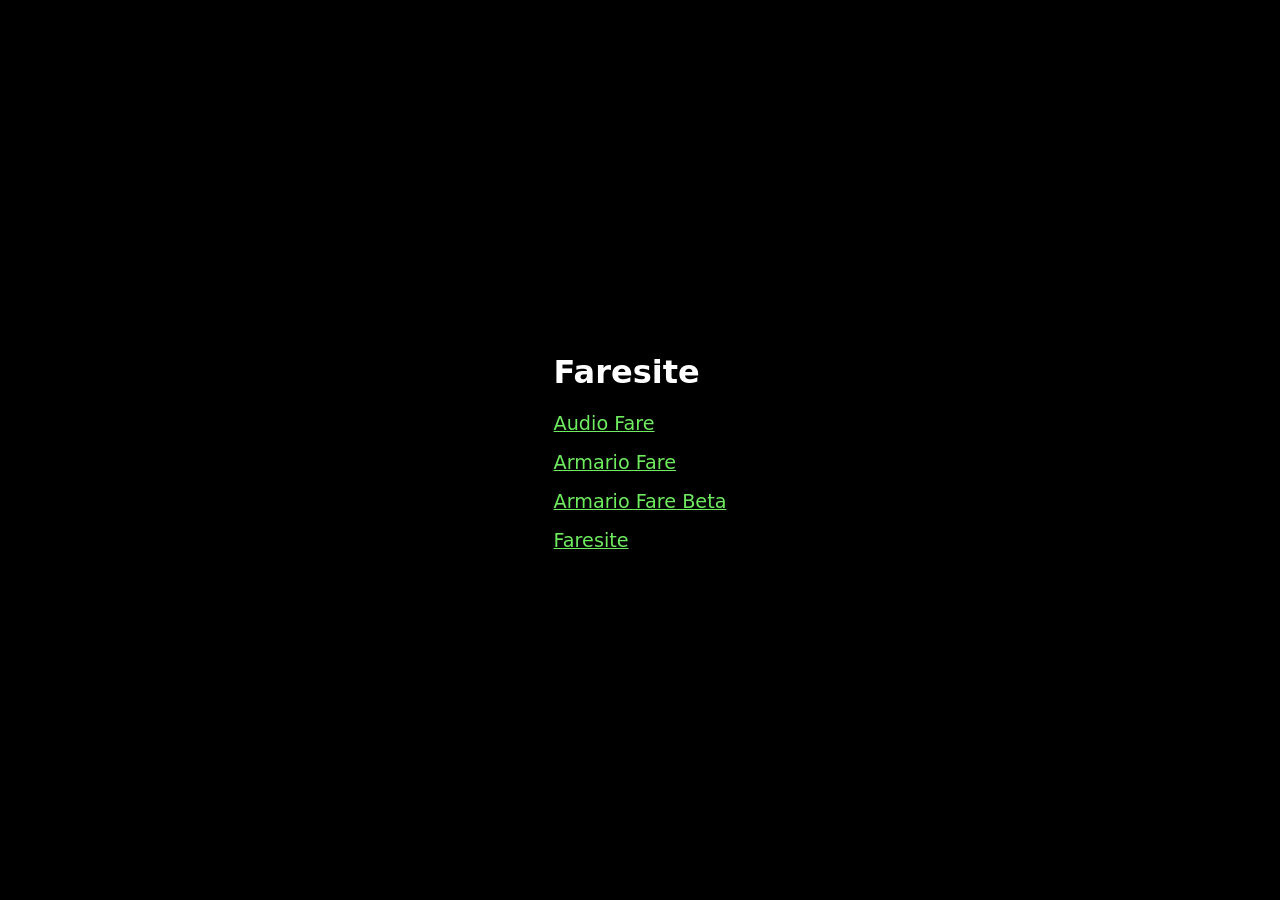
<file: index.html>
<!doctype html>
<html lang="es"><head><meta charset="utf-8"><meta name="viewport" content="width=device-width,initial-scale=1">
<title>Faresite</title>
<style>:root{color-scheme:dark}body{margin:0;min-height:100vh;display:grid;place-items:center;background:#000;color:#fff;font-family:system-ui,sans-serif}a{color:#6eeb5f;font-size:1.2rem}</style>
</head><body><main><h1>Faresite</h1><p><a href="audio-fare/">Audio Fare</a></p><p><a href="armario-fare/">Armario Fare</a></p><p><a href="armario-fare-beta/">Armario Fare Beta</a></p><p><a href="faresite/">Faresite</a></p></main></body></html>
</file>
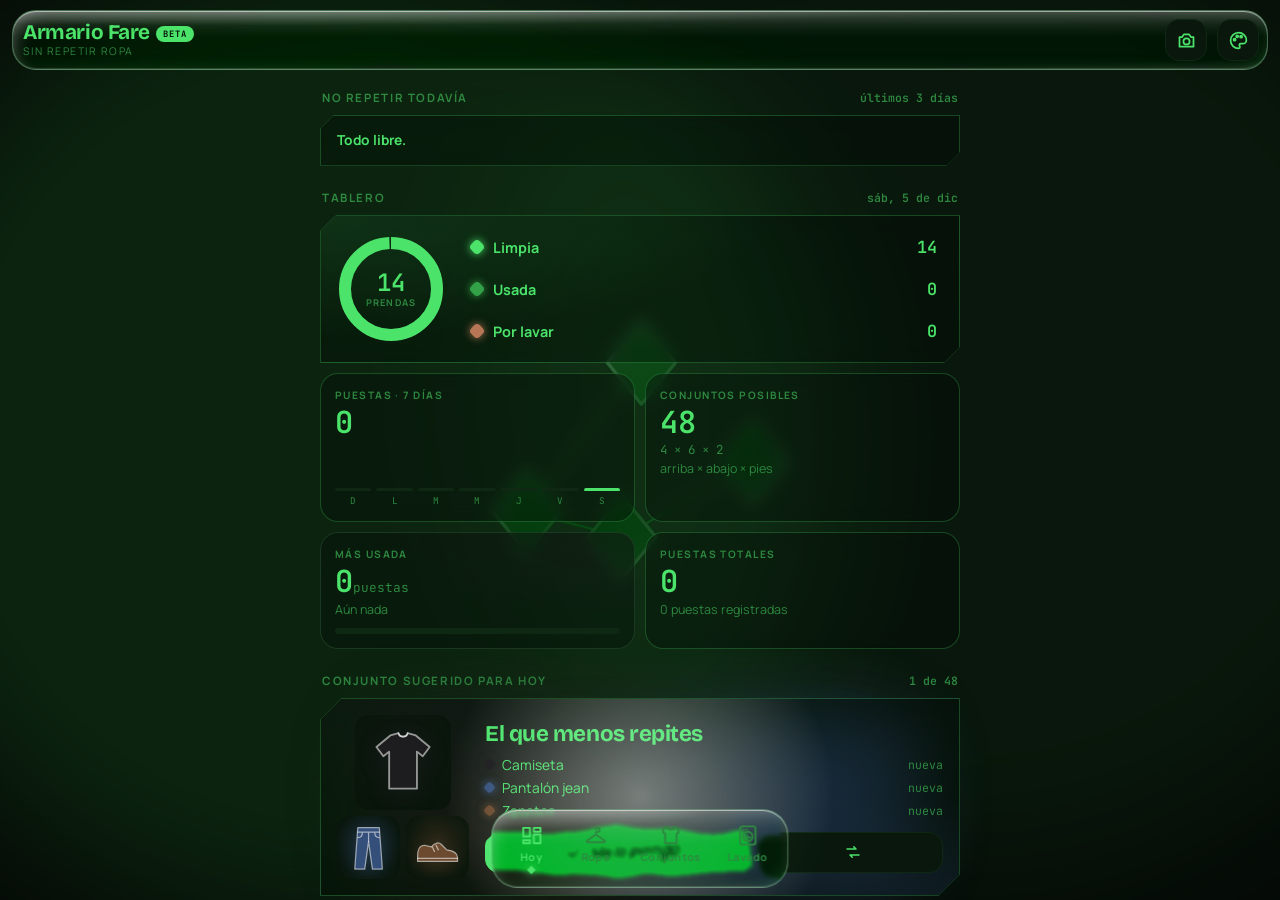
<file: armario-fare-beta/index.html>
<!doctype html>
<html lang="es">
<head>
<meta charset="utf-8">
<meta name="viewport" content="width=device-width,initial-scale=1,viewport-fit=cover">
<link rel="manifest" href="manifest.webmanifest">
<link rel="apple-touch-icon" href="icon-rombos-192.png">
<link rel="icon" href="icon-rombos-192.png">
<meta name="apple-mobile-web-app-capable" content="yes">
<meta name="description" content="Tu ropa al día: qué tienes, qué conjuntos salen, cuántas veces te la has puesto y qué toca lavar.">
<meta property="og:type" content="website">
<meta property="og:site_name" content="Faresite">
<meta property="og:title" content="Armario Fare">
<meta property="og:description" content="Tu ropa al día: conjuntos, puestas y lavado.">
<meta property="og:url" content="https://q12-maker.github.io/Fare-site/armario-fare-beta/">
<meta property="og:image" content="https://q12-maker.github.io/Fare-site/armario-fare/icon-rombos-512.png">
<meta name="theme-color" content="#050a06">
<title>Armario Fare Beta</title>
<link rel="stylesheet" href="fonts/fonts.css">
<style>
/* Armario Fare. Paleta 70/20/10: ambiente en fondos, principal en texto y piezas clave, secundario en acentos. Todo color sale de --amb/--pri/--sec o del color de cada prenda (aura). */
:root{
  --amb:#050a06; --pri:#4be36a; --sec:#1f6b2a;
  --display:"Bricolage Grotesque","Segoe UI",system-ui,sans-serif;
  --body:"Manrope","Segoe UI",system-ui,sans-serif;
  --mono:"JetBrains Mono",ui-monospace,Consolas,monospace;
  --cut:14px; --ease:cubic-bezier(.2,.8,.2,1); --boing:cubic-bezier(.3,1.6,.5,1);
  --onpri:var(--amb);
  --muted:color-mix(in srgb,var(--pri) 58%,var(--amb));
  --line:color-mix(in srgb,var(--pri) 14%,var(--amb));
  --solid:color-mix(in srgb,var(--pri) 6%,var(--amb));
  --glass:color-mix(in srgb,var(--amb) 34%,transparent);
  --edge:color-mix(in srgb,var(--pri) 26%,transparent);
  --slot:color-mix(in srgb,#000 82%,var(--amb));
  --warn:color-mix(in srgb,var(--pri) 30%,#e5484d);
  padding-top:env(safe-area-inset-top,0px);box-sizing:border-box;color-scheme:dark;
}
*,*::before,*::after{box-sizing:border-box}
@property --rx{syntax:'<angle>';inherits:false;initial-value:0deg}
@property --ry{syntax:'<angle>';inherits:false;initial-value:0deg}
@property --gx{syntax:'<percentage>';inherits:true;initial-value:50%}
@property --gy{syntax:'<percentage>';inherits:true;initial-value:50%}
html,body{height:100%;margin:0}
html,body{overflow:hidden;max-width:100%}
body{background:var(--amb);color:var(--pri);font-family:var(--body);font-size:15px;overscroll-behavior:none;-webkit-tap-highlight-color:transparent;transition:background-color .5s}
[hidden]{display:none!important}
button,input,select{font:inherit;color:inherit}
button{background:none;border:0;cursor:pointer;padding:0}
:focus-visible{outline:2px solid var(--pri);outline-offset:2px}
*{scrollbar-width:none}*::-webkit-scrollbar{display:none}
h1,h2,h3{font-family:var(--display);letter-spacing:-.02em;margin:0}
.mono{font-family:var(--mono)}

.app{height:100%;display:flex;flex-direction:column;position:relative;isolation:isolate;overflow:hidden}
.ambient{position:absolute;inset:-20%;z-index:-2;pointer-events:none;opacity:.5;filter:blur(70px)}
.ambient::before,.ambient::after{content:"";position:absolute;width:55%;aspect-ratio:1;border-radius:50%}
.ambient::before{left:6%;top:10%;background:color-mix(in srgb,var(--sec) 55%,transparent)}
.ambient::after{right:4%;bottom:16%;background:color-mix(in srgb,var(--pri) 12%,transparent)}
/* «Logo sombra» (regla Fare de logo discreto, igual que la Administración de Stylo Vayet): logo de Faresite en una sola tinta,
   tinte translúcido del acento de la paleta en uso, liquid glass + clear glass, centrado y respirando despacio. Sin logo en la barra. */
.lsombra{position:absolute;left:50%;top:50%;width:min(34vmin,340px);aspect-ratio:862/756;translate:-50% -50%;z-index:-1;pointer-events:none;
  background:linear-gradient(150deg,color-mix(in srgb,#fff 10%,transparent),color-mix(in srgb,var(--pri) 8.5%,transparent) 42%,color-mix(in srgb,var(--pri) 4%,transparent) 62%,color-mix(in srgb,#fff 7%,transparent));
  -webkit-backdrop-filter:blur(6px) saturate(1.6) brightness(1.12);backdrop-filter:blur(6px) saturate(1.6) brightness(1.12);
  -webkit-mask:url(faresite-logo-sombra.svg) center/contain no-repeat;mask:url(faresite-logo-sombra.svg) center/contain no-repeat;animation:af-respira 9s ease-in-out infinite}
.lsombra::before,.lsombra::after{content:"";position:absolute;inset:0}
.lsombra::before{background:linear-gradient(115deg,transparent 38%,color-mix(in srgb,#fff 13%,transparent) 50%,transparent 62%) 0 0/260% 100%;animation:af-liquido 11s ease-in-out infinite}
.lsombra::after{background:linear-gradient(135deg,color-mix(in srgb,#fff 30%,transparent),color-mix(in srgb,#fff 5%,transparent) 48%,color-mix(in srgb,#fff 16%,transparent));
  -webkit-mask:url(faresite-logo-borde.svg) center/contain no-repeat;mask:url(faresite-logo-borde.svg) center/contain no-repeat}
@keyframes af-respira{50%{scale:1.025}}
@keyframes af-liquido{0%,100%{background-position:100% 0}50%{background-position:0 0}}
@media (prefers-reduced-motion:reduce){.lsombra,.lsombra::before{animation:none}}
.beta{display:inline-block;vertical-align:middle;margin-left:6px;padding:2px 7px;border-radius:999px;font:700 .55rem var(--mono);letter-spacing:.1em;background:var(--pri);color:var(--onpri)}
/* No repetir: prendas puestas hace poco */
.card.rep .pic{opacity:.5;filter:saturate(.6)}
.card .when{position:absolute;left:12px;top:12px;z-index:6;padding:3px 8px;border-radius:999px;font:700 .6rem var(--mono);background:var(--warn);color:#fff;box-shadow:0 0 12px color-mix(in srgb,var(--warn) 60%,transparent)}
.card .when.ok{background:color-mix(in srgb,var(--pri) 18%,var(--amb));color:var(--pri);box-shadow:none;border:1px solid var(--edge)}
.quitp{padding:5px 12px;border-radius:999px;font:700 .68rem var(--body);letter-spacing:.08em;text-transform:uppercase;background:var(--solid);border:1px solid var(--line);color:var(--warn)}
.card{-webkit-touch-callout:none;user-select:none}
.card.qsel{outline:2px solid var(--warn);outline-offset:-2px}
.card .qk{position:absolute;right:12px;top:12px;z-index:6;width:26px;height:26px;border-radius:50%;display:grid;place-items:center;border:2px solid var(--muted);background:color-mix(in srgb,var(--amb) 60%,transparent)}
.card.qsel .qk{background:var(--warn);border-color:var(--warn);color:#fff}
.card .qk svg{width:16px;height:16px;opacity:0}.card.qsel .qk svg{opacity:1}
.qbar{position:fixed;z-index:9;left:max(12px,env(safe-area-inset-left,0px));right:max(12px,env(safe-area-inset-right,0px));bottom:calc(104px + env(safe-area-inset-bottom,0px));
  display:flex;gap:8px;padding:8px;border-radius:24px;max-width:640px;margin:0 auto}
.qbar>*{position:relative;z-index:3}
.qbar .btn{flex:1 1 auto;padding:11px 12px;border-radius:999px;font-size:.86rem}
.qbar .btn.qx{flex:0 0 46px;padding:0}.qbar .btn.qx svg{width:18px;height:18px}
.qbar .btn.go{background:var(--warn);color:#fff;border-color:var(--warn)}
.qn{font-family:var(--mono);color:var(--pri);font-weight:700}
.shx{position:absolute;right:0;top:0;z-index:5}
.sheet .sh-hero{grid-template-columns:88px minmax(0,1fr);padding-right:36px}
.card .when.cond{background:color-mix(in srgb,var(--warn) 85%,#000)}
.chip.chw[aria-pressed="true"]{background:var(--warn);border-color:var(--warn);color:#fff}
.pasos{margin:0;padding-left:20px;color:var(--muted);line-height:1.6;font-size:.9rem}.pasos b{color:var(--pri)}
.tipos{display:grid;grid-template-columns:repeat(3,minmax(0,1fr));gap:8px}
.tipos:not(.col) .tipo{padding:10px 9px;--cut:10px}
.tipos:not(.col) .tipo .pic{width:46px}
.tipos:not(.col) .tipo b{font-size:.86rem;white-space:nowrap;overflow:hidden;text-overflow:ellipsis;max-width:100%}
.tipos:not(.col) .tipo small{font-size:.66rem}
.tipos:not(.col) .tipo .tn{font-size:1.45rem;right:9px;top:7px}
.tipos:not(.col) .tipo .dots{gap:4px}.tipos:not(.col) .tipo .dots i{width:11px;height:11px}
/* Columna: un bloque por fila */
.tipos.col{grid-template-columns:minmax(0,1fr)}
.tipos.col .tipo{display:grid;grid-template-columns:56px minmax(0,1fr) auto;grid-template-rows:auto auto auto;column-gap:12px;row-gap:2px;align-items:center}
.tipos.col .tipo .pic{grid-row:1/4;grid-column:1;width:56px;margin:0}
.tipos.col .tipo b,.tipos.col .tipo small,.tipos.col .tipo .dots{grid-column:2}
.tipos.col .tipo .tn{position:static;grid-column:3;grid-row:1/4;font-size:1.8rem}
.tipos.col .tipo .dots{margin-top:2px}
.vbtn{width:30px;height:30px;display:grid;place-items:center;border-radius:50%;background:var(--solid);border:1px solid var(--line);color:var(--pri)}
.vbtn svg{width:15px;height:15px}
.tipo{display:flex;flex-direction:column;align-items:flex-start;gap:4px;padding:12px;text-align:left;min-width:0}
.tipo>*{position:relative;z-index:3}
.tipo .pic{width:64px;margin-bottom:4px}
.tipo b{font-family:var(--display);font-size:1.05rem}
.tipo small{font-size:.74rem;color:var(--muted)}
.tipo .tr{font-style:normal;color:var(--warn);font-weight:700}
.tipo .tn{position:absolute;right:12px;top:8px;font:700 2rem var(--mono);line-height:1;color:var(--pri)}
.tipo .dots{display:flex;flex-wrap:wrap;gap:5px;margin-top:4px;align-items:center}
.tipo .dots i{width:14px;height:14px;border-radius:50%;background:var(--c);border:1px solid color-mix(in srgb,#fff 35%,transparent);box-shadow:0 0 8px color-mix(in srgb,var(--c) 60%,transparent)}
.tipo .dots em{font:700 .66rem var(--mono);font-style:normal;color:var(--muted)}
.backp{display:inline-flex;align-items:center;gap:6px;padding:7px 14px 7px 10px;border-radius:999px;background:var(--solid);border:1px solid var(--line);font-size:.8rem;font-weight:700;margin-top:4px}
.backp svg{width:16px;height:16px}
.man details{border-bottom:1px solid var(--line)}
.man summary{list-style:none;cursor:pointer;padding:13px 2px;font-weight:700;display:flex;justify-content:space-between}
.man summary::-webkit-details-marker{display:none}
.man summary::after{content:"+";font-family:var(--mono);color:var(--muted)}
.man details[open] summary::after{content:"−"}
.man p{margin:0 2px 14px;color:var(--muted);font-size:.88rem;line-height:1.55}
.chips.clases{margin-top:-4px}
.chip.addc{color:var(--pri);border-style:dashed}
.recent{display:flex;gap:10px;overflow-x:auto;margin:0 -16px;padding:4px 16px 6px}
.recent button{flex:none;width:86px;display:flex;flex-direction:column;gap:5px;text-align:center;font-size:.72rem;min-width:0}
.recent button b{white-space:nowrap;overflow:hidden;text-overflow:ellipsis}
.recent button em{font-style:normal;font-family:var(--mono);font-size:.62rem;color:var(--warn);font-weight:700}
.recent .pic{opacity:.75}
.ok-banner{padding:14px 16px;font-size:.86rem;line-height:1.5;color:var(--muted)}
.ok-banner b{color:var(--pri)}
.reprow{display:flex;align-items:center;gap:10px;padding:8px 0}
.reprow .pic{width:52px;flex:none}
.reprow b{display:block}.reprow span{font-size:.78rem;color:var(--warn);font-weight:700}

/* 1. Vidrio claro (piezas recortadas: el 30% que destaca) */
.cutg{position:relative;background:var(--glass);backdrop-filter:blur(8px) saturate(1.1);-webkit-backdrop-filter:blur(8px) saturate(1.1);border:1px solid var(--edge);
  clip-path:polygon(var(--cut) 0,100% 0,100% calc(100% - var(--cut)),calc(100% - var(--cut)) 100%,0 100%,0 var(--cut))}
.cutg::before,.cutg::after{content:"";position:absolute;width:var(--cut);height:var(--cut);pointer-events:none;z-index:4;
  background:linear-gradient(to bottom right,transparent calc(50% - .7px),var(--edge) 50%,transparent calc(50% + .7px))}
.cutg::before{left:-1px;top:-1px}.cutg::after{right:-1px;bottom:-1px}
/* Vidrio redondeado (el 70% que se repite) */
.rg{position:relative;background:var(--glass);backdrop-filter:blur(8px);-webkit-backdrop-filter:blur(8px);border:1px solid var(--edge);border-radius:18px}

/* 1b. Liquid glass en piezas flotantes */
.liquid{--lgt:color-mix(in srgb,#fff 50%,transparent);
  background:linear-gradient(180deg,color-mix(in srgb,#fff 14%,transparent),transparent 45%),color-mix(in srgb,var(--amb) 30%,transparent);
  border:1px solid color-mix(in srgb,#fff 20%,var(--edge));
  backdrop-filter:blur(14px) saturate(1.8) brightness(1.06);-webkit-backdrop-filter:blur(14px) saturate(1.8) brightness(1.06);
  box-shadow:inset 0 1px 0 var(--lgt),inset 0 -1px 1px color-mix(in srgb,#fff 16%,transparent),inset 10px 10px 22px -16px var(--lgt),inset -10px -10px 22px -18px color-mix(in srgb,var(--pri) 30%,transparent);
  transition:scale .35s var(--boing)}
.lg-refract .liquid{backdrop-filter:url(#lg) blur(2px) saturate(1.8) brightness(1.06)}
.liquid>.lsh{position:absolute;inset:0;pointer-events:none;border-radius:inherit;z-index:2;mix-blend-mode:screen;
  background:radial-gradient(120% 70% at 20% -10%,rgba(255,255,255,.32),transparent 50%),radial-gradient(80% 60% at 110% 120%,rgba(255,255,255,.16),transparent 60%)}
.liquid.press:active{scale:1.03 .96}

/* 8. Tilt 3D con glare */
.tl{transform:perspective(var(--pp,700px)) rotateX(var(--rx)) rotateY(var(--ry));transition:--rx .25s ease-out,--ry .25s ease-out}
.tl.act{transition:none}
.gl{position:absolute;inset:0;pointer-events:none;z-index:5;mix-blend-mode:soft-light;opacity:0;transition:opacity .25s;border-radius:inherit;
  background:radial-gradient(circle at var(--gx) var(--gy),rgba(255,255,255,.85),rgba(255,255,255,0) 58%)}
.act>.gl{opacity:1}

/* Barra de arriba */
/* Barra de arriba solo en Hoy (el menú) y Ajustes (Juan, 8-nov): en Ropa, Conjuntos y Lavado se esconde para no estorbar */
.app.sinbarra header.top{opacity:0;translate:0 -130%;pointer-events:none}
header.top{transition:opacity .35s var(--ease),translate .35s var(--ease)}
#v-ropa,#v-conj,#v-lav{padding-top:calc(14px + env(safe-area-inset-top,0px))}
header.top{position:absolute;z-index:8;top:10px;left:max(12px,env(safe-area-inset-left,0px));right:max(12px,env(safe-area-inset-right,0px));
  display:flex;align-items:center;gap:10px;padding:8px 8px 8px 10px;border-radius:24px}
header.top>*{position:relative;z-index:3}
.brand{display:flex;align-items:center;gap:10px;flex:1;min-width:0}
.brand img{width:38px;height:38px;flex:none;object-fit:contain;padding:3px;background:color-mix(in srgb,var(--pri) 8%,var(--amb));
  clip-path:polygon(8px 0,100% 0,100% calc(100% - 8px),calc(100% - 8px) 100%,0 100%,0 8px)}
.brand h1{font-size:1.3rem;font-weight:700;line-height:1.05}
.brand small{display:block;font-size:.66rem;letter-spacing:.14em;text-transform:uppercase;color:var(--muted)}
.ibtn{width:42px;height:42px;flex:none;display:grid;place-items:center;border-radius:14px;background:var(--solid);border:1px solid var(--line)}
.ibtn svg{width:21px;height:21px}
.ibtn.on{background:var(--pri);color:var(--onpri)}

/* Vistas con crossfade */
main{flex:1;position:relative;min-height:0}
.view{position:absolute;inset:0;overflow-y:auto;overflow-x:hidden;overscroll-behavior:contain;
  padding:84px max(16px,env(safe-area-inset-right,0px)) calc(120px + env(safe-area-inset-bottom,0px)) max(16px,env(safe-area-inset-left,0px));
  opacity:0;visibility:hidden;transform:translateY(8px);transition:opacity .35s var(--ease),transform .35s var(--ease),visibility 0s .35s}
.view.on{opacity:1;visibility:visible;transform:none;transition:opacity .35s var(--ease),transform .35s var(--ease)}
.wrap{max-width:640px;margin:0 auto}
.label{display:flex;align-items:baseline;justify-content:space-between;gap:10px;font-size:.72rem;letter-spacing:.14em;text-transform:uppercase;color:var(--muted);margin:24px 2px 10px;font-weight:700}
.label em{font-style:normal;font-family:var(--mono);letter-spacing:0;text-transform:none}
.sub{color:var(--muted);font-size:.86rem;line-height:1.5;margin:4px 2px 0}

/* 14. Glassy dashboard */
.dash{display:grid;grid-template-columns:repeat(2,minmax(0,1fr));gap:10px}
.tile{padding:14px;min-width:0;overflow:hidden}
.tile .k{font-size:.64rem;letter-spacing:.14em;text-transform:uppercase;color:var(--muted);font-weight:700}
.tile .v{font-family:var(--mono);font-size:1.9rem;font-weight:700;line-height:1.1;margin-top:4px;font-variant-numeric:tabular-nums}
.tile .v small{font-size:.8rem;color:var(--muted);font-weight:400}
.tile .s{font-size:.78rem;color:var(--muted);margin-top:2px;white-space:nowrap;overflow:hidden;text-overflow:ellipsis}
.tile.main{grid-column:1/-1;display:grid;grid-template-columns:112px minmax(0,1fr);gap:16px;align-items:center;--cut:16px;
  background:radial-gradient(100% 120% at 0% 0%,color-mix(in srgb,var(--pri) 12%,transparent),transparent 70%),var(--glass)}
.ring{width:112px;height:112px;position:relative}
.ring svg{width:100%;height:100%;transform:rotate(-90deg)}
.ring circle{fill:none;stroke-width:12;transition:stroke-dasharray .9s var(--ease),stroke-dashoffset .9s var(--ease)}
.ring .bg{stroke:var(--line)}
.ring b{position:absolute;inset:0;display:flex;flex-direction:column;align-items:center;justify-content:center;text-align:center;font-family:var(--mono);font-size:1.5rem;line-height:1}
.ring b small{display:block;font-size:.58rem;letter-spacing:.12em;color:var(--muted);font-family:var(--body);margin-top:3px}
.legend{display:grid;gap:8px}
.legend button{display:grid;grid-template-columns:12px minmax(0,1fr) auto;gap:10px;align-items:center;text-align:left;padding:6px 8px;border-radius:12px}
.legend button:active{background:var(--solid)}
.legend i{width:12px;height:12px;border-radius:4px;transform:rotate(45deg)}
.legend span{font-weight:700;font-size:.9rem}
.legend b{font-family:var(--mono);font-size:1.05rem}
.bars{display:flex;align-items:flex-end;gap:5px;height:42px;margin-top:10px}
.bars i{flex:1;background:color-mix(in srgb,var(--pri) 70%,transparent);border-radius:4px 4px 2px 2px;min-height:3px;height:0;transition:height .8s var(--ease)}
.bars i.z{background:var(--line)}
.bars i.t{background:var(--pri);box-shadow:0 0 12px -2px var(--pri)}
.days{display:flex;gap:5px;margin-top:4px}.days span{flex:1;text-align:center;font-family:var(--mono);font-size:.58rem;color:var(--muted)}
.meter{height:6px;border-radius:6px;background:var(--line);margin-top:10px;overflow:hidden}
.meter i{display:block;height:100%;width:0;border-radius:6px;background:var(--c,var(--pri));transition:width .8s var(--ease)}
.tile.aura{background:radial-gradient(120% 100% at 100% 0%,color-mix(in srgb,var(--c) 32%,transparent),transparent 70%),var(--glass);border-color:color-mix(in srgb,var(--c) 45%,var(--edge))}

/* Prendas: dibujo con el color de la prenda o su foto */
.pic{position:relative;display:grid;place-items:center;border-radius:14px;aspect-ratio:1;overflow:hidden;
  background:radial-gradient(80% 80% at 50% 40%,color-mix(in srgb,var(--c) 34%,transparent),transparent 72%),color-mix(in srgb,var(--pri) 5%,var(--amb))}
.pic svg{width:78%;height:78%;filter:drop-shadow(0 6px 10px color-mix(in srgb,var(--c) 45%,transparent))}
.pic svg .m{fill:var(--c);stroke:var(--cs);stroke-width:1.6;stroke-linejoin:round}
.pic svg .x{fill:none;stroke:var(--cs);stroke-width:1.6;stroke-linecap:round;stroke-linejoin:round}
.pic img{position:absolute;inset:0;width:100%;height:100%;object-fit:cover}

/* 11. Aura: cada pieza se tiñe con el color de su contenido */
.grid{display:grid;grid-template-columns:repeat(3,minmax(0,1fr));gap:10px}
@media (min-width:560px){.grid{grid-template-columns:repeat(4,minmax(0,1fr))}}
.card{position:relative;--pp:520px;display:flex;flex-direction:column;gap:6px;padding:7px 7px 9px;text-align:left;border-radius:18px;min-width:0;
  background:radial-gradient(130% 80% at 50% 0%,color-mix(in srgb,var(--c) 30%,transparent),transparent 78%),var(--glass);
  border:1px solid color-mix(in srgb,var(--c) 40%,var(--edge));box-shadow:0 10px 28px -18px var(--c);
  transition:scale .3s var(--boing),--rx .25s,--ry .25s,opacity .3s}
.card:hover{scale:1.04}
.card b{font-size:.84rem;white-space:nowrap;overflow:hidden;text-overflow:ellipsis;padding:0 2px}
.card .meta{display:flex;justify-content:space-between;align-items:center;gap:4px;padding:0 2px;font-size:.7rem;color:var(--muted)}
.card .meta span{font-family:var(--mono)}
.card .meta .st{font-family:var(--body);white-space:nowrap;overflow:hidden;min-width:0;font-size:.6rem}
.st{display:inline-flex;align-items:center;gap:5px;font-size:.66rem;font-weight:700;letter-spacing:.06em;text-transform:uppercase}
.st i{width:8px;height:8px;border-radius:2px;transform:rotate(45deg);background:var(--sc)}
.s-limpia{--sc:var(--pri)}.s-usada{--sc:color-mix(in srgb,var(--pri) 45%,var(--sec))}.s-lavar{--sc:var(--warn)}
.card.s-lavar .pic{opacity:.55}
.card.s-lavar::after{content:"";position:absolute;right:8px;top:8px;width:10px;height:10px;border-radius:3px;transform:rotate(45deg);background:var(--warn);box-shadow:0 0 10px var(--warn)}

.chips{display:flex;gap:8px;overflow-x:auto;margin:0 -16px 12px;padding:2px 16px}
.chip{flex:none;display:inline-flex;align-items:center;gap:6px;padding:8px 14px;border-radius:999px;background:var(--solid);border:1px solid var(--line);font-size:.82rem;font-weight:700;color:var(--muted);transition:background .2s,color .2s}
.chip b{font-family:var(--mono);font-weight:400}
.chip[aria-pressed="true"]{background:var(--pri);color:var(--onpri);border-color:var(--pri)}

.btn{display:inline-flex;align-items:center;justify-content:center;gap:8px;padding:12px 18px;font-weight:700;border-radius:14px;background:var(--solid);border:1px solid var(--line);transition:scale .3s var(--boing)}
.btn:active{scale:.96}
.btn svg{width:18px;height:18px}
.btn.pri{background:var(--pri);color:var(--onpri);border-color:var(--pri);clip-path:polygon(10px 0,100% 0,100% calc(100% - 10px),calc(100% - 10px) 100%,0 100%,0 10px)}
.btn.warn{color:var(--warn)}
.btn.wide{width:100%}
.btn:disabled{opacity:.4}
.row2{display:flex;gap:8px;flex-wrap:wrap}.row2>.btn{flex:1 1 auto}

/* Conjunto sugerido: ventana destacada con sway, tilt y aura de hasta 3 colores */
.heroWrap{position:relative;perspective:900px;margin-top:4px}
.halo{position:absolute;inset:8% 6%;z-index:-1;filter:blur(34px);opacity:.75;border-radius:40px;
  background:radial-gradient(circle at 20% 25%,var(--a1),transparent 60%),radial-gradient(circle at 80% 50%,var(--a2),transparent 60%),radial-gradient(circle at 35% 85%,var(--a3),transparent 60%)}
.hero{--cut:22px;--pp:900px;padding:16px;display:grid;grid-template-columns:132px minmax(0,1fr);gap:16px;align-items:center;
  background:radial-gradient(90% 70% at 15% 0%,color-mix(in srgb,var(--a1) 26%,transparent),transparent 70%),radial-gradient(90% 70% at 100% 100%,color-mix(in srgb,var(--a2) 22%,transparent),transparent 70%),var(--glass)}
.hero.sway:not(.act){animation:sway 8s ease-in-out infinite}
.hero.sway:not(.act) .gl{opacity:.75}
@keyframes sway{0%,100%{--rx:6deg;--ry:-9deg;--gx:20%;--gy:15%}25%{--rx:-4deg;--ry:-4deg;--gx:35%;--gy:80%}50%{--rx:-6deg;--ry:9deg;--gx:85%;--gy:85%}75%{--rx:5deg;--ry:5deg;--gx:75%;--gy:20%}}
.stack{display:grid;gap:6px}
.stack .pic{border-radius:14px}
.hero .stack{grid-template-columns:1fr 1fr;grid-template-rows:auto auto}
.hero .stack .pic:first-child{grid-column:1/-1;width:72%;justify-self:center}
.hero h2{font-size:1.4rem;line-height:1.15}
.hero ul{list-style:none;margin:8px 0 12px;padding:0;display:grid;gap:4px;font-size:.86rem}
.hero li{display:flex;gap:8px;align-items:center;min-width:0}
.hero li i{width:9px;height:9px;flex:none;border-radius:3px;transform:rotate(45deg);background:var(--c);box-shadow:0 0 8px var(--c)}
.hero li span{white-space:nowrap;overflow:hidden;text-overflow:ellipsis}
.hero li small{margin-left:auto;font-family:var(--mono);color:var(--muted);font-size:.72rem;flex:none}
.hero .row2 .btn{padding:10px 12px;font-size:.86rem}
.emptyHero{padding:20px;--cut:18px;line-height:1.55;color:var(--muted)}
.emptyHero b{color:var(--pri)}

/* 6. Carrusel de vidrio en abanico */
.carousel{display:flex;gap:12px;overflow-x:auto;scroll-snap-type:x mandatory;padding:18px calc(50% - 70px) 22px;margin:0 -16px;perspective:800px}
.combo{flex:0 0 140px;scroll-snap-align:center;padding:9px;border-radius:20px;text-align:left;
  transform:rotateY(var(--cy,0deg)) scale(var(--s,1));filter:blur(var(--bl,0px));opacity:var(--op,1);transition:transform .12s linear;
  background:radial-gradient(circle at 15% 10%,color-mix(in srgb,var(--a1) 34%,transparent),transparent 60%),radial-gradient(circle at 90% 55%,color-mix(in srgb,var(--a2) 28%,transparent),transparent 60%),radial-gradient(circle at 30% 100%,color-mix(in srgb,var(--a3) 28%,transparent),transparent 60%),var(--glass);
  box-shadow:0 16px 34px -20px var(--a1),0 0 30px -14px var(--a2)}
.combo .stack{grid-template-columns:1fr 1fr}
.combo .stack .pic:first-child{grid-column:1/-1;width:66%;justify-self:center}
.combo .n{font-family:var(--mono);font-size:.66rem;color:var(--muted);margin-top:7px}
.combo b{display:block;font-size:.78rem;white-space:nowrap;overflow:hidden;text-overflow:ellipsis}

/* Filas (listas) */
.list{list-style:none;margin:0;padding:0;display:flex;flex-direction:column;gap:8px}
.rowi{display:grid;grid-template-columns:48px minmax(0,1fr) auto;gap:12px;align-items:center;padding:8px 10px 8px 8px;border-radius:16px;
  background:linear-gradient(90deg,color-mix(in srgb,var(--c) 22%,transparent),color-mix(in srgb,var(--c) 5%,transparent) 70%,transparent),var(--glass);
  border:1px solid color-mix(in srgb,var(--c) 30%,var(--line));transition:opacity .3s,transform .3s var(--ease)}
.rowi .pic{width:48px;border-radius:12px}
.rowi .t{min-width:0;text-align:left}
.rowi .t b{display:block;white-space:nowrap;overflow:hidden;text-overflow:ellipsis}
.rowi .t span{display:block;font-size:.78rem;color:var(--muted);white-space:nowrap;overflow:hidden;text-overflow:ellipsis}
.rowi .act2{display:flex;gap:6px}
.sbtn{padding:8px 11px;border-radius:12px;font-size:.76rem;font-weight:700;background:var(--solid);border:1px solid var(--line);white-space:nowrap}
.sbtn.pri{background:var(--pri);color:var(--onpri);border-color:var(--pri)}
.minis{display:flex;width:48px;height:48px;position:relative}
.minis .pic{position:absolute;width:30px;border-radius:9px;border:1px solid var(--line)}
.minis .pic:nth-child(1){left:0;top:0}.minis .pic:nth-child(2){right:0;top:9px}.minis .pic:nth-child(3){left:9px;bottom:0}
.log .rowi{grid-template-columns:48px minmax(0,1fr) auto}
.x{width:34px;height:34px;display:grid;place-items:center;border-radius:10px;color:var(--muted)}
.x svg{width:16px;height:16px}
.none{padding:18px;border-radius:18px;border:1px dashed var(--line);color:var(--muted);line-height:1.5;font-size:.9rem}

/* 7. Navbar de liquid glass con 2. magnificación tipo dock */
nav.navbar{position:fixed;left:50%;translate:-50% 0;bottom:calc(12px + env(safe-area-inset-bottom,0px));z-index:9;display:flex;gap:2px;padding:8px;border-radius:26px;max-width:calc(100% - 20px)}
nav.navbar button{position:relative;z-index:3;display:flex;flex-direction:column;align-items:center;gap:3px;padding:6px 12px;min-width:62px;color:var(--muted);font-size:.66rem;font-weight:700;letter-spacing:.04em;
  transform-origin:center bottom;scale:var(--m,1);transition:scale .15s ease-out,color .2s}
nav.navbar button svg{width:23px;height:23px}
nav.navbar button[aria-current="page"]{color:var(--pri)}
nav.navbar button[aria-current="page"]::after{content:"";width:6px;height:6px;background:var(--pri);transform:rotate(45deg);box-shadow:0 0 8px var(--pri)}
nav.navbar button .bd{position:absolute;top:0;right:8px;min-width:17px;height:17px;padding:0 4px;border-radius:9px;background:var(--warn);color:#fff;font-family:var(--mono);font-size:.62rem;display:grid;place-items:center}

/* Hojas (3. blur detrás) */
.scrim{position:fixed;inset:0;z-index:15;background:color-mix(in srgb,#000 40%,transparent);-webkit-backdrop-filter:blur(6px);backdrop-filter:blur(6px);opacity:0;transition:opacity .3s}
.scrim.on{opacity:1}
.sheet{position:fixed;left:max(10px,env(safe-area-inset-left,0px));right:max(10px,env(safe-area-inset-right,0px));bottom:calc(10px + env(safe-area-inset-bottom,0px));z-index:16;
  max-width:560px;margin-inline:auto;max-height:84vh;overflow:auto;padding:18px 16px 16px;--cut:22px;
  clip-path:polygon(var(--cut) 0,100% 0,100% calc(100% - var(--cut)),calc(100% - var(--cut)) 100%,0 100%,0 var(--cut));
  transform:translateY(30px);opacity:0;transition:transform .4s var(--boing),opacity .25s}
.sheet.on{transform:none;opacity:1}
.sheet>.in{position:relative;z-index:3}
.sh-hero{display:grid;grid-template-columns:110px minmax(0,1fr);gap:14px;align-items:center;margin-bottom:12px}
.sh-hero .pic{border-radius:18px}
.sh-hero h3{font-size:1.45rem;line-height:1.1}
.sh-hero .cat{color:var(--muted);font-size:.85rem;margin:4px 0 8px}
.sh-title{display:flex;align-items:center;gap:10px;margin-bottom:12px}
.sh-title h3{flex:1;font-size:1.3rem}
.stats{display:grid;grid-template-columns:repeat(2,minmax(0,1fr));gap:8px;margin:8px 0 12px}
.stats div{padding:10px 12px;border-radius:14px;background:var(--solid);border:1px solid var(--line)}
.stats small{display:block;font-size:.6rem;letter-spacing:.12em;text-transform:uppercase;color:var(--muted);font-weight:700}
.stats b{font-family:var(--mono);font-size:1.25rem}
.stats b small{display:inline;letter-spacing:0;text-transform:none;font-weight:400;font-size:.75rem}
.field{display:grid;gap:6px;font-size:.78rem;color:var(--muted);font-weight:700;margin-top:12px}
.inp{width:100%;padding:12px 14px;border-radius:14px;border:1px solid var(--line);background:var(--solid);outline:none;font-size:1rem;color:var(--pri)}
.inp:focus{border-color:var(--pri)}
.catgrid{display:grid;grid-template-columns:repeat(4,minmax(0,1fr));gap:6px}
.catgrid button{display:flex;flex-direction:column;align-items:center;gap:2px;padding:6px 2px 7px;border-radius:14px;border:1px solid var(--line);background:var(--solid);font-size:.66rem;font-weight:700;color:var(--muted)}
.catgrid button .pic{width:40px;background:none}
.catgrid button[aria-pressed="true"]{border-color:var(--pri);color:var(--pri);box-shadow:0 0 16px -6px var(--pri)}
.colrow{display:flex;gap:8px;align-items:center;flex-wrap:wrap}
.colrow input[type=color]{width:52px;height:44px;border:1px solid var(--line);border-radius:12px;background:none;padding:2px}
.sw{width:30px;height:30px;border-radius:9px;border:2px solid var(--line);background:var(--c)}
.sw[aria-pressed="true"]{border-color:var(--pri);box-shadow:0 0 10px var(--c)}
.stepper{display:flex;align-items:center;gap:10px}
.stepper button{width:44px;height:44px;border-radius:14px;background:var(--solid);border:1px solid var(--line);font-size:1.3rem;font-weight:700}
.stepper b{font-family:var(--mono);font-size:1.4rem;min-width:2ch;text-align:center}
.stepper span{font-size:.8rem;font-weight:400;color:var(--muted);flex:1}
.pickrow{display:flex;gap:8px;overflow-x:auto;margin:0 -16px;padding:4px 16px 6px}
.pk{flex:0 0 78px;display:flex;flex-direction:column;gap:4px;padding:5px;border-radius:14px;border:1px solid var(--line);background:var(--solid);font-size:.68rem;font-weight:700;text-align:center;color:var(--muted);transition:scale .3s var(--boing)}
.pk span{white-space:nowrap;overflow:hidden;text-overflow:ellipsis}
.pk[aria-pressed="true"]{border-color:var(--c,var(--pri));color:var(--pri);box-shadow:0 0 18px -6px var(--c,var(--pri));background:color-mix(in srgb,var(--c,var(--pri)) 16%,var(--solid));scale:1.04}
.pk.dirty{opacity:.5}
.pk.nonepk{justify-content:center;min-height:90px}
.note{font-size:.8rem;color:var(--muted);line-height:1.5;margin:10px 2px 0}
.warnbox{padding:10px 12px;border-radius:14px;border:1px solid color-mix(in srgb,var(--warn) 50%,transparent);color:var(--warn);font-size:.84rem;margin:8px 0;line-height:1.4}

/* Paletas */
.bar7{display:flex;height:58px;border-radius:16px;overflow:hidden;border:1px solid var(--line)}
.bar7 div{display:flex;align-items:flex-end;padding:6px 8px;font-family:var(--mono);font-size:.68rem}
.cpick{display:grid;grid-template-columns:repeat(3,minmax(0,1fr));gap:8px;margin-top:10px}
.cpick label{display:flex;flex-direction:column;gap:6px;padding:10px;border-radius:16px;background:var(--solid);border:1px solid var(--line);font-size:.76rem;font-weight:700}
.cpick label em{font-style:normal;font-weight:400;color:var(--muted);font-family:var(--mono)}
.cpick input{width:100%;height:38px;border:0;border-radius:10px;background:none;padding:0}
.plist .rowi{grid-template-columns:minmax(0,1fr) auto;background:var(--solid);border-color:var(--line);padding:12px 10px 12px 14px}
.plist .rowi.cur{border-color:var(--pri);box-shadow:0 0 18px -8px var(--pri)}
.plist .t b small{font-weight:400;color:var(--pri);font-size:.68rem;letter-spacing:.12em;text-transform:uppercase;margin-left:8px}
.toggle{display:flex;align-items:center;justify-content:space-between;gap:12px;padding:12px 14px;border-radius:16px;background:var(--solid);border:1px solid var(--line);font-weight:700;width:100%;text-align:left}
.toggle i{width:44px;height:26px;border-radius:13px;background:var(--line);position:relative;flex:none;transition:background .2s}
.toggle i::after{content:"";position:absolute;left:3px;top:3px;width:20px;height:20px;border-radius:50%;background:var(--pri);transition:transform .3s var(--boing)}
.toggle[aria-pressed="true"] i{background:var(--sec)}
.toggle[aria-pressed="true"] i::after{transform:translateX(18px)}

/* 9. Impresora: recibo de vidrio que sale de una ranura */
.printer{position:fixed;top:calc(12px + env(safe-area-inset-top,0px));left:50%;translate:-50% 0;width:min(310px,calc(100% - 32px));z-index:30;cursor:pointer}
.slot{height:24px;background:var(--slot);position:relative;z-index:2;border:1px solid color-mix(in srgb,#fff 10%,transparent);
  clip-path:polygon(9px 0,100% 0,100% calc(100% - 9px),calc(100% - 9px) 100%,0 100%,0 9px);box-shadow:0 10px 30px -10px #000}
.slot::after{content:"";position:absolute;left:14px;right:14px;top:50%;height:3px;margin-top:-1px;background:#000;box-shadow:0 1px 0 rgba(255,255,255,.14)}
.paperwrap{overflow:hidden;margin:-12px 14px 0;padding-bottom:14px}
.ticket{position:relative;color:var(--pri);font-family:var(--mono);font-size:.74rem;line-height:1.55;padding:22px 16px 16px;transform:translateY(-105%);
  background:linear-gradient(160deg,color-mix(in srgb,#fff 14%,transparent),transparent 40%),color-mix(in srgb,var(--amb) 42%,transparent);
  backdrop-filter:blur(14px) saturate(1.8);-webkit-backdrop-filter:blur(14px) saturate(1.8);
  border:1px solid color-mix(in srgb,#fff 22%,var(--edge));
  box-shadow:inset 0 1px 0 rgba(255,255,255,.4),inset 10px 10px 22px -16px rgba(255,255,255,.4);
  clip-path:polygon(16px 0,100% 0,100% calc(100% - 16px),calc(100% - 16px) 100%,0 100%,0 16px);text-shadow:0 1px 2px color-mix(in srgb,var(--amb) 70%,transparent)}
.lg-refract .ticket{backdrop-filter:url(#lg) blur(3px) saturate(1.8)}
.ticket h4{margin:0;text-align:center;font-size:.8rem;letter-spacing:.18em}
.ticket .c{text-align:center;color:var(--muted)}
.ticket hr{border:0;border-top:1px dashed var(--pri);opacity:.45;margin:8px 0}
.ticket .ln{display:flex;justify-content:space-between;gap:10px}
.ticket .ln span:first-child{min-width:0;overflow:hidden;text-overflow:ellipsis;white-space:nowrap}
.ticket .bc{height:34px;margin-top:10px;background:repeating-linear-gradient(90deg,var(--pri) 0 2px,transparent 2px 3px,var(--pri) 3px 4px,transparent 4px 7px,var(--pri) 7px 10px,transparent 10px 12px);opacity:.85}
.printer.go .ticket{animation:print 1.15s steps(10,end) forwards}
.printer.out .paperwrap{animation:tear .35s ease-in forwards}
@keyframes print{from{transform:translateY(-105%)}to{transform:translateY(0)}}
@keyframes tear{to{transform:translateY(30px) rotate(3deg);opacity:0}}

.toast{position:fixed;left:50%;translate:-50% 0;bottom:calc(96px + env(safe-area-inset-bottom,0px));z-index:31;padding:11px 18px;border-radius:999px;font-weight:700;font-size:.86rem;opacity:0;transition:opacity .3s,transform .4s var(--boing);transform:translateY(12px);pointer-events:none;max-width:calc(100% - 32px);text-align:center}
.toast.on{opacity:1;transform:none}
.toast span{position:relative;z-index:3}

::view-transition-old(hero),::view-transition-new(hero){animation-duration:.42s;animation-timing-function:cubic-bezier(.2,.8,.2,1);height:100%}

@media (prefers-reduced-motion:reduce){
  .hero.sway:not(.act){animation:none}
  .tl{transform:none!important}
  .card:hover,.pk[aria-pressed="true"]{scale:1}
  nav.navbar button{scale:1!important}
  .combo{transform:none!important;filter:none!important}
  .view{transform:none}
  .printer.go .ticket{animation-duration:.01s}
}
</style>
</head>
<body>
<svg width="0" height="0" style="position:absolute" aria-hidden="true"><filter id="lg" x="0" y="0" width="100%" height="100%" color-interpolation-filters="sRGB"><feTurbulence type="fractalNoise" baseFrequency="0.012 0.018" numOctaves="2" seed="4" result="n"/><feGaussianBlur in="n" stdDeviation="2.5" result="nb"/><feDisplacementMap in="SourceGraphic" in2="nb" scale="30" xChannelSelector="R" yChannelSelector="G"/></filter></svg>
<div class="app" id="app">
  <div class="ambient"></div>
  <div class="lsombra" aria-hidden="true"></div>
  <header class="top liquid press">
    <span class="lsh"></span>
    <div class="brand"><div><h1>Armario Fare<span class="beta">BETA</span></h1><small>Sin repetir ropa</small></div></div>
    <input type="file" id="quickF" accept="image/*" capture="environment" hidden>
    <button class="ibtn" id="addTop" aria-label="Agregar prenda con foto"><svg viewBox="0 0 24 24" fill="none" stroke="currentColor" stroke-width="2" stroke-linejoin="round"><path d="M4 8h3l2-3h6l2 3h3v11H4z"/><circle cx="12" cy="13" r="3.5"/></svg></button>
    <button class="ibtn" id="goAj" aria-label="Ajustes y paletas"><svg viewBox="0 0 24 24" fill="none" stroke="currentColor" stroke-width="2" stroke-linecap="round" stroke-linejoin="round"><path d="M12 3a9 9 0 1 0 0 18c1.1 0 1.6-.8 1.6-1.6 0-.9-.7-1.3-.7-2.2 0-.9.8-1.6 1.7-1.6H17a4 4 0 0 0 4-4c0-4.6-4-8.6-9-8.6z"/><circle cx="7.5" cy="11" r="1.2"/><circle cx="10.5" cy="7.2" r="1.2"/><circle cx="15" cy="7.6" r="1.2"/></svg></button>
  </header>
  <main>
    <section class="view" id="v-hoy"></section>
    <section class="view" id="v-ropa"></section>
    <section class="view" id="v-conj"></section>
    <section class="view" id="v-lav"></section>
    <section class="view" id="v-aj"></section>
  </main>
  <nav class="navbar liquid" id="nav">
    <span class="lsh"></span>
    <button data-v="hoy"><svg viewBox="0 0 24 24" fill="none" stroke="currentColor" stroke-width="2" stroke-linecap="round" stroke-linejoin="round"><path d="M3 13h7V4H3zM14 20h7v-9h-7zM14 4h7v4h-7zM3 17h7v3H3z"/></svg>Hoy</button>
    <button data-v="ropa"><svg viewBox="0 0 24 24" fill="none" stroke="currentColor" stroke-width="2" stroke-linecap="round" stroke-linejoin="round"><path d="M12 6a2 2 0 1 1 2 2c-1 0-2 .7-2 1.7V11l9 6.3c.9.6.5 1.7-.5 1.7H3.5c-1 0-1.4-1.1-.5-1.7L12 11"/></svg>Ropa</button>
    <button data-v="conj"><svg viewBox="0 0 24 24" fill="none" stroke="currentColor" stroke-width="2" stroke-linecap="round" stroke-linejoin="round"><path d="M8 3 4 5v4l2 1v10h12V10l2-1V5l-4-2c-.5 1.6-2 2.6-4 2.6S8.5 4.6 8 3z"/></svg>Conjuntos</button>
    <button data-v="lav"><svg viewBox="0 0 24 24" fill="none" stroke="currentColor" stroke-width="2" stroke-linecap="round" stroke-linejoin="round"><rect x="4" y="2.5" width="16" height="19" rx="2.5"/><circle cx="12" cy="13" r="5"/><path d="M8 6h.01M11 6h.01M9.5 14c1.5-1.2 3.5 1.2 5 0"/></svg>Lavado</button>
  </nav>
</div>
<div class="printer" id="printer" hidden><div class="slot"></div><div class="paperwrap"><div class="ticket" id="ticket"></div></div></div>
<div class="toast liquid" id="toast"><span class="lsh"></span><span id="toastT"></span></div>

<script>
const $=(s,r=document)=>r.querySelector(s),$$=(s,r=document)=>[...r.querySelectorAll(s)];
const RM=matchMedia('(prefers-reduced-motion: reduce)').matches;
const esc=s=>String(s??'').replace(/[&<>"']/g,c=>({'&':'&amp;','<':'&lt;','>':'&gt;','"':'&quot;',"'":'&#39;'}[c]));
const uid=()=>Math.random().toString(36).slice(2,9);
const ymd=d=>d.getFullYear()+'-'+String(d.getMonth()+1).padStart(2,'0')+'-'+String(d.getDate()).padStart(2,'0');
const today=()=>ymd(new Date());

/* ---------- Tipos de prenda: dónde va en el conjunto y cada cuántas puestas se lava (0 = no se lava) ---------- */
const CATS={
  camiseta:{n:'Camiseta',slot:'arriba',lim:1,d:'M21 9 28 7c1 4 7 4 8 0l7 2 12 10-6 8-5-4v32H20V23l-5 4-6-8z',x:'M28 7c1 4 7 4 8 0'},
  camisa:{n:'Camisa',slot:'arriba',lim:2,d:'M23 8 32 13 41 8l8 4 8 37-7 2-5-24v31H19V28l-5 24-7-2 8-38z',x:'M23 8l5 9 4-4 4 4 5-9M32 13v45M30 26h.1M30 36h.1M30 46h.1'},
  chaqueta:{n:'Chaqueta',slot:'capa',lim:6,d:'M22 7 32 11 42 7l9 5 7 39-7 2-6-24v30H19V29l-6 24-7-2 7-39z',x:'M32 11v48M22 7l4 10 6-6 6 6 4-10M24 40h5M35 40h5'},
  pantalon:{n:'Pantalón',slot:'abajo',lim:4,d:'M18 6h28l4 54H37L32 24l-5 36H14z',x:'M18 12h28M32 12v12M24 12c0 5-3 7-6 7M40 12c0 5 3 7 6 7'},
  pantaloneta:{n:'Pantaloneta',slot:'abajo',lim:2,d:'M15 12h34l6 34H36l-4-17-4 17H9z',x:'M15 18h34M32 18v11'},
  boxer:{n:'Bóxer',slot:'interior',lim:1,d:'M13 18h38v8l-2 20H38l-6-10-6 10H15l-2-20z',x:'M13 25h38M32 25v11'},
  medias:{n:'Medias',slot:'medias',lim:1,d:'M26 6h12v32l12 8c6 4 1 13-5 11L27 49c-4-2-4-5-1-8z',x:'M26 12h12M40 50c2-3 5-3 7-1'},
  zapatos:{n:'Zapatos',slot:'pies',lim:0,d:'M6 44c0-10 2-15 9-15l9 2c5-6 10-6 13-3l7 7c8 1 14 4 14 10v5H6z',x:'M6 46h52M25 31l3 6M30 29l3 6'},
  chanclas:{n:'Chanclas',slot:'pies',lim:0,d:'M25 6c9-1 14 5 15 14 1 12-1 25-4 33-2 6-12 6-14 0-3-9-4-21-3-33 1-8 2-13 6-14z',x:'M21 25l9-9 10 9'},
  gorra:{n:'Gorra',slot:'accesorio',lim:0,d:'M9 40c1-15 10-24 23-24s22 9 22 24z',x:'M54 40h7c0 4-4 6-10 6M32 16v24'},
  otro:{n:'Otro',slot:'otro',lim:2,d:'M32 6 54 19v26L32 58 10 45V19z',x:''}
};
const SLOTS=[['arriba','Arriba',1],['abajo','Abajo',1],['pies','Pies',1],['capa','Encima',0],['interior','Ropa interior',0],['medias','Medias',0]];
const EST={limpia:'Limpia',usada:'Usada',lavar:'Por lavar'};
const STD=[{name:'Fare',amb:'#050a06',pri:'#4be36a',sec:'#1f6b2a'},{name:'Oscuro',amb:'#000000',pri:'#ffffff',sec:'#8c8c8c'},{name:'Claro',amb:'#ffffff',pri:'#000000',sec:'#8c8c8c'}];
const SWATCH=['#f2f2f2','#1d1d1f','#8a8a8a','#34507a','#1f3b5c','#3b6fb6','#b23a3a','#3f7a4a','#c8b58e','#6b4a2f','#e0b13a','#c7609b'];

/* ---------- Guardado en el teléfono (IndexedDB, con respaldo en localStorage) ---------- */
const DB=(()=>{let p;const open=()=>p||(p=new Promise((res,rej)=>{const r=indexedDB.open('armario-fare',1);r.onupgradeneeded=()=>r.result.createObjectStore('kv');r.onsuccess=()=>res(r.result);r.onerror=()=>rej(r.error)}));
  return{async get(k){try{const d=await open();return await new Promise((res,rej)=>{const q=d.transaction('kv').objectStore('kv').get(k);q.onsuccess=()=>res(q.result);q.onerror=()=>rej(q.error)})}catch(e){try{return JSON.parse(localStorage.getItem('af-'+k))}catch(_){return null}}},
  async set(k,v){try{const d=await open();await new Promise((res,rej)=>{const t=d.transaction('kv','readwrite');t.objectStore('kv').put(v,k);t.oncomplete=res;t.onerror=()=>rej(t.error)})}catch(e){try{localStorage.setItem('af-'+k,JSON.stringify(v))}catch(_){toast('No se pudo guardar: el teléfono no tiene espacio')}}}}})();
let S,saveT;
function save(){clearTimeout(saveT);saveT=setTimeout(()=>DB.set('state',S),120)}

function item(name,cat,color){return{id:uid(),name,cat,color,photo:null,lim:CATS[cat].lim,total:0,since:0,dirty:false,washes:0,last:null,lastWash:null}}
/* Ropa de Juan al 27-oct-2026; los colores son de ejemplo y se cambian en cada prenda */
function seed(){return{v:1,pal:'Fare',pals:[],sound:true,log:[],outfits:[],items:[
  item('Camiseta','camiseta','#1d1d1f'),
  item('Camisa blanca','camisa','#f2f2f2'),item('Camisa azul','camisa','#3b6fb6'),item('Camisa de cuadros','camisa','#b23a3a'),
  item('Pantalón jean','pantalon','#34507a'),item('Pantalón negro','pantalon','#2a2a2c'),item('Pantalón beige','pantalon','#c8b58e'),
  item('Pantaloneta gris','pantaloneta','#8a8a8a'),item('Pantaloneta azul','pantaloneta','#1f3b5c'),item('Pantaloneta verde','pantaloneta','#3f7a4a'),
  item('Bóxer','boxer','#4a4a4e'),item('Medias','medias','#e8e8e8'),
  item('Zapatos','zapatos','#6b4a2f'),item('Chanclas','chanclas','#2d2d30')]}}

/* ---------- Reglas ---------- */
/* Cantidad (Juan, 8-nov): una prenda puede ser varias iguales (p. ej. 2 pantalones negros). Se cuentan todas. */
const qty=p=>Math.max(1,p&&p.qty||1);
const sumQ=l=>l.reduce((a,p)=>a+qty(p),0);
function est(p){if(p.dirty)return'lavar';if(p.lim>0&&p.since>=p.lim*qty(p))return'lavar';if(p.lim>0&&p.since>0)return'usada';return'limpia'}
const byId=id=>S.items.find(p=>p.id===id);
const slotOf=p=>(CATS[p.cat]||CATS.otro).slot;
/* Estado de la prenda (Juan, 8-nov): bien, rota o para cambiar por otra. Rota y Cambiar no salen en las sugerencias. */
const COND={bien:'Bien',roto:'Roto',cambiar:'Cambiar por otro'};
const malo=p=>p&&(p.cond==='roto'||p.cond==='cambiar');
const avail=slot=>S.items.filter(p=>slotOf(p)===slot&&est(p)!=='lavar'&&!malo(p));
function hex2rgb(h){h=h.replace('#','');if(h.length===3)h=h.split('').map(c=>c+c).join('');const n=parseInt(h,16);return[n>>16&255,n>>8&255,n&255]}
function lum(h){const[r,g,b]=hex2rgb(h).map(v=>{v/=255;return v<=.03928?v/12.92:((v+.055)/1.055)**2.4});return .2126*r+.7152*g+.0722*b}
const cs=h=>lum(h)>.35?'rgba(0,0,0,.5)':'rgba(255,255,255,.55)';
function combos(){const A=avail('arriba'),B=avail('abajo'),C=avail('pies'),r=[];
  for(const a of A)for(const b of B)for(const c of C)r.push([a,b,c]);
  const sc=x=>x.reduce((s,p)=>s+(rep(p)?1000:0)-Math.min(daysAgo(p.last),60)*.5+p.since*3+p.total*.15,0)+(x[1].cat==='pantaloneta'&&x[2].cat==='zapatos'?1:0);
  r.sort((x,y)=>sc(x)-sc(y));return{list:r,A:A.length,B:B.length,C:C.length}}
/* No repetir: cuenta para la ropa que se ve (arriba, abajo, encima, accesorios). Interior, medias y calzado no cuentan. */
const NOREP=['arriba','abajo','capa','accesorio','otro'];
function daysAgo(d){return d?Math.max(0,Math.round((new Date(today())-new Date(d))/864e5)):Infinity}
/* Con varias iguales, solo cuenta como repetir cuando ya usaste todas en los últimos días */
const usosRec=p=>new Set(S.log.filter(l=>l.items.includes(p.id)&&daysAgo(l.d)<(S.gap||3)).map(l=>l.d)).size;
const rep=p=>!!p&&NOREP.includes(slotOf(p))&&daysAgo(p.last)<(S.gap||3)&&(qty(p)===1||usosRec(p)>=qty(p));
const shortAgo=d=>{const n=daysAgo(d);return n===Infinity?'nueva':n===0?'hoy':n===1?'ayer':n+' d'};
function pickFirst(slot){const l=avail(slot).sort((a,b)=>a.since-b.since||a.total-b.total);return l[0]||null}
function ago(d){if(!d)return'nunca';const n=Math.round((new Date(today())-new Date(d))/864e5);return n<=0?'hoy':n===1?'ayer':'hace '+n+' días'}
function fdate(d){return new Date(d+'T12:00').toLocaleDateString('es-CO',{weekday:'short',day:'numeric',month:'short'})}

/* ---------- Dibujos ---------- */
function pic(p,extra=''){const c=p.color||'#888';
  if(p.photo)return`<div class="pic" style="--c:${c}" ${extra}><img src="${p.photo}" alt=""></div>`;
  const k=CATS[p.cat]||CATS.otro;
  return`<div class="pic" style="--c:${c};--cs:${cs(c)}" ${extra}><svg viewBox="0 0 64 64" aria-hidden="true"><path class="m" d="${k.d}"/>${k.x?`<path class="x" d="${k.x}"/>`:''}</svg></div>`}
function auraVars(items){const c=items.filter(Boolean).map(p=>p.color);while(c.length<3)c.push(c[0]||'#4be36a');return`--a1:${c[0]};--a2:${c[1]};--a3:${c[2]}`}
const IC={
  check:'<svg viewBox="0 0 24 24" fill="none" stroke="currentColor" stroke-width="2.4" stroke-linecap="round" stroke-linejoin="round"><path d="m5 12 5 5 9-10"/></svg>',
  x:'<svg viewBox="0 0 24 24" fill="none" stroke="currentColor" stroke-width="2.4" stroke-linecap="round"><path d="M6 6l12 12M18 6 6 18"/></svg>',
  shirt:'<svg viewBox="0 0 24 24" fill="none" stroke="currentColor" stroke-width="2" stroke-linejoin="round"><path d="M8 3 4 5v4l2 1v10h12V10l2-1V5l-4-2c-.5 1.6-2 2.6-4 2.6S8.5 4.6 8 3z"/></svg>',
  wash:'<svg viewBox="0 0 24 24" fill="none" stroke="currentColor" stroke-width="2" stroke-linecap="round"><rect x="4" y="2.5" width="16" height="19" rx="2.5"/><circle cx="12" cy="13" r="5"/></svg>',
  dice:'<svg viewBox="0 0 24 24" fill="none" stroke="currentColor" stroke-width="2" stroke-linecap="round" stroke-linejoin="round"><path d="M4 8h12l-3-3M20 16H8l3 3"/></svg>',
  cam:'<svg viewBox="0 0 24 24" fill="none" stroke="currentColor" stroke-width="2" stroke-linejoin="round"><path d="M4 8h3l2-3h6l2 3h3v11H4z"/><circle cx="12" cy="13" r="3.5"/></svg>'
};

/* ---------- Navegación con crossfade ---------- */
let view='hoy',filt='todas',sugIdx=0;
function go(v){$('#app').classList.toggle('sinbarra',v!=='hoy'&&v!=='aj');if(v!=='ropa'){quit=null;grp=null;const qb=document.getElementById('qbar');if(qb)qb.remove()}view=v;$$('.view').forEach(s=>s.classList.toggle('on',s.id==='v-'+v));
  $$('#nav button').forEach(b=>{if(b.dataset.v===v)b.setAttribute('aria-current','page');else b.removeAttribute('aria-current')});
  $('#goAj').classList.toggle('on',v==='aj');render()}
$$('#nav button').forEach(b=>b.onclick=()=>go(b.dataset.v));
$('#goAj').onclick=()=>go(view==='aj'?'hoy':'aj');
/* Agregar con foto (Juan, 8-nov): abre la cámara directo; la foto pone el color sola y solo falta elegir el tipo y guardar */
function quickPhoto(){const i=$('#quickF');i.value='';i.click()}
$('#quickF').onchange=async e=>{const f=e.target.files[0];if(!f)return;try{const r=await photo(f);editItem(null,{photo:r.url,color:r.color})}catch(_){toast('No se pudo abrir la foto')}};
$('#addTop').onclick=quickPhoto;

function render(){const f={hoy:rHoy,ropa:rRopa,conj:rConj,lav:rLav,aj:rAj}[view];f&&f();
  const n=S.items.filter(p=>est(p)==='lavar').length,b=$('#nav [data-v="lav"]');let bd=$('.bd',b);
  if(n){if(!bd){bd=document.createElement('span');bd.className='bd';b.append(bd)}bd.textContent=n}else bd&&bd.remove();
  requestAnimationFrame(afterRender)}
function afterRender(){
  $$('.v.cnt').forEach(el=>countUp(el));
  $$('[data-h]').forEach(el=>el.style.height=el.dataset.h);
  $$('[data-w]').forEach(el=>el.style.width=el.dataset.w);
  $$('.ring [data-dash]').forEach(el=>{el.style.strokeDasharray=el.dataset.dash;el.style.strokeDashoffset=el.dataset.off});
  $$('.tl:not([data-tb])').forEach(el=>{el.dataset.tb=1;bindTilt(el,+el.dataset.tilt||10)});
  fan();}
const shown={};
function countUp(el){const to=+el.dataset.to,key=el.dataset.key,from=shown[key]??0;shown[key]=to;
  if(RM||from===to){el.firstChild.nodeValue=to;return}const t0=performance.now(),d=700;
  (function f(t){const k=Math.min(1,(t-t0)/d),e=1-(1-k)**3;el.firstChild.nodeValue=Math.round(from+(to-from)*e);if(k<1)requestAnimationFrame(f)})(t0)}
const num=(key,v,small='')=>`<div class="v cnt" data-key="${key}" data-to="${v}">${shown[key]??0}${small?` <small>${small}</small>`:''}</div>`;

/* ---------- HOY: tablero de vidrio + conjunto sugerido + carrusel ---------- */
function rHoy(){const it=S.items,cnt={limpia:0,usada:0,lavar:0};it.forEach(p=>cnt[est(p)]+=qty(p));
  const tot=sumQ(it)||1,C=2*Math.PI*46,cb=combos(),puestas=it.reduce((s,p)=>s+p.total,0);
  const segs=[['limpia','var(--pri)'],['usada','color-mix(in srgb,var(--pri) 45%,var(--sec))'],['lavar','var(--warn)']];let acc=0;
  const ring=segs.map(([k,col])=>{const len=cnt[k]/tot*C,o=-acc;acc+=len;return`<circle r="46" cx="56" cy="56" stroke="${col}" style="stroke-dasharray:0 ${C}" data-dash="${Math.max(0,len-(cnt[k]?2:0))} ${C}" data-off="${o}"/>`}).join('');
  // puestas de los últimos 7 días
  const days=[];for(let i=6;i>=0;i--){const d=new Date();d.setDate(d.getDate()-i);days.push(ymd(d))}
  const perDay=days.map(d=>S.log.filter(l=>l.d===d).reduce((s,l)=>s+l.items.length,0)),mx=Math.max(1,...perDay);
  const top=[...it].sort((a,b)=>b.total-a.total)[0];
  const sug=cb.list.length?cb.list[sugIdx%cb.list.length]:null;
  const lack=[['arriba',cb.A],['abajo',cb.B],['pies',cb.C]].filter(x=>!x[1]).map(x=>x[0]);
  const recent=it.filter(rep).sort((a,b)=>daysAgo(a.last)-daysAgo(b.last));
  $('#v-hoy').innerHTML=`<div class="wrap">
  <div class="label" style="margin-top:6px">No repetir todavía<em>últimos ${S.gap} días</em></div>
  ${recent.length?`<div class="recent">${recent.map(p=>`<button data-rp="${p.id}" style="--c:${p.color}">${pic(p)}<b>${esc(p.name)}</b><em>${ago(p.last)}</em></button>`).join('')}</div>`
  :`<div class="ok-banner cutg"><b>Todo libre.</b></div>`}
  <div class="label">Tablero<em>${fdate(today())}</em></div>
  <div class="dash">
    <div class="tile main cutg tl" data-tilt="6"><span class="gl"></span>
      <div class="ring"><svg viewBox="0 0 112 112"><circle class="bg" r="46" cx="56" cy="56"/>${ring}</svg><b><span class="v cnt" data-key="items" data-to="${sumQ(it)}" style="font-size:inherit;margin:0;line-height:1">${shown.items??0}</span><small>PRENDAS</small></b></div>
      <div class="legend">${segs.map(([k,col])=>`<button data-go-lav="${k}"><i style="background:${col};box-shadow:0 0 8px ${col}"></i><span>${EST[k]}</span><b>${cnt[k]}</b></button>`).join('')}</div>
    </div>
    <div class="tile rg"><div class="k">Puestas · 7 días</div>${num('p7',perDay.reduce((a,b)=>a+b,0))}
      <div class="bars">${perDay.map((v,i)=>`<i class="${v?'':'z'} ${i===6?'t':''}" data-h="${v?Math.max(10,v/mx*100):8}%"></i>`).join('')}</div>
      <div class="days">${days.map(d=>`<span>${'DLMMJVS'[new Date(d+'T12:00').getDay()]}</span>`).join('')}</div></div>
    <div class="tile rg"><div class="k">Conjuntos posibles</div>${num('cb',cb.list.length)}
      <div class="s mono">${cb.A} × ${cb.B} × ${cb.C}</div><div class="s">arriba × abajo × pies</div></div>
    <div class="tile rg aura" style="--c:${top?top.color:'var(--pri)'}"><div class="k">Más usada</div>${num('top',top?top.total:0,top&&top.total===1?'puesta':'puestas')}
      <div class="s">${top&&top.total?esc(top.name):'Aún nada'}</div><div class="meter"><i style="--c:${top?top.color:'var(--pri)'}" data-w="${top&&puestas?Math.round(top.total/puestas*100):0}%"></i></div></div>
    <div class="tile rg"><div class="k">Puestas totales</div>${num('pt',puestas)}<div class="s">${S.log.length} ${S.log.length===1?'puesta registrada':'puestas registradas'}</div></div>
  </div>
  <div class="label">Conjunto sugerido para hoy<em>${cb.list.length?((sugIdx%cb.list.length)+1)+' de '+cb.list.length:''}</em></div>
  ${sug?`<div class="heroWrap" style="${auraVars(sug)}"><div class="halo"></div>
    <div class="hero cutg tl sway" data-tilt="14" style="${auraVars(sug)}"><span class="gl"></span>
      <div class="stack">${sug.map(p=>pic(p)).join('')}</div>
      <div><h2>${sug.some(rep)?'Ojo: repites':sugIdx%cb.list.length===0?'El que menos repites':'Otra idea'}</h2>
        <ul>${sug.map(p=>`<li style="--c:${p.color}"><i></i><span>${esc(p.name)}</span><small>${shortAgo(p.last)}</small></li>`).join('')}</ul>
        <div class="row2"><button class="btn pri" id="wearSug">${IC.check}Me lo pongo</button><button class="btn" id="nextSug" aria-label="Otra idea">${IC.dice}</button></div>
      </div></div></div>`
  :`<div class="emptyHero cutg">Falta ropa limpia: <b>${lack.join(', ')||'arriba, abajo o pies'}</b>.</div>`}
  ${cb.list.length>1?`<div class="label">Todos los conjuntos posibles<em>${cb.list.length}</em></div>
  <div class="carousel" id="car">${cb.list.slice(0,40).map((x,i)=>`<button class="combo" data-cb="${i}" style="${auraVars(x)}"><div class="stack">${x.map(p=>pic(p)).join('')}</div><div class="n">#${i+1}</div><b>${esc(x[0].name)}</b><b style="color:var(--muted);font-weight:400">${esc(x[1].name)}</b></button>`).join('')}</div>`:''}
  <div class="label">Últimas puestas</div>
  ${S.log.length?`<ul class="list log">${S.log.slice(0,8).map(l=>{const ps=l.items.map(byId).filter(Boolean);const o=l.o&&S.outfits.find(o=>o.id===l.o);
    return`<li class="rowi" style="--c:${ps[0]?ps[0].color:'#888'}"><div class="minis">${ps.slice(0,3).map(p=>pic(p)).join('')}</div><div class="t"><b>${o?esc(o.name):fdate(l.d)}</b><span>${o?fdate(l.d)+' · ':''}${ps.map(p=>esc(p.name)).join(', ')}</span></div><button class="x" data-undo="${l.id}" aria-label="Deshacer esta puesta">${IC.x}</button></li>`}).join('')}</ul>`
  :`<div class="none">Sin puestas.</div>`}
  </div>`;
  const v=$('#v-hoy');
  $$('[data-go-lav]',v).forEach(b=>b.onclick=()=>{filt=b.dataset.goLav;go('ropa')});
  $$('[data-rp]',v).forEach(b=>b.onclick=()=>itemSheet(byId(b.dataset.rp),$('.pic',b)));
  if(sug){$('#wearSug').onclick=e=>comboSheet(sug,e.currentTarget.closest('.hero'));$('#nextSug').onclick=()=>{sugIdx++;rHoy();requestAnimationFrame(afterRender)}}
  $$('[data-cb]',v).forEach(b=>b.onclick=()=>comboSheet(cb.list[+b.dataset.cb],b));
  $$('[data-undo]',v).forEach(b=>b.onclick=()=>undo(b.dataset.undo));
}
function fan(){const car=$('#car');if(!car)return;const upd=()=>{const r=car.getBoundingClientRect(),mid=r.left+r.width/2;
  $$('.combo',car).forEach(c=>{const b=c.getBoundingClientRect(),o=(b.left+b.width/2-mid)/(b.width+12),a=Math.min(Math.abs(o),2.2);
    c.style.setProperty('--cy',Math.max(-40,Math.min(40,-o*24))+'deg');c.style.setProperty('--s',1.08-a*.12);c.style.setProperty('--bl',(Math.max(0,a-.5)*1.4).toFixed(2)+'px');c.style.setProperty('--op',1-a*.18)})};
  if(!car.dataset.f){car.dataset.f=1;car.addEventListener('scroll',()=>requestAnimationFrame(upd),{passive:true})}upd()}

/* ---------- ROPA ---------- */
const FL={todas:'Todas',libre:'Puedo ponérmela',rep:'Hace poco',lavar:'Por lavar',mal:'Roto / cambiar',limpia:'Limpia',usada:'Usada'};
/* Rota o para cambiar sí aparece en «Puedo ponérmela» (con su marca) (Juan, 8-nov) */
const okP=p=>!rep(p)&&est(p)!=='lavar';
let quit=null; /* Modo «Quitar prendas»: null o Set con los ids marcados */
/* Ropa por tipos (Juan, 8-nov): primero un botón por cada tipo de prenda con cuántas hay y de qué colores;
   al tocarlo se abren solo esas prendas. «Quitar» muestra las prendas para marcarlas. */
let grp=null,qList=[],clsF=null; /* clsF: clase de ropa elegida (null = todas) */
const inCls=p=>!clsF||(p.cls||[]).includes(clsF);
function cardHTML(p){const e=est(p),r=rep(p),q=quit&&quit.has(p.id);return`<button class="card tl s-${e} ${r||malo(p)?'rep':''} ${q?'qsel':''}" data-tilt="12" data-id="${p.id}" style="--c:${p.color}"><span class="gl"></span>${quit?`<span class="qk">${IC.check}</span>`:malo(p)?`<span class="when cond">${p.cond==='roto'?'Roto':'Cambiar'}</span>`:r?`<span class="when">${ago(p.last)}</span>`:''}${pic(p,`data-pic="${p.id}"`)}<b>${qty(p)>1?`<span class="qn">${qty(p)}×</span> `:''}${esc(p.name)}</b>
    <div class="meta"><span class="st s-${e}"><i></i>${EST[e]}</span><span>${NOREP.includes(slotOf(p))?shortAgo(p.last):p.total+'×'}</span></div></button>`}
function rRopa(){if(clsF&&!S.clases.some(c=>c.id===clsF))clsF=null;const it=S.items.filter(inCls),cnt={todas:sumQ(it),libre:sumQ(it.filter(okP)),rep:sumQ(it.filter(rep)),lavar:sumQ(it.filter(p=>est(p)==='lavar')),mal:sumQ(it.filter(malo))};
  if(!(filt in cnt))filt=filt==='limpia'?'libre':'todas';
  if(grp&&!it.some(p=>p.cat===grp))grp=null;
  const order=Object.keys(CATS),fx={todas:()=>true,libre:okP,rep,lavar:p=>est(p)==='lavar',mal:malo}[filt];
  const list=it.filter(fx).filter(p=>!grp||p.cat===grp).sort((a,b)=>order.indexOf(a.cat)-order.indexOf(b.cat)||daysAgo(b.last)-daysAgo(a.last));
  const groups=order.map(k=>({k,ps:list.filter(p=>p.cat===k)})).filter(g=>g.ps.length);
  const showCards=grp||quit;qList=list.map(p=>p.id);
  const K=grp?CATS[grp]||CATS.otro:null,plural=n=>n===1?'prenda':'prendas';
  $('#v-ropa').innerHTML=`<div class="wrap">
  ${grp?`<button class="backp" id="gBack"><svg viewBox="0 0 24 24" fill="none" stroke="currentColor" stroke-width="2.4" stroke-linecap="round" stroke-linejoin="round"><path d="M15 5l-7 7 7 7"/></svg>Toda mi ropa</button>`:''}
  <div class="label" style="margin-top:6px">${quit?`Seleccionadas: ${quit.size}`:grp?esc(K.n):'Mi ropa'}${quit?'':`<span style="display:flex;gap:10px;align-items:center"><em>${sumQ(grp?list:it)} ${plural(sumQ(grp?list:it))}</em>${showCards?'':`<button class="vbtn" id="vista" aria-label="${S.vista==='col'?'Ver en bloques':'Ver en columna'}">${S.vista==='col'?'<svg viewBox="0 0 24 24" fill="currentColor"><rect x="3" y="3" width="5" height="5" rx="1"/><rect x="9.5" y="3" width="5" height="5" rx="1"/><rect x="16" y="3" width="5" height="5" rx="1"/><rect x="3" y="9.5" width="5" height="5" rx="1"/><rect x="9.5" y="9.5" width="5" height="5" rx="1"/><rect x="16" y="9.5" width="5" height="5" rx="1"/></svg>':'<svg viewBox="0 0 24 24" fill="currentColor"><rect x="3" y="4" width="18" height="4" rx="1"/><rect x="3" y="10" width="18" height="4" rx="1"/><rect x="3" y="16" width="18" height="4" rx="1"/></svg>'}</button>`}<button class="quitp" id="qOn">Seleccionar</button></span>`}</div>
  <div class="chips">${['todas','libre','rep','lavar','mal'].filter(k=>k!=='mal'||cnt.mal).map(k=>`<button class="chip" data-f="${k}" aria-pressed="${filt===k}">${FL[k]} <b>${grp?sumQ(it.filter(p=>p.cat===grp).filter({todas:()=>true,libre:okP,rep,lavar:p=>est(p)==='lavar',mal:malo}[k])):cnt[k]}</b></button>`).join('')}</div>
  ${quit?'':`<div class="chips clases">${S.clases.map(c=>`<button class="chip" data-cls="${c.id}" aria-pressed="${clsF===c.id}">${esc(c.name)} <b>${sumQ(S.items.filter(p=>(p.cls||[]).includes(c.id)))}</b></button>`).join('')}<button class="chip" data-cls="" aria-pressed="${!clsF}">Toda clase</button><button class="chip addc" id="clsEd" aria-label="Crear o borrar clases">+ / −</button></div>`}
  ${!list.length?`<div class="none">Vacío.</div>`
  :showCards?`<div class="grid">${list.map(cardHTML).join('')}</div>`
  :`<div class="tipos ${S.vista==='col'?'col':''}">${groups.map(g=>{const k=CATS[g.k]||CATS.otro,n=sumQ(g.ps),r=sumQ(g.ps.filter(rep)),cols=g.ps.flatMap(p=>Array(qty(p)).fill(p.color)),nm=g.ps.flatMap(p=>Array(qty(p)).fill(p.name));
    return`<button class="tipo cutg tl" data-tilt="8" data-g="${g.k}" style="--c:${g.ps[0].color}"><span class="gl"></span>
      <span class="tn">${n}</span>${pic(g.ps[0])}
      <b>${esc(k.n)}</b><small>${n} ${plural(n)}${r?` · <i class="tr">${r} hace poco</i>`:''}${g.ps.some(malo)?` · <i class="tr">${sumQ(g.ps.filter(malo))} mal</i>`:''}</small>
      <span class="dots">${cols.slice(0,8).map((c,x)=>`<i style="--c:${c}" title="${esc(nm[x])}"></i>`).join('')}${n>8?`<em>+${n-8}</em>`:''}</span></button>`}).join('')}</div>`}
  <button class="btn pri wide" id="addRopa" style="margin-top:14px"><svg viewBox="0 0 24 24" fill="none" stroke="currentColor" stroke-width="2.2" stroke-linecap="round"><path d="M12 5v14M5 12h14"/></svg>Agregar</button>
  </div>`;
  $$('[data-f]').forEach(b=>b.onclick=()=>{filt=b.dataset.f;rRopa();afterRender()});
  $$('[data-cls]').forEach(b=>b.onclick=()=>{clsF=b.dataset.cls||null;rRopa();afterRender()});
  const ce=$('#clsEd');if(ce)ce.onclick=clasesSheet;
  const vb=$('#vista');if(vb)vb.onclick=()=>{S.vista=S.vista==='col'?'blo':'col';save();vt(()=>rRopa());afterRender()};
  $$('#v-ropa [data-g]').forEach(b=>b.onclick=()=>{grp=b.dataset.g;vt(()=>{rRopa();$('#v-ropa').scrollTop=0});afterRender()});
  const gb=$('#gBack');if(gb)gb.onclick=()=>{grp=null;quit=null;vt(()=>{rRopa();$('#v-ropa').scrollTop=0});afterRender()};
  $$('#v-ropa [data-id]').forEach(b=>{let lt=null,held=false;
    /* Mantener presionado (0,5 s) entra a Seleccionar con esa prenda ya marcada */
    b.addEventListener('pointerdown',()=>{held=false;clearTimeout(lt);if(quit)return;lt=setTimeout(()=>{held=true;quit=new Set([b.dataset.id]);if(navigator.vibrate)navigator.vibrate(15);rRopa();afterRender()},500)});
    ['pointerup','pointerleave','pointercancel'].forEach(ev=>b.addEventListener(ev,()=>clearTimeout(lt)));
    b.addEventListener('contextmenu',e=>e.preventDefault());
    b.onclick=()=>{if(held){held=false;return}if(!quit)return itemSheet(byId(b.dataset.id),$('.pic',b));
    const id=b.dataset.id;quit.has(id)?quit.delete(id):quit.add(id);b.classList.toggle('qsel',quit.has(id));const l=$('#v-ropa .label');if(l&&l.firstChild)l.firstChild.nodeValue='Seleccionadas: '+quit.size;qbar()}});
  const qo=$('#qOn');if(qo)qo.onclick=()=>{quit=new Set();filt='todas';rRopa();afterRender()};
  qbar();
  $('#addRopa').onclick=()=>editItem(null);
}

/* Clases de ropa (Juan, 8-nov): Casa, Presentable y Trabajo de inicio; se crean con nombre propio y se borran */
function clasesSheet(after){const s=openSheet(`<div class="sh-title"><h3>Clases</h3><button class="x" id="kX" aria-label="Cerrar">${IC.x}</button></div>
  <ul class="list">${S.clases.map(c=>`<li class="rowi" style="grid-template-columns:minmax(0,1fr) auto"><div class="t"><b>${esc(c.name)}</b><span>${(n=>n+(n===1?' prenda':' prendas'))(sumQ(S.items.filter(p=>(p.cls||[]).includes(c.id))))}</span></div><div class="act2"><button class="sbtn" data-kdel="${c.id}">Borrar</button></div></li>`).join('')}</ul>
  <div class="row2" style="margin-top:12px"><input class="inp" id="kN" maxlength="20" placeholder="Nueva clase" style="flex:1 1 140px;width:auto"><button class="btn pri" id="kAdd">Crear</button></div>`);
  $('#kX',s).onclick=()=>{if(after){closeNow();after()}else closeSheet()};
  $$('[data-kdel]',s).forEach(b=>b.onclick=()=>{if(!b.dataset.sure){b.dataset.sure=1;b.textContent='¿Seguro?';return}const id=b.dataset.kdel;
    S.clases=S.clases.filter(c=>c.id!==id);S.items.forEach(p=>{if(p.cls)p.cls=p.cls.filter(x=>x!==id)});if(clsF===id)clsF=null;save();closeNow();render();clasesSheet(after)});
  const add=()=>{const n=$('#kN',s).value.trim();if(!n)return;if(S.clases.some(c=>c.name.toLowerCase()===n.toLowerCase()))return toast('Ya existe');
    S.clases.push({id:uid(),name:n});save();closeNow();render();clasesSheet(after)};
  $('#kAdd',s).onclick=add;$('#kN',s).onkeydown=e=>{if(e.key==='Enter')add()}}

/* Barra de «Quitar prendas»: Cancelar · Todas · Quitar (n), con confirmación en el mismo botón */
function qbar(){let b=$('#qbar');if(!quit||view!=='ropa'){b&&b.remove();return}
  if(!b){b=document.createElement('div');b.id='qbar';b.className='qbar liquid';$('#app').append(b)}
  const n=quit.size,all=n>0&&qList.every(id=>quit.has(id));
  b.innerHTML=`<span class="lsh"></span><button class="btn qx" id="qNo" aria-label="Cancelar">${IC.x}</button><button class="btn" id="qAll">${all?'Ninguna':'Todas'}</button><button class="btn" id="qCl" ${n?'':'disabled style="opacity:.45"'}>Clase</button><button class="btn go" id="qGo" ${n?'':'disabled style="opacity:.45"'}>Borrar (${n})</button>`;
  $('#qCl',b).onclick=()=>{if(n)clsBulk()};
  $('#qNo',b).onclick=()=>{quit=null;rRopa();afterRender()};
  $('#qAll',b).onclick=()=>{quit=all?new Set():new Set(qList);rRopa();afterRender()};
  $('#qGo',b).onclick=ev=>{if(!n)return;const t=ev.currentTarget;if(!t.dataset.sure){t.dataset.sure=1;t.textContent=`¿Borrar ${n}?`;return}
    const names=S.items.filter(p=>quit.has(p.id)).map(p=>p.name);
    S.items=S.items.filter(p=>!quit.has(p.id));S.outfits.forEach(o=>o.items=o.items.filter(i=>!quit.has(i)));S.outfits=S.outfits.filter(o=>o.items.length);
    quit=null;save();render();ticket('PRENDAS BORRADAS',[['Prendas',names.length]],names.slice(0,12).map(x=>[x,'FUERA']),names.length>12?'Y '+(names.length-12)+' más':'')}}

/* Clase para varias prendas seleccionadas (Juan, 8-nov): «Añadir» suma la clase; «Solo esta» cambia todas sus clases por esa */
function clsBulk(){const ids=[...quit],ps=ids.map(byId).filter(Boolean),has=c=>ps.filter(p=>(p.cls||[]).includes(c.id)).length;
  const s=openSheet(`<div class="sh-title"><h3>Clase · ${ps.length}</h3><button class="x" id="cbX" aria-label="Cerrar">${IC.x}</button></div>
  ${S.clases.length?`<ul class="list">${S.clases.map(c=>`<li class="rowi" style="grid-template-columns:minmax(0,1fr) auto"><div class="t"><b>${esc(c.name)}</b><span>${has(c)}/${ps.length}</span></div>
    <div class="act2"><button class="sbtn" data-cba="${c.id}">Añadir</button><button class="sbtn pri" data-cbs="${c.id}">Solo esta</button></div></li>`).join('')}</ul>`:'<div class="none">Sin clases.</div>'}
  <div class="row2" style="margin-top:12px"><button class="btn" id="cbNew">+ Nueva clase</button><button class="btn warn" id="cbNone">Sin clase</button></div>`);
  const done=(t)=>{save();closeSheet();quit=null;render();toast(t)},nm=id=>(S.clases.find(c=>c.id===id)||{}).name;
  $('#cbX',s).onclick=closeSheet;
  $$('[data-cba]',s).forEach(b=>b.onclick=()=>{const id=b.dataset.cba;ps.forEach(p=>{p.cls=p.cls||[];if(!p.cls.includes(id))p.cls.push(id)});done(ps.length+' → '+nm(id))});
  $$('[data-cbs]',s).forEach(b=>b.onclick=()=>{const id=b.dataset.cbs;ps.forEach(p=>p.cls=[id]);done(ps.length+' → solo '+nm(id))});
  $('#cbNone',s).onclick=()=>{ps.forEach(p=>p.cls=[]);done(ps.length+' sin clase')};
  $('#cbNew',s).onclick=()=>{closeNow();clasesSheet(()=>clsBulk())}}

/* Instalar app (Juan, 8-nov): usa el aviso del navegador si existe; si no (navegador dentro de otra app), explica cómo */
let instEv=null;
const instalada=()=>matchMedia('(display-mode: standalone)').matches||navigator.standalone===true;
addEventListener('beforeinstallprompt',e=>{e.preventDefault();instEv=e});
addEventListener('appinstalled',()=>{instEv=null;toast('App instalada');if(view==='aj')rAj()});
async function instalar(){if(instEv){instEv.prompt();try{await instEv.userChoice}catch(_){}instEv=null;return}
  const s=openSheet(`<div class="sh-title"><h3>Instalar</h3><button class="x" id="iX" aria-label="Cerrar">${IC.x}</button></div>
  <ol class="pasos"><li>Abre esta página en <b>Chrome</b> (no dentro de otra app: ⋮ → «Abrir en Chrome»).</li><li>En Chrome: <b>⋮</b> → <b>Instalar aplicación</b> o «Agregar a pantalla principal».</li></ol>
  <button class="btn wide" id="iCopy" style="margin-top:12px">Copiar enlace</button>`);
  $('#iX',s).onclick=closeSheet;
  $('#iCopy',s).onclick=async()=>{try{await navigator.clipboard.writeText(location.href);toast('Enlace copiado')}catch(_){toast(location.href)}}}

/* Manual (Juan, 8-nov): las pantallas van casi sin texto; toda la explicación vive aquí */
const MAN=[
 ['Hoy','Arriba: lo que te pusiste en los últimos días; no lo repitas todavía. Abajo: el conjunto sugerido (evita lo reciente). «Me lo pongo» registra la puesta; las flechas dan otra idea. En «Últimas puestas», la ✕ deshace una.'],
 ['Ropa','Cada botón es un tipo de prenda: el número dice cuántas tienes y los puntos, de qué color es cada una. Tócalo para verlas. Filtros: «Puedo ponérmela», «Hace poco», «Por lavar». En cada prenda, abajo a la derecha, dice cuándo la usaste («ayer», «4 d»); las recientes salen apagadas con aviso rojo.'],
 ['Clases','En Ropa, la segunda fila: Casa, Presentable, Trabajo… Toca una para ver solo esa ropa. «+ / −» crea clases con tu nombre o las borra. En Seleccionar, «Clase» pone una clase a varias prendas: «Añadir» la suma; «Solo esta» cambia sus clases por esa. Cada prenda puede tener varias clases: se eligen al agregarla o editarla.'],
 ['Bloques o columna','En Ropa, el botón redondo junto a «Seleccionar» cambia los tipos entre bloques (3 por fila) y columna (uno por fila).'],
 ['Estado','Al tocar una prenda: Estado → Bien, Roto o Cambiar por otro. Las rotas o para cambiar salen marcadas, siguen apareciendo en Ropa, no salen en las sugerencias de Hoy y tienen su filtro «Roto / cambiar».'],
 ['Agregar ropa','El botón de cámara (arriba, en Hoy) abre la cámara: el color sale solo de la foto; elige el tipo y guarda. «Agregar» (en Ropa) la agrega a mano, con foto opcional.'],
 ['Cantidad','Si tienes varias prendas iguales (por ejemplo, 2 pantalones negros), agrégala una vez y sube «Cantidad». Se cuentan todas, y solo te avisa «Ojo: repites» cuando ya usaste todas en los últimos días. «Se lava cada» no es la cantidad: son las puestas antes de lavar.'],
 ['Borrar ropa','Toca «Seleccionar» o mantén presionada una prenda. Marca las que quieras (o «Todas») y toca «Borrar». Pide confirmar.'],
 ['No repetir','Si vas a ponerte algo que usaste hace poco, sale «Ojo: repites». Los días se cambian en Ajustes → No repetir. Ropa interior, medias y calzado no cuentan.'],
 ['Conjuntos','«Armar conjunto» guarda combinaciones que te gustan. También puedes guardar uno desde el carrusel de Hoy.'],
 ['Lavado','Cada prenda pasa sola a «Por lavar» al llegar a sus puestas (se cambia al editarla). Marca «Lavada» o «Ya lavé todo».'],
 ['Copia de seguridad','Todo se guarda solo en este teléfono. Descarga una copia de vez en cuando para no perder tu ropa si borras los datos del navegador.']];
function manual(){const s=openSheet(`<div class="sh-title"><h3>Manual</h3><button class="x" id="mX" aria-label="Cerrar">${IC.x}</button></div>
  <div class="man">${MAN.map(([t,d])=>`<details><summary>${t}</summary><p>${d}</p></details>`).join('')}</div>`);
  $('#mX',s).onclick=closeSheet}

/* ---------- CONJUNTOS ---------- */
function rConj(){const cb=combos();
  $('#v-conj').innerHTML=`<div class="wrap"><div class="label" style="margin-top:6px">Mis conjuntos<em>${S.outfits.length}</em></div>
  ${S.outfits.length?`<ul class="list">${S.outfits.map(o=>{const ps=o.items.map(byId).filter(Boolean),bad=ps.filter(p=>est(p)==='lavar');
    return`<li><button class="rowi" style="--c:${ps[0]?ps[0].color:'#888'};width:100%" data-o="${o.id}"><div class="minis">${ps.slice(0,3).map(p=>pic(p)).join('')}</div>
    <div class="t"><b>${esc(o.name)}</b><span>${bad.length?'Falta lavar: '+bad.map(p=>esc(p.name)).join(', '):'Listo para ponértelo'}</span></div>
    <span class="st ${bad.length?'s-lavar':'s-limpia'}"><i></i><span class="mono">${o.worn||0}×</span></span></button></li>`}).join('')}</ul>`
  :`<div class="none">Sin conjuntos.</div>`}
  <button class="btn pri wide" id="newO" style="margin-top:14px">${IC.shirt}Armar conjunto</button>
  <div class="label">Con lo limpio salen<em>${cb.list.length}</em></div>
  <div class="dash">${[['arriba','Arriba',cb.A],['abajo','Abajo',cb.B],['pies','Pies',cb.C]].map(([k,n,v])=>{const all=S.items.filter(p=>slotOf(p)===k).length;
    return`<div class="tile rg"><div class="k">${n}</div>${num('s'+k,v,'de '+all)}<div class="meter"><i data-w="${all?v/all*100:0}%"></i></div></div>`}).join('')}
    <div class="tile rg"><div class="k">Combinaciones</div>${num('cb2',cb.list.length)}<div class="s mono">${cb.A} × ${cb.B} × ${cb.C}</div></div></div>
</div>`;
  $$('[data-o]').forEach(b=>b.onclick=()=>outfitSheet(S.outfits.find(o=>o.id===b.dataset.o)));
  $('#newO').onclick=()=>builder(null);
}

/* ---------- LAVADO ---------- */
function rLav(){const g={lavar:[],usada:[],limpia:[]};S.items.forEach(p=>g[est(p)].push(p));
  const row=(p,btns)=>`<li class="rowi" style="--c:${p.color}">${pic(p)}<div class="t"><b>${esc(p.name)}</b><span>${p.lim?`${p.since}/${p.lim} puestas`:'No se lava'} · ${p.total}× en total</span></div><div class="act2">${btns}</div></li>`;
  $('#v-lav').innerHTML=`<div class="wrap">
  <div class="dash" style="margin-top:6px">
    <div class="tile rg aura" style="--c:var(--warn)"><div class="k">Por lavar</div>${num('l1',g.lavar.length)}<div class="meter"><i style="--c:var(--warn)" data-w="${g.lavar.length/(S.items.length||1)*100}%"></i></div></div>
    <div class="tile rg aura" style="--c:var(--pri)"><div class="k">Limpia</div>${num('l2',g.limpia.length)}<div class="meter"><i data-w="${g.limpia.length/(S.items.length||1)*100}%"></i></div></div>
  </div>
  <div class="label">Por lavar<em>${g.lavar.length}</em></div>
  ${g.lavar.length?`<ul class="list">${g.lavar.map(p=>row(p,`<button class="sbtn pri" data-wash="${p.id}">Lavada</button>`)).join('')}</ul>
    <button class="btn pri wide" id="washAll" style="margin-top:12px">${IC.wash}Ya lavé todo (${g.lavar.length})</button>`:`<div class="none">Nada.</div>`}
  <div class="label">Usada (aguanta otra puesta)<em>${g.usada.length}</em></div>
  ${g.usada.length?`<ul class="list">${g.usada.map(p=>row(p,`<button class="sbtn" data-dirty="${p.id}">A lavar</button><button class="sbtn" data-wash="${p.id}">Lavada</button>`)).join('')}</ul>`:`<div class="none">Ninguna.</div>`}
  <div class="label">Lavada y limpia<em>${g.limpia.length}</em></div>
  ${g.limpia.length?`<ul class="list">${g.limpia.map(p=>row(p,`<button class="sbtn" data-dirty="${p.id}">A lavar</button>`)).join('')}</ul>`:`<div class="none">Ninguna.</div>`}
  </div>`;
  $$('[data-wash]').forEach(b=>b.onclick=()=>wash([b.dataset.wash]));
  $$('[data-dirty]').forEach(b=>b.onclick=()=>{const p=byId(b.dataset.dirty);p.dirty=true;save();render();toast(p.name+' → por lavar')});
  const wa=$('#washAll');if(wa)wa.onclick=()=>wash(g.lavar.map(p=>p.id));
}

/* ---------- AJUSTES: paletas, sonido, respaldo ---------- */
let draft=null;
function rAj(){const cur=curPal();draft=draft||{...cur};
  const all=[...STD.map(p=>({...p,std:1})),...S.pals];
  $('#v-aj').innerHTML=`<div class="wrap">${instalada()?'':`<button class="btn pri wide" id="instalar" style="margin-top:6px"><svg viewBox="0 0 24 24" fill="none" stroke="currentColor" stroke-width="2.2" stroke-linecap="round" stroke-linejoin="round"><path d="M12 4v11M7 10l5 5 5-5M5 20h14"/></svg>Instalar app</button>`}<button class="btn ${instalada()?'pri':''} wide" id="manual" style="margin-top:${instalada()?6:10}px"><svg viewBox="0 0 24 24" fill="none" stroke="currentColor" stroke-width="2" stroke-linejoin="round"><path d="M4 5c3-1 6-1 8 1 2-2 5-2 8-1v14c-3-1-6-1-8 1-2-2-5-2-8-1z"/><path d="M12 6v14"/></svg>Manual</button>
  <div class="label">Paleta 70 / 20 / 10<em>${esc(cur.name)}</em></div>
  <div class="bar7"><div style="flex:7;background:${draft.amb};color:${draft.pri}">70</div><div style="flex:2;background:${draft.pri};color:${draft.amb}">20</div><div style="flex:1;background:${draft.sec};color:${draft.amb}">10</div></div>
  <div class="cpick">${[['amb','Ambiente 70'],['pri','Principal 20'],['sec','Secundario 10']].map(([k,n])=>`<label>${n}<input type="color" data-c="${k}" value="${draft[k]}"><em>${draft[k].toUpperCase()}</em></label>`).join('')}</div>
  <div class="row2" style="margin-top:10px"><input class="inp" id="palName" placeholder="Nombre de la paleta" maxlength="24" style="flex:1 1 160px;width:auto"><button class="btn pri" id="palSave">Guardar</button></div>
  <div class="label">Paletas guardadas</div>
  <ul class="list plist">${all.map(p=>`<li class="rowi ${p.name===cur.name?'cur':''}" data-pn="${esc(p.name)}"><button class="t" data-use="${esc(p.name)}"><b>${esc(p.name)}${p.name===cur.name?'<small>En uso</small>':''}</b></button>
    <div class="act2">${p.std?'':`<button class="sbtn" data-ren="${esc(p.name)}">Renombrar</button><button class="sbtn" data-delp="${esc(p.name)}">Borrar</button>`}</div></li>`).join('')}</ul>
  <div class="label">No repetir</div>
  <div class="field">No repetir una prenda durante<div class="stepper"><button id="gM" aria-label="Menos">−</button><b>${S.gap}</b><button id="gP" aria-label="Más">+</button><span>${S.gap===1?'día':'días'}</span></div></div>
  <div class="label">Más</div>
  <button class="toggle" id="snd" aria-pressed="${S.sound}">Sonido de la impresora<i></i></button>
  <div class="row2" style="margin-top:10px"><button class="btn" id="exp">Descargar copia</button><button class="btn" id="imp">Cargar copia</button></div>
  <button class="btn warn wide" id="reset" style="margin-top:10px">Volver a la ropa de ejemplo</button>
  <input type="file" id="impF" accept="application/json,.json" hidden></div>`;
  $$('[data-c]').forEach(i=>i.oninput=()=>{draft[i.dataset.c]=i.value;applyPal(draft);const em=i.nextElementSibling;em.textContent=i.value.toUpperCase();
    const b=$$('.bar7 div');b[0].style.cssText=`flex:7;background:${draft.amb};color:${draft.pri}`;b[1].style.cssText=`flex:2;background:${draft.pri};color:${draft.amb}`;b[2].style.cssText=`flex:1;background:${draft.sec};color:${draft.amb}`});
  $('#palSave').onclick=()=>{const n=$('#palName').value.trim();if(!n)return toast('Ponle un nombre a la paleta');
    if(STD.some(p=>p.name.toLowerCase()===n.toLowerCase()))return toast('Ese nombre es de una paleta estándar');
    const p={name:n,amb:draft.amb,pri:draft.pri,sec:draft.sec},i=S.pals.findIndex(x=>x.name===n);if(i>=0)S.pals[i]=p;else S.pals.push(p);
    S.pal=n;save();draft=null;rAj();ticket(i>=0?'PALETA ACTUALIZADA':'PALETA GUARDADA',[['Nombre',n]],[['70 AMBIENTE',p.amb.toUpperCase()],['20 PRINCIPAL',p.pri.toUpperCase()],['10 SECUNDARIO',p.sec.toUpperCase()]])};
  $$('[data-use]').forEach(b=>b.onclick=()=>{S.pal=b.dataset.use;draft=null;applyPal(curPal());save();rAj()});
  $$('[data-delp]').forEach(b=>b.onclick=()=>{if(b.dataset.sure){S.pals=S.pals.filter(p=>p.name!==b.dataset.delp);if(S.pal===b.dataset.delp)S.pal='Fare';draft=null;applyPal(curPal());save();rAj()}else{b.dataset.sure=1;b.textContent='¿Seguro?'}});
  $$('[data-ren]').forEach(b=>b.onclick=()=>{const li=b.closest('li'),old=b.dataset.ren;li.innerHTML=`<input class="inp" value="${esc(old)}" maxlength="24" style="padding:8px 12px"><div class="act2"><button class="sbtn pri">Listo</button></div>`;
    const inp=$('input',li);inp.focus();inp.select();const ok=()=>{const n=inp.value.trim();if(n&&n!==old&&![...STD,...S.pals].some(p=>p.name===n)){S.pals.find(p=>p.name===old).name=n;if(S.pal===old)S.pal=n;save()}draft=null;rAj()};
    $('button',li).onclick=ok;inp.onkeydown=e=>{if(e.key==='Enter')ok()}});
  $('#snd').onclick=()=>{S.sound=!S.sound;save();rAj()};
  $('#gM').onclick=()=>{S.gap=Math.max(1,S.gap-1);save();rAj()};$('#gP').onclick=()=>{S.gap=Math.min(30,S.gap+1);save();rAj()};
  $('#manual').onclick=manual;
  const ib=$('#instalar');if(ib)ib.onclick=instalar;
  $('#exp').onclick=()=>{const a=document.createElement('a');a.href=URL.createObjectURL(new Blob([JSON.stringify(S)],{type:'application/json'}));a.download='armario-fare-'+today()+'.json';a.click()};
  $('#imp').onclick=()=>$('#impF').click();
  $('#impF').onchange=async e=>{const f=e.target.files[0];if(!f)return;try{const d=JSON.parse(await f.text());if(!Array.isArray(d.items))throw 0;S=d;save();applyPal(curPal());draft=null;go('hoy');toast('Copia cargada')}catch(_){toast('Ese archivo no es una copia de Armario Fare')}};
  $('#reset').onclick=e=>{const b=e.currentTarget;if(!b.dataset.sure){b.dataset.sure=1;b.textContent='¿Seguro? Se borra tu ropa actual';return}
    const keep={pal:S.pal,pals:S.pals,sound:S.sound};S={...seed(),...keep};save();go('hoy')};
}
function curPal(){return[...STD,...S.pals].find(p=>p.name===S.pal)||STD[0]}
function applyPal(p){const r=document.documentElement.style;r.setProperty('--amb',p.amb);r.setProperty('--pri',p.pri);r.setProperty('--sec',p.sec);
  document.documentElement.style.colorScheme=lum(p.amb)>.4?'light':'dark';$('meta[name=theme-color]').content=p.amb}

/* ---------- Hojas con 5. shared element (View Transitions) ---------- */
let sheetEl=null,scrimEl=null,heroSrc=null;
function vt(fn){if(document.startViewTransition&&!RM)return document.startViewTransition(fn);fn();return null}
function openSheet(html,src){
  closeNow();const sc=document.createElement('div'),sh=document.createElement('div');sc.className='scrim on';sc.onclick=closeSheet;
  sh.className='sheet liquid on';sh.setAttribute('role','dialog');sh.innerHTML='<span class="lsh"></span><div class="in">'+html+'</div>';
  sheetEl=sh;scrimEl=sc;heroSrc=src||null;const h=$('[data-hero]',sh);
  if(src&&h&&document.startViewTransition&&!RM){src.style.viewTransitionName='hero';
    const t=document.startViewTransition(()=>{src.style.viewTransitionName='';h.style.viewTransitionName='hero';document.body.append(sc,sh)});
    t.finished.finally(()=>{h.style.viewTransitionName=''})}
  else{document.body.append(sc,sh);if(!RM){sh.classList.remove('on');sc.classList.remove('on');requestAnimationFrame(()=>requestAnimationFrame(()=>{sh.classList.add('on');sc.classList.add('on')}))}}
  bindTilt(sh,4);return sh}
function closeNow(){sheetEl&&sheetEl.remove();scrimEl&&scrimEl.remove();sheetEl=scrimEl=null}
function closeSheet(){if(!sheetEl)return;const h=$('[data-hero]',sheetEl),src=heroSrc&&document.contains(heroSrc)?heroSrc:null;
  if(h&&src&&document.startViewTransition&&!RM){h.style.viewTransitionName='hero';const s0=sheetEl,c0=scrimEl;sheetEl=scrimEl=null;
    /* Quita solo esta ventana: si otra se abre enseguida (aviso «Ojo: repites»), no la borra */
    const t=document.startViewTransition(()=>{s0.remove();c0.remove();src.style.viewTransitionName='hero'});t.finished.finally(()=>src.style.viewTransitionName='')}
  else{const s=sheetEl,c=scrimEl;sheetEl=scrimEl=null;s.classList.remove('on');c.classList.remove('on');setTimeout(()=>{s.remove();c.remove()},300)}}
document.addEventListener('keydown',e=>{if(e.key==='Escape')closeSheet()});

function itemSheet(p,src){const e=est(p),k=CATS[p.cat]||CATS.otro;
  const s=openSheet(`<button class="x shx" id="sX" aria-label="Cerrar">${IC.x}</button><div class="sh-hero">${pic(p,'data-hero')}<div><h3>${esc(p.name)}</h3><div class="cat">${k.n}</div><span class="st s-${e}"><i></i>${EST[e]}</span></div></div>
  ${rep(p)?`<div class="warnbox">Te la pusiste ${ago(p.last)}. Mejor espera ${S.gap-daysAgo(p.last)} día${S.gap-daysAgo(p.last)===1?'':'s'} más para no repetir.</div>`:''}
  <div class="stats"><div><small>Puestas totales</small><b>${p.total}</b></div>
  <div><small>Desde la lavada</small><b>${p.since}${p.lim?` <small>de ${p.lim}</small>`:''}</b></div>
  <div><small>Última vez</small><b style="font-size:1rem">${ago(p.last)}</b></div><div><small>Lavadas</small><b>${p.washes}</b></div></div>
  ${p.lim?`<div class="meter" style="margin:0 0 12px"><i style="--c:${e==='lavar'?'var(--warn)':p.color};width:${Math.min(100,p.since/p.lim*100)}%"></i></div>`:''}
  <div class="field" style="margin-top:0">Estado<div class="chips" style="margin:6px 0 12px;padding:0;flex-wrap:wrap">${Object.entries(COND).map(([c,n])=>`<button class="chip ${c!=='bien'?'chw':''}" data-cond="${c}" aria-pressed="${(p.cond||'bien')===c}">${n}</button>`).join('')}</div></div>
  <div class="row2"><button class="btn pri" id="sWear">${IC.check}Me la puse hoy</button>
  ${e==='lavar'?`<button class="btn" id="sWash">${IC.wash}Ya está lavada</button>`:`<button class="btn" id="sDirty">${IC.wash}Mandar a lavar</button>`}</div>
  <div class="row2" style="margin-top:8px"><button class="btn" id="sEdit">Editar</button><button class="btn warn" id="sDel">Borrar</button></div>`,src);
  $('#sX',s).onclick=closeSheet;
  $$('[data-cond]',s).forEach(b=>b.onclick=()=>{p.cond=b.dataset.cond==='bien'?'':b.dataset.cond;save();$$('[data-cond]',s).forEach(x=>x.setAttribute('aria-pressed',x===b));render();toast(p.name+' · '+COND[b.dataset.cond])});
  $('#sWear',s).onclick=()=>{closeSheet();wear([p.id])};
  const w=$('#sWash',s);if(w)w.onclick=()=>{closeSheet();wash([p.id])};
  const d=$('#sDirty',s);if(d)d.onclick=()=>{p.dirty=true;save();closeSheet();render();toast(p.name+' → por lavar')};
  $('#sEdit',s).onclick=()=>editItem(p);
  $('#sDel',s).onclick=ev=>{const b=ev.currentTarget;if(!b.dataset.sure){b.dataset.sure=1;b.textContent='¿Borrar de verdad?';return}
    S.items=S.items.filter(x=>x.id!==p.id);S.outfits.forEach(o=>o.items=o.items.filter(i=>i!==p.id));S.outfits=S.outfits.filter(o=>o.items.length);save();closeSheet();render();toast('Prenda borrada')};
}

function editItem(p,pre){const isNew=!p;const c0=view==='ropa'&&grp&&CATS[grp]?grp:'camiseta';const d=p?{...p}:{name:'',cat:c0,color:'#3b6fb6',photo:null,lim:CATS[c0].lim,qty:1,cls:clsF?[clsF]:[],...(pre||{})};d.qty=qty(d);if(!d.cls)d.cls=[];else d.cls=[...d.cls];
  const s=openSheet(`<div class="sh-title"><h3>${isNew?'Nueva prenda':'Editar prenda'}</h3><button class="x" id="eX" aria-label="Cerrar">${IC.x}</button></div>
  <div class="sh-hero" style="grid-template-columns:96px minmax(0,1fr)"><div id="ePic"></div>
   <div class="row2" style="flex-direction:column"><button class="btn" id="ePh">${IC.cam}Foto</button><button class="btn" id="eNoPh" ${d.photo?'':'hidden'}>Quitar foto</button></div></div>
  <input type="file" id="eF" accept="image/*" capture="environment" hidden>
  <label class="field">Nombre<input class="inp" id="eN" maxlength="40" placeholder="Ej.: Camisa azul" value="${esc(d.name)}"></label>
  <div class="field">Tipo<div class="catgrid">${Object.entries(CATS).map(([k,c])=>`<button data-cat="${k}" aria-pressed="${d.cat===k}">${pic({cat:k,color:d.color})}${c.n}</button>`).join('')}</div></div>
  <div class="field">Color<div class="colrow">${SWATCH.map(c=>`<button class="sw" data-sw="${c}" style="--c:${c}" aria-pressed="${d.color===c}" aria-label="${c}"></button>`).join('')}<input type="color" id="eC" value="${d.color}"></div></div>
  ${S.clases.length?`<div class="field">Clase<div class="chips" style="margin:6px 0 0;padding:0;flex-wrap:wrap">${S.clases.map(c=>`<button class="chip" data-ecl="${c.id}" aria-pressed="${d.cls.includes(c.id)}">${esc(c.name)}</button>`).join('')}</div></div>`:''}
  <div class="field">Cantidad (iguales)<div class="stepper"><button id="qM" aria-label="Menos">−</button><b id="qV">${d.qty}</b><button id="qP" aria-label="Más">+</button><span></span></div></div>
  <div class="field">Se lava cada<div class="stepper"><button id="eM" aria-label="Menos">−</button><b id="eL">${d.lim}</b><button id="eP" aria-label="Más">+</button><span id="eLt"></span></div></div>
  <button class="btn pri wide" id="eSave" style="margin-top:16px">${IC.check}${isNew?'Agregar':'Guardar'}</button>`);
  const upd=()=>{$('#ePic',s).innerHTML=pic(d);$('#eL',s).textContent=d.lim;$('#eLt',s).textContent=d.lim?(d.lim===1?'puesta (cada vez que la uses)':'puestas'):'nunca (zapatos, chanclas)';
    $$('[data-sw]',s).forEach(b=>b.setAttribute('aria-pressed',b.dataset.sw===d.color));$('#eC',s).value=d.color;$('#eNoPh',s).hidden=!d.photo;
    $$('[data-cat] .pic',s).forEach(el=>el.style.setProperty('--c',d.color))};
  upd();
  $('#eX',s).onclick=closeSheet;
  $$('[data-ecl]',s).forEach(b=>b.onclick=()=>{const id=b.dataset.ecl;d.cls=d.cls.includes(id)?d.cls.filter(x=>x!==id):[...d.cls,id];b.setAttribute('aria-pressed',d.cls.includes(id))});
  $$('[data-cat]',s).forEach(b=>b.onclick=()=>{d.cat=b.dataset.cat;d.lim=CATS[d.cat].lim;$$('[data-cat]',s).forEach(x=>x.setAttribute('aria-pressed',x===b));upd()});
  $$('[data-sw]',s).forEach(b=>b.onclick=()=>{d.color=b.dataset.sw;upd()});
  $('#eC',s).oninput=e=>{d.color=e.target.value;upd()};
  $('#qM',s).onclick=()=>{d.qty=Math.max(1,d.qty-1);$('#qV',s).textContent=d.qty};$('#qP',s).onclick=()=>{d.qty=Math.min(50,d.qty+1);$('#qV',s).textContent=d.qty};
  $('#eM',s).onclick=()=>{d.lim=Math.max(0,d.lim-1);upd()};$('#eP',s).onclick=()=>{d.lim=Math.min(30,d.lim+1);upd()};
  $('#ePh',s).onclick=()=>$('#eF',s).click();
  $('#eNoPh',s).onclick=()=>{d.photo=null;upd()};
  $('#eF',s).onchange=async e=>{const f=e.target.files[0];if(!f)return;try{const r=await photo(f);d.photo=r.url;d.color=r.color;upd()}catch(_){toast('No se pudo abrir la foto')}};
  $('#eSave',s).onclick=()=>{d.name=$('#eN',s).value.trim()||CATS[d.cat].n;
    if(isNew){const n={...item(d.name,d.cat,d.color),photo:d.photo,lim:d.lim,cls:d.cls,qty:d.qty};S.items.push(n)}else Object.assign(p,{name:d.name,cat:d.cat,color:d.color,photo:d.photo,lim:d.lim,cls:d.cls,qty:d.qty});
    save();closeSheet();render();ticket(isNew?'PRENDA AGREGADA':'PRENDA ACTUALIZADA',[['Prenda',d.name],['Tipo',CATS[d.cat].n]],[['Se lava cada',d.lim?d.lim+' puesta'+(d.lim>1?'s':''):'nunca'],['Color',d.color.toUpperCase()]])};
}
/* Foto: recorte cuadrado de 360 px y color predominante para el aura */
function photo(f){return new Promise((res,rej)=>{const img=new Image(),u=URL.createObjectURL(f);img.onload=()=>{const s=Math.min(img.width,img.height),c=document.createElement('canvas');c.width=c.height=360;
  const x=c.getContext('2d');x.drawImage(img,(img.width-s)/2,(img.height-s)/2,s,s,0,0,360,360);
  const t=document.createElement('canvas');t.width=t.height=24;const tx=t.getContext('2d');tx.drawImage(c,90,90,180,180,0,0,24,24);const dt=tx.getImageData(0,0,24,24).data,bk={};
  for(let i=0;i<dt.length;i+=4){const k=(dt[i]>>5)+','+(dt[i+1]>>5)+','+(dt[i+2]>>5);(bk[k]=bk[k]||[0,0,0,0]);bk[k][0]+=dt[i];bk[k][1]+=dt[i+1];bk[k][2]+=dt[i+2];bk[k][3]++}
  const b=Object.values(bk).sort((a,b)=>b[3]-a[3])[0],h='#'+[0,1,2].map(j=>Math.round(b[j]/b[3]).toString(16).padStart(2,'0')).join('');
  URL.revokeObjectURL(u);res({url:c.toDataURL('image/jpeg',.8),color:h})};img.onerror=rej;img.src=u})}

function comboSheet(x,src){const extra={interior:pickFirst('interior'),medias:pickFirst('medias')},sel={interior:extra.interior?.id||null,medias:extra.medias?.id||null};
  const s=openSheet(`<div class="sh-title"><h3>Conjunto</h3><button class="x" id="cX" aria-label="Cerrar">${IC.x}</button></div>
  <div class="stack" data-hero style="grid-template-columns:repeat(3,minmax(0,1fr));${auraVars(x)}">${x.map(p=>pic(p)).join('')}</div>
  <ul class="list" style="margin-top:10px">${x.map(p=>`<li class="rowi" style="--c:${p.color};grid-template-columns:minmax(0,1fr) auto"><div class="t"><b>${esc(p.name)}</b><span>${CATS[p.cat].n} · ${p.total}× · ${EST[est(p)]}</span></div></li>`).join('')}</ul>
  ${['interior','medias'].map(sl=>{const l=S.items.filter(p=>slotOf(p)===sl);if(!l.length)return'';return`<div class="field">${sl==='interior'?'Ropa interior':'Medias'}</div><div class="pickrow">
    <button class="pk nonepk" data-sl="${sl}" data-pk="" aria-pressed="${!sel[sl]}">Ninguna</button>${l.map(p=>`<button class="pk ${est(p)==='lavar'?'dirty':''}" style="--c:${p.color}" data-sl="${sl}" data-pk="${p.id}" aria-pressed="${sel[sl]===p.id}">${pic(p)}<span>${esc(p.name)}</span></button>`).join('')}</div>
    ${l.every(p=>est(p)==='lavar')?`<div class="warnbox">${sl==='interior'?'Tu ropa interior':'Tus medias'} está${l.length>1?'n':''} por lavar.</div>`:''}`}).join('')}
  <div class="row2" style="margin-top:14px"><button class="btn pri" id="cWear">${IC.check}Me lo pongo hoy</button><button class="btn" id="cSave">Guardar conjunto</button></div>`,src);
  $('#cX',s).onclick=closeSheet;
  $$('[data-pk]',s).forEach(b=>b.onclick=()=>{sel[b.dataset.sl]=b.dataset.pk||null;$$(`[data-sl="${b.dataset.sl}"]`,s).forEach(y=>y.setAttribute('aria-pressed',y===b))});
  const ids=()=>[...x.map(p=>p.id),sel.interior,sel.medias].filter(Boolean);
  $('#cWear',s).onclick=()=>{closeSheet();wear(ids())};
  $('#cSave',s).onclick=()=>builder({id:null,name:'',items:ids(),worn:0});
}
function outfitSheet(o){const ps=o.items.map(byId).filter(Boolean),bad=ps.filter(p=>est(p)==='lavar');
  const s=openSheet(`<div class="sh-title"><h3>${esc(o.name)}</h3><button class="x" id="oX" aria-label="Cerrar">${IC.x}</button></div>
  <div class="stack" style="grid-template-columns:repeat(${Math.min(4,ps.length)},minmax(0,1fr))">${ps.map(p=>pic(p)).join('')}</div>
  <div class="stats"><div><small>Puesto</small><b>${o.worn||0} <small>veces</small></b></div><div><small>Prendas</small><b>${ps.length}</b></div></div>
  ${bad.length?`<div class="warnbox">Falta lavar: ${bad.map(p=>esc(p.name)).join(', ')}.</div>`:''}
  <div class="row2"><button class="btn pri" id="oWear">${IC.check}${bad.length?'Ponérmelo igual':'Me lo pongo hoy'}</button><button class="btn" id="oEdit">Editar</button><button class="btn warn" id="oDel">Borrar</button></div>`);
  $('#oX',s).onclick=closeSheet;
  $('#oWear',s).onclick=()=>{closeSheet();wear(o.items.filter(byId),o.id)};
  $('#oEdit',s).onclick=()=>builder(o);
  $('#oDel',s).onclick=ev=>{const b=ev.currentTarget;if(!b.dataset.sure){b.dataset.sure=1;b.textContent='¿Seguro?';return}S.outfits=S.outfits.filter(x=>x.id!==o.id);save();closeSheet();render()};
}
function builder(o){const isNew=!o||!o.id,d={name:o?.name||'',items:[...(o?.items||[])]};
  const s=openSheet(`<div class="sh-title"><h3>${isNew?'Armar conjunto':'Editar conjunto'}</h3><button class="x" id="bX" aria-label="Cerrar">${IC.x}</button></div>
  <label class="field">Nombre<input class="inp" id="bN" maxlength="30" placeholder="Ej.: Para clase" value="${esc(d.name)}"></label>
  ${SLOTS.map(([sl,n])=>{const l=S.items.filter(p=>slotOf(p)===sl);if(!l.length)return'';const cur=l.find(p=>d.items.includes(p.id));
    return`<div class="field">${n}</div><div class="pickrow"><button class="pk nonepk" data-sl="${sl}" data-pk="" aria-pressed="${!cur}">Ninguno</button>${l.map(p=>`<button class="pk ${est(p)==='lavar'?'dirty':''}" style="--c:${p.color}" data-sl="${sl}" data-pk="${p.id}" aria-pressed="${cur===p}">${pic(p)}<span>${esc(p.name)}</span></button>`).join('')}</div>`}).join('')}
  <button class="btn pri wide" id="bSave" style="margin-top:16px">${IC.check}Guardar conjunto</button>`);
  $('#bX',s).onclick=closeSheet;
  $$('[data-pk]',s).forEach(b=>b.onclick=()=>{const sl=b.dataset.sl;d.items=d.items.filter(id=>{const p=byId(id);return p&&slotOf(p)!==sl});if(b.dataset.pk)d.items.push(b.dataset.pk);
    $$(`[data-sl="${sl}"]`,s).forEach(y=>y.setAttribute('aria-pressed',y===b))});
  $('#bSave',s).onclick=()=>{if(!d.items.length)return toast('Elige al menos una prenda');
    const ps=d.items.map(byId).filter(Boolean),name=$('#bN',s).value.trim()||ps.map(p=>p.name).slice(0,2).join(' + ');
    if(isNew)S.outfits.push({id:uid(),name,items:d.items,worn:0});else{const t=S.outfits.find(x=>x.id===o.id);t.name=name;t.items=d.items}
    save();closeSheet();if(view!=='conj')go('conj');else render();
    ticket(isNew?'CONJUNTO GUARDADO':'CONJUNTO ACTUALIZADO',[['Nombre',name]],ps.map(p=>[p.name,CATS[p.cat].n]))};
}

/* ---------- Acciones ---------- */
function wear(ids,oid,sure){const r=ids.map(byId).filter(rep);
  if(r.length&&!sure){const s=openSheet(`<div class="sh-title"><h3>Ojo: repites</h3><button class="x" id="wX" aria-label="Cerrar">${IC.x}</button></div>
    
    ${r.map(p=>`<div class="reprow" style="--c:${p.color}">${pic(p)}<div><b>${esc(p.name)}</b><span>${ago(p.last)}</span></div></div>`).join('')}
    <div class="row2" style="margin-top:14px"><button class="btn pri" id="wNo">Elegir otra cosa</button><button class="btn" id="wYes">Ponérmelo igual</button></div>`);
    $('#wX',s).onclick=closeSheet;$('#wNo',s).onclick=()=>{closeSheet();filt='libre';go('ropa')};
    $('#wYes',s).onclick=()=>{closeSheet();wear(ids,oid,true)};return}
  const d=today(),done=[];ids.forEach(id=>{const p=byId(id);if(!p)return;p.total++;p.since++;p.last=d;done.push(p)});
  if(!done.length)return;S.log.unshift({id:uid(),d,items:done.map(p=>p.id),o:oid||null});S.log=S.log.slice(0,400);
  if(oid){const o=S.outfits.find(x=>x.id===oid);if(o)o.worn=(o.worn||0)+1}
  sugIdx=0;save();render();
  const goes=done.filter(p=>est(p)==='lavar');
  ticket('PUESTA REGISTRADA',[['Fecha',fdate(d)],['Prendas',done.length]],done.map(p=>[p.name,'#'+p.total]),goes.length?'A LAVAR: '+goes.map(p=>p.name).join(', '):'')}
function wash(ids){const d=today(),done=ids.map(byId).filter(Boolean);done.forEach(p=>{p.since=0;p.dirty=false;p.washes++;p.lastWash=d});
  save();render();ticket('LAVADA REGISTRADA',[['Fecha',fdate(d)],['Prendas',done.length]],done.map(p=>[p.name,'LIMPIA']))}
function undo(lid){const l=S.log.find(x=>x.id===lid);if(!l)return;S.log=S.log.filter(x=>x!==l);
  l.items.forEach(id=>{const p=byId(id);if(!p)return;p.total=Math.max(0,p.total-1);p.since=Math.max(0,p.since-1);const ll=S.log.find(x=>x.items.includes(id));p.last=ll?ll.d:null});
  if(l.o){const o=S.outfits.find(x=>x.id===l.o);if(o)o.worn=Math.max(0,(o.worn||0)-1)}save();render();toast('Puesta deshecha')}

/* ---------- 9. Recibo de impresora ---------- */
let tkT=null;
function ticket(title,head,lines,foot=''){const pr=$('#printer'),tk=$('#ticket'),now=new Date();
  tk.innerHTML=`<h4>${esc(title)}</h4><div class="c">ARMARIO FARE BETA · ${now.toLocaleTimeString('es-CO',{hour:'2-digit',minute:'2-digit'})}</div><hr>
  ${head.map(([a,b])=>`<div class="ln"><span>${esc(a)}</span><span>${esc(b)}</span></div>`).join('')}<hr>
  ${lines.map(([a,b])=>`<div class="ln"><span>${esc(a)}</span><span>${esc(b)}</span></div>`).join('')}
  ${foot?`<hr><div>${esc(foot)}</div>`:''}<hr><div class="c">FARESITE</div><div class="bc"></div>`;
  clearTimeout(tkT);pr.hidden=false;pr.classList.remove('go','out');void pr.offsetWidth;pr.classList.add('go');hum();
  tkT=setTimeout(hideTicket,5200)}
function hideTicket(){const pr=$('#printer');if(pr.hidden)return;pr.classList.add('out');setTimeout(()=>{pr.hidden=true;pr.classList.remove('go','out')},360)}
$('#printer').onclick=()=>{clearTimeout(tkT);hideTicket()};
/* Zumbido continuo y suave de motor eléctrico, generado una vez y guardado como WAV */
let humUrl=null;
async function makeHum(){const sr=44100,T=1.2,c=new OfflineAudioContext(1,Math.ceil(sr*1.25),sr),len=Math.ceil(sr*1.25),buf=c.createBuffer(1,len,sr),d=buf.getChannelData(0);let ph=0,lp=0,lp2=0;
  for(let k=0;k<len;k++){const t=k/sr;if(t>T)break;const env=Math.min(1,t/.14)*Math.min(1,(T-t)/.3)**1.5,f=420+150*(1-Math.exp(-t/.12))-40*Math.max(0,(t-(T-.3))/.3)+3*Math.sin(2*Math.PI*5*t);
    ph+=2*Math.PI*f/sr;const tone=Math.sin(ph)+.38*Math.sin(2*ph+.4)+.16*Math.sin(3*ph+1.1)+.06*Math.sin(5*ph);lp+=.18*((Math.random()*2-1)-lp);lp2+=.18*(lp-lp2);d[k]=env*(.55*tone+.9*lp2)}
  const s=c.createBufferSource();s.buffer=buf;const hp=c.createBiquadFilter();hp.type='highpass';hp.frequency.value=320;const lo=c.createBiquadFilter();lo.type='lowpass';lo.frequency.value=4200;
  s.connect(hp).connect(lo).connect(c.destination);s.start();const out=await c.startRendering(),x=out.getChannelData(0);let pk=0;for(const v of x)pk=Math.max(pk,Math.abs(v));
  const n=x.length,ab=new ArrayBuffer(44+n*2),v=new DataView(ab),w=(o,t)=>{for(let i=0;i<t.length;i++)v.setUint8(o+i,t.charCodeAt(i))};
  w(0,'RIFF');v.setUint32(4,36+n*2,true);w(8,'WAVEfmt ');v.setUint32(16,16,true);v.setUint16(20,1,true);v.setUint16(22,1,true);v.setUint32(24,sr,true);v.setUint32(28,sr*2,true);v.setUint16(32,2,true);v.setUint16(34,16,true);w(36,'data');v.setUint32(40,n*2,true);
  for(let i=0;i<n;i++)v.setInt16(44+i*2,Math.max(-1,Math.min(1,x[i]/(pk||1)*.9))*32767,true);humUrl=URL.createObjectURL(new Blob([ab],{type:'audio/wav'}))}
async function hum(){if(!S.sound)return;try{if(!humUrl)await makeHum();const a=new Audio(humUrl);a.volume=.35;a.play().catch(()=>{})}catch(_){}}

let toT=null;function toast(t){$('#toastT').textContent=t;const el=$('#toast');el.classList.add('on');clearTimeout(toT);toT=setTimeout(()=>el.classList.remove('on'),2200)}

/* ---------- 8. Tilt con glare y 2. magnificación del dock ---------- */
function bindTilt(el,max=10){if(RM||!el)return;let r=null;
  const mv=e=>{r=r||el.getBoundingClientRect();const x=(e.clientX-r.left)/r.width,y=(e.clientY-r.top)/r.height;if(x<0||x>1||y<0||y>1)return;
    el.style.setProperty('--ry',((x-.5)*2*max)+'deg');el.style.setProperty('--rx',(-(y-.5)*2*max)+'deg');el.style.setProperty('--gx',x*100+'%');el.style.setProperty('--gy',y*100+'%');el.classList.add('act')};
  const end=()=>{r=null;el.classList.remove('act');el.style.setProperty('--rx','0deg');el.style.setProperty('--ry','0deg')};
  el.classList.add('tl');el.addEventListener('pointermove',mv);el.addEventListener('pointerdown',e=>{r=null;mv(e)});['pointerleave','pointerup','pointercancel'].forEach(t=>el.addEventListener(t,end))}
const nav=$('#nav');
if(!RM){nav.addEventListener('pointermove',e=>{$$('button',nav).forEach(b=>{const r=b.getBoundingClientRect(),dd=Math.abs(e.clientX-(r.left+r.width/2));b.style.setProperty('--m',(1+Math.max(0,.24-dd/400)).toFixed(3))})});
  ['pointerleave','pointerup','pointercancel'].forEach(t=>nav.addEventListener(t,()=>$$('button',nav).forEach(b=>b.style.setProperty('--m',1))))}

/* Refracción real del liquid glass solo donde el navegador la soporta (Chrome) */
if(/Chrome\//.test(navigator.userAgent)&&!/Edg\//.test(navigator.userAgent))document.documentElement.classList.add('lg-refract');

/* ---------- Arranque ---------- */
(async()=>{S=await DB.get('state');if(!S||!Array.isArray(S.items)){S=seed();save()}
  S.pals=S.pals||[];S.log=S.log||[];S.outfits=S.outfits||[];if(S.sound===undefined)S.sound=true;if(!(S.gap>=1))S.gap=3;if(!Array.isArray(S.clases))S.clases=[{id:'casa',name:'Casa'},{id:'presentable',name:'Presentable'},{id:'trabajo',name:'Trabajo'}];
  applyPal(curPal());go('hoy');
  try{navigator.storage&&navigator.storage.persist&&navigator.storage.persist()}catch(_){}
  if('serviceWorker' in navigator)navigator.serviceWorker.register('sw.js').catch(()=>{});
})();
/* Se actualiza sola: cuando hay versión nueva, recarga al volver a la app */
if('serviceWorker' in navigator){let had=!!navigator.serviceWorker.controller;navigator.serviceWorker.addEventListener('controllerchange',()=>{if(!had){had=true;return}
  if(document.hidden)location.reload();else document.addEventListener('visibilitychange',()=>{if(document.hidden)location.reload()},{once:true})})}
</script>
</body>
</html>
</file>
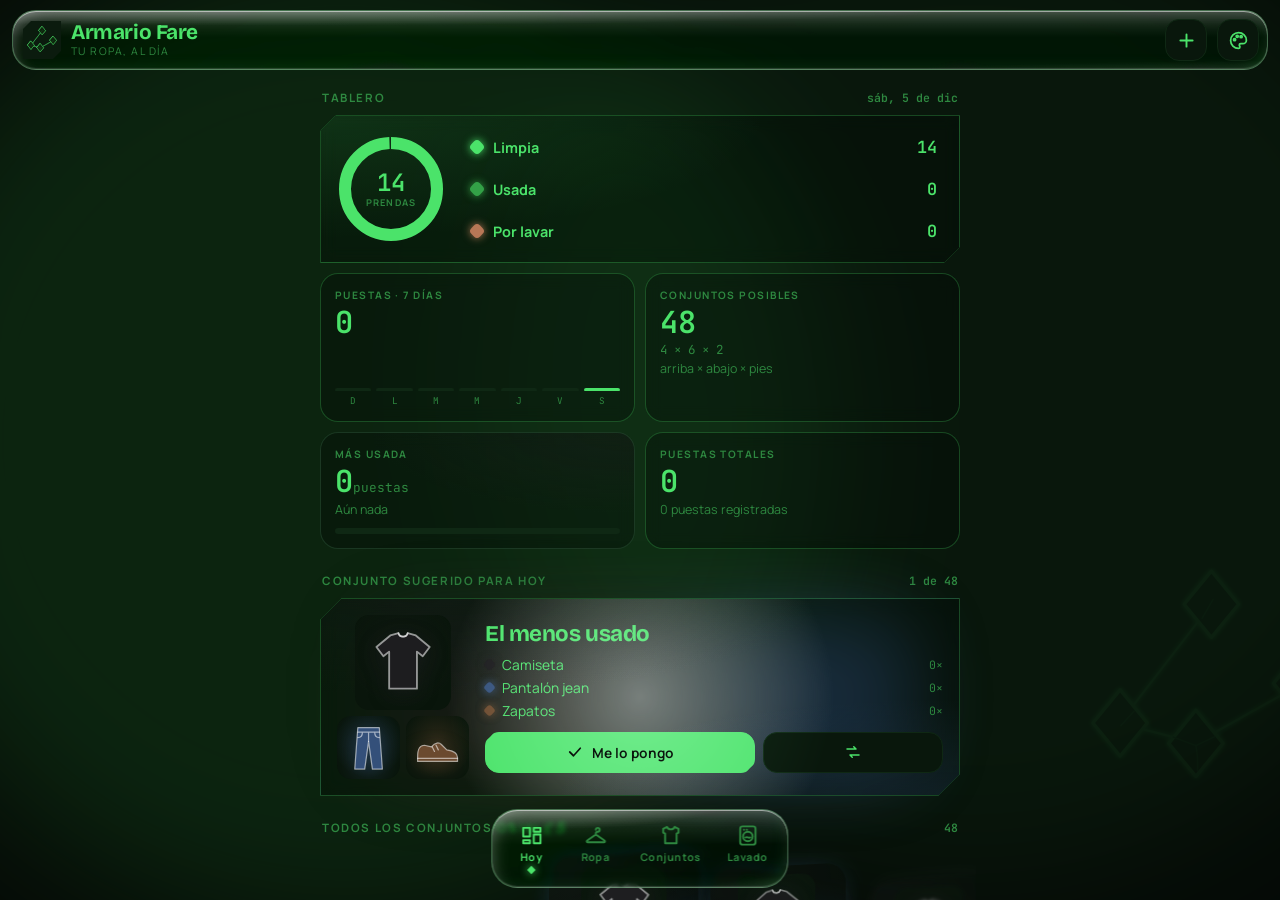
<file: armario-fare/index.html>
<!doctype html>
<html lang="es">
<head>
<meta charset="utf-8">
<meta name="viewport" content="width=device-width,initial-scale=1,viewport-fit=cover">
<link rel="manifest" href="manifest.webmanifest">
<link rel="apple-touch-icon" href="icon-rombos-192.png">
<link rel="icon" href="icon-rombos-192.png">
<meta name="apple-mobile-web-app-capable" content="yes">
<meta name="description" content="Tu ropa al día: qué tienes, qué conjuntos salen, cuántas veces te la has puesto y qué toca lavar.">
<meta property="og:type" content="website">
<meta property="og:site_name" content="Faresite">
<meta property="og:title" content="Armario Fare">
<meta property="og:description" content="Tu ropa al día: conjuntos, puestas y lavado.">
<meta property="og:url" content="https://q12-maker.github.io/Fare-site/armario-fare/">
<meta property="og:image" content="https://q12-maker.github.io/Fare-site/armario-fare/icon-rombos-512.png">
<meta name="theme-color" content="#050a06">
<title>Armario Fare</title>
<link rel="stylesheet" href="fonts/fonts.css">
<style>
/* Armario Fare. Paleta 70/20/10: ambiente en fondos, principal en texto y piezas clave, secundario en acentos. Todo color sale de --amb/--pri/--sec o del color de cada prenda (aura). */
:root{
  --amb:#050a06; --pri:#4be36a; --sec:#1f6b2a;
  --display:"Bricolage Grotesque","Segoe UI",system-ui,sans-serif;
  --body:"Manrope","Segoe UI",system-ui,sans-serif;
  --mono:"JetBrains Mono",ui-monospace,Consolas,monospace;
  --cut:14px; --ease:cubic-bezier(.2,.8,.2,1); --boing:cubic-bezier(.3,1.6,.5,1);
  --onpri:var(--amb);
  --muted:color-mix(in srgb,var(--pri) 58%,var(--amb));
  --line:color-mix(in srgb,var(--pri) 14%,var(--amb));
  --solid:color-mix(in srgb,var(--pri) 6%,var(--amb));
  --glass:color-mix(in srgb,var(--amb) 34%,transparent);
  --edge:color-mix(in srgb,var(--pri) 26%,transparent);
  --slot:color-mix(in srgb,#000 82%,var(--amb));
  --warn:color-mix(in srgb,var(--pri) 30%,#e5484d);
  padding-top:env(safe-area-inset-top,0px);box-sizing:border-box;color-scheme:dark;
}
*,*::before,*::after{box-sizing:border-box}
@property --rx{syntax:'<angle>';inherits:false;initial-value:0deg}
@property --ry{syntax:'<angle>';inherits:false;initial-value:0deg}
@property --gx{syntax:'<percentage>';inherits:true;initial-value:50%}
@property --gy{syntax:'<percentage>';inherits:true;initial-value:50%}
html,body{height:100%;margin:0}
html,body{overflow:hidden;max-width:100%}
body{background:var(--amb);color:var(--pri);font-family:var(--body);font-size:15px;overscroll-behavior:none;-webkit-tap-highlight-color:transparent;transition:background-color .5s}
[hidden]{display:none!important}
button,input,select{font:inherit;color:inherit}
button{background:none;border:0;cursor:pointer;padding:0}
:focus-visible{outline:2px solid var(--pri);outline-offset:2px}
*{scrollbar-width:none}*::-webkit-scrollbar{display:none}
h1,h2,h3{font-family:var(--display);letter-spacing:-.02em;margin:0}
.mono{font-family:var(--mono)}

.app{height:100%;display:flex;flex-direction:column;position:relative;isolation:isolate;overflow:hidden}
.ambient{position:absolute;inset:-20%;z-index:-2;pointer-events:none;opacity:.5;filter:blur(70px)}
.ambient::before,.ambient::after{content:"";position:absolute;width:55%;aspect-ratio:1;border-radius:50%}
.ambient::before{left:6%;top:10%;background:color-mix(in srgb,var(--sec) 55%,transparent)}
.ambient::after{right:4%;bottom:16%;background:color-mix(in srgb,var(--pri) 12%,transparent)}
/* Logo Faresite discreto como marca de agua */
.wm{position:absolute;right:-60px;bottom:90px;width:260px;opacity:.045;z-index:-1;pointer-events:none}

/* 1. Vidrio claro (piezas recortadas: el 30% que destaca) */
.cutg{position:relative;background:var(--glass);backdrop-filter:blur(8px) saturate(1.1);-webkit-backdrop-filter:blur(8px) saturate(1.1);border:1px solid var(--edge);
  clip-path:polygon(var(--cut) 0,100% 0,100% calc(100% - var(--cut)),calc(100% - var(--cut)) 100%,0 100%,0 var(--cut))}
.cutg::before,.cutg::after{content:"";position:absolute;width:var(--cut);height:var(--cut);pointer-events:none;z-index:4;
  background:linear-gradient(to bottom right,transparent calc(50% - .7px),var(--edge) 50%,transparent calc(50% + .7px))}
.cutg::before{left:-1px;top:-1px}.cutg::after{right:-1px;bottom:-1px}
/* Vidrio redondeado (el 70% que se repite) */
.rg{position:relative;background:var(--glass);backdrop-filter:blur(8px);-webkit-backdrop-filter:blur(8px);border:1px solid var(--edge);border-radius:18px}

/* 1b. Liquid glass en piezas flotantes */
.liquid{--lgt:color-mix(in srgb,#fff 50%,transparent);
  background:linear-gradient(180deg,color-mix(in srgb,#fff 14%,transparent),transparent 45%),color-mix(in srgb,var(--amb) 30%,transparent);
  border:1px solid color-mix(in srgb,#fff 20%,var(--edge));
  backdrop-filter:blur(14px) saturate(1.8) brightness(1.06);-webkit-backdrop-filter:blur(14px) saturate(1.8) brightness(1.06);
  box-shadow:inset 0 1px 0 var(--lgt),inset 0 -1px 1px color-mix(in srgb,#fff 16%,transparent),inset 10px 10px 22px -16px var(--lgt),inset -10px -10px 22px -18px color-mix(in srgb,var(--pri) 30%,transparent);
  transition:scale .35s var(--boing)}
.lg-refract .liquid{backdrop-filter:url(#lg) blur(2px) saturate(1.8) brightness(1.06)}
.liquid>.lsh{position:absolute;inset:0;pointer-events:none;border-radius:inherit;z-index:2;mix-blend-mode:screen;
  background:radial-gradient(120% 70% at 20% -10%,rgba(255,255,255,.32),transparent 50%),radial-gradient(80% 60% at 110% 120%,rgba(255,255,255,.16),transparent 60%)}
.liquid.press:active{scale:1.03 .96}

/* 8. Tilt 3D con glare */
.tl{transform:perspective(var(--pp,700px)) rotateX(var(--rx)) rotateY(var(--ry));transition:--rx .25s ease-out,--ry .25s ease-out}
.tl.act{transition:none}
.gl{position:absolute;inset:0;pointer-events:none;z-index:5;mix-blend-mode:soft-light;opacity:0;transition:opacity .25s;border-radius:inherit;
  background:radial-gradient(circle at var(--gx) var(--gy),rgba(255,255,255,.85),rgba(255,255,255,0) 58%)}
.act>.gl{opacity:1}

/* Barra de arriba */
header.top{position:absolute;z-index:8;top:10px;left:max(12px,env(safe-area-inset-left,0px));right:max(12px,env(safe-area-inset-right,0px));
  display:flex;align-items:center;gap:10px;padding:8px 8px 8px 10px;border-radius:24px}
header.top>*{position:relative;z-index:3}
.brand{display:flex;align-items:center;gap:10px;flex:1;min-width:0}
.brand img{width:38px;height:38px;flex:none;object-fit:contain;padding:3px;background:color-mix(in srgb,var(--pri) 8%,var(--amb));
  clip-path:polygon(8px 0,100% 0,100% calc(100% - 8px),calc(100% - 8px) 100%,0 100%,0 8px)}
.brand h1{font-size:1.3rem;font-weight:700;line-height:1.05}
.brand small{display:block;font-size:.66rem;letter-spacing:.14em;text-transform:uppercase;color:var(--muted)}
.ibtn{width:42px;height:42px;flex:none;display:grid;place-items:center;border-radius:14px;background:var(--solid);border:1px solid var(--line)}
.ibtn svg{width:21px;height:21px}
.ibtn.on{background:var(--pri);color:var(--onpri)}

/* Vistas con crossfade */
main{flex:1;position:relative;min-height:0}
.view{position:absolute;inset:0;overflow-y:auto;overflow-x:hidden;overscroll-behavior:contain;
  padding:84px max(16px,env(safe-area-inset-right,0px)) calc(120px + env(safe-area-inset-bottom,0px)) max(16px,env(safe-area-inset-left,0px));
  opacity:0;visibility:hidden;transform:translateY(8px);transition:opacity .35s var(--ease),transform .35s var(--ease),visibility 0s .35s}
.view.on{opacity:1;visibility:visible;transform:none;transition:opacity .35s var(--ease),transform .35s var(--ease)}
.wrap{max-width:640px;margin:0 auto}
.label{display:flex;align-items:baseline;justify-content:space-between;gap:10px;font-size:.72rem;letter-spacing:.14em;text-transform:uppercase;color:var(--muted);margin:24px 2px 10px;font-weight:700}
.label em{font-style:normal;font-family:var(--mono);letter-spacing:0;text-transform:none}
.sub{color:var(--muted);font-size:.86rem;line-height:1.5;margin:4px 2px 0}

/* 14. Glassy dashboard */
.dash{display:grid;grid-template-columns:repeat(2,minmax(0,1fr));gap:10px}
.tile{padding:14px;min-width:0;overflow:hidden}
.tile .k{font-size:.64rem;letter-spacing:.14em;text-transform:uppercase;color:var(--muted);font-weight:700}
.tile .v{font-family:var(--mono);font-size:1.9rem;font-weight:700;line-height:1.1;margin-top:4px;font-variant-numeric:tabular-nums}
.tile .v small{font-size:.8rem;color:var(--muted);font-weight:400}
.tile .s{font-size:.78rem;color:var(--muted);margin-top:2px;white-space:nowrap;overflow:hidden;text-overflow:ellipsis}
.tile.main{grid-column:1/-1;display:grid;grid-template-columns:112px minmax(0,1fr);gap:16px;align-items:center;--cut:16px;
  background:radial-gradient(100% 120% at 0% 0%,color-mix(in srgb,var(--pri) 12%,transparent),transparent 70%),var(--glass)}
.ring{width:112px;height:112px;position:relative}
.ring svg{width:100%;height:100%;transform:rotate(-90deg)}
.ring circle{fill:none;stroke-width:12;transition:stroke-dasharray .9s var(--ease),stroke-dashoffset .9s var(--ease)}
.ring .bg{stroke:var(--line)}
.ring b{position:absolute;inset:0;display:flex;flex-direction:column;align-items:center;justify-content:center;text-align:center;font-family:var(--mono);font-size:1.5rem;line-height:1}
.ring b small{display:block;font-size:.58rem;letter-spacing:.12em;color:var(--muted);font-family:var(--body);margin-top:3px}
.legend{display:grid;gap:8px}
.legend button{display:grid;grid-template-columns:12px minmax(0,1fr) auto;gap:10px;align-items:center;text-align:left;padding:6px 8px;border-radius:12px}
.legend button:active{background:var(--solid)}
.legend i{width:12px;height:12px;border-radius:4px;transform:rotate(45deg)}
.legend span{font-weight:700;font-size:.9rem}
.legend b{font-family:var(--mono);font-size:1.05rem}
.bars{display:flex;align-items:flex-end;gap:5px;height:42px;margin-top:10px}
.bars i{flex:1;background:color-mix(in srgb,var(--pri) 70%,transparent);border-radius:4px 4px 2px 2px;min-height:3px;height:0;transition:height .8s var(--ease)}
.bars i.z{background:var(--line)}
.bars i.t{background:var(--pri);box-shadow:0 0 12px -2px var(--pri)}
.days{display:flex;gap:5px;margin-top:4px}.days span{flex:1;text-align:center;font-family:var(--mono);font-size:.58rem;color:var(--muted)}
.meter{height:6px;border-radius:6px;background:var(--line);margin-top:10px;overflow:hidden}
.meter i{display:block;height:100%;width:0;border-radius:6px;background:var(--c,var(--pri));transition:width .8s var(--ease)}
.tile.aura{background:radial-gradient(120% 100% at 100% 0%,color-mix(in srgb,var(--c) 32%,transparent),transparent 70%),var(--glass);border-color:color-mix(in srgb,var(--c) 45%,var(--edge))}

/* Prendas: dibujo con el color de la prenda o su foto */
.pic{position:relative;display:grid;place-items:center;border-radius:14px;aspect-ratio:1;overflow:hidden;
  background:radial-gradient(80% 80% at 50% 40%,color-mix(in srgb,var(--c) 34%,transparent),transparent 72%),color-mix(in srgb,var(--pri) 5%,var(--amb))}
.pic svg{width:78%;height:78%;filter:drop-shadow(0 6px 10px color-mix(in srgb,var(--c) 45%,transparent))}
.pic svg .m{fill:var(--c);stroke:var(--cs);stroke-width:1.6;stroke-linejoin:round}
.pic svg .x{fill:none;stroke:var(--cs);stroke-width:1.6;stroke-linecap:round;stroke-linejoin:round}
.pic img{position:absolute;inset:0;width:100%;height:100%;object-fit:cover}

/* 11. Aura: cada pieza se tiñe con el color de su contenido */
.grid{display:grid;grid-template-columns:repeat(3,minmax(0,1fr));gap:10px}
@media (min-width:560px){.grid{grid-template-columns:repeat(4,minmax(0,1fr))}}
.card{position:relative;--pp:520px;display:flex;flex-direction:column;gap:6px;padding:7px 7px 9px;text-align:left;border-radius:18px;min-width:0;
  background:radial-gradient(130% 80% at 50% 0%,color-mix(in srgb,var(--c) 30%,transparent),transparent 78%),var(--glass);
  border:1px solid color-mix(in srgb,var(--c) 40%,var(--edge));box-shadow:0 10px 28px -18px var(--c);
  transition:scale .3s var(--boing),--rx .25s,--ry .25s,opacity .3s}
.card:hover{scale:1.04}
.card b{font-size:.84rem;white-space:nowrap;overflow:hidden;text-overflow:ellipsis;padding:0 2px}
.card .meta{display:flex;justify-content:space-between;align-items:center;gap:4px;padding:0 2px;font-size:.7rem;color:var(--muted)}
.card .meta span{font-family:var(--mono)}
.card .meta .st{font-family:var(--body);white-space:nowrap;overflow:hidden;min-width:0;font-size:.6rem}
.st{display:inline-flex;align-items:center;gap:5px;font-size:.66rem;font-weight:700;letter-spacing:.06em;text-transform:uppercase}
.st i{width:8px;height:8px;border-radius:2px;transform:rotate(45deg);background:var(--sc)}
.s-limpia{--sc:var(--pri)}.s-usada{--sc:color-mix(in srgb,var(--pri) 45%,var(--sec))}.s-lavar{--sc:var(--warn)}
.card.s-lavar .pic{opacity:.55}
.card.s-lavar::after{content:"";position:absolute;right:8px;top:8px;width:10px;height:10px;border-radius:3px;transform:rotate(45deg);background:var(--warn);box-shadow:0 0 10px var(--warn)}

.chips{display:flex;gap:8px;overflow-x:auto;margin:0 -16px 12px;padding:2px 16px}
.chip{flex:none;display:inline-flex;align-items:center;gap:6px;padding:8px 14px;border-radius:999px;background:var(--solid);border:1px solid var(--line);font-size:.82rem;font-weight:700;color:var(--muted);transition:background .2s,color .2s}
.chip b{font-family:var(--mono);font-weight:400}
.chip[aria-pressed="true"]{background:var(--pri);color:var(--onpri);border-color:var(--pri)}

.btn{display:inline-flex;align-items:center;justify-content:center;gap:8px;padding:12px 18px;font-weight:700;border-radius:14px;background:var(--solid);border:1px solid var(--line);transition:scale .3s var(--boing)}
.btn:active{scale:.96}
.btn svg{width:18px;height:18px}
.btn.pri{background:var(--pri);color:var(--onpri);border-color:var(--pri);clip-path:polygon(10px 0,100% 0,100% calc(100% - 10px),calc(100% - 10px) 100%,0 100%,0 10px)}
.btn.warn{color:var(--warn)}
.btn.wide{width:100%}
.btn:disabled{opacity:.4}
.row2{display:flex;gap:8px;flex-wrap:wrap}.row2>.btn{flex:1 1 auto}

/* Conjunto sugerido: ventana destacada con sway, tilt y aura de hasta 3 colores */
.heroWrap{position:relative;perspective:900px;margin-top:4px}
.halo{position:absolute;inset:8% 6%;z-index:-1;filter:blur(34px);opacity:.75;border-radius:40px;
  background:radial-gradient(circle at 20% 25%,var(--a1),transparent 60%),radial-gradient(circle at 80% 50%,var(--a2),transparent 60%),radial-gradient(circle at 35% 85%,var(--a3),transparent 60%)}
.hero{--cut:22px;--pp:900px;padding:16px;display:grid;grid-template-columns:132px minmax(0,1fr);gap:16px;align-items:center;
  background:radial-gradient(90% 70% at 15% 0%,color-mix(in srgb,var(--a1) 26%,transparent),transparent 70%),radial-gradient(90% 70% at 100% 100%,color-mix(in srgb,var(--a2) 22%,transparent),transparent 70%),var(--glass)}
.hero.sway:not(.act){animation:sway 8s ease-in-out infinite}
.hero.sway:not(.act) .gl{opacity:.75}
@keyframes sway{0%,100%{--rx:6deg;--ry:-9deg;--gx:20%;--gy:15%}25%{--rx:-4deg;--ry:-4deg;--gx:35%;--gy:80%}50%{--rx:-6deg;--ry:9deg;--gx:85%;--gy:85%}75%{--rx:5deg;--ry:5deg;--gx:75%;--gy:20%}}
.stack{display:grid;gap:6px}
.stack .pic{border-radius:14px}
.hero .stack{grid-template-columns:1fr 1fr;grid-template-rows:auto auto}
.hero .stack .pic:first-child{grid-column:1/-1;width:72%;justify-self:center}
.hero h2{font-size:1.4rem;line-height:1.15}
.hero ul{list-style:none;margin:8px 0 12px;padding:0;display:grid;gap:4px;font-size:.86rem}
.hero li{display:flex;gap:8px;align-items:center;min-width:0}
.hero li i{width:9px;height:9px;flex:none;border-radius:3px;transform:rotate(45deg);background:var(--c);box-shadow:0 0 8px var(--c)}
.hero li span{white-space:nowrap;overflow:hidden;text-overflow:ellipsis}
.hero li small{margin-left:auto;font-family:var(--mono);color:var(--muted);font-size:.72rem;flex:none}
.hero .row2 .btn{padding:10px 12px;font-size:.86rem}
.emptyHero{padding:20px;--cut:18px;line-height:1.55;color:var(--muted)}
.emptyHero b{color:var(--pri)}

/* 6. Carrusel de vidrio en abanico */
.carousel{display:flex;gap:12px;overflow-x:auto;scroll-snap-type:x mandatory;padding:18px calc(50% - 70px) 22px;margin:0 -16px;perspective:800px}
.combo{flex:0 0 140px;scroll-snap-align:center;padding:9px;border-radius:20px;text-align:left;
  transform:rotateY(var(--cy,0deg)) scale(var(--s,1));filter:blur(var(--bl,0px));opacity:var(--op,1);transition:transform .12s linear;
  background:radial-gradient(circle at 15% 10%,color-mix(in srgb,var(--a1) 34%,transparent),transparent 60%),radial-gradient(circle at 90% 55%,color-mix(in srgb,var(--a2) 28%,transparent),transparent 60%),radial-gradient(circle at 30% 100%,color-mix(in srgb,var(--a3) 28%,transparent),transparent 60%),var(--glass);
  box-shadow:0 16px 34px -20px var(--a1),0 0 30px -14px var(--a2)}
.combo .stack{grid-template-columns:1fr 1fr}
.combo .stack .pic:first-child{grid-column:1/-1;width:66%;justify-self:center}
.combo .n{font-family:var(--mono);font-size:.66rem;color:var(--muted);margin-top:7px}
.combo b{display:block;font-size:.78rem;white-space:nowrap;overflow:hidden;text-overflow:ellipsis}

/* Filas (listas) */
.list{list-style:none;margin:0;padding:0;display:flex;flex-direction:column;gap:8px}
.rowi{display:grid;grid-template-columns:48px minmax(0,1fr) auto;gap:12px;align-items:center;padding:8px 10px 8px 8px;border-radius:16px;
  background:linear-gradient(90deg,color-mix(in srgb,var(--c) 22%,transparent),color-mix(in srgb,var(--c) 5%,transparent) 70%,transparent),var(--glass);
  border:1px solid color-mix(in srgb,var(--c) 30%,var(--line));transition:opacity .3s,transform .3s var(--ease)}
.rowi .pic{width:48px;border-radius:12px}
.rowi .t{min-width:0;text-align:left}
.rowi .t b{display:block;white-space:nowrap;overflow:hidden;text-overflow:ellipsis}
.rowi .t span{display:block;font-size:.78rem;color:var(--muted);white-space:nowrap;overflow:hidden;text-overflow:ellipsis}
.rowi .act2{display:flex;gap:6px}
.sbtn{padding:8px 11px;border-radius:12px;font-size:.76rem;font-weight:700;background:var(--solid);border:1px solid var(--line);white-space:nowrap}
.sbtn.pri{background:var(--pri);color:var(--onpri);border-color:var(--pri)}
.minis{display:flex;width:48px;height:48px;position:relative}
.minis .pic{position:absolute;width:30px;border-radius:9px;border:1px solid var(--line)}
.minis .pic:nth-child(1){left:0;top:0}.minis .pic:nth-child(2){right:0;top:9px}.minis .pic:nth-child(3){left:9px;bottom:0}
.log .rowi{grid-template-columns:48px minmax(0,1fr) auto}
.x{width:34px;height:34px;display:grid;place-items:center;border-radius:10px;color:var(--muted)}
.x svg{width:16px;height:16px}
.none{padding:18px;border-radius:18px;border:1px dashed var(--line);color:var(--muted);line-height:1.5;font-size:.9rem}

/* 7. Navbar de liquid glass con 2. magnificación tipo dock */
nav.navbar{position:fixed;left:50%;translate:-50% 0;bottom:calc(12px + env(safe-area-inset-bottom,0px));z-index:9;display:flex;gap:2px;padding:8px;border-radius:26px;max-width:calc(100% - 20px)}
nav.navbar button{position:relative;z-index:3;display:flex;flex-direction:column;align-items:center;gap:3px;padding:6px 12px;min-width:62px;color:var(--muted);font-size:.66rem;font-weight:700;letter-spacing:.04em;
  transform-origin:center bottom;scale:var(--m,1);transition:scale .15s ease-out,color .2s}
nav.navbar button svg{width:23px;height:23px}
nav.navbar button[aria-current="page"]{color:var(--pri)}
nav.navbar button[aria-current="page"]::after{content:"";width:6px;height:6px;background:var(--pri);transform:rotate(45deg);box-shadow:0 0 8px var(--pri)}
nav.navbar button .bd{position:absolute;top:0;right:8px;min-width:17px;height:17px;padding:0 4px;border-radius:9px;background:var(--warn);color:#fff;font-family:var(--mono);font-size:.62rem;display:grid;place-items:center}

/* Hojas (3. blur detrás) */
.scrim{position:fixed;inset:0;z-index:15;background:color-mix(in srgb,#000 40%,transparent);-webkit-backdrop-filter:blur(6px);backdrop-filter:blur(6px);opacity:0;transition:opacity .3s}
.scrim.on{opacity:1}
.sheet{position:fixed;left:max(10px,env(safe-area-inset-left,0px));right:max(10px,env(safe-area-inset-right,0px));bottom:calc(10px + env(safe-area-inset-bottom,0px));z-index:16;
  max-width:560px;margin-inline:auto;max-height:84vh;overflow:auto;padding:18px 16px 16px;--cut:22px;
  clip-path:polygon(var(--cut) 0,100% 0,100% calc(100% - var(--cut)),calc(100% - var(--cut)) 100%,0 100%,0 var(--cut));
  transform:translateY(30px);opacity:0;transition:transform .4s var(--boing),opacity .25s}
.sheet.on{transform:none;opacity:1}
.sheet>.in{position:relative;z-index:3}
.sh-hero{display:grid;grid-template-columns:110px minmax(0,1fr);gap:14px;align-items:center;margin-bottom:12px}
.sh-hero .pic{border-radius:18px}
.sh-hero h3{font-size:1.45rem;line-height:1.1}
.sh-hero .cat{color:var(--muted);font-size:.85rem;margin:4px 0 8px}
.sh-title{display:flex;align-items:center;gap:10px;margin-bottom:12px}
.sh-title h3{flex:1;font-size:1.3rem}
.stats{display:grid;grid-template-columns:repeat(2,minmax(0,1fr));gap:8px;margin:8px 0 12px}
.stats div{padding:10px 12px;border-radius:14px;background:var(--solid);border:1px solid var(--line)}
.stats small{display:block;font-size:.6rem;letter-spacing:.12em;text-transform:uppercase;color:var(--muted);font-weight:700}
.stats b{font-family:var(--mono);font-size:1.25rem}
.stats b small{display:inline;letter-spacing:0;text-transform:none;font-weight:400;font-size:.75rem}
.field{display:grid;gap:6px;font-size:.78rem;color:var(--muted);font-weight:700;margin-top:12px}
.inp{width:100%;padding:12px 14px;border-radius:14px;border:1px solid var(--line);background:var(--solid);outline:none;font-size:1rem;color:var(--pri)}
.inp:focus{border-color:var(--pri)}
.catgrid{display:grid;grid-template-columns:repeat(4,minmax(0,1fr));gap:6px}
.catgrid button{display:flex;flex-direction:column;align-items:center;gap:2px;padding:6px 2px 7px;border-radius:14px;border:1px solid var(--line);background:var(--solid);font-size:.66rem;font-weight:700;color:var(--muted)}
.catgrid button .pic{width:40px;background:none}
.catgrid button[aria-pressed="true"]{border-color:var(--pri);color:var(--pri);box-shadow:0 0 16px -6px var(--pri)}
.colrow{display:flex;gap:8px;align-items:center;flex-wrap:wrap}
.colrow input[type=color]{width:52px;height:44px;border:1px solid var(--line);border-radius:12px;background:none;padding:2px}
.sw{width:30px;height:30px;border-radius:9px;border:2px solid var(--line);background:var(--c)}
.sw[aria-pressed="true"]{border-color:var(--pri);box-shadow:0 0 10px var(--c)}
.stepper{display:flex;align-items:center;gap:10px}
.stepper button{width:44px;height:44px;border-radius:14px;background:var(--solid);border:1px solid var(--line);font-size:1.3rem;font-weight:700}
.stepper b{font-family:var(--mono);font-size:1.4rem;min-width:2ch;text-align:center}
.stepper span{font-size:.8rem;font-weight:400;color:var(--muted);flex:1}
.pickrow{display:flex;gap:8px;overflow-x:auto;margin:0 -16px;padding:4px 16px 6px}
.pk{flex:0 0 78px;display:flex;flex-direction:column;gap:4px;padding:5px;border-radius:14px;border:1px solid var(--line);background:var(--solid);font-size:.68rem;font-weight:700;text-align:center;color:var(--muted);transition:scale .3s var(--boing)}
.pk span{white-space:nowrap;overflow:hidden;text-overflow:ellipsis}
.pk[aria-pressed="true"]{border-color:var(--c,var(--pri));color:var(--pri);box-shadow:0 0 18px -6px var(--c,var(--pri));background:color-mix(in srgb,var(--c,var(--pri)) 16%,var(--solid));scale:1.04}
.pk.dirty{opacity:.5}
.pk.nonepk{justify-content:center;min-height:90px}
.note{font-size:.8rem;color:var(--muted);line-height:1.5;margin:10px 2px 0}
.warnbox{padding:10px 12px;border-radius:14px;border:1px solid color-mix(in srgb,var(--warn) 50%,transparent);color:var(--warn);font-size:.84rem;margin:8px 0;line-height:1.4}

/* Paletas */
.bar7{display:flex;height:58px;border-radius:16px;overflow:hidden;border:1px solid var(--line)}
.bar7 div{display:flex;align-items:flex-end;padding:6px 8px;font-family:var(--mono);font-size:.68rem}
.cpick{display:grid;grid-template-columns:repeat(3,minmax(0,1fr));gap:8px;margin-top:10px}
.cpick label{display:flex;flex-direction:column;gap:6px;padding:10px;border-radius:16px;background:var(--solid);border:1px solid var(--line);font-size:.76rem;font-weight:700}
.cpick label em{font-style:normal;font-weight:400;color:var(--muted);font-family:var(--mono)}
.cpick input{width:100%;height:38px;border:0;border-radius:10px;background:none;padding:0}
.plist .rowi{grid-template-columns:minmax(0,1fr) auto;background:var(--solid);border-color:var(--line);padding:12px 10px 12px 14px}
.plist .rowi.cur{border-color:var(--pri);box-shadow:0 0 18px -8px var(--pri)}
.plist .t b small{font-weight:400;color:var(--pri);font-size:.68rem;letter-spacing:.12em;text-transform:uppercase;margin-left:8px}
.toggle{display:flex;align-items:center;justify-content:space-between;gap:12px;padding:12px 14px;border-radius:16px;background:var(--solid);border:1px solid var(--line);font-weight:700;width:100%;text-align:left}
.toggle i{width:44px;height:26px;border-radius:13px;background:var(--line);position:relative;flex:none;transition:background .2s}
.toggle i::after{content:"";position:absolute;left:3px;top:3px;width:20px;height:20px;border-radius:50%;background:var(--pri);transition:transform .3s var(--boing)}
.toggle[aria-pressed="true"] i{background:var(--sec)}
.toggle[aria-pressed="true"] i::after{transform:translateX(18px)}

/* 9. Impresora: recibo de vidrio que sale de una ranura */
.printer{position:fixed;top:calc(12px + env(safe-area-inset-top,0px));left:50%;translate:-50% 0;width:min(310px,calc(100% - 32px));z-index:30;cursor:pointer}
.slot{height:24px;background:var(--slot);position:relative;z-index:2;border:1px solid color-mix(in srgb,#fff 10%,transparent);
  clip-path:polygon(9px 0,100% 0,100% calc(100% - 9px),calc(100% - 9px) 100%,0 100%,0 9px);box-shadow:0 10px 30px -10px #000}
.slot::after{content:"";position:absolute;left:14px;right:14px;top:50%;height:3px;margin-top:-1px;background:#000;box-shadow:0 1px 0 rgba(255,255,255,.14)}
.paperwrap{overflow:hidden;margin:-12px 14px 0;padding-bottom:14px}
.ticket{position:relative;color:var(--pri);font-family:var(--mono);font-size:.74rem;line-height:1.55;padding:22px 16px 16px;transform:translateY(-105%);
  background:linear-gradient(160deg,color-mix(in srgb,#fff 14%,transparent),transparent 40%),color-mix(in srgb,var(--amb) 42%,transparent);
  backdrop-filter:blur(14px) saturate(1.8);-webkit-backdrop-filter:blur(14px) saturate(1.8);
  border:1px solid color-mix(in srgb,#fff 22%,var(--edge));
  box-shadow:inset 0 1px 0 rgba(255,255,255,.4),inset 10px 10px 22px -16px rgba(255,255,255,.4);
  clip-path:polygon(16px 0,100% 0,100% calc(100% - 16px),calc(100% - 16px) 100%,0 100%,0 16px);text-shadow:0 1px 2px color-mix(in srgb,var(--amb) 70%,transparent)}
.lg-refract .ticket{backdrop-filter:url(#lg) blur(3px) saturate(1.8)}
.ticket h4{margin:0;text-align:center;font-size:.8rem;letter-spacing:.18em}
.ticket .c{text-align:center;color:var(--muted)}
.ticket hr{border:0;border-top:1px dashed var(--pri);opacity:.45;margin:8px 0}
.ticket .ln{display:flex;justify-content:space-between;gap:10px}
.ticket .ln span:first-child{min-width:0;overflow:hidden;text-overflow:ellipsis;white-space:nowrap}
.ticket .bc{height:34px;margin-top:10px;background:repeating-linear-gradient(90deg,var(--pri) 0 2px,transparent 2px 3px,var(--pri) 3px 4px,transparent 4px 7px,var(--pri) 7px 10px,transparent 10px 12px);opacity:.85}
.printer.go .ticket{animation:print 1.15s steps(10,end) forwards}
.printer.out .paperwrap{animation:tear .35s ease-in forwards}
@keyframes print{from{transform:translateY(-105%)}to{transform:translateY(0)}}
@keyframes tear{to{transform:translateY(30px) rotate(3deg);opacity:0}}

.toast{position:fixed;left:50%;translate:-50% 0;bottom:calc(96px + env(safe-area-inset-bottom,0px));z-index:31;padding:11px 18px;border-radius:999px;font-weight:700;font-size:.86rem;opacity:0;transition:opacity .3s,transform .4s var(--boing);transform:translateY(12px);pointer-events:none;max-width:calc(100% - 32px);text-align:center}
.toast.on{opacity:1;transform:none}
.toast span{position:relative;z-index:3}

::view-transition-old(hero),::view-transition-new(hero){animation-duration:.42s;animation-timing-function:cubic-bezier(.2,.8,.2,1);height:100%}

@media (prefers-reduced-motion:reduce){
  .hero.sway:not(.act){animation:none}
  .tl{transform:none!important}
  .card:hover,.pk[aria-pressed="true"]{scale:1}
  nav.navbar button{scale:1!important}
  .combo{transform:none!important;filter:none!important}
  .view{transform:none}
  .printer.go .ticket{animation-duration:.01s}
}
</style>
</head>
<body>
<svg width="0" height="0" style="position:absolute" aria-hidden="true"><filter id="lg" x="0" y="0" width="100%" height="100%" color-interpolation-filters="sRGB"><feTurbulence type="fractalNoise" baseFrequency="0.012 0.018" numOctaves="2" seed="4" result="n"/><feGaussianBlur in="n" stdDeviation="2.5" result="nb"/><feDisplacementMap in="SourceGraphic" in2="nb" scale="30" xChannelSelector="R" yChannelSelector="G"/></filter></svg>
<div class="app" id="app">
  <div class="ambient"></div>
  <img class="wm" src="logo.svg" alt="">
  <header class="top liquid press">
    <span class="lsh"></span>
    <div class="brand"><img src="logo.svg" alt="Logo Faresite"><div><h1>Armario Fare</h1><small>Tu ropa, al día</small></div></div>
    <button class="ibtn" id="addTop" aria-label="Agregar prenda"><svg viewBox="0 0 24 24" fill="none" stroke="currentColor" stroke-width="2.2" stroke-linecap="round"><path d="M12 5v14M5 12h14"/></svg></button>
    <button class="ibtn" id="goAj" aria-label="Ajustes y paletas"><svg viewBox="0 0 24 24" fill="none" stroke="currentColor" stroke-width="2" stroke-linecap="round" stroke-linejoin="round"><path d="M12 3a9 9 0 1 0 0 18c1.1 0 1.6-.8 1.6-1.6 0-.9-.7-1.3-.7-2.2 0-.9.8-1.6 1.7-1.6H17a4 4 0 0 0 4-4c0-4.6-4-8.6-9-8.6z"/><circle cx="7.5" cy="11" r="1.2"/><circle cx="10.5" cy="7.2" r="1.2"/><circle cx="15" cy="7.6" r="1.2"/></svg></button>
  </header>
  <main>
    <section class="view" id="v-hoy"></section>
    <section class="view" id="v-ropa"></section>
    <section class="view" id="v-conj"></section>
    <section class="view" id="v-lav"></section>
    <section class="view" id="v-aj"></section>
  </main>
  <nav class="navbar liquid" id="nav">
    <span class="lsh"></span>
    <button data-v="hoy"><svg viewBox="0 0 24 24" fill="none" stroke="currentColor" stroke-width="2" stroke-linecap="round" stroke-linejoin="round"><path d="M3 13h7V4H3zM14 20h7v-9h-7zM14 4h7v4h-7zM3 17h7v3H3z"/></svg>Hoy</button>
    <button data-v="ropa"><svg viewBox="0 0 24 24" fill="none" stroke="currentColor" stroke-width="2" stroke-linecap="round" stroke-linejoin="round"><path d="M12 6a2 2 0 1 1 2 2c-1 0-2 .7-2 1.7V11l9 6.3c.9.6.5 1.7-.5 1.7H3.5c-1 0-1.4-1.1-.5-1.7L12 11"/></svg>Ropa</button>
    <button data-v="conj"><svg viewBox="0 0 24 24" fill="none" stroke="currentColor" stroke-width="2" stroke-linecap="round" stroke-linejoin="round"><path d="M8 3 4 5v4l2 1v10h12V10l2-1V5l-4-2c-.5 1.6-2 2.6-4 2.6S8.5 4.6 8 3z"/></svg>Conjuntos</button>
    <button data-v="lav"><svg viewBox="0 0 24 24" fill="none" stroke="currentColor" stroke-width="2" stroke-linecap="round" stroke-linejoin="round"><rect x="4" y="2.5" width="16" height="19" rx="2.5"/><circle cx="12" cy="13" r="5"/><path d="M8 6h.01M11 6h.01M9.5 14c1.5-1.2 3.5 1.2 5 0"/></svg>Lavado</button>
  </nav>
</div>
<div class="printer" id="printer" hidden><div class="slot"></div><div class="paperwrap"><div class="ticket" id="ticket"></div></div></div>
<div class="toast liquid" id="toast"><span class="lsh"></span><span id="toastT"></span></div>

<script>
const $=(s,r=document)=>r.querySelector(s),$$=(s,r=document)=>[...r.querySelectorAll(s)];
const RM=matchMedia('(prefers-reduced-motion: reduce)').matches;
const esc=s=>String(s??'').replace(/[&<>"']/g,c=>({'&':'&amp;','<':'&lt;','>':'&gt;','"':'&quot;',"'":'&#39;'}[c]));
const uid=()=>Math.random().toString(36).slice(2,9);
const ymd=d=>d.getFullYear()+'-'+String(d.getMonth()+1).padStart(2,'0')+'-'+String(d.getDate()).padStart(2,'0');
const today=()=>ymd(new Date());

/* ---------- Tipos de prenda: dónde va en el conjunto y cada cuántas puestas se lava (0 = no se lava) ---------- */
const CATS={
  camiseta:{n:'Camiseta',slot:'arriba',lim:1,d:'M21 9 28 7c1 4 7 4 8 0l7 2 12 10-6 8-5-4v32H20V23l-5 4-6-8z',x:'M28 7c1 4 7 4 8 0'},
  camisa:{n:'Camisa',slot:'arriba',lim:2,d:'M23 8 32 13 41 8l8 4 8 37-7 2-5-24v31H19V28l-5 24-7-2 8-38z',x:'M23 8l5 9 4-4 4 4 5-9M32 13v45M30 26h.1M30 36h.1M30 46h.1'},
  chaqueta:{n:'Chaqueta',slot:'capa',lim:6,d:'M22 7 32 11 42 7l9 5 7 39-7 2-6-24v30H19V29l-6 24-7-2 7-39z',x:'M32 11v48M22 7l4 10 6-6 6 6 4-10M24 40h5M35 40h5'},
  pantalon:{n:'Pantalón',slot:'abajo',lim:4,d:'M18 6h28l4 54H37L32 24l-5 36H14z',x:'M18 12h28M32 12v12M24 12c0 5-3 7-6 7M40 12c0 5 3 7 6 7'},
  pantaloneta:{n:'Pantaloneta',slot:'abajo',lim:2,d:'M15 12h34l6 34H36l-4-17-4 17H9z',x:'M15 18h34M32 18v11'},
  boxer:{n:'Bóxer',slot:'interior',lim:1,d:'M13 18h38v8l-2 20H38l-6-10-6 10H15l-2-20z',x:'M13 25h38M32 25v11'},
  medias:{n:'Medias',slot:'medias',lim:1,d:'M26 6h12v32l12 8c6 4 1 13-5 11L27 49c-4-2-4-5-1-8z',x:'M26 12h12M40 50c2-3 5-3 7-1'},
  zapatos:{n:'Zapatos',slot:'pies',lim:0,d:'M6 44c0-10 2-15 9-15l9 2c5-6 10-6 13-3l7 7c8 1 14 4 14 10v5H6z',x:'M6 46h52M25 31l3 6M30 29l3 6'},
  chanclas:{n:'Chanclas',slot:'pies',lim:0,d:'M25 6c9-1 14 5 15 14 1 12-1 25-4 33-2 6-12 6-14 0-3-9-4-21-3-33 1-8 2-13 6-14z',x:'M21 25l9-9 10 9'},
  gorra:{n:'Gorra',slot:'accesorio',lim:0,d:'M9 40c1-15 10-24 23-24s22 9 22 24z',x:'M54 40h7c0 4-4 6-10 6M32 16v24'},
  otro:{n:'Otro',slot:'otro',lim:2,d:'M32 6 54 19v26L32 58 10 45V19z',x:''}
};
const SLOTS=[['arriba','Arriba',1],['abajo','Abajo',1],['pies','Pies',1],['capa','Encima',0],['interior','Ropa interior',0],['medias','Medias',0]];
const EST={limpia:'Limpia',usada:'Usada',lavar:'Por lavar'};
const STD=[{name:'Fare',amb:'#050a06',pri:'#4be36a',sec:'#1f6b2a'},{name:'Oscuro',amb:'#000000',pri:'#ffffff',sec:'#8c8c8c'},{name:'Claro',amb:'#ffffff',pri:'#000000',sec:'#8c8c8c'}];
const SWATCH=['#f2f2f2','#1d1d1f','#8a8a8a','#34507a','#1f3b5c','#3b6fb6','#b23a3a','#3f7a4a','#c8b58e','#6b4a2f','#e0b13a','#c7609b'];

/* ---------- Guardado en el teléfono (IndexedDB, con respaldo en localStorage) ---------- */
const DB=(()=>{let p;const open=()=>p||(p=new Promise((res,rej)=>{const r=indexedDB.open('armario-fare',1);r.onupgradeneeded=()=>r.result.createObjectStore('kv');r.onsuccess=()=>res(r.result);r.onerror=()=>rej(r.error)}));
  return{async get(k){try{const d=await open();return await new Promise((res,rej)=>{const q=d.transaction('kv').objectStore('kv').get(k);q.onsuccess=()=>res(q.result);q.onerror=()=>rej(q.error)})}catch(e){try{return JSON.parse(localStorage.getItem('af-'+k))}catch(_){return null}}},
  async set(k,v){try{const d=await open();await new Promise((res,rej)=>{const t=d.transaction('kv','readwrite');t.objectStore('kv').put(v,k);t.oncomplete=res;t.onerror=()=>rej(t.error)})}catch(e){try{localStorage.setItem('af-'+k,JSON.stringify(v))}catch(_){toast('No se pudo guardar: el teléfono no tiene espacio')}}}}})();
let S,saveT;
function save(){clearTimeout(saveT);saveT=setTimeout(()=>DB.set('state',S),120)}

function item(name,cat,color){return{id:uid(),name,cat,color,photo:null,lim:CATS[cat].lim,total:0,since:0,dirty:false,washes:0,last:null,lastWash:null}}
/* Ropa de Juan al 27-oct-2026; los colores son de ejemplo y se cambian en cada prenda */
function seed(){return{v:1,pal:'Fare',pals:[],sound:true,log:[],outfits:[],items:[
  item('Camiseta','camiseta','#1d1d1f'),
  item('Camisa blanca','camisa','#f2f2f2'),item('Camisa azul','camisa','#3b6fb6'),item('Camisa de cuadros','camisa','#b23a3a'),
  item('Pantalón jean','pantalon','#34507a'),item('Pantalón negro','pantalon','#2a2a2c'),item('Pantalón beige','pantalon','#c8b58e'),
  item('Pantaloneta gris','pantaloneta','#8a8a8a'),item('Pantaloneta azul','pantaloneta','#1f3b5c'),item('Pantaloneta verde','pantaloneta','#3f7a4a'),
  item('Bóxer','boxer','#4a4a4e'),item('Medias','medias','#e8e8e8'),
  item('Zapatos','zapatos','#6b4a2f'),item('Chanclas','chanclas','#2d2d30')]}}

/* ---------- Reglas ---------- */
function est(p){if(p.dirty)return'lavar';if(p.lim>0&&p.since>=p.lim)return'lavar';if(p.lim>0&&p.since>0)return'usada';return'limpia'}
const byId=id=>S.items.find(p=>p.id===id);
const slotOf=p=>(CATS[p.cat]||CATS.otro).slot;
const avail=slot=>S.items.filter(p=>slotOf(p)===slot&&est(p)!=='lavar');
function hex2rgb(h){h=h.replace('#','');if(h.length===3)h=h.split('').map(c=>c+c).join('');const n=parseInt(h,16);return[n>>16&255,n>>8&255,n&255]}
function lum(h){const[r,g,b]=hex2rgb(h).map(v=>{v/=255;return v<=.03928?v/12.92:((v+.055)/1.055)**2.4});return .2126*r+.7152*g+.0722*b}
const cs=h=>lum(h)>.35?'rgba(0,0,0,.5)':'rgba(255,255,255,.55)';
function combos(){const A=avail('arriba'),B=avail('abajo'),C=avail('pies'),r=[];
  for(const a of A)for(const b of B)for(const c of C)r.push([a,b,c]);
  const sc=x=>x.reduce((s,p)=>s+p.since*3+p.total*.15,0)+(x[1].cat==='pantaloneta'&&x[2].cat==='zapatos'?1:0);
  r.sort((x,y)=>sc(x)-sc(y));return{list:r,A:A.length,B:B.length,C:C.length}}
function pickFirst(slot){const l=avail(slot).sort((a,b)=>a.since-b.since||a.total-b.total);return l[0]||null}
function ago(d){if(!d)return'nunca';const n=Math.round((new Date(today())-new Date(d))/864e5);return n<=0?'hoy':n===1?'ayer':'hace '+n+' días'}
function fdate(d){return new Date(d+'T12:00').toLocaleDateString('es-CO',{weekday:'short',day:'numeric',month:'short'})}

/* ---------- Dibujos ---------- */
function pic(p,extra=''){const c=p.color||'#888';
  if(p.photo)return`<div class="pic" style="--c:${c}" ${extra}><img src="${p.photo}" alt=""></div>`;
  const k=CATS[p.cat]||CATS.otro;
  return`<div class="pic" style="--c:${c};--cs:${cs(c)}" ${extra}><svg viewBox="0 0 64 64" aria-hidden="true"><path class="m" d="${k.d}"/>${k.x?`<path class="x" d="${k.x}"/>`:''}</svg></div>`}
function auraVars(items){const c=items.filter(Boolean).map(p=>p.color);while(c.length<3)c.push(c[0]||'#4be36a');return`--a1:${c[0]};--a2:${c[1]};--a3:${c[2]}`}
const IC={
  check:'<svg viewBox="0 0 24 24" fill="none" stroke="currentColor" stroke-width="2.4" stroke-linecap="round" stroke-linejoin="round"><path d="m5 12 5 5 9-10"/></svg>',
  x:'<svg viewBox="0 0 24 24" fill="none" stroke="currentColor" stroke-width="2.4" stroke-linecap="round"><path d="M6 6l12 12M18 6 6 18"/></svg>',
  shirt:'<svg viewBox="0 0 24 24" fill="none" stroke="currentColor" stroke-width="2" stroke-linejoin="round"><path d="M8 3 4 5v4l2 1v10h12V10l2-1V5l-4-2c-.5 1.6-2 2.6-4 2.6S8.5 4.6 8 3z"/></svg>',
  wash:'<svg viewBox="0 0 24 24" fill="none" stroke="currentColor" stroke-width="2" stroke-linecap="round"><rect x="4" y="2.5" width="16" height="19" rx="2.5"/><circle cx="12" cy="13" r="5"/></svg>',
  dice:'<svg viewBox="0 0 24 24" fill="none" stroke="currentColor" stroke-width="2" stroke-linecap="round" stroke-linejoin="round"><path d="M4 8h12l-3-3M20 16H8l3 3"/></svg>',
  cam:'<svg viewBox="0 0 24 24" fill="none" stroke="currentColor" stroke-width="2" stroke-linejoin="round"><path d="M4 8h3l2-3h6l2 3h3v11H4z"/><circle cx="12" cy="13" r="3.5"/></svg>'
};

/* ---------- Navegación con crossfade ---------- */
let view='hoy',filt='todas',sugIdx=0;
function go(v){view=v;$$('.view').forEach(s=>s.classList.toggle('on',s.id==='v-'+v));
  $$('#nav button').forEach(b=>{if(b.dataset.v===v)b.setAttribute('aria-current','page');else b.removeAttribute('aria-current')});
  $('#goAj').classList.toggle('on',v==='aj');render()}
$$('#nav button').forEach(b=>b.onclick=()=>go(b.dataset.v));
$('#goAj').onclick=()=>go(view==='aj'?'hoy':'aj');
$('#addTop').onclick=()=>editItem(null);

function render(){const f={hoy:rHoy,ropa:rRopa,conj:rConj,lav:rLav,aj:rAj}[view];f&&f();
  const n=S.items.filter(p=>est(p)==='lavar').length,b=$('#nav [data-v="lav"]');let bd=$('.bd',b);
  if(n){if(!bd){bd=document.createElement('span');bd.className='bd';b.append(bd)}bd.textContent=n}else bd&&bd.remove();
  requestAnimationFrame(afterRender)}
function afterRender(){
  $$('.v.cnt').forEach(el=>countUp(el));
  $$('[data-h]').forEach(el=>el.style.height=el.dataset.h);
  $$('[data-w]').forEach(el=>el.style.width=el.dataset.w);
  $$('.ring [data-dash]').forEach(el=>{el.style.strokeDasharray=el.dataset.dash;el.style.strokeDashoffset=el.dataset.off});
  $$('.tl:not([data-tb])').forEach(el=>{el.dataset.tb=1;bindTilt(el,+el.dataset.tilt||10)});
  fan();}
const shown={};
function countUp(el){const to=+el.dataset.to,key=el.dataset.key,from=shown[key]??0;shown[key]=to;
  if(RM||from===to){el.firstChild.nodeValue=to;return}const t0=performance.now(),d=700;
  (function f(t){const k=Math.min(1,(t-t0)/d),e=1-(1-k)**3;el.firstChild.nodeValue=Math.round(from+(to-from)*e);if(k<1)requestAnimationFrame(f)})(t0)}
const num=(key,v,small='')=>`<div class="v cnt" data-key="${key}" data-to="${v}">${shown[key]??0}${small?` <small>${small}</small>`:''}</div>`;

/* ---------- HOY: tablero de vidrio + conjunto sugerido + carrusel ---------- */
function rHoy(){const it=S.items,cnt={limpia:0,usada:0,lavar:0};it.forEach(p=>cnt[est(p)]++);
  const tot=it.length||1,C=2*Math.PI*46,cb=combos(),puestas=it.reduce((s,p)=>s+p.total,0);
  const segs=[['limpia','var(--pri)'],['usada','color-mix(in srgb,var(--pri) 45%,var(--sec))'],['lavar','var(--warn)']];let acc=0;
  const ring=segs.map(([k,col])=>{const len=cnt[k]/tot*C,o=-acc;acc+=len;return`<circle r="46" cx="56" cy="56" stroke="${col}" style="stroke-dasharray:0 ${C}" data-dash="${Math.max(0,len-(cnt[k]?2:0))} ${C}" data-off="${o}"/>`}).join('');
  // puestas de los últimos 7 días
  const days=[];for(let i=6;i>=0;i--){const d=new Date();d.setDate(d.getDate()-i);days.push(ymd(d))}
  const perDay=days.map(d=>S.log.filter(l=>l.d===d).reduce((s,l)=>s+l.items.length,0)),mx=Math.max(1,...perDay);
  const top=[...it].sort((a,b)=>b.total-a.total)[0];
  const sug=cb.list.length?cb.list[sugIdx%cb.list.length]:null;
  const lack=[['arriba',cb.A],['abajo',cb.B],['pies',cb.C]].filter(x=>!x[1]).map(x=>x[0]);
  $('#v-hoy').innerHTML=`<div class="wrap">
  <div class="label" style="margin-top:6px">Tablero<em>${fdate(today())}</em></div>
  <div class="dash">
    <div class="tile main cutg tl" data-tilt="6"><span class="gl"></span>
      <div class="ring"><svg viewBox="0 0 112 112"><circle class="bg" r="46" cx="56" cy="56"/>${ring}</svg><b><span class="v cnt" data-key="items" data-to="${it.length}" style="font-size:inherit;margin:0;line-height:1">${shown.items??0}</span><small>PRENDAS</small></b></div>
      <div class="legend">${segs.map(([k,col])=>`<button data-go-lav="${k}"><i style="background:${col};box-shadow:0 0 8px ${col}"></i><span>${EST[k]}</span><b>${cnt[k]}</b></button>`).join('')}</div>
    </div>
    <div class="tile rg"><div class="k">Puestas · 7 días</div>${num('p7',perDay.reduce((a,b)=>a+b,0))}
      <div class="bars">${perDay.map((v,i)=>`<i class="${v?'':'z'} ${i===6?'t':''}" data-h="${v?Math.max(10,v/mx*100):8}%"></i>`).join('')}</div>
      <div class="days">${days.map(d=>`<span>${'DLMMJVS'[new Date(d+'T12:00').getDay()]}</span>`).join('')}</div></div>
    <div class="tile rg"><div class="k">Conjuntos posibles</div>${num('cb',cb.list.length)}
      <div class="s mono">${cb.A} × ${cb.B} × ${cb.C}</div><div class="s">arriba × abajo × pies</div></div>
    <div class="tile rg aura" style="--c:${top?top.color:'var(--pri)'}"><div class="k">Más usada</div>${num('top',top?top.total:0,top&&top.total===1?'puesta':'puestas')}
      <div class="s">${top&&top.total?esc(top.name):'Aún nada'}</div><div class="meter"><i style="--c:${top?top.color:'var(--pri)'}" data-w="${top&&puestas?Math.round(top.total/puestas*100):0}%"></i></div></div>
    <div class="tile rg"><div class="k">Puestas totales</div>${num('pt',puestas)}<div class="s">${S.log.length} ${S.log.length===1?'puesta registrada':'puestas registradas'}</div></div>
  </div>
  <div class="label">Conjunto sugerido para hoy<em>${cb.list.length?((sugIdx%cb.list.length)+1)+' de '+cb.list.length:''}</em></div>
  ${sug?`<div class="heroWrap" style="${auraVars(sug)}"><div class="halo"></div>
    <div class="hero cutg tl sway" data-tilt="14" style="${auraVars(sug)}"><span class="gl"></span>
      <div class="stack">${sug.map(p=>pic(p)).join('')}</div>
      <div><h2>${sugIdx%cb.list.length===0?'El menos usado':'Otra idea'}</h2>
        <ul>${sug.map(p=>`<li style="--c:${p.color}"><i></i><span>${esc(p.name)}</span><small>${p.total}×</small></li>`).join('')}</ul>
        <div class="row2"><button class="btn pri" id="wearSug">${IC.check}Me lo pongo</button><button class="btn" id="nextSug" aria-label="Otra idea">${IC.dice}</button></div>
      </div></div></div>`
  :`<div class="emptyHero cutg">No sale ningún conjunto limpio. Falta ropa limpia de <b>${lack.join(', ')||'arriba, abajo o pies'}</b>. Ve a <b>Lavado</b> y marca lo que ya lavaste.</div>`}
  ${cb.list.length>1?`<div class="label">Todos los conjuntos posibles<em>${cb.list.length}</em></div>
  <div class="carousel" id="car">${cb.list.slice(0,40).map((x,i)=>`<button class="combo" data-cb="${i}" style="${auraVars(x)}"><div class="stack">${x.map(p=>pic(p)).join('')}</div><div class="n">#${i+1}</div><b>${esc(x[0].name)}</b><b style="color:var(--muted);font-weight:400">${esc(x[1].name)}</b></button>`).join('')}</div>`:''}
  <div class="label">Últimas puestas</div>
  ${S.log.length?`<ul class="list log">${S.log.slice(0,8).map(l=>{const ps=l.items.map(byId).filter(Boolean);const o=l.o&&S.outfits.find(o=>o.id===l.o);
    return`<li class="rowi" style="--c:${ps[0]?ps[0].color:'#888'}"><div class="minis">${ps.slice(0,3).map(p=>pic(p)).join('')}</div><div class="t"><b>${o?esc(o.name):fdate(l.d)}</b><span>${o?fdate(l.d)+' · ':''}${ps.map(p=>esc(p.name)).join(', ')}</span></div><button class="x" data-undo="${l.id}" aria-label="Deshacer esta puesta">${IC.x}</button></li>`}).join('')}</ul>`
  :`<div class="none">Cuando te pongas un conjunto, toca <b>Me lo pongo</b> y aquí queda la cuenta de puestas.</div>`}
  </div>`;
  const v=$('#v-hoy');
  $$('[data-go-lav]',v).forEach(b=>b.onclick=()=>{filt=b.dataset.goLav;go('ropa')});
  if(sug){$('#wearSug').onclick=e=>comboSheet(sug,e.currentTarget.closest('.hero'));$('#nextSug').onclick=()=>{sugIdx++;rHoy();requestAnimationFrame(afterRender)}}
  $$('[data-cb]',v).forEach(b=>b.onclick=()=>comboSheet(cb.list[+b.dataset.cb],b));
  $$('[data-undo]',v).forEach(b=>b.onclick=()=>undo(b.dataset.undo));
}
function fan(){const car=$('#car');if(!car)return;const upd=()=>{const r=car.getBoundingClientRect(),mid=r.left+r.width/2;
  $$('.combo',car).forEach(c=>{const b=c.getBoundingClientRect(),o=(b.left+b.width/2-mid)/(b.width+12),a=Math.min(Math.abs(o),2.2);
    c.style.setProperty('--cy',Math.max(-40,Math.min(40,-o*24))+'deg');c.style.setProperty('--s',1.08-a*.12);c.style.setProperty('--bl',(Math.max(0,a-.5)*1.4).toFixed(2)+'px');c.style.setProperty('--op',1-a*.18)})};
  if(!car.dataset.f){car.dataset.f=1;car.addEventListener('scroll',()=>requestAnimationFrame(upd),{passive:true})}upd()}

/* ---------- ROPA ---------- */
function rRopa(){const it=S.items,cnt={todas:it.length,limpia:0,usada:0,lavar:0};it.forEach(p=>cnt[est(p)]++);
  const order=Object.keys(CATS),list=it.filter(p=>filt==='todas'||est(p)===filt).sort((a,b)=>order.indexOf(a.cat)-order.indexOf(b.cat));
  $('#v-ropa').innerHTML=`<div class="wrap"><div class="label" style="margin-top:6px">Mi ropa<em>${it.length} prendas</em></div>
  <div class="chips">${['todas','limpia','usada','lavar'].map(k=>`<button class="chip" data-f="${k}" aria-pressed="${filt===k}">${k==='todas'?'Todas':EST[k]} <b>${cnt[k]}</b></button>`).join('')}</div>
  ${list.length?`<div class="grid">${list.map(p=>{const e=est(p);return`<button class="card tl s-${e}" data-tilt="12" data-id="${p.id}" style="--c:${p.color}"><span class="gl"></span>${pic(p,`data-pic="${p.id}"`)}<b>${esc(p.name)}</b>
    <div class="meta"><span class="st s-${e}"><i></i>${EST[e]}</span><span>${p.total}×</span></div></button>`}).join('')}</div>`
  :`<div class="none">No hay prendas en «${EST[filt]||'Todas'}».</div>`}
  <button class="btn wide" id="addRopa" style="margin-top:14px"><svg viewBox="0 0 24 24" fill="none" stroke="currentColor" stroke-width="2.2" stroke-linecap="round"><path d="M12 5v14M5 12h14"/></svg>Agregar prenda</button>
  <p class="note">«2×» es la cantidad de veces que te la has puesto. Cada prenda pasa sola a «Por lavar» cuando llega a su número de puestas.</p></div>`;
  $$('[data-f]').forEach(b=>b.onclick=()=>{filt=b.dataset.f;rRopa();afterRender()});
  $$('#v-ropa [data-id]').forEach(b=>b.onclick=()=>itemSheet(byId(b.dataset.id),$('.pic',b)));
  $('#addRopa').onclick=()=>editItem(null);
}

/* ---------- CONJUNTOS ---------- */
function rConj(){const cb=combos();
  $('#v-conj').innerHTML=`<div class="wrap"><div class="label" style="margin-top:6px">Mis conjuntos<em>${S.outfits.length}</em></div>
  ${S.outfits.length?`<ul class="list">${S.outfits.map(o=>{const ps=o.items.map(byId).filter(Boolean),bad=ps.filter(p=>est(p)==='lavar');
    return`<li><button class="rowi" style="--c:${ps[0]?ps[0].color:'#888'};width:100%" data-o="${o.id}"><div class="minis">${ps.slice(0,3).map(p=>pic(p)).join('')}</div>
    <div class="t"><b>${esc(o.name)}</b><span>${bad.length?'Falta lavar: '+bad.map(p=>esc(p.name)).join(', '):'Listo para ponértelo'}</span></div>
    <span class="st ${bad.length?'s-lavar':'s-limpia'}"><i></i><span class="mono">${o.worn||0}×</span></span></button></li>`}).join('')}</ul>`
  :`<div class="none">Todavía no has guardado conjuntos. Arma uno con las prendas que te gusta combinar.</div>`}
  <button class="btn pri wide" id="newO" style="margin-top:14px">${IC.shirt}Armar conjunto</button>
  <div class="label">Con lo limpio salen<em>${cb.list.length}</em></div>
  <div class="dash">${[['arriba','Arriba',cb.A],['abajo','Abajo',cb.B],['pies','Pies',cb.C]].map(([k,n,v])=>{const all=S.items.filter(p=>slotOf(p)===k).length;
    return`<div class="tile rg"><div class="k">${n}</div>${num('s'+k,v,'de '+all)}<div class="meter"><i data-w="${all?v/all*100:0}%"></i></div></div>`}).join('')}
    <div class="tile rg"><div class="k">Combinaciones</div>${num('cb2',cb.list.length)}<div class="s mono">${cb.A} × ${cb.B} × ${cb.C}</div></div></div>
  <p class="note">Las combinaciones posibles están en <b>Hoy</b>, en el carrusel. Ahí puedes guardarlas como conjunto.</p></div>`;
  $$('[data-o]').forEach(b=>b.onclick=()=>outfitSheet(S.outfits.find(o=>o.id===b.dataset.o)));
  $('#newO').onclick=()=>builder(null);
}

/* ---------- LAVADO ---------- */
function rLav(){const g={lavar:[],usada:[],limpia:[]};S.items.forEach(p=>g[est(p)].push(p));
  const row=(p,btns)=>`<li class="rowi" style="--c:${p.color}">${pic(p)}<div class="t"><b>${esc(p.name)}</b><span>${p.lim?`${p.since}/${p.lim} puestas`:'No se lava'} · ${p.total}× en total</span></div><div class="act2">${btns}</div></li>`;
  $('#v-lav').innerHTML=`<div class="wrap">
  <div class="dash" style="margin-top:6px">
    <div class="tile rg aura" style="--c:var(--warn)"><div class="k">Por lavar</div>${num('l1',g.lavar.length)}<div class="meter"><i style="--c:var(--warn)" data-w="${g.lavar.length/(S.items.length||1)*100}%"></i></div></div>
    <div class="tile rg aura" style="--c:var(--pri)"><div class="k">Limpia</div>${num('l2',g.limpia.length)}<div class="meter"><i data-w="${g.limpia.length/(S.items.length||1)*100}%"></i></div></div>
  </div>
  <div class="label">Por lavar<em>${g.lavar.length}</em></div>
  ${g.lavar.length?`<ul class="list">${g.lavar.map(p=>row(p,`<button class="sbtn pri" data-wash="${p.id}">Lavada</button>`)).join('')}</ul>
    <button class="btn pri wide" id="washAll" style="margin-top:12px">${IC.wash}Ya lavé todo (${g.lavar.length})</button>`:`<div class="none">Nada por lavar. 🙌</div>`}
  <div class="label">Usada (aguanta otra puesta)<em>${g.usada.length}</em></div>
  ${g.usada.length?`<ul class="list">${g.usada.map(p=>row(p,`<button class="sbtn" data-dirty="${p.id}">A lavar</button><button class="sbtn" data-wash="${p.id}">Lavada</button>`)).join('')}</ul>`:`<div class="none">Ninguna.</div>`}
  <div class="label">Lavada y limpia<em>${g.limpia.length}</em></div>
  ${g.limpia.length?`<ul class="list">${g.limpia.map(p=>row(p,`<button class="sbtn" data-dirty="${p.id}">A lavar</button>`)).join('')}</ul>`:`<div class="none">Ninguna.</div>`}
  </div>`;
  $$('[data-wash]').forEach(b=>b.onclick=()=>wash([b.dataset.wash]));
  $$('[data-dirty]').forEach(b=>b.onclick=()=>{const p=byId(b.dataset.dirty);p.dirty=true;save();render();toast(p.name+' → por lavar')});
  const wa=$('#washAll');if(wa)wa.onclick=()=>wash(g.lavar.map(p=>p.id));
}

/* ---------- AJUSTES: paletas, sonido, respaldo ---------- */
let draft=null;
function rAj(){const cur=curPal();draft=draft||{...cur};
  const all=[...STD.map(p=>({...p,std:1})),...S.pals];
  $('#v-aj').innerHTML=`<div class="wrap"><div class="label" style="margin-top:6px">Paleta 70 / 20 / 10<em>${esc(cur.name)}</em></div>
  <div class="bar7"><div style="flex:7;background:${draft.amb};color:${draft.pri}">70</div><div style="flex:2;background:${draft.pri};color:${draft.amb}">20</div><div style="flex:1;background:${draft.sec};color:${draft.amb}">10</div></div>
  <div class="cpick">${[['amb','Ambiente 70'],['pri','Principal 20'],['sec','Secundario 10']].map(([k,n])=>`<label>${n}<input type="color" data-c="${k}" value="${draft[k]}"><em>${draft[k].toUpperCase()}</em></label>`).join('')}</div>
  <div class="row2" style="margin-top:10px"><input class="inp" id="palName" placeholder="Nombre de la paleta" maxlength="24" style="flex:1 1 160px;width:auto"><button class="btn pri" id="palSave">Guardar</button></div>
  <div class="label">Paletas guardadas</div>
  <ul class="list plist">${all.map(p=>`<li class="rowi ${p.name===cur.name?'cur':''}" data-pn="${esc(p.name)}"><button class="t" data-use="${esc(p.name)}"><b>${esc(p.name)}${p.name===cur.name?'<small>En uso</small>':''}</b></button>
    <div class="act2">${p.std?'':`<button class="sbtn" data-ren="${esc(p.name)}">Renombrar</button><button class="sbtn" data-delp="${esc(p.name)}">Borrar</button>`}</div></li>`).join('')}</ul>
  <div class="label">Más</div>
  <button class="toggle" id="snd" aria-pressed="${S.sound}">Sonido de la impresora<i></i></button>
  <div class="row2" style="margin-top:10px"><button class="btn" id="exp">Descargar copia</button><button class="btn" id="imp">Cargar copia</button></div>
  <button class="btn warn wide" id="reset" style="margin-top:10px">Volver a la ropa de ejemplo</button>
  <p class="note">Todo se guarda en este teléfono. Descarga una copia de vez en cuando para no perder tu ropa si borras los datos del navegador.</p>
  <input type="file" id="impF" accept="application/json,.json" hidden></div>`;
  $$('[data-c]').forEach(i=>i.oninput=()=>{draft[i.dataset.c]=i.value;applyPal(draft);const em=i.nextElementSibling;em.textContent=i.value.toUpperCase();
    const b=$$('.bar7 div');b[0].style.cssText=`flex:7;background:${draft.amb};color:${draft.pri}`;b[1].style.cssText=`flex:2;background:${draft.pri};color:${draft.amb}`;b[2].style.cssText=`flex:1;background:${draft.sec};color:${draft.amb}`});
  $('#palSave').onclick=()=>{const n=$('#palName').value.trim();if(!n)return toast('Ponle un nombre a la paleta');
    if(STD.some(p=>p.name.toLowerCase()===n.toLowerCase()))return toast('Ese nombre es de una paleta estándar');
    const p={name:n,amb:draft.amb,pri:draft.pri,sec:draft.sec},i=S.pals.findIndex(x=>x.name===n);if(i>=0)S.pals[i]=p;else S.pals.push(p);
    S.pal=n;save();draft=null;rAj();ticket(i>=0?'PALETA ACTUALIZADA':'PALETA GUARDADA',[['Nombre',n]],[['70 AMBIENTE',p.amb.toUpperCase()],['20 PRINCIPAL',p.pri.toUpperCase()],['10 SECUNDARIO',p.sec.toUpperCase()]])};
  $$('[data-use]').forEach(b=>b.onclick=()=>{S.pal=b.dataset.use;draft=null;applyPal(curPal());save();rAj()});
  $$('[data-delp]').forEach(b=>b.onclick=()=>{if(b.dataset.sure){S.pals=S.pals.filter(p=>p.name!==b.dataset.delp);if(S.pal===b.dataset.delp)S.pal='Fare';draft=null;applyPal(curPal());save();rAj()}else{b.dataset.sure=1;b.textContent='¿Seguro?'}});
  $$('[data-ren]').forEach(b=>b.onclick=()=>{const li=b.closest('li'),old=b.dataset.ren;li.innerHTML=`<input class="inp" value="${esc(old)}" maxlength="24" style="padding:8px 12px"><div class="act2"><button class="sbtn pri">Listo</button></div>`;
    const inp=$('input',li);inp.focus();inp.select();const ok=()=>{const n=inp.value.trim();if(n&&n!==old&&![...STD,...S.pals].some(p=>p.name===n)){S.pals.find(p=>p.name===old).name=n;if(S.pal===old)S.pal=n;save()}draft=null;rAj()};
    $('button',li).onclick=ok;inp.onkeydown=e=>{if(e.key==='Enter')ok()}});
  $('#snd').onclick=()=>{S.sound=!S.sound;save();rAj()};
  $('#exp').onclick=()=>{const a=document.createElement('a');a.href=URL.createObjectURL(new Blob([JSON.stringify(S)],{type:'application/json'}));a.download='armario-fare-'+today()+'.json';a.click()};
  $('#imp').onclick=()=>$('#impF').click();
  $('#impF').onchange=async e=>{const f=e.target.files[0];if(!f)return;try{const d=JSON.parse(await f.text());if(!Array.isArray(d.items))throw 0;S=d;save();applyPal(curPal());draft=null;go('hoy');toast('Copia cargada')}catch(_){toast('Ese archivo no es una copia de Armario Fare')}};
  $('#reset').onclick=e=>{const b=e.currentTarget;if(!b.dataset.sure){b.dataset.sure=1;b.textContent='¿Seguro? Se borra tu ropa actual';return}
    const keep={pal:S.pal,pals:S.pals,sound:S.sound};S={...seed(),...keep};save();go('hoy')};
}
function curPal(){return[...STD,...S.pals].find(p=>p.name===S.pal)||STD[0]}
function applyPal(p){const r=document.documentElement.style;r.setProperty('--amb',p.amb);r.setProperty('--pri',p.pri);r.setProperty('--sec',p.sec);
  document.documentElement.style.colorScheme=lum(p.amb)>.4?'light':'dark';$('meta[name=theme-color]').content=p.amb}

/* ---------- Hojas con 5. shared element (View Transitions) ---------- */
let sheetEl=null,scrimEl=null,heroSrc=null;
function vt(fn){if(document.startViewTransition&&!RM)return document.startViewTransition(fn);fn();return null}
function openSheet(html,src){
  closeNow();const sc=document.createElement('div'),sh=document.createElement('div');sc.className='scrim on';sc.onclick=closeSheet;
  sh.className='sheet liquid on';sh.setAttribute('role','dialog');sh.innerHTML='<span class="lsh"></span><div class="in">'+html+'</div>';
  sheetEl=sh;scrimEl=sc;heroSrc=src||null;const h=$('[data-hero]',sh);
  if(src&&h&&document.startViewTransition&&!RM){src.style.viewTransitionName='hero';
    const t=document.startViewTransition(()=>{src.style.viewTransitionName='';h.style.viewTransitionName='hero';document.body.append(sc,sh)});
    t.finished.finally(()=>{h.style.viewTransitionName=''})}
  else{document.body.append(sc,sh);if(!RM){sh.classList.remove('on');sc.classList.remove('on');requestAnimationFrame(()=>requestAnimationFrame(()=>{sh.classList.add('on');sc.classList.add('on')}))}}
  bindTilt(sh,4);return sh}
function closeNow(){sheetEl&&sheetEl.remove();scrimEl&&scrimEl.remove();sheetEl=scrimEl=null}
function closeSheet(){if(!sheetEl)return;const h=$('[data-hero]',sheetEl),src=heroSrc&&document.contains(heroSrc)?heroSrc:null;
  if(h&&src&&document.startViewTransition&&!RM){h.style.viewTransitionName='hero';const t=document.startViewTransition(()=>{closeNow();src.style.viewTransitionName='hero'});t.finished.finally(()=>src.style.viewTransitionName='')}
  else{const s=sheetEl,c=scrimEl;sheetEl=scrimEl=null;s.classList.remove('on');c.classList.remove('on');setTimeout(()=>{s.remove();c.remove()},300)}}
document.addEventListener('keydown',e=>{if(e.key==='Escape')closeSheet()});

function itemSheet(p,src){const e=est(p),k=CATS[p.cat]||CATS.otro;
  const s=openSheet(`<div class="sh-hero">${pic(p,'data-hero')}<div><h3>${esc(p.name)}</h3><div class="cat">${k.n}</div><span class="st s-${e}"><i></i>${EST[e]}</span></div></div>
  <div class="stats"><div><small>Puestas totales</small><b>${p.total}</b></div>
  <div><small>Desde la lavada</small><b>${p.since}${p.lim?` <small>de ${p.lim}</small>`:''}</b></div>
  <div><small>Última vez</small><b style="font-size:1rem">${ago(p.last)}</b></div><div><small>Lavadas</small><b>${p.washes}</b></div></div>
  ${p.lim?`<div class="meter" style="margin:0 0 12px"><i style="--c:${e==='lavar'?'var(--warn)':p.color};width:${Math.min(100,p.since/p.lim*100)}%"></i></div>`:''}
  <div class="row2"><button class="btn pri" id="sWear">${IC.check}Me la puse hoy</button>
  ${e==='lavar'?`<button class="btn" id="sWash">${IC.wash}Ya está lavada</button>`:`<button class="btn" id="sDirty">${IC.wash}Mandar a lavar</button>`}</div>
  <div class="row2" style="margin-top:8px"><button class="btn" id="sEdit">Editar</button><button class="btn warn" id="sDel">Borrar</button></div>`,src);
  $('#sWear',s).onclick=()=>{closeSheet();wear([p.id])};
  const w=$('#sWash',s);if(w)w.onclick=()=>{closeSheet();wash([p.id])};
  const d=$('#sDirty',s);if(d)d.onclick=()=>{p.dirty=true;save();closeSheet();render();toast(p.name+' → por lavar')};
  $('#sEdit',s).onclick=()=>editItem(p);
  $('#sDel',s).onclick=ev=>{const b=ev.currentTarget;if(!b.dataset.sure){b.dataset.sure=1;b.textContent='¿Borrar de verdad?';return}
    S.items=S.items.filter(x=>x.id!==p.id);S.outfits.forEach(o=>o.items=o.items.filter(i=>i!==p.id));S.outfits=S.outfits.filter(o=>o.items.length);save();closeSheet();render();toast('Prenda borrada')};
}

function editItem(p){const isNew=!p;const d=p?{...p}:{name:'',cat:'camiseta',color:'#3b6fb6',photo:null,lim:1};
  const s=openSheet(`<div class="sh-title"><h3>${isNew?'Nueva prenda':'Editar prenda'}</h3><button class="x" id="eX" aria-label="Cerrar">${IC.x}</button></div>
  <div class="sh-hero" style="grid-template-columns:96px minmax(0,1fr)"><div id="ePic"></div>
   <div class="row2" style="flex-direction:column"><button class="btn" id="ePh">${IC.cam}Foto</button><button class="btn" id="eNoPh" ${d.photo?'':'hidden'}>Quitar foto</button></div></div>
  <input type="file" id="eF" accept="image/*" capture="environment" hidden>
  <label class="field">Nombre<input class="inp" id="eN" maxlength="40" placeholder="Ej.: Camisa azul" value="${esc(d.name)}"></label>
  <div class="field">Tipo<div class="catgrid">${Object.entries(CATS).map(([k,c])=>`<button data-cat="${k}" aria-pressed="${d.cat===k}">${pic({cat:k,color:d.color})}${c.n}</button>`).join('')}</div></div>
  <div class="field">Color<div class="colrow">${SWATCH.map(c=>`<button class="sw" data-sw="${c}" style="--c:${c}" aria-pressed="${d.color===c}" aria-label="${c}"></button>`).join('')}<input type="color" id="eC" value="${d.color}"></div></div>
  <div class="field">Se lava cada<div class="stepper"><button id="eM" aria-label="Menos">−</button><b id="eL">${d.lim}</b><button id="eP" aria-label="Más">+</button><span id="eLt"></span></div></div>
  <button class="btn pri wide" id="eSave" style="margin-top:16px">${IC.check}${isNew?'Agregar':'Guardar'}</button>`);
  const upd=()=>{$('#ePic',s).innerHTML=pic(d);$('#eL',s).textContent=d.lim;$('#eLt',s).textContent=d.lim?(d.lim===1?'puesta (cada vez que la uses)':'puestas'):'nunca (zapatos, chanclas)';
    $$('[data-sw]',s).forEach(b=>b.setAttribute('aria-pressed',b.dataset.sw===d.color));$('#eC',s).value=d.color;$('#eNoPh',s).hidden=!d.photo;
    $$('[data-cat] .pic',s).forEach(el=>el.style.setProperty('--c',d.color))};
  upd();
  $('#eX',s).onclick=closeSheet;
  $$('[data-cat]',s).forEach(b=>b.onclick=()=>{d.cat=b.dataset.cat;d.lim=CATS[d.cat].lim;$$('[data-cat]',s).forEach(x=>x.setAttribute('aria-pressed',x===b));upd()});
  $$('[data-sw]',s).forEach(b=>b.onclick=()=>{d.color=b.dataset.sw;upd()});
  $('#eC',s).oninput=e=>{d.color=e.target.value;upd()};
  $('#eM',s).onclick=()=>{d.lim=Math.max(0,d.lim-1);upd()};$('#eP',s).onclick=()=>{d.lim=Math.min(30,d.lim+1);upd()};
  $('#ePh',s).onclick=()=>$('#eF',s).click();
  $('#eNoPh',s).onclick=()=>{d.photo=null;upd()};
  $('#eF',s).onchange=async e=>{const f=e.target.files[0];if(!f)return;try{const r=await photo(f);d.photo=r.url;d.color=r.color;upd()}catch(_){toast('No se pudo abrir la foto')}};
  $('#eSave',s).onclick=()=>{d.name=$('#eN',s).value.trim()||CATS[d.cat].n;
    if(isNew){const n={...item(d.name,d.cat,d.color),photo:d.photo,lim:d.lim};S.items.push(n)}else Object.assign(p,{name:d.name,cat:d.cat,color:d.color,photo:d.photo,lim:d.lim});
    save();closeSheet();render();ticket(isNew?'PRENDA AGREGADA':'PRENDA ACTUALIZADA',[['Prenda',d.name],['Tipo',CATS[d.cat].n]],[['Se lava cada',d.lim?d.lim+' puesta'+(d.lim>1?'s':''):'nunca'],['Color',d.color.toUpperCase()]])};
}
/* Foto: recorte cuadrado de 360 px y color predominante para el aura */
function photo(f){return new Promise((res,rej)=>{const img=new Image(),u=URL.createObjectURL(f);img.onload=()=>{const s=Math.min(img.width,img.height),c=document.createElement('canvas');c.width=c.height=360;
  const x=c.getContext('2d');x.drawImage(img,(img.width-s)/2,(img.height-s)/2,s,s,0,0,360,360);
  const t=document.createElement('canvas');t.width=t.height=24;const tx=t.getContext('2d');tx.drawImage(c,90,90,180,180,0,0,24,24);const dt=tx.getImageData(0,0,24,24).data,bk={};
  for(let i=0;i<dt.length;i+=4){const k=(dt[i]>>5)+','+(dt[i+1]>>5)+','+(dt[i+2]>>5);(bk[k]=bk[k]||[0,0,0,0]);bk[k][0]+=dt[i];bk[k][1]+=dt[i+1];bk[k][2]+=dt[i+2];bk[k][3]++}
  const b=Object.values(bk).sort((a,b)=>b[3]-a[3])[0],h='#'+[0,1,2].map(j=>Math.round(b[j]/b[3]).toString(16).padStart(2,'0')).join('');
  URL.revokeObjectURL(u);res({url:c.toDataURL('image/jpeg',.8),color:h})};img.onerror=rej;img.src=u})}

function comboSheet(x,src){const extra={interior:pickFirst('interior'),medias:pickFirst('medias')},sel={interior:extra.interior?.id||null,medias:extra.medias?.id||null};
  const s=openSheet(`<div class="sh-title"><h3>Conjunto</h3><button class="x" id="cX" aria-label="Cerrar">${IC.x}</button></div>
  <div class="stack" data-hero style="grid-template-columns:repeat(3,minmax(0,1fr));${auraVars(x)}">${x.map(p=>pic(p)).join('')}</div>
  <ul class="list" style="margin-top:10px">${x.map(p=>`<li class="rowi" style="--c:${p.color};grid-template-columns:minmax(0,1fr) auto"><div class="t"><b>${esc(p.name)}</b><span>${CATS[p.cat].n} · ${p.total}× · ${EST[est(p)]}</span></div></li>`).join('')}</ul>
  ${['interior','medias'].map(sl=>{const l=S.items.filter(p=>slotOf(p)===sl);if(!l.length)return'';return`<div class="field">${sl==='interior'?'Ropa interior':'Medias'}</div><div class="pickrow">
    <button class="pk nonepk" data-sl="${sl}" data-pk="" aria-pressed="${!sel[sl]}">Ninguna</button>${l.map(p=>`<button class="pk ${est(p)==='lavar'?'dirty':''}" style="--c:${p.color}" data-sl="${sl}" data-pk="${p.id}" aria-pressed="${sel[sl]===p.id}">${pic(p)}<span>${esc(p.name)}</span></button>`).join('')}</div>
    ${l.every(p=>est(p)==='lavar')?`<div class="warnbox">${sl==='interior'?'Tu ropa interior':'Tus medias'} está${l.length>1?'n':''} por lavar.</div>`:''}`}).join('')}
  <div class="row2" style="margin-top:14px"><button class="btn pri" id="cWear">${IC.check}Me lo pongo hoy</button><button class="btn" id="cSave">Guardar conjunto</button></div>`,src);
  $('#cX',s).onclick=closeSheet;
  $$('[data-pk]',s).forEach(b=>b.onclick=()=>{sel[b.dataset.sl]=b.dataset.pk||null;$$(`[data-sl="${b.dataset.sl}"]`,s).forEach(y=>y.setAttribute('aria-pressed',y===b))});
  const ids=()=>[...x.map(p=>p.id),sel.interior,sel.medias].filter(Boolean);
  $('#cWear',s).onclick=()=>{closeSheet();wear(ids())};
  $('#cSave',s).onclick=()=>builder({id:null,name:'',items:ids(),worn:0});
}
function outfitSheet(o){const ps=o.items.map(byId).filter(Boolean),bad=ps.filter(p=>est(p)==='lavar');
  const s=openSheet(`<div class="sh-title"><h3>${esc(o.name)}</h3><button class="x" id="oX" aria-label="Cerrar">${IC.x}</button></div>
  <div class="stack" style="grid-template-columns:repeat(${Math.min(4,ps.length)},minmax(0,1fr))">${ps.map(p=>pic(p)).join('')}</div>
  <div class="stats"><div><small>Puesto</small><b>${o.worn||0} <small>veces</small></b></div><div><small>Prendas</small><b>${ps.length}</b></div></div>
  ${bad.length?`<div class="warnbox">Falta lavar: ${bad.map(p=>esc(p.name)).join(', ')}.</div>`:''}
  <div class="row2"><button class="btn pri" id="oWear">${IC.check}${bad.length?'Ponérmelo igual':'Me lo pongo hoy'}</button><button class="btn" id="oEdit">Editar</button><button class="btn warn" id="oDel">Borrar</button></div>`);
  $('#oX',s).onclick=closeSheet;
  $('#oWear',s).onclick=()=>{closeSheet();wear(o.items.filter(byId),o.id)};
  $('#oEdit',s).onclick=()=>builder(o);
  $('#oDel',s).onclick=ev=>{const b=ev.currentTarget;if(!b.dataset.sure){b.dataset.sure=1;b.textContent='¿Seguro?';return}S.outfits=S.outfits.filter(x=>x.id!==o.id);save();closeSheet();render()};
}
function builder(o){const isNew=!o||!o.id,d={name:o?.name||'',items:[...(o?.items||[])]};
  const s=openSheet(`<div class="sh-title"><h3>${isNew?'Armar conjunto':'Editar conjunto'}</h3><button class="x" id="bX" aria-label="Cerrar">${IC.x}</button></div>
  <label class="field">Nombre<input class="inp" id="bN" maxlength="30" placeholder="Ej.: Para clase" value="${esc(d.name)}"></label>
  ${SLOTS.map(([sl,n])=>{const l=S.items.filter(p=>slotOf(p)===sl);if(!l.length)return'';const cur=l.find(p=>d.items.includes(p.id));
    return`<div class="field">${n}</div><div class="pickrow"><button class="pk nonepk" data-sl="${sl}" data-pk="" aria-pressed="${!cur}">Ninguno</button>${l.map(p=>`<button class="pk ${est(p)==='lavar'?'dirty':''}" style="--c:${p.color}" data-sl="${sl}" data-pk="${p.id}" aria-pressed="${cur===p}">${pic(p)}<span>${esc(p.name)}</span></button>`).join('')}</div>`}).join('')}
  <button class="btn pri wide" id="bSave" style="margin-top:16px">${IC.check}Guardar conjunto</button>`);
  $('#bX',s).onclick=closeSheet;
  $$('[data-pk]',s).forEach(b=>b.onclick=()=>{const sl=b.dataset.sl;d.items=d.items.filter(id=>{const p=byId(id);return p&&slotOf(p)!==sl});if(b.dataset.pk)d.items.push(b.dataset.pk);
    $$(`[data-sl="${sl}"]`,s).forEach(y=>y.setAttribute('aria-pressed',y===b))});
  $('#bSave',s).onclick=()=>{if(!d.items.length)return toast('Elige al menos una prenda');
    const ps=d.items.map(byId).filter(Boolean),name=$('#bN',s).value.trim()||ps.map(p=>p.name).slice(0,2).join(' + ');
    if(isNew)S.outfits.push({id:uid(),name,items:d.items,worn:0});else{const t=S.outfits.find(x=>x.id===o.id);t.name=name;t.items=d.items}
    save();closeSheet();if(view!=='conj')go('conj');else render();
    ticket(isNew?'CONJUNTO GUARDADO':'CONJUNTO ACTUALIZADO',[['Nombre',name]],ps.map(p=>[p.name,CATS[p.cat].n]))};
}

/* ---------- Acciones ---------- */
function wear(ids,oid){const d=today(),done=[];ids.forEach(id=>{const p=byId(id);if(!p)return;p.total++;p.since++;p.last=d;done.push(p)});
  if(!done.length)return;S.log.unshift({id:uid(),d,items:done.map(p=>p.id),o:oid||null});S.log=S.log.slice(0,400);
  if(oid){const o=S.outfits.find(x=>x.id===oid);if(o)o.worn=(o.worn||0)+1}
  sugIdx=0;save();render();
  const goes=done.filter(p=>est(p)==='lavar');
  ticket('PUESTA REGISTRADA',[['Fecha',fdate(d)],['Prendas',done.length]],done.map(p=>[p.name,'#'+p.total]),goes.length?'A LAVAR: '+goes.map(p=>p.name).join(', '):'')}
function wash(ids){const d=today(),done=ids.map(byId).filter(Boolean);done.forEach(p=>{p.since=0;p.dirty=false;p.washes++;p.lastWash=d});
  save();render();ticket('LAVADA REGISTRADA',[['Fecha',fdate(d)],['Prendas',done.length]],done.map(p=>[p.name,'LIMPIA']))}
function undo(lid){const l=S.log.find(x=>x.id===lid);if(!l)return;S.log=S.log.filter(x=>x!==l);
  l.items.forEach(id=>{const p=byId(id);if(!p)return;p.total=Math.max(0,p.total-1);p.since=Math.max(0,p.since-1);const ll=S.log.find(x=>x.items.includes(id));p.last=ll?ll.d:null});
  if(l.o){const o=S.outfits.find(x=>x.id===l.o);if(o)o.worn=Math.max(0,(o.worn||0)-1)}save();render();toast('Puesta deshecha')}

/* ---------- 9. Recibo de impresora ---------- */
let tkT=null;
function ticket(title,head,lines,foot=''){const pr=$('#printer'),tk=$('#ticket'),now=new Date();
  tk.innerHTML=`<h4>${esc(title)}</h4><div class="c">ARMARIO FARE · ${now.toLocaleTimeString('es-CO',{hour:'2-digit',minute:'2-digit'})}</div><hr>
  ${head.map(([a,b])=>`<div class="ln"><span>${esc(a)}</span><span>${esc(b)}</span></div>`).join('')}<hr>
  ${lines.map(([a,b])=>`<div class="ln"><span>${esc(a)}</span><span>${esc(b)}</span></div>`).join('')}
  ${foot?`<hr><div>${esc(foot)}</div>`:''}<hr><div class="c">FARESITE</div><div class="bc"></div>`;
  clearTimeout(tkT);pr.hidden=false;pr.classList.remove('go','out');void pr.offsetWidth;pr.classList.add('go');hum();
  tkT=setTimeout(hideTicket,5200)}
function hideTicket(){const pr=$('#printer');if(pr.hidden)return;pr.classList.add('out');setTimeout(()=>{pr.hidden=true;pr.classList.remove('go','out')},360)}
$('#printer').onclick=()=>{clearTimeout(tkT);hideTicket()};
/* Zumbido continuo y suave de motor eléctrico, generado una vez y guardado como WAV */
let humUrl=null;
async function makeHum(){const sr=44100,T=1.2,c=new OfflineAudioContext(1,Math.ceil(sr*1.25),sr),len=Math.ceil(sr*1.25),buf=c.createBuffer(1,len,sr),d=buf.getChannelData(0);let ph=0,lp=0,lp2=0;
  for(let k=0;k<len;k++){const t=k/sr;if(t>T)break;const env=Math.min(1,t/.14)*Math.min(1,(T-t)/.3)**1.5,f=420+150*(1-Math.exp(-t/.12))-40*Math.max(0,(t-(T-.3))/.3)+3*Math.sin(2*Math.PI*5*t);
    ph+=2*Math.PI*f/sr;const tone=Math.sin(ph)+.38*Math.sin(2*ph+.4)+.16*Math.sin(3*ph+1.1)+.06*Math.sin(5*ph);lp+=.18*((Math.random()*2-1)-lp);lp2+=.18*(lp-lp2);d[k]=env*(.55*tone+.9*lp2)}
  const s=c.createBufferSource();s.buffer=buf;const hp=c.createBiquadFilter();hp.type='highpass';hp.frequency.value=320;const lo=c.createBiquadFilter();lo.type='lowpass';lo.frequency.value=4200;
  s.connect(hp).connect(lo).connect(c.destination);s.start();const out=await c.startRendering(),x=out.getChannelData(0);let pk=0;for(const v of x)pk=Math.max(pk,Math.abs(v));
  const n=x.length,ab=new ArrayBuffer(44+n*2),v=new DataView(ab),w=(o,t)=>{for(let i=0;i<t.length;i++)v.setUint8(o+i,t.charCodeAt(i))};
  w(0,'RIFF');v.setUint32(4,36+n*2,true);w(8,'WAVEfmt ');v.setUint32(16,16,true);v.setUint16(20,1,true);v.setUint16(22,1,true);v.setUint32(24,sr,true);v.setUint32(28,sr*2,true);v.setUint16(32,2,true);v.setUint16(34,16,true);w(36,'data');v.setUint32(40,n*2,true);
  for(let i=0;i<n;i++)v.setInt16(44+i*2,Math.max(-1,Math.min(1,x[i]/(pk||1)*.9))*32767,true);humUrl=URL.createObjectURL(new Blob([ab],{type:'audio/wav'}))}
async function hum(){if(!S.sound)return;try{if(!humUrl)await makeHum();const a=new Audio(humUrl);a.volume=.35;a.play().catch(()=>{})}catch(_){}}

let toT=null;function toast(t){$('#toastT').textContent=t;const el=$('#toast');el.classList.add('on');clearTimeout(toT);toT=setTimeout(()=>el.classList.remove('on'),2200)}

/* ---------- 8. Tilt con glare y 2. magnificación del dock ---------- */
function bindTilt(el,max=10){if(RM||!el)return;let r=null;
  const mv=e=>{r=r||el.getBoundingClientRect();const x=(e.clientX-r.left)/r.width,y=(e.clientY-r.top)/r.height;if(x<0||x>1||y<0||y>1)return;
    el.style.setProperty('--ry',((x-.5)*2*max)+'deg');el.style.setProperty('--rx',(-(y-.5)*2*max)+'deg');el.style.setProperty('--gx',x*100+'%');el.style.setProperty('--gy',y*100+'%');el.classList.add('act')};
  const end=()=>{r=null;el.classList.remove('act');el.style.setProperty('--rx','0deg');el.style.setProperty('--ry','0deg')};
  el.classList.add('tl');el.addEventListener('pointermove',mv);el.addEventListener('pointerdown',e=>{r=null;mv(e)});['pointerleave','pointerup','pointercancel'].forEach(t=>el.addEventListener(t,end))}
const nav=$('#nav');
if(!RM){nav.addEventListener('pointermove',e=>{$$('button',nav).forEach(b=>{const r=b.getBoundingClientRect(),dd=Math.abs(e.clientX-(r.left+r.width/2));b.style.setProperty('--m',(1+Math.max(0,.24-dd/400)).toFixed(3))})});
  ['pointerleave','pointerup','pointercancel'].forEach(t=>nav.addEventListener(t,()=>$$('button',nav).forEach(b=>b.style.setProperty('--m',1))))}

/* Refracción real del liquid glass solo donde el navegador la soporta (Chrome) */
if(/Chrome\//.test(navigator.userAgent)&&!/Edg\//.test(navigator.userAgent))document.documentElement.classList.add('lg-refract');

/* ---------- Arranque ---------- */
(async()=>{S=await DB.get('state');if(!S||!Array.isArray(S.items)){S=seed();save()}
  S.pals=S.pals||[];S.log=S.log||[];S.outfits=S.outfits||[];if(S.sound===undefined)S.sound=true;
  applyPal(curPal());go('hoy');
  try{navigator.storage&&navigator.storage.persist&&navigator.storage.persist()}catch(_){}
  if('serviceWorker' in navigator)navigator.serviceWorker.register('sw.js').catch(()=>{});
})();
/* Se actualiza sola: cuando hay versión nueva, recarga al volver a la app */
if('serviceWorker' in navigator){let had=!!navigator.serviceWorker.controller;navigator.serviceWorker.addEventListener('controllerchange',()=>{if(!had){had=true;return}
  if(document.hidden)location.reload();else document.addEventListener('visibilitychange',()=>{if(document.hidden)location.reload()},{once:true})})}
</script>
</body>
</html>
</file>
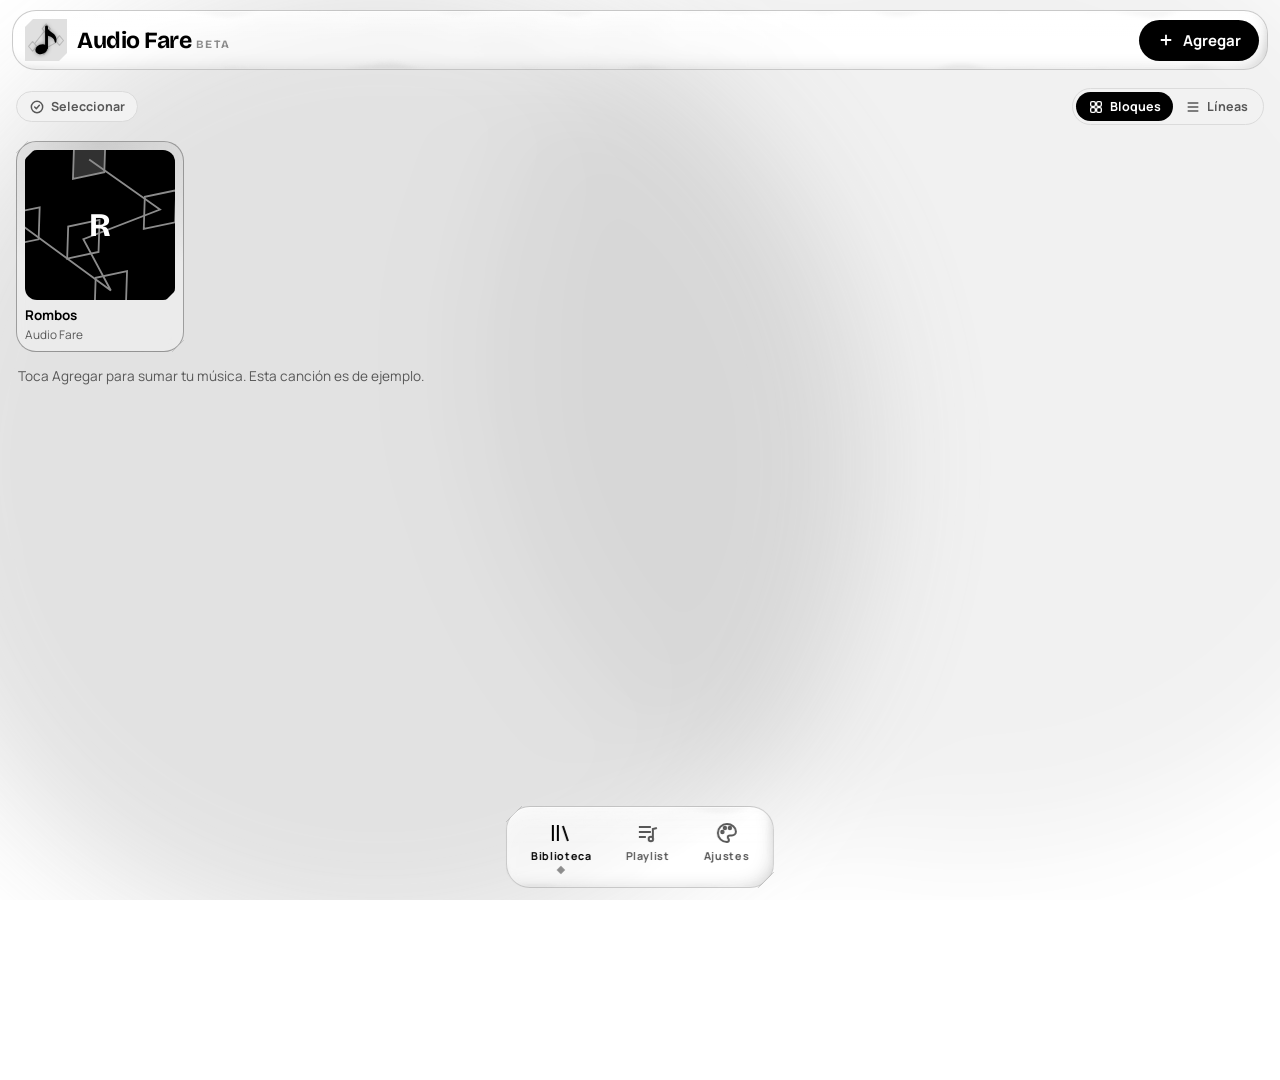
<file: audio-fare-beta/index.html>
<!doctype html>
<html lang="es">
<head>
<meta charset="utf-8">
<meta name="viewport" content="width=device-width,initial-scale=1,viewport-fit=cover">
<link rel="manifest" href="manifest.webmanifest">
<link rel="apple-touch-icon" href="icon-rombos-192.png">
<meta name="apple-mobile-web-app-capable" content="yes">
<meta name="description" content="Tu música, en tu teléfono. Sin anuncios, sin internet y solo para ti.">
<meta property="og:type" content="website">
<meta property="og:site_name" content="Faresite">
<meta property="og:title" content="Audio Fare">
<meta property="og:description" content="Tu música, en tu teléfono. Sin anuncios, sin internet y solo para ti.">
<meta property="og:url" content="https://q12-maker.github.io/Fare-site/audio-fare-beta/">
<meta property="og:image" content="https://q12-maker.github.io/Fare-site/audio-fare/og-image.jpg">
<meta property="og:image:secure_url" content="https://q12-maker.github.io/Fare-site/audio-fare/og-image.jpg">
<meta property="og:image:type" content="image/jpeg">
<meta property="og:image:width" content="1200">
<meta property="og:image:height" content="630">
<meta property="og:image:alt" content="Logo de Audio Fare: nota musical verde sobre rombos">
<meta property="og:locale" content="es_CO">
<meta name="twitter:card" content="summary_large_image">
<meta name="twitter:image" content="https://q12-maker.github.io/Fare-site/audio-fare/og-image.jpg">
<link rel="image_src" href="https://q12-maker.github.io/Fare-site/audio-fare/og-image.jpg">
<style>:root{padding-top:env(safe-area-inset-top,0px);padding-bottom:env(safe-area-inset-bottom,0px);box-sizing:border-box}*,*::before,*::after{box-sizing:border-box}body{margin:0}[hidden]{display:none!important}img{max-width:100%}</style>
<title>Audio Fare Beta</title>
<meta name="claude:viewport-fit-sides" content="cover">
<meta name="theme-color" content="#000000">
<link rel="stylesheet" href="fonts/fonts.css">
<style>
/* Capa: app de una pantalla. Ambiente 70% de fondo, principal 20% en texto y piezas clave, secundario 10% en acentos. Vidrio claro de esquinas cortadas intercalado con superficies opacas. */
:root{
  --amb:#ffffff; --pri:#000000; --sec:#8c8c8c;
  --paper:#f4f2ec; --ink:#161616; --slot:#141414;
  --display:"Bricolage Grotesque", "Segoe UI", system-ui, sans-serif;
  --body:"Manrope", "Segoe UI", system-ui, sans-serif;
  --mono:"JetBrains Mono", ui-monospace, "Cascadia Mono", Consolas, monospace;
  --cut:14px; --rad:16px;
}
@media (prefers-color-scheme: dark){ :root:not([data-theme="light"]){ --amb:#000000; --pri:#ffffff; --sec:#8c8c8c; color-scheme:dark } }
:root[data-theme="dark"]{ --amb:#000000; --pri:#ffffff; --sec:#8c8c8c; color-scheme:dark }
:root{
  --fg:var(--pri);--neu:var(--pri);--onpri:var(--amb);--onsec:var(--amb);
  --muted:color-mix(in srgb, color-mix(in srgb, var(--pri) 40%, var(--neu)) 66%, var(--amb));
  --line:color-mix(in srgb, var(--pri) 14%, var(--amb));
  --solid:color-mix(in srgb, var(--pri) 5%, var(--amb));
  --glass:color-mix(in srgb, var(--amb) 30%, transparent);
  --edge:color-mix(in srgb, var(--pri) 26%, transparent);
}
/* Reproductor teñido con el color de la portada */
.app.tinted[data-view="np"]{--amb:var(--npbg);--pri:var(--npfg);--sec:var(--npacc);--onpri:var(--amb);--onsec:var(--amb);
  --fg:var(--pri);--muted:color-mix(in srgb, var(--pri) 62%, var(--amb));--line:color-mix(in srgb, var(--pri) 18%, var(--amb));
  --solid:color-mix(in srgb, var(--pri) 8%, var(--amb));--glass:color-mix(in srgb, var(--amb) 30%, transparent);--edge:color-mix(in srgb, var(--pri) 26%, transparent);
  background:var(--amb);color:var(--fg)}
.app{transition:background-color .6s ease}
/* Letras fijas: el texto no cambia de color con la portada ni con la canción que suena */
.app.fixtxt,.app.fixtxt.tinted[data-view="np"]{--fg:var(--lt);--muted:color-mix(in srgb, var(--lt) 62%, var(--amb));color:var(--lt)}
.app.fixtxt.ltauto.tinted[data-view="np"]{--lt:#ffffff}
.app.fixtxt .np .title,.app.fixtxt .card.on b,.app.fixtxt .row.on .meta b,.app.fixtxt .controls button,.app.fixtxt .controls .mode.on{color:var(--lt)}
.ltpick{display:flex;align-items:center;gap:10px;margin-top:10px}
.ltpick input[type=color]{width:56px;height:40px;border:0;border-radius:10px;overflow:hidden;background:none;padding:0;cursor:pointer}

.cover.art{background:var(--solid)}
.cover.art img{position:absolute;inset:0;width:100%;height:100%;object-fit:cover}
@property --rx{syntax:'<angle>';inherits:false;initial-value:0deg}
@property --ry{syntax:'<angle>';inherits:false;initial-value:0deg}
@property --gx{syntax:'<percentage>';inherits:true;initial-value:50%}
@property --gy{syntax:'<percentage>';inherits:true;initial-value:50%}
html,body{height:100%}
html{overflow:hidden}
/* Tilt 3D con brillo: estilo predominante */
.tl{transform:perspective(var(--pp,700px)) rotateX(var(--rx)) rotateY(var(--ry));transition:transform .22s ease-out,--rx .22s ease-out,--ry .22s ease-out;will-change:transform}
.tl.act{transition:none}
.gl{position:absolute;inset:0;pointer-events:none;z-index:3;mix-blend-mode:soft-light;opacity:0;transition:opacity .25s;
  background:radial-gradient(circle at var(--gx) var(--gy),rgba(255,255,255,.85),rgba(255,255,255,0) 58%)}
.act>.gl{opacity:1}
nav.navbar{transition:--rx .22s ease-out,--ry .22s ease-out}
nav.navbar.act{transition:none}
body{margin:0;overscroll-behavior:none;background:var(--amb);color:var(--fg);font-family:var(--body);font-size:15px;overflow:hidden;-webkit-tap-highlight-color:transparent}
button,input{font:inherit;color:inherit}
button{background:none;border:0;cursor:pointer;padding:0}
:focus-visible{outline:2px solid var(--sec);outline-offset:2px}
.app{height:100%;display:flex;flex-direction:column;position:relative;isolation:isolate}
.ambient{position:absolute;inset:-20%;z-index:-1;pointer-events:none;opacity:.55;filter:blur(60px);transition:opacity .6s}
.ambient::before,.ambient::after{content:"";position:absolute;width:55%;aspect-ratio:1;border-radius:50%}
.ambient::before{left:8%;top:12%;background:color-mix(in srgb,var(--sec) 45%,transparent)}
.ambient::after{right:4%;bottom:18%;background:color-mix(in srgb,var(--pri) 10%,transparent)}

/* Vidrio claro de esquinas cortadas */
.glass{position:relative;background:var(--glass);backdrop-filter:blur(7px) saturate(1.1);-webkit-backdrop-filter:blur(7px) saturate(1.1);
  border:1px solid var(--edge);
  border-radius:var(--rad);
  clip-path:polygon(var(--cut) 0,100% 0,100% calc(100% - var(--cut)),calc(100% - var(--cut)) 100%,0 100%,0 var(--cut))}
.glass::before,.glass::after{content:"";position:absolute;width:var(--cut);height:var(--cut);pointer-events:none;
  background:linear-gradient(to bottom right,transparent calc(50% - .7px),var(--edge) 50%,transparent calc(50% + .7px))}
.glass::before{left:-1px;top:-1px}
.glass::after{right:-1px;bottom:-1px}

header.top{display:flex;align-items:center;gap:12px;padding-block:14px 8px;padding-left:max(16px,env(safe-area-inset-left,0px));padding-right:max(16px,env(safe-area-inset-right,0px))}
.brand{display:flex;align-items:center;gap:10px;flex:1;min-width:0}
.brand .logo{width:42px;height:42px;flex:none;clip-path:polygon(8px 0,100% 0,100% calc(100% - 8px),calc(100% - 8px) 100%,0 100%,0 8px)}
.logo .lg-bg{fill:color-mix(in srgb,var(--pri) 12%,var(--amb))}
.logo .lg-rombos{stroke:var(--sec);opacity:.45}
.logo .lg-note{fill:var(--pri);filter:drop-shadow(0 0 3px color-mix(in srgb,var(--pri) 45%,transparent))}
.brand img{width:42px;height:42px;object-fit:cover;border-radius:10px;clip-path:polygon(8px 0,100% 0,100% calc(100% - 8px),calc(100% - 8px) 100%,0 100%,0 8px)}
.brand h1{margin:0;font-family:var(--display);font-weight:700;font-size:1.45rem;letter-spacing:-.02em}
.brand small{display:block;font-size:.7rem;letter-spacing:.14em;text-transform:uppercase;color:var(--muted)}
.btn-add{display:inline-flex;align-items:center;gap:8px;padding:10px 16px;font-weight:700;border-radius:14px;background:var(--pri);color:var(--onpri);
  clip-path:polygon(10px 0,100% 0,100% calc(100% - 10px),calc(100% - 10px) 100%,0 100%,0 10px)}
.btn-add svg{width:18px;height:18px}
#file{position:absolute;width:1px;height:1px;opacity:0;pointer-events:none}

main{flex:1;position:relative;min-height:0}
.view{overscroll-behavior:contain;position:absolute;inset:0;overflow-y:auto;overflow-x:hidden;padding-block:6px 210px;padding-left:max(16px,env(safe-area-inset-left,0px));padding-right:max(16px,env(safe-area-inset-right,0px))}
.label{font-size:.72rem;letter-spacing:.14em;text-transform:uppercase;color:var(--muted);margin:18px 0 10px;font-weight:700}

/* Carrusel de vidrio con magnificación */
.carousel{overscroll-behavior-x:contain;display:flex;gap:14px;overflow-x:auto;scroll-snap-type:x mandatory;padding:10px 30% 16px 0;scrollbar-width:none;margin-right:calc(-1 * max(16px,env(safe-area-inset-right,0px)))}
.carousel::-webkit-scrollbar{display:none}
*{scrollbar-width:none}*::-webkit-scrollbar{display:none;width:0;height:0}
.carousel{perspective:none}
.card{--rad:20px;flex:0 0 148px;scroll-snap-align:start;padding:10px;display:flex;flex-direction:column;gap:8px;text-align:left;transform-origin:center center;
  transform:perspective(600px) rotateY(var(--cy,0deg)) rotateX(var(--rx)) rotateY(var(--ry)) scale(var(--s,1));transition:transform .1s linear,--rx .22s ease-out,--ry .22s ease-out}
.card .gl{opacity:var(--go,0)}

.card .cover{width:100%;aspect-ratio:1}
.card b{font-size:.92rem;white-space:nowrap;overflow:hidden;text-overflow:ellipsis}
.card span{font-size:.78rem;color:var(--muted);white-space:nowrap;overflow:hidden;text-overflow:ellipsis;margin-top:-6px}

/* Portada generada: rombos Fare en la paleta */
.cover{position:relative;overflow:hidden;border-radius:12px;background:var(--pri);color:var(--onpri);display:grid;place-items:center;
  clip-path:polygon(9px 0,100% 0,100% calc(100% - 9px),calc(100% - 9px) 100%,0 100%,0 9px);max-width:100%}
.cover svg{position:absolute;inset:-10%;width:120%;height:120%;transform:rotate(var(--r,0deg))}
.cover svg path{fill:none;stroke:var(--sec);stroke-width:2}
.cover svg path.f{fill:color-mix(in srgb,var(--sec) 35%,transparent)}
.cover i{position:relative;font-style:normal;font-family:var(--display);font-weight:700;font-size:2.2em;line-height:1}

/* Lista */
.search{width:100%;padding:12px 14px;border:1px solid var(--line);background:var(--solid);outline:none;border-radius:14px;
  clip-path:polygon(10px 0,100% 0,100% calc(100% - 10px),calc(100% - 10px) 100%,0 100%,0 10px)}
.search:focus{border-color:var(--sec)}
.list{list-style:none;margin:6px 0 0;padding:0;display:flex;flex-direction:column}
.row{position:relative;--pp:900px;display:grid;grid-template-columns:46px minmax(0,1fr) auto auto;align-items:center;gap:12px;padding:8px 4px;border-bottom:1px solid var(--line)}
.row .cover{border-radius:10px;width:46px;height:46px;font-size:.5rem}
.row .meta{min-width:0;cursor:pointer}
.row .meta b{display:block;white-space:nowrap;overflow:hidden;text-overflow:ellipsis;font-weight:700}
.row .meta span{display:block;font-size:.82rem;color:var(--muted);white-space:nowrap;overflow:hidden;text-overflow:ellipsis}
.row.on .meta b{color:var(--sec)}
.row .dur{font-family:var(--mono);font-size:.78rem;color:var(--muted);font-variant-numeric:tabular-nums}
.del{width:34px;height:34px;display:grid;place-items:center;color:var(--muted);font-size:.72rem;font-weight:700}
.del.ask{width:auto;padding:0 10px;border-radius:10px;background:var(--pri);color:var(--onpri)}
.del svg{width:17px;height:17px}
.row .meta .tag,.tag{border-radius:6px;display:inline;font-size:.66rem;letter-spacing:.1em;text-transform:uppercase;border:1px solid var(--sec);color:var(--sec);padding:1px 6px;margin-left:6px;vertical-align:1px}
.empty{border-radius:18px;padding:22px 18px;margin-top:14px;background:var(--solid);border:1px dashed var(--line);line-height:1.55;color:var(--muted)}
.empty b{color:var(--fg)}
.note{font-size:.8rem;color:var(--muted);line-height:1.5;margin:22px 0 0;max-width:60ch}

/* Sonando */
.np{display:flex;flex-direction:column;align-items:center;gap:14px;padding-top:6px;max-width:440px;margin:0 auto}
/* El reproductor termina encima de la barra de secciones: la barra tiene su propio espacio */
#v-np{padding-bottom:calc(112px + env(safe-area-inset-bottom,0px))}
#v-np .controls{margin-top:4px}
.tilt{width:min(78vw,330px,36vh);aspect-ratio:1;max-width:100%;perspective:900px;touch-action:none}
.tilt-in{position:relative;width:100%;height:100%;transform-style:preserve-3d;--pp:800px}
.tilt-in .cover{border-radius:22px;width:100%;height:100%;font-size:2rem;box-shadow:0 30px 60px -30px color-mix(in srgb,var(--pri) 60%,transparent)}
.tilt-in .gl{border-radius:22px;clip-path:polygon(9px 0,100% 0,100% calc(100% - 9px),calc(100% - 9px) 100%,0 100%,0 9px)}
.tilt-in.idle:not(.act){animation:sway 8s ease-in-out infinite}
.tilt-in.idle:not(.act) .gl{opacity:.9}
@keyframes sway{0%,100%{--rx:9deg;--ry:-14deg;--gx:20%;--gy:15%}25%{--rx:-6deg;--ry:-6deg;--gx:35%;--gy:80%}50%{--rx:-10deg;--ry:15deg;--gx:85%;--gy:85%}75%{--rx:7deg;--ry:8deg;--gx:75%;--gy:20%}}
.np h2{display:-webkit-box;-webkit-line-clamp:2;-webkit-box-orient:vertical;overflow:hidden;max-width:100%;margin:6px 0 0;font-family:var(--display);font-size:1.6rem;text-align:center;color:var(--pri);text-wrap:balance;letter-spacing:-.02em;line-height:1.15}
.np .artist{color:var(--muted);margin-top:-8px;text-align:center;max-width:100%;white-space:nowrap;overflow:hidden;text-overflow:ellipsis}
.seek{width:100%;display:grid;gap:6px}
#harm{display:block;width:100%;height:46px;margin-bottom:-14px;pointer-events:none}
.seek .times{display:flex;justify-content:space-between;font-family:var(--mono);font-size:.75rem;color:var(--muted);font-variant-numeric:tabular-nums}
input[type=range]{-webkit-appearance:none;appearance:none;width:100%;height:22px;background:transparent}
input[type=range]::-webkit-slider-runnable-track{height:4px;border-radius:4px;background:linear-gradient(to right,var(--sec) var(--p,0%),var(--line) var(--p,0%))}
input[type=range]::-moz-range-track{height:4px;border-radius:4px;background:linear-gradient(to right,var(--sec) var(--p,0%),var(--line) var(--p,0%))}
input[type=range]::-webkit-slider-thumb{-webkit-appearance:none;width:16px;height:16px;margin-top:-6px;background:var(--pri);border:0;border-radius:5px;transform:rotate(45deg)}
input[type=range]::-moz-range-thumb{width:14px;height:14px;background:var(--pri);border:0;border-radius:0;transform:rotate(45deg)}
.controls{display:flex;align-items:center;justify-content:center;gap:22px}
.controls button{width:46px;height:46px;display:grid;place-items:center;color:var(--fg)}
.controls button svg{width:26px;height:26px}
.controls .play{border-radius:24px;width:74px;height:74px;background:var(--pri);color:var(--onpri);clip-path:polygon(14px 0,100% 0,100% calc(100% - 14px),calc(100% - 14px) 100%,0 100%,0 14px)}
.controls .play svg{width:32px;height:32px}
.controls .mode{color:var(--muted);position:relative}
.controls .mode.on{color:var(--sec)}
.controls .mode b{position:absolute;right:6px;bottom:6px;font-size:.6rem;font-family:var(--mono)}

/* Paletas */
.bar7{display:flex;height:56px;border-radius:16px;overflow:hidden;margin-top:6px;border:1px solid var(--line)}
.bar7 div{display:flex;align-items:flex-end;padding:6px 8px;font-family:var(--mono);font-size:.7rem}
.pick{display:grid;grid-template-columns:repeat(3,minmax(0,1fr));gap:10px;margin-top:14px}
.pick label{border-radius:16px;display:flex;flex-direction:column;gap:6px;padding:10px;background:var(--solid);border:1px solid var(--line);font-size:.78rem;font-weight:700}
.pick label em{font-style:normal;font-weight:400;color:var(--muted);font-family:var(--mono)}
.pick input[type=color]{border-radius:10px;overflow:hidden;width:100%;height:40px;border:0;background:none;padding:0;cursor:pointer}
.save{display:flex;gap:10px;margin-top:12px;flex-wrap:wrap}
.save .search{flex:1;min-width:0;width:auto}
.err{color:var(--sec);font-size:.82rem;min-height:1.2em;margin:6px 0 0}
.plist{list-style:none;margin:0;padding:0;display:flex;flex-direction:column;gap:8px}
.plist li{border-radius:16px;position:relative;--pp:800px;display:flex;align-items:center;gap:10px;padding:12px 14px}
.plist li.glass{--cut:10px}
.plist li.op{background:var(--solid);border:1px solid var(--line)}
.plist .pn{flex:1;min-width:0;text-align:left;font-weight:700;white-space:nowrap;overflow:hidden;text-overflow:ellipsis}
.plist .chk{font-size:.7rem;letter-spacing:.12em;text-transform:uppercase;color:var(--sec);font-weight:700}

/* Mini reproductor */
.mini{border-radius:18px;--pp:600px;position:fixed;left:max(12px,env(safe-area-inset-left,0px));right:max(12px,env(safe-area-inset-right,0px));bottom:calc(108px + env(safe-area-inset-bottom,0px));
  display:grid;grid-template-columns:42px minmax(0,1fr) auto;gap:12px;align-items:center;padding:8px 10px;z-index:5;background:var(--solid);border:1px solid var(--line);
  clip-path:polygon(10px 0,100% 0,100% calc(100% - 10px),calc(100% - 10px) 100%,0 100%,0 10px)}
.mini .cover{border-radius:10px;width:42px;height:42px;font-size:.45rem}
.mini .t{min-width:0;cursor:pointer;text-align:left}
.mini .t b{display:block;white-space:nowrap;overflow:hidden;text-overflow:ellipsis;font-size:.9rem}
.mini .t span{display:block;font-size:.78rem;color:var(--muted);white-space:nowrap;overflow:hidden;text-overflow:ellipsis}
.mini .pp{width:40px;height:40px;display:grid;place-items:center}
.mini .pp svg{width:24px;height:24px}
.mini .prog{position:absolute;left:0;bottom:0;height:2px;background:var(--sec);width:var(--p,0%)}

/* Barra de navegación de vidrio con magnificación */
nav.navbar{position:fixed;left:50%;transform:translateX(-50%) perspective(600px) rotateX(var(--rx)) rotateY(var(--ry));bottom:calc(12px + env(safe-area-inset-bottom,0px));z-index:6;
  display:flex;gap:6px;padding:8px 10px;--cut:16px;--rad:24px;width:max-content;max-width:calc(100% - 24px)}
nav.navbar button{display:flex;flex-direction:column;align-items:center;gap:3px;padding:6px 14px;color:var(--muted);transform-origin:center bottom;transition:transform .12s ease-out,color .2s;font-size:.68rem;font-weight:700;letter-spacing:.06em}
nav.navbar button svg{width:24px;height:24px}
nav.navbar button[aria-current="page"]{color:var(--fg)}
nav.navbar button[aria-current="page"]::after{content:"";width:6px;height:6px;background:var(--sec);transform:rotate(45deg);margin-top:1px}

/* Barra de arriba flotante en liquid glass: la música pasa por detrás */
header.top.liquid{position:absolute;z-index:6;top:10px;left:max(12px,env(safe-area-inset-left,0px));right:max(12px,env(safe-area-inset-right,0px));
  padding:8px 8px 8px 12px;border-radius:24px}
header.top .brand,header.top .btn-add{position:relative;z-index:3}
#v-lib{padding-top:86px}

/* Menú sencillo: bloques o líneas */
.btn-add.pill{clip-path:none;border-radius:999px;padding:10px 18px}
.seg{display:flex;justify-content:flex-end;margin:2px 0 12px}
.seg>div{display:inline-flex;padding:3px;border-radius:999px;background:var(--solid);border:1px solid var(--line)}
.seg button{display:flex;align-items:center;gap:6px;padding:6px 12px;border-radius:999px;font-size:.78rem;font-weight:700;color:var(--muted);transition:background .2s,color .2s}
.seg button svg{width:16px;height:16px}
.seg button[aria-pressed="true"]{background:var(--pri);color:var(--onpri)}
.grid{display:grid;grid-template-columns:repeat(3,minmax(0,1fr));gap:12px;padding-top:4px}
@media (min-width:640px){.grid{grid-template-columns:repeat(auto-fill,minmax(160px,1fr))}}
.grid .card{flex:none;min-width:0;padding:8px;gap:6px;--cut:12px}
.grid .card b{font-size:.84rem}
.grid .card span{font-size:.74rem;margin-top:-4px}
.card.on b{color:var(--sec)}
.card.act .gl{opacity:1}
.hint{color:var(--muted);font-size:.85rem;line-height:1.5;margin:14px 2px;list-style:none}
/* Playlist */
.plist .pn small{display:block;font-weight:400;font-size:.78rem;color:var(--muted);margin-top:2px}
.plist li.glass,.plist li.op{min-height:58px}
.mini-play{width:40px;height:40px;display:grid;place-items:center;border-radius:12px;background:var(--pri);color:var(--onpri);flex:none}
.mini-play svg{width:20px;height:20px}
.plinfo{color:var(--muted);font-family:var(--mono);font-size:.8rem;margin:0 0 12px}
.pl-actions{display:flex;gap:8px;flex-wrap:wrap;align-items:center;margin-bottom:8px}
.btn2{padding:10px 16px;border-radius:14px;background:var(--solid);border:1px solid var(--line);font-weight:700;font-size:.86rem}
.btn2.pri{background:var(--pri);color:var(--onpri);border-color:var(--pri)}
.pl-actions .del{margin-left:auto}
.row.drag{grid-template-columns:30px 46px minmax(0,1fr) auto auto;gap:10px}
.handle{width:30px;height:46px;display:grid;place-items:center;color:var(--muted);touch-action:none;cursor:grab}
.handle svg{width:20px;height:20px}
.row.lift{z-index:5;background:var(--solid);border-radius:14px;box-shadow:0 14px 30px rgba(0,0,0,.35);transition:none}
.row.slide{transition:transform .18s ease}
.plgrid{list-style:none;margin:0;padding:4px 0 0}
.plgrid .card{position:relative;cursor:pointer}
.card.lift{z-index:5;scale:1.06;box-shadow:0 18px 34px rgba(0,0,0,.4)}
.seg{justify-content:space-between;align-items:center}
.selbtn{display:flex;align-items:center;gap:6px;padding:8px 12px;border-radius:999px;font-size:.78rem;font-weight:700;color:var(--muted);background:var(--solid);border:1px solid var(--line)}
.selbtn svg{width:16px;height:16px}
.selbtn.on{background:var(--sec);color:var(--onsec);border-color:var(--sec)}
.ck{position:absolute;z-index:4;width:26px;height:26px;border-radius:50%;border:2px solid rgba(255,255,255,.85);background:color-mix(in srgb,#000 30%,transparent);display:grid;place-items:center;pointer-events:none;box-shadow:0 2px 6px rgba(0,0,0,.3)}
.card .ck{top:14px;left:14px}
.row .ck{left:14px;top:50%;margin-top:-13px}
.ck svg{width:16px;height:16px;opacity:0;color:var(--onsec)}
.picked .ck{background:var(--aura);border-color:var(--aura)}
.picked .ck svg{opacity:1}
.card.picked,.row.picked{outline:2px solid var(--aura);outline-offset:-2px;box-shadow:0 0 22px -4px var(--aura)}
.seltint{position:absolute;inset:0;z-index:3;pointer-events:none;border-radius:inherit;opacity:0;transition:opacity .18s ease;
  background:linear-gradient(160deg,color-mix(in srgb,#ffffff 22%,transparent),transparent 55%),color-mix(in srgb,var(--aura) 40%,transparent);
  -webkit-backdrop-filter:saturate(1.4);backdrop-filter:saturate(1.4)}
.picked .seltint{opacity:1}
.card,.row{--aura:var(--sec)}
.grid .card.glass{background:radial-gradient(130% 85% at 50% 0%,color-mix(in srgb,var(--aura) 34%,transparent),transparent 78%),var(--glass);border-color:color-mix(in srgb,var(--aura) 50%,var(--edge))}
.grid .card.glass::before,.grid .card.glass::after{--edge:color-mix(in srgb,var(--aura) 60%,transparent)}
.row{background:linear-gradient(90deg,color-mix(in srgb,var(--aura) 24%,transparent),color-mix(in srgb,var(--aura) 6%,transparent) 70%,transparent);border-radius:14px}
.row .cover{box-shadow:0 0 16px -2px color-mix(in srgb,var(--aura) 70%,transparent)}
.card.on b,.row.on .meta b{color:var(--aura)}
.nowglass{position:absolute;inset:0;z-index:3;pointer-events:none;border-radius:inherit;
  background:linear-gradient(160deg,rgba(255,255,255,.22),transparent 40%,transparent 72%,rgba(255,255,255,.08)),color-mix(in srgb,var(--aura) 26%,transparent);
  border:1px solid rgba(255,255,255,.3);
  -webkit-backdrop-filter:blur(.5px) saturate(1.6) brightness(1.08);backdrop-filter:blur(.5px) saturate(1.6) brightness(1.08);
  box-shadow:inset 0 1px 0 rgba(255,255,255,.6),inset 0 -1px 1px rgba(255,255,255,.2),inset 12px 12px 24px -16px rgba(255,255,255,.5),inset -12px -12px 24px -18px color-mix(in srgb,var(--pri) 35%,transparent)}
.nowglass .lsh{position:absolute;inset:0;border-radius:inherit;mix-blend-mode:screen;
  background:radial-gradient(120% 70% at 20% -10%,rgba(255,255,255,.38),transparent 50%),radial-gradient(80% 60% at 110% 120%,rgba(255,255,255,.2),transparent 60%)}
.nowharm{position:absolute;left:8px;right:8px;bottom:5px;height:30px;width:calc(100% - 16px);z-index:4;pointer-events:none}
.row .nowglass{border-radius:14px;inset:2px -2px}
.row .nowharm{left:4px;right:4px;width:calc(100% - 8px);bottom:3px;height:20px}
.row.picked{border-radius:14px}
.selmode .handle,.selmode .del{visibility:hidden}
.selmode [data-id]{touch-action:pan-y}
.selbar{position:fixed;left:max(12px,env(safe-area-inset-left,0px));right:max(12px,env(safe-area-inset-right,0px));bottom:calc(108px + env(safe-area-inset-bottom,0px));z-index:7;border-radius:22px;padding:10px 12px 12px;max-width:560px;margin-inline:auto}
.selbar>div{position:relative;z-index:3}
.sb-top{display:flex;align-items:center;gap:8px;margin-bottom:8px}
.sb-top b{flex:1;font-size:.92rem}
.sb-top button{padding:6px 12px;border-radius:12px;font-size:.8rem;font-weight:700;background:var(--solid);border:1px solid var(--line)}
.sb-act{display:flex;gap:8px;overflow-x:auto}
.sb-act button{flex:1 0 auto;display:flex;flex-direction:column;align-items:center;gap:4px;padding:8px 10px;border-radius:14px;font-size:.72rem;font-weight:700;background:var(--solid);border:1px solid var(--line);min-width:72px}
.sb-act button svg{width:20px;height:20px}
.sb-act button.warn{color:#e5484d}
.sb-act button:disabled{opacity:.4}
.pick-row{display:grid;grid-template-columns:auto 42px minmax(0,1fr);gap:12px;align-items:center;padding:8px 4px;border-bottom:1px solid var(--line)}
.pick-row input{width:22px;height:22px;accent-color:var(--sec)}
.pick-row .cover{width:42px;height:42px;border-radius:10px;font-size:.45rem}
.pick-row label{min-width:0;cursor:pointer}
.pick-row b{display:block;white-space:nowrap;overflow:hidden;text-overflow:ellipsis}
.pick-row span{display:block;font-size:.8rem;color:var(--muted);white-space:nowrap;overflow:hidden;text-overflow:ellipsis}

/* Logo y barra solo en Biblioteca; las demás pantallas tienen botón para volver */
header.top{transition:opacity .25s,margin .3s}
.app:not([data-view="lib"]) header.top{display:none}
nav.navbar{translate:0 0;transition:translate .35s cubic-bezier(.2,.8,.2,1),opacity .25s,--rx .22s ease-out,--ry .22s ease-out}
/* La barra muestra siempre las 3 secciones, horizontal, abajo en el centro; la actual queda marcada. */

.mini{transition:bottom .35s cubic-bezier(.2,.8,.2,1)}

.back{position:sticky;top:-6px;z-index:4;display:flex;align-items:center;gap:12px;padding-block:20px 26px;margin-top:-6px;margin-bottom:-12px;
  --gx:max(16px,env(safe-area-inset-left,0px));margin-inline:calc(-1 * var(--gx));padding-inline:var(--gx);
  background:linear-gradient(color-mix(in srgb,var(--amb) 82%,transparent),color-mix(in srgb,var(--amb) 55%,transparent) 62%,transparent);
  -webkit-backdrop-filter:blur(12px);backdrop-filter:blur(12px);
  -webkit-mask-image:linear-gradient(#000 calc(100% - 26px),transparent);mask-image:linear-gradient(#000 calc(100% - 26px),transparent)}
.sleep{margin-left:auto;display:flex;align-items:center;gap:6px;height:44px;min-width:44px;padding:0 12px;border-radius:16px;background:var(--solid);border:1px solid var(--line);color:var(--muted)}
.sleep svg{width:20px;height:20px}
.sleep b{font-family:var(--mono);font-size:.82rem;font-weight:700}
.sleep b:empty{display:none}
.sleep.on{color:var(--sec);border-color:var(--sec)}
.more{display:grid;place-items:center;height:44px;width:44px;flex:none;border-radius:16px;background:var(--solid);border:1px solid var(--line);color:var(--muted)}
.more svg{width:20px;height:20px}
/* Hojas de editar y recortar */
.edimg{display:flex;gap:12px;align-items:center;margin-top:4px}
.edimg .cover{width:96px;height:96px;flex:none;border-radius:14px;font-size:1rem}
.edib{display:flex;flex-direction:column;gap:6px;min-width:0;flex:1}
.edib .btn2{padding:9px 12px;font-size:.82rem;text-align:center}
.fl{display:grid;gap:6px;font-size:.8rem;color:var(--muted);margin-top:10px}
.edf .btn-add{width:100%;justify-content:center;margin-top:4px}
.trim{--a:0%;--b:100%;--ph:0%;position:relative;height:56px;margin:12px 4px 4px}
.trim .tk,.trim .sl{position:absolute;top:50%;height:10px;transform:translateY(-50%);border-radius:6px}
.trim .tk{left:0;right:0;background:var(--line)}
.trim .sl{left:var(--a);right:calc(100% - var(--b));background:var(--pri)}
.trim .ph{position:absolute;top:6px;bottom:6px;width:2px;left:var(--ph);background:var(--sec);border-radius:2px}
.trim input{position:absolute;inset:0;width:100%;height:56px;margin:0;background:none;pointer-events:none;-webkit-appearance:none;appearance:none}
.trim input::-webkit-slider-runnable-track{height:56px;background:none}
.trim input::-webkit-slider-thumb{transform:none;pointer-events:auto;-webkit-appearance:none;width:24px;height:44px;margin-top:6px;border-radius:10px;background:var(--pri);border:3px solid var(--amb);box-shadow:0 2px 8px rgba(0,0,0,.35)}
.trim input::-moz-range-thumb{pointer-events:auto;width:20px;height:40px;border-radius:10px;background:var(--pri);border:3px solid var(--amb)}
.trow{display:flex;align-items:center;gap:8px;margin-top:8px}
.trow span{flex:1;color:var(--muted);font-size:.85rem}
.trow .tin{font-family:var(--mono);font-weight:700;font-size:.95rem;width:96px;text-align:center;padding:7px 2px;border-radius:12px;border:1px dashed var(--line);color:var(--fg)}
.trow .tin[aria-expanded="true"]{background:var(--solid);border:1px solid var(--sec)}
/* Editar un tiempo con tres cuadros: minutos, segundos y milisegundos */
.tedit{margin:8px 0 2px;padding:10px 8px 8px;border-radius:16px;background:var(--solid);border:1px solid var(--line)}
.tedit .tfs{margin:0}
.tedit .tf{max-width:86px}
.tedit .tf input{font-size:1.35rem;padding:8px 2px}
.tedit .tfs i{font-size:1.35rem;padding-top:8px}
.tedit .btn-add{width:100%;justify-content:center;margin-top:8px}
.trow button{width:40px;height:36px;border-radius:12px;background:var(--solid);border:1px solid var(--line);font-weight:700}
.back span{font-family:var(--display);font-weight:700;font-size:1.3rem;letter-spacing:-.02em}
.bk{width:42px;height:42px;display:grid;place-items:center;border-radius:14px;background:var(--solid);border:1px solid var(--line)}
.bk svg{width:22px;height:22px}

/* Liquid glass: vidrio que refracta lo de atrás, con brillo en el borde. Solo en piezas flotantes (barra y mini reproductor). */
.liquid.liquid{
  --lgt:color-mix(in srgb,#ffffff 55%,transparent);
  background:linear-gradient(180deg,color-mix(in srgb,#ffffff 16%,transparent),transparent 45%),color-mix(in srgb,var(--amb) 22%,transparent);
  border:1px solid color-mix(in srgb,#ffffff 22%,var(--edge));
  backdrop-filter:blur(14px) saturate(1.8) brightness(1.06);-webkit-backdrop-filter:blur(14px) saturate(1.8) brightness(1.06);
  box-shadow:inset 0 1px 0 var(--lgt),inset 0 -1px 1px color-mix(in srgb,#ffffff 18%,transparent),inset 10px 10px 22px -16px var(--lgt),inset -10px -10px 22px -18px color-mix(in srgb,var(--pri) 30%,transparent)}
.lg-refract .liquid.liquid{backdrop-filter:url(#lg) blur(2px) saturate(1.8) brightness(1.06)}
.liquid .lsh{position:absolute;inset:0;pointer-events:none;border-radius:inherit;z-index:2;
  background:radial-gradient(120% 70% at 20% -10%,rgba(255,255,255,.35),transparent 50%),radial-gradient(80% 60% at 110% 120%,rgba(255,255,255,.18),transparent 60%);mix-blend-mode:screen}
nav.navbar.liquid{transition:translate .35s cubic-bezier(.2,.8,.2,1),opacity .25s,scale .3s cubic-bezier(.3,1.6,.5,1)}
nav.navbar.liquid:active{scale:1.04 .96}
.mini.liquid:active{scale:.98 1.03}
.mini.liquid{transition:bottom .35s cubic-bezier(.2,.8,.2,1),scale .3s cubic-bezier(.3,1.6,.5,1)}

/* Impresora */
.scrim{position:fixed;inset:0;z-index:15;background:rgba(0,0,0,.35);-webkit-backdrop-filter:blur(4px);backdrop-filter:blur(4px)}
.sheet{position:fixed;left:max(12px,env(safe-area-inset-left,0px));right:max(12px,env(safe-area-inset-right,0px));bottom:calc(12px + env(safe-area-inset-bottom,0px));z-index:16;border-radius:26px;padding:16px;max-height:70vh;overflow:auto;max-width:520px;margin-inline:auto}
.sh-in{position:relative;z-index:3}
.sh-head{display:grid;grid-template-columns:52px minmax(0,1fr);gap:12px;align-items:center;margin-bottom:12px}
.sh-head .cover{width:52px;height:52px;border-radius:12px;font-size:.5rem}
.sh-head b{display:block;white-space:nowrap;overflow:hidden;text-overflow:ellipsis}
.sh-head span{display:block;font-size:.82rem;color:var(--muted);white-space:nowrap;overflow:hidden;text-overflow:ellipsis}
.sh-sub{font-size:.78rem;color:var(--muted);margin:2px 4px 8px;font-family:var(--mono)}
.sh-btn{display:flex;width:100%;align-items:center;gap:12px;padding:13px 14px;border-radius:16px;background:var(--solid);border:1px solid var(--line);font-weight:700;font-size:.92rem;text-align:left;margin-top:8px}
.sh-btn svg{width:20px;height:20px;flex:none}
.sh-btn small{margin-left:auto;font-weight:400;color:var(--muted);font-size:.78rem}
.sh-grid{display:grid;grid-template-columns:repeat(auto-fill,minmax(96px,1fr));gap:0 8px}
.sh-grid .sh-btn{justify-content:center;white-space:nowrap;padding:13px 8px}
.sh-grid .sh-btn svg{display:none}
.tfs{display:flex;align-items:flex-start;justify-content:center;gap:6px;margin:6px 0 4px}
.tfs i{font-style:normal;font-family:var(--mono);font-size:1.8rem;padding-top:10px;color:var(--muted)}
.tf{display:flex;flex-direction:column;align-items:center;gap:6px;flex:1;max-width:96px}
.tf input{width:100%;text-align:center;font-family:var(--mono);font-size:1.8rem;font-weight:700;padding:10px 4px;border-radius:16px;background:var(--solid);border:1px solid var(--line);color:var(--fg);-moz-appearance:textfield}
.tf input::-webkit-inner-spin-button,.tf input::-webkit-outer-spin-button{-webkit-appearance:none;margin:0}
.tf span{font-size:.74rem;color:var(--muted)}
.sh-btn.warn{color:#e5484d}
.sh-btn.ghost{background:transparent;justify-content:center}
.row,.card{-webkit-touch-callout:none;-webkit-user-select:none;user-select:none}
.printer{position:fixed;top:calc(10px + env(safe-area-inset-top,0px));left:50%;transform:translateX(-50%);width:min(300px,calc(100% - 32px));z-index:20;cursor:pointer}
.slot{border-radius:10px;height:22px;background:var(--slot);position:relative;z-index:2;clip-path:polygon(8px 0,100% 0,100% calc(100% - 8px),calc(100% - 8px) 100%,0 100%,0 8px);box-shadow:0 10px 30px -10px rgba(0,0,0,.6)}
.slot::after{content:"";position:absolute;left:14px;right:14px;top:50%;height:3px;margin-top:-1px;background:#000;box-shadow:0 1px 0 rgba(255,255,255,.12)}
.paperwrap{overflow:hidden;margin:-11px 16px 0;padding-bottom:12px}
.ticket{position:relative;background:var(--paper);color:var(--ink);font-family:var(--mono);font-size:.74rem;line-height:1.55;padding:20px 16px 12px;transform:translateY(-105%)}
.ticket::after{content:"";position:absolute;left:0;right:0;bottom:-8px;height:8px;
  background:linear-gradient(135deg,var(--paper) 50%,transparent 50%) 0 0/12px 8px,linear-gradient(225deg,var(--paper) 50%,transparent 50%) 0 0/12px 8px}
.ticket h4{margin:0;text-align:center;font-size:.8rem;letter-spacing:.18em}
.ticket .c{text-align:center}
.ticket hr{border:0;border-top:1px dashed var(--ink);opacity:.5;margin:8px 0}
.ticket .ln{display:flex;justify-content:space-between;gap:10px}
.ticket .ln span:first-child{min-width:0;overflow:hidden;text-overflow:ellipsis;white-space:nowrap}
.ticket .bc{height:34px;margin-top:8px;background:repeating-linear-gradient(90deg,var(--ink) 0 2px,transparent 2px 3px,var(--ink) 3px 4px,transparent 4px 7px,var(--ink) 7px 10px,transparent 10px 12px)}
.printer.go .ticket{animation:print 1.1s steps(9,end) forwards}
.ticket.liquid{color:var(--fg);border-radius:6px;padding:20px 16px 16px;
  background:linear-gradient(160deg,color-mix(in srgb,#ffffff 14%,transparent),transparent 40%),color-mix(in srgb,var(--amb) 30%,transparent);
  clip-path:polygon(16px 0,100% 0,100% calc(100% - 16px),calc(100% - 16px) 100%,0 100%,0 16px);text-shadow:0 1px 2px color-mix(in srgb,var(--amb) 70%,transparent)}
.ticket.liquid::after{display:none}
.ticket.liquid::before{content:"";position:absolute;inset:0;pointer-events:none;z-index:2;
  background:linear-gradient(135deg,transparent 10.8px,color-mix(in srgb,#ffffff 60%,transparent) 10.8px 12px,transparent 12.3px),linear-gradient(315deg,transparent 10.8px,color-mix(in srgb,#ffffff 35%,transparent) 10.8px 12px,transparent 12.3px)}
.ticket.liquid > *:not(.lsh){position:relative;z-index:3}
.ticket.liquid hr{border-top-color:var(--fg)}
.ticket.liquid .bc{background:repeating-linear-gradient(90deg,var(--fg) 0 2px,transparent 2px 3px,var(--fg) 3px 4px,transparent 4px 7px,var(--fg) 7px 10px,transparent 10px 12px);opacity:.85}
.printer.bye .ticket{animation:tear .45s ease-in forwards}
@keyframes print{from{transform:translateY(-105%)}to{transform:translateY(0)}}
@keyframes tear{from{transform:translateY(0);opacity:1}to{transform:translateY(30px) rotate(3deg);opacity:0}}

@media (prefers-reduced-motion: reduce){
  *{transition:none!important;animation:none!important}
  .printer.go .ticket{animation:none;transform:none}
}
</style>
</head>
<body>

<svg width="0" height="0" style="position:absolute" aria-hidden="true"><filter id="lg" x="0" y="0" width="100%" height="100%" color-interpolation-filters="sRGB"><feTurbulence type="fractalNoise" baseFrequency="0.012 0.018" numOctaves="2" seed="4" result="n"/><feGaussianBlur in="n" stdDeviation="2.5" result="nb"/><feDisplacementMap in="SourceGraphic" in2="nb" scale="34" xChannelSelector="R" yChannelSelector="G"/></filter></svg>
<div class="app" id="app" data-view="lib">
  <div class="ambient" aria-hidden="true"></div>
  <header class="top liquid"><span class="lsh"></span>
    <div class="brand">
      <img id="logoImg" src="[data-uri]" alt="" hidden>
      <svg class="logo" viewBox="0 0 64 64" role="img" aria-label="Logo de Audio Fare"><rect width="64" height="64" class="lg-bg"/>
        <g class="lg-rombos" fill="none" stroke-width="1.6" stroke-linejoin="round"><path d="M32.3 7.4 38.5 14.8 32.3 22.3 26.2 14.8z"/><path d="M11.6 34.2 17.8 41.7 11.6 49.2 5.5 41.7z"/><path d="M28.8 38.8 34.9 46.3 28.8 53.8 22.7 46.3z"/><path d="M52.5 25.3 58.7 32.8 52.5 40.3 46.4 32.8z"/><path d="M29.1 19L14.7 37.6M17 43.2l6.7 1.7M33.1 43.9l15.2-8.6"/></g>
        <g class="lg-note"><ellipse cx="25" cy="46" rx="9.5" ry="7.2" transform="rotate(-22 25 46)"/><rect x="30.6" y="10" width="4.4" height="36" rx="2"/><path d="M33 10c1 6 5 8.6 9 11.4 4.6 3.2 7 7.6 5.6 13.6-.4 1.6-2.2 1.6-2.3 0-.4-4.6-3.6-8-10.3-9.6z"/></g></svg>
      <h1>Audio Fare <small style="display:inline;color:var(--sec)">Beta</small></h1>
    </div>
    <label class="btn-add pill" for="file"><svg viewBox="0 0 24 24" fill="none" stroke="currentColor" stroke-width="2.4"><path d="M12 5v14M5 12h14"/></svg>Agregar</label>
    <input id="file" type="file" accept="audio/*,.mp3,.m4a,.aac,.ogg,.wav,.flac,.opus" multiple>
  </header>

  <main>
    <section class="view" id="v-lib" aria-label="Biblioteca">
      <div class="seg" id="seg" role="group" aria-label="Vista de la música"><button class="selbtn" type="button" data-sel="lib"><svg viewBox="0 0 24 24" fill="none" stroke="currentColor" stroke-width="2.2" stroke-linecap="round" stroke-linejoin="round"><circle cx="12" cy="12" r="8.5"/><path d="m8.5 12 2.5 2.5 4.5-5"/></svg>Seleccionar</button><div>
        <button data-l="bloques" aria-pressed="true"><svg viewBox="0 0 24 24" fill="none" stroke="currentColor" stroke-width="2"><rect x="4" y="4" width="7" height="7" rx="2"/><rect x="13" y="4" width="7" height="7" rx="2"/><rect x="4" y="13" width="7" height="7" rx="2"/><rect x="13" y="13" width="7" height="7" rx="2"/></svg>Bloques</button>
        <button data-l="lineas" aria-pressed="false"><svg viewBox="0 0 24 24" fill="none" stroke="currentColor" stroke-width="2"><path d="M4 6h16M4 12h16M4 18h16"/></svg>Líneas</button>
      </div></div>
      <div id="lib"></div>
      <p class="hint" id="empty" hidden></p>
    </section>

    <section class="view" id="v-pl" aria-label="Playlist" hidden>
      <div class="back"><button class="bk" aria-label="Volver"><svg viewBox="0 0 24 24" fill="none" stroke="currentColor" stroke-width="2.4"><path d="M15 5l-7 7 7 7"/></svg></button><span id="plTitle">Playlist</span></div>
      <div id="plHome">
        <form class="save" id="plForm">
          <input class="search" id="plName" placeholder="Nombre de la nueva playlist" maxlength="32" autocomplete="off">
          <button class="btn-add" type="submit">Crear</button>
        </form>
        <p class="err" id="plErr" role="status"></p>
        <ul class="plist" id="plList"></ul>
      </div>
      <div id="plDetail" hidden>
        <p class="plinfo" id="plInfo"></p>
        <div class="pl-actions">
          <button class="btn2 pri" id="plPlay">Reproducir</button>
          <button class="btn2" id="plAdd">Agregar canciones</button>
          <button class="del" id="plDel" aria-label="Borrar playlist"></button>
        </div>
        <div class="seg" id="plSeg" role="group" aria-label="Vista de la playlist"><button class="selbtn" type="button" data-sel="pl"><svg viewBox="0 0 24 24" fill="none" stroke="currentColor" stroke-width="2.2" stroke-linecap="round" stroke-linejoin="round"><circle cx="12" cy="12" r="8.5"/><path d="m8.5 12 2.5 2.5 4.5-5"/></svg>Seleccionar</button><div>
        <button data-l="bloques" aria-pressed="false"><svg viewBox="0 0 24 24" fill="none" stroke="currentColor" stroke-width="2"><rect x="4" y="4" width="7" height="7" rx="2"/><rect x="13" y="4" width="7" height="7" rx="2"/><rect x="4" y="13" width="7" height="7" rx="2"/><rect x="13" y="13" width="7" height="7" rx="2"/></svg>Bloques</button>
        <button data-l="lineas" aria-pressed="false"><svg viewBox="0 0 24 24" fill="none" stroke="currentColor" stroke-width="2"><path d="M4 6h16M4 12h16M4 18h16"/></svg>Líneas</button>
        </div></div>
        <ul class="list" id="plSongs"></ul>
      </div>
    </section>

    <section class="view" id="v-np" aria-label="Sonando" hidden>
      <div class="back"><button class="bk" aria-label="Volver"><svg viewBox="0 0 24 24" fill="none" stroke="currentColor" stroke-width="2.4"><path d="M15 5l-7 7 7 7"/></svg></button><span>Sonando</span><button class="sleep" id="sleepBtn" aria-label="Temporizador para dormir"><svg viewBox="0 0 24 24" fill="none" stroke="currentColor" stroke-width="2" stroke-linejoin="round"><path d="M20 14.5A8 8 0 1 1 9.5 4a6.5 6.5 0 0 0 10.5 10.5z"/></svg><b id="sleepT"></b></button><button class="more" id="npMore" aria-label="Más opciones"><svg viewBox="0 0 24 24" fill="currentColor"><circle cx="12" cy="5" r="2"/><circle cx="12" cy="12" r="2"/><circle cx="12" cy="19" r="2"/></svg></button></div>
      <div class="np" id="np">
        <div class="tilt" id="tilt"><div class="tilt-in tl idle" id="tiltIn"><div class="cover" id="bigCover"></div><div class="gl"></div></div></div>
        <h2 id="npTitle">Nada sonando</h2>
        <div class="artist" id="npArtist">Elige una canción en Biblioteca</div>
        <div class="seek">
          <canvas id="harm" aria-hidden="true"></canvas>
          <input id="seek" type="range" min="0" max="1000" value="0" aria-label="Avanzar en la canción">
          <div class="times"><span id="tCur">0:00</span><span id="tDur">0:00</span></div>
        </div>
        <div class="controls">
          <button class="mode" id="shuf" aria-label="Aleatorio"><svg viewBox="0 0 24 24" fill="none" stroke="currentColor" stroke-width="2"><path d="M3 6h4l10 12h4M3 18h4l3-3.6M14 9.6 17 6h4M18 3l3 3-3 3M18 15l3 3-3 3"/></svg></button>
          <button id="prev" aria-label="Anterior"><svg viewBox="0 0 24 24" fill="currentColor"><path d="M6 5h2v14H6zM20 5v14L9 12z"/></svg></button>
          <button class="play" id="play" aria-label="Reproducir"></button>
          <button id="next" aria-label="Siguiente"><svg viewBox="0 0 24 24" fill="currentColor"><path d="M16 5h2v14h-2zM4 5v14l11-7z"/></svg></button>
          <button class="mode" id="rep" aria-label="Repetir"><svg viewBox="0 0 24 24" fill="none" stroke="currentColor" stroke-width="2"><path d="M4 11V9a3 3 0 0 1 3-3h12M16 3l3 3-3 3M20 13v2a3 3 0 0 1-3 3H5M8 21l-3-3 3-3"/></svg><b id="repN"></b></button>
        </div>
      </div>
    </section>

    <section class="view" id="v-pal" aria-label="Ajustes" hidden>
      <div class="back"><button class="bk" aria-label="Volver a Biblioteca"><svg viewBox="0 0 24 24" fill="none" stroke="currentColor" stroke-width="2.4"><path d="M15 5l-7 7 7 7"/></svg></button><span>Ajustes</span></div>
      <div class="label">Paleta de colores</div>
      <div class="bar7" id="bar7">
        <div style="flex:7;background:var(--amb);color:var(--pri)">70 ambiente</div>
        <div style="flex:2;background:var(--pri);color:var(--onpri)">20</div>
        <div style="flex:1;background:var(--sec);color:var(--onsec)">10</div>
      </div>
      <div class="pick">
        <label for="cAmb">Ambiente<em>70%</em><input id="cAmb" type="color"></label>
        <label for="cPri">Principal<em>20%</em><input id="cPri" type="color"></label>
        <label for="cSec">Secundario<em>10%</em><input id="cSec" type="color"></label>
      </div>
      <form class="save" id="saveForm">
        <input class="search" id="pName" placeholder="Nombre de la paleta" maxlength="28" autocomplete="off">
        <button class="btn-add" type="submit">Guardar</button>
      </form>
      <p class="err" id="pErr" role="status"></p>
      <div class="label">Paletas estándar</div>
      <ul class="plist" id="stdList"></ul>
      <div class="label">Mis paletas</div>
      <ul class="plist" id="myList"></ul>
      <div class="label">Letras fijas</div>
      <div class="pl-actions"><button class="btn2" id="ltOff" type="button" aria-pressed="true">Desactivado</button><button class="btn2" id="ltAuto" type="button" aria-pressed="false">Blanco o negro</button><button class="btn2" id="ltMine" type="button" aria-pressed="false">Mi color</button></div>
      <div class="ltpick" id="ltPickRow" hidden><input id="ltColor" type="color" aria-label="Color de las letras"><span class="plinfo" style="margin:0" id="ltHex"></span></div>
      <p class="err" id="ltInfo" role="status" style="color:var(--muted)">Las letras dejan de cambiar de color con la portada de cada canción.</p>
      <div class="label">Sonido de la impresora</div>
      <div class="pl-actions"><button class="btn2 pri" id="sndTest" type="button">Probar sonido</button><button class="btn2" id="sndOn" type="button" aria-pressed="true">Activado</button></div>
      <p class="err" id="sndInfo" role="status" style="color:var(--muted)"></p>
      <div class="label">Compartir</div>
      <div class="pl-actions"><button class="btn2 pri" id="shareApp" type="button">Compartir la app</button></div>
      <p class="err" id="shareInfo" role="status" style="color:var(--muted)">Manda el enlace a otra persona. Tu música no se comparte: cada quien tiene la suya.</p>
      <div class="label">Versión de la app</div>
      <div class="pl-actions"><span class="plinfo" style="margin:0">Versión 53 Beta</span><button class="btn2" id="updBtn" type="button">Buscar actualización</button></div>
      <p class="err" id="updInfo" role="status" style="color:var(--muted)"></p>
    </section>
  </main>

  <div class="mini tl liquid" id="mini" hidden><span class="lsh"></span>
    <div class="cover" id="miniCover"></div>
    <button class="t" id="miniOpen"><b id="miniT"></b><span id="miniA"></span></button>
    <button class="pp" id="miniPP" aria-label="Reproducir o pausar"></button>
    <div class="prog" id="miniProg"></div><span class="gl"></span>
  </div>

  <nav class="navbar glass liquid" id="nav" aria-label="Secciones"><span class="lsh"></span><span class="gl"></span>
    <button data-v="lib" aria-current="page"><svg viewBox="0 0 24 24" fill="none" stroke="currentColor" stroke-width="2"><path d="M4 4v16M9 4v16M14 5l5 15"/></svg>Biblioteca</button>
    <button data-v="pl"><svg viewBox="0 0 24 24" fill="none" stroke="currentColor" stroke-width="2"><path d="M3 6h12M3 11h12M3 16h7"/><path d="M17 18V8l4-1"/><circle cx="15" cy="18" r="2.2"/></svg>Playlist</button>
    <button data-v="pal"><svg viewBox="0 0 24 24" fill="none" stroke="currentColor" stroke-width="2"><path d="M12 3a9 9 0 1 0 0 18c1.2 0 2-.8 2-2 0-.6-.3-1-.6-1.4-.3-.4-.5-.8-.5-1.3 0-1 .9-1.8 2-1.8H17a4 4 0 0 0 4-4C21 6.4 17 3 12 3z"/><circle cx="7.5" cy="11" r="1.2"/><circle cx="10" cy="7" r="1.2"/><circle cx="15" cy="7" r="1.2"/></svg>Ajustes</button>
  </nav>

  <div class="selbar liquid" id="selbar" role="toolbar" aria-label="Canciones seleccionadas" hidden><span class="lsh"></span>
    <div class="sb-top"><b id="selN">0 seleccionadas</b><button id="selAll" type="button">Todas</button><button id="selX" type="button">Listo</button></div>
    <div class="sb-act" id="selAct"></div>
  </div>
  <div class="scrim" id="scrim" hidden></div>
  <div class="sheet liquid" id="sheet" role="dialog" aria-modal="true" aria-label="Opciones de la canción" hidden><span class="lsh"></span><div class="sh-in" id="shIn"></div></div>
  <div class="printer" id="printer" hidden><div class="slot"></div><div class="paperwrap"><div class="ticket liquid" id="ticket"></div></div></div>
  <audio id="audio" preload="auto" playsinline></audio>
</div>

<script>
(function(){
const $=s=>document.querySelector(s);
const LOGO=document.querySelector('#logoImg').src;
const audio=$('#audio');
const ICON={
  play:'<svg viewBox="0 0 24 24" fill="currentColor"><path d="M7 4v16l13-8z"/></svg>',
  pause:'<svg viewBox="0 0 24 24" fill="currentColor"><path d="M6 4h4v16H6zM14 4h4v16h-4z"/></svg>',
  trash:'<svg viewBox="0 0 24 24" fill="none" stroke="currentColor" stroke-width="2"><path d="M4 7h16M9 7V4h6v3M6 7l1 13h10l1-13"/></svg>'
};
const esc=s=>String(s).replace(/[&<>"']/g,c=>({'&':'&amp;','<':'&lt;','>':'&gt;','"':'&quot;',"'":'&#39;'}[c]));
const fmt=s=>{if(!isFinite(s)||s<0)s=0;s=Math.floor(s);return Math.floor(s/60)+':'+String(s%60).padStart(2,'0')};
const hash=s=>{let h=2166136261;for(const c of s)h=Math.imul(h^c.charCodeAt(0),16777619);return h>>>0};
const store={get(k,d){try{const v=localStorage.getItem(k);return v==null?d:JSON.parse(v)}catch(e){return d}},set(k,v){try{localStorage.setItem(k,JSON.stringify(v))}catch(e){}}};

/* ---------- Tilt 3D con brillo ---------- */
function bindTilt(el,max,area){
  area=area||el;
  const set=e=>{const r=area.getBoundingClientRect();if(!r.width)return;const x=Math.min(1,Math.max(0,(e.clientX-r.left)/r.width)),y=Math.min(1,Math.max(0,(e.clientY-r.top)/r.height));
    el.style.setProperty('--rx',((.5-y)*max).toFixed(2)+'deg');el.style.setProperty('--ry',((x-.5)*max*1.15).toFixed(2)+'deg');
    el.style.setProperty('--gx',(x*100).toFixed(1)+'%');el.style.setProperty('--gy',(y*100).toFixed(1)+'%')};
  area.addEventListener('pointerdown',e=>{el.classList.add('act');set(e)});
  area.addEventListener('pointermove',e=>{if(e.pointerType==='mouse'||el.classList.contains('act')){el.classList.add('act');set(e)}});
  const off=()=>{el.classList.remove('act');el.style.setProperty('--rx','0deg');el.style.setProperty('--ry','0deg')};
  ['pointerup','pointerleave','pointercancel'].forEach(v=>area.addEventListener(v,off));
}
const GL='<span class="gl"></span>';
/* La canción que suena lleva encima una ventana de vidrio líquido y su propia armonía con la barra de avance. */
/* Aura de cada canción: el color vivo de su portada tiñe su bloque o su fila (sin portada, el color secundario). */
function aura(el,s){tintOf(s).then(t=>{if(t)el.style.setProperty('--aura','hsl('+t.h+' '+Math.max(45,Math.min(85,t.s+15))+'% 58%)')})}
const nowDeco=s=>s.id===curId?'<span class="nowglass" aria-hidden="true"><span class="lsh"></span></span><canvas class="nowharm" aria-hidden="true"></canvas>':'';

/* ---------- Estirón al llegar al borde (stretch overscroll) ---------- */
function stretchy(el,axis){
  const Y=axis==='y';let last=null,pull=0,wt;
  const pos=t=>Y?t.clientY:t.clientX,size=()=>(Y?el.clientHeight:el.clientWidth)||1;
  const atStart=()=>(Y?el.scrollTop:el.scrollLeft)<=0;
  const atEnd=()=>Y?el.scrollTop+el.clientHeight>=el.scrollHeight-1:el.scrollLeft+el.clientWidth>=el.scrollWidth-1;
  const apply=()=>{const k=1+Math.min(.16,Math.abs(pull)/size()*.45);
    el.style.transformOrigin=pull>0?(Y?'50% 0':'0 50%'):(Y?'50% 100%':'100% 50%');el.style.transform=(Y?'scaleY(':'scaleX(')+k.toFixed(4)+')'};
  const release=()=>{last=null;if(!pull)return;const from=el.style.transform;pull=0;el.style.transform='';
    if(!matchMedia('(prefers-reduced-motion: reduce)').matches)el.animate([{transform:from},{transform:Y?'scaleY(1)':'scaleX(1)'}],{duration:480,easing:'cubic-bezier(.18,.9,.3,1.18)'})};
  el.addEventListener('touchstart',e=>{last=pos(e.touches[0]);pull=0},{passive:true});
  el.addEventListener('touchmove',e=>{if(last==null||e.touches.length>1)return;const p=pos(e.touches[0]),d=p-last;last=p;
    if(pull){const prev=pull;pull+=d*.6;if(prev*pull<=0){pull=0;el.style.transform='';return}apply();return}
    if((d>0&&atStart())||(d<0&&atEnd())){pull=d*.6;apply()}},{passive:true});
  el.addEventListener('touchend',release,{passive:true});el.addEventListener('touchcancel',release,{passive:true});
  el.addEventListener('wheel',e=>{const d=-(Y?e.deltaY:(e.deltaX||0));if(!d)return;
    if((d>0&&atStart())||(d<0&&atEnd())){pull=Math.max(-220,Math.min(220,pull+d*.4));apply();clearTimeout(wt);wt=setTimeout(release,140)}},{passive:true});
}

/* ---------- Base de datos local ---------- */
const DB={db:null,
  open(){return new Promise((res,rej)=>{let r;try{r=indexedDB.open('audio-fare',1)}catch(e){return rej(e)}
    r.onupgradeneeded=()=>r.result.createObjectStore('songs',{keyPath:'id'});r.onsuccess=()=>{this.db=r.result;res()};r.onerror=()=>rej(r.error)})},
  req(mode,fn){return new Promise((res,rej)=>{if(!this.db)return rej(new Error('sin base'));const t=this.db.transaction('songs',mode);const q=fn(t.objectStore('songs'));t.oncomplete=()=>res(q&&q.result);t.onerror=()=>rej(t.error)})},
  all(){return this.req('readonly',s=>s.getAll())},put(o){return this.req('readwrite',s=>s.put(o))},del(id){return this.req('readwrite',s=>s.delete(id))}};

/* ---------- Pista de ejemplo (generada) ---------- */
let demoBlob=null;
function makeDemo(){
  if(demoBlob)return demoBlob;
  const sr=22050,dur=24,n=sr*dur,buf=new ArrayBuffer(44+n*2),v=new DataView(buf);
  const w=(o,s)=>{for(let i=0;i<s.length;i++)v.setUint8(o+i,s.charCodeAt(i))};
  w(0,'RIFF');v.setUint32(4,36+n*2,true);w(8,'WAVE');w(12,'fmt ');v.setUint32(16,16,true);v.setUint16(20,1,true);v.setUint16(22,1,true);
  v.setUint32(24,sr,true);v.setUint32(28,sr*2,true);v.setUint16(32,2,true);v.setUint16(34,16,true);w(36,'data');v.setUint32(40,n*2,true);
  const scale=[0,3,5,7,10,12,15],prog=[57,53,48,55],step=.25;
  for(let i=0;i<n;i++){const t=i/sr;const k=Math.floor(t/step),lt=t-k*step;const bar=Math.floor(t/2)%4;
    const note=prog[bar]+12+scale[(k*5+bar*2)%scale.length];const f=440*Math.pow(2,(note-69)/12);
    const env=Math.exp(-lt*9);let s=(Math.sin(2*Math.PI*f*t)+.3*Math.sin(4*Math.PI*f*t))*env*.32;
    const bt=t%2,bf=440*Math.pow(2,(prog[bar]-12-69)/12);s+=Math.sin(2*Math.PI*bf*t)*Math.exp(-bt*1.4)*.3;
    const fade=Math.min(1,t/1.5,(dur-t)/2.5);v.setInt16(44+i*2,Math.max(-1,Math.min(1,s*fade))*30000,true)}
  return demoBlob=new Blob([buf],{type:'audio/wav'});
}
const DEMO={id:'demo',title:'Rombos',artist:'Audio Fare',dur:24,added:0,demo:true};

/* ---------- Estado ---------- */
let songs=[],queue=[],qi=-1,curId=null,hist=[],shuffle=store.get('af-shuf',false),repeat=store.get('af-rep2','all')==='one'?'one':'all',url=null,dbOk=true;
let layout=store.get('af-vista','bloques'),plLayout=store.get('af-vista-pl','lineas'),playlists=store.get('af-playlists',[]),openPl=null,picking=false;
let libOrder=store.get('af-orden',[]);
/* Orden de la Biblioteca: el que el usuario arrastró; las canciones nuevas van al final. */
const visible=()=>{if(!songs.length)return [DEMO];const ix=new Map(libOrder.map((id,i)=>[id,i]));
  return songs.slice().sort((a,b)=>(ix.has(a.id)?ix.get(a.id):1e9+a.added)-(ix.has(b.id)?ix.get(b.id):1e9+b.added))};
function libDrop(order){libOrder=order;store.set('af-orden',libOrder);render();if(queue.length&&!shuffle){const c=curId;queue=visible().map(s=>s.id);qi=queue.indexOf(c)}}
const byId=id=>id==='demo'?DEMO:songs.find(s=>s.id===id);
const curSong=()=>curId?byId(curId):null;
const savePl=()=>store.set('af-playlists',playlists);

/* ---------- Portada y datos que trae el archivo (ID3, FLAC, M4A) ---------- */
const MAGIC=[[0xFF,0xD8,0xFF,'image/jpeg'],[0x89,0x50,0x4E,'image/png'],[0x52,0x49,0x46,'image/webp']];
function findImg(b,from,to){to=Math.min(to,b.length-3);for(let i=from;i<to;i++)for(const m of MAGIC)if(b[i]===m[0]&&b[i+1]===m[1]&&b[i+2]===m[2])return [i,m[3]];return null}
function deUnsync(b){const o=[];for(let i=0;i<b.length;i++){o.push(b[i]);if(b[i]===0xFF&&b[i+1]===0)i++}return new Uint8Array(o)}
function txt(f){const enc=f[0];let d=f.subarray(1);
  try{if(enc===1||enc===2){let le=enc===1;if(d[0]===0xFF&&d[1]===0xFE){le=true;d=d.subarray(2)}else if(d[0]===0xFE&&d[1]===0xFF){le=false;d=d.subarray(2)}
      return new TextDecoder(le?'utf-16le':'utf-16be').decode(d).replace(/\0[\s\S]*$/,'')}return new TextDecoder(enc===3?'utf-8':'latin1').decode(d).replace(/\0.*$/,'')}catch(e){return ''}}
async function readTags(blob){
  const out={};
  try{
    const head=new Uint8Array(await blob.slice(0,12).arrayBuffer());
    const S=(a,o,n)=>String.fromCharCode(...a.subarray(o,o+n));
    const ss=(a,o)=>(a[o]&127)<<21|(a[o+1]&127)<<14|(a[o+2]&127)<<7|(a[o+3]&127);
    const be=(a,o)=>((a[o]<<24)>>>0)+(a[o+1]<<16)+(a[o+2]<<8)+a[o+3];
    if(S(head,0,3)==='ID3'){
      const ver=head[3],flags=head[5],size=ss(head,6);
      let b=new Uint8Array(await blob.slice(10,10+size).arrayBuffer());
      if(flags&0x80&&ver<4)b=deUnsync(b);
      let p=0;if(flags&0x40)p=ver===4?ss(b,0):be(b,0)+4;
      while(p+10<=b.length){
        let id,fs,hd;
        if(ver===2){id=S(b,p,3);fs=b[p+3]<<16|b[p+4]<<8|b[p+5];hd=6}else{id=S(b,p,4);fs=ver===4?ss(b,p+4):be(b,p+4);hd=10}
        if(!/^[A-Z0-9]{3,4}$/.test(id)||fs<=0||p+hd+fs>b.length)break;
        let f=b.subarray(p+hd,p+hd+fs);
        if(ver===4&&(b[p+9]&2))f=deUnsync(f);
        if((id==='APIC'||id==='PIC')&&!out.art){const m=findImg(f,1,400);if(m)out.art=new Blob([f.slice(m[0])],{type:m[1]})}
        if((id==='TIT2'||id==='TT2')&&!out.title)out.title=txt(f).trim();
        if((id==='TPE1'||id==='TP1')&&!out.artist)out.artist=txt(f).trim();
        p+=hd+fs;
      }
    }else if(S(head,0,4)==='fLaC'){
      let o=4;
      for(let k=0;k<64;k++){const h=new Uint8Array(await blob.slice(o,o+4).arrayBuffer());if(h.length<4)break;
        const type=h[0]&127,len=h[1]<<16|h[2]<<8|h[3];
        if(type===6){const b=new Uint8Array(await blob.slice(o+4,o+4+len).arrayBuffer());const m=findImg(b,8,len);if(m){out.art=new Blob([b.slice(m[0])],{type:m[1]})}break}
        o+=4+len;if(h[0]&128)break}
    }else if(S(head,4,4)==='ftyp'&&blob.size<80e6){
      const b=new Uint8Array(await blob.arrayBuffer());
      for(let i=0;i<b.length-4;i++){if(b[i]===0x63&&b[i+1]===0x6F&&b[i+2]===0x76&&b[i+3]===0x72){const m=findImg(b,i+4,i+64);
        if(m){const len=be(b,i+4)-16;out.art=new Blob([b.slice(m[0],m[0]+Math.max(0,len)||undefined)],{type:m[1]})}break}}
    }
  }catch(e){}
  return out;
}
const artUrls=new Map();
const artUrl=s=>{if(!s||!s.art)return null;let u=artUrls.get(s.id);if(!u){u=URL.createObjectURL(s.art);artUrls.set(s.id,u)}return u};
const tints=new Map();
function tintOf(s){
  return new Promise(res=>{const u=artUrl(s);if(!u)return res(null);if(tints.has(s.id))return res(tints.get(s.id));
    const img=new Image();img.onload=()=>{try{const c=document.createElement('canvas');c.width=c.height=24;const x=c.getContext('2d');x.drawImage(img,0,0,24,24);
      const d=x.getImageData(0,0,24,24).data;let R=0,G=0,B=0,W=0;
      for(let i=0;i<d.length;i+=4){const r=d[i],g=d[i+1],b=d[i+2],mx=Math.max(r,g,b),mn=Math.min(r,g,b),w=1+(mx-mn)/40;R+=r*w;G+=g*w;B+=b*w;W+=w}
      const t=rgb2hsl(R/W,G/W,B/W);tints.set(s.id,t);res(t)}catch(e){res(null)}};img.onerror=()=>res(null);img.src=u})
}
function rgb2hsl(r,g,b){r/=255;g/=255;b/=255;const mx=Math.max(r,g,b),mn=Math.min(r,g,b);let h=0,s=0;const l=(mx+mn)/2;
  if(mx!==mn){const d=mx-mn;s=l>.5?d/(2-mx-mn):d/(mx+mn);h=mx===r?(g-b)/d+(g<b?6:0):mx===g?(b-r)/d+2:(r-g)/d+4;h*=60}return {h:Math.round(h),s:Math.round(s*100),l:Math.round(l*100)}}
async function applyTint(s){
  const app=$('#app'),t=s?await tintOf(s):null;if(s&&s.id!==curId)return;
  if(!t){app.classList.remove('tinted');syncBar();return}
  const sat=Math.min(70,t.s+10);
  app.style.setProperty('--npbg','hsl('+t.h+' '+Math.min(sat,55)+'% 20%)');
  app.style.setProperty('--npfg','hsl('+t.h+' '+Math.max(40,sat)+'% 86%)');
  app.style.setProperty('--npacc','hsl('+t.h+' '+Math.max(45,sat)+'% 62%)');
  app.classList.add('tinted');syncBar();
}

/* ---------- Portadas ---------- */
const ROMBO='M30 2 52 30 30 58 8 30z';
function cover(el,s){
  const au=artUrl(s);if(au){el.classList.add('art');el.innerHTML='<img src="'+au+'" alt="">';return}el.classList.remove('art');
  const h=hash(s.id+s.title),r=h%60,ini=(s.title.trim()[0]||'♪').toUpperCase();
  const pos=[[22,26],[70,22],[48,62],[78,74],[18,78]],fi=h%5;
  el.style.setProperty('--r',r+'deg');
  el.innerHTML='<svg viewBox="0 0 100 100" aria-hidden="true">'+pos.map((p,i)=>'<path class="'+(i===fi?'f':'')+'" transform="translate('+(p[0]-15)+' '+(p[1]-15)+') scale(.5)" d="'+ROMBO+'"/>').join('')+
  '<path d="M'+pos.map(p=>p.join(' ')).join(' L')+'" style="stroke-width:1"/></svg><i>'+esc(ini)+'</i>';
}
function askDel(btn,fn){btn.onclick=e=>{e.stopPropagation();if(!btn.classList.contains('ask')){btn.classList.add('ask');btn.textContent='¿Borrar?';setTimeout(()=>{if(btn.isConnected&&btn.classList.contains('ask')){btn.classList.remove('ask');btn.innerHTML=ICON.trash}},3000);return}fn()}}
function songRow(s,onPlay,extra,ctx){
  const li=document.createElement('li');li.className='row tl'+(s.id===curId?' on':'');li.dataset.id=s.id;
  li.innerHTML='<div class="cover"></div><div class="meta" role="button" tabindex="0"><b>'+esc(s.title)+(s.demo?'<span class="tag">Ejemplo</span>':'')+'</b><span>'+esc(s.artist)+'</span></div><span class="dur">'+fmt(durOf(s))+'</span>'+(extra||'<span></span>')+GL+nowDeco(s);
  cover(li.querySelector('.cover'),s);aura(li,s);bindTilt(li,10);
  const m=li.querySelector('.meta');m.onclick=onPlay;m.onkeydown=e=>{if(e.key==='Enter')onPlay()};
  if(sel){li.onclick=e=>{if(e.target.closest('.handle'))return;e.stopPropagation();toggleSel(s.id)};m.onclick=null;markSel(li,s.id)}
  if(!s.demo)longPress(li,()=>songMenu(s,ctx),ctx?(o=>plDrop(ctx,o)):libDrop);
  return li;
}

/* ---------- Biblioteca: bloques o líneas ---------- */
function render(){
  setTimeout(nowTick);
  const all=visible(),ids=all.map(s=>s.id),box=$('#lib');box.innerHTML='';box.classList.toggle('selmode',!!sel);
  document.querySelectorAll('#seg button[data-l]').forEach(b=>b.setAttribute('aria-pressed',b.dataset.l===layout));
  if(layout==='lineas'){
    const ul=document.createElement('ul');ul.className='list';
    all.forEach((s,i)=>{const li=songRow(s,()=>playOpen(ids,i),s.demo||sel?'':'<button class="del" aria-label="Borrar '+esc(s.title)+'">'+ICON.trash+'</button>');
      const d=li.querySelector('.del');if(d)askDel(d,()=>removeSong(s.id));ul.appendChild(li)});
    box.appendChild(ul);
  }else{
    const g=document.createElement('div');g.className='grid';
    all.forEach((s,i)=>{const b=document.createElement('button');b.className='card glass'+(s.id===curId?' on':'');
      b.innerHTML='<div class="cover"></div><b>'+esc(s.title)+'</b><span>'+esc(s.artist)+'</span>'+GL+nowDeco(s);
      cover(b.querySelector('.cover'),s);aura(b,s);bindTilt(b,22);b.dataset.id=s.id;b.onclick=()=>{if(sel){if(!s.demo)toggleSel(s.id);return}playOpen(ids,i)};if(!s.demo)longPress(b,()=>songMenu(s,null),libDrop);if(sel&&!s.demo)markSel(b,s.id);g.appendChild(b)});
    box.appendChild(g);
  }
  const em=$('#empty');
  if(!songs.length){em.hidden=false;em.textContent=dbOk?'Toca Agregar para sumar tu música. Esta canción es de ejemplo.':'Este navegador no deja guardar canciones: al cerrar la app se pierden. Ábrela fuera del modo incógnito.'}else em.hidden=true;
  if(view==='pl')renderPl();
}
document.querySelectorAll('#seg button[data-l]').forEach(b=>b.onclick=()=>{layout=b.dataset.l;store.set('af-vista',layout);
  const box=$('#lib');if(RM){render();return}box.animate([{opacity:1,filter:'blur(0)'},{opacity:0,filter:'blur(6px)'}],{duration:120}).onfinish=()=>{render();box.animate([{opacity:0,filter:'blur(6px)'},{opacity:1,filter:'blur(0)'}],{duration:220,easing:'ease-out'})}});

function parseName(name){
  const base=name.replace(/\.[^.]+$/,'').replace(/_/g,' ').replace(/^\d{1,3}[\s.\-]+/,'').trim();
  const p=base.split(/\s+-\s+/);return p.length>1?{artist:p[0].trim(),title:p.slice(1).join(' - ').trim()}:{artist:'Artista desconocido',title:base||name};
}
function duration(blob){return new Promise(res=>{const a=new Audio(),u=URL.createObjectURL(blob);let done=false;
  const fin=d=>{if(done)return;done=true;URL.revokeObjectURL(u);res(isFinite(d)?d:0)};a.preload='metadata';a.onloadedmetadata=()=>fin(a.duration);a.onerror=()=>fin(0);setTimeout(()=>fin(0),6000);a.src=u})}

$('#file').addEventListener('change',e=>{const l=[...e.target.files];e.target.value='';addFiles(l)});
async function addFiles(list){
  const files=list.filter(f=>f.type.startsWith('audio/')||/\.(mp3|m4a|aac|ogg|opus|wav|flac)$/i.test(f.name));
  const skipped=list.length-files.length;
  if(!files.length){if(skipped)ticket('NO AGREGADO',[['Archivos',''+skipped],['Motivo','no son audio']]);return}
  const added=[];
  for(const f of files){const m=parseName(f.name);
    const tg=await readTags(f);
    const s={id:Date.now().toString(36)+Math.random().toString(36).slice(2,7),title:tg.title||m.title,artist:tg.artist||m.artist,dur:await duration(f),added:Date.now(),blob:f,art:tg.art||null,tagsRead:2};
    try{await DB.put(s)}catch(err){dbOk=false}songs.push(s);added.push(s)}
  if(curId==='demo'){stop()}
  render();
  const rows=added.slice(0,6).map(s=>[s.title,fmt(s.dur)]);if(added.length>6)rows.push(['+ '+(added.length-6)+' más','']);
  ticket('CANCIONES AGREGADAS',rows,[['TOTAL',added.length+(added.length===1?' canción':' canciones')],['DURACIÓN',fmt(added.reduce((a,s)=>a+s.dur,0))]].concat(skipped?[['Omitidos',''+skipped]]:[]));
}
/* Canciones compartidas a Audio Fare desde otra app (menú Compartir de Android) */
async function takeInbox(){
  try{if(!('caches' in window))return;const c=await caches.open('af-inbox-beta'),keys=await c.keys();if(!keys.length)return;
    const files=[];for(const k of keys){const r=await c.match(k);if(!r)continue;const b=await r.blob();
      files.push(new File([b],decodeURIComponent(r.headers.get('x-name')||'cancion'),{type:b.type||r.headers.get('content-type')||'audio/mpeg'}));await c.delete(k)}
    if(files.length)await addFiles(files);
  }catch(e){}
}
document.addEventListener('visibilitychange',()=>{if(!document.hidden&&DB.db)takeInbox()});
function stop(){audio.pause();audio.removeAttribute('src');curId=null;queue=[];qi=-1;hist=[];updateUI();applyTint(null)}
async function removeSong(id){
  const i=songs.findIndex(s=>s.id===id);if(i<0)return;
  try{await DB.del(id)}catch(e){}
  songs.splice(i,1);playlists.forEach(p=>p.songs=p.songs.filter(x=>x!==id));savePl();
  if(curId===id)stop();else{const k=queue.indexOf(id);if(k>=0){queue.splice(k,1);if(k<qi)qi--}hist=[]}
  render();updateUI();
}

/* ---------- Reproducción ---------- */
/* Tocar una canción: suena y se abre el reproductor grande, creciendo desde su portada. */
function playOpen(ids,i){const c=document.querySelector('.view:not([hidden]) [data-id="'+ids[i]+'"] .cover');playFrom(ids,i);go('np',c?c.getBoundingClientRect():undefined)}
function playFrom(ids,i){
  if(ids[i]===curId&&audio.src){toggle();return}
  queue=ids.slice();qi=i;hist=[];start();
}
function start(){
  const s=byId(queue[qi]);if(!s)return;curId=s.id;previewStop=0;
  if(url)URL.revokeObjectURL(url);url=URL.createObjectURL(s.demo?makeDemo():s.blob);
  audio.src=url;audio.volume=0;audio.play().catch(()=>{});fadeIn();
  setMeta(s);updateUI();render();applyTint(s);
}
function fadeIn(){let v=0;const t=setInterval(()=>{v=Math.min(1,v+.1);try{audio.volume=v}catch(e){}if(v>=1)clearInterval(t)},40)}
function toggle(){if(!curId){playFrom(visible().map(s=>s.id),0);return}if(audio.paused)audio.play().catch(()=>{});else audio.pause()}
function nextIdx(auto){
  const n=queue.length;if(!n)return -1;
  if(shuffle&&n>1){let j;do{j=Math.floor(Math.random()*n)}while(j===qi);return j}
  if(qi+1<n)return qi+1;return 0; // al acabar la lista vuelve a la primera y sigue sonando
}
function next(auto){const j=nextIdx(auto);if(j<0){audio.pause();audio.currentTime=tA(curSong());return}hist.push(qi);qi=j;start()}
function prev(){const a=tA(curSong());if(audio.currentTime-a>3||!queue.length){audio.currentTime=a;return}let j=hist.length?hist.pop():(qi-1+queue.length)%queue.length;if(!queue[j])j=0;qi=j;start()}
/* Fin de la canción (o del recorte): temporizador "al terminar", repetir una, o la siguiente. */
function onEnd(){clearTimeout(trimT);trimT=0;const a=tA(curSong());if(sleepSong){sleepOff();audio.pause();audio.currentTime=a;updateUI();return}if(repeat==='one'){audio.currentTime=a;audio.play();return}next(true)}
audio.addEventListener('ended',onEnd);
['play','pause'].forEach(ev=>audio.addEventListener(ev,()=>{updateUI();try{navigator.mediaSession.playbackState=audio.paused?'paused':'playing'}catch(e){}}));
audio.addEventListener('timeupdate',()=>{if(trimGuard())return;progress();sleepTick()});
audio.addEventListener('loadedmetadata',()=>{const s=curSong();if(s&&s.trim&&audio.currentTime<s.trim.a)audio.currentTime=s.trim.a;progress()});

/* ---------- Recorte ---------- */
/* El recorte guarda inicio y fin (segundos) en la canción; el archivo original no se toca, así se puede restablecer. */
let trimEdit=false,previewStop=0,trimT=0;
const tA=s=>s&&s.trim?s.trim.a:0;
const tB=s=>s&&s.trim&&s.trim.b?s.trim.b:(s&&s.id===curId&&audio.duration)||(s&&s.dur)||0;
const durOf=s=>s.trim?Math.max(0,(s.trim.b||s.dur)-s.trim.a):s.dur;
function rel(){const s=curSong(),a=tA(s),b=tB(s);return {a,b,d:Math.max(0,b-a),t:Math.max(0,Math.min(b,audio.currentTime||0)-a)}}
function trimGuard(){
  if(previewStop&&audio.currentTime>=previewStop){audio.pause();previewStop=0}
  const s=curSong();if(!s||!s.trim||trimEdit||audio.paused)return false;
  if(audio.currentTime<s.trim.a-.25){audio.currentTime=s.trim.a;return false}
  if(!s.trim.b)return false;const rem=s.trim.b-audio.currentTime;
  if(rem<=.05){onEnd();return true}
  if(rem<.6&&!trimT)trimT=setTimeout(()=>{trimT=0;if(curSong()===s&&!audio.paused&&!trimEdit&&audio.currentTime>=s.trim.b-.35)onEnd()},Math.max(0,rem*1000-20));
  return false}
function saveSong(s){if(s.demo)return;DB.put(s).catch(()=>{dbOk=false})}

function setMeta(s){
  if(!('mediaSession' in navigator))return;
  try{navigator.mediaSession.metadata=new MediaMetadata({title:s.title,artist:s.artist,album:'Audio Fare',artwork:artUrl(s)?[{src:artUrl(s),sizes:'512x512',type:s.art.type}]:[{src:LOGO,sizes:'256x256',type:'image/jpeg'}]})}catch(e){}
}
if('mediaSession' in navigator){const ms=navigator.mediaSession,h=(a,f)=>{try{ms.setActionHandler(a,f)}catch(e){}};
  h('play',()=>audio.play());h('pause',()=>audio.pause());h('previoustrack',prev);h('nexttrack',()=>next(false));
  h('seekto',d=>{audio.currentTime=tA(curSong())+d.seekTime});h('seekbackward',d=>{audio.currentTime=Math.max(tA(curSong()),audio.currentTime-(d.seekOffset||10))});h('seekforward',d=>{audio.currentTime=Math.min(tB(curSong()),audio.currentTime+(d.seekOffset||10))})}

let seeking=false;
function progress(){
  const r=rel(),d=r.d,t=r.t,p=d?t/d*100:0;
  if(!seeking){$('#seek').value=Math.round(p*10);$('#seek').style.setProperty('--p',p+'%')}
  $('#tCur').textContent=fmt(t);$('#tDur').textContent=fmt(d);$('#miniProg').style.setProperty('--p',p+'%');
  if(d&&'mediaSession' in navigator&&navigator.mediaSession.setPositionState){try{navigator.mediaSession.setPositionState({duration:d,position:Math.min(t,d),playbackRate:1})}catch(e){}}
}
$('#seek').addEventListener('input',e=>{seeking=true;e.target.style.setProperty('--p',e.target.value/10+'%');$('#tCur').textContent=fmt(rel().d*e.target.value/1000)});
$('#seek').addEventListener('change',e=>{if(audio.duration){const r=rel();audio.currentTime=r.a+r.d*e.target.value/1000}seeking=false});

function updateUI(){
  const s=curSong(),playing=!audio.paused&&!!s;
  $('#play').innerHTML=playing?ICON.pause:ICON.play;$('#miniPP').innerHTML=playing?ICON.pause:ICON.play;
  $('#play').setAttribute('aria-label',playing?'Pausar':'Reproducir');
  $('#shuf').classList.toggle('on',shuffle);$('#rep').classList.toggle('on',true);$('#repN').textContent=repeat==='one'?'1':'';$('#rep').setAttribute('aria-label',repeat==='one'?'Repetir esta canción':'Repetir la lista');
  if(s){$('#npTitle').textContent=s.title;$('#npArtist').textContent=s.artist;cover($('#bigCover'),s);cover($('#miniCover'),s);$('#miniT').textContent=s.title;$('#miniA').textContent=s.artist}
  else{$('#npTitle').textContent='Nada sonando';$('#npArtist').textContent='Elige una canción en Biblioteca';cover($('#bigCover'),{id:'x',title:'♪'})}
  $('#mini').hidden=!s||view==='np'||!!sel;
}
$('#play').onclick=toggle;$('#miniPP').onclick=toggle;$('#next').onclick=()=>next(false);$('#prev').onclick=prev;
$('#shuf').onclick=()=>{shuffle=!shuffle;store.set('af-shuf',shuffle);updateUI()};
$('#rep').onclick=()=>{repeat=repeat==='one'?'all':'one';store.set('af-rep2',repeat);updateUI()};

/* ---------- Playlist ---------- */
function plSongs(p){return p.songs.map(byId).filter(Boolean)}
function renderPl(){
  setTimeout(nowTick);
  const p=playlists.find(x=>x.id===openPl);
  $('#plTitle').textContent=p?p.name:'Playlist';
  $('#plHome').hidden=!!p;$('#plDetail').hidden=!p;if(!$('#plDel').classList.contains('ask'))$('#plDel').innerHTML=ICON.trash;
  if(!p){
    const ul=$('#plList');ul.innerHTML='';
    if(!playlists.length){const li=document.createElement('li');li.className='op';li.innerHTML='<span class="pn" style="font-weight:400;color:var(--muted)">Aún no tienes playlists. Escribe un nombre arriba y toca Crear.</span>';ul.appendChild(li)}
    playlists.forEach(x=>{const li=document.createElement('li');li.className='glass tl';const n=plSongs(x).length;
      li.innerHTML='<button class="pn">'+esc(x.name)+'<small>'+n+(n===1?' canción':' canciones')+'</small></button><button class="mini-play" aria-label="Reproducir '+esc(x.name)+'">'+ICON.play+'</button>'+GL;
      li.querySelector('.pn').onclick=()=>openPlaylist(x.id);
      li.querySelector('.mini-play').onclick=()=>{const ids=plSongs(x).map(s=>s.id);if(ids.length)playFrom(ids,0);else openPlaylist(x.id)};
      bindTilt(li,12);ul.appendChild(li)});
    return;
  }
  const n=plSongs(p),dur=n.reduce((a,s)=>a+durOf(s),0);
  $('#plInfo').textContent=n.length+(n.length===1?' canción':' canciones')+' · '+fmt(dur);
  $('#plAdd').textContent=picking?'Listo':'Agregar canciones';
  const ul=$('#plSongs');ul.innerHTML='';
  if(picking){
    if(!songs.length){ul.innerHTML='<li class="hint">Primero agrega música en Biblioteca con el botón Agregar.</li>';return}
    songs.forEach(s=>{const li=document.createElement('li');li.className='pick-row';const id='ck-'+s.id;
      li.innerHTML='<input type="checkbox" id="'+id+'"'+(p.songs.includes(s.id)?' checked':'')+'><div class="cover"></div><label for="'+id+'"><b>'+esc(s.title)+'</b><span>'+esc(s.artist)+'</span></label>';
      cover(li.querySelector('.cover'),s);
      li.querySelector('input').onchange=e=>{if(e.target.checked){if(!p.songs.includes(s.id))p.songs.push(s.id)}else p.songs=p.songs.filter(x=>x!==s.id);savePl();
        const k=plSongs(p);$('#plInfo').textContent=k.length+(k.length===1?' canción':' canciones')+' · '+fmt(k.reduce((a,s)=>a+durOf(s),0))};
      ul.appendChild(li)});
    return;
  }
  ul.className=(picking||plLayout!=='bloques'?'list':'grid plgrid')+(sel?' selmode':'');$('#plSeg').hidden=picking;
  document.querySelectorAll('#plSeg button[data-l]').forEach(b=>b.setAttribute('aria-pressed',b.dataset.l===plLayout));
  if(!n.length){ul.className='list';ul.innerHTML='<li class="hint">Esta playlist está vacía. Toca Agregar canciones.</li>';return}
  const ids=n.map(s=>s.id);
  if(plLayout==='bloques'){n.forEach((s,i)=>{const li=document.createElement('li');li.className='card glass'+(s.id===curId?' on':'');li.dataset.id=s.id;
      li.innerHTML='<div class="cover"></div><b>'+esc(s.title)+'</b><span>'+esc(s.artist)+'</span>'+GL+nowDeco(s);cover(li.querySelector('.cover'),s);aura(li,s);bindTilt(li,22);
      li.onclick=()=>{if(sel){toggleSel(s.id);return}playOpen(ids,i)};
      longPress(li,()=>songMenu(s,p.id),o=>plDrop(p.id,o));if(sel)markSel(li,s.id);
      ul.appendChild(li)});return}
  n.forEach((s,i)=>{const li=songRow(s,()=>playOpen(ids,i),'<button class="del" aria-label="Quitar '+esc(s.title)+' de la playlist"><svg viewBox="0 0 24 24" fill="none" stroke="currentColor" stroke-width="2.2"><path d="M6 6l12 12M18 6 6 18"/></svg></button>',p.id);
    li.classList.add('drag');li.dataset.id=s.id;
    const h=document.createElement('button');h.className='handle';h.setAttribute('aria-label','Mover '+s.title+' (arrastra hacia arriba o abajo)');
    h.innerHTML='<svg viewBox="0 0 24 24" fill="none" stroke="currentColor" stroke-width="2.2" stroke-linecap="round"><path d="M5 8h14M5 12h14M5 16h14"/></svg>';
    h.onkeydown=e=>{const d=e.key==='ArrowUp'?-1:e.key==='ArrowDown'?1:0;if(!d)return;e.preventDefault();const k=p.songs.indexOf(s.id),j=k+d;if(j<0||j>=p.songs.length)return;
      p.songs.splice(k,1);p.songs.splice(j,0,s.id);savePl();renderPl();const b=$('#plSongs').querySelector('[data-id="'+s.id+'"] .handle');b&&b.focus()};
    dragRow(h,li,p);li.prepend(h);
    li.querySelector('.del').onclick=()=>{p.songs=p.songs.filter(x=>x!==s.id);savePl();renderPl()};ul.appendChild(li)});
}
/* ---------- Menú de la canción (mantener presionada) ---------- */
/* Mantener presionada una canción: si sueltas sin mover, abre su menú; si la arrastras, cambia de lugar
   (y ese lugar es el orden en que suena). onDrop recibe el nuevo orden de ids. */
function longPress(el,fn,onDrop){let t,x=0,y=0,armed=false,drag=false,fired=false;
  const ul=()=>el.parentNode,v=()=>el.closest('.view');
  const flip=f=>{const items=[...ul().children],r0=items.map(i=>i.getBoundingClientRect());f();items.forEach((i,k)=>{const r=i.getBoundingClientRect(),dx=r0[k].left-r.left,dy=r0[k].top-r.top;
    if((dx||dy)&&!RM&&i!==el)i.animate([{translate:dx+'px '+dy+'px'},{translate:'0 0'}],{duration:200,easing:'ease-out'})})};
  const mv=e=>{if(!armed){if(Math.hypot(e.clientX-x,e.clientY-y)>10){clearTimeout(t);off()}return}
    if(!onDrop||sel)return;if(!drag&&Math.hypot(e.clientX-x,e.clientY-y)<8)return;drag=true;
    el.style.pointerEvents='none';const o=document.elementFromPoint(e.clientX,e.clientY);el.style.pointerEvents='';
    const tg=o&&o.closest('[data-id]');if(tg&&tg!==el&&tg.parentNode===ul()){const it=[...ul().children],a=it.indexOf(el),b=it.indexOf(tg);flip(()=>ul().insertBefore(el,a<b?tg.nextSibling:tg))}
    const vw=v();if(vw){const r=vw.getBoundingClientRect();if(e.clientY<r.top+80)vw.scrollTop-=10;else if(e.clientY>r.bottom-190)vw.scrollTop+=10}};
  const up=()=>{clearTimeout(t);if(armed){el.classList.remove('lift');if(drag)onDrop([...ul().children].map(i=>i.dataset.id).filter(Boolean));else fn()}off()};
  const off=()=>{armed=false;drag=false;document.removeEventListener('pointermove',mv);document.removeEventListener('pointerup',up);document.removeEventListener('pointercancel',up)};
  el.addEventListener('pointerdown',e=>{fired=false;if(sel||e.button>0||e.target.closest('.handle,.del'))return;x=e.clientX;y=e.clientY;clearTimeout(t);
    document.addEventListener('pointermove',mv);document.addEventListener('pointerup',up);document.addEventListener('pointercancel',up);
    t=setTimeout(()=>{armed=true;fired=true;el.classList.remove('act');el.classList.add('lift');try{navigator.vibrate&&navigator.vibrate(15)}catch(_){}},430)});
  el.addEventListener('touchmove',e=>{if(armed&&e.cancelable)e.preventDefault()},{passive:false});
  el.addEventListener('click',e=>{if(fired){e.stopPropagation();e.preventDefault();fired=false}},true);
  el.addEventListener('contextmenu',e=>{e.preventDefault();if(e.pointerType==='mouse'||(!armed&&!fired&&e.button===2)){clearTimeout(t);off();fired=true;fn()}})}
const IC={add:'<svg viewBox="0 0 24 24" fill="none" stroke="currentColor" stroke-width="2.2" stroke-linecap="round"><path d="M3 6h12M3 11h12M3 16h7"/><path d="M18 13v8M14 17h8"/></svg>',
  copy:'<svg viewBox="0 0 24 24" fill="none" stroke="currentColor" stroke-width="2" stroke-linejoin="round"><rect x="8" y="8" width="12" height="12" rx="3"/><path d="M16 8V6a2 2 0 0 0-2-2H6a2 2 0 0 0-2 2v8a2 2 0 0 0 2 2h2"/></svg>',
  rm:'<svg viewBox="0 0 24 24" fill="none" stroke="currentColor" stroke-width="2.2" stroke-linecap="round"><path d="M3 6h12M3 11h12M3 16h7"/><path d="M15 17h7"/></svg>',
  pl:'<svg viewBox="0 0 24 24" fill="none" stroke="currentColor" stroke-width="2"><path d="M3 6h12M3 11h12M3 16h7"/><path d="M17 18V8l4-1"/><circle cx="15" cy="18" r="2.2"/></svg>'};
let sheetFocus=null,sheetAt=0;
let sheetOnClose=null;
function sheetDone(){if(sheetOnClose){const f=sheetOnClose;sheetOnClose=null;f()}}
function openSheet(html,bind){sheetDone();const sh=$('#sheet'),sc=$('#scrim'),wasOpen=!sh.hidden;sheetAt=Date.now();$('#shIn').innerHTML=html;bind($('#shIn'));
  if(!wasOpen){sheetFocus=document.activeElement;sh.hidden=false;sc.hidden=false;
    if(!RM){sh.animate([{transform:'translateY(110%)'},{transform:'none'}],{duration:320,easing:'cubic-bezier(.2,.9,.25,1.1)'});sc.animate([{opacity:0},{opacity:1}],{duration:220})}}
  else if(!RM)$('#shIn').animate([{opacity:0,filter:'blur(6px)'},{opacity:1,filter:'blur(0)'}],{duration:220});
  const f=$('#shIn').querySelector('button');f&&f.focus({preventScroll:true})}
function closeSheet(){const sh=$('#sheet'),sc=$('#scrim');sheetDone();if(sh.hidden)return;const fin=()=>{sh.hidden=true;sc.hidden=true;sheetFocus&&sheetFocus.focus&&sheetFocus.focus({preventScroll:true})};
  if(RM){fin();return}sh.animate([{transform:'none'},{transform:'translateY(110%)'}],{duration:220,easing:'ease-in'}).onfinish=fin;sc.animate([{opacity:1},{opacity:0}],{duration:220})}
$('#scrim').onclick=()=>{if(Date.now()-sheetAt>450)closeSheet()};document.addEventListener('keydown',e=>{if(e.key==='Escape')closeSheet()});
function songMenu(s,ctx){if(sel){toggleSel(s.id);return}
  const inPls=playlists.filter(p=>p.songs.includes(s.id)),others=playlists.filter(p=>!p.songs.includes(s.id)),cur=ctx&&playlists.find(p=>p.id===ctx);
  const head='<div class="sh-head"><div class="cover"></div><div><b>'+esc(s.title)+'</b><span>'+esc(s.artist)+'</span></div></div>';
  const btn=(k,ic,t,sm,cls)=>'<button class="sh-btn'+(cls?' '+cls:'')+'" data-k="'+k+'">'+ic+'<span>'+esc(t)+'</span>'+(sm?'<small>'+esc(sm)+'</small>':'')+'</button>';
  const n=p=>{const k=plSongs(p).length;return k+(k===1?' canción':' canciones')};
  const done=()=>{savePl();closeSheet();render()};
  const add=p=>{if(!p.songs.includes(s.id))p.songs.push(s.id);done();ticket(inPls.length?'COPIADA A PLAYLIST':'AGREGADA A PLAYLIST',[['Canción',s.title],['Playlist',p.name]],[['CANCIONES',''+plSongs(p).length]])};
  const rm=p=>{p.songs=p.songs.filter(x=>x!==s.id);done();ticket('QUITADA DE PLAYLIST',[['Canción',s.title],['Playlist',p.name]],[['QUEDAN',''+plSongs(p).length]])};
  const pick=(title,list,fn,canNew)=>openSheet(head+'<div class="sh-sub">'+esc(title)+'</div>'+list.map((p,i)=>btn(i,IC.pl,p.name,n(p))).join('')+(canNew?btn('new',IC.add,'Nueva playlist'):'')+btn('back','','Volver','','ghost'),el=>{
    cover(el.querySelector('.cover'),s);el.querySelectorAll('.sh-btn').forEach(b=>b.onclick=()=>{const k=b.dataset.k;if(k==='back'){main();return}if(k==='new'){newPl(fn);return}fn(list[+k])})});
  const newPl=fn=>openSheet(head+'<div class="sh-sub">Nueva playlist</div><form class="save sh-new"><input class="search" maxlength="32" placeholder="Nombre de la playlist" autocomplete="off"><button class="btn-add" type="submit">Crear</button></form><p class="err" role="status"></p>'+btn('back','','Volver','','ghost'),el=>{
    cover(el.querySelector('.cover'),s);const f=el.querySelector('form'),inp=f.querySelector('input'),er=el.querySelector('.err');setTimeout(()=>inp.focus(),250);
    el.querySelector('[data-k="back"]').onclick=main;
    f.onsubmit=e=>{e.preventDefault();const name=inp.value.trim();if(!name){er.textContent='Escribe un nombre.';return}
      if(playlists.some(p=>p.name.toLowerCase()===name.toLowerCase())){er.textContent='Ya tienes una playlist con ese nombre.';return}
      const p={id:'pl'+Date.now().toString(36),name,songs:[]};playlists.push(p);fn(p)}});
  function main(){let h=head;
    if(!inPls.length)h+=btn('add',IC.add,'Agregar a playlist');
    else{h+=btn('copy',IC.copy,'Copiar a otra playlist');
      h+=btn('rm',IC.rm,cur?'Quitar de esta playlist':'Quitar de playlist',cur?cur.name:(inPls.length===1?inPls[0].name:'')+'','warn')}
    h+=btn('x','','Cancelar','','ghost');
    openSheet(h,el=>{cover(el.querySelector('.cover'),s);el.querySelectorAll('.sh-btn').forEach(b=>b.onclick=()=>{const k=b.dataset.k;
      if(k==='x')closeSheet();
      else if(k==='add')pick(others.length?'Agregar a…':'Aún no tienes playlists',others,add,true);else if(k==='copy')pick(others.length?'Copiar a…':'No tienes otra playlist',others,add,true);
      else if(k==='rm'){if(cur)rm(cur);else if(inPls.length===1)rm(inPls[0]);else pick('Quitar de…',inPls,rm)}})})}
  main()}
/* ---------- Menú de tres puntos en Sonando ---------- */
const IC2={edit:'<svg viewBox="0 0 24 24" fill="none" stroke="currentColor" stroke-width="2.2" stroke-linejoin="round"><path d="M4 20h4L19 9l-4-4L4 16z"/><path d="M13.5 6.5l4 4"/></svg>',
  cut:'<svg viewBox="0 0 24 24" fill="none" stroke="currentColor" stroke-width="2.2" stroke-linecap="round"><circle cx="6" cy="7" r="3"/><circle cx="6" cy="17" r="3"/><path d="M8.6 8.6 20 18M8.6 15.4 20 6"/></svg>',
  reset:'<svg viewBox="0 0 24 24" fill="none" stroke="currentColor" stroke-width="2.2" stroke-linecap="round"><path d="M4 12a8 8 0 1 0 2.4-5.7"/><path d="M4 4v4.5h4.5"/></svg>',
  play:'<svg viewBox="0 0 24 24" fill="currentColor"><path d="M7 4v16l13-8z"/></svg>'};
const shBtn=(k,ic,t,sm,cls)=>'<button class="sh-btn'+(cls?' '+cls:'')+'" data-k="'+k+'">'+ic+'<span>'+esc(t)+'</span>'+(sm?'<small>'+esc(sm)+'</small>':'')+'</button>';
const shHead=s=>'<div class="sh-head"><div class="cover"></div><div><b>'+esc(s.title)+'</b><span>'+esc(s.artist)+'</span></div></div>';
const shCover=(el,s)=>{const c=el.querySelector('.sh-head .cover');if(c)cover(c,s)};
const f1=x=>fmt(x)+'.'+String(Math.round((x%1)*1000)%1000).padStart(3,'0');
function npMenu(){const s=curSong();if(!s)return;
  openSheet(shHead(s)+shBtn('ed',IC2.edit,'Editar nombre, descripción e imagen')+shBtn('trim',IC2.cut,'Recortar',s.trim?'recortada · '+fmt(durOf(s)):'')+(s.trim?shBtn('reset',IC2.reset,'Restablecer canción completa'):'')+shBtn('x','','Cancelar','','ghost'),el=>{shCover(el,s);
    el.querySelectorAll('.sh-btn').forEach(b=>b.onclick=()=>{const k=b.dataset.k;
      if(k==='x')closeSheet();else if(k==='ed')editSheet(s);else if(k==='trim')trimSheet(s);else if(k==='reset')trimReset(s)})})}
$('#npMore').onclick=npMenu;
function songChanged(s){render();if(view==='pl')renderPl();updateUI();if(curId===s.id){setMeta(s);progress()}}
function editSheet(s){
  openSheet(shHead(s)+'<div class="sh-sub">Editar nombre, descripción e imagen</div><div class="edimg"><div class="cover" id="edCov"></div><div class="edib"><button type="button" class="btn2 pri" data-i="pick">Cambiar imagen</button><button type="button" class="btn2" data-i="rm">Quitar imagen</button><button type="button" class="btn2" data-i="orig">Volver a la original</button></div><input type="file" id="edFile" accept="image/*" hidden></div><form class="edf"><label class="fl">Nombre<input class="search" id="edT" maxlength="120" autocomplete="off"></label><label class="fl">Descripción<input class="search" id="edA" maxlength="160" autocomplete="off"></label><p class="err" role="status"></p><button class="btn-add" type="submit">Guardar</button></form>'+shBtn('x','','Cancelar','','ghost'),el=>{shCover(el,s);
    const t=el.querySelector('#edT'),a=el.querySelector('#edA'),er=el.querySelector('.err');t.value=s.title;a.value=s.artist;
    // Imagen: se cambia al guardar. La original del archivo queda guardada para poder volver a ella.
    let img;const orig=s.origArt!==undefined?s.origArt:s.art,fi=el.querySelector('#edFile');
    const prev=()=>{const cur=img===undefined?s.art:img;cover(el.querySelector('#edCov'),{id:'prev'+Math.random(),title:t.value||s.title,art:cur});
      el.querySelector('[data-i="rm"]').hidden=!cur;el.querySelector('[data-i="orig"]').hidden=!orig||cur===orig};
    el.querySelector('[data-i="pick"]').onclick=()=>fi.click();
    el.querySelector('[data-i="rm"]').onclick=()=>{img=null;prev()};
    el.querySelector('[data-i="orig"]').onclick=()=>{img=orig;prev()};
    fi.onchange=async()=>{const f=fi.files[0];fi.value='';if(!f)return;er.textContent='';try{img=await squareImg(f);prev()}catch(e){er.textContent='No pude abrir esa imagen.'}};
    prev();
    el.querySelector('[data-k="x"]').onclick=closeSheet;
    el.querySelector('form').onsubmit=e=>{e.preventDefault();const T=t.value.trim();if(!T){er.textContent='Escribe un nombre.';return}
      s.title=T;s.artist=a.value.trim()||'Sin descripción';
      if(img!==undefined&&img!==s.art){if(s.origArt===undefined)s.origArt=s.art||null;s.art=img||null;const u=artUrls.get(s.id);if(u)URL.revokeObjectURL(u);artUrls.delete(s.id);tints.delete(s.id);if(curId===s.id)applyTint(s)}
      saveSong(s);closeSheet();songChanged(s);ticket('CANCIÓN EDITADA',[['Nombre',s.title],['Descripción',s.artist]].concat(img!==undefined?[['Imagen',img?(img===orig?'la original':'nueva'):'quitada']]:[]))}})}
/* La imagen elegida se recorta cuadrada al centro y se guarda en 640 px para no llenar el teléfono. */
function squareImg(f){return new Promise((res,rej)=>{const u=URL.createObjectURL(f),im=new Image();
  im.onload=()=>{try{const n=Math.min(im.naturalWidth,im.naturalHeight),S=Math.min(640,n),c=document.createElement('canvas');c.width=c.height=S;
    c.getContext('2d').drawImage(im,(im.naturalWidth-n)/2,(im.naturalHeight-n)/2,n,n,0,0,S,S);URL.revokeObjectURL(u);c.toBlob(b=>b?res(b):rej(),'image/jpeg',.88)}catch(e){rej(e)}};
  im.onerror=()=>{URL.revokeObjectURL(u);rej()};im.src=u})}
function trimReset(s){delete s.trim;saveSong(s);closeSheet();songChanged(s);ticket('CANCIÓN RESTABLECIDA',[['Canción',s.title],['Duración',fmt(s.dur)]])}
function trimSheet(s){
  const D=(curId===s.id&&isFinite(audio.duration)&&audio.duration)||s.dur||0;
  if(!D){ticket('NO SE PUEDE RECORTAR',[['Motivo','duración desconocida']]);return}
  let a=tA(s),b=s.trim&&s.trim.b?s.trim.b:D;const MIN=1;
  openSheet(shHead(s)+'<div class="sh-sub">Recortar · arrastra los dos extremos</div><div class="trim" id="trim"><div class="tk"></div><div class="sl"></div><div class="ph"></div>'+
    '<input id="tmA" type="range" min="0" max="'+D+'" step="0.1" aria-label="Inicio del recorte"><input id="tmB" type="range" min="0" max="'+D+'" step="0.1" aria-label="Fin del recorte"></div>'+
    '<div class="trow"><span>Inicio</span><button data-n="a" data-d="-0.5" aria-label="Inicio medio segundo antes">−</button><button type="button" class="tin" id="tmAt" aria-expanded="false" aria-label="Editar inicio"></button><button data-n="a" data-d="0.5" aria-label="Inicio medio segundo después">+</button></div><div class="tedit" id="teA" hidden></div>'+
    '<div class="trow"><span>Fin</span><button data-n="b" data-d="-0.5" aria-label="Fin medio segundo antes">−</button><button type="button" class="tin" id="tmBt" aria-expanded="false" aria-label="Editar fin"></button><button data-n="b" data-d="0.5" aria-label="Fin medio segundo después">+</button></div><div class="tedit" id="teB" hidden></div>'+
    '<div class="sh-sub" id="tmD" style="margin-top:10px"></div>'+
    shBtn('pa',IC2.play,'Escuchar desde el inicio')+shBtn('pb',IC2.play,'Escuchar el final')+shBtn('ok',IC2.cut,'Guardar recorte')+(s.trim?shBtn('reset',IC2.reset,'Restablecer canción completa'):'')+shBtn('x','','Cancelar','','ghost'),el=>{shCover(el,s);
    const box=el.querySelector('#trim'),ia=el.querySelector('#tmA'),ib=el.querySelector('#tmB');
    const paint=()=>{ia.value=a;ib.value=b;box.style.setProperty('--a',a/D*100+'%');box.style.setProperty('--b',b/D*100+'%');
      el.querySelector('#tmAt').textContent=f1(a);el.querySelector('#tmBt').textContent=f1(b);el.querySelector('#tmD').textContent='Duración del recorte: '+fmt(b-a)+' de '+fmt(D)};
    const setA=v=>{a=Math.max(0,Math.min(+v,b-MIN));paint()},setB=v=>{b=Math.min(D,Math.max(+v,a+MIN));paint()};
    ia.oninput=()=>setA(ia.value);ib.oninput=()=>setB(ib.value);
    // Tocar un tiempo abre tres cuadros (minutos, segundos, milisegundos) para escribirlo.
    const tbox=(id,l,max,v)=>'<label class="tf"><input data-f="'+id+'" type="number" inputmode="numeric" min="0" max="'+max+'" value="'+v+'"><span>'+l+'</span></label>';
    const editT=(w)=>{const btn=el.querySelector(w==='a'?'#tmAt':'#tmBt'),box=el.querySelector(w==='a'?'#teA':'#teB'),other=el.querySelector(w==='a'?'#teB':'#teA');
      other.hidden=true;other.innerHTML='';el.querySelector(w==='a'?'#tmBt':'#tmAt').setAttribute('aria-expanded','false');
      if(!box.hidden){box.hidden=true;box.innerHTML='';btn.setAttribute('aria-expanded','false');return}
      const x=w==='a'?a:b,ms=Math.round(x*1000),m=Math.floor(ms/60000),sec=Math.floor(ms/1000)%60,mil=ms%1000;
      box.innerHTML='<div class="tfs">'+tbox('m','minutos',999,m)+'<i>:</i>'+tbox('s','segundos',59,sec)+'<i>.</i>'+tbox('ms','milisegundos',999,mil)+'</div><button type="button" class="btn-add">Listo</button>';
      box.hidden=false;btn.setAttribute('aria-expanded','true');
      const ins=[...box.querySelectorAll('input')];ins.forEach(i=>{i.onfocus=()=>i.select();i.onkeydown=e=>{if(e.key==='Enter'){e.preventDefault();ok()}}});
      const ok=()=>{const v=k=>Math.max(0,Math.floor(+box.querySelector('[data-f="'+k+'"]').value||0));
        const t=v('m')*60+Math.min(59,v('s'))+Math.min(999,v('ms'))/1000;box.hidden=true;box.innerHTML='';btn.setAttribute('aria-expanded','false');(w==='a'?setA:setB)(t)};
      box.querySelector('.btn-add').onclick=ok;setTimeout(()=>{ins[1].focus()},50)};
    el.querySelector('#tmAt').onclick=()=>editT('a');el.querySelector('#tmBt').onclick=()=>editT('b');
    el.querySelectorAll('.trow button[data-n]').forEach(x=>x.onclick=()=>{const d=+x.dataset.d;x.dataset.n==='a'?setA(a+d):setB(b+d)});
    const mine=()=>curId===s.id;
    const hear=from=>{if(!mine())return;trimEdit=true;previewStop=b;audio.currentTime=from;audio.play().catch(()=>{})};
    el.querySelectorAll('.sh-btn').forEach(x=>x.onclick=()=>{const k=x.dataset.k;
      if(k==='x')closeSheet();else if(k==='pa')hear(a);else if(k==='pb')hear(Math.max(a,b-4));else if(k==='reset')trimReset(s);
      else if(k==='ok'){const full=a<.05&&b>D-.05;if(full)delete s.trim;else s.trim={a:Math.round(a*1000)/1000,b:b>D-.05?0:Math.round(b*1000)/1000};
        saveSong(s);closeSheet();if(mine()&&(audio.currentTime<tA(s)||audio.currentTime>tB(s)))audio.currentTime=tA(s);songChanged(s);
        ticket(full?'CANCIÓN COMPLETA':'CANCIÓN RECORTADA',[['Canción',s.title],['Inicio',f1(a)],['Fin',f1(b)]],[['DURACIÓN',fmt(b-a)]])}});
    if(!mine()){el.querySelector('[data-k="pa"]').hidden=true;el.querySelector('[data-k="pb"]').hidden=true}
    paint();
    const loop=()=>{if(!box.isConnected)return;if(mine())box.style.setProperty('--ph',Math.min(100,audio.currentTime/D*100)+'%');
      if(previewStop&&audio.currentTime>=previewStop){audio.pause();previewStop=0}requestAnimationFrame(loop)};loop()});
  sheetOnClose=()=>{trimEdit=false;previewStop=0}}

/* ---------- Efecto armonía ---------- */
/* Ondas suaves superpuestas encima de la barra de avance, con los colores del reproductor.
   Se mueven y crecen mientras suena la música y se aplanan en pausa. La parte ya escuchada se ve más fuerte.
*/
let harmRaf=null,harmAmp=0;
/* Armonía al ritmo de la canción: la música pasa por un analizador de Web Audio que da la energía de cada frecuencia
   (graves a la izquierda, agudos a la derecha). Si el teléfono no lo permite, queda la animación suave de antes. */
let hctx=null,han=null,hbins=null;const hsm=new Float32Array(48),hlv=[0,0,0];
// El analizador se conecta solo cuando el contexto ya está activo (tras un toque), para que la música nunca quede muda.
function harmInit(){if(hctx)return;try{hctx=new (window.AudioContext||window.webkitAudioContext)()}catch(e){return}
  const link=()=>{if(han||hctx.state!=='running')return;try{const src=hctx.createMediaElementSource(audio),an=hctx.createAnalyser();
    an.fftSize=512;an.smoothingTimeConstant=.72;src.connect(an);an.connect(hctx.destination);hbins=new Uint8Array(an.frequencyBinCount);han=an}catch(e){}};
  hctx.onstatechange=()=>{link();if(han&&hctx.state==='suspended'&&!audio.paused)hctx.resume().catch(()=>{})};
  hctx.resume().then(link).catch(()=>{});link()}
function harmWake(){harmInit();if(hctx&&hctx.state==='suspended')hctx.resume().catch(()=>{})}
// Espectro: 48 puntos en escala logarítmica, suben rápido con cada golpe y bajan despacio. Se calcula una vez por cuadro.
let hsAt=-1,hsLive=false;
function harmSample(now){if(now===hsAt)return hsLive;hsAt=now;
    let live=false;
    if(han&&!audio.paused&&hctx.state==='running'){han.getByteFrequencyData(hbins);const N=hbins.length;let sum=0;
      for(let k=0;k<48;k++){const u=k/47,i0=Math.floor(1+Math.pow(u,1.9)*N*.62),i1=Math.max(i0+1,Math.floor(1+Math.pow((k+1)/47,1.9)*N*.62));
        let v=0;for(let i=i0;i<i1&&i<N;i++)v=Math.max(v,hbins[i]);v=Math.pow(v/255,1.4);sum+=v;hsm[k]+=(v-hsm[k])*(v>hsm[k]?.55:.14)}
      live=sum>.5;
      const band=(a,b)=>{let m=0;for(let k=a;k<b;k++)m+=hsm[k];return m/(b-a)};
      [band(0,8),band(8,26),band(26,48)].forEach((v,i)=>hlv[i]+=(v-hlv[i])*.3)}
    else for(let k=0;k<48;k++)hsm[k]*=.94;
    return hsLive=live}
const hspec=u=>{u=Math.min(1,Math.max(0,u))*47;const k=Math.floor(u),f=u-k;return hsm[k]*(1-f)+(hsm[Math.min(47,k+1)]||0)*f};
/* Mini armonía en el bloque o la línea de la canción que suena (Biblioteca y Playlist). */
let nowRaf=0;
function nowTick(){if(nowRaf)return;const step=now=>{nowRaf=0;if(document.hidden||view==='np'||!curId)return;nowRaf=requestAnimationFrame(step);
    const cvs=[...document.querySelectorAll('.view:not([hidden]) .nowharm')];if(!cvs.length)return;
    const live=harmSample(now),t=now/1000;harmAmp+=((audio.paused?.12:1)-harmAmp)*.04;
    const cs=getComputedStyle($('#app')),sec=cs.getPropertyValue('--sec').trim()||'#8c8c8c',pri=cs.getPropertyValue('--pri').trim()||'#fff',ln=cs.getPropertyValue('--line').trim();
    const rp=rel(),prog=rp.d?rp.t/rp.d:0;
    for(const cv of cvs){const dpr=Math.min(2,devicePixelRatio||1),w=cv.clientWidth,h=cv.clientHeight;if(!w)continue;
      if(cv.width!==Math.round(w*dpr)){cv.width=Math.round(w*dpr);cv.height=Math.round(h*dpr)}
      const c=cv.getContext('2d');c.setTransform(dpr,0,0,dpr,0,0);c.clearRect(0,0,w,h);const H=h-4;
      const wave=(i,x)=>{const u=x/w,env=Math.pow(Math.sin(Math.PI*u),.5);
        const v=live||hsm[20]>.01?Math.min(1,.1+hspec(u+(i?.07:0))*1.1+hlv[i]*.4):harmAmp*(.5+.4*Math.sin(u*Math.PI*(3+i)+t*(1.6+i*.7)+i*2));
        return H-H*.95*env*v*(i?.75:1)};
      for(const pass of [0,1]){c.save();c.beginPath();if(pass)c.rect(0,0,w*prog,h);else c.rect(w*prog,0,w,h);c.clip();
        [0,1].forEach(i=>{c.beginPath();c.moveTo(0,H);for(let x=0;x<=w;x+=2)c.lineTo(x,wave(i,x));c.lineTo(w,H);c.closePath();
          c.globalAlpha=(pass?.55:.22)-i*.08;c.fillStyle=i?pri:sec;c.fill()});c.restore()}
      c.globalAlpha=1;c.fillStyle=ln||'rgba(128,128,128,.4)';c.fillRect(0,h-3,w,2.5);c.fillStyle=pri;c.fillRect(0,h-3,w*prog,2.5)}};
  nowRaf=requestAnimationFrame(step)}
function harmony(){if(harmRaf)return;const cv=$('#harm'),c=cv.getContext('2d');let t0=performance.now();
  const L=[{f:2.1,s:.55,p:0,a:.9,o:0},{f:3.3,s:-.8,p:1.7,a:.35,o:.06},{f:1.4,s:.35,p:3.1,a:1,o:-.05}];
  const step=now=>{if(view!=='np'||document.hidden){harmRaf=null;return}harmRaf=requestAnimationFrame(step);
    const dpr=Math.min(2,devicePixelRatio||1),w=cv.clientWidth,h=cv.clientHeight;if(!w)return;
    if(cv.width!==Math.round(w*dpr)){cv.width=Math.round(w*dpr);cv.height=Math.round(h*dpr)}
    c.setTransform(dpr,0,0,dpr,0,0);c.clearRect(0,0,w,h);
    const t=(now-t0)/1000;harmAmp+=((audio.paused?.12:1)-harmAmp)*.04;
    const cs=getComputedStyle($('#app')),sec=cs.getPropertyValue('--sec').trim()||'#8c8c8c',pri=cs.getPropertyValue('--pri').trim()||'#fff';
    const rp=rel(),prog=rp.d?rp.t/rp.d:0;
    const live=harmSample(now);
    const spec=hspec;
    const beat=.75+.25*Math.sin(t*2.4)*Math.sin(t*1.3+1);
    const wave=(l,i,x)=>{const u=x/w,env=Math.pow(Math.sin(Math.PI*u),.7),idle=harmAmp*beat*l.a*.92*env*(.55+.45*Math.sin(u*Math.PI*2*l.f+t*l.s*2+l.p))*(.7+.3*Math.sin(u*9+t*1.7+l.p));
      if(!live&&hsm[20]<.01)return h-1-h*idle;
      // Cada capa sigue el espectro (un poco corrido) más la energía de su banda: graves, medios o agudos.
      const sp=spec(u+l.o),lift=Math.min(1,.12+sp*1.15+hlv[i]*.45)*Math.pow(Math.sin(Math.PI*Math.min(1,Math.max(0,u))),.35);
      return h-1-h*.95*l.a*lift*(.86+.14*Math.sin(u*Math.PI*2*l.f+t*l.s*2+l.p))};
    for(const pass of [0,1]){c.save();c.beginPath();
      if(pass)c.rect(0,0,w*prog,h);else c.rect(w*prog,0,w,h);c.clip();
      L.forEach((l,i)=>{c.beginPath();c.moveTo(0,h);for(let x=0;x<=w;x+=3)c.lineTo(x,wave(l,i,x));c.lineTo(w,h);c.closePath();
        c.globalAlpha=(pass?.34:.16)-(i*.03);c.fillStyle=i===1?pri:sec;c.fill()});c.restore()}};
  harmRaf=requestAnimationFrame(step)}
audio.addEventListener('play',()=>{if(hctx)harmWake();if(view==='np')harmony();else nowTick()});
document.addEventListener('visibilitychange',()=>{if(document.hidden)return;if(view==='np')harmony();else nowTick()});

/* ---------- Temporizador para dormir ---------- */
/* Baja el volumen poco a poco en los últimos 30 s y pausa. Se revisa con el reloj y con el avance de la canción,
   porque Android frena los relojes cuando la pantalla está apagada. */
let sleepEnd=0,sleepSong=false,sleepIv=null,sleepFade=30000;
const SLEEP_IC='<svg viewBox="0 0 24 24" fill="none" stroke="currentColor" stroke-width="2" stroke-linejoin="round"><path d="M20 14.5A8 8 0 1 1 9.5 4a6.5 6.5 0 0 0 10.5 10.5z"/></svg>';
function sleepOff(){sleepEnd=0;sleepSong=false;clearInterval(sleepIv);sleepIv=null;audio.volume=1;sleepUI()}
function sleepUI(){const b=$('#sleepBtn'),t=$('#sleepT');b.classList.toggle('on',!!(sleepEnd||sleepSong));
  if(sleepSong)t.textContent='Fin';else if(sleepEnd){const r=Math.max(0,sleepEnd-Date.now()),h=Math.floor(r/3600000),m=Math.floor(r/60000)%60,sec=Math.floor(r/1000)%60,p2=v=>String(v).padStart(2,'0');t.textContent=(h?h+':'+p2(m):m)+':'+p2(sec)}else t.textContent=''}
function sleepTick(){if(!sleepEnd)return;const r=sleepEnd-Date.now();
  if(r<=0){audio.pause();sleepOff();updateUI();return}audio.volume=r<sleepFade?Math.max(.02,r/sleepFade):1;sleepUI()}
function sleepSet(min){sleepOff();const hm=d=>d.toLocaleTimeString('es-CO',{hour:'2-digit',minute:'2-digit'});
  if(min==='fin'){sleepSong=true;sleepUI();ticket('TEMPORIZADOR',[['Pausa','al terminar la canción']]);return}
  const ms=Math.round(min*60000);sleepFade=Math.min(30000,ms/3);sleepEnd=Date.now()+ms;sleepIv=setInterval(sleepTick,1000);sleepUI();
  const H=Math.floor(ms/3600000),M=Math.floor(ms/60000)%60,S=Math.floor(ms/1000)%60;
  ticket('TEMPORIZADOR',[['Duración',[H?H+' h':'',M?M+' min':'',S?S+' s':''].filter(Boolean).join(' ')],['Pausa a las',hm(new Date(sleepEnd))]],[['ESTADO','activo']])}
$('#sleepBtn').onclick=()=>{const opts=[5,10,15,30,45,60,90];
  const b=(k,t,sm,cls)=>'<button class="sh-btn'+(cls?' '+cls:'')+'" data-k="'+k+'">'+(k==='x'||k==='off'?'':SLEEP_IC)+'<span>'+t+'</span>'+(sm?'<small>'+sm+'</small>':'')+'</button>';
  let h='<div class="sh-head" style="grid-template-columns:1fr"><div><b>Temporizador para dormir</b><span>'+(sleepEnd||sleepSong?'Activo: '+esc($('#sleepT').textContent)+(sleepSong?' de la canción':' restantes'):'La música se pausa sola, bajando el volumen poco a poco.')+'</span></div></div>';
  h+='<div class="sh-grid">'+opts.map(m=>b(m,m+' min')).join('')+'</div>'+b('fin','Al terminar la canción')+b('cus','Personalizado','horas, minutos, segundos');
  if(sleepEnd||sleepSong)h+=b('off','Apagar temporizador','','warn');
  h+=b('x','Cancelar','','ghost');
  openSheet(h,el=>el.querySelectorAll('.sh-btn').forEach(x=>x.onclick=()=>{const k=x.dataset.k;if(k==='cus'){sleepCustom();return}closeSheet();
    if(k==='x')return;if(k==='off'){sleepOff();ticket('TEMPORIZADOR',[['Estado','apagado']]);return}sleepSet(k==='fin'?'fin':+k)}))};
function sleepCustom(){const f=(id,l,max,v)=>'<label class="tf"><input id="'+id+'" type="number" inputmode="numeric" min="0" max="'+max+'" value="'+v+'"><span>'+l+'</span></label>';
  openSheet('<div class="sh-head" style="grid-template-columns:1fr"><div><b>Tiempo personalizado</b><span>Escribe cuánto tiempo falta para pausar.</span></div></div>'+
    '<form id="tfForm"><div class="tfs">'+f('tfH','horas',23,0)+'<i>:</i>'+f('tfM','minutos',59,30)+'<i>:</i>'+f('tfS','segundos',59,0)+'</div><p class="err" id="tfErr" role="status"></p>'+
    '<button class="sh-btn" type="submit" style="justify-content:center;background:var(--pri);color:var(--onpri);border-color:var(--pri)">Iniciar temporizador</button></form>'+
    '<button class="sh-btn ghost" data-k="back">Volver</button>',el=>{
    el.querySelectorAll('.tf input').forEach(i=>i.onfocus=()=>i.select());
    el.querySelector('[data-k="back"]').onclick=()=>$('#sleepBtn').onclick();
    el.querySelector('#tfForm').onsubmit=e=>{e.preventDefault();const v=id=>Math.max(0,Math.floor(+el.querySelector(id).value||0));
      const sec=v('#tfH')*3600+Math.min(59,v('#tfM'))*60+Math.min(59,v('#tfS'));
      if(sec<5){el.querySelector('#tfErr').textContent='Pon al menos 5 segundos.';return}
      if(sec>24*3600){el.querySelector('#tfErr').textContent='El máximo es 24 horas.';return}
      closeSheet();sleepSet(sec/60)}})}
/* ---------- Seleccionar varias canciones ---------- */
let sel=null,selCtx=null;
const CK='<span class="ck"><svg viewBox="0 0 24 24" fill="none" stroke="currentColor" stroke-width="3" stroke-linecap="round" stroke-linejoin="round"><path d="m6 12 4 4 8-8"/></svg></span>';
function markSel(el,id){el.insertAdjacentHTML('beforeend','<span class="seltint"></span>'+CK);el.classList.toggle('picked',sel.has(id))}
function selIds(){return selCtx==='lib'?visible().filter(s=>!s.demo).map(s=>s.id):((playlists.find(p=>p.id===selCtx)||{songs:[]}).songs.filter(byId))}
function toggleSel(id){sel.has(id)?sel.delete(id):sel.add(id);document.querySelectorAll('[data-id="'+id+'"]').forEach(e=>e.classList.toggle('picked',sel.has(id)));selUI()}
function startSel(ctx){sel=new Set();selCtx=ctx;if(ctx==='lib')render();else renderPl();selUI();
  const b=$('#selbar');b.hidden=false;if(!RM)b.animate([{transform:'translateY(30px)',opacity:0},{transform:'none',opacity:1}],{duration:260,easing:'cubic-bezier(.2,.9,.25,1.1)'})}
function endSel(){if(!sel)return;sel=null;selCtx=null;$('#selbar').hidden=true;render();if(view==='pl')renderPl();updateUI()}
function selUI(){const n=sel.size;$('#selN').textContent=n+(n===1?' seleccionada':' seleccionadas');
  const all=selIds();$('#selAll').textContent=n&&n===all.length?'Ninguna':'Todas';
  document.querySelectorAll('.selbtn').forEach(b=>b.classList.toggle('on',!!sel&&(b.dataset.sel==='lib'?selCtx==='lib':selCtx!=='lib')));
  $('#mini').hidden=true;
  const a=(k,ic,t,cls)=>'<button type="button" data-a="'+k+'"'+(cls?' class="'+cls+'"':'')+(n?'':' disabled')+'>'+ic+t+'</button>';
  const cur=selCtx!=='lib'&&playlists.find(p=>p.id===selCtx);
  $('#selAct').innerHTML=cur?a('copy',IC.copy,'Copiar')+a('move',IC.pl,'Mover')+a('rm',IC.rm,'Quitar','warn')+a('del',ICON.trash,'Borrar','warn')
    :a('add',IC.add,'Agregar a playlist')+a('del',ICON.trash,'Borrar','warn');
  $('#selAct').querySelectorAll('button').forEach(b=>b.onclick=()=>selAction(b.dataset.a,cur))}
$('#selX').onclick=endSel;
$('#selAll').onclick=()=>{const all=selIds();if(sel.size===all.length)sel.clear();else all.forEach(id=>sel.add(id));
  document.querySelectorAll('[data-id]').forEach(e=>{if(e.querySelector('.ck'))e.classList.toggle('picked',sel.has(e.dataset.id))});selUI()};
document.querySelectorAll('.selbtn').forEach(b=>b.onclick=()=>{const ctx=b.dataset.sel==='lib'?'lib':openPl;if(sel&&selCtx===ctx){endSel();return}if(sel)endSel();startSel(ctx)});
/* Seleccionar deslizando, como en el iPhone: arrastra el dedo de lado (o mantén y arrastra) y se marcan
   todas las canciones entre la primera y la que tocas. Si empiezas en una marcada, las desmarca. */
function paintSel(box){let st=null,mode=null,orig=null,on=true,x0=0,y0=0,ht=0,painted=false,last=null;
  const items=()=>[...box.querySelectorAll('[data-id]')].filter(i=>i.querySelector('.ck'));
  const paint=cur=>{const it=items(),a=it.indexOf(st),b=it.indexOf(cur);if(a<0||b<0||cur===last)return;last=cur;const lo=Math.min(a,b),hi=Math.max(a,b);
    it.forEach((i,k)=>{const id=i.dataset.id,want=k>=lo&&k<=hi?on:orig.has(id);want?sel.add(id):sel.delete(id);i.classList.toggle('picked',want)});selUI()};
  const go=()=>{mode='paint';painted=true;try{navigator.vibrate&&navigator.vibrate(8)}catch(_){}paint(st)};
  const mv=e=>{if(!mode){const dx=Math.abs(e.clientX-x0),dy=Math.abs(e.clientY-y0);if(dx>10&&dx>dy){clearTimeout(ht);go()}else if(dy>10){clearTimeout(ht);end()}return}
    const o=document.elementFromPoint(e.clientX,e.clientY),c=o&&o.closest('[data-id]');if(c&&box.contains(c))paint(c);
    const v=box.closest('.view'),r=v.getBoundingClientRect();if(e.clientY<r.top+90)v.scrollTop-=12;else if(e.clientY>r.bottom-230)v.scrollTop+=12};
  const end=()=>{clearTimeout(ht);mode=null;st=null;document.removeEventListener('pointermove',mv);document.removeEventListener('pointerup',end);document.removeEventListener('pointercancel',end)};
  box.addEventListener('pointerdown',e=>{if(!sel||e.button>0)return;const it=e.target.closest('[data-id]');if(!it||!it.querySelector('.ck'))return;
    st=it;last=null;orig=new Set(sel);on=!sel.has(it.dataset.id);x0=e.clientX;y0=e.clientY;painted=false;mode=null;ht=setTimeout(go,320);
    document.addEventListener('pointermove',mv);document.addEventListener('pointerup',end);document.addEventListener('pointercancel',end)});
  box.addEventListener('touchmove',e=>{if(mode==='paint'&&e.cancelable)e.preventDefault()},{passive:false});
  box.addEventListener('click',e=>{if(painted){e.stopPropagation();e.preventDefault();painted=false}},true)}
paintSel($('#lib'));paintSel($('#plSongs'));
function pickPl(title,exclude,fn){const list=playlists.filter(p=>p.id!==exclude);
  const btn=(k,ic,t,sm,cls)=>'<button class="sh-btn'+(cls?' '+cls:'')+'" data-k="'+k+'">'+ic+'<span>'+esc(t)+'</span>'+(sm?'<small>'+esc(sm)+'</small>':'')+'</button>';
  const head='<div class="sh-head" style="grid-template-columns:1fr"><div><b>'+esc(title)+'</b><span>'+sel.size+(sel.size===1?' canción seleccionada':' canciones seleccionadas')+'</span></div></div>';
  const main=()=>openSheet(head+list.map((p,i)=>btn(i,IC.pl,p.name,plSongs(p).length+' canciones')).join('')+btn('new',IC.add,'Nueva playlist')+btn('x','','Cancelar','','ghost'),el=>
    el.querySelectorAll('.sh-btn').forEach(b=>b.onclick=()=>{const k=b.dataset.k;if(k==='x'){closeSheet();return}if(k==='new'){mk();return}closeSheet();fn(list[+k])}));
  const mk=()=>openSheet(head+'<form class="save"><input class="search" maxlength="32" placeholder="Nombre de la playlist" autocomplete="off"><button class="btn-add" type="submit">Crear</button></form><p class="err" role="status"></p>'+btn('back','','Volver','','ghost'),el=>{
    const f=el.querySelector('form'),inp=f.querySelector('input'),er=el.querySelector('.err');setTimeout(()=>inp.focus(),250);el.querySelector('[data-k="back"]').onclick=main;
    f.onsubmit=e=>{e.preventDefault();const name=inp.value.trim();if(!name){er.textContent='Escribe un nombre.';return}
      if(playlists.some(p=>p.name.toLowerCase()===name.toLowerCase())){er.textContent='Ya tienes una playlist con ese nombre.';return}
      const p={id:'pl'+Date.now().toString(36),name,songs:[]};playlists.push(p);closeSheet();fn(p)}});
  main()}
function selAction(k,cur){const ids=selIds().filter(id=>sel.has(id)),n=ids.length,N=n+(n===1?' canción':' canciones');if(!n)return;
  const into=(p)=>{let k2=0;ids.forEach(id=>{if(!p.songs.includes(id)){p.songs.push(id);k2++}});return k2};
  if(k==='add'||k==='copy')pickPl(k==='add'?'Agregar a playlist':'Copiar a otra playlist',cur&&cur.id,p=>{const k2=into(p);savePl();endSel();
    ticket(k==='add'?'AGREGADAS A PLAYLIST':'COPIADAS A PLAYLIST',[['Playlist',p.name],['Nuevas',''+k2],['Ya estaban',''+(n-k2)]],[['TOTAL',N]])});
  else if(k==='move')pickPl('Mover a otra playlist',cur.id,p=>{into(p);cur.songs=cur.songs.filter(id=>!ids.includes(id));savePl();endSel();
    ticket('MOVIDAS',[['De',cur.name],['A',p.name]],[['TOTAL',N]])});
  else if(k==='rm'){cur.songs=cur.songs.filter(id=>!ids.includes(id));savePl();endSel();ticket('QUITADAS DE PLAYLIST',[['Playlist',cur.name]],[['TOTAL',N]])}
  else if(k==='del')openSheet('<div class="sh-head" style="grid-template-columns:1fr"><div><b>¿Borrar '+N+' de la app?</b><span>Se quitan de tu teléfono y de todas las playlists. No se puede deshacer.</span></div></div>'+
      '<button class="sh-btn warn" data-k="ok">'+ICON.trash+'<span>Sí, borrar '+N+'</span></button><button class="sh-btn ghost" data-k="x"><span>Cancelar</span></button>',el=>{
      el.querySelector('[data-k="x"]').onclick=closeSheet;el.querySelector('[data-k="ok"]').onclick=async()=>{closeSheet();for(const id of ids)await removeSong(id);endSel();ticket('CANCIONES BORRADAS',[['Borradas',N]])}})}
function plDrop(id,order){const p=playlists.find(x=>x.id===id);if(!p)return;p.songs=order.concat(p.songs.filter(x=>!order.includes(x)));savePl();renderPl();plQueue(p)}
/* Si esta playlist es la que suena, la cola sigue el nuevo orden. */
function plQueue(p){if(!queue.length||shuffle)return;const ids=plSongs(p).map(s=>s.id);if(ids.length===queue.length&&ids.every(id=>queue.includes(id))){const c=curId;queue=ids;qi=queue.indexOf(c)}}
document.querySelectorAll('#plSeg button[data-l]').forEach(b=>b.onclick=()=>{plLayout=b.dataset.l;store.set('af-vista-pl',plLayout);
  const ul=$('#plSongs');if(RM){renderPl();return}ul.animate([{opacity:1,filter:'blur(0)'},{opacity:0,filter:'blur(6px)'}],{duration:120}).onfinish=()=>{renderPl();ul.animate([{opacity:0,filter:'blur(6px)'},{opacity:1,filter:'blur(0)'}],{duration:220,easing:'ease-out'})}});
/* Ordenar arrastrando la manija: la fila sigue al dedo y las demás se apartan. */
function dragRow(h,li,p){
  h.addEventListener('pointerdown',e=>{e.preventDefault();h.setPointerCapture(e.pointerId);
    const ul=li.parentNode,rows=[...ul.children],from=rows.indexOf(li),hgt=li.getBoundingClientRect().height,y0=e.clientY,v=$('#v-pl'),s0=v.scrollTop;
    let to=from;li.classList.add('lift');rows.forEach(r=>{if(r!==li)r.classList.add('slide')});try{navigator.vibrate&&navigator.vibrate(10)}catch(_){}
    const mv=ev=>{const dy=ev.clientY-y0+(v.scrollTop-s0);li.style.transform='translateY('+dy+'px) scale(1.02)';
      to=Math.max(0,Math.min(rows.length-1,from+Math.round(dy/hgt)));
      rows.forEach((r,k)=>{if(r===li)return;let o=0;if(from<to&&k>from&&k<=to)o=-hgt;if(from>to&&k<from&&k>=to)o=hgt;r.style.transform=o?'translateY('+o+'px)':''});
      const b=v.getBoundingClientRect();if(ev.clientY<b.top+70)v.scrollTop-=8;else if(ev.clientY>b.bottom-160)v.scrollTop+=8};
    const up=()=>{h.removeEventListener('pointermove',mv);h.removeEventListener('pointerup',up);h.removeEventListener('pointercancel',up);
      if(to!==from){const id=p.songs.splice(p.songs.indexOf(rows[from].dataset.id),1)[0];const tgt=rows[to].dataset.id;let j=p.songs.indexOf(tgt);if(to>from)j++;p.songs.splice(j,0,id);savePl()}
      renderPl()};
    h.addEventListener('pointermove',mv);h.addEventListener('pointerup',up);h.addEventListener('pointercancel',up)})}
function openPlaylist(id){picking=false;if(sel)endSel();const sw=()=>{openPl=id;renderPl();$('#v-pl').scrollTop=0};
  if(RM){sw();return}const v=$('#v-pl');v.animate([{opacity:1,filter:'blur(0)'},{opacity:0,filter:'blur(6px)'}],{duration:120}).onfinish=()=>{sw();v.animate([{opacity:0,filter:'blur(6px)'},{opacity:1,filter:'blur(0)'}],{duration:240,easing:'ease-out'})}}
$('#plForm').addEventListener('submit',e=>{e.preventDefault();const name=$('#plName').value.trim();
  if(!name){$('#plErr').textContent='Escribe un nombre para la playlist.';return}
  if(playlists.some(p=>p.name.toLowerCase()===name.toLowerCase())){$('#plErr').textContent='Ya tienes una playlist con ese nombre.';return}
  const p={id:'pl'+Date.now().toString(36),name,songs:[]};playlists.push(p);savePl();$('#plErr').textContent='';$('#plName').value='';
  ticket('PLAYLIST CREADA',[['Nombre',name]],[['CANCIONES','0']]);openPlaylist(p.id);picking=true;renderPl()});
$('#plPlay').onclick=()=>{const p=playlists.find(x=>x.id===openPl);const ids=p?plSongs(p).map(s=>s.id):[];if(!ids.length)return;if(shuffle){shuffle=false;store.set('af-shuf',false)}playFrom(ids,0)};
$('#plAdd').onclick=()=>{if(sel)endSel();picking=!picking;renderPl()};
askDel($('#plDel'),()=>{playlists=playlists.filter(x=>x.id!==openPl);savePl();$('#plDel').classList.remove('ask');$('#plDel').innerHTML=ICON.trash;openPlaylist(null)});

/* ---------- Vistas: crossfade + blur, elemento compartido ---------- */
let view='lib',pushed=false,backTo='lib';
/* Volver: desde el reproductor regresa a donde estabas (la playlist abierta o Biblioteca). */
const backTarget=()=>view==='np'?backTo:'lib';
function back(){const t=backTarget();if(pushed){pushed=false;try{history.back()}catch(e){}setTimeout(()=>{if(view==='np'||view!==t&&t==='lib')go(t,undefined,true)},350);return}go(t,undefined,true)}
window.addEventListener('popstate',()=>{pushed=false;const t=backTarget();if(view!==t)go(t,undefined,true)});
document.querySelectorAll('.bk').forEach(b=>b.onclick=()=>{if(b.closest('#v-pl')&&openPl){openPlaylist(null);return}back()});
const RM=matchMedia('(prefers-reduced-motion: reduce)').matches;
function go(v,shared,keep){
  if(v===view)return;if(sel)endSel();if(v==='np')backTo=view==='pl'&&openPl?'pl':'lib';const from=$('#v-'+view),to=$('#v-'+v);view=v;$('#app').dataset.view=v;syncBar();if(v==='np')harmony();else nowTick();
  if(v==='pl'){if(!keep){openPl=null;picking=false}renderPl()}
  if(v!=='lib'&&!pushed){try{history.pushState({af:1},'');pushed=true}catch(e){}}
  document.querySelectorAll('nav button').forEach(b=>{if(b.dataset.v===v)b.setAttribute('aria-current','page');else b.removeAttribute('aria-current')});
  const swap=()=>{from.hidden=true;to.hidden=false;to.scrollTop=0;updateUI();
    if(!RM)to.animate([{opacity:0,filter:'blur(8px)'},{opacity:1,filter:'blur(0)'}],{duration:260,easing:'ease-out'});
    if(shared&&!RM){const big=$('#tiltIn'),b=big.getBoundingClientRect(),a=shared;
      big.animate([{transform:'translate('+(a.left-b.left)+'px,'+(a.top-b.top)+'px) scale('+(a.width/b.width)+')',transformOrigin:'0 0'},{transform:'none',transformOrigin:'0 0'}],{duration:420,easing:'cubic-bezier(.2,.8,.2,1)'})}};
  if(RM){swap();return}
  from.animate([{opacity:1,filter:'blur(0)'},{opacity:0,filter:'blur(8px)'}],{duration:150,easing:'ease-in'}).onfinish=swap;
}
document.querySelectorAll('nav button').forEach(b=>b.onclick=()=>{for(const x of nav.querySelectorAll('button'))x.style.transform='';b.dataset.v==='lib'?back():go(b.dataset.v)});
$('#miniOpen').onclick=()=>go('np',$('#miniCover').getBoundingClientRect());
$('#miniCover').onclick=$('#miniOpen').onclick;

/* ---------- Magnificación en la barra ---------- */
const nav=$('#nav');
nav.addEventListener('pointermove',e=>{const vert=false;for(const b of nav.querySelectorAll('button')){const r=b.getBoundingClientRect();if(!r.width)continue;const d=vert?Math.abs(e.clientY-(r.top+r.height/2)):Math.abs(e.clientX-(r.left+r.width/2));b.style.transform='scale('+(1+.28*Math.max(0,1-d/110))+')'}});
nav.addEventListener('pointerleave',()=>{for(const b of nav.querySelectorAll('button'))b.style.transform=''});

/* ---------- Tilt en portada, mini reproductor y barra ---------- */
bindTilt($('#tiltIn'),32,$('#tilt'));bindTilt($('#mini'),14);bindTilt(nav,12);

/* ---------- Impresora ---------- */
/* Sonido de impresora térmica hecho con Web Audio: 9 golpes del cabezal (uno por paso de la animación) y un corte de papel. */
let actx=null,noiseBuf=null;
function audioCtx(){try{actx=actx||new (window.AudioContext||window.webkitAudioContext)();if(actx.state==='suspended')actx.resume();
  if(!noiseBuf){const n=Math.floor(actx.sampleRate*.3);noiseBuf=actx.createBuffer(1,n,actx.sampleRate);const d=noiseBuf.getChannelData(0);for(let i=0;i<n;i++)d[i]=Math.random()*2-1}return actx}catch(e){return null}}
function burst(c,out,t,len,type,f,q,vol){const s=c.createBufferSource();s.buffer=noiseBuf;const fl=c.createBiquadFilter();fl.type=type;fl.frequency.setValueAtTime(f,t);fl.Q.value=q;
  const g=c.createGain();g.gain.setValueAtTime(.0001,t);g.gain.linearRampToValueAtTime(vol,t+.004);g.gain.exponentialRampToValueAtTime(.0001,t+len);
  s.connect(fl).connect(g).connect(out);s.start(t,Math.random()*.1);s.stop(t+len+.02);return fl}
function synthPrint(c,m,t0){
  // Impresora moderna: un solo zumbido continuo de motor eléctrico que arranca suave, se mantiene parejo
  // mientras sale el papel y se apaga despacio. Tono con armónicos suaves y un poco de aire, sin cortes.
  const sr=c.sampleRate,T=1.2,len=Math.ceil(sr*1.25),buf=c.createBuffer(1,len,sr),d=buf.getChannelData(0),R=Math.random;let ph=0,lp=0,lp2=0;
  for(let k=0;k<len;k++){const t=k/sr;if(t>T)break;
    const env=Math.min(1,t/.14)*Math.min(1,(T-t)/.3)**1.5;
    const f=420+150*(1-Math.exp(-t/.12))-40*Math.max(0,(t-(T-.3))/.3)+3*Math.sin(2*Math.PI*5*t);
    ph+=2*Math.PI*f/sr;
    const tone=Math.sin(ph)+.38*Math.sin(2*ph+.4)+.16*Math.sin(3*ph+1.1)+.06*Math.sin(5*ph);
    lp+=.18*((R()*2-1)-lp);lp2+=.18*(lp-lp2);
    d[k]=env*(.55*tone+.9*lp2)}
  const src=c.createBufferSource();src.buffer=buf;
  const hp=c.createBiquadFilter();hp.type='highpass';hp.frequency.value=320;
  const lo=c.createBiquadFilter();lo.type='lowpass';lo.frequency.value=4200;
  src.connect(hp).connect(lo).connect(m);src.start(t0)}
function synthTear(c,m,t){const fl=burst(c,m,t,.22,'highpass',5200,.8,.8);fl.frequency.exponentialRampToValueAtTime(1400,t+.2)}
/* Los sonidos se graban una vez a un archivo WAV a volumen máximo y se tocan con un reproductor normal:
   en Android eso suena aunque la música esté sonando (Web Audio a veces quedaba en silencio). */
const SFX={};
function wav(buf){const d=buf.getChannelData(0);let pk=0;for(let i=0;i<d.length;i++)pk=Math.max(pk,Math.abs(d[i]));const k=pk?.98/pk:1;
  const n=d.length,ab=new ArrayBuffer(44+n*2),v=new DataView(ab),w=(o,t)=>{for(let i=0;i<t.length;i++)v.setUint8(o+i,t.charCodeAt(i))};
  w(0,'RIFF');v.setUint32(4,36+n*2,true);w(8,'WAVEfmt ');v.setUint32(16,16,true);v.setUint16(20,1,true);v.setUint16(22,1,true);v.setUint32(24,buf.sampleRate,true);
  v.setUint32(28,buf.sampleRate*2,true);v.setUint16(32,2,true);v.setUint16(34,16,true);w(36,'data');v.setUint32(40,n*2,true);
  for(let i=0;i<n;i++)v.setInt16(44+i*2,Math.tanh(d[i]*k*.8)/Math.tanh(.8)*32767,true);return URL.createObjectURL(new Blob([ab],{type:'audio/wav'}))}
async function prep(name,fn,len){if(SFX[name])return;SFX[name]='…';try{const sr=44100,c=new OfflineAudioContext(1,Math.ceil(sr*len),sr);
  const n=Math.floor(sr*.3);noiseBuf=c.createBuffer(1,n,sr);const d=noiseBuf.getChannelData(0);for(let i=0;i<n;i++)d[i]=Math.random()*2-1;
  const m=c.createGain();m.connect(c.destination);fn(c,m,.01);const a=new Audio(wav(await c.startRendering()));a.preload='auto';a.volume=1;SFX[name]=a}catch(e){SFX[name]=null}noiseBuf=null}
function prepSfx(){prep('print',synthPrint,1.35);prep('tear',synthTear,.3)}
['pointerdown','keydown'].forEach(ev=>document.addEventListener(ev,()=>{prepSfx();audioCtx();harmWake()},{once:false,passive:true}));
let sndOn=store.get('af-snd',true),sndLast='',sndP=null;
function sfx(name,fn){if(!sndOn)return Promise.resolve('apagado');const a=SFX[name];
  if(a&&a.play){try{a.currentTime=0;a.volume=1;return a.play().then(()=>{sndLast='archivo';return 'ok'}).catch(e=>{live(fn);sndLast='respaldo';return 'archivo falló ('+e.name+'), usé respaldo'})}catch(e){live(fn);return Promise.resolve('error '+e.name)}}
  live(fn);sndLast='respaldo';return Promise.resolve('sin archivo ('+String(a)+'), usé respaldo')}
function live(fn){const c=audioCtx();if(!c)return;try{const m=c.createGain();m.gain.value=1.4;m.connect(c.destination);fn(c,m,c.currentTime+.03)}catch(e){}}
function printSound(){return sfx('print',synthPrint)}
function tearSound(){return Promise.resolve('sin sonido')}
function sndUI(){const b=$('#sndOn');b.textContent=sndOn?'Activado':'Desactivado';b.setAttribute('aria-pressed',sndOn)}
$('#sndOn').onclick=()=>{sndOn=!sndOn;store.set('af-snd',sndOn);sndUI()};
$('#sndTest').onclick=async()=>{const was=sndOn;sndOn=true;prepSfx();const c=audioCtx();
  ticket('PRUEBA DE SONIDO',[['Impresora','sonando']]);sndOn=was;
  const r=await sndP;
  $('#sndInfo').textContent='Resultado: '+r+' · audio '+(c?c.state:'no disponible')+' · música '+(audio.paused?'en pausa':'sonando')};
sndUI();
const APP_URL='https://q12-maker.github.io/Fare-site/audio-fare/?app=50';
$('#shareApp').onclick=async()=>{const d={title:'Audio Fare',text:'Audio Fare: tu música en tu teléfono. Instálala desde Chrome con "Agregar a la pantalla principal".',url:APP_URL};
  try{if(navigator.share){await navigator.share(d);return}}catch(e){if(e.name==='AbortError')return}
  try{await navigator.clipboard.writeText(APP_URL);ticket('ENLACE COPIADO',[['Pégalo en','WhatsApp']]);$('#shareInfo').textContent='Enlace copiado: '+APP_URL}
  catch(e){$('#shareInfo').textContent=APP_URL}};
try{const pv=localStorage.getItem('af-ver');localStorage.setItem('af-ver','50');if(pv&&pv!=='50')setTimeout(()=>ticket('APP ACTUALIZADA',[['Antes','versión '+pv],['Ahora','versión 50']]),900)}catch(e){}
$('#updBtn').onclick=async()=>{const i=$('#updInfo');if(!('serviceWorker' in navigator)){i.textContent='Aquí no hay actualización automática (abre la app instalada).';return}
  i.textContent='Buscando…';try{const r=await navigator.serviceWorker.getRegistration();if(!r){i.textContent='Abre la app instalada para actualizar.';return}await r.update();
    const w=r.installing||r.waiting;if(w){i.textContent='Hay versión nueva. Se abrirá sola en un momento.';if(r.waiting)setTimeout(()=>location.reload(),1500)}else i.textContent='Ya tienes la última versión.'}
  catch(e){i.textContent='No pude revisar. ¿Tienes internet?'}};

let tTimer;
function ticket(title,rows,totals){
  const p=$('#printer'),tk=$('#ticket'),d=new Date();
  const line=r=>'<div class="ln"><span>'+esc(r[0])+'</span><span>'+esc(r[1])+'</span></div>';
  tk.innerHTML='<span class="lsh"></span><h4>AUDIO FARE</h4><div class="c">'+esc(title)+'</div><div class="c">'+d.toLocaleDateString('es-CO')+' · '+d.toLocaleTimeString('es-CO',{hour:'2-digit',minute:'2-digit'})+'</div><hr>'+
    rows.map(line).join('')+(totals?'<hr>'+totals.map(line).join(''):'')+'<hr><div class="c">Faresite</div><div class="bc"></div>';
  clearTimeout(tTimer);p.hidden=false;sndP=printSound();p.classList.remove('go','bye');void p.offsetWidth;p.classList.add('go');
  tTimer=setTimeout(closeTicket,4200);
}
function closeTicket(){const p=$('#printer');if(p.hidden||p.classList.contains('bye'))return;tearSound();p.classList.add('bye');setTimeout(()=>{p.hidden=true;p.classList.remove('go','bye')},RM?0:450)}
$('#printer').onclick=()=>{clearTimeout(tTimer);closeTicket()};

/* ---------- Paletas 70/20/10 ---------- */
const STD=[{name:'Claro',amb:'#ffffff',pri:'#000000',sec:'#8c8c8c'},{name:'Oscuro',amb:'#000000',pri:'#ffffff',sec:'#8c8c8c'},{name:'Fare',amb:'#050a06',pri:'#4be36a',sec:'#1f6b2a'}];
let mine=store.get('af-paletas',[]),active=store.get('af-activa',null);
const root=document.documentElement;
function lum(hex){const n=parseInt(hex.slice(1),16),c=[n>>16&255,n>>8&255,n&255].map(v=>{v/=255;return v<=.03928?v/12.92:Math.pow((v+.055)/1.055,2.4)});return .2126*c[0]+.7152*c[1]+.0722*c[2]}
/* Color de la barra del sistema (arriba): se cambia el meta y se reinserta para que Android lo tome al instante. */
// Barra del sistema del mismo color que la pantalla (incluido el tinte de la portada).
function syncBar(){const a=$('#app');if(!a)return;const c=getComputedStyle(a).getPropertyValue('--amb').trim();if(c)themeBar(c)}
function themeBar(c){let m=document.querySelector('meta[name=theme-color]');if(m&&m.content===c)return;if(m)m.remove();m=document.createElement('meta');m.name='theme-color';m.content=c;document.head.appendChild(m)}
function apply(p){
  const K=['--amb','--pri','--sec','--neu','--onpri','--onsec','color-scheme'];
  if(!p){K.forEach(k=>root.style.removeProperty(k))}
  else{root.style.setProperty('--amb',p.amb);root.style.setProperty('--pri',p.pri);root.style.setProperty('--sec',p.sec);
    const dark=lum(p.amb)<.4,cr=(a,b)=>{const x=lum(a),y=lum(b);return (Math.max(x,y)+.05)/(Math.min(x,y)+.05)},on=c=>cr(c,p.amb)>=4.5?p.amb:(lum(c)>.35?'#111111':'#ffffff');
    // Texto secundario: mezcla del color principal con un neutro legible, para que no quede oscuro ni chillón.
    root.style.setProperty('--neu',dark?'#f2f2f2':'#141414');root.style.setProperty('--onpri',on(p.pri));root.style.setProperty('--onsec',on(p.sec));
    root.style.setProperty('color-scheme',dark?'dark':'light')}
  const cs=getComputedStyle(root);const g=k=>{const v=cs.getPropertyValue(k).trim();return /^#[0-9a-f]{6}$/i.test(v)?v:(k==='--sec'?'#8c8c8c':'#000000')};
  $('#cAmb').value=g('--amb');$('#cPri').value=g('--pri');$('#cSec').value=g('--sec');
  themeBar(g('--amb'));syncBar();if(typeof applyLetras==='function')applyLetras();
}
/* ---------- Letras fijas ---------- */
let letras=store.get('af-letras',{modo:'off',color:'#ffffff'});
function applyLetras(){const a=$('#app'),m=letras.modo;a.classList.toggle('fixtxt',m!=='off');a.classList.toggle('ltauto',m==='auto');
  if(m==='mine')a.style.setProperty('--lt',letras.color);
  else if(m==='auto'){const v=getComputedStyle(root).getPropertyValue('--amb').trim();a.style.setProperty('--lt',/^#[0-9a-f]{6}$/i.test(v)&&lum(v)>=.4?'#111111':'#ffffff')}
  else a.style.removeProperty('--lt');
  [['ltOff','off'],['ltAuto','auto'],['ltMine','mine']].forEach(([id,k])=>{const b=$('#'+id);b.setAttribute('aria-pressed',m===k);b.classList.toggle('pri',m===k)});
  $('#ltPickRow').hidden=m!=='mine';$('#ltColor').value=letras.color;$('#ltHex').textContent=letras.color.toUpperCase()}
function setLetras(m){letras.modo=m;store.set('af-letras',letras);applyLetras()}
$('#ltOff').onclick=()=>setLetras('off');$('#ltAuto').onclick=()=>setLetras('auto');$('#ltMine').onclick=()=>setLetras('mine');
$('#ltColor').addEventListener('input',e=>{letras.color=e.target.value;store.set('af-letras',letras);applyLetras()});
const find=n=>STD.concat(mine).find(p=>p.name===n);
function renderPal(){
  const li=(p,std)=>{const el=document.createElement('li');el.className=(std?'op':'glass')+' tl';
    el.innerHTML='<button class="pn">'+esc(p.name)+'</button>'+(active===p.name?'<span class="chk">En uso</span>':'')+(std?'':'<button class="del" aria-label="Borrar paleta '+esc(p.name)+'">'+ICON.trash+'</button>')+GL;bindTilt(el,12);
    el.querySelector('.pn').onclick=()=>{active=p.name;store.set('af-activa',active);apply(p);renderPal()};
    const d=el.querySelector('.del');if(d)d.onclick=()=>{if(!d.classList.contains('ask')){d.classList.add('ask');d.textContent='¿Borrar?';return}
      mine=mine.filter(x=>x.name!==p.name);store.set('af-paletas',mine);if(active===p.name){active=null;store.set('af-activa',null);apply(null)}renderPal()};
    return el};
  const sl=$('#stdList');sl.innerHTML='';const auto=document.createElement('li');auto.className='op';
  auto.innerHTML='<button class="pn">Automática (como el teléfono)</button>'+(!active?'<span class="chk">En uso</span>':'');
  auto.className='op tl';auto.insertAdjacentHTML('beforeend',GL);bindTilt(auto,12);auto.querySelector('.pn').onclick=()=>{active=null;store.set('af-activa',null);apply(null);renderPal()};sl.appendChild(auto);
  STD.forEach(p=>sl.appendChild(li(p,true)));
  const ml=$('#myList');ml.innerHTML='';
  if(!mine.length){const e=document.createElement('li');e.className='op';e.innerHTML='<span class="pn" style="font-weight:400;color:var(--muted)">Mueve los colores de arriba, ponle un nombre y toca Guardar.</span>';ml.appendChild(e)}
  mine.forEach(p=>ml.appendChild(li(p,false)));
}
['cAmb','cPri','cSec'].forEach(id=>$('#'+id).addEventListener('input',()=>{root.style.setProperty('--amb',$('#cAmb').value);root.style.setProperty('--pri',$('#cPri').value);root.style.setProperty('--sec',$('#cSec').value);root.style.setProperty('color-scheme',lum($('#cAmb').value)<.4?'dark':'light');applyLetras()}));
$('#saveForm').addEventListener('submit',e=>{e.preventDefault();
  const name=$('#pName').value.trim();if(!name){$('#pErr').textContent='Escribe un nombre para guardar la paleta.';return}
  if(STD.some(p=>p.name.toLowerCase()===name.toLowerCase())){$('#pErr').textContent='Ese nombre es de una paleta estándar. Usa otro.';return}
  const p={name,amb:$('#cAmb').value,pri:$('#cPri').value,sec:$('#cSec').value},old=mine.findIndex(x=>x.name.toLowerCase()===name.toLowerCase());
  if(old>=0)mine[old]=p;else mine.push(p);store.set('af-paletas',mine);active=name;store.set('af-activa',name);
  $('#pErr').textContent='';$('#pName').value='';apply(p);renderPal();
  ticket(old>=0?'PALETA ACTUALIZADA':'PALETA GUARDADA',[['Nombre',name]],[['70 AMBIENTE',p.amb.toUpperCase()],['20 PRINCIPAL',p.pri.toUpperCase()],['10 SECUNDARIO',p.sec.toUpperCase()]]);
});
matchMedia('(prefers-color-scheme: dark)').addEventListener('change',()=>{if(!active)apply(null)});

/* ---------- Inicio ---------- */
try{if(navigator.userAgentData&&navigator.userAgentData.brands.some(b=>/Chromium/.test(b.brand)))document.documentElement.classList.add('lg-refract')}catch(e){}
['#v-lib','#v-np','#v-pl','#v-pal'].forEach(id=>stretchy($(id),'y'));
apply(active?find(active)||null:null);applyLetras();renderPal();updateUI();render();prepSfx();
(async()=>{
  try{await DB.open();songs=(await DB.all()).sort((a,b)=>a.added-b.added);try{navigator.storage&&navigator.storage.persist&&navigator.storage.persist()}catch(e){}}
  catch(e){dbOk=false}
  render();
  for(const s of songs.filter(x=>x.tagsRead!==2)){const tg=await readTags(s.blob);s.art=tg.art||null;s.tagsRead=2;
    if(tg.title){s.title=tg.title;if(tg.artist)s.artist=tg.artist}else{const m=parseName(s.blob.name||'');if(s.blob.name){s.title=m.title;s.artist=m.artist}}
    try{await DB.put(s)}catch(e){}}
  render();updateUI();
  takeInbox();
})();
})();
</script>

<script>/* Actualización automática: busca versión nueva al abrir, al volver a la app y cada 30 min. Si hay música sonando, espera a que esté en pausa para recargar. */
if('serviceWorker' in navigator){const had=!!navigator.serviceWorker.controller;let pend=false;const au=document.getElementById('audio');
const tryReload=()=>{if(pend&&(!au||au.paused))location.reload()};
navigator.serviceWorker.addEventListener('controllerchange',()=>{if(!had||pend)return;pend=true;tryReload()});
document.addEventListener('visibilitychange',tryReload);if(au)au.addEventListener('pause',()=>{if(document.visibilityState==='hidden')tryReload()});
navigator.serviceWorker.register('sw.js').then(r=>{const up=()=>r.update().catch(()=>{});up();
document.addEventListener('visibilitychange',()=>{if(document.visibilityState==='visible')up()});setInterval(up,30*60*1000)}).catch(()=>{})}</script>
</body>
</html>
</file>
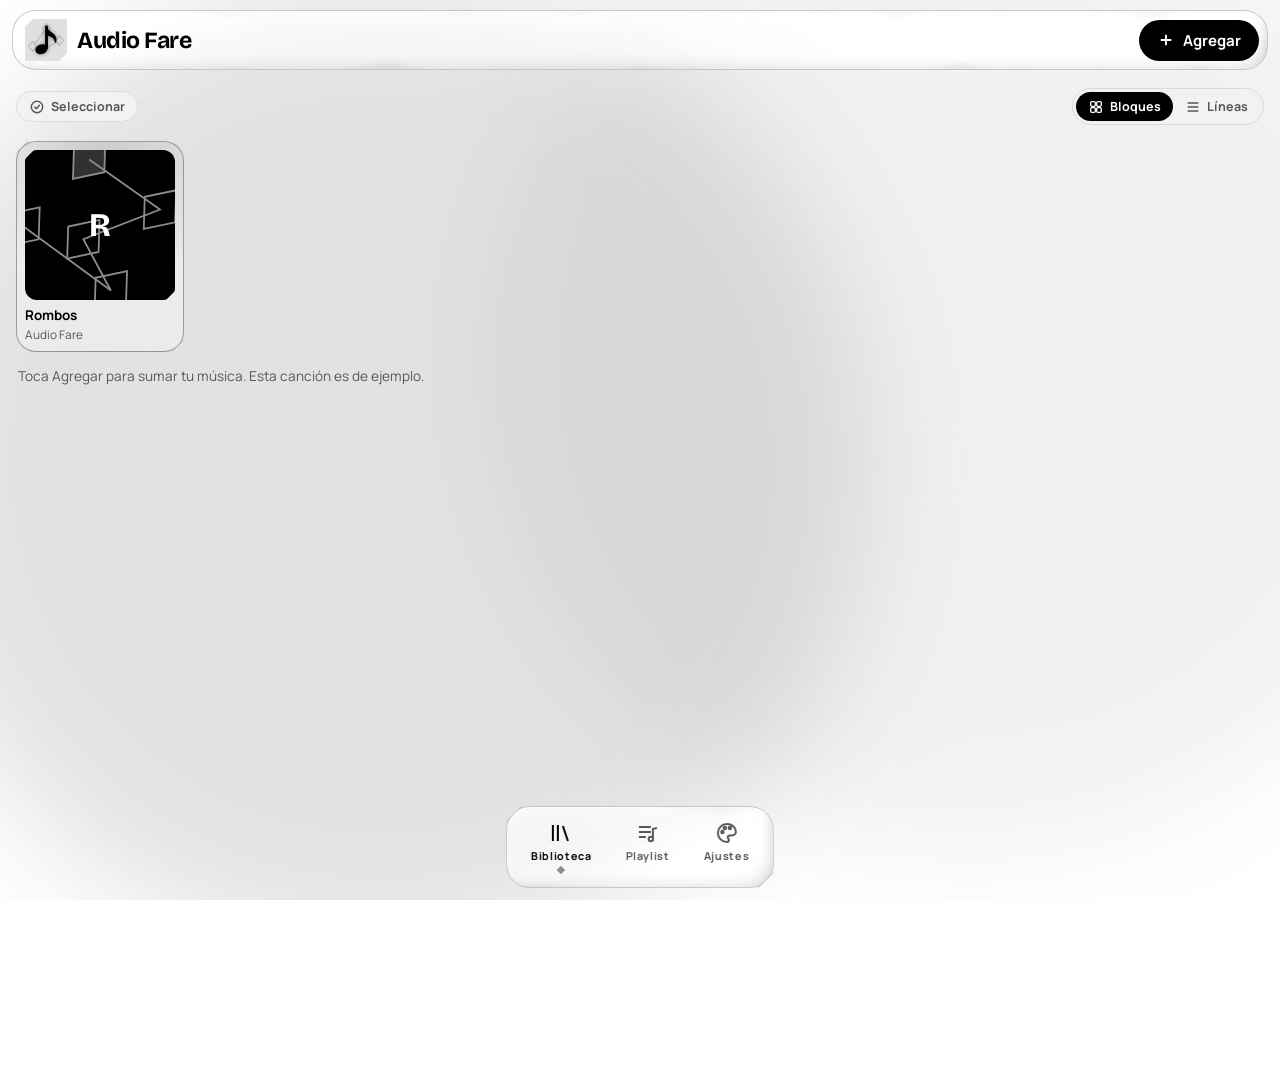
<file: audio-fare/index.html>
<!doctype html>
<html lang="es">
<head>
<meta charset="utf-8">
<meta name="viewport" content="width=device-width,initial-scale=1,viewport-fit=cover">
<link rel="manifest" href="manifest.webmanifest">
<link rel="apple-touch-icon" href="icon-rombos-192.png">
<meta name="apple-mobile-web-app-capable" content="yes">
<meta name="description" content="Tu música, en tu teléfono. Sin anuncios, sin internet y solo para ti.">
<meta property="og:type" content="website">
<meta property="og:site_name" content="Faresite">
<meta property="og:title" content="Audio Fare">
<meta property="og:description" content="Tu música, en tu teléfono. Sin anuncios, sin internet y solo para ti.">
<meta property="og:url" content="https://q12-maker.github.io/Fare-site/audio-fare/">
<meta property="og:image" content="https://q12-maker.github.io/Fare-site/audio-fare/og-image.jpg">
<meta property="og:image:secure_url" content="https://q12-maker.github.io/Fare-site/audio-fare/og-image.jpg">
<meta property="og:image:type" content="image/jpeg">
<meta property="og:image:width" content="1200">
<meta property="og:image:height" content="630">
<meta property="og:image:alt" content="Logo de Audio Fare: nota musical verde sobre rombos">
<meta property="og:locale" content="es_CO">
<meta name="twitter:card" content="summary_large_image">
<meta name="twitter:image" content="https://q12-maker.github.io/Fare-site/audio-fare/og-image.jpg">
<link rel="image_src" href="https://q12-maker.github.io/Fare-site/audio-fare/og-image.jpg">
<style>:root{padding-top:env(safe-area-inset-top,0px);padding-bottom:env(safe-area-inset-bottom,0px);box-sizing:border-box}*,*::before,*::after{box-sizing:border-box}body{margin:0}[hidden]{display:none!important}img{max-width:100%}</style>
<title>Audio Fare</title>
<meta name="claude:viewport-fit-sides" content="cover">
<meta name="theme-color" content="#000000">
<link rel="stylesheet" href="fonts/fonts.css">
<style>
/* Capa: app de una pantalla. Ambiente 70% de fondo, principal 20% en texto y piezas clave, secundario 10% en acentos. Vidrio claro de esquinas cortadas intercalado con superficies opacas. */
:root{
  --amb:#ffffff; --pri:#000000; --sec:#8c8c8c;
  --paper:#f4f2ec; --ink:#161616; --slot:#141414;
  --display:"Bricolage Grotesque", "Segoe UI", system-ui, sans-serif;
  --body:"Manrope", "Segoe UI", system-ui, sans-serif;
  --mono:"JetBrains Mono", ui-monospace, "Cascadia Mono", Consolas, monospace;
  --cut:14px; --rad:16px;
}
@media (prefers-color-scheme: dark){ :root:not([data-theme="light"]){ --amb:#000000; --pri:#ffffff; --sec:#8c8c8c; color-scheme:dark } }
:root[data-theme="dark"]{ --amb:#000000; --pri:#ffffff; --sec:#8c8c8c; color-scheme:dark }
:root{
  --fg:var(--pri);--neu:var(--pri);--onpri:var(--amb);--onsec:var(--amb);
  --muted:color-mix(in srgb, color-mix(in srgb, var(--pri) 40%, var(--neu)) 66%, var(--amb));
  --line:color-mix(in srgb, var(--pri) 14%, var(--amb));
  --solid:color-mix(in srgb, var(--pri) 5%, var(--amb));
  --glass:color-mix(in srgb, var(--amb) 30%, transparent);
  --edge:color-mix(in srgb, var(--pri) 26%, transparent);
}
/* Reproductor teñido con el color de la portada */
.app.tinted[data-view="np"]{--amb:var(--npbg);--pri:var(--npfg);--sec:var(--npacc);--onpri:var(--amb);--onsec:var(--amb);
  --fg:var(--pri);--muted:color-mix(in srgb, var(--pri) 62%, var(--amb));--line:color-mix(in srgb, var(--pri) 18%, var(--amb));
  --solid:color-mix(in srgb, var(--pri) 8%, var(--amb));--glass:color-mix(in srgb, var(--amb) 30%, transparent);--edge:color-mix(in srgb, var(--pri) 26%, transparent);
  background:var(--amb);color:var(--fg)}
.app{transition:background-color .6s ease}

.cover.art{background:var(--solid)}
.cover.art img{position:absolute;inset:0;width:100%;height:100%;object-fit:cover}
@property --rx{syntax:'<angle>';inherits:false;initial-value:0deg}
@property --ry{syntax:'<angle>';inherits:false;initial-value:0deg}
@property --gx{syntax:'<percentage>';inherits:true;initial-value:50%}
@property --gy{syntax:'<percentage>';inherits:true;initial-value:50%}
html,body{height:100%}
html{overflow:hidden}
/* Tilt 3D con brillo: estilo predominante */
.tl{transform:perspective(var(--pp,700px)) rotateX(var(--rx)) rotateY(var(--ry));transition:transform .22s ease-out,--rx .22s ease-out,--ry .22s ease-out;will-change:transform}
.tl.act{transition:none}
.gl{position:absolute;inset:0;pointer-events:none;z-index:3;mix-blend-mode:soft-light;opacity:0;transition:opacity .25s;
  background:radial-gradient(circle at var(--gx) var(--gy),rgba(255,255,255,.85),rgba(255,255,255,0) 58%)}
.act>.gl{opacity:1}
nav.navbar{transition:--rx .22s ease-out,--ry .22s ease-out}
nav.navbar.act{transition:none}
body{margin:0;overscroll-behavior:none;background:var(--amb);color:var(--fg);font-family:var(--body);font-size:15px;overflow:hidden;-webkit-tap-highlight-color:transparent}
button,input{font:inherit;color:inherit}
button{background:none;border:0;cursor:pointer;padding:0}
:focus-visible{outline:2px solid var(--sec);outline-offset:2px}
.app{height:100%;display:flex;flex-direction:column;position:relative;isolation:isolate}
.ambient{position:absolute;inset:-20%;z-index:-1;pointer-events:none;opacity:.55;filter:blur(60px);transition:opacity .6s}
.ambient::before,.ambient::after{content:"";position:absolute;width:55%;aspect-ratio:1;border-radius:50%}
.ambient::before{left:8%;top:12%;background:color-mix(in srgb,var(--sec) 45%,transparent)}
.ambient::after{right:4%;bottom:18%;background:color-mix(in srgb,var(--pri) 10%,transparent)}

/* Vidrio claro de esquinas cortadas */
.glass{position:relative;background:var(--glass);backdrop-filter:blur(7px) saturate(1.1);-webkit-backdrop-filter:blur(7px) saturate(1.1);
  border:1px solid var(--edge);
  border-radius:var(--rad);
  clip-path:polygon(var(--cut) 0,100% 0,100% calc(100% - var(--cut)),calc(100% - var(--cut)) 100%,0 100%,0 var(--cut))}
.glass::before,.glass::after{content:"";position:absolute;width:var(--cut);height:var(--cut);pointer-events:none;
  background:linear-gradient(to bottom right,transparent calc(50% - .7px),var(--edge) 50%,transparent calc(50% + .7px))}
.glass::before{left:-1px;top:-1px}
.glass::after{right:-1px;bottom:-1px}

header.top{display:flex;align-items:center;gap:12px;padding-block:14px 8px;padding-left:max(16px,env(safe-area-inset-left,0px));padding-right:max(16px,env(safe-area-inset-right,0px))}
.brand{display:flex;align-items:center;gap:10px;flex:1;min-width:0}
.brand .logo{width:42px;height:42px;flex:none;clip-path:polygon(8px 0,100% 0,100% calc(100% - 8px),calc(100% - 8px) 100%,0 100%,0 8px)}
.logo .lg-bg{fill:color-mix(in srgb,var(--pri) 12%,var(--amb))}
.logo .lg-rombos{stroke:var(--sec);opacity:.45}
.logo .lg-note{fill:var(--pri);filter:drop-shadow(0 0 3px color-mix(in srgb,var(--pri) 45%,transparent))}
.brand img{width:42px;height:42px;object-fit:cover;border-radius:10px;clip-path:polygon(8px 0,100% 0,100% calc(100% - 8px),calc(100% - 8px) 100%,0 100%,0 8px)}
.brand h1{margin:0;font-family:var(--display);font-weight:700;font-size:1.45rem;letter-spacing:-.02em}
.brand small{display:block;font-size:.7rem;letter-spacing:.14em;text-transform:uppercase;color:var(--muted)}
.btn-add{display:inline-flex;align-items:center;gap:8px;padding:10px 16px;font-weight:700;border-radius:14px;background:var(--pri);color:var(--onpri);
  clip-path:polygon(10px 0,100% 0,100% calc(100% - 10px),calc(100% - 10px) 100%,0 100%,0 10px)}
.btn-add svg{width:18px;height:18px}
#file{position:absolute;width:1px;height:1px;opacity:0;pointer-events:none}

main{flex:1;position:relative;min-height:0}
.view{overscroll-behavior:contain;position:absolute;inset:0;overflow-y:auto;overflow-x:hidden;padding-block:6px 210px;padding-left:max(16px,env(safe-area-inset-left,0px));padding-right:max(16px,env(safe-area-inset-right,0px))}
.label{font-size:.72rem;letter-spacing:.14em;text-transform:uppercase;color:var(--muted);margin:18px 0 10px;font-weight:700}

/* Carrusel de vidrio con magnificación */
.carousel{overscroll-behavior-x:contain;display:flex;gap:14px;overflow-x:auto;scroll-snap-type:x mandatory;padding:10px 30% 16px 0;scrollbar-width:none;margin-right:calc(-1 * max(16px,env(safe-area-inset-right,0px)))}
.carousel::-webkit-scrollbar{display:none}
*{scrollbar-width:none}*::-webkit-scrollbar{display:none;width:0;height:0}
.carousel{perspective:none}
.card{--rad:20px;flex:0 0 148px;scroll-snap-align:start;padding:10px;display:flex;flex-direction:column;gap:8px;text-align:left;transform-origin:center center;
  transform:perspective(600px) rotateY(var(--cy,0deg)) rotateX(var(--rx)) rotateY(var(--ry)) scale(var(--s,1));transition:transform .1s linear,--rx .22s ease-out,--ry .22s ease-out}
.card .gl{opacity:var(--go,0)}

.card .cover{width:100%;aspect-ratio:1}
.card b{font-size:.92rem;white-space:nowrap;overflow:hidden;text-overflow:ellipsis}
.card span{font-size:.78rem;color:var(--muted);white-space:nowrap;overflow:hidden;text-overflow:ellipsis;margin-top:-6px}

/* Portada generada: rombos Fare en la paleta */
.cover{position:relative;overflow:hidden;border-radius:12px;background:var(--pri);color:var(--onpri);display:grid;place-items:center;
  clip-path:polygon(9px 0,100% 0,100% calc(100% - 9px),calc(100% - 9px) 100%,0 100%,0 9px);max-width:100%}
.cover svg{position:absolute;inset:-10%;width:120%;height:120%;transform:rotate(var(--r,0deg))}
.cover svg path{fill:none;stroke:var(--sec);stroke-width:2}
.cover svg path.f{fill:color-mix(in srgb,var(--sec) 35%,transparent)}
.cover i{position:relative;font-style:normal;font-family:var(--display);font-weight:700;font-size:2.2em;line-height:1}

/* Lista */
.search{width:100%;padding:12px 14px;border:1px solid var(--line);background:var(--solid);outline:none;border-radius:14px;
  clip-path:polygon(10px 0,100% 0,100% calc(100% - 10px),calc(100% - 10px) 100%,0 100%,0 10px)}
.search:focus{border-color:var(--sec)}
.list{list-style:none;margin:6px 0 0;padding:0;display:flex;flex-direction:column}
.row{position:relative;--pp:900px;display:grid;grid-template-columns:46px minmax(0,1fr) auto auto;align-items:center;gap:12px;padding:8px 4px;border-bottom:1px solid var(--line)}
.row .cover{border-radius:10px;width:46px;height:46px;font-size:.5rem}
.row .meta{min-width:0;cursor:pointer}
.row .meta b{display:block;white-space:nowrap;overflow:hidden;text-overflow:ellipsis;font-weight:700}
.row .meta span{display:block;font-size:.82rem;color:var(--muted);white-space:nowrap;overflow:hidden;text-overflow:ellipsis}
.row.on .meta b{color:var(--sec)}
.row .dur{font-family:var(--mono);font-size:.78rem;color:var(--muted);font-variant-numeric:tabular-nums}
.del{width:34px;height:34px;display:grid;place-items:center;color:var(--muted);font-size:.72rem;font-weight:700}
.del.ask{width:auto;padding:0 10px;border-radius:10px;background:var(--pri);color:var(--onpri)}
.del svg{width:17px;height:17px}
.row .meta .tag,.tag{border-radius:6px;display:inline;font-size:.66rem;letter-spacing:.1em;text-transform:uppercase;border:1px solid var(--sec);color:var(--sec);padding:1px 6px;margin-left:6px;vertical-align:1px}
.empty{border-radius:18px;padding:22px 18px;margin-top:14px;background:var(--solid);border:1px dashed var(--line);line-height:1.55;color:var(--muted)}
.empty b{color:var(--fg)}
.note{font-size:.8rem;color:var(--muted);line-height:1.5;margin:22px 0 0;max-width:60ch}

/* Sonando */
.np{display:flex;flex-direction:column;align-items:center;gap:14px;padding-top:6px;max-width:440px;margin:0 auto}
/* El reproductor termina encima de la barra de secciones: la barra tiene su propio espacio */
#v-np{padding-bottom:calc(112px + env(safe-area-inset-bottom,0px))}
#v-np .controls{margin-top:4px}
.tilt{width:min(78vw,330px,36vh);aspect-ratio:1;max-width:100%;perspective:900px;touch-action:none}
.tilt-in{position:relative;width:100%;height:100%;transform-style:preserve-3d;--pp:800px}
.tilt-in .cover{border-radius:22px;width:100%;height:100%;font-size:2rem;box-shadow:0 30px 60px -30px color-mix(in srgb,var(--pri) 60%,transparent)}
.tilt-in .gl{border-radius:22px;clip-path:polygon(9px 0,100% 0,100% calc(100% - 9px),calc(100% - 9px) 100%,0 100%,0 9px)}
.tilt-in.idle:not(.act){animation:sway 8s ease-in-out infinite}
.tilt-in.idle:not(.act) .gl{opacity:.9}
@keyframes sway{0%,100%{--rx:9deg;--ry:-14deg;--gx:20%;--gy:15%}25%{--rx:-6deg;--ry:-6deg;--gx:35%;--gy:80%}50%{--rx:-10deg;--ry:15deg;--gx:85%;--gy:85%}75%{--rx:7deg;--ry:8deg;--gx:75%;--gy:20%}}
.np h2{display:-webkit-box;-webkit-line-clamp:2;-webkit-box-orient:vertical;overflow:hidden;max-width:100%;margin:6px 0 0;font-family:var(--display);font-size:1.6rem;text-align:center;color:var(--pri);text-wrap:balance;letter-spacing:-.02em;line-height:1.15}
.np .artist{color:var(--muted);margin-top:-8px;text-align:center;max-width:100%;white-space:nowrap;overflow:hidden;text-overflow:ellipsis}
.seek{width:100%;display:grid;gap:6px}
#harm{display:block;width:100%;height:46px;margin-bottom:-14px;pointer-events:none}
.seek .times{display:flex;justify-content:space-between;font-family:var(--mono);font-size:.75rem;color:var(--muted);font-variant-numeric:tabular-nums}
input[type=range]{-webkit-appearance:none;appearance:none;width:100%;height:22px;background:transparent}
input[type=range]::-webkit-slider-runnable-track{height:4px;border-radius:4px;background:linear-gradient(to right,var(--sec) var(--p,0%),var(--line) var(--p,0%))}
input[type=range]::-moz-range-track{height:4px;border-radius:4px;background:linear-gradient(to right,var(--sec) var(--p,0%),var(--line) var(--p,0%))}
input[type=range]::-webkit-slider-thumb{-webkit-appearance:none;width:16px;height:16px;margin-top:-6px;background:var(--pri);border:0;border-radius:5px;transform:rotate(45deg)}
input[type=range]::-moz-range-thumb{width:14px;height:14px;background:var(--pri);border:0;border-radius:0;transform:rotate(45deg)}
.controls{display:flex;align-items:center;justify-content:center;gap:22px}
.controls button{width:46px;height:46px;display:grid;place-items:center;color:var(--fg)}
.controls button svg{width:26px;height:26px}
.controls .play{border-radius:24px;width:74px;height:74px;background:var(--pri);color:var(--onpri);clip-path:polygon(14px 0,100% 0,100% calc(100% - 14px),calc(100% - 14px) 100%,0 100%,0 14px)}
.controls .play svg{width:32px;height:32px}
.controls .mode{color:var(--muted);position:relative}
.controls .mode.on{color:var(--sec)}
.controls .mode b{position:absolute;right:6px;bottom:6px;font-size:.6rem;font-family:var(--mono)}

/* Paletas */
.bar7{display:flex;height:56px;border-radius:16px;overflow:hidden;margin-top:6px;border:1px solid var(--line)}
.bar7 div{display:flex;align-items:flex-end;padding:6px 8px;font-family:var(--mono);font-size:.7rem}
.pick{display:grid;grid-template-columns:repeat(3,minmax(0,1fr));gap:10px;margin-top:14px}
.pick label{border-radius:16px;display:flex;flex-direction:column;gap:6px;padding:10px;background:var(--solid);border:1px solid var(--line);font-size:.78rem;font-weight:700}
.pick label em{font-style:normal;font-weight:400;color:var(--muted);font-family:var(--mono)}
.pick input[type=color]{border-radius:10px;overflow:hidden;width:100%;height:40px;border:0;background:none;padding:0;cursor:pointer}
.save{display:flex;gap:10px;margin-top:12px;flex-wrap:wrap}
.save .search{flex:1;min-width:0;width:auto}
.err{color:var(--sec);font-size:.82rem;min-height:1.2em;margin:6px 0 0}
.plist{list-style:none;margin:0;padding:0;display:flex;flex-direction:column;gap:8px}
.plist li{border-radius:16px;position:relative;--pp:800px;display:flex;align-items:center;gap:10px;padding:12px 14px}
.plist li.glass{--cut:10px}
.plist li.op{background:var(--solid);border:1px solid var(--line)}
.plist .pn{flex:1;min-width:0;text-align:left;font-weight:700;white-space:nowrap;overflow:hidden;text-overflow:ellipsis}
.plist .chk{font-size:.7rem;letter-spacing:.12em;text-transform:uppercase;color:var(--sec);font-weight:700}

/* Mini reproductor */
.mini{border-radius:18px;--pp:600px;position:fixed;left:max(12px,env(safe-area-inset-left,0px));right:max(12px,env(safe-area-inset-right,0px));bottom:calc(108px + env(safe-area-inset-bottom,0px));
  display:grid;grid-template-columns:42px minmax(0,1fr) auto;gap:12px;align-items:center;padding:8px 10px;z-index:5;background:var(--solid);border:1px solid var(--line);
  clip-path:polygon(10px 0,100% 0,100% calc(100% - 10px),calc(100% - 10px) 100%,0 100%,0 10px)}
.mini .cover{border-radius:10px;width:42px;height:42px;font-size:.45rem}
.mini .t{min-width:0;cursor:pointer;text-align:left}
.mini .t b{display:block;white-space:nowrap;overflow:hidden;text-overflow:ellipsis;font-size:.9rem}
.mini .t span{display:block;font-size:.78rem;color:var(--muted);white-space:nowrap;overflow:hidden;text-overflow:ellipsis}
.mini .pp{width:40px;height:40px;display:grid;place-items:center}
.mini .pp svg{width:24px;height:24px}
.mini .prog{position:absolute;left:0;bottom:0;height:2px;background:var(--sec);width:var(--p,0%)}

/* Barra de navegación de vidrio con magnificación */
nav.navbar{position:fixed;left:50%;transform:translateX(-50%) perspective(600px) rotateX(var(--rx)) rotateY(var(--ry));bottom:calc(12px + env(safe-area-inset-bottom,0px));z-index:6;
  display:flex;gap:6px;padding:8px 10px;--cut:16px;--rad:24px;width:max-content;max-width:calc(100% - 24px)}
nav.navbar button{display:flex;flex-direction:column;align-items:center;gap:3px;padding:6px 14px;color:var(--muted);transform-origin:center bottom;transition:transform .12s ease-out,color .2s;font-size:.68rem;font-weight:700;letter-spacing:.06em}
nav.navbar button svg{width:24px;height:24px}
nav.navbar button[aria-current="page"]{color:var(--fg)}
nav.navbar button[aria-current="page"]::after{content:"";width:6px;height:6px;background:var(--sec);transform:rotate(45deg);margin-top:1px}

/* Barra de arriba flotante en liquid glass: la música pasa por detrás */
header.top.liquid{position:absolute;z-index:6;top:10px;left:max(12px,env(safe-area-inset-left,0px));right:max(12px,env(safe-area-inset-right,0px));
  padding:8px 8px 8px 12px;border-radius:24px}
header.top .brand,header.top .btn-add{position:relative;z-index:3}
#v-lib{padding-top:86px}

/* Menú sencillo: bloques o líneas */
.btn-add.pill{clip-path:none;border-radius:999px;padding:10px 18px}
.seg{display:flex;justify-content:flex-end;margin:2px 0 12px}
.seg>div{display:inline-flex;padding:3px;border-radius:999px;background:var(--solid);border:1px solid var(--line)}
.seg button{display:flex;align-items:center;gap:6px;padding:6px 12px;border-radius:999px;font-size:.78rem;font-weight:700;color:var(--muted);transition:background .2s,color .2s}
.seg button svg{width:16px;height:16px}
.seg button[aria-pressed="true"]{background:var(--pri);color:var(--onpri)}
.grid{display:grid;grid-template-columns:repeat(3,minmax(0,1fr));gap:12px;padding-top:4px}
@media (min-width:640px){.grid{grid-template-columns:repeat(auto-fill,minmax(160px,1fr))}}
.grid .card{flex:none;min-width:0;padding:8px;gap:6px;--cut:12px}
.grid .card b{font-size:.84rem}
.grid .card span{font-size:.74rem;margin-top:-4px}
.card.on b{color:var(--sec)}
.card.act .gl{opacity:1}
.hint{color:var(--muted);font-size:.85rem;line-height:1.5;margin:14px 2px;list-style:none}
/* Playlist */
.plist .pn small{display:block;font-weight:400;font-size:.78rem;color:var(--muted);margin-top:2px}
.plist li.glass,.plist li.op{min-height:58px}
.mini-play{width:40px;height:40px;display:grid;place-items:center;border-radius:12px;background:var(--pri);color:var(--onpri);flex:none}
.mini-play svg{width:20px;height:20px}
.plinfo{color:var(--muted);font-family:var(--mono);font-size:.8rem;margin:0 0 12px}
.pl-actions{display:flex;gap:8px;flex-wrap:wrap;align-items:center;margin-bottom:8px}
.btn2{padding:10px 16px;border-radius:14px;background:var(--solid);border:1px solid var(--line);font-weight:700;font-size:.86rem}
.btn2.pri{background:var(--pri);color:var(--onpri);border-color:var(--pri)}
.pl-actions .del{margin-left:auto}
.row.drag{grid-template-columns:30px 46px minmax(0,1fr) auto auto;gap:10px}
.handle{width:30px;height:46px;display:grid;place-items:center;color:var(--muted);touch-action:none;cursor:grab}
.handle svg{width:20px;height:20px}
.row.lift{z-index:5;background:var(--solid);border-radius:14px;box-shadow:0 14px 30px rgba(0,0,0,.35);transition:none}
.row.slide{transition:transform .18s ease}
.plgrid{list-style:none;margin:0;padding:4px 0 0}
.plgrid .card{position:relative;cursor:pointer}
.card.lift{z-index:5;scale:1.06;box-shadow:0 18px 34px rgba(0,0,0,.4)}
.seg{justify-content:space-between;align-items:center}
.selbtn{display:flex;align-items:center;gap:6px;padding:8px 12px;border-radius:999px;font-size:.78rem;font-weight:700;color:var(--muted);background:var(--solid);border:1px solid var(--line)}
.selbtn svg{width:16px;height:16px}
.selbtn.on{background:var(--sec);color:var(--onsec);border-color:var(--sec)}
.ck{position:absolute;z-index:4;width:26px;height:26px;border-radius:50%;border:2px solid rgba(255,255,255,.85);background:color-mix(in srgb,#000 30%,transparent);display:grid;place-items:center;pointer-events:none;box-shadow:0 2px 6px rgba(0,0,0,.3)}
.card .ck{top:14px;left:14px}
.row .ck{left:14px;top:50%;margin-top:-13px}
.ck svg{width:16px;height:16px;opacity:0;color:var(--onsec)}
.picked .ck{background:var(--aura);border-color:var(--aura)}
.picked .ck svg{opacity:1}
.card.picked,.row.picked{outline:2px solid var(--aura);outline-offset:-2px;box-shadow:0 0 22px -4px var(--aura)}
.seltint{position:absolute;inset:0;z-index:3;pointer-events:none;border-radius:inherit;opacity:0;transition:opacity .18s ease;
  background:linear-gradient(160deg,color-mix(in srgb,#ffffff 22%,transparent),transparent 55%),color-mix(in srgb,var(--aura) 40%,transparent);
  -webkit-backdrop-filter:saturate(1.4);backdrop-filter:saturate(1.4)}
.picked .seltint{opacity:1}
.card,.row{--aura:var(--sec)}
.grid .card.glass{background:radial-gradient(130% 85% at 50% 0%,color-mix(in srgb,var(--aura) 34%,transparent),transparent 78%),var(--glass);border-color:color-mix(in srgb,var(--aura) 50%,var(--edge))}
.grid .card.glass::before,.grid .card.glass::after{--edge:color-mix(in srgb,var(--aura) 60%,transparent)}
.row{background:linear-gradient(90deg,color-mix(in srgb,var(--aura) 24%,transparent),color-mix(in srgb,var(--aura) 6%,transparent) 70%,transparent);border-radius:14px}
.row .cover{box-shadow:0 0 16px -2px color-mix(in srgb,var(--aura) 70%,transparent)}
.card.on b,.row.on .meta b{color:var(--aura)}
.nowglass{position:absolute;inset:0;z-index:3;pointer-events:none;border-radius:inherit;
  background:linear-gradient(160deg,rgba(255,255,255,.22),transparent 40%,transparent 72%,rgba(255,255,255,.08)),color-mix(in srgb,var(--aura) 26%,transparent);
  border:1px solid rgba(255,255,255,.3);
  -webkit-backdrop-filter:blur(.5px) saturate(1.6) brightness(1.08);backdrop-filter:blur(.5px) saturate(1.6) brightness(1.08);
  box-shadow:inset 0 1px 0 rgba(255,255,255,.6),inset 0 -1px 1px rgba(255,255,255,.2),inset 12px 12px 24px -16px rgba(255,255,255,.5),inset -12px -12px 24px -18px color-mix(in srgb,var(--pri) 35%,transparent)}
.nowglass .lsh{position:absolute;inset:0;border-radius:inherit;mix-blend-mode:screen;
  background:radial-gradient(120% 70% at 20% -10%,rgba(255,255,255,.38),transparent 50%),radial-gradient(80% 60% at 110% 120%,rgba(255,255,255,.2),transparent 60%)}
.nowharm{position:absolute;left:8px;right:8px;bottom:5px;height:30px;width:calc(100% - 16px);z-index:4;pointer-events:none}
.row .nowglass{border-radius:14px;inset:2px -2px}
.row .nowharm{left:4px;right:4px;width:calc(100% - 8px);bottom:3px;height:20px}
.row.picked{border-radius:14px}
.selmode .handle,.selmode .del{visibility:hidden}
.selmode [data-id]{touch-action:pan-y}
.selbar{position:fixed;left:max(12px,env(safe-area-inset-left,0px));right:max(12px,env(safe-area-inset-right,0px));bottom:calc(108px + env(safe-area-inset-bottom,0px));z-index:7;border-radius:22px;padding:10px 12px 12px;max-width:560px;margin-inline:auto}
.selbar>div{position:relative;z-index:3}
.sb-top{display:flex;align-items:center;gap:8px;margin-bottom:8px}
.sb-top b{flex:1;font-size:.92rem}
.sb-top button{padding:6px 12px;border-radius:12px;font-size:.8rem;font-weight:700;background:var(--solid);border:1px solid var(--line)}
.sb-act{display:flex;gap:8px;overflow-x:auto}
.sb-act button{flex:1 0 auto;display:flex;flex-direction:column;align-items:center;gap:4px;padding:8px 10px;border-radius:14px;font-size:.72rem;font-weight:700;background:var(--solid);border:1px solid var(--line);min-width:72px}
.sb-act button svg{width:20px;height:20px}
.sb-act button.warn{color:#e5484d}
.sb-act button:disabled{opacity:.4}
.pick-row{display:grid;grid-template-columns:auto 42px minmax(0,1fr);gap:12px;align-items:center;padding:8px 4px;border-bottom:1px solid var(--line)}
.pick-row input{width:22px;height:22px;accent-color:var(--sec)}
.pick-row .cover{width:42px;height:42px;border-radius:10px;font-size:.45rem}
.pick-row label{min-width:0;cursor:pointer}
.pick-row b{display:block;white-space:nowrap;overflow:hidden;text-overflow:ellipsis}
.pick-row span{display:block;font-size:.8rem;color:var(--muted);white-space:nowrap;overflow:hidden;text-overflow:ellipsis}

/* Logo y barra solo en Biblioteca; las demás pantallas tienen botón para volver */
header.top{transition:opacity .25s,margin .3s}
.app:not([data-view="lib"]) header.top{display:none}
nav.navbar{translate:0 0;transition:translate .35s cubic-bezier(.2,.8,.2,1),opacity .25s,--rx .22s ease-out,--ry .22s ease-out}
/* La barra muestra siempre las 3 secciones, horizontal, abajo en el centro; la actual queda marcada. */

.mini{transition:bottom .35s cubic-bezier(.2,.8,.2,1)}

.back{position:sticky;top:-6px;z-index:4;display:flex;align-items:center;gap:12px;padding-block:20px 26px;margin-top:-6px;margin-bottom:-12px;
  --gx:max(16px,env(safe-area-inset-left,0px));margin-inline:calc(-1 * var(--gx));padding-inline:var(--gx);
  background:linear-gradient(color-mix(in srgb,var(--amb) 82%,transparent),color-mix(in srgb,var(--amb) 55%,transparent) 62%,transparent);
  -webkit-backdrop-filter:blur(12px);backdrop-filter:blur(12px);
  -webkit-mask-image:linear-gradient(#000 calc(100% - 26px),transparent);mask-image:linear-gradient(#000 calc(100% - 26px),transparent)}
.sleep{margin-left:auto;display:flex;align-items:center;gap:6px;height:44px;min-width:44px;padding:0 12px;border-radius:16px;background:var(--solid);border:1px solid var(--line);color:var(--muted)}
.sleep svg{width:20px;height:20px}
.sleep b{font-family:var(--mono);font-size:.82rem;font-weight:700}
.sleep b:empty{display:none}
.sleep.on{color:var(--sec);border-color:var(--sec)}
.more{display:grid;place-items:center;height:44px;width:44px;flex:none;border-radius:16px;background:var(--solid);border:1px solid var(--line);color:var(--muted)}
.more svg{width:20px;height:20px}
/* Hojas de editar y recortar */
.edimg{display:flex;gap:12px;align-items:center;margin-top:4px}
.edimg .cover{width:96px;height:96px;flex:none;border-radius:14px;font-size:1rem}
.edib{display:flex;flex-direction:column;gap:6px;min-width:0;flex:1}
.edib .btn2{padding:9px 12px;font-size:.82rem;text-align:center}
.fl{display:grid;gap:6px;font-size:.8rem;color:var(--muted);margin-top:10px}
.edf .btn-add{width:100%;justify-content:center;margin-top:4px}
.trim{--a:0%;--b:100%;--ph:0%;position:relative;height:56px;margin:12px 4px 4px}
.trim .tk,.trim .sl{position:absolute;top:50%;height:10px;transform:translateY(-50%);border-radius:6px}
.trim .tk{left:0;right:0;background:var(--line)}
.trim .sl{left:var(--a);right:calc(100% - var(--b));background:var(--pri)}
.trim .ph{position:absolute;top:6px;bottom:6px;width:2px;left:var(--ph);background:var(--sec);border-radius:2px}
.trim input{position:absolute;inset:0;width:100%;height:56px;margin:0;background:none;pointer-events:none;-webkit-appearance:none;appearance:none}
.trim input::-webkit-slider-runnable-track{height:56px;background:none}
.trim input::-webkit-slider-thumb{transform:none;pointer-events:auto;-webkit-appearance:none;width:24px;height:44px;margin-top:6px;border-radius:10px;background:var(--pri);border:3px solid var(--amb);box-shadow:0 2px 8px rgba(0,0,0,.35)}
.trim input::-moz-range-thumb{pointer-events:auto;width:20px;height:40px;border-radius:10px;background:var(--pri);border:3px solid var(--amb)}
.trow{display:flex;align-items:center;gap:8px;margin-top:8px}
.trow span{flex:1;color:var(--muted);font-size:.85rem}
.trow .tin{font-family:var(--mono);font-weight:700;font-size:.95rem;width:96px;text-align:center;padding:7px 2px;border-radius:12px;border:1px dashed var(--line);color:var(--fg)}
.trow .tin[aria-expanded="true"]{background:var(--solid);border:1px solid var(--sec)}
/* Editar un tiempo con tres cuadros: minutos, segundos y milisegundos */
.tedit{margin:8px 0 2px;padding:10px 8px 8px;border-radius:16px;background:var(--solid);border:1px solid var(--line)}
.tedit .tfs{margin:0}
.tedit .tf{max-width:86px}
.tedit .tf input{font-size:1.35rem;padding:8px 2px}
.tedit .tfs i{font-size:1.35rem;padding-top:8px}
.tedit .btn-add{width:100%;justify-content:center;margin-top:8px}
.trow button{width:40px;height:36px;border-radius:12px;background:var(--solid);border:1px solid var(--line);font-weight:700}
.back span{font-family:var(--display);font-weight:700;font-size:1.3rem;letter-spacing:-.02em}
.bk{width:42px;height:42px;display:grid;place-items:center;border-radius:14px;background:var(--solid);border:1px solid var(--line)}
.bk svg{width:22px;height:22px}

/* Liquid glass: vidrio que refracta lo de atrás, con brillo en el borde. Solo en piezas flotantes (barra y mini reproductor). */
.liquid.liquid{
  --lgt:color-mix(in srgb,#ffffff 55%,transparent);
  background:linear-gradient(180deg,color-mix(in srgb,#ffffff 16%,transparent),transparent 45%),color-mix(in srgb,var(--amb) 22%,transparent);
  border:1px solid color-mix(in srgb,#ffffff 22%,var(--edge));
  backdrop-filter:blur(14px) saturate(1.8) brightness(1.06);-webkit-backdrop-filter:blur(14px) saturate(1.8) brightness(1.06);
  box-shadow:inset 0 1px 0 var(--lgt),inset 0 -1px 1px color-mix(in srgb,#ffffff 18%,transparent),inset 10px 10px 22px -16px var(--lgt),inset -10px -10px 22px -18px color-mix(in srgb,var(--pri) 30%,transparent)}
.lg-refract .liquid.liquid{backdrop-filter:url(#lg) blur(2px) saturate(1.8) brightness(1.06)}
.liquid .lsh{position:absolute;inset:0;pointer-events:none;border-radius:inherit;z-index:2;
  background:radial-gradient(120% 70% at 20% -10%,rgba(255,255,255,.35),transparent 50%),radial-gradient(80% 60% at 110% 120%,rgba(255,255,255,.18),transparent 60%);mix-blend-mode:screen}
nav.navbar.liquid{transition:translate .35s cubic-bezier(.2,.8,.2,1),opacity .25s,scale .3s cubic-bezier(.3,1.6,.5,1)}
nav.navbar.liquid:active{scale:1.04 .96}
.mini.liquid:active{scale:.98 1.03}
.mini.liquid{transition:bottom .35s cubic-bezier(.2,.8,.2,1),scale .3s cubic-bezier(.3,1.6,.5,1)}

/* Impresora */
.scrim{position:fixed;inset:0;z-index:15;background:rgba(0,0,0,.35);-webkit-backdrop-filter:blur(4px);backdrop-filter:blur(4px)}
.sheet{position:fixed;left:max(12px,env(safe-area-inset-left,0px));right:max(12px,env(safe-area-inset-right,0px));bottom:calc(12px + env(safe-area-inset-bottom,0px));z-index:16;border-radius:26px;padding:16px;max-height:70vh;overflow:auto;max-width:520px;margin-inline:auto}
.sh-in{position:relative;z-index:3}
.sh-head{display:grid;grid-template-columns:52px minmax(0,1fr);gap:12px;align-items:center;margin-bottom:12px}
.sh-head .cover{width:52px;height:52px;border-radius:12px;font-size:.5rem}
.sh-head b{display:block;white-space:nowrap;overflow:hidden;text-overflow:ellipsis}
.sh-head span{display:block;font-size:.82rem;color:var(--muted);white-space:nowrap;overflow:hidden;text-overflow:ellipsis}
.sh-sub{font-size:.78rem;color:var(--muted);margin:2px 4px 8px;font-family:var(--mono)}
.sh-btn{display:flex;width:100%;align-items:center;gap:12px;padding:13px 14px;border-radius:16px;background:var(--solid);border:1px solid var(--line);font-weight:700;font-size:.92rem;text-align:left;margin-top:8px}
.sh-btn svg{width:20px;height:20px;flex:none}
.sh-btn small{margin-left:auto;font-weight:400;color:var(--muted);font-size:.78rem}
.sh-grid{display:grid;grid-template-columns:repeat(auto-fill,minmax(96px,1fr));gap:0 8px}
.sh-grid .sh-btn{justify-content:center;white-space:nowrap;padding:13px 8px}
.sh-grid .sh-btn svg{display:none}
.tfs{display:flex;align-items:flex-start;justify-content:center;gap:6px;margin:6px 0 4px}
.tfs i{font-style:normal;font-family:var(--mono);font-size:1.8rem;padding-top:10px;color:var(--muted)}
.tf{display:flex;flex-direction:column;align-items:center;gap:6px;flex:1;max-width:96px}
.tf input{width:100%;text-align:center;font-family:var(--mono);font-size:1.8rem;font-weight:700;padding:10px 4px;border-radius:16px;background:var(--solid);border:1px solid var(--line);color:var(--fg);-moz-appearance:textfield}
.tf input::-webkit-inner-spin-button,.tf input::-webkit-outer-spin-button{-webkit-appearance:none;margin:0}
.tf span{font-size:.74rem;color:var(--muted)}
.sh-btn.warn{color:#e5484d}
.sh-btn.ghost{background:transparent;justify-content:center}
.row,.card{-webkit-touch-callout:none;-webkit-user-select:none;user-select:none}
.printer{position:fixed;top:calc(10px + env(safe-area-inset-top,0px));left:50%;transform:translateX(-50%);width:min(300px,calc(100% - 32px));z-index:20;cursor:pointer}
.slot{border-radius:10px;height:22px;background:var(--slot);position:relative;z-index:2;clip-path:polygon(8px 0,100% 0,100% calc(100% - 8px),calc(100% - 8px) 100%,0 100%,0 8px);box-shadow:0 10px 30px -10px rgba(0,0,0,.6)}
.slot::after{content:"";position:absolute;left:14px;right:14px;top:50%;height:3px;margin-top:-1px;background:#000;box-shadow:0 1px 0 rgba(255,255,255,.12)}
.paperwrap{overflow:hidden;margin:-11px 16px 0;padding-bottom:12px}
.ticket{position:relative;background:var(--paper);color:var(--ink);font-family:var(--mono);font-size:.74rem;line-height:1.55;padding:20px 16px 12px;transform:translateY(-105%)}
.ticket::after{content:"";position:absolute;left:0;right:0;bottom:-8px;height:8px;
  background:linear-gradient(135deg,var(--paper) 50%,transparent 50%) 0 0/12px 8px,linear-gradient(225deg,var(--paper) 50%,transparent 50%) 0 0/12px 8px}
.ticket h4{margin:0;text-align:center;font-size:.8rem;letter-spacing:.18em}
.ticket .c{text-align:center}
.ticket hr{border:0;border-top:1px dashed var(--ink);opacity:.5;margin:8px 0}
.ticket .ln{display:flex;justify-content:space-between;gap:10px}
.ticket .ln span:first-child{min-width:0;overflow:hidden;text-overflow:ellipsis;white-space:nowrap}
.ticket .bc{height:34px;margin-top:8px;background:repeating-linear-gradient(90deg,var(--ink) 0 2px,transparent 2px 3px,var(--ink) 3px 4px,transparent 4px 7px,var(--ink) 7px 10px,transparent 10px 12px)}
.printer.go .ticket{animation:print 1.1s steps(9,end) forwards}
.ticket.liquid{color:var(--fg);border-radius:6px;padding:20px 16px 16px;
  background:linear-gradient(160deg,color-mix(in srgb,#ffffff 14%,transparent),transparent 40%),color-mix(in srgb,var(--amb) 30%,transparent);
  clip-path:polygon(16px 0,100% 0,100% calc(100% - 16px),calc(100% - 16px) 100%,0 100%,0 16px);text-shadow:0 1px 2px color-mix(in srgb,var(--amb) 70%,transparent)}
.ticket.liquid::after{display:none}
.ticket.liquid::before{content:"";position:absolute;inset:0;pointer-events:none;z-index:2;
  background:linear-gradient(135deg,transparent 10.8px,color-mix(in srgb,#ffffff 60%,transparent) 10.8px 12px,transparent 12.3px),linear-gradient(315deg,transparent 10.8px,color-mix(in srgb,#ffffff 35%,transparent) 10.8px 12px,transparent 12.3px)}
.ticket.liquid > *:not(.lsh){position:relative;z-index:3}
.ticket.liquid hr{border-top-color:var(--fg)}
.ticket.liquid .bc{background:repeating-linear-gradient(90deg,var(--fg) 0 2px,transparent 2px 3px,var(--fg) 3px 4px,transparent 4px 7px,var(--fg) 7px 10px,transparent 10px 12px);opacity:.85}
.printer.bye .ticket{animation:tear .45s ease-in forwards}
@keyframes print{from{transform:translateY(-105%)}to{transform:translateY(0)}}
@keyframes tear{from{transform:translateY(0);opacity:1}to{transform:translateY(30px) rotate(3deg);opacity:0}}

@media (prefers-reduced-motion: reduce){
  *{transition:none!important;animation:none!important}
  .printer.go .ticket{animation:none;transform:none}
}
</style>
</head>
<body>

<svg width="0" height="0" style="position:absolute" aria-hidden="true"><filter id="lg" x="0" y="0" width="100%" height="100%" color-interpolation-filters="sRGB"><feTurbulence type="fractalNoise" baseFrequency="0.012 0.018" numOctaves="2" seed="4" result="n"/><feGaussianBlur in="n" stdDeviation="2.5" result="nb"/><feDisplacementMap in="SourceGraphic" in2="nb" scale="34" xChannelSelector="R" yChannelSelector="G"/></filter></svg>
<div class="app" id="app" data-view="lib">
  <div class="ambient" aria-hidden="true"></div>
  <header class="top liquid"><span class="lsh"></span>
    <div class="brand">
      <img id="logoImg" src="[data-uri]" alt="" hidden>
      <svg class="logo" viewBox="0 0 64 64" role="img" aria-label="Logo de Audio Fare"><rect width="64" height="64" class="lg-bg"/>
        <g class="lg-rombos" fill="none" stroke-width="1.6" stroke-linejoin="round"><path d="M32.3 7.4 38.5 14.8 32.3 22.3 26.2 14.8z"/><path d="M11.6 34.2 17.8 41.7 11.6 49.2 5.5 41.7z"/><path d="M28.8 38.8 34.9 46.3 28.8 53.8 22.7 46.3z"/><path d="M52.5 25.3 58.7 32.8 52.5 40.3 46.4 32.8z"/><path d="M29.1 19L14.7 37.6M17 43.2l6.7 1.7M33.1 43.9l15.2-8.6"/></g>
        <g class="lg-note"><ellipse cx="25" cy="46" rx="9.5" ry="7.2" transform="rotate(-22 25 46)"/><rect x="30.6" y="10" width="4.4" height="36" rx="2"/><path d="M33 10c1 6 5 8.6 9 11.4 4.6 3.2 7 7.6 5.6 13.6-.4 1.6-2.2 1.6-2.3 0-.4-4.6-3.6-8-10.3-9.6z"/></g></svg>
      <h1>Audio Fare</h1>
    </div>
    <label class="btn-add pill" for="file"><svg viewBox="0 0 24 24" fill="none" stroke="currentColor" stroke-width="2.4"><path d="M12 5v14M5 12h14"/></svg>Agregar</label>
    <input id="file" type="file" accept="audio/*,.mp3,.m4a,.aac,.ogg,.wav,.flac,.opus" multiple>
  </header>

  <main>
    <section class="view" id="v-lib" aria-label="Biblioteca">
      <div class="seg" id="seg" role="group" aria-label="Vista de la música"><button class="selbtn" type="button" data-sel="lib"><svg viewBox="0 0 24 24" fill="none" stroke="currentColor" stroke-width="2.2" stroke-linecap="round" stroke-linejoin="round"><circle cx="12" cy="12" r="8.5"/><path d="m8.5 12 2.5 2.5 4.5-5"/></svg>Seleccionar</button><div>
        <button data-l="bloques" aria-pressed="true"><svg viewBox="0 0 24 24" fill="none" stroke="currentColor" stroke-width="2"><rect x="4" y="4" width="7" height="7" rx="2"/><rect x="13" y="4" width="7" height="7" rx="2"/><rect x="4" y="13" width="7" height="7" rx="2"/><rect x="13" y="13" width="7" height="7" rx="2"/></svg>Bloques</button>
        <button data-l="lineas" aria-pressed="false"><svg viewBox="0 0 24 24" fill="none" stroke="currentColor" stroke-width="2"><path d="M4 6h16M4 12h16M4 18h16"/></svg>Líneas</button>
      </div></div>
      <div id="lib"></div>
      <p class="hint" id="empty" hidden></p>
    </section>

    <section class="view" id="v-pl" aria-label="Playlist" hidden>
      <div class="back"><button class="bk" aria-label="Volver"><svg viewBox="0 0 24 24" fill="none" stroke="currentColor" stroke-width="2.4"><path d="M15 5l-7 7 7 7"/></svg></button><span id="plTitle">Playlist</span></div>
      <div id="plHome">
        <form class="save" id="plForm">
          <input class="search" id="plName" placeholder="Nombre de la nueva playlist" maxlength="32" autocomplete="off">
          <button class="btn-add" type="submit">Crear</button>
        </form>
        <p class="err" id="plErr" role="status"></p>
        <ul class="plist" id="plList"></ul>
      </div>
      <div id="plDetail" hidden>
        <p class="plinfo" id="plInfo"></p>
        <div class="pl-actions">
          <button class="btn2 pri" id="plPlay">Reproducir</button>
          <button class="btn2" id="plAdd">Agregar canciones</button>
          <button class="del" id="plDel" aria-label="Borrar playlist"></button>
        </div>
        <div class="seg" id="plSeg" role="group" aria-label="Vista de la playlist"><button class="selbtn" type="button" data-sel="pl"><svg viewBox="0 0 24 24" fill="none" stroke="currentColor" stroke-width="2.2" stroke-linecap="round" stroke-linejoin="round"><circle cx="12" cy="12" r="8.5"/><path d="m8.5 12 2.5 2.5 4.5-5"/></svg>Seleccionar</button><div>
        <button data-l="bloques" aria-pressed="false"><svg viewBox="0 0 24 24" fill="none" stroke="currentColor" stroke-width="2"><rect x="4" y="4" width="7" height="7" rx="2"/><rect x="13" y="4" width="7" height="7" rx="2"/><rect x="4" y="13" width="7" height="7" rx="2"/><rect x="13" y="13" width="7" height="7" rx="2"/></svg>Bloques</button>
        <button data-l="lineas" aria-pressed="false"><svg viewBox="0 0 24 24" fill="none" stroke="currentColor" stroke-width="2"><path d="M4 6h16M4 12h16M4 18h16"/></svg>Líneas</button>
        </div></div>
        <ul class="list" id="plSongs"></ul>
      </div>
    </section>

    <section class="view" id="v-np" aria-label="Sonando" hidden>
      <div class="back"><button class="bk" aria-label="Volver"><svg viewBox="0 0 24 24" fill="none" stroke="currentColor" stroke-width="2.4"><path d="M15 5l-7 7 7 7"/></svg></button><span>Sonando</span><button class="sleep" id="sleepBtn" aria-label="Temporizador para dormir"><svg viewBox="0 0 24 24" fill="none" stroke="currentColor" stroke-width="2" stroke-linejoin="round"><path d="M20 14.5A8 8 0 1 1 9.5 4a6.5 6.5 0 0 0 10.5 10.5z"/></svg><b id="sleepT"></b></button><button class="more" id="npMore" aria-label="Más opciones"><svg viewBox="0 0 24 24" fill="currentColor"><circle cx="12" cy="5" r="2"/><circle cx="12" cy="12" r="2"/><circle cx="12" cy="19" r="2"/></svg></button></div>
      <div class="np" id="np">
        <div class="tilt" id="tilt"><div class="tilt-in tl idle" id="tiltIn"><div class="cover" id="bigCover"></div><div class="gl"></div></div></div>
        <h2 id="npTitle">Nada sonando</h2>
        <div class="artist" id="npArtist">Elige una canción en Biblioteca</div>
        <div class="seek">
          <canvas id="harm" aria-hidden="true"></canvas>
          <input id="seek" type="range" min="0" max="1000" value="0" aria-label="Avanzar en la canción">
          <div class="times"><span id="tCur">0:00</span><span id="tDur">0:00</span></div>
        </div>
        <div class="controls">
          <button class="mode" id="shuf" aria-label="Aleatorio"><svg viewBox="0 0 24 24" fill="none" stroke="currentColor" stroke-width="2"><path d="M3 6h4l10 12h4M3 18h4l3-3.6M14 9.6 17 6h4M18 3l3 3-3 3M18 15l3 3-3 3"/></svg></button>
          <button id="prev" aria-label="Anterior"><svg viewBox="0 0 24 24" fill="currentColor"><path d="M6 5h2v14H6zM20 5v14L9 12z"/></svg></button>
          <button class="play" id="play" aria-label="Reproducir"></button>
          <button id="next" aria-label="Siguiente"><svg viewBox="0 0 24 24" fill="currentColor"><path d="M16 5h2v14h-2zM4 5v14l11-7z"/></svg></button>
          <button class="mode" id="rep" aria-label="Repetir"><svg viewBox="0 0 24 24" fill="none" stroke="currentColor" stroke-width="2"><path d="M4 11V9a3 3 0 0 1 3-3h12M16 3l3 3-3 3M20 13v2a3 3 0 0 1-3 3H5M8 21l-3-3 3-3"/></svg><b id="repN"></b></button>
        </div>
      </div>
    </section>

    <section class="view" id="v-pal" aria-label="Ajustes" hidden>
      <div class="back"><button class="bk" aria-label="Volver a Biblioteca"><svg viewBox="0 0 24 24" fill="none" stroke="currentColor" stroke-width="2.4"><path d="M15 5l-7 7 7 7"/></svg></button><span>Ajustes</span></div>
      <div class="label">Paleta de colores</div>
      <div class="bar7" id="bar7">
        <div style="flex:7;background:var(--amb);color:var(--pri)">70 ambiente</div>
        <div style="flex:2;background:var(--pri);color:var(--onpri)">20</div>
        <div style="flex:1;background:var(--sec);color:var(--onsec)">10</div>
      </div>
      <div class="pick">
        <label for="cAmb">Ambiente<em>70%</em><input id="cAmb" type="color"></label>
        <label for="cPri">Principal<em>20%</em><input id="cPri" type="color"></label>
        <label for="cSec">Secundario<em>10%</em><input id="cSec" type="color"></label>
      </div>
      <form class="save" id="saveForm">
        <input class="search" id="pName" placeholder="Nombre de la paleta" maxlength="28" autocomplete="off">
        <button class="btn-add" type="submit">Guardar</button>
      </form>
      <p class="err" id="pErr" role="status"></p>
      <div class="label">Paletas estándar</div>
      <ul class="plist" id="stdList"></ul>
      <div class="label">Mis paletas</div>
      <ul class="plist" id="myList"></ul>
      <div class="label">Sonido de la impresora</div>
      <div class="pl-actions"><button class="btn2 pri" id="sndTest" type="button">Probar sonido</button><button class="btn2" id="sndOn" type="button" aria-pressed="true">Activado</button></div>
      <p class="err" id="sndInfo" role="status" style="color:var(--muted)"></p>
      <div class="label">Compartir</div>
      <div class="pl-actions"><button class="btn2 pri" id="shareApp" type="button">Compartir la app</button></div>
      <p class="err" id="shareInfo" role="status" style="color:var(--muted)">Manda el enlace a otra persona. Tu música no se comparte: cada quien tiene la suya.</p>
      <div class="label">Versión de la app</div>
      <div class="pl-actions"><span class="plinfo" style="margin:0">Versión 50</span><button class="btn2" id="updBtn" type="button">Buscar actualización</button></div>
      <p class="err" id="updInfo" role="status" style="color:var(--muted)"></p>
    </section>
  </main>

  <div class="mini tl liquid" id="mini" hidden><span class="lsh"></span>
    <div class="cover" id="miniCover"></div>
    <button class="t" id="miniOpen"><b id="miniT"></b><span id="miniA"></span></button>
    <button class="pp" id="miniPP" aria-label="Reproducir o pausar"></button>
    <div class="prog" id="miniProg"></div><span class="gl"></span>
  </div>

  <nav class="navbar glass liquid" id="nav" aria-label="Secciones"><span class="lsh"></span><span class="gl"></span>
    <button data-v="lib" aria-current="page"><svg viewBox="0 0 24 24" fill="none" stroke="currentColor" stroke-width="2"><path d="M4 4v16M9 4v16M14 5l5 15"/></svg>Biblioteca</button>
    <button data-v="pl"><svg viewBox="0 0 24 24" fill="none" stroke="currentColor" stroke-width="2"><path d="M3 6h12M3 11h12M3 16h7"/><path d="M17 18V8l4-1"/><circle cx="15" cy="18" r="2.2"/></svg>Playlist</button>
    <button data-v="pal"><svg viewBox="0 0 24 24" fill="none" stroke="currentColor" stroke-width="2"><path d="M12 3a9 9 0 1 0 0 18c1.2 0 2-.8 2-2 0-.6-.3-1-.6-1.4-.3-.4-.5-.8-.5-1.3 0-1 .9-1.8 2-1.8H17a4 4 0 0 0 4-4C21 6.4 17 3 12 3z"/><circle cx="7.5" cy="11" r="1.2"/><circle cx="10" cy="7" r="1.2"/><circle cx="15" cy="7" r="1.2"/></svg>Ajustes</button>
  </nav>

  <div class="selbar liquid" id="selbar" role="toolbar" aria-label="Canciones seleccionadas" hidden><span class="lsh"></span>
    <div class="sb-top"><b id="selN">0 seleccionadas</b><button id="selAll" type="button">Todas</button><button id="selX" type="button">Listo</button></div>
    <div class="sb-act" id="selAct"></div>
  </div>
  <div class="scrim" id="scrim" hidden></div>
  <div class="sheet liquid" id="sheet" role="dialog" aria-modal="true" aria-label="Opciones de la canción" hidden><span class="lsh"></span><div class="sh-in" id="shIn"></div></div>
  <div class="printer" id="printer" hidden><div class="slot"></div><div class="paperwrap"><div class="ticket liquid" id="ticket"></div></div></div>
  <audio id="audio" preload="auto" playsinline></audio>
</div>

<script>
(function(){
const $=s=>document.querySelector(s);
const LOGO=document.querySelector('#logoImg').src;
const audio=$('#audio');
const ICON={
  play:'<svg viewBox="0 0 24 24" fill="currentColor"><path d="M7 4v16l13-8z"/></svg>',
  pause:'<svg viewBox="0 0 24 24" fill="currentColor"><path d="M6 4h4v16H6zM14 4h4v16h-4z"/></svg>',
  trash:'<svg viewBox="0 0 24 24" fill="none" stroke="currentColor" stroke-width="2"><path d="M4 7h16M9 7V4h6v3M6 7l1 13h10l1-13"/></svg>'
};
const esc=s=>String(s).replace(/[&<>"']/g,c=>({'&':'&amp;','<':'&lt;','>':'&gt;','"':'&quot;',"'":'&#39;'}[c]));
const fmt=s=>{if(!isFinite(s)||s<0)s=0;s=Math.floor(s);return Math.floor(s/60)+':'+String(s%60).padStart(2,'0')};
const hash=s=>{let h=2166136261;for(const c of s)h=Math.imul(h^c.charCodeAt(0),16777619);return h>>>0};
const store={get(k,d){try{const v=localStorage.getItem(k);return v==null?d:JSON.parse(v)}catch(e){return d}},set(k,v){try{localStorage.setItem(k,JSON.stringify(v))}catch(e){}}};

/* ---------- Tilt 3D con brillo ---------- */
function bindTilt(el,max,area){
  area=area||el;
  const set=e=>{const r=area.getBoundingClientRect();if(!r.width)return;const x=Math.min(1,Math.max(0,(e.clientX-r.left)/r.width)),y=Math.min(1,Math.max(0,(e.clientY-r.top)/r.height));
    el.style.setProperty('--rx',((.5-y)*max).toFixed(2)+'deg');el.style.setProperty('--ry',((x-.5)*max*1.15).toFixed(2)+'deg');
    el.style.setProperty('--gx',(x*100).toFixed(1)+'%');el.style.setProperty('--gy',(y*100).toFixed(1)+'%')};
  area.addEventListener('pointerdown',e=>{el.classList.add('act');set(e)});
  area.addEventListener('pointermove',e=>{if(e.pointerType==='mouse'||el.classList.contains('act')){el.classList.add('act');set(e)}});
  const off=()=>{el.classList.remove('act');el.style.setProperty('--rx','0deg');el.style.setProperty('--ry','0deg')};
  ['pointerup','pointerleave','pointercancel'].forEach(v=>area.addEventListener(v,off));
}
const GL='<span class="gl"></span>';
/* La canción que suena lleva encima una ventana de vidrio líquido y su propia armonía con la barra de avance. */
/* Aura de cada canción: el color vivo de su portada tiñe su bloque o su fila (sin portada, el color secundario). */
function aura(el,s){tintOf(s).then(t=>{if(t)el.style.setProperty('--aura','hsl('+t.h+' '+Math.max(45,Math.min(85,t.s+15))+'% 58%)')})}
const nowDeco=s=>s.id===curId?'<span class="nowglass" aria-hidden="true"><span class="lsh"></span></span><canvas class="nowharm" aria-hidden="true"></canvas>':'';

/* ---------- Estirón al llegar al borde (stretch overscroll) ---------- */
function stretchy(el,axis){
  const Y=axis==='y';let last=null,pull=0,wt;
  const pos=t=>Y?t.clientY:t.clientX,size=()=>(Y?el.clientHeight:el.clientWidth)||1;
  const atStart=()=>(Y?el.scrollTop:el.scrollLeft)<=0;
  const atEnd=()=>Y?el.scrollTop+el.clientHeight>=el.scrollHeight-1:el.scrollLeft+el.clientWidth>=el.scrollWidth-1;
  const apply=()=>{const k=1+Math.min(.16,Math.abs(pull)/size()*.45);
    el.style.transformOrigin=pull>0?(Y?'50% 0':'0 50%'):(Y?'50% 100%':'100% 50%');el.style.transform=(Y?'scaleY(':'scaleX(')+k.toFixed(4)+')'};
  const release=()=>{last=null;if(!pull)return;const from=el.style.transform;pull=0;el.style.transform='';
    if(!matchMedia('(prefers-reduced-motion: reduce)').matches)el.animate([{transform:from},{transform:Y?'scaleY(1)':'scaleX(1)'}],{duration:480,easing:'cubic-bezier(.18,.9,.3,1.18)'})};
  el.addEventListener('touchstart',e=>{last=pos(e.touches[0]);pull=0},{passive:true});
  el.addEventListener('touchmove',e=>{if(last==null||e.touches.length>1)return;const p=pos(e.touches[0]),d=p-last;last=p;
    if(pull){const prev=pull;pull+=d*.6;if(prev*pull<=0){pull=0;el.style.transform='';return}apply();return}
    if((d>0&&atStart())||(d<0&&atEnd())){pull=d*.6;apply()}},{passive:true});
  el.addEventListener('touchend',release,{passive:true});el.addEventListener('touchcancel',release,{passive:true});
  el.addEventListener('wheel',e=>{const d=-(Y?e.deltaY:(e.deltaX||0));if(!d)return;
    if((d>0&&atStart())||(d<0&&atEnd())){pull=Math.max(-220,Math.min(220,pull+d*.4));apply();clearTimeout(wt);wt=setTimeout(release,140)}},{passive:true});
}

/* ---------- Base de datos local ---------- */
const DB={db:null,
  open(){return new Promise((res,rej)=>{let r;try{r=indexedDB.open('audio-fare',1)}catch(e){return rej(e)}
    r.onupgradeneeded=()=>r.result.createObjectStore('songs',{keyPath:'id'});r.onsuccess=()=>{this.db=r.result;res()};r.onerror=()=>rej(r.error)})},
  req(mode,fn){return new Promise((res,rej)=>{if(!this.db)return rej(new Error('sin base'));const t=this.db.transaction('songs',mode);const q=fn(t.objectStore('songs'));t.oncomplete=()=>res(q&&q.result);t.onerror=()=>rej(t.error)})},
  all(){return this.req('readonly',s=>s.getAll())},put(o){return this.req('readwrite',s=>s.put(o))},del(id){return this.req('readwrite',s=>s.delete(id))}};

/* ---------- Pista de ejemplo (generada) ---------- */
let demoBlob=null;
function makeDemo(){
  if(demoBlob)return demoBlob;
  const sr=22050,dur=24,n=sr*dur,buf=new ArrayBuffer(44+n*2),v=new DataView(buf);
  const w=(o,s)=>{for(let i=0;i<s.length;i++)v.setUint8(o+i,s.charCodeAt(i))};
  w(0,'RIFF');v.setUint32(4,36+n*2,true);w(8,'WAVE');w(12,'fmt ');v.setUint32(16,16,true);v.setUint16(20,1,true);v.setUint16(22,1,true);
  v.setUint32(24,sr,true);v.setUint32(28,sr*2,true);v.setUint16(32,2,true);v.setUint16(34,16,true);w(36,'data');v.setUint32(40,n*2,true);
  const scale=[0,3,5,7,10,12,15],prog=[57,53,48,55],step=.25;
  for(let i=0;i<n;i++){const t=i/sr;const k=Math.floor(t/step),lt=t-k*step;const bar=Math.floor(t/2)%4;
    const note=prog[bar]+12+scale[(k*5+bar*2)%scale.length];const f=440*Math.pow(2,(note-69)/12);
    const env=Math.exp(-lt*9);let s=(Math.sin(2*Math.PI*f*t)+.3*Math.sin(4*Math.PI*f*t))*env*.32;
    const bt=t%2,bf=440*Math.pow(2,(prog[bar]-12-69)/12);s+=Math.sin(2*Math.PI*bf*t)*Math.exp(-bt*1.4)*.3;
    const fade=Math.min(1,t/1.5,(dur-t)/2.5);v.setInt16(44+i*2,Math.max(-1,Math.min(1,s*fade))*30000,true)}
  return demoBlob=new Blob([buf],{type:'audio/wav'});
}
const DEMO={id:'demo',title:'Rombos',artist:'Audio Fare',dur:24,added:0,demo:true};

/* ---------- Estado ---------- */
let songs=[],queue=[],qi=-1,curId=null,hist=[],shuffle=store.get('af-shuf',false),repeat=store.get('af-rep','off'),url=null,dbOk=true;
let layout=store.get('af-vista','bloques'),plLayout=store.get('af-vista-pl','lineas'),playlists=store.get('af-playlists',[]),openPl=null,picking=false;
let libOrder=store.get('af-orden',[]);
/* Orden de la Biblioteca: el que el usuario arrastró; las canciones nuevas van al final. */
const visible=()=>{if(!songs.length)return [DEMO];const ix=new Map(libOrder.map((id,i)=>[id,i]));
  return songs.slice().sort((a,b)=>(ix.has(a.id)?ix.get(a.id):1e9+a.added)-(ix.has(b.id)?ix.get(b.id):1e9+b.added))};
function libDrop(order){libOrder=order;store.set('af-orden',libOrder);render();if(queue.length&&!shuffle){const c=curId;queue=visible().map(s=>s.id);qi=queue.indexOf(c)}}
const byId=id=>id==='demo'?DEMO:songs.find(s=>s.id===id);
const curSong=()=>curId?byId(curId):null;
const savePl=()=>store.set('af-playlists',playlists);

/* ---------- Portada y datos que trae el archivo (ID3, FLAC, M4A) ---------- */
const MAGIC=[[0xFF,0xD8,0xFF,'image/jpeg'],[0x89,0x50,0x4E,'image/png'],[0x52,0x49,0x46,'image/webp']];
function findImg(b,from,to){to=Math.min(to,b.length-3);for(let i=from;i<to;i++)for(const m of MAGIC)if(b[i]===m[0]&&b[i+1]===m[1]&&b[i+2]===m[2])return [i,m[3]];return null}
function deUnsync(b){const o=[];for(let i=0;i<b.length;i++){o.push(b[i]);if(b[i]===0xFF&&b[i+1]===0)i++}return new Uint8Array(o)}
function txt(f){const enc=f[0];let d=f.subarray(1);
  try{if(enc===1||enc===2){let le=enc===1;if(d[0]===0xFF&&d[1]===0xFE){le=true;d=d.subarray(2)}else if(d[0]===0xFE&&d[1]===0xFF){le=false;d=d.subarray(2)}
      return new TextDecoder(le?'utf-16le':'utf-16be').decode(d).replace(/\0[\s\S]*$/,'')}return new TextDecoder(enc===3?'utf-8':'latin1').decode(d).replace(/\0.*$/,'')}catch(e){return ''}}
async function readTags(blob){
  const out={};
  try{
    const head=new Uint8Array(await blob.slice(0,12).arrayBuffer());
    const S=(a,o,n)=>String.fromCharCode(...a.subarray(o,o+n));
    const ss=(a,o)=>(a[o]&127)<<21|(a[o+1]&127)<<14|(a[o+2]&127)<<7|(a[o+3]&127);
    const be=(a,o)=>((a[o]<<24)>>>0)+(a[o+1]<<16)+(a[o+2]<<8)+a[o+3];
    if(S(head,0,3)==='ID3'){
      const ver=head[3],flags=head[5],size=ss(head,6);
      let b=new Uint8Array(await blob.slice(10,10+size).arrayBuffer());
      if(flags&0x80&&ver<4)b=deUnsync(b);
      let p=0;if(flags&0x40)p=ver===4?ss(b,0):be(b,0)+4;
      while(p+10<=b.length){
        let id,fs,hd;
        if(ver===2){id=S(b,p,3);fs=b[p+3]<<16|b[p+4]<<8|b[p+5];hd=6}else{id=S(b,p,4);fs=ver===4?ss(b,p+4):be(b,p+4);hd=10}
        if(!/^[A-Z0-9]{3,4}$/.test(id)||fs<=0||p+hd+fs>b.length)break;
        let f=b.subarray(p+hd,p+hd+fs);
        if(ver===4&&(b[p+9]&2))f=deUnsync(f);
        if((id==='APIC'||id==='PIC')&&!out.art){const m=findImg(f,1,400);if(m)out.art=new Blob([f.slice(m[0])],{type:m[1]})}
        if((id==='TIT2'||id==='TT2')&&!out.title)out.title=txt(f).trim();
        if((id==='TPE1'||id==='TP1')&&!out.artist)out.artist=txt(f).trim();
        p+=hd+fs;
      }
    }else if(S(head,0,4)==='fLaC'){
      let o=4;
      for(let k=0;k<64;k++){const h=new Uint8Array(await blob.slice(o,o+4).arrayBuffer());if(h.length<4)break;
        const type=h[0]&127,len=h[1]<<16|h[2]<<8|h[3];
        if(type===6){const b=new Uint8Array(await blob.slice(o+4,o+4+len).arrayBuffer());const m=findImg(b,8,len);if(m){out.art=new Blob([b.slice(m[0])],{type:m[1]})}break}
        o+=4+len;if(h[0]&128)break}
    }else if(S(head,4,4)==='ftyp'&&blob.size<80e6){
      const b=new Uint8Array(await blob.arrayBuffer());
      for(let i=0;i<b.length-4;i++){if(b[i]===0x63&&b[i+1]===0x6F&&b[i+2]===0x76&&b[i+3]===0x72){const m=findImg(b,i+4,i+64);
        if(m){const len=be(b,i+4)-16;out.art=new Blob([b.slice(m[0],m[0]+Math.max(0,len)||undefined)],{type:m[1]})}break}}
    }
  }catch(e){}
  return out;
}
const artUrls=new Map();
const artUrl=s=>{if(!s||!s.art)return null;let u=artUrls.get(s.id);if(!u){u=URL.createObjectURL(s.art);artUrls.set(s.id,u)}return u};
const tints=new Map();
function tintOf(s){
  return new Promise(res=>{const u=artUrl(s);if(!u)return res(null);if(tints.has(s.id))return res(tints.get(s.id));
    const img=new Image();img.onload=()=>{try{const c=document.createElement('canvas');c.width=c.height=24;const x=c.getContext('2d');x.drawImage(img,0,0,24,24);
      const d=x.getImageData(0,0,24,24).data;let R=0,G=0,B=0,W=0;
      for(let i=0;i<d.length;i+=4){const r=d[i],g=d[i+1],b=d[i+2],mx=Math.max(r,g,b),mn=Math.min(r,g,b),w=1+(mx-mn)/40;R+=r*w;G+=g*w;B+=b*w;W+=w}
      const t=rgb2hsl(R/W,G/W,B/W);tints.set(s.id,t);res(t)}catch(e){res(null)}};img.onerror=()=>res(null);img.src=u})
}
function rgb2hsl(r,g,b){r/=255;g/=255;b/=255;const mx=Math.max(r,g,b),mn=Math.min(r,g,b);let h=0,s=0;const l=(mx+mn)/2;
  if(mx!==mn){const d=mx-mn;s=l>.5?d/(2-mx-mn):d/(mx+mn);h=mx===r?(g-b)/d+(g<b?6:0):mx===g?(b-r)/d+2:(r-g)/d+4;h*=60}return {h:Math.round(h),s:Math.round(s*100),l:Math.round(l*100)}}
async function applyTint(s){
  const app=$('#app'),t=s?await tintOf(s):null;if(s&&s.id!==curId)return;
  if(!t){app.classList.remove('tinted');syncBar();return}
  const sat=Math.min(70,t.s+10);
  app.style.setProperty('--npbg','hsl('+t.h+' '+Math.min(sat,55)+'% 20%)');
  app.style.setProperty('--npfg','hsl('+t.h+' '+Math.max(40,sat)+'% 86%)');
  app.style.setProperty('--npacc','hsl('+t.h+' '+Math.max(45,sat)+'% 62%)');
  app.classList.add('tinted');syncBar();
}

/* ---------- Portadas ---------- */
const ROMBO='M30 2 52 30 30 58 8 30z';
function cover(el,s){
  const au=artUrl(s);if(au){el.classList.add('art');el.innerHTML='<img src="'+au+'" alt="">';return}el.classList.remove('art');
  const h=hash(s.id+s.title),r=h%60,ini=(s.title.trim()[0]||'♪').toUpperCase();
  const pos=[[22,26],[70,22],[48,62],[78,74],[18,78]],fi=h%5;
  el.style.setProperty('--r',r+'deg');
  el.innerHTML='<svg viewBox="0 0 100 100" aria-hidden="true">'+pos.map((p,i)=>'<path class="'+(i===fi?'f':'')+'" transform="translate('+(p[0]-15)+' '+(p[1]-15)+') scale(.5)" d="'+ROMBO+'"/>').join('')+
  '<path d="M'+pos.map(p=>p.join(' ')).join(' L')+'" style="stroke-width:1"/></svg><i>'+esc(ini)+'</i>';
}
function askDel(btn,fn){btn.onclick=e=>{e.stopPropagation();if(!btn.classList.contains('ask')){btn.classList.add('ask');btn.textContent='¿Borrar?';setTimeout(()=>{if(btn.isConnected&&btn.classList.contains('ask')){btn.classList.remove('ask');btn.innerHTML=ICON.trash}},3000);return}fn()}}
function songRow(s,onPlay,extra,ctx){
  const li=document.createElement('li');li.className='row tl'+(s.id===curId?' on':'');li.dataset.id=s.id;
  li.innerHTML='<div class="cover"></div><div class="meta" role="button" tabindex="0"><b>'+esc(s.title)+(s.demo?'<span class="tag">Ejemplo</span>':'')+'</b><span>'+esc(s.artist)+'</span></div><span class="dur">'+fmt(durOf(s))+'</span>'+(extra||'<span></span>')+GL+nowDeco(s);
  cover(li.querySelector('.cover'),s);aura(li,s);bindTilt(li,10);
  const m=li.querySelector('.meta');m.onclick=onPlay;m.onkeydown=e=>{if(e.key==='Enter')onPlay()};
  if(sel){li.onclick=e=>{if(e.target.closest('.handle'))return;e.stopPropagation();toggleSel(s.id)};m.onclick=null;markSel(li,s.id)}
  if(!s.demo)longPress(li,()=>songMenu(s,ctx),ctx?(o=>plDrop(ctx,o)):libDrop);
  return li;
}

/* ---------- Biblioteca: bloques o líneas ---------- */
function render(){
  setTimeout(nowTick);
  const all=visible(),ids=all.map(s=>s.id),box=$('#lib');box.innerHTML='';box.classList.toggle('selmode',!!sel);
  document.querySelectorAll('#seg button[data-l]').forEach(b=>b.setAttribute('aria-pressed',b.dataset.l===layout));
  if(layout==='lineas'){
    const ul=document.createElement('ul');ul.className='list';
    all.forEach((s,i)=>{const li=songRow(s,()=>playOpen(ids,i),s.demo||sel?'':'<button class="del" aria-label="Borrar '+esc(s.title)+'">'+ICON.trash+'</button>');
      const d=li.querySelector('.del');if(d)askDel(d,()=>removeSong(s.id));ul.appendChild(li)});
    box.appendChild(ul);
  }else{
    const g=document.createElement('div');g.className='grid';
    all.forEach((s,i)=>{const b=document.createElement('button');b.className='card glass'+(s.id===curId?' on':'');
      b.innerHTML='<div class="cover"></div><b>'+esc(s.title)+'</b><span>'+esc(s.artist)+'</span>'+GL+nowDeco(s);
      cover(b.querySelector('.cover'),s);aura(b,s);bindTilt(b,22);b.dataset.id=s.id;b.onclick=()=>{if(sel){if(!s.demo)toggleSel(s.id);return}playOpen(ids,i)};if(!s.demo)longPress(b,()=>songMenu(s,null),libDrop);if(sel&&!s.demo)markSel(b,s.id);g.appendChild(b)});
    box.appendChild(g);
  }
  const em=$('#empty');
  if(!songs.length){em.hidden=false;em.textContent=dbOk?'Toca Agregar para sumar tu música. Esta canción es de ejemplo.':'Este navegador no deja guardar canciones: al cerrar la app se pierden. Ábrela fuera del modo incógnito.'}else em.hidden=true;
  if(view==='pl')renderPl();
}
document.querySelectorAll('#seg button[data-l]').forEach(b=>b.onclick=()=>{layout=b.dataset.l;store.set('af-vista',layout);
  const box=$('#lib');if(RM){render();return}box.animate([{opacity:1,filter:'blur(0)'},{opacity:0,filter:'blur(6px)'}],{duration:120}).onfinish=()=>{render();box.animate([{opacity:0,filter:'blur(6px)'},{opacity:1,filter:'blur(0)'}],{duration:220,easing:'ease-out'})}});

function parseName(name){
  const base=name.replace(/\.[^.]+$/,'').replace(/_/g,' ').replace(/^\d{1,3}[\s.\-]+/,'').trim();
  const p=base.split(/\s+-\s+/);return p.length>1?{artist:p[0].trim(),title:p.slice(1).join(' - ').trim()}:{artist:'Artista desconocido',title:base||name};
}
function duration(blob){return new Promise(res=>{const a=new Audio(),u=URL.createObjectURL(blob);let done=false;
  const fin=d=>{if(done)return;done=true;URL.revokeObjectURL(u);res(isFinite(d)?d:0)};a.preload='metadata';a.onloadedmetadata=()=>fin(a.duration);a.onerror=()=>fin(0);setTimeout(()=>fin(0),6000);a.src=u})}

$('#file').addEventListener('change',e=>{const l=[...e.target.files];e.target.value='';addFiles(l)});
async function addFiles(list){
  const files=list.filter(f=>f.type.startsWith('audio/')||/\.(mp3|m4a|aac|ogg|opus|wav|flac)$/i.test(f.name));
  const skipped=list.length-files.length;
  if(!files.length){if(skipped)ticket('NO AGREGADO',[['Archivos',''+skipped],['Motivo','no son audio']]);return}
  const added=[];
  for(const f of files){const m=parseName(f.name);
    const tg=await readTags(f);
    const s={id:Date.now().toString(36)+Math.random().toString(36).slice(2,7),title:tg.title||m.title,artist:tg.artist||m.artist,dur:await duration(f),added:Date.now(),blob:f,art:tg.art||null,tagsRead:2};
    try{await DB.put(s)}catch(err){dbOk=false}songs.push(s);added.push(s)}
  if(curId==='demo'){stop()}
  render();
  const rows=added.slice(0,6).map(s=>[s.title,fmt(s.dur)]);if(added.length>6)rows.push(['+ '+(added.length-6)+' más','']);
  ticket('CANCIONES AGREGADAS',rows,[['TOTAL',added.length+(added.length===1?' canción':' canciones')],['DURACIÓN',fmt(added.reduce((a,s)=>a+s.dur,0))]].concat(skipped?[['Omitidos',''+skipped]]:[]));
}
/* Canciones compartidas a Audio Fare desde otra app (menú Compartir de Android) */
async function takeInbox(){
  try{if(!('caches' in window))return;const c=await caches.open('af-inbox'),keys=await c.keys();if(!keys.length)return;
    const files=[];for(const k of keys){const r=await c.match(k);if(!r)continue;const b=await r.blob();
      files.push(new File([b],decodeURIComponent(r.headers.get('x-name')||'cancion'),{type:b.type||r.headers.get('content-type')||'audio/mpeg'}));await c.delete(k)}
    if(files.length)await addFiles(files);
  }catch(e){}
}
document.addEventListener('visibilitychange',()=>{if(!document.hidden&&DB.db)takeInbox()});
function stop(){audio.pause();audio.removeAttribute('src');curId=null;queue=[];qi=-1;hist=[];updateUI();applyTint(null)}
async function removeSong(id){
  const i=songs.findIndex(s=>s.id===id);if(i<0)return;
  try{await DB.del(id)}catch(e){}
  songs.splice(i,1);playlists.forEach(p=>p.songs=p.songs.filter(x=>x!==id));savePl();
  if(curId===id)stop();else{const k=queue.indexOf(id);if(k>=0){queue.splice(k,1);if(k<qi)qi--}hist=[]}
  render();updateUI();
}

/* ---------- Reproducción ---------- */
/* Tocar una canción: suena y se abre el reproductor grande, creciendo desde su portada. */
function playOpen(ids,i){const c=document.querySelector('.view:not([hidden]) [data-id="'+ids[i]+'"] .cover');playFrom(ids,i);go('np',c?c.getBoundingClientRect():undefined)}
function playFrom(ids,i){
  if(ids[i]===curId&&audio.src){toggle();return}
  queue=ids.slice();qi=i;hist=[];start();
}
function start(){
  const s=byId(queue[qi]);if(!s)return;curId=s.id;previewStop=0;
  if(url)URL.revokeObjectURL(url);url=URL.createObjectURL(s.demo?makeDemo():s.blob);
  audio.src=url;audio.volume=0;audio.play().catch(()=>{});fadeIn();
  setMeta(s);updateUI();render();applyTint(s);
}
function fadeIn(){let v=0;const t=setInterval(()=>{v=Math.min(1,v+.1);try{audio.volume=v}catch(e){}if(v>=1)clearInterval(t)},40)}
function toggle(){if(!curId){playFrom(visible().map(s=>s.id),0);return}if(audio.paused)audio.play().catch(()=>{});else audio.pause()}
function nextIdx(auto){
  const n=queue.length;if(!n)return -1;
  if(shuffle&&n>1){let j;do{j=Math.floor(Math.random()*n)}while(j===qi);return j}
  if(qi+1<n)return qi+1;return (repeat==='all'||!auto)?0:-1;
}
function next(auto){const j=nextIdx(auto);if(j<0){audio.pause();audio.currentTime=tA(curSong());return}hist.push(qi);qi=j;start()}
function prev(){const a=tA(curSong());if(audio.currentTime-a>3||!queue.length){audio.currentTime=a;return}let j=hist.length?hist.pop():(qi-1+queue.length)%queue.length;if(!queue[j])j=0;qi=j;start()}
/* Fin de la canción (o del recorte): temporizador "al terminar", repetir una, o la siguiente. */
function onEnd(){clearTimeout(trimT);trimT=0;const a=tA(curSong());if(sleepSong){sleepOff();audio.pause();audio.currentTime=a;updateUI();return}if(repeat==='one'){audio.currentTime=a;audio.play();return}next(true)}
audio.addEventListener('ended',onEnd);
['play','pause'].forEach(ev=>audio.addEventListener(ev,()=>{updateUI();try{navigator.mediaSession.playbackState=audio.paused?'paused':'playing'}catch(e){}}));
audio.addEventListener('timeupdate',()=>{if(trimGuard())return;progress();sleepTick()});
audio.addEventListener('loadedmetadata',()=>{const s=curSong();if(s&&s.trim&&audio.currentTime<s.trim.a)audio.currentTime=s.trim.a;progress()});

/* ---------- Recorte ---------- */
/* El recorte guarda inicio y fin (segundos) en la canción; el archivo original no se toca, así se puede restablecer. */
let trimEdit=false,previewStop=0,trimT=0;
const tA=s=>s&&s.trim?s.trim.a:0;
const tB=s=>s&&s.trim&&s.trim.b?s.trim.b:(s&&s.id===curId&&audio.duration)||(s&&s.dur)||0;
const durOf=s=>s.trim?Math.max(0,(s.trim.b||s.dur)-s.trim.a):s.dur;
function rel(){const s=curSong(),a=tA(s),b=tB(s);return {a,b,d:Math.max(0,b-a),t:Math.max(0,Math.min(b,audio.currentTime||0)-a)}}
function trimGuard(){
  if(previewStop&&audio.currentTime>=previewStop){audio.pause();previewStop=0}
  const s=curSong();if(!s||!s.trim||trimEdit||audio.paused)return false;
  if(audio.currentTime<s.trim.a-.25){audio.currentTime=s.trim.a;return false}
  if(!s.trim.b)return false;const rem=s.trim.b-audio.currentTime;
  if(rem<=.05){onEnd();return true}
  if(rem<.6&&!trimT)trimT=setTimeout(()=>{trimT=0;if(curSong()===s&&!audio.paused&&!trimEdit&&audio.currentTime>=s.trim.b-.35)onEnd()},Math.max(0,rem*1000-20));
  return false}
function saveSong(s){if(s.demo)return;DB.put(s).catch(()=>{dbOk=false})}

function setMeta(s){
  if(!('mediaSession' in navigator))return;
  try{navigator.mediaSession.metadata=new MediaMetadata({title:s.title,artist:s.artist,album:'Audio Fare',artwork:artUrl(s)?[{src:artUrl(s),sizes:'512x512',type:s.art.type}]:[{src:LOGO,sizes:'256x256',type:'image/jpeg'}]})}catch(e){}
}
if('mediaSession' in navigator){const ms=navigator.mediaSession,h=(a,f)=>{try{ms.setActionHandler(a,f)}catch(e){}};
  h('play',()=>audio.play());h('pause',()=>audio.pause());h('previoustrack',prev);h('nexttrack',()=>next(false));
  h('seekto',d=>{audio.currentTime=tA(curSong())+d.seekTime});h('seekbackward',d=>{audio.currentTime=Math.max(tA(curSong()),audio.currentTime-(d.seekOffset||10))});h('seekforward',d=>{audio.currentTime=Math.min(tB(curSong()),audio.currentTime+(d.seekOffset||10))})}

let seeking=false;
function progress(){
  const r=rel(),d=r.d,t=r.t,p=d?t/d*100:0;
  if(!seeking){$('#seek').value=Math.round(p*10);$('#seek').style.setProperty('--p',p+'%')}
  $('#tCur').textContent=fmt(t);$('#tDur').textContent=fmt(d);$('#miniProg').style.setProperty('--p',p+'%');
  if(d&&'mediaSession' in navigator&&navigator.mediaSession.setPositionState){try{navigator.mediaSession.setPositionState({duration:d,position:Math.min(t,d),playbackRate:1})}catch(e){}}
}
$('#seek').addEventListener('input',e=>{seeking=true;e.target.style.setProperty('--p',e.target.value/10+'%');$('#tCur').textContent=fmt(rel().d*e.target.value/1000)});
$('#seek').addEventListener('change',e=>{if(audio.duration){const r=rel();audio.currentTime=r.a+r.d*e.target.value/1000}seeking=false});

function updateUI(){
  const s=curSong(),playing=!audio.paused&&!!s;
  $('#play').innerHTML=playing?ICON.pause:ICON.play;$('#miniPP').innerHTML=playing?ICON.pause:ICON.play;
  $('#play').setAttribute('aria-label',playing?'Pausar':'Reproducir');
  $('#shuf').classList.toggle('on',shuffle);$('#rep').classList.toggle('on',repeat!=='off');$('#repN').textContent=repeat==='one'?'1':'';
  if(s){$('#npTitle').textContent=s.title;$('#npArtist').textContent=s.artist;cover($('#bigCover'),s);cover($('#miniCover'),s);$('#miniT').textContent=s.title;$('#miniA').textContent=s.artist}
  else{$('#npTitle').textContent='Nada sonando';$('#npArtist').textContent='Elige una canción en Biblioteca';cover($('#bigCover'),{id:'x',title:'♪'})}
  $('#mini').hidden=!s||view==='np'||!!sel;
}
$('#play').onclick=toggle;$('#miniPP').onclick=toggle;$('#next').onclick=()=>next(false);$('#prev').onclick=prev;
$('#shuf').onclick=()=>{shuffle=!shuffle;store.set('af-shuf',shuffle);updateUI()};
$('#rep').onclick=()=>{repeat={off:'all',all:'one',one:'off'}[repeat];store.set('af-rep',repeat);updateUI()};

/* ---------- Playlist ---------- */
function plSongs(p){return p.songs.map(byId).filter(Boolean)}
function renderPl(){
  setTimeout(nowTick);
  const p=playlists.find(x=>x.id===openPl);
  $('#plTitle').textContent=p?p.name:'Playlist';
  $('#plHome').hidden=!!p;$('#plDetail').hidden=!p;if(!$('#plDel').classList.contains('ask'))$('#plDel').innerHTML=ICON.trash;
  if(!p){
    const ul=$('#plList');ul.innerHTML='';
    if(!playlists.length){const li=document.createElement('li');li.className='op';li.innerHTML='<span class="pn" style="font-weight:400;color:var(--muted)">Aún no tienes playlists. Escribe un nombre arriba y toca Crear.</span>';ul.appendChild(li)}
    playlists.forEach(x=>{const li=document.createElement('li');li.className='glass tl';const n=plSongs(x).length;
      li.innerHTML='<button class="pn">'+esc(x.name)+'<small>'+n+(n===1?' canción':' canciones')+'</small></button><button class="mini-play" aria-label="Reproducir '+esc(x.name)+'">'+ICON.play+'</button>'+GL;
      li.querySelector('.pn').onclick=()=>openPlaylist(x.id);
      li.querySelector('.mini-play').onclick=()=>{const ids=plSongs(x).map(s=>s.id);if(ids.length)playFrom(ids,0);else openPlaylist(x.id)};
      bindTilt(li,12);ul.appendChild(li)});
    return;
  }
  const n=plSongs(p),dur=n.reduce((a,s)=>a+durOf(s),0);
  $('#plInfo').textContent=n.length+(n.length===1?' canción':' canciones')+' · '+fmt(dur);
  $('#plAdd').textContent=picking?'Listo':'Agregar canciones';
  const ul=$('#plSongs');ul.innerHTML='';
  if(picking){
    if(!songs.length){ul.innerHTML='<li class="hint">Primero agrega música en Biblioteca con el botón Agregar.</li>';return}
    songs.forEach(s=>{const li=document.createElement('li');li.className='pick-row';const id='ck-'+s.id;
      li.innerHTML='<input type="checkbox" id="'+id+'"'+(p.songs.includes(s.id)?' checked':'')+'><div class="cover"></div><label for="'+id+'"><b>'+esc(s.title)+'</b><span>'+esc(s.artist)+'</span></label>';
      cover(li.querySelector('.cover'),s);
      li.querySelector('input').onchange=e=>{if(e.target.checked){if(!p.songs.includes(s.id))p.songs.push(s.id)}else p.songs=p.songs.filter(x=>x!==s.id);savePl();
        const k=plSongs(p);$('#plInfo').textContent=k.length+(k.length===1?' canción':' canciones')+' · '+fmt(k.reduce((a,s)=>a+durOf(s),0))};
      ul.appendChild(li)});
    return;
  }
  ul.className=(picking||plLayout!=='bloques'?'list':'grid plgrid')+(sel?' selmode':'');$('#plSeg').hidden=picking;
  document.querySelectorAll('#plSeg button[data-l]').forEach(b=>b.setAttribute('aria-pressed',b.dataset.l===plLayout));
  if(!n.length){ul.className='list';ul.innerHTML='<li class="hint">Esta playlist está vacía. Toca Agregar canciones.</li>';return}
  const ids=n.map(s=>s.id);
  if(plLayout==='bloques'){n.forEach((s,i)=>{const li=document.createElement('li');li.className='card glass'+(s.id===curId?' on':'');li.dataset.id=s.id;
      li.innerHTML='<div class="cover"></div><b>'+esc(s.title)+'</b><span>'+esc(s.artist)+'</span>'+GL+nowDeco(s);cover(li.querySelector('.cover'),s);aura(li,s);bindTilt(li,22);
      li.onclick=()=>{if(sel){toggleSel(s.id);return}playOpen(ids,i)};
      longPress(li,()=>songMenu(s,p.id),o=>plDrop(p.id,o));if(sel)markSel(li,s.id);
      ul.appendChild(li)});return}
  n.forEach((s,i)=>{const li=songRow(s,()=>playOpen(ids,i),'<button class="del" aria-label="Quitar '+esc(s.title)+' de la playlist"><svg viewBox="0 0 24 24" fill="none" stroke="currentColor" stroke-width="2.2"><path d="M6 6l12 12M18 6 6 18"/></svg></button>',p.id);
    li.classList.add('drag');li.dataset.id=s.id;
    const h=document.createElement('button');h.className='handle';h.setAttribute('aria-label','Mover '+s.title+' (arrastra hacia arriba o abajo)');
    h.innerHTML='<svg viewBox="0 0 24 24" fill="none" stroke="currentColor" stroke-width="2.2" stroke-linecap="round"><path d="M5 8h14M5 12h14M5 16h14"/></svg>';
    h.onkeydown=e=>{const d=e.key==='ArrowUp'?-1:e.key==='ArrowDown'?1:0;if(!d)return;e.preventDefault();const k=p.songs.indexOf(s.id),j=k+d;if(j<0||j>=p.songs.length)return;
      p.songs.splice(k,1);p.songs.splice(j,0,s.id);savePl();renderPl();const b=$('#plSongs').querySelector('[data-id="'+s.id+'"] .handle');b&&b.focus()};
    dragRow(h,li,p);li.prepend(h);
    li.querySelector('.del').onclick=()=>{p.songs=p.songs.filter(x=>x!==s.id);savePl();renderPl()};ul.appendChild(li)});
}
/* ---------- Menú de la canción (mantener presionada) ---------- */
/* Mantener presionada una canción: si sueltas sin mover, abre su menú; si la arrastras, cambia de lugar
   (y ese lugar es el orden en que suena). onDrop recibe el nuevo orden de ids. */
function longPress(el,fn,onDrop){let t,x=0,y=0,armed=false,drag=false,fired=false;
  const ul=()=>el.parentNode,v=()=>el.closest('.view');
  const flip=f=>{const items=[...ul().children],r0=items.map(i=>i.getBoundingClientRect());f();items.forEach((i,k)=>{const r=i.getBoundingClientRect(),dx=r0[k].left-r.left,dy=r0[k].top-r.top;
    if((dx||dy)&&!RM&&i!==el)i.animate([{translate:dx+'px '+dy+'px'},{translate:'0 0'}],{duration:200,easing:'ease-out'})})};
  const mv=e=>{if(!armed){if(Math.hypot(e.clientX-x,e.clientY-y)>10){clearTimeout(t);off()}return}
    if(!onDrop||sel)return;if(!drag&&Math.hypot(e.clientX-x,e.clientY-y)<8)return;drag=true;
    el.style.pointerEvents='none';const o=document.elementFromPoint(e.clientX,e.clientY);el.style.pointerEvents='';
    const tg=o&&o.closest('[data-id]');if(tg&&tg!==el&&tg.parentNode===ul()){const it=[...ul().children],a=it.indexOf(el),b=it.indexOf(tg);flip(()=>ul().insertBefore(el,a<b?tg.nextSibling:tg))}
    const vw=v();if(vw){const r=vw.getBoundingClientRect();if(e.clientY<r.top+80)vw.scrollTop-=10;else if(e.clientY>r.bottom-190)vw.scrollTop+=10}};
  const up=()=>{clearTimeout(t);if(armed){el.classList.remove('lift');if(drag)onDrop([...ul().children].map(i=>i.dataset.id).filter(Boolean));else fn()}off()};
  const off=()=>{armed=false;drag=false;document.removeEventListener('pointermove',mv);document.removeEventListener('pointerup',up);document.removeEventListener('pointercancel',up)};
  el.addEventListener('pointerdown',e=>{fired=false;if(sel||e.button>0||e.target.closest('.handle,.del'))return;x=e.clientX;y=e.clientY;clearTimeout(t);
    document.addEventListener('pointermove',mv);document.addEventListener('pointerup',up);document.addEventListener('pointercancel',up);
    t=setTimeout(()=>{armed=true;fired=true;el.classList.remove('act');el.classList.add('lift');try{navigator.vibrate&&navigator.vibrate(15)}catch(_){}},430)});
  el.addEventListener('touchmove',e=>{if(armed&&e.cancelable)e.preventDefault()},{passive:false});
  el.addEventListener('click',e=>{if(fired){e.stopPropagation();e.preventDefault();fired=false}},true);
  el.addEventListener('contextmenu',e=>{e.preventDefault();if(e.pointerType==='mouse'||(!armed&&!fired&&e.button===2)){clearTimeout(t);off();fired=true;fn()}})}
const IC={add:'<svg viewBox="0 0 24 24" fill="none" stroke="currentColor" stroke-width="2.2" stroke-linecap="round"><path d="M3 6h12M3 11h12M3 16h7"/><path d="M18 13v8M14 17h8"/></svg>',
  copy:'<svg viewBox="0 0 24 24" fill="none" stroke="currentColor" stroke-width="2" stroke-linejoin="round"><rect x="8" y="8" width="12" height="12" rx="3"/><path d="M16 8V6a2 2 0 0 0-2-2H6a2 2 0 0 0-2 2v8a2 2 0 0 0 2 2h2"/></svg>',
  rm:'<svg viewBox="0 0 24 24" fill="none" stroke="currentColor" stroke-width="2.2" stroke-linecap="round"><path d="M3 6h12M3 11h12M3 16h7"/><path d="M15 17h7"/></svg>',
  pl:'<svg viewBox="0 0 24 24" fill="none" stroke="currentColor" stroke-width="2"><path d="M3 6h12M3 11h12M3 16h7"/><path d="M17 18V8l4-1"/><circle cx="15" cy="18" r="2.2"/></svg>'};
let sheetFocus=null,sheetAt=0;
let sheetOnClose=null;
function sheetDone(){if(sheetOnClose){const f=sheetOnClose;sheetOnClose=null;f()}}
function openSheet(html,bind){sheetDone();const sh=$('#sheet'),sc=$('#scrim'),wasOpen=!sh.hidden;sheetAt=Date.now();$('#shIn').innerHTML=html;bind($('#shIn'));
  if(!wasOpen){sheetFocus=document.activeElement;sh.hidden=false;sc.hidden=false;
    if(!RM){sh.animate([{transform:'translateY(110%)'},{transform:'none'}],{duration:320,easing:'cubic-bezier(.2,.9,.25,1.1)'});sc.animate([{opacity:0},{opacity:1}],{duration:220})}}
  else if(!RM)$('#shIn').animate([{opacity:0,filter:'blur(6px)'},{opacity:1,filter:'blur(0)'}],{duration:220});
  const f=$('#shIn').querySelector('button');f&&f.focus({preventScroll:true})}
function closeSheet(){const sh=$('#sheet'),sc=$('#scrim');sheetDone();if(sh.hidden)return;const fin=()=>{sh.hidden=true;sc.hidden=true;sheetFocus&&sheetFocus.focus&&sheetFocus.focus({preventScroll:true})};
  if(RM){fin();return}sh.animate([{transform:'none'},{transform:'translateY(110%)'}],{duration:220,easing:'ease-in'}).onfinish=fin;sc.animate([{opacity:1},{opacity:0}],{duration:220})}
$('#scrim').onclick=()=>{if(Date.now()-sheetAt>450)closeSheet()};document.addEventListener('keydown',e=>{if(e.key==='Escape')closeSheet()});
function songMenu(s,ctx){if(sel){toggleSel(s.id);return}
  const inPls=playlists.filter(p=>p.songs.includes(s.id)),others=playlists.filter(p=>!p.songs.includes(s.id)),cur=ctx&&playlists.find(p=>p.id===ctx);
  const head='<div class="sh-head"><div class="cover"></div><div><b>'+esc(s.title)+'</b><span>'+esc(s.artist)+'</span></div></div>';
  const btn=(k,ic,t,sm,cls)=>'<button class="sh-btn'+(cls?' '+cls:'')+'" data-k="'+k+'">'+ic+'<span>'+esc(t)+'</span>'+(sm?'<small>'+esc(sm)+'</small>':'')+'</button>';
  const n=p=>{const k=plSongs(p).length;return k+(k===1?' canción':' canciones')};
  const done=()=>{savePl();closeSheet();render()};
  const add=p=>{if(!p.songs.includes(s.id))p.songs.push(s.id);done();ticket(inPls.length?'COPIADA A PLAYLIST':'AGREGADA A PLAYLIST',[['Canción',s.title],['Playlist',p.name]],[['CANCIONES',''+plSongs(p).length]])};
  const rm=p=>{p.songs=p.songs.filter(x=>x!==s.id);done();ticket('QUITADA DE PLAYLIST',[['Canción',s.title],['Playlist',p.name]],[['QUEDAN',''+plSongs(p).length]])};
  const pick=(title,list,fn,canNew)=>openSheet(head+'<div class="sh-sub">'+esc(title)+'</div>'+list.map((p,i)=>btn(i,IC.pl,p.name,n(p))).join('')+(canNew?btn('new',IC.add,'Nueva playlist'):'')+btn('back','','Volver','','ghost'),el=>{
    cover(el.querySelector('.cover'),s);el.querySelectorAll('.sh-btn').forEach(b=>b.onclick=()=>{const k=b.dataset.k;if(k==='back'){main();return}if(k==='new'){newPl(fn);return}fn(list[+k])})});
  const newPl=fn=>openSheet(head+'<div class="sh-sub">Nueva playlist</div><form class="save sh-new"><input class="search" maxlength="32" placeholder="Nombre de la playlist" autocomplete="off"><button class="btn-add" type="submit">Crear</button></form><p class="err" role="status"></p>'+btn('back','','Volver','','ghost'),el=>{
    cover(el.querySelector('.cover'),s);const f=el.querySelector('form'),inp=f.querySelector('input'),er=el.querySelector('.err');setTimeout(()=>inp.focus(),250);
    el.querySelector('[data-k="back"]').onclick=main;
    f.onsubmit=e=>{e.preventDefault();const name=inp.value.trim();if(!name){er.textContent='Escribe un nombre.';return}
      if(playlists.some(p=>p.name.toLowerCase()===name.toLowerCase())){er.textContent='Ya tienes una playlist con ese nombre.';return}
      const p={id:'pl'+Date.now().toString(36),name,songs:[]};playlists.push(p);fn(p)}});
  function main(){let h=head;
    if(!inPls.length)h+=btn('add',IC.add,'Agregar a playlist');
    else{h+=btn('copy',IC.copy,'Copiar a otra playlist');
      h+=btn('rm',IC.rm,cur?'Quitar de esta playlist':'Quitar de playlist',cur?cur.name:(inPls.length===1?inPls[0].name:'')+'','warn')}
    h+=btn('x','','Cancelar','','ghost');
    openSheet(h,el=>{cover(el.querySelector('.cover'),s);el.querySelectorAll('.sh-btn').forEach(b=>b.onclick=()=>{const k=b.dataset.k;
      if(k==='x')closeSheet();
      else if(k==='add')pick(others.length?'Agregar a…':'Aún no tienes playlists',others,add,true);else if(k==='copy')pick(others.length?'Copiar a…':'No tienes otra playlist',others,add,true);
      else if(k==='rm'){if(cur)rm(cur);else if(inPls.length===1)rm(inPls[0]);else pick('Quitar de…',inPls,rm)}})})}
  main()}
/* ---------- Menú de tres puntos en Sonando ---------- */
const IC2={edit:'<svg viewBox="0 0 24 24" fill="none" stroke="currentColor" stroke-width="2.2" stroke-linejoin="round"><path d="M4 20h4L19 9l-4-4L4 16z"/><path d="M13.5 6.5l4 4"/></svg>',
  cut:'<svg viewBox="0 0 24 24" fill="none" stroke="currentColor" stroke-width="2.2" stroke-linecap="round"><circle cx="6" cy="7" r="3"/><circle cx="6" cy="17" r="3"/><path d="M8.6 8.6 20 18M8.6 15.4 20 6"/></svg>',
  reset:'<svg viewBox="0 0 24 24" fill="none" stroke="currentColor" stroke-width="2.2" stroke-linecap="round"><path d="M4 12a8 8 0 1 0 2.4-5.7"/><path d="M4 4v4.5h4.5"/></svg>',
  play:'<svg viewBox="0 0 24 24" fill="currentColor"><path d="M7 4v16l13-8z"/></svg>'};
const shBtn=(k,ic,t,sm,cls)=>'<button class="sh-btn'+(cls?' '+cls:'')+'" data-k="'+k+'">'+ic+'<span>'+esc(t)+'</span>'+(sm?'<small>'+esc(sm)+'</small>':'')+'</button>';
const shHead=s=>'<div class="sh-head"><div class="cover"></div><div><b>'+esc(s.title)+'</b><span>'+esc(s.artist)+'</span></div></div>';
const shCover=(el,s)=>{const c=el.querySelector('.sh-head .cover');if(c)cover(c,s)};
const f1=x=>fmt(x)+'.'+String(Math.round((x%1)*1000)%1000).padStart(3,'0');
function npMenu(){const s=curSong();if(!s)return;
  openSheet(shHead(s)+shBtn('ed',IC2.edit,'Editar nombre, descripción e imagen')+shBtn('trim',IC2.cut,'Recortar',s.trim?'recortada · '+fmt(durOf(s)):'')+(s.trim?shBtn('reset',IC2.reset,'Restablecer canción completa'):'')+shBtn('x','','Cancelar','','ghost'),el=>{shCover(el,s);
    el.querySelectorAll('.sh-btn').forEach(b=>b.onclick=()=>{const k=b.dataset.k;
      if(k==='x')closeSheet();else if(k==='ed')editSheet(s);else if(k==='trim')trimSheet(s);else if(k==='reset')trimReset(s)})})}
$('#npMore').onclick=npMenu;
function songChanged(s){render();if(view==='pl')renderPl();updateUI();if(curId===s.id){setMeta(s);progress()}}
function editSheet(s){
  openSheet(shHead(s)+'<div class="sh-sub">Editar nombre, descripción e imagen</div><div class="edimg"><div class="cover" id="edCov"></div><div class="edib"><button type="button" class="btn2 pri" data-i="pick">Cambiar imagen</button><button type="button" class="btn2" data-i="rm">Quitar imagen</button><button type="button" class="btn2" data-i="orig">Volver a la original</button></div><input type="file" id="edFile" accept="image/*" hidden></div><form class="edf"><label class="fl">Nombre<input class="search" id="edT" maxlength="120" autocomplete="off"></label><label class="fl">Descripción<input class="search" id="edA" maxlength="160" autocomplete="off"></label><p class="err" role="status"></p><button class="btn-add" type="submit">Guardar</button></form>'+shBtn('x','','Cancelar','','ghost'),el=>{shCover(el,s);
    const t=el.querySelector('#edT'),a=el.querySelector('#edA'),er=el.querySelector('.err');t.value=s.title;a.value=s.artist;
    // Imagen: se cambia al guardar. La original del archivo queda guardada para poder volver a ella.
    let img;const orig=s.origArt!==undefined?s.origArt:s.art,fi=el.querySelector('#edFile');
    const prev=()=>{const cur=img===undefined?s.art:img;cover(el.querySelector('#edCov'),{id:'prev'+Math.random(),title:t.value||s.title,art:cur});
      el.querySelector('[data-i="rm"]').hidden=!cur;el.querySelector('[data-i="orig"]').hidden=!orig||cur===orig};
    el.querySelector('[data-i="pick"]').onclick=()=>fi.click();
    el.querySelector('[data-i="rm"]').onclick=()=>{img=null;prev()};
    el.querySelector('[data-i="orig"]').onclick=()=>{img=orig;prev()};
    fi.onchange=async()=>{const f=fi.files[0];fi.value='';if(!f)return;er.textContent='';try{img=await squareImg(f);prev()}catch(e){er.textContent='No pude abrir esa imagen.'}};
    prev();
    el.querySelector('[data-k="x"]').onclick=closeSheet;
    el.querySelector('form').onsubmit=e=>{e.preventDefault();const T=t.value.trim();if(!T){er.textContent='Escribe un nombre.';return}
      s.title=T;s.artist=a.value.trim()||'Sin descripción';
      if(img!==undefined&&img!==s.art){if(s.origArt===undefined)s.origArt=s.art||null;s.art=img||null;const u=artUrls.get(s.id);if(u)URL.revokeObjectURL(u);artUrls.delete(s.id);tints.delete(s.id);if(curId===s.id)applyTint(s)}
      saveSong(s);closeSheet();songChanged(s);ticket('CANCIÓN EDITADA',[['Nombre',s.title],['Descripción',s.artist]].concat(img!==undefined?[['Imagen',img?(img===orig?'la original':'nueva'):'quitada']]:[]))}})}
/* La imagen elegida se recorta cuadrada al centro y se guarda en 640 px para no llenar el teléfono. */
function squareImg(f){return new Promise((res,rej)=>{const u=URL.createObjectURL(f),im=new Image();
  im.onload=()=>{try{const n=Math.min(im.naturalWidth,im.naturalHeight),S=Math.min(640,n),c=document.createElement('canvas');c.width=c.height=S;
    c.getContext('2d').drawImage(im,(im.naturalWidth-n)/2,(im.naturalHeight-n)/2,n,n,0,0,S,S);URL.revokeObjectURL(u);c.toBlob(b=>b?res(b):rej(),'image/jpeg',.88)}catch(e){rej(e)}};
  im.onerror=()=>{URL.revokeObjectURL(u);rej()};im.src=u})}
function trimReset(s){delete s.trim;saveSong(s);closeSheet();songChanged(s);ticket('CANCIÓN RESTABLECIDA',[['Canción',s.title],['Duración',fmt(s.dur)]])}
function trimSheet(s){
  const D=(curId===s.id&&isFinite(audio.duration)&&audio.duration)||s.dur||0;
  if(!D){ticket('NO SE PUEDE RECORTAR',[['Motivo','duración desconocida']]);return}
  let a=tA(s),b=s.trim&&s.trim.b?s.trim.b:D;const MIN=1;
  openSheet(shHead(s)+'<div class="sh-sub">Recortar · arrastra los dos extremos</div><div class="trim" id="trim"><div class="tk"></div><div class="sl"></div><div class="ph"></div>'+
    '<input id="tmA" type="range" min="0" max="'+D+'" step="0.1" aria-label="Inicio del recorte"><input id="tmB" type="range" min="0" max="'+D+'" step="0.1" aria-label="Fin del recorte"></div>'+
    '<div class="trow"><span>Inicio</span><button data-n="a" data-d="-0.5" aria-label="Inicio medio segundo antes">−</button><button type="button" class="tin" id="tmAt" aria-expanded="false" aria-label="Editar inicio"></button><button data-n="a" data-d="0.5" aria-label="Inicio medio segundo después">+</button></div><div class="tedit" id="teA" hidden></div>'+
    '<div class="trow"><span>Fin</span><button data-n="b" data-d="-0.5" aria-label="Fin medio segundo antes">−</button><button type="button" class="tin" id="tmBt" aria-expanded="false" aria-label="Editar fin"></button><button data-n="b" data-d="0.5" aria-label="Fin medio segundo después">+</button></div><div class="tedit" id="teB" hidden></div>'+
    '<div class="sh-sub" id="tmD" style="margin-top:10px"></div>'+
    shBtn('pa',IC2.play,'Escuchar desde el inicio')+shBtn('pb',IC2.play,'Escuchar el final')+shBtn('ok',IC2.cut,'Guardar recorte')+(s.trim?shBtn('reset',IC2.reset,'Restablecer canción completa'):'')+shBtn('x','','Cancelar','','ghost'),el=>{shCover(el,s);
    const box=el.querySelector('#trim'),ia=el.querySelector('#tmA'),ib=el.querySelector('#tmB');
    const paint=()=>{ia.value=a;ib.value=b;box.style.setProperty('--a',a/D*100+'%');box.style.setProperty('--b',b/D*100+'%');
      el.querySelector('#tmAt').textContent=f1(a);el.querySelector('#tmBt').textContent=f1(b);el.querySelector('#tmD').textContent='Duración del recorte: '+fmt(b-a)+' de '+fmt(D)};
    const setA=v=>{a=Math.max(0,Math.min(+v,b-MIN));paint()},setB=v=>{b=Math.min(D,Math.max(+v,a+MIN));paint()};
    ia.oninput=()=>setA(ia.value);ib.oninput=()=>setB(ib.value);
    // Tocar un tiempo abre tres cuadros (minutos, segundos, milisegundos) para escribirlo.
    const tbox=(id,l,max,v)=>'<label class="tf"><input data-f="'+id+'" type="number" inputmode="numeric" min="0" max="'+max+'" value="'+v+'"><span>'+l+'</span></label>';
    const editT=(w)=>{const btn=el.querySelector(w==='a'?'#tmAt':'#tmBt'),box=el.querySelector(w==='a'?'#teA':'#teB'),other=el.querySelector(w==='a'?'#teB':'#teA');
      other.hidden=true;other.innerHTML='';el.querySelector(w==='a'?'#tmBt':'#tmAt').setAttribute('aria-expanded','false');
      if(!box.hidden){box.hidden=true;box.innerHTML='';btn.setAttribute('aria-expanded','false');return}
      const x=w==='a'?a:b,ms=Math.round(x*1000),m=Math.floor(ms/60000),sec=Math.floor(ms/1000)%60,mil=ms%1000;
      box.innerHTML='<div class="tfs">'+tbox('m','minutos',999,m)+'<i>:</i>'+tbox('s','segundos',59,sec)+'<i>.</i>'+tbox('ms','milisegundos',999,mil)+'</div><button type="button" class="btn-add">Listo</button>';
      box.hidden=false;btn.setAttribute('aria-expanded','true');
      const ins=[...box.querySelectorAll('input')];ins.forEach(i=>{i.onfocus=()=>i.select();i.onkeydown=e=>{if(e.key==='Enter'){e.preventDefault();ok()}}});
      const ok=()=>{const v=k=>Math.max(0,Math.floor(+box.querySelector('[data-f="'+k+'"]').value||0));
        const t=v('m')*60+Math.min(59,v('s'))+Math.min(999,v('ms'))/1000;box.hidden=true;box.innerHTML='';btn.setAttribute('aria-expanded','false');(w==='a'?setA:setB)(t)};
      box.querySelector('.btn-add').onclick=ok;setTimeout(()=>{ins[1].focus()},50)};
    el.querySelector('#tmAt').onclick=()=>editT('a');el.querySelector('#tmBt').onclick=()=>editT('b');
    el.querySelectorAll('.trow button[data-n]').forEach(x=>x.onclick=()=>{const d=+x.dataset.d;x.dataset.n==='a'?setA(a+d):setB(b+d)});
    const mine=()=>curId===s.id;
    const hear=from=>{if(!mine())return;trimEdit=true;previewStop=b;audio.currentTime=from;audio.play().catch(()=>{})};
    el.querySelectorAll('.sh-btn').forEach(x=>x.onclick=()=>{const k=x.dataset.k;
      if(k==='x')closeSheet();else if(k==='pa')hear(a);else if(k==='pb')hear(Math.max(a,b-4));else if(k==='reset')trimReset(s);
      else if(k==='ok'){const full=a<.05&&b>D-.05;if(full)delete s.trim;else s.trim={a:Math.round(a*1000)/1000,b:b>D-.05?0:Math.round(b*1000)/1000};
        saveSong(s);closeSheet();if(mine()&&(audio.currentTime<tA(s)||audio.currentTime>tB(s)))audio.currentTime=tA(s);songChanged(s);
        ticket(full?'CANCIÓN COMPLETA':'CANCIÓN RECORTADA',[['Canción',s.title],['Inicio',f1(a)],['Fin',f1(b)]],[['DURACIÓN',fmt(b-a)]])}});
    if(!mine()){el.querySelector('[data-k="pa"]').hidden=true;el.querySelector('[data-k="pb"]').hidden=true}
    paint();
    const loop=()=>{if(!box.isConnected)return;if(mine())box.style.setProperty('--ph',Math.min(100,audio.currentTime/D*100)+'%');
      if(previewStop&&audio.currentTime>=previewStop){audio.pause();previewStop=0}requestAnimationFrame(loop)};loop()});
  sheetOnClose=()=>{trimEdit=false;previewStop=0}}

/* ---------- Efecto armonía ---------- */
/* Ondas suaves superpuestas encima de la barra de avance, con los colores del reproductor.
   Se mueven y crecen mientras suena la música y se aplanan en pausa. La parte ya escuchada se ve más fuerte.
*/
let harmRaf=null,harmAmp=0;
/* Armonía al ritmo de la canción: la música pasa por un analizador de Web Audio que da la energía de cada frecuencia
   (graves a la izquierda, agudos a la derecha). Si el teléfono no lo permite, queda la animación suave de antes. */
let hctx=null,han=null,hbins=null;const hsm=new Float32Array(48),hlv=[0,0,0];
// El analizador se conecta solo cuando el contexto ya está activo (tras un toque), para que la música nunca quede muda.
function harmInit(){if(hctx)return;try{hctx=new (window.AudioContext||window.webkitAudioContext)()}catch(e){return}
  const link=()=>{if(han||hctx.state!=='running')return;try{const src=hctx.createMediaElementSource(audio),an=hctx.createAnalyser();
    an.fftSize=512;an.smoothingTimeConstant=.72;src.connect(an);an.connect(hctx.destination);hbins=new Uint8Array(an.frequencyBinCount);han=an}catch(e){}};
  hctx.onstatechange=()=>{link();if(han&&hctx.state==='suspended'&&!audio.paused)hctx.resume().catch(()=>{})};
  hctx.resume().then(link).catch(()=>{});link()}
function harmWake(){harmInit();if(hctx&&hctx.state==='suspended')hctx.resume().catch(()=>{})}
// Espectro: 48 puntos en escala logarítmica, suben rápido con cada golpe y bajan despacio. Se calcula una vez por cuadro.
let hsAt=-1,hsLive=false;
function harmSample(now){if(now===hsAt)return hsLive;hsAt=now;
    let live=false;
    if(han&&!audio.paused&&hctx.state==='running'){han.getByteFrequencyData(hbins);const N=hbins.length;let sum=0;
      for(let k=0;k<48;k++){const u=k/47,i0=Math.floor(1+Math.pow(u,1.9)*N*.62),i1=Math.max(i0+1,Math.floor(1+Math.pow((k+1)/47,1.9)*N*.62));
        let v=0;for(let i=i0;i<i1&&i<N;i++)v=Math.max(v,hbins[i]);v=Math.pow(v/255,1.4);sum+=v;hsm[k]+=(v-hsm[k])*(v>hsm[k]?.55:.14)}
      live=sum>.5;
      const band=(a,b)=>{let m=0;for(let k=a;k<b;k++)m+=hsm[k];return m/(b-a)};
      [band(0,8),band(8,26),band(26,48)].forEach((v,i)=>hlv[i]+=(v-hlv[i])*.3)}
    else for(let k=0;k<48;k++)hsm[k]*=.94;
    return hsLive=live}
const hspec=u=>{u=Math.min(1,Math.max(0,u))*47;const k=Math.floor(u),f=u-k;return hsm[k]*(1-f)+(hsm[Math.min(47,k+1)]||0)*f};
/* Mini armonía en el bloque o la línea de la canción que suena (Biblioteca y Playlist). */
let nowRaf=0;
function nowTick(){if(nowRaf)return;const step=now=>{nowRaf=0;if(document.hidden||view==='np'||!curId)return;nowRaf=requestAnimationFrame(step);
    const cvs=[...document.querySelectorAll('.view:not([hidden]) .nowharm')];if(!cvs.length)return;
    const live=harmSample(now),t=now/1000;harmAmp+=((audio.paused?.12:1)-harmAmp)*.04;
    const cs=getComputedStyle($('#app')),sec=cs.getPropertyValue('--sec').trim()||'#8c8c8c',pri=cs.getPropertyValue('--pri').trim()||'#fff',ln=cs.getPropertyValue('--line').trim();
    const rp=rel(),prog=rp.d?rp.t/rp.d:0;
    for(const cv of cvs){const dpr=Math.min(2,devicePixelRatio||1),w=cv.clientWidth,h=cv.clientHeight;if(!w)continue;
      if(cv.width!==Math.round(w*dpr)){cv.width=Math.round(w*dpr);cv.height=Math.round(h*dpr)}
      const c=cv.getContext('2d');c.setTransform(dpr,0,0,dpr,0,0);c.clearRect(0,0,w,h);const H=h-4;
      const wave=(i,x)=>{const u=x/w,env=Math.pow(Math.sin(Math.PI*u),.5);
        const v=live||hsm[20]>.01?Math.min(1,.1+hspec(u+(i?.07:0))*1.1+hlv[i]*.4):harmAmp*(.5+.4*Math.sin(u*Math.PI*(3+i)+t*(1.6+i*.7)+i*2));
        return H-H*.95*env*v*(i?.75:1)};
      for(const pass of [0,1]){c.save();c.beginPath();if(pass)c.rect(0,0,w*prog,h);else c.rect(w*prog,0,w,h);c.clip();
        [0,1].forEach(i=>{c.beginPath();c.moveTo(0,H);for(let x=0;x<=w;x+=2)c.lineTo(x,wave(i,x));c.lineTo(w,H);c.closePath();
          c.globalAlpha=(pass?.55:.22)-i*.08;c.fillStyle=i?pri:sec;c.fill()});c.restore()}
      c.globalAlpha=1;c.fillStyle=ln||'rgba(128,128,128,.4)';c.fillRect(0,h-3,w,2.5);c.fillStyle=pri;c.fillRect(0,h-3,w*prog,2.5)}};
  nowRaf=requestAnimationFrame(step)}
function harmony(){if(harmRaf)return;const cv=$('#harm'),c=cv.getContext('2d');let t0=performance.now();
  const L=[{f:2.1,s:.55,p:0,a:.9,o:0},{f:3.3,s:-.8,p:1.7,a:.35,o:.06},{f:1.4,s:.35,p:3.1,a:1,o:-.05}];
  const step=now=>{if(view!=='np'||document.hidden){harmRaf=null;return}harmRaf=requestAnimationFrame(step);
    const dpr=Math.min(2,devicePixelRatio||1),w=cv.clientWidth,h=cv.clientHeight;if(!w)return;
    if(cv.width!==Math.round(w*dpr)){cv.width=Math.round(w*dpr);cv.height=Math.round(h*dpr)}
    c.setTransform(dpr,0,0,dpr,0,0);c.clearRect(0,0,w,h);
    const t=(now-t0)/1000;harmAmp+=((audio.paused?.12:1)-harmAmp)*.04;
    const cs=getComputedStyle($('#app')),sec=cs.getPropertyValue('--sec').trim()||'#8c8c8c',pri=cs.getPropertyValue('--pri').trim()||'#fff';
    const rp=rel(),prog=rp.d?rp.t/rp.d:0;
    const live=harmSample(now);
    const spec=hspec;
    const beat=.75+.25*Math.sin(t*2.4)*Math.sin(t*1.3+1);
    const wave=(l,i,x)=>{const u=x/w,env=Math.pow(Math.sin(Math.PI*u),.7),idle=harmAmp*beat*l.a*.92*env*(.55+.45*Math.sin(u*Math.PI*2*l.f+t*l.s*2+l.p))*(.7+.3*Math.sin(u*9+t*1.7+l.p));
      if(!live&&hsm[20]<.01)return h-1-h*idle;
      // Cada capa sigue el espectro (un poco corrido) más la energía de su banda: graves, medios o agudos.
      const sp=spec(u+l.o),lift=Math.min(1,.12+sp*1.15+hlv[i]*.45)*Math.pow(Math.sin(Math.PI*Math.min(1,Math.max(0,u))),.35);
      return h-1-h*.95*l.a*lift*(.86+.14*Math.sin(u*Math.PI*2*l.f+t*l.s*2+l.p))};
    for(const pass of [0,1]){c.save();c.beginPath();
      if(pass)c.rect(0,0,w*prog,h);else c.rect(w*prog,0,w,h);c.clip();
      L.forEach((l,i)=>{c.beginPath();c.moveTo(0,h);for(let x=0;x<=w;x+=3)c.lineTo(x,wave(l,i,x));c.lineTo(w,h);c.closePath();
        c.globalAlpha=(pass?.34:.16)-(i*.03);c.fillStyle=i===1?pri:sec;c.fill()});c.restore()}};
  harmRaf=requestAnimationFrame(step)}
audio.addEventListener('play',()=>{if(hctx)harmWake();if(view==='np')harmony();else nowTick()});
document.addEventListener('visibilitychange',()=>{if(document.hidden)return;if(view==='np')harmony();else nowTick()});

/* ---------- Temporizador para dormir ---------- */
/* Baja el volumen poco a poco en los últimos 30 s y pausa. Se revisa con el reloj y con el avance de la canción,
   porque Android frena los relojes cuando la pantalla está apagada. */
let sleepEnd=0,sleepSong=false,sleepIv=null,sleepFade=30000;
const SLEEP_IC='<svg viewBox="0 0 24 24" fill="none" stroke="currentColor" stroke-width="2" stroke-linejoin="round"><path d="M20 14.5A8 8 0 1 1 9.5 4a6.5 6.5 0 0 0 10.5 10.5z"/></svg>';
function sleepOff(){sleepEnd=0;sleepSong=false;clearInterval(sleepIv);sleepIv=null;audio.volume=1;sleepUI()}
function sleepUI(){const b=$('#sleepBtn'),t=$('#sleepT');b.classList.toggle('on',!!(sleepEnd||sleepSong));
  if(sleepSong)t.textContent='Fin';else if(sleepEnd){const r=Math.max(0,sleepEnd-Date.now()),h=Math.floor(r/3600000),m=Math.floor(r/60000)%60,sec=Math.floor(r/1000)%60,p2=v=>String(v).padStart(2,'0');t.textContent=(h?h+':'+p2(m):m)+':'+p2(sec)}else t.textContent=''}
function sleepTick(){if(!sleepEnd)return;const r=sleepEnd-Date.now();
  if(r<=0){audio.pause();sleepOff();updateUI();return}audio.volume=r<sleepFade?Math.max(.02,r/sleepFade):1;sleepUI()}
function sleepSet(min){sleepOff();const hm=d=>d.toLocaleTimeString('es-CO',{hour:'2-digit',minute:'2-digit'});
  if(min==='fin'){sleepSong=true;sleepUI();ticket('TEMPORIZADOR',[['Pausa','al terminar la canción']]);return}
  const ms=Math.round(min*60000);sleepFade=Math.min(30000,ms/3);sleepEnd=Date.now()+ms;sleepIv=setInterval(sleepTick,1000);sleepUI();
  const H=Math.floor(ms/3600000),M=Math.floor(ms/60000)%60,S=Math.floor(ms/1000)%60;
  ticket('TEMPORIZADOR',[['Duración',[H?H+' h':'',M?M+' min':'',S?S+' s':''].filter(Boolean).join(' ')],['Pausa a las',hm(new Date(sleepEnd))]],[['ESTADO','activo']])}
$('#sleepBtn').onclick=()=>{const opts=[5,10,15,30,45,60,90];
  const b=(k,t,sm,cls)=>'<button class="sh-btn'+(cls?' '+cls:'')+'" data-k="'+k+'">'+(k==='x'||k==='off'?'':SLEEP_IC)+'<span>'+t+'</span>'+(sm?'<small>'+sm+'</small>':'')+'</button>';
  let h='<div class="sh-head" style="grid-template-columns:1fr"><div><b>Temporizador para dormir</b><span>'+(sleepEnd||sleepSong?'Activo: '+esc($('#sleepT').textContent)+(sleepSong?' de la canción':' restantes'):'La música se pausa sola, bajando el volumen poco a poco.')+'</span></div></div>';
  h+='<div class="sh-grid">'+opts.map(m=>b(m,m+' min')).join('')+'</div>'+b('fin','Al terminar la canción')+b('cus','Personalizado','horas, minutos, segundos');
  if(sleepEnd||sleepSong)h+=b('off','Apagar temporizador','','warn');
  h+=b('x','Cancelar','','ghost');
  openSheet(h,el=>el.querySelectorAll('.sh-btn').forEach(x=>x.onclick=()=>{const k=x.dataset.k;if(k==='cus'){sleepCustom();return}closeSheet();
    if(k==='x')return;if(k==='off'){sleepOff();ticket('TEMPORIZADOR',[['Estado','apagado']]);return}sleepSet(k==='fin'?'fin':+k)}))};
function sleepCustom(){const f=(id,l,max,v)=>'<label class="tf"><input id="'+id+'" type="number" inputmode="numeric" min="0" max="'+max+'" value="'+v+'"><span>'+l+'</span></label>';
  openSheet('<div class="sh-head" style="grid-template-columns:1fr"><div><b>Tiempo personalizado</b><span>Escribe cuánto tiempo falta para pausar.</span></div></div>'+
    '<form id="tfForm"><div class="tfs">'+f('tfH','horas',23,0)+'<i>:</i>'+f('tfM','minutos',59,30)+'<i>:</i>'+f('tfS','segundos',59,0)+'</div><p class="err" id="tfErr" role="status"></p>'+
    '<button class="sh-btn" type="submit" style="justify-content:center;background:var(--pri);color:var(--onpri);border-color:var(--pri)">Iniciar temporizador</button></form>'+
    '<button class="sh-btn ghost" data-k="back">Volver</button>',el=>{
    el.querySelectorAll('.tf input').forEach(i=>i.onfocus=()=>i.select());
    el.querySelector('[data-k="back"]').onclick=()=>$('#sleepBtn').onclick();
    el.querySelector('#tfForm').onsubmit=e=>{e.preventDefault();const v=id=>Math.max(0,Math.floor(+el.querySelector(id).value||0));
      const sec=v('#tfH')*3600+Math.min(59,v('#tfM'))*60+Math.min(59,v('#tfS'));
      if(sec<5){el.querySelector('#tfErr').textContent='Pon al menos 5 segundos.';return}
      if(sec>24*3600){el.querySelector('#tfErr').textContent='El máximo es 24 horas.';return}
      closeSheet();sleepSet(sec/60)}})}
/* ---------- Seleccionar varias canciones ---------- */
let sel=null,selCtx=null;
const CK='<span class="ck"><svg viewBox="0 0 24 24" fill="none" stroke="currentColor" stroke-width="3" stroke-linecap="round" stroke-linejoin="round"><path d="m6 12 4 4 8-8"/></svg></span>';
function markSel(el,id){el.insertAdjacentHTML('beforeend','<span class="seltint"></span>'+CK);el.classList.toggle('picked',sel.has(id))}
function selIds(){return selCtx==='lib'?visible().filter(s=>!s.demo).map(s=>s.id):((playlists.find(p=>p.id===selCtx)||{songs:[]}).songs.filter(byId))}
function toggleSel(id){sel.has(id)?sel.delete(id):sel.add(id);document.querySelectorAll('[data-id="'+id+'"]').forEach(e=>e.classList.toggle('picked',sel.has(id)));selUI()}
function startSel(ctx){sel=new Set();selCtx=ctx;if(ctx==='lib')render();else renderPl();selUI();
  const b=$('#selbar');b.hidden=false;if(!RM)b.animate([{transform:'translateY(30px)',opacity:0},{transform:'none',opacity:1}],{duration:260,easing:'cubic-bezier(.2,.9,.25,1.1)'})}
function endSel(){if(!sel)return;sel=null;selCtx=null;$('#selbar').hidden=true;render();if(view==='pl')renderPl();updateUI()}
function selUI(){const n=sel.size;$('#selN').textContent=n+(n===1?' seleccionada':' seleccionadas');
  const all=selIds();$('#selAll').textContent=n&&n===all.length?'Ninguna':'Todas';
  document.querySelectorAll('.selbtn').forEach(b=>b.classList.toggle('on',!!sel&&(b.dataset.sel==='lib'?selCtx==='lib':selCtx!=='lib')));
  $('#mini').hidden=true;
  const a=(k,ic,t,cls)=>'<button type="button" data-a="'+k+'"'+(cls?' class="'+cls+'"':'')+(n?'':' disabled')+'>'+ic+t+'</button>';
  const cur=selCtx!=='lib'&&playlists.find(p=>p.id===selCtx);
  $('#selAct').innerHTML=cur?a('copy',IC.copy,'Copiar')+a('move',IC.pl,'Mover')+a('rm',IC.rm,'Quitar','warn')+a('del',ICON.trash,'Borrar','warn')
    :a('add',IC.add,'Agregar a playlist')+a('del',ICON.trash,'Borrar','warn');
  $('#selAct').querySelectorAll('button').forEach(b=>b.onclick=()=>selAction(b.dataset.a,cur))}
$('#selX').onclick=endSel;
$('#selAll').onclick=()=>{const all=selIds();if(sel.size===all.length)sel.clear();else all.forEach(id=>sel.add(id));
  document.querySelectorAll('[data-id]').forEach(e=>{if(e.querySelector('.ck'))e.classList.toggle('picked',sel.has(e.dataset.id))});selUI()};
document.querySelectorAll('.selbtn').forEach(b=>b.onclick=()=>{const ctx=b.dataset.sel==='lib'?'lib':openPl;if(sel&&selCtx===ctx){endSel();return}if(sel)endSel();startSel(ctx)});
/* Seleccionar deslizando, como en el iPhone: arrastra el dedo de lado (o mantén y arrastra) y se marcan
   todas las canciones entre la primera y la que tocas. Si empiezas en una marcada, las desmarca. */
function paintSel(box){let st=null,mode=null,orig=null,on=true,x0=0,y0=0,ht=0,painted=false,last=null;
  const items=()=>[...box.querySelectorAll('[data-id]')].filter(i=>i.querySelector('.ck'));
  const paint=cur=>{const it=items(),a=it.indexOf(st),b=it.indexOf(cur);if(a<0||b<0||cur===last)return;last=cur;const lo=Math.min(a,b),hi=Math.max(a,b);
    it.forEach((i,k)=>{const id=i.dataset.id,want=k>=lo&&k<=hi?on:orig.has(id);want?sel.add(id):sel.delete(id);i.classList.toggle('picked',want)});selUI()};
  const go=()=>{mode='paint';painted=true;try{navigator.vibrate&&navigator.vibrate(8)}catch(_){}paint(st)};
  const mv=e=>{if(!mode){const dx=Math.abs(e.clientX-x0),dy=Math.abs(e.clientY-y0);if(dx>10&&dx>dy){clearTimeout(ht);go()}else if(dy>10){clearTimeout(ht);end()}return}
    const o=document.elementFromPoint(e.clientX,e.clientY),c=o&&o.closest('[data-id]');if(c&&box.contains(c))paint(c);
    const v=box.closest('.view'),r=v.getBoundingClientRect();if(e.clientY<r.top+90)v.scrollTop-=12;else if(e.clientY>r.bottom-230)v.scrollTop+=12};
  const end=()=>{clearTimeout(ht);mode=null;st=null;document.removeEventListener('pointermove',mv);document.removeEventListener('pointerup',end);document.removeEventListener('pointercancel',end)};
  box.addEventListener('pointerdown',e=>{if(!sel||e.button>0)return;const it=e.target.closest('[data-id]');if(!it||!it.querySelector('.ck'))return;
    st=it;last=null;orig=new Set(sel);on=!sel.has(it.dataset.id);x0=e.clientX;y0=e.clientY;painted=false;mode=null;ht=setTimeout(go,320);
    document.addEventListener('pointermove',mv);document.addEventListener('pointerup',end);document.addEventListener('pointercancel',end)});
  box.addEventListener('touchmove',e=>{if(mode==='paint'&&e.cancelable)e.preventDefault()},{passive:false});
  box.addEventListener('click',e=>{if(painted){e.stopPropagation();e.preventDefault();painted=false}},true)}
paintSel($('#lib'));paintSel($('#plSongs'));
function pickPl(title,exclude,fn){const list=playlists.filter(p=>p.id!==exclude);
  const btn=(k,ic,t,sm,cls)=>'<button class="sh-btn'+(cls?' '+cls:'')+'" data-k="'+k+'">'+ic+'<span>'+esc(t)+'</span>'+(sm?'<small>'+esc(sm)+'</small>':'')+'</button>';
  const head='<div class="sh-head" style="grid-template-columns:1fr"><div><b>'+esc(title)+'</b><span>'+sel.size+(sel.size===1?' canción seleccionada':' canciones seleccionadas')+'</span></div></div>';
  const main=()=>openSheet(head+list.map((p,i)=>btn(i,IC.pl,p.name,plSongs(p).length+' canciones')).join('')+btn('new',IC.add,'Nueva playlist')+btn('x','','Cancelar','','ghost'),el=>
    el.querySelectorAll('.sh-btn').forEach(b=>b.onclick=()=>{const k=b.dataset.k;if(k==='x'){closeSheet();return}if(k==='new'){mk();return}closeSheet();fn(list[+k])}));
  const mk=()=>openSheet(head+'<form class="save"><input class="search" maxlength="32" placeholder="Nombre de la playlist" autocomplete="off"><button class="btn-add" type="submit">Crear</button></form><p class="err" role="status"></p>'+btn('back','','Volver','','ghost'),el=>{
    const f=el.querySelector('form'),inp=f.querySelector('input'),er=el.querySelector('.err');setTimeout(()=>inp.focus(),250);el.querySelector('[data-k="back"]').onclick=main;
    f.onsubmit=e=>{e.preventDefault();const name=inp.value.trim();if(!name){er.textContent='Escribe un nombre.';return}
      if(playlists.some(p=>p.name.toLowerCase()===name.toLowerCase())){er.textContent='Ya tienes una playlist con ese nombre.';return}
      const p={id:'pl'+Date.now().toString(36),name,songs:[]};playlists.push(p);closeSheet();fn(p)}});
  main()}
function selAction(k,cur){const ids=selIds().filter(id=>sel.has(id)),n=ids.length,N=n+(n===1?' canción':' canciones');if(!n)return;
  const into=(p)=>{let k2=0;ids.forEach(id=>{if(!p.songs.includes(id)){p.songs.push(id);k2++}});return k2};
  if(k==='add'||k==='copy')pickPl(k==='add'?'Agregar a playlist':'Copiar a otra playlist',cur&&cur.id,p=>{const k2=into(p);savePl();endSel();
    ticket(k==='add'?'AGREGADAS A PLAYLIST':'COPIADAS A PLAYLIST',[['Playlist',p.name],['Nuevas',''+k2],['Ya estaban',''+(n-k2)]],[['TOTAL',N]])});
  else if(k==='move')pickPl('Mover a otra playlist',cur.id,p=>{into(p);cur.songs=cur.songs.filter(id=>!ids.includes(id));savePl();endSel();
    ticket('MOVIDAS',[['De',cur.name],['A',p.name]],[['TOTAL',N]])});
  else if(k==='rm'){cur.songs=cur.songs.filter(id=>!ids.includes(id));savePl();endSel();ticket('QUITADAS DE PLAYLIST',[['Playlist',cur.name]],[['TOTAL',N]])}
  else if(k==='del')openSheet('<div class="sh-head" style="grid-template-columns:1fr"><div><b>¿Borrar '+N+' de la app?</b><span>Se quitan de tu teléfono y de todas las playlists. No se puede deshacer.</span></div></div>'+
      '<button class="sh-btn warn" data-k="ok">'+ICON.trash+'<span>Sí, borrar '+N+'</span></button><button class="sh-btn ghost" data-k="x"><span>Cancelar</span></button>',el=>{
      el.querySelector('[data-k="x"]').onclick=closeSheet;el.querySelector('[data-k="ok"]').onclick=async()=>{closeSheet();for(const id of ids)await removeSong(id);endSel();ticket('CANCIONES BORRADAS',[['Borradas',N]])}})}
function plDrop(id,order){const p=playlists.find(x=>x.id===id);if(!p)return;p.songs=order.concat(p.songs.filter(x=>!order.includes(x)));savePl();renderPl();plQueue(p)}
/* Si esta playlist es la que suena, la cola sigue el nuevo orden. */
function plQueue(p){if(!queue.length||shuffle)return;const ids=plSongs(p).map(s=>s.id);if(ids.length===queue.length&&ids.every(id=>queue.includes(id))){const c=curId;queue=ids;qi=queue.indexOf(c)}}
document.querySelectorAll('#plSeg button[data-l]').forEach(b=>b.onclick=()=>{plLayout=b.dataset.l;store.set('af-vista-pl',plLayout);
  const ul=$('#plSongs');if(RM){renderPl();return}ul.animate([{opacity:1,filter:'blur(0)'},{opacity:0,filter:'blur(6px)'}],{duration:120}).onfinish=()=>{renderPl();ul.animate([{opacity:0,filter:'blur(6px)'},{opacity:1,filter:'blur(0)'}],{duration:220,easing:'ease-out'})}});
/* Ordenar arrastrando la manija: la fila sigue al dedo y las demás se apartan. */
function dragRow(h,li,p){
  h.addEventListener('pointerdown',e=>{e.preventDefault();h.setPointerCapture(e.pointerId);
    const ul=li.parentNode,rows=[...ul.children],from=rows.indexOf(li),hgt=li.getBoundingClientRect().height,y0=e.clientY,v=$('#v-pl'),s0=v.scrollTop;
    let to=from;li.classList.add('lift');rows.forEach(r=>{if(r!==li)r.classList.add('slide')});try{navigator.vibrate&&navigator.vibrate(10)}catch(_){}
    const mv=ev=>{const dy=ev.clientY-y0+(v.scrollTop-s0);li.style.transform='translateY('+dy+'px) scale(1.02)';
      to=Math.max(0,Math.min(rows.length-1,from+Math.round(dy/hgt)));
      rows.forEach((r,k)=>{if(r===li)return;let o=0;if(from<to&&k>from&&k<=to)o=-hgt;if(from>to&&k<from&&k>=to)o=hgt;r.style.transform=o?'translateY('+o+'px)':''});
      const b=v.getBoundingClientRect();if(ev.clientY<b.top+70)v.scrollTop-=8;else if(ev.clientY>b.bottom-160)v.scrollTop+=8};
    const up=()=>{h.removeEventListener('pointermove',mv);h.removeEventListener('pointerup',up);h.removeEventListener('pointercancel',up);
      if(to!==from){const id=p.songs.splice(p.songs.indexOf(rows[from].dataset.id),1)[0];const tgt=rows[to].dataset.id;let j=p.songs.indexOf(tgt);if(to>from)j++;p.songs.splice(j,0,id);savePl()}
      renderPl()};
    h.addEventListener('pointermove',mv);h.addEventListener('pointerup',up);h.addEventListener('pointercancel',up)})}
function openPlaylist(id){picking=false;if(sel)endSel();const sw=()=>{openPl=id;renderPl();$('#v-pl').scrollTop=0};
  if(RM){sw();return}const v=$('#v-pl');v.animate([{opacity:1,filter:'blur(0)'},{opacity:0,filter:'blur(6px)'}],{duration:120}).onfinish=()=>{sw();v.animate([{opacity:0,filter:'blur(6px)'},{opacity:1,filter:'blur(0)'}],{duration:240,easing:'ease-out'})}}
$('#plForm').addEventListener('submit',e=>{e.preventDefault();const name=$('#plName').value.trim();
  if(!name){$('#plErr').textContent='Escribe un nombre para la playlist.';return}
  if(playlists.some(p=>p.name.toLowerCase()===name.toLowerCase())){$('#plErr').textContent='Ya tienes una playlist con ese nombre.';return}
  const p={id:'pl'+Date.now().toString(36),name,songs:[]};playlists.push(p);savePl();$('#plErr').textContent='';$('#plName').value='';
  ticket('PLAYLIST CREADA',[['Nombre',name]],[['CANCIONES','0']]);openPlaylist(p.id);picking=true;renderPl()});
$('#plPlay').onclick=()=>{const p=playlists.find(x=>x.id===openPl);const ids=p?plSongs(p).map(s=>s.id):[];if(!ids.length)return;if(shuffle){shuffle=false;store.set('af-shuf',false)}playFrom(ids,0)};
$('#plAdd').onclick=()=>{if(sel)endSel();picking=!picking;renderPl()};
askDel($('#plDel'),()=>{playlists=playlists.filter(x=>x.id!==openPl);savePl();$('#plDel').classList.remove('ask');$('#plDel').innerHTML=ICON.trash;openPlaylist(null)});

/* ---------- Vistas: crossfade + blur, elemento compartido ---------- */
let view='lib',pushed=false,backTo='lib';
/* Volver: desde el reproductor regresa a donde estabas (la playlist abierta o Biblioteca). */
const backTarget=()=>view==='np'?backTo:'lib';
function back(){const t=backTarget();if(pushed){pushed=false;try{history.back()}catch(e){}setTimeout(()=>{if(view==='np'||view!==t&&t==='lib')go(t,undefined,true)},350);return}go(t,undefined,true)}
window.addEventListener('popstate',()=>{pushed=false;const t=backTarget();if(view!==t)go(t,undefined,true)});
document.querySelectorAll('.bk').forEach(b=>b.onclick=()=>{if(b.closest('#v-pl')&&openPl){openPlaylist(null);return}back()});
const RM=matchMedia('(prefers-reduced-motion: reduce)').matches;
function go(v,shared,keep){
  if(v===view)return;if(sel)endSel();if(v==='np')backTo=view==='pl'&&openPl?'pl':'lib';const from=$('#v-'+view),to=$('#v-'+v);view=v;$('#app').dataset.view=v;syncBar();if(v==='np')harmony();else nowTick();
  if(v==='pl'){if(!keep){openPl=null;picking=false}renderPl()}
  if(v!=='lib'&&!pushed){try{history.pushState({af:1},'');pushed=true}catch(e){}}
  document.querySelectorAll('nav button').forEach(b=>{if(b.dataset.v===v)b.setAttribute('aria-current','page');else b.removeAttribute('aria-current')});
  const swap=()=>{from.hidden=true;to.hidden=false;to.scrollTop=0;updateUI();
    if(!RM)to.animate([{opacity:0,filter:'blur(8px)'},{opacity:1,filter:'blur(0)'}],{duration:260,easing:'ease-out'});
    if(shared&&!RM){const big=$('#tiltIn'),b=big.getBoundingClientRect(),a=shared;
      big.animate([{transform:'translate('+(a.left-b.left)+'px,'+(a.top-b.top)+'px) scale('+(a.width/b.width)+')',transformOrigin:'0 0'},{transform:'none',transformOrigin:'0 0'}],{duration:420,easing:'cubic-bezier(.2,.8,.2,1)'})}};
  if(RM){swap();return}
  from.animate([{opacity:1,filter:'blur(0)'},{opacity:0,filter:'blur(8px)'}],{duration:150,easing:'ease-in'}).onfinish=swap;
}
document.querySelectorAll('nav button').forEach(b=>b.onclick=()=>{for(const x of nav.querySelectorAll('button'))x.style.transform='';b.dataset.v==='lib'?back():go(b.dataset.v)});
$('#miniOpen').onclick=()=>go('np',$('#miniCover').getBoundingClientRect());
$('#miniCover').onclick=$('#miniOpen').onclick;

/* ---------- Magnificación en la barra ---------- */
const nav=$('#nav');
nav.addEventListener('pointermove',e=>{const vert=false;for(const b of nav.querySelectorAll('button')){const r=b.getBoundingClientRect();if(!r.width)continue;const d=vert?Math.abs(e.clientY-(r.top+r.height/2)):Math.abs(e.clientX-(r.left+r.width/2));b.style.transform='scale('+(1+.28*Math.max(0,1-d/110))+')'}});
nav.addEventListener('pointerleave',()=>{for(const b of nav.querySelectorAll('button'))b.style.transform=''});

/* ---------- Tilt en portada, mini reproductor y barra ---------- */
bindTilt($('#tiltIn'),32,$('#tilt'));bindTilt($('#mini'),14);bindTilt(nav,12);

/* ---------- Impresora ---------- */
/* Sonido de impresora térmica hecho con Web Audio: 9 golpes del cabezal (uno por paso de la animación) y un corte de papel. */
let actx=null,noiseBuf=null;
function audioCtx(){try{actx=actx||new (window.AudioContext||window.webkitAudioContext)();if(actx.state==='suspended')actx.resume();
  if(!noiseBuf){const n=Math.floor(actx.sampleRate*.3);noiseBuf=actx.createBuffer(1,n,actx.sampleRate);const d=noiseBuf.getChannelData(0);for(let i=0;i<n;i++)d[i]=Math.random()*2-1}return actx}catch(e){return null}}
function burst(c,out,t,len,type,f,q,vol){const s=c.createBufferSource();s.buffer=noiseBuf;const fl=c.createBiquadFilter();fl.type=type;fl.frequency.setValueAtTime(f,t);fl.Q.value=q;
  const g=c.createGain();g.gain.setValueAtTime(.0001,t);g.gain.linearRampToValueAtTime(vol,t+.004);g.gain.exponentialRampToValueAtTime(.0001,t+len);
  s.connect(fl).connect(g).connect(out);s.start(t,Math.random()*.1);s.stop(t+len+.02);return fl}
function synthPrint(c,m,t0){
  // Impresora moderna: un solo zumbido continuo de motor eléctrico que arranca suave, se mantiene parejo
  // mientras sale el papel y se apaga despacio. Tono con armónicos suaves y un poco de aire, sin cortes.
  const sr=c.sampleRate,T=1.2,len=Math.ceil(sr*1.25),buf=c.createBuffer(1,len,sr),d=buf.getChannelData(0),R=Math.random;let ph=0,lp=0,lp2=0;
  for(let k=0;k<len;k++){const t=k/sr;if(t>T)break;
    const env=Math.min(1,t/.14)*Math.min(1,(T-t)/.3)**1.5;
    const f=420+150*(1-Math.exp(-t/.12))-40*Math.max(0,(t-(T-.3))/.3)+3*Math.sin(2*Math.PI*5*t);
    ph+=2*Math.PI*f/sr;
    const tone=Math.sin(ph)+.38*Math.sin(2*ph+.4)+.16*Math.sin(3*ph+1.1)+.06*Math.sin(5*ph);
    lp+=.18*((R()*2-1)-lp);lp2+=.18*(lp-lp2);
    d[k]=env*(.55*tone+.9*lp2)}
  const src=c.createBufferSource();src.buffer=buf;
  const hp=c.createBiquadFilter();hp.type='highpass';hp.frequency.value=320;
  const lo=c.createBiquadFilter();lo.type='lowpass';lo.frequency.value=4200;
  src.connect(hp).connect(lo).connect(m);src.start(t0)}
function synthTear(c,m,t){const fl=burst(c,m,t,.22,'highpass',5200,.8,.8);fl.frequency.exponentialRampToValueAtTime(1400,t+.2)}
/* Los sonidos se graban una vez a un archivo WAV a volumen máximo y se tocan con un reproductor normal:
   en Android eso suena aunque la música esté sonando (Web Audio a veces quedaba en silencio). */
const SFX={};
function wav(buf){const d=buf.getChannelData(0);let pk=0;for(let i=0;i<d.length;i++)pk=Math.max(pk,Math.abs(d[i]));const k=pk?.98/pk:1;
  const n=d.length,ab=new ArrayBuffer(44+n*2),v=new DataView(ab),w=(o,t)=>{for(let i=0;i<t.length;i++)v.setUint8(o+i,t.charCodeAt(i))};
  w(0,'RIFF');v.setUint32(4,36+n*2,true);w(8,'WAVEfmt ');v.setUint32(16,16,true);v.setUint16(20,1,true);v.setUint16(22,1,true);v.setUint32(24,buf.sampleRate,true);
  v.setUint32(28,buf.sampleRate*2,true);v.setUint16(32,2,true);v.setUint16(34,16,true);w(36,'data');v.setUint32(40,n*2,true);
  for(let i=0;i<n;i++)v.setInt16(44+i*2,Math.tanh(d[i]*k*.8)/Math.tanh(.8)*32767,true);return URL.createObjectURL(new Blob([ab],{type:'audio/wav'}))}
async function prep(name,fn,len){if(SFX[name])return;SFX[name]='…';try{const sr=44100,c=new OfflineAudioContext(1,Math.ceil(sr*len),sr);
  const n=Math.floor(sr*.3);noiseBuf=c.createBuffer(1,n,sr);const d=noiseBuf.getChannelData(0);for(let i=0;i<n;i++)d[i]=Math.random()*2-1;
  const m=c.createGain();m.connect(c.destination);fn(c,m,.01);const a=new Audio(wav(await c.startRendering()));a.preload='auto';a.volume=1;SFX[name]=a}catch(e){SFX[name]=null}noiseBuf=null}
function prepSfx(){prep('print',synthPrint,1.35);prep('tear',synthTear,.3)}
['pointerdown','keydown'].forEach(ev=>document.addEventListener(ev,()=>{prepSfx();audioCtx();harmWake()},{once:false,passive:true}));
let sndOn=store.get('af-snd',true),sndLast='',sndP=null;
function sfx(name,fn){if(!sndOn)return Promise.resolve('apagado');const a=SFX[name];
  if(a&&a.play){try{a.currentTime=0;a.volume=1;return a.play().then(()=>{sndLast='archivo';return 'ok'}).catch(e=>{live(fn);sndLast='respaldo';return 'archivo falló ('+e.name+'), usé respaldo'})}catch(e){live(fn);return Promise.resolve('error '+e.name)}}
  live(fn);sndLast='respaldo';return Promise.resolve('sin archivo ('+String(a)+'), usé respaldo')}
function live(fn){const c=audioCtx();if(!c)return;try{const m=c.createGain();m.gain.value=1.4;m.connect(c.destination);fn(c,m,c.currentTime+.03)}catch(e){}}
function printSound(){return sfx('print',synthPrint)}
function tearSound(){return Promise.resolve('sin sonido')}
function sndUI(){const b=$('#sndOn');b.textContent=sndOn?'Activado':'Desactivado';b.setAttribute('aria-pressed',sndOn)}
$('#sndOn').onclick=()=>{sndOn=!sndOn;store.set('af-snd',sndOn);sndUI()};
$('#sndTest').onclick=async()=>{const was=sndOn;sndOn=true;prepSfx();const c=audioCtx();
  ticket('PRUEBA DE SONIDO',[['Impresora','sonando']]);sndOn=was;
  const r=await sndP;
  $('#sndInfo').textContent='Resultado: '+r+' · audio '+(c?c.state:'no disponible')+' · música '+(audio.paused?'en pausa':'sonando')};
sndUI();
const APP_URL='https://q12-maker.github.io/Fare-site/audio-fare/?app=50';
$('#shareApp').onclick=async()=>{const d={title:'Audio Fare',text:'Audio Fare: tu música en tu teléfono. Instálala desde Chrome con "Agregar a la pantalla principal".',url:APP_URL};
  try{if(navigator.share){await navigator.share(d);return}}catch(e){if(e.name==='AbortError')return}
  try{await navigator.clipboard.writeText(APP_URL);ticket('ENLACE COPIADO',[['Pégalo en','WhatsApp']]);$('#shareInfo').textContent='Enlace copiado: '+APP_URL}
  catch(e){$('#shareInfo').textContent=APP_URL}};
try{const pv=localStorage.getItem('af-ver');localStorage.setItem('af-ver','50');if(pv&&pv!=='50')setTimeout(()=>ticket('APP ACTUALIZADA',[['Antes','versión '+pv],['Ahora','versión 50']]),900)}catch(e){}
$('#updBtn').onclick=async()=>{const i=$('#updInfo');if(!('serviceWorker' in navigator)){i.textContent='Aquí no hay actualización automática (abre la app instalada).';return}
  i.textContent='Buscando…';try{const r=await navigator.serviceWorker.getRegistration();if(!r){i.textContent='Abre la app instalada para actualizar.';return}await r.update();
    const w=r.installing||r.waiting;if(w){i.textContent='Hay versión nueva. Se abrirá sola en un momento.';if(r.waiting)setTimeout(()=>location.reload(),1500)}else i.textContent='Ya tienes la última versión.'}
  catch(e){i.textContent='No pude revisar. ¿Tienes internet?'}};

let tTimer;
function ticket(title,rows,totals){
  const p=$('#printer'),tk=$('#ticket'),d=new Date();
  const line=r=>'<div class="ln"><span>'+esc(r[0])+'</span><span>'+esc(r[1])+'</span></div>';
  tk.innerHTML='<span class="lsh"></span><h4>AUDIO FARE</h4><div class="c">'+esc(title)+'</div><div class="c">'+d.toLocaleDateString('es-CO')+' · '+d.toLocaleTimeString('es-CO',{hour:'2-digit',minute:'2-digit'})+'</div><hr>'+
    rows.map(line).join('')+(totals?'<hr>'+totals.map(line).join(''):'')+'<hr><div class="c">Faresite</div><div class="bc"></div>';
  clearTimeout(tTimer);p.hidden=false;sndP=printSound();p.classList.remove('go','bye');void p.offsetWidth;p.classList.add('go');
  tTimer=setTimeout(closeTicket,4200);
}
function closeTicket(){const p=$('#printer');if(p.hidden||p.classList.contains('bye'))return;tearSound();p.classList.add('bye');setTimeout(()=>{p.hidden=true;p.classList.remove('go','bye')},RM?0:450)}
$('#printer').onclick=()=>{clearTimeout(tTimer);closeTicket()};

/* ---------- Paletas 70/20/10 ---------- */
const STD=[{name:'Claro',amb:'#ffffff',pri:'#000000',sec:'#8c8c8c'},{name:'Oscuro',amb:'#000000',pri:'#ffffff',sec:'#8c8c8c'},{name:'Fare',amb:'#050a06',pri:'#4be36a',sec:'#1f6b2a'}];
let mine=store.get('af-paletas',[]),active=store.get('af-activa',null);
const root=document.documentElement;
function lum(hex){const n=parseInt(hex.slice(1),16),c=[n>>16&255,n>>8&255,n&255].map(v=>{v/=255;return v<=.03928?v/12.92:Math.pow((v+.055)/1.055,2.4)});return .2126*c[0]+.7152*c[1]+.0722*c[2]}
/* Color de la barra del sistema (arriba): se cambia el meta y se reinserta para que Android lo tome al instante. */
// Barra del sistema del mismo color que la pantalla (incluido el tinte de la portada).
function syncBar(){const a=$('#app');if(!a)return;const c=getComputedStyle(a).getPropertyValue('--amb').trim();if(c)themeBar(c)}
function themeBar(c){let m=document.querySelector('meta[name=theme-color]');if(m&&m.content===c)return;if(m)m.remove();m=document.createElement('meta');m.name='theme-color';m.content=c;document.head.appendChild(m)}
function apply(p){
  const K=['--amb','--pri','--sec','--neu','--onpri','--onsec','color-scheme'];
  if(!p){K.forEach(k=>root.style.removeProperty(k))}
  else{root.style.setProperty('--amb',p.amb);root.style.setProperty('--pri',p.pri);root.style.setProperty('--sec',p.sec);
    const dark=lum(p.amb)<.4,cr=(a,b)=>{const x=lum(a),y=lum(b);return (Math.max(x,y)+.05)/(Math.min(x,y)+.05)},on=c=>cr(c,p.amb)>=4.5?p.amb:(lum(c)>.35?'#111111':'#ffffff');
    // Texto secundario: mezcla del color principal con un neutro legible, para que no quede oscuro ni chillón.
    root.style.setProperty('--neu',dark?'#f2f2f2':'#141414');root.style.setProperty('--onpri',on(p.pri));root.style.setProperty('--onsec',on(p.sec));
    root.style.setProperty('color-scheme',dark?'dark':'light')}
  const cs=getComputedStyle(root);const g=k=>{const v=cs.getPropertyValue(k).trim();return /^#[0-9a-f]{6}$/i.test(v)?v:(k==='--sec'?'#8c8c8c':'#000000')};
  $('#cAmb').value=g('--amb');$('#cPri').value=g('--pri');$('#cSec').value=g('--sec');
  themeBar(g('--amb'));syncBar();
}
const find=n=>STD.concat(mine).find(p=>p.name===n);
function renderPal(){
  const li=(p,std)=>{const el=document.createElement('li');el.className=(std?'op':'glass')+' tl';
    el.innerHTML='<button class="pn">'+esc(p.name)+'</button>'+(active===p.name?'<span class="chk">En uso</span>':'')+(std?'':'<button class="del" aria-label="Borrar paleta '+esc(p.name)+'">'+ICON.trash+'</button>')+GL;bindTilt(el,12);
    el.querySelector('.pn').onclick=()=>{active=p.name;store.set('af-activa',active);apply(p);renderPal()};
    const d=el.querySelector('.del');if(d)d.onclick=()=>{if(!d.classList.contains('ask')){d.classList.add('ask');d.textContent='¿Borrar?';return}
      mine=mine.filter(x=>x.name!==p.name);store.set('af-paletas',mine);if(active===p.name){active=null;store.set('af-activa',null);apply(null)}renderPal()};
    return el};
  const sl=$('#stdList');sl.innerHTML='';const auto=document.createElement('li');auto.className='op';
  auto.innerHTML='<button class="pn">Automática (como el teléfono)</button>'+(!active?'<span class="chk">En uso</span>':'');
  auto.className='op tl';auto.insertAdjacentHTML('beforeend',GL);bindTilt(auto,12);auto.querySelector('.pn').onclick=()=>{active=null;store.set('af-activa',null);apply(null);renderPal()};sl.appendChild(auto);
  STD.forEach(p=>sl.appendChild(li(p,true)));
  const ml=$('#myList');ml.innerHTML='';
  if(!mine.length){const e=document.createElement('li');e.className='op';e.innerHTML='<span class="pn" style="font-weight:400;color:var(--muted)">Mueve los colores de arriba, ponle un nombre y toca Guardar.</span>';ml.appendChild(e)}
  mine.forEach(p=>ml.appendChild(li(p,false)));
}
['cAmb','cPri','cSec'].forEach(id=>$('#'+id).addEventListener('input',()=>{root.style.setProperty('--amb',$('#cAmb').value);root.style.setProperty('--pri',$('#cPri').value);root.style.setProperty('--sec',$('#cSec').value);root.style.setProperty('color-scheme',lum($('#cAmb').value)<.4?'dark':'light')}));
$('#saveForm').addEventListener('submit',e=>{e.preventDefault();
  const name=$('#pName').value.trim();if(!name){$('#pErr').textContent='Escribe un nombre para guardar la paleta.';return}
  if(STD.some(p=>p.name.toLowerCase()===name.toLowerCase())){$('#pErr').textContent='Ese nombre es de una paleta estándar. Usa otro.';return}
  const p={name,amb:$('#cAmb').value,pri:$('#cPri').value,sec:$('#cSec').value},old=mine.findIndex(x=>x.name.toLowerCase()===name.toLowerCase());
  if(old>=0)mine[old]=p;else mine.push(p);store.set('af-paletas',mine);active=name;store.set('af-activa',name);
  $('#pErr').textContent='';$('#pName').value='';apply(p);renderPal();
  ticket(old>=0?'PALETA ACTUALIZADA':'PALETA GUARDADA',[['Nombre',name]],[['70 AMBIENTE',p.amb.toUpperCase()],['20 PRINCIPAL',p.pri.toUpperCase()],['10 SECUNDARIO',p.sec.toUpperCase()]]);
});
matchMedia('(prefers-color-scheme: dark)').addEventListener('change',()=>{if(!active)apply(null)});

/* ---------- Inicio ---------- */
try{if(navigator.userAgentData&&navigator.userAgentData.brands.some(b=>/Chromium/.test(b.brand)))document.documentElement.classList.add('lg-refract')}catch(e){}
['#v-lib','#v-np','#v-pl','#v-pal'].forEach(id=>stretchy($(id),'y'));
apply(active?find(active)||null:null);renderPal();updateUI();render();prepSfx();
(async()=>{
  try{await DB.open();songs=(await DB.all()).sort((a,b)=>a.added-b.added);try{navigator.storage&&navigator.storage.persist&&navigator.storage.persist()}catch(e){}}
  catch(e){dbOk=false}
  render();
  for(const s of songs.filter(x=>x.tagsRead!==2)){const tg=await readTags(s.blob);s.art=tg.art||null;s.tagsRead=2;
    if(tg.title){s.title=tg.title;if(tg.artist)s.artist=tg.artist}else{const m=parseName(s.blob.name||'');if(s.blob.name){s.title=m.title;s.artist=m.artist}}
    try{await DB.put(s)}catch(e){}}
  render();updateUI();
  takeInbox();
})();
})();
</script>

<script>/* Actualización automática: busca versión nueva al abrir, al volver a la app y cada 30 min. Si hay música sonando, espera a que esté en pausa para recargar. */
if('serviceWorker' in navigator){const had=!!navigator.serviceWorker.controller;let pend=false;const au=document.getElementById('audio');
const tryReload=()=>{if(pend&&(!au||au.paused))location.reload()};
navigator.serviceWorker.addEventListener('controllerchange',()=>{if(!had||pend)return;pend=true;tryReload()});
document.addEventListener('visibilitychange',tryReload);if(au)au.addEventListener('pause',()=>{if(document.visibilityState==='hidden')tryReload()});
navigator.serviceWorker.register('sw.js').then(r=>{const up=()=>r.update().catch(()=>{});up();
document.addEventListener('visibilitychange',()=>{if(document.visibilityState==='visible')up()});setInterval(up,30*60*1000)}).catch(()=>{})}</script>
</body>
</html>
</file>
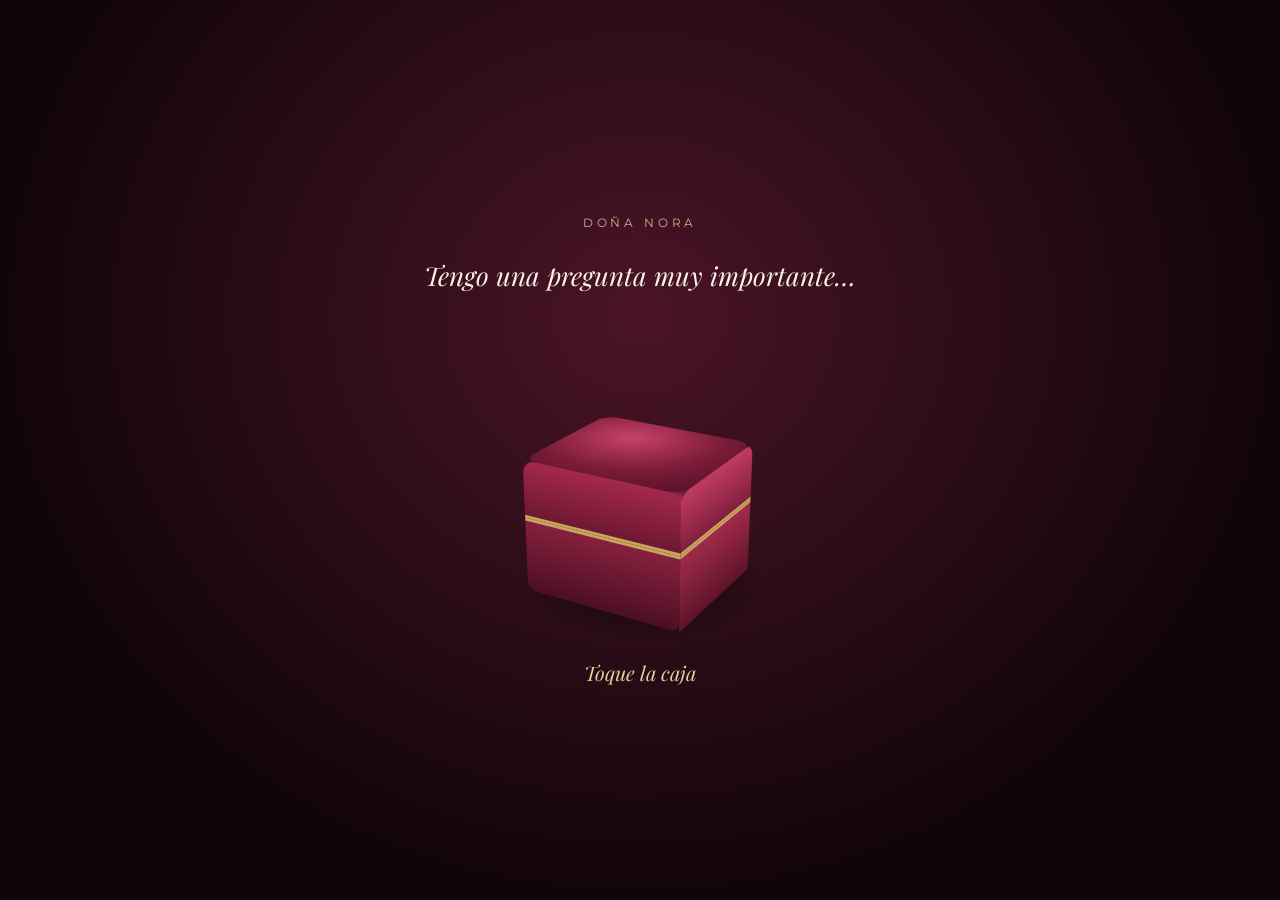
<file: caja-nora/index.html>
<!doctype html>
<html lang="es">
<head>
<meta charset="utf-8">
<meta name="viewport" content="width=device-width,initial-scale=1,viewport-fit=cover">
<meta name="robots" content="noindex">
<title>Una caja para doña Nora</title>
<meta name="claude:viewport-fit-sides" content="cover">
<link rel="preconnect" href="https://fonts.googleapis.com">
<link rel="stylesheet" href="https://fonts.googleapis.com/css2?family=Playfair+Display:ital,wght@0,600;0,700;1,600&family=Montserrat:wght@400;500;600&display=swap">
<style>
/* Layout: una sola escena centrada; la caja de terciopelo se abre y la carta sube y ocupa la pantalla */
:root{
  --velvet:#3a0f1f; --velvet-deep:#1c0710; --night:#120509;
  --gold:#c9a45c; --gold-soft:#e6cf9a;
  --paper:#f7f1e6; --ink:#2a1a14; --ink-soft:#6b5649;
  --display:"Playfair Display","Georgia","Times New Roman",serif;
  --body:"Montserrat","Segoe UI",Arial,sans-serif;
  color-scheme:dark;
}
html,body{height:100%}
body{
  margin:0;background:radial-gradient(ellipse at 50% 35%, #4a1427 0%, var(--night) 70%);
  background-color:var(--night);color:var(--paper);font-family:var(--body);
  overflow:hidden;
  padding-left:max(16px,env(safe-area-inset-left,0px));
  padding-right:max(16px,env(safe-area-inset-right,0px));
}
.stage{position:relative;height:100%;display:flex;flex-direction:column;align-items:center;justify-content:center;gap:28px;text-align:center}
.eyebrow{font-size:12px;letter-spacing:.32em;text-transform:uppercase;color:var(--gold-soft);opacity:.85}
.hint{font-family:var(--display);font-style:italic;font-size:20px;color:var(--gold-soft);transition:opacity .5s}

/* Caja 3D */
.box{position:relative;width:260px;height:310px;perspective:1100px;cursor:pointer;border:0;background:none;padding:0;
  --W:170px;--D:150px;--Hb:78px;--Hl:60px}
.box:focus-visible{outline:2px solid var(--gold);outline-offset:6px;border-radius:12px}
.scene{position:absolute;left:50%;top:72%;width:0;height:0;transform-style:preserve-3d;
  transform:rotateX(-22deg) rotateY(-30deg);transition:transform 1.6s cubic-bezier(.2,.8,.2,1);animation:float 4s ease-in-out infinite}
@keyframes float{50%{translate:0 -6px}}
.open .scene{transform:rotateX(-18deg) rotateY(-8deg)}
.scene div{position:absolute;left:0;top:0;box-sizing:border-box;transform-style:preserve-3d}
.f{backface-visibility:hidden}
/* tamaños */
.fw{width:var(--W);margin-left:calc(var(--W)/-2)} .fd{width:var(--D);margin-left:calc(var(--D)/-2)}
.hb{height:var(--Hb);margin-top:calc(var(--Hb)/-2)} .hl{height:var(--Hl);margin-top:calc(var(--Hl)/-2)}
.hd{height:var(--D);margin-top:calc(var(--D)/-2)}
/* base */
.b-front{transform:translateZ(calc(var(--D)/2));background:linear-gradient(180deg,#86203f,#4c0f22);border-top:3px solid var(--gold);border-radius:0 0 10px 10px}
.b-back{transform:rotateY(180deg) translateZ(calc(var(--D)/2));background:#3c0b1a;border-top:3px solid var(--gold)}
.b-left{transform:rotateY(-90deg) translateZ(calc(var(--W)/2));background:linear-gradient(180deg,#5a1229,#2e0814);border-top:3px solid var(--gold)}
.b-right{transform:rotateY(90deg) translateZ(calc(var(--W)/2));background:linear-gradient(180deg,#a02a4c,#5e1429);border-top:3px solid var(--gold)}
.b-bottom{transform:rotateX(-90deg) translateZ(calc(var(--Hb)/2));background:#16040a}
.b-top{transform:rotateX(90deg) translateZ(calc(var(--Hb)/2));border:9px solid #2a0812;
  background:linear-gradient(180deg,#6d1832 0%,#b03458 28%,#7a1b38 47%,#12030a 50%,#7a1b38 53%,#b03458 72%,#6d1832 100%);
  box-shadow:inset 0 0 18px rgba(0,0,0,.7)}
.floor{width:calc(var(--W) + 90px);height:calc(var(--D) + 90px);margin:calc((var(--D) + 90px)/-2) 0 0 calc((var(--W) + 90px)/-2);
  transform:rotateX(90deg) translateZ(calc(var(--Hb)/-2 - 1px));background:radial-gradient(closest-side,rgba(0,0,0,.65),transparent)}
/* tapa */
.hinge{transform:translateY(calc(var(--Hb)/-2)) translateZ(calc(var(--D)/-2)) rotateX(0deg);transition:transform 1.3s .25s cubic-bezier(.3,1.25,.5,1)}
.open .hinge{transform:translateY(calc(var(--Hb)/-2)) translateZ(calc(var(--D)/-2)) rotateX(110deg)}
.lid{transform:translateY(calc(var(--Hl)/-2)) translateZ(calc(var(--D)/2))}
.l-front{transform:translateZ(calc(var(--D)/2));background:linear-gradient(180deg,#a3284c,#6e1832);border-radius:14px 14px 0 0;border-bottom:3px solid var(--gold)}
.l-back{transform:rotateY(180deg) translateZ(calc(var(--D)/2));background:#4a0e21;border-radius:14px 14px 0 0}
.l-left{transform:rotateY(-90deg) translateZ(calc(var(--W)/2));background:linear-gradient(180deg,#6b1630,#3e0b1b);border-radius:14px 14px 0 0;border-bottom:3px solid var(--gold)}
.l-right{transform:rotateY(90deg) translateZ(calc(var(--W)/2));background:linear-gradient(180deg,#c13a62,#80203e);border-radius:14px 14px 0 0;border-bottom:3px solid var(--gold)}
.l-top{transform:rotateX(90deg) translateZ(calc(var(--Hl)/2));background:radial-gradient(ellipse at 35% 30%,#c8426a,#7a1b38 60%,#55112a);border-radius:18px}
.l-inner{transform:rotateX(-90deg) translateZ(calc(var(--Hl)/2));border:9px solid #3a0a19;
  background:linear-gradient(160deg,#fbf3e4,#e3d1b0 60%,#cdb68c)}
/* anillo en la ranura */
.ring3d{width:70px;height:86px;margin:calc(-86px + 16px - var(--Hb)/2) 0 0 -35px;opacity:0;transition:opacity .6s 1.1s}
.open .ring3d{opacity:1}
.band{position:absolute;left:10px;bottom:0;width:50px;height:50px;border-radius:50%;border:6px solid var(--gold);
  box-shadow:0 0 18px rgba(230,207,154,.6),inset 0 0 6px rgba(0,0,0,.4)}
.stone{position:absolute;left:24px;bottom:48px;width:22px;height:22px;background:linear-gradient(135deg,#fff,#cfe8ff 50%,#9ec5e8);
  transform:rotate(45deg);box-shadow:0 0 22px #fff,0 0 40px rgba(255,255,255,.7);animation:glint 1.4s infinite alternate}
@keyframes glint{to{box-shadow:0 0 8px #fff,0 0 16px rgba(255,255,255,.4)}}
.open + .hint{opacity:0}

/* Carta */
.letter-wrap{position:fixed;inset:0;display:flex;align-items:center;justify-content:center;
  padding-block:max(20px,env(safe-area-inset-top,0px)) max(20px,env(safe-area-inset-bottom,0px));
  padding-left:max(16px,env(safe-area-inset-left,0px));padding-right:max(16px,env(safe-area-inset-right,0px));
  background:rgba(18,5,9,.6);opacity:0;pointer-events:none;transition:opacity .6s}
.letter-wrap.show{opacity:1;pointer-events:auto}
.letter{overflow-x:hidden;position:relative;width:min(440px,100%);max-height:100%;overflow:auto;background:linear-gradient(170deg,#141012,#050405);color:#fff;border:2px solid var(--gold);
  border-radius:6px;padding:40px 32px 32px;box-shadow:0 40px 80px rgba(0,0,0,.55);
  transform:translateY(40px) scale(.94);transition:transform .8s cubic-bezier(.2,.8,.2,1);text-align:left}
.letter-wrap.show .letter{transform:none}
.letter::before{content:"";position:absolute;inset:9px;border:1px solid var(--gold);opacity:.9;pointer-events:none;border-radius:3px}
.to{font-family:var(--body);font-weight:600;font-size:13px;letter-spacing:.24em;text-transform:uppercase;color:var(--gold)}
h1{font-family:var(--display);font-weight:700;color:#fff;font-size:clamp(26px,7vw,34px);line-height:1.18;margin:14px 0 18px;text-wrap:balance}
h1 em{color:var(--gold);font-style:italic}
.letter p{font-size:16px;font-weight:500;line-height:1.6;margin:0 0 12px;color:#fff}
.letter strong{color:var(--gold-soft)}
.sign{font-family:var(--display);font-style:italic;font-weight:600;font-size:24px;margin-top:18px;color:var(--gold)}
.sign small{display:block;font-family:var(--body);font-style:normal;font-weight:500;font-size:13px;color:#ddd;margin-top:2px;letter-spacing:.04em}

.answers{position:relative;margin-top:26px;height:120px}
.yes{position:absolute;left:0;top:0;width:68%;height:64px;border:0;border-radius:40px;cursor:pointer;
  font-family:var(--display);font-weight:700;font-size:24px;letter-spacing:.04em;color:#1a1208;
  background:linear-gradient(180deg,var(--gold-soft),var(--gold));box-shadow:0 8px 20px rgba(138,90,31,.35)}
.yes:focus-visible,.no:focus-visible{outline:2px solid #fff;outline-offset:3px}
.no{position:absolute;right:4%;top:18px;padding:6px 12px;border:1px solid #888;border-radius:20px;background:transparent;
  font-family:var(--body);font-size:11px;color:#bbb;cursor:pointer;
  max-width:100%;white-space:nowrap;transition:left .5s cubic-bezier(.2,.8,.2,1),top .5s cubic-bezier(.2,.8,.2,1),box-shadow .5s}
.no.sliding{border-color:var(--gold);color:var(--gold-soft);box-shadow:0 0 14px 4px rgba(201,164,92,.55),0 0 34px 10px rgba(230,207,154,.25)}
.no.ghost{pointer-events:none;border-color:var(--gold);color:var(--gold-soft);box-shadow:0 0 18px 6px rgba(201,164,92,.5);filter:blur(1px);animation:ghost .7s ease-out forwards}
@keyframes ghost{to{opacity:0;filter:blur(6px);transform:scale(1.25)}}
.no.pop{animation:pop .35s ease-out}
@keyframes pop{40%{transform:scale(1.15)}}
.no:disabled{opacity:.7}

/* Final */
.final{text-align:center}
.final h1{text-align:center}
.wa{display:inline-block;margin-top:14px;padding:14px 24px;border-radius:40px;background:linear-gradient(180deg,var(--gold-soft),var(--gold));color:#1a1208;font-weight:600;
  text-decoration:none;font-size:15px;letter-spacing:.04em}
.num{display:block;margin-top:10px;font-size:14px;color:#ddd;user-select:all;font-variant-numeric:tabular-nums}
canvas{position:fixed;inset:0;pointer-events:none}
@media (prefers-reduced-motion:reduce){*{transition-duration:.01s!important}}
</style>
</head>
<body>

<div class="stage">
  <div class="eyebrow">Doña Nora</div>
  <div class="hint" style="font-size:26px;color:var(--paper)">Tengo una pregunta muy importante…</div>
  <button class="box" id="box" aria-label="Abrir la caja">
    <div class="scene">
      <div class="f floor"></div>
      <div class="f b-bottom fw hd"></div>
      <div class="f b-back fw hb"></div>
      <div class="f b-left fd hb"></div>
      <div class="f b-right fd hb"></div>
      <div class="f b-front fw hb"></div>
      <div class="f b-top fw hd"></div>
      <div class="ring3d"><span class="band"></span><span class="stone"></span></div>
      <div class="hinge"><div class="lid">
        <div class="f l-inner fw hd"></div>
        <div class="f l-back fw hl"></div>
        <div class="f l-left fd hl"></div>
        <div class="f l-right fd hl"></div>
        <div class="f l-front fw hl"></div>
        <div class="f l-top fw hd"></div>
      </div></div>
    </div>
  </button>
  <div class="hint" id="hint">Toque la caja</div>
</div>

<div class="letter-wrap" id="wrap" aria-live="polite">
  <article class="letter" id="letter">
    <div id="ask">
      <div class="to">Doña Nora</div>
      <h1>¿Quiere ser usted mi <em>jefa</em>?</h1>
      <p><strong>Tranquila, no es un anillo: es una solicitud de trabajo.</strong></p>
      <p>Crecí entre tijeras y máquinas porque mi mamá era peluquera. Aprendo rápido y quiero empezar desde abajo, como auxiliar, con un periodo de prueba y sin compromiso.</p>
      <div class="sign">Juan<small>WhatsApp 315 951 5688</small></div>
      <div class="answers" id="answers">
        <button class="yes" id="yes">Sí, acepto</button>
        <button class="no" id="no">No</button>
      </div>
    </div>
    <div id="done-yes" class="final" hidden>
      <div class="to">¡Dijo que sí!</div>
      <h1>Desde hoy, su <em>aprendiz</em>.</h1>
      <p>Planeo llegar puntual, mantener el orden y aprender, con clientes fáciles y con los difíciles, hasta que el periodo de prueba nos separe.</p>
      <a class="wa" id="wa" href="https://wa.me/573159515688?text=Hola%20Juan%2C%20soy%20Nora.%20Te%20espero%20en%20la%20peluquer%C3%ADa." target="_blank" rel="noopener">Escribirle a Juan por WhatsApp</a>
      <span class="num">315 951 5688</span>
    </div>
    <div id="done-no" class="final" hidden>
      <div class="to">Gracias por su tiempo</div>
      <h1>Me rompió el corazón… <em>profesional</em>.</h1>
      <p>Si algún día necesita un auxiliar con ganas de aprender, aquí estaré.</p>
      <span class="num">Juan · 315 951 5688</span>
    </div>
  </article>
</div>
<canvas id="fx"></canvas>

<script>
const box=document.getElementById('box'), wrap=document.getElementById('wrap');
box.addEventListener('click',()=>{
  if(box.classList.contains('open'))return;
  box.classList.add('open');
  setTimeout(()=>wrap.classList.add('show'),2600);
});

// El "No" se escapa 5 veces con estela dorada; luego cambia de texto en cada toque hasta el 10.
const no=document.getElementById('no'), area=document.getElementById('answers');
let escapes=0, taps=0; const MAX=5;
const LINES={6:'¿Segura que… no?',7:'¿Puede pensarlo?',8:'Bueno… es su decisión',9:'¿Aún desea que… no?',10:'Entiendo, es su decisión'};
function flee(){
  if(escapes>=MAX)return false;
  escapes++;
  const a=area.getBoundingClientRect(), b=no.getBoundingClientRect();
  // estela: copia que se queda y se desvanece
  const g=no.cloneNode(true); g.removeAttribute('id'); g.className='no ghost'; g.setAttribute('aria-hidden','true');
  g.style.left=(b.left-a.left)+'px'; g.style.top=(b.top-a.top)+'px'; g.style.right='auto';
  area.appendChild(g); setTimeout(()=>g.remove(),700);
  const w=a.width-b.width, h=a.height-b.height;
  let x,y,tries=0;
  do{ x=Math.random()*w; y=Math.random()*h; tries++; }
  while(tries<30 && ((x<a.width*0.7 && y<70) || Math.hypot(x-(b.left-a.left),y-(b.top-a.top))<60));
  no.classList.add('sliding');
  no.style.right='auto'; no.style.left=x+'px'; no.style.top=y+'px';
  setTimeout(()=>no.classList.remove('sliding'),550);
  return true;
}
area.addEventListener('pointermove',e=>{
  if(e.pointerType!=='mouse')return;
  const b=no.getBoundingClientRect();
  const dx=e.clientX-(b.left+b.width/2), dy=e.clientY-(b.top+b.height/2);
  if(Math.hypot(dx,dy)<60 && flee()) taps=Math.max(taps,escapes);
});
no.addEventListener('pointerdown',e=>{ if(escapes<MAX){ e.preventDefault(); flee(); taps=escapes; no.dataset.skip='1'; } });
no.addEventListener('click',e=>{
  if(no.dataset.skip){ delete no.dataset.skip; return; }
  if(escapes<MAX){ flee(); taps=escapes; return; }
  taps++;
  if(taps<6) taps=6;
  no.style.left='0px'; no.style.top='80px';
  if(LINES[taps]){ no.textContent=LINES[taps]; no.classList.remove('pop'); void no.offsetWidth; no.classList.add('pop'); }
  if(taps>=10){ no.disabled=true; setTimeout(()=>show('done-no'),1400); }
});

document.getElementById('yes').addEventListener('click',()=>{ show('done-yes'); sparkle(); });
function show(id){
  document.getElementById('ask').hidden=true;
  document.getElementById(id).hidden=false;
  document.getElementById('letter').scrollTop=0;
}

// Destellos dorados al decir que sí
function sparkle(){
  if(matchMedia('(prefers-reduced-motion: reduce)').matches)return;
  const c=document.getElementById('fx'), x=c.getContext('2d');
  const dpr=devicePixelRatio||1; c.width=innerWidth*dpr; c.height=innerHeight*dpr; x.scale(dpr,dpr);
  const cols=['#e6cf9a','#c9a45c','#f7f1e6','#a8803f'];
  const ps=Array.from({length:120},()=>({x:innerWidth/2,y:innerHeight*0.45,
    vx:(Math.random()-.5)*9,vy:-Math.random()*10-3,r:Math.random()*3+1.5,c:cols[Math.random()*4|0],a:1}));
  (function tick(){
    x.clearRect(0,0,innerWidth,innerHeight); let alive=false;
    for(const p of ps){ p.vy+=.22; p.x+=p.vx; p.y+=p.vy; p.a-=.008;
      if(p.a>0){alive=true; x.globalAlpha=p.a; x.fillStyle=p.c; x.beginPath(); x.arc(p.x,p.y,p.r,0,7); x.fill();} }
    if(alive) requestAnimationFrame(tick); else x.clearRect(0,0,innerWidth,innerHeight);
  })();
}
</script>

</body>
</html>
</file>
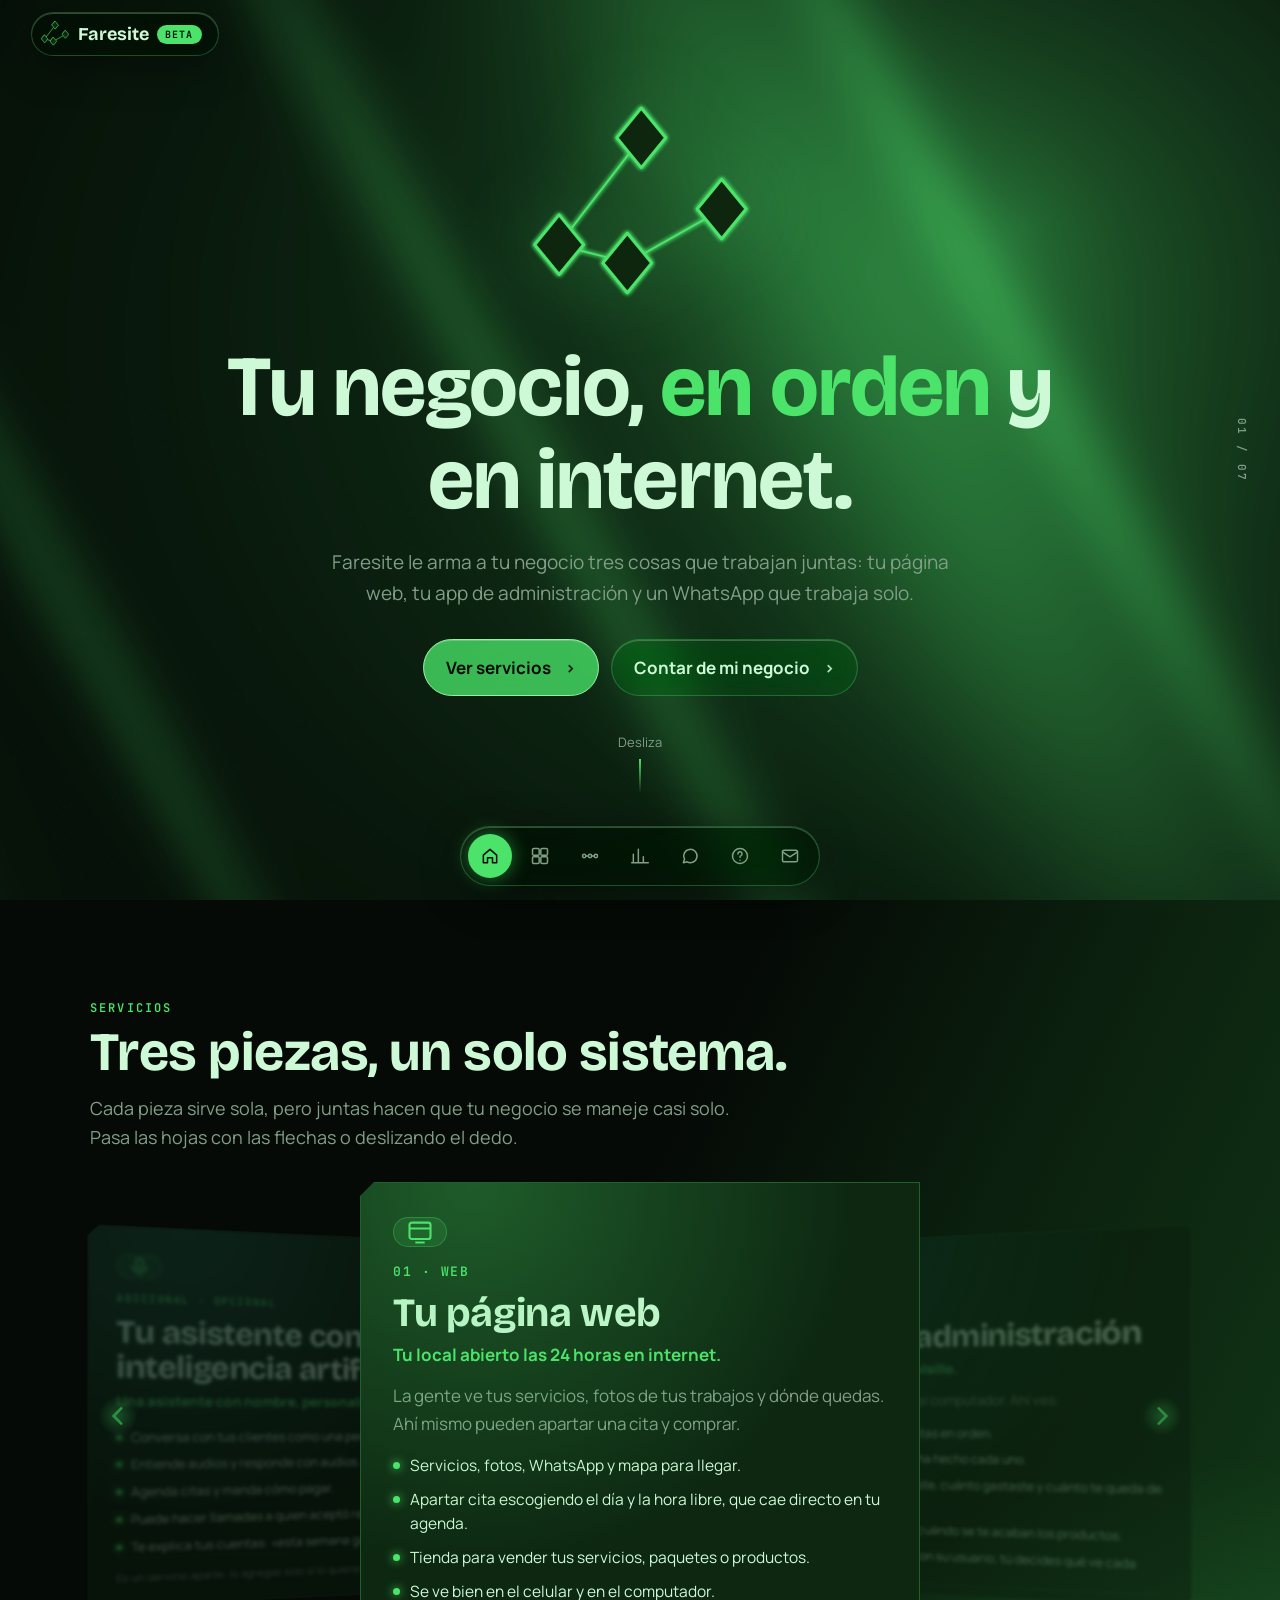
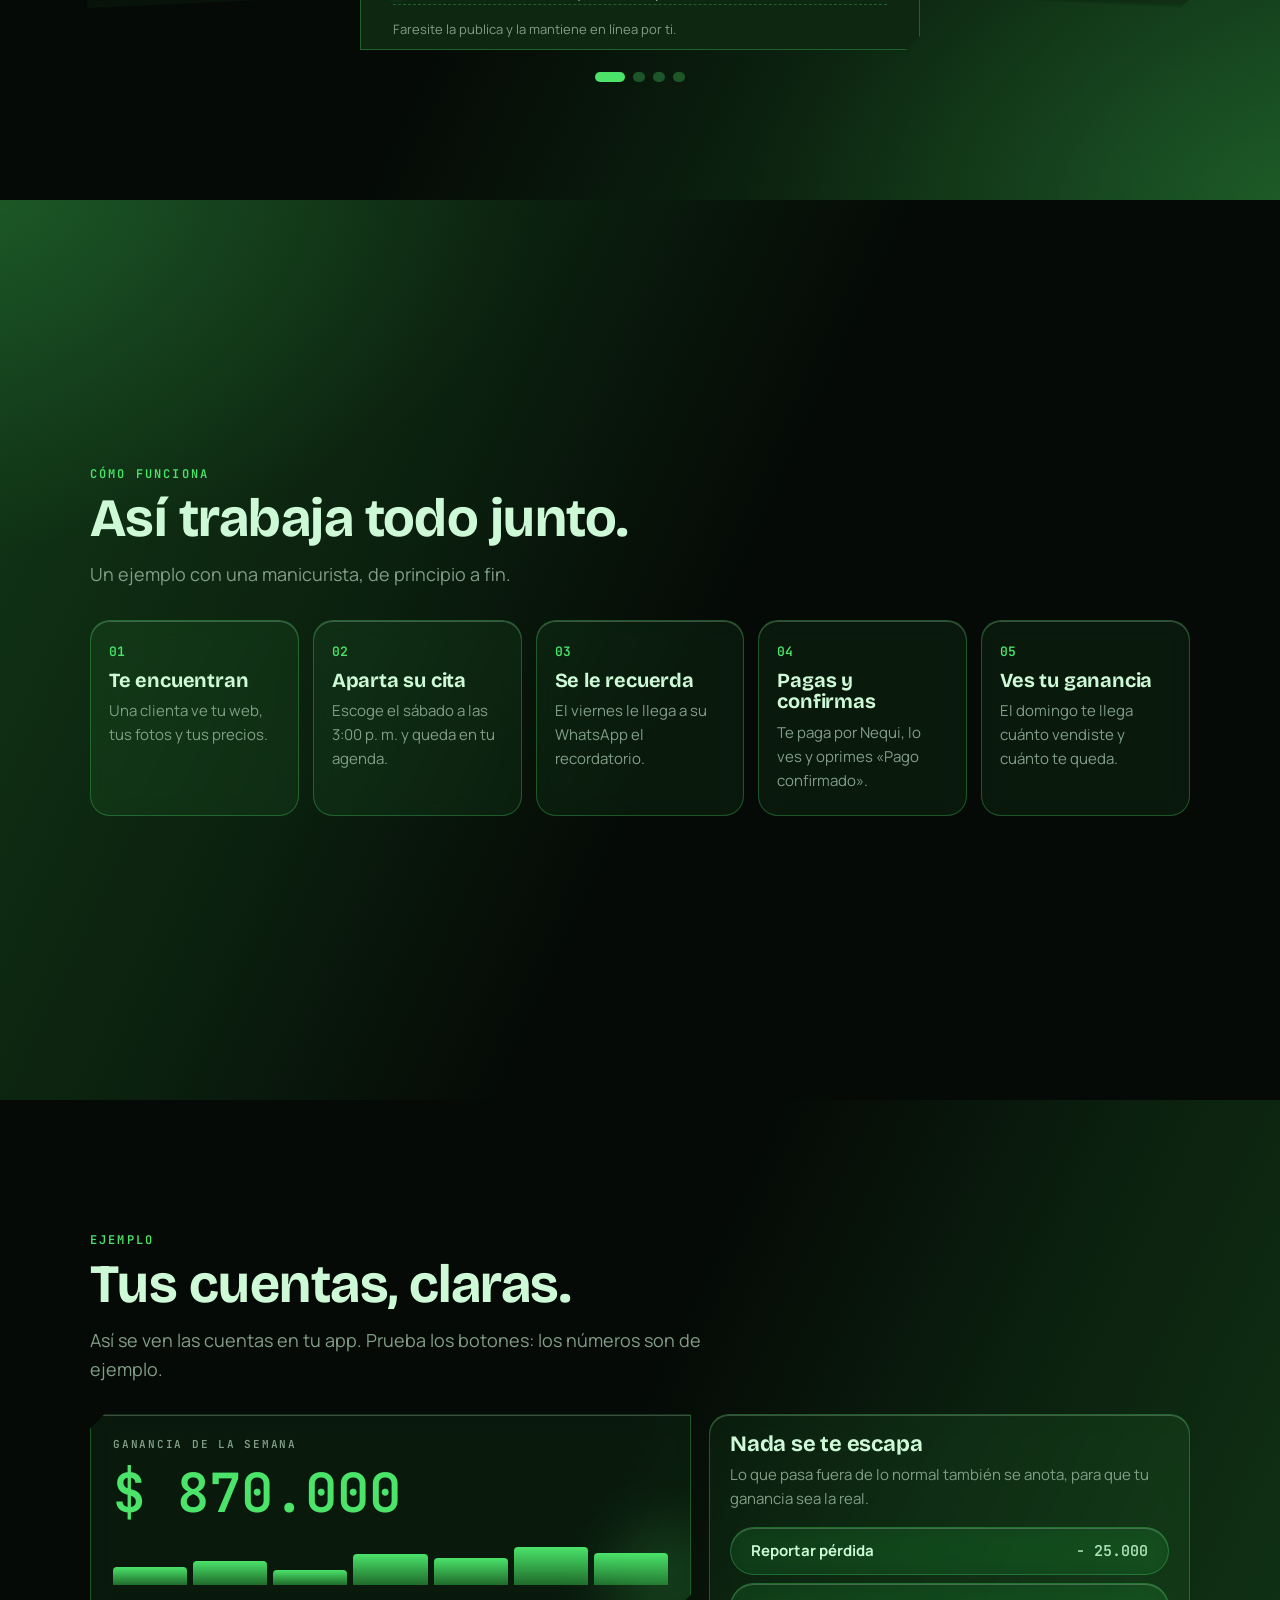
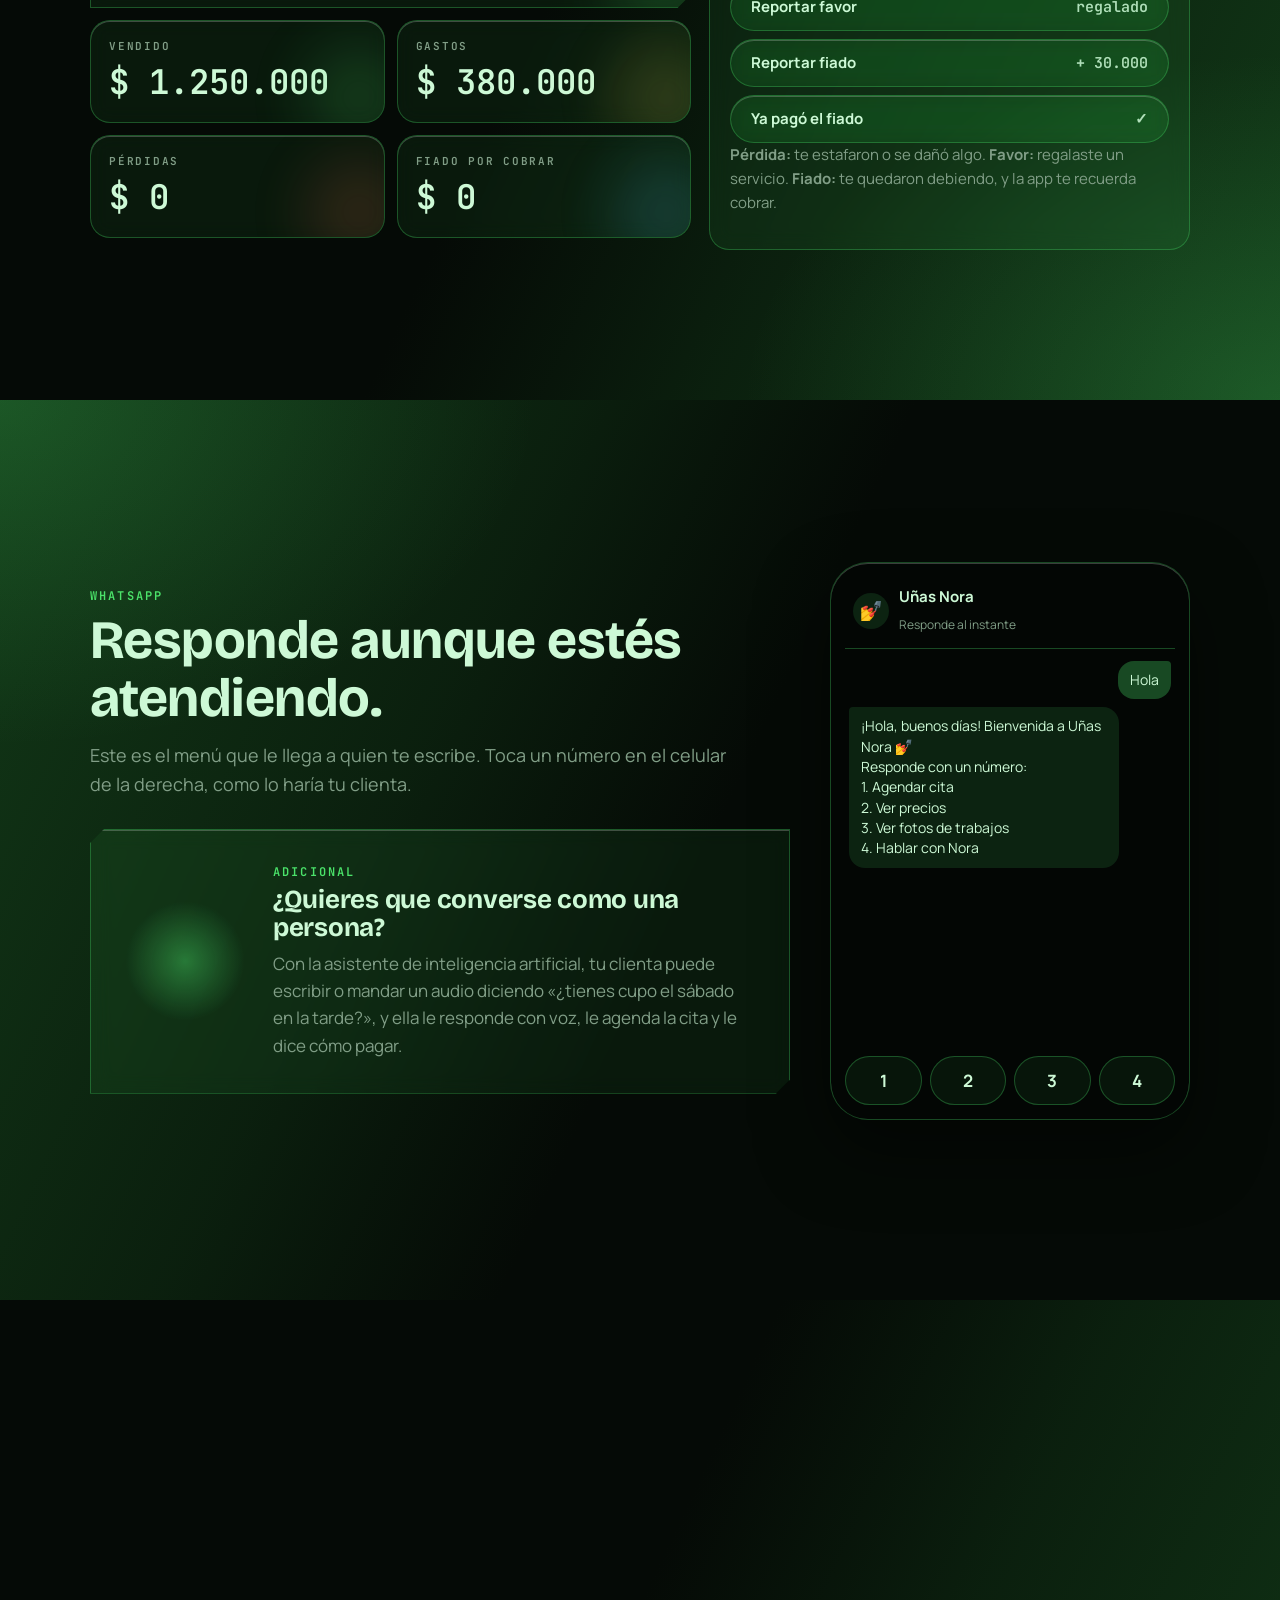
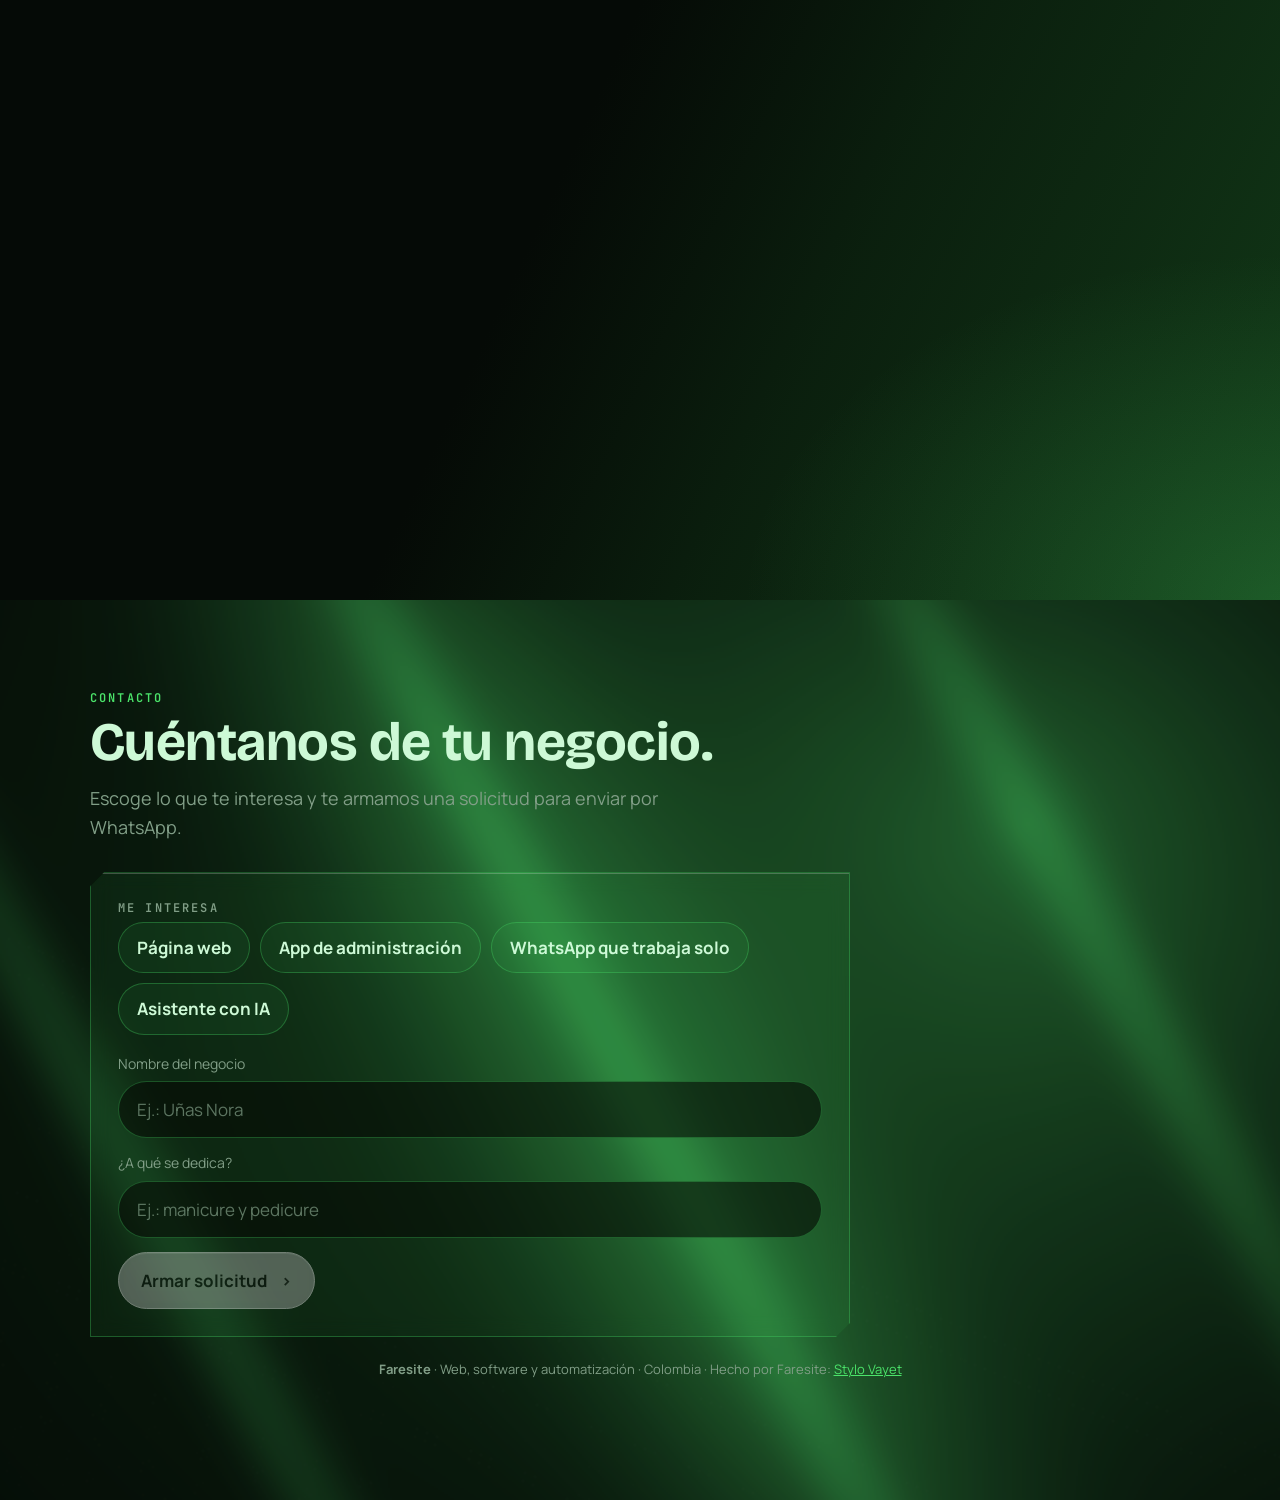
<file: faresite-beta/index.html>
<!doctype html>
<html lang="es">
<head>
<meta charset="utf-8">
<meta name="viewport" content="width=device-width,initial-scale=1,viewport-fit=cover">
<title>Faresite · Web, app y WhatsApp para tu negocio</title>
<meta name="description" content="Faresite le arma a tu negocio una página web con citas y tienda, una app para llevar agenda, clientes, cuentas e inventario, y un WhatsApp que trabaja solo.">
<meta name="theme-color" content="#050a06">
<meta property="og:type" content="website">
<meta property="og:site_name" content="Faresite">
<meta property="og:title" content="Faresite · Tu negocio, en orden y en internet">
<meta property="og:description" content="Página web con citas y tienda, app para tu agenda, clientes y cuentas, y un WhatsApp que trabaja solo.">
<meta property="og:url" content="https://faresite-beta.pages.dev/">
<meta property="og:image" content="https://faresite-beta.pages.dev/og-image.jpg">
<meta property="og:image:width" content="1200">
<meta property="og:image:height" content="630">
<meta property="og:locale" content="es_CO">
<meta name="twitter:card" content="summary_large_image">
<link rel="manifest" href="manifest.webmanifest">
<link rel="icon" href="logo-faresite.svg" type="image/svg+xml">
<link rel="apple-touch-icon" href="icon-192.png">
<link rel="stylesheet" href="fonts/fonts.css">
<style>
:root{
  --amb:#050a06;--pri:#4be36a;--sec:#1f6b2a;
  --txt:color-mix(in srgb,var(--pri) 22%,#f2fff4);
  --suave:color-mix(in srgb,var(--txt) 62%,var(--amb));
  --vidrio:color-mix(in srgb,var(--pri) 7%,transparent);
  --vidrio2:color-mix(in srgb,var(--pri) 13%,transparent);
  --borde:color-mix(in srgb,var(--pri) 30%,transparent);
  --brillo:rgba(255,255,255,.22);
  --oscuro:color-mix(in srgb,var(--amb) 82%,transparent);
  --suave-curva:cubic-bezier(.2,.8,.2,1);--rebote:cubic-bezier(.3,1.6,.5,1);
  --c:14px;
  --recorte:polygon(var(--c) 0,100% 0,100% calc(100% - var(--c)),calc(100% - var(--c)) 100%,0 100%,0 var(--c));
  color-scheme:dark;
}
*{box-sizing:border-box}
html{scroll-behavior:smooth;-webkit-text-size-adjust:100%}
body{margin:0;background:var(--amb);color:var(--txt);font:400 17px/1.6 Manrope,system-ui,sans-serif;overflow-x:hidden;transition:background .8s var(--suave-curva),color .8s}
h1,h2,h3{font-family:'Bricolage Grotesque',system-ui,sans-serif;line-height:1.08;margin:0;letter-spacing:-.01em}
.mono{font-family:'JetBrains Mono',ui-monospace,monospace}
a{color:inherit}
button{font:inherit;color:inherit}
:focus-visible{outline:2px solid var(--pri);outline-offset:3px}

/* Fondo vivo: textura de rombos de ambiente que se desplaza lento */
.ambiente{position:fixed;inset:-20%;z-index:-1;pointer-events:none;opacity:.07;
  background-image:url("data:image/svg+xml,%3Csvg xmlns='http://www.w3.org/2000/svg' width='120' height='140'%3E%3Cpath d='M30 10l14 17-14 17-14-17zM90 80l10 12-10 12-10-12z' fill='none' stroke='%234be36a' stroke-width='1.5'/%3E%3C/svg%3E");
  animation:deriva 90s linear infinite}
@keyframes deriva{to{transform:translate(120px,140px)}}

/* Barra de vidrio líquido */
.barra{position:fixed;top:12px;left:50%;transform:translateX(-50%);z-index:50;width:min(1100px,calc(100% - 24px));
  display:flex;align-items:center;gap:10px;padding:8px 10px 8px 14px;border-radius:999px;
  background:color-mix(in srgb,var(--amb) 45%,transparent);border:1px solid var(--borde);
  backdrop-filter:blur(14px) saturate(1.8);-webkit-backdrop-filter:blur(14px) saturate(1.8);
  box-shadow:inset 0 1px 0 var(--brillo),0 10px 40px rgba(0,0,0,.35)}
.marca{display:flex;align-items:center;gap:8px;text-decoration:none;font:700 18px 'Bricolage Grotesque',sans-serif}
.marca img{width:30px;height:30px}
.beta{font:600 10px 'JetBrains Mono',monospace;letter-spacing:.12em;padding:3px 8px;border-radius:999px;background:var(--pri);color:var(--amb)}
.enlaces{display:flex;gap:2px;margin-left:auto}
.enlaces a{text-decoration:none;padding:8px 12px;border-radius:999px;font-size:14px;color:var(--suave);transition:transform .35s var(--rebote),background .3s,color .3s}
.enlaces a:hover{background:var(--vidrio2);color:var(--txt);transform:scale(1.08)}
.enlaces a:hover+a{transform:scale(1.03)}
.redondo{width:40px;height:40px;flex:none;border-radius:50%;display:grid;place-items:center;cursor:pointer;
  background:var(--vidrio);border:1px solid var(--borde);box-shadow:inset 0 1px 0 var(--brillo);transition:transform .35s var(--rebote)}
.redondo:active{transform:scale(.92)}
.redondo svg{width:18px;height:18px}
@media (max-width:760px){.enlaces{display:none}.barra .redondo{margin-left:auto}}

/* Botones píldora de vidrio */
.pildora{position:relative;display:inline-flex;align-items:center;justify-content:space-between;gap:14px;cursor:pointer;
  padding:14px 22px;border-radius:999px;text-decoration:none;font-weight:600;overflow:hidden;
  border:1px solid var(--borde);background:var(--vidrio);color:var(--txt);
  backdrop-filter:blur(10px) saturate(1.6);-webkit-backdrop-filter:blur(10px) saturate(1.6);
  box-shadow:inset 0 1px 0 var(--brillo),0 0 0 0 color-mix(in srgb,var(--pri) 40%,transparent);
  transition:transform .4s var(--rebote),box-shadow .4s}
.pildora:hover{transform:translateY(-2px) scale(1.03)}
.pildora:active{transform:scale(.96)}
.pildora .flecha{opacity:.85}
.pildora.principal{background:color-mix(in srgb,var(--pri) 78%,transparent);color:var(--amb);border-color:color-mix(in srgb,var(--pri) 60%,#fff);animation:aura 3.2s ease-in-out infinite}
.pildora.principal::after{content:"";position:absolute;inset:0;background:linear-gradient(110deg,transparent 35%,rgba(255,255,255,.55) 50%,transparent 65%);transform:translateX(-120%);animation:destello 4.5s var(--suave-curva) infinite}
@keyframes destello{0%,62%{transform:translateX(-120%)}100%{transform:translateX(120%)}}
@keyframes aura{50%{box-shadow:inset 0 1px 0 var(--brillo),0 0 34px 2px color-mix(in srgb,var(--pri) 45%,transparent)}}
.pildora[disabled]{filter:grayscale(1);opacity:.5;animation:none;cursor:not-allowed}
.pildora[disabled]::after{display:none}

/* Secciones */
section{position:relative;padding:110px 16px;overflow:hidden}
.ancho{max-width:1100px;margin:0 auto;position:relative}
.eti{font:600 12px 'JetBrains Mono',monospace;letter-spacing:.18em;text-transform:uppercase;color:var(--pri)}
h2{font-size:clamp(32px,5.4vw,58px);margin:12px 0 18px}
.intro{max-width:640px;color:var(--suave);font-size:18px;margin:0 0 40px}

/* Portada */
.portada{min-height:100svh;display:grid;place-items:center;padding-top:120px;text-align:center}
.portada .logo-gran{width:min(260px,58vw);margin:0 auto 18px;display:block;animation:sway 8s ease-in-out infinite;filter:drop-shadow(0 0 40px color-mix(in srgb,var(--pri) 35%,transparent))}
@keyframes sway{0%,100%{transform:perspective(700px) rotateY(-10deg) rotateX(4deg)}50%{transform:perspective(700px) rotateY(10deg) rotateX(-4deg)}}
.portada h1{font-size:clamp(42px,8.4vw,96px);max-width:900px;margin:0 auto}
.portada h1 em{font-style:normal;color:var(--pri)}
.portada p{max-width:620px;margin:22px auto 34px;color:var(--suave);font-size:19px}
.acciones{display:flex;gap:12px;justify-content:center;flex-wrap:wrap}
.bajar{margin-top:56px;color:var(--suave);font-size:13px;display:flex;flex-direction:column;align-items:center;gap:6px}
.bajar span{width:2px;height:34px;background:linear-gradient(var(--pri),transparent);animation:baja 2s ease-in-out infinite}
@keyframes baja{0%{transform:scaleY(0);transform-origin:top}50%{transform:scaleY(1);transform-origin:top}51%{transform-origin:bottom}100%{transform:scaleY(0);transform-origin:bottom}}

/* Bloques de vidrio */
.vidrio{position:relative;background:var(--vidrio);border:1px solid var(--borde);border-radius:20px;
  backdrop-filter:blur(10px);-webkit-backdrop-filter:blur(10px);box-shadow:inset 0 1px 0 var(--brillo)}
.recortado{border-radius:0;clip-path:var(--recorte)}

/* Carrusel de servicios */
.carrusel{position:relative;height:560px;perspective:1400px;touch-action:pan-y}
.hoja{position:absolute;left:50%;top:0;width:min(560px,calc(100vw - 72px));height:100%;padding:34px 32px 30px;margin-left:calc(min(560px,calc(100vw - 72px))/-2);
  display:flex;flex-direction:column;background:color-mix(in srgb,var(--amb) 70%,var(--sec) 30%);
  border:1px solid var(--borde);clip-path:var(--recorte);cursor:pointer;
  transition:transform .9s cubic-bezier(.65,0,.35,1),opacity .9s,filter .9s;will-change:transform}
.hoja::before{content:"";position:absolute;inset:0;pointer-events:none;background:radial-gradient(circle at 20% 0%,color-mix(in srgb,var(--aura,var(--pri)) 28%,transparent),transparent 60%)}
.hoja.frente{cursor:default;box-shadow:0 30px 80px rgba(0,0,0,.5)}
.hoja .num{font:600 13px 'JetBrains Mono',monospace;color:var(--pri);letter-spacing:.12em}
.hoja h3{font-size:clamp(28px,4vw,40px);margin:12px 0 6px}
.hoja .lema{color:var(--pri);font-weight:600;margin:0 0 14px}
.hoja p{margin:0 0 12px;color:var(--suave)}
.hoja ul{margin:4px 0 0;padding:0;list-style:none;display:grid;gap:9px}
.hoja li{display:flex;gap:10px;align-items:flex-start;font-size:15.5px}
.hoja li::before{content:"";flex:none;width:7px;height:7px;margin-top:9px;border-radius:50%;background:var(--pri);box-shadow:0 0 10px var(--pri)}
.hoja .icono{width:54px;height:54px;border-radius:16px;display:grid;place-items:center;background:var(--vidrio2);border:1px solid var(--borde);margin-bottom:16px}
.hoja .icono svg{width:28px;height:28px;stroke:var(--pri)}
.hoja .extra{margin-top:auto;padding-top:14px;font-size:13px;color:var(--suave);border-top:1px dashed var(--borde)}
.flechas{position:absolute;top:50%;left:0;right:0;display:flex;justify-content:space-between;pointer-events:none;transform:translateY(-50%);z-index:5}
.flecha-c{pointer-events:auto;width:56px;height:56px;border:0;background:none;cursor:pointer;display:grid;place-items:center;position:relative}
.flecha-c::before{content:"";position:absolute;inset:8px;border-radius:50%;background:radial-gradient(color-mix(in srgb,var(--pri) 45%,transparent),transparent 70%);animation:late 2.4s ease-in-out infinite}
.flecha-c svg{position:relative;width:26px;height:26px;stroke:var(--pri);transition:transform .35s var(--rebote)}
.flecha-c:hover svg{transform:scale(1.25)}
@keyframes late{50%{transform:scale(1.35);opacity:.55}}
.puntos{display:flex;justify-content:center;gap:8px;margin-top:22px}
.puntos button{width:10px;height:10px;border-radius:999px;border:0;background:var(--borde);cursor:pointer;transition:width .5s var(--suave-curva),background .5s}
.puntos button.on{width:30px;background:var(--pri)}
@media (max-width:760px){.carrusel{height:620px}.hoja{padding:28px 22px 24px}.flechas{display:none}}

/* Flujo */
.flujo{display:grid;grid-template-columns:repeat(5,1fr);gap:14px;counter-reset:paso}
.paso{padding:22px 18px;counter-increment:paso;transition:transform .4s var(--rebote)}
.paso:hover{transform:translateY(-6px)}
.paso::before{content:"0" counter(paso);display:block;font:600 13px 'JetBrains Mono',monospace;color:var(--pri);margin-bottom:10px}
.paso h3{font-size:20px;margin-bottom:8px}
.paso p{margin:0;font-size:15px;color:var(--suave)}
@media (max-width:900px){.flujo{grid-template-columns:1fr 1fr}}
@media (max-width:520px){.flujo{grid-template-columns:1fr}}

/* Tablero de ejemplo */
.demo{display:grid;grid-template-columns:1.25fr 1fr;gap:18px;align-items:start}
@media (max-width:900px){.demo{grid-template-columns:1fr}}
.tablero{display:grid;grid-template-columns:1fr 1fr;gap:12px}
.cifra{padding:18px;overflow:hidden}
.cifra.gran{grid-column:1/-1;border-radius:0;clip-path:var(--recorte);padding:22px}
.cifra .k{font:600 11px 'JetBrains Mono',monospace;letter-spacing:.16em;text-transform:uppercase;color:var(--suave)}
.cifra .v{font:600 clamp(24px,3.6vw,34px) 'JetBrains Mono',monospace;margin-top:6px;white-space:nowrap}
.cifra.gran .v{font-size:clamp(34px,6vw,54px);color:var(--pri)}
.cifra::after{content:"";position:absolute;right:-30px;bottom:-30px;width:110px;height:110px;border-radius:50%;background:var(--a,var(--pri));opacity:.16;filter:blur(30px)}
.barras{display:flex;align-items:flex-end;gap:6px;height:54px;margin-top:12px}
.barras i{flex:1;background:linear-gradient(var(--pri),var(--sec));border-radius:4px 4px 0 0;transition:height .9s var(--suave-curva)}
/* Tablero vivo (también en el celular, donde no hay cursor) */
.barras i{transform-origin:bottom;animation:respira 3.4s ease-in-out infinite;animation-delay:calc(var(--n,0)*.22s)}
@keyframes respira{50%{transform:scaleY(.8)}}
.cifra.gran::before{content:"";position:absolute;inset:0;pointer-events:none;background:linear-gradient(110deg,transparent 35%,rgba(255,255,255,.13) 50%,transparent 65%);transform:translateX(-120%);animation:destello 5.5s var(--suave-curva) infinite}
.cifra::after{animation:orbe 7s ease-in-out infinite alternate}
@keyframes orbe{to{transform:translate(-50px,-26px) scale(1.35)}}
.cifra{transition:transform .35s var(--rebote)}
.cifra:active{transform:scale(.96)}
.cifra.late{animation:late-cifra .6s var(--rebote)}
@keyframes late-cifra{40%{transform:scale(1.04);box-shadow:0 0 30px color-mix(in srgb,var(--a,var(--pri)) 40%,transparent)}}
.panel{padding:22px}
.panel h3{font-size:22px;margin-bottom:6px}
.panel p{color:var(--suave);font-size:15px;margin:0 0 16px}
.reportes{display:grid;gap:10px}
.reportes .pildora{width:100%;font-size:15px}
.nota{font-size:13px;color:var(--suave);margin-top:14px}

/* WhatsApp de ejemplo */
.wa{display:grid;grid-template-columns:1fr 360px;gap:40px;align-items:center}
@media (max-width:900px){.wa{grid-template-columns:1fr}}
.cel{width:100%;max-width:360px;margin:0 auto;height:560px;border-radius:38px;padding:14px;background:color-mix(in srgb,var(--amb) 60%,#000);border:1px solid var(--borde);box-shadow:inset 0 1px 0 var(--brillo),0 30px 70px rgba(0,0,0,.5);display:flex;flex-direction:column}
.cel .cab{display:flex;align-items:center;gap:10px;padding:8px 8px 12px;border-bottom:1px solid var(--borde)}
.cel .cab b{display:block;font-size:15px}.cel .cab small{color:var(--suave);font-size:12px}
.cel .ava{width:36px;height:36px;border-radius:50%;background:var(--vidrio2);display:grid;place-items:center;font-size:18px}
.chat{flex:1;overflow:auto;padding:12px 4px;display:flex;flex-direction:column;gap:8px;scrollbar-width:none}
.globo{max-width:84%;padding:9px 12px;border-radius:16px;font-size:14px;line-height:1.45;white-space:pre-line;animation:entra .5s var(--rebote)}
.globo.ella{align-self:flex-start;background:var(--vidrio2);border-top-left-radius:4px}
.globo.yo{align-self:flex-end;background:color-mix(in srgb,var(--pri) 30%,transparent);border-top-right-radius:4px}
@keyframes entra{from{opacity:0;transform:translateY(10px) scale(.95)}}
.teclas{display:grid;grid-template-columns:repeat(4,1fr);gap:8px;padding-top:10px}
.teclas button{padding:10px 0;border-radius:999px;border:1px solid var(--borde);background:var(--vidrio);cursor:pointer;font-weight:700;transition:transform .3s var(--rebote)}
.teclas button:active{transform:scale(.9)}

/* Adicional IA */
.ia{padding:34px;display:grid;grid-template-columns:auto 1fr;gap:28px;align-items:center}
.ia .onda{width:120px;height:120px;border-radius:50%;display:grid;place-items:center;background:radial-gradient(color-mix(in srgb,var(--pri) 40%,transparent),transparent 70%);animation:late 3s ease-in-out infinite}
.ia .onda span{display:flex;gap:4px;align-items:center;height:40px}
.ia .onda i{width:5px;border-radius:3px;background:var(--pri);animation:voz 1.1s ease-in-out infinite}
.ia .onda i:nth-child(2){animation-delay:.15s}.ia .onda i:nth-child(3){animation-delay:.3s}.ia .onda i:nth-child(4){animation-delay:.45s}.ia .onda i:nth-child(5){animation-delay:.6s}
@keyframes voz{0%,100%{height:8px}50%{height:38px}}
@media (max-width:640px){.ia{grid-template-columns:1fr;text-align:center}.ia .onda{margin:0 auto}}

/* Preguntas */
.preguntas{display:grid;gap:10px;max-width:820px;margin:0 auto}
#preguntas .ancho>.eti,#preguntas h2{text-align:center}
.preguntas details p{animation:abre .5s var(--suave-curva)}
.preguntas summary{padding:clamp(12px,2dvh,18px) 0}
@media (max-width:760px){.preguntas summary{font-size:15px}.preguntas details{padding:0 16px}.preguntas p{font-size:14.5px}}
.preguntas details[open]{box-shadow:0 0 0 1px var(--pri),0 0 28px color-mix(in srgb,var(--pri) 25%,transparent)}
@keyframes abre{from{opacity:0;transform:translateY(-6px)}}
.preguntas details{padding:0 22px;transition:background .3s}
.preguntas details[open]{background:var(--vidrio2)}
.preguntas summary{cursor:pointer;list-style:none;padding:18px 0;font-weight:700;display:flex;justify-content:space-between;gap:12px}
.preguntas summary::-webkit-details-marker{display:none}
.preguntas summary::after{content:"+";color:var(--pri);font:600 22px/1 'JetBrains Mono',monospace;transition:transform .4s var(--rebote)}
.preguntas details[open] summary::after{transform:rotate(45deg)}
.preguntas p{margin:0 0 18px;color:var(--suave)}

/* Contacto */
.contacto{max-width:760px;padding:30px}
.chips{display:flex;flex-wrap:wrap;gap:10px;margin:8px 0 20px}
.chip{padding:11px 18px;border-radius:999px;border:1px solid var(--borde);background:var(--vidrio);cursor:pointer;font-weight:600;transition:transform .35s var(--rebote),background .3s,color .3s}
.chip[aria-pressed="true"]{background:var(--pri);color:var(--amb);box-shadow:0 0 22px color-mix(in srgb,var(--pri) 45%,transparent)}
.chip:active{transform:scale(.94)}
.campo{display:block;margin-bottom:14px}
.campo span{display:block;font-size:14px;color:var(--suave);margin-bottom:6px}
.campo input{width:100%;padding:14px 18px;border-radius:999px;border:1px solid var(--borde);background:color-mix(in srgb,var(--amb) 60%,transparent);color:var(--txt);font:inherit}
.campo input::placeholder{color:var(--suave);opacity:.7}

/* Ventana Fare + recibo de impresora */
.velo{position:fixed;inset:0;z-index:80;display:grid;place-items:center;padding:16px;background:color-mix(in srgb,#000 72%,transparent);backdrop-filter:blur(10px);-webkit-backdrop-filter:blur(10px);opacity:0;pointer-events:none;transition:opacity .5s}
.velo.on{opacity:1;pointer-events:auto}
.velo::before{content:"";position:absolute;width:min(46vmin,360px);aspect-ratio:1;background:url(logo-simple.svg) center/contain no-repeat;opacity:.08;animation:sway 10s ease-in-out infinite}
.ventana{position:relative;width:min(460px,100%);max-height:calc(100svh - 32px);padding:30px 26px 24px;clip-path:var(--recorte);
  background:color-mix(in srgb,var(--amb) 80%,transparent);border:1px solid var(--borde);
  backdrop-filter:blur(18px) saturate(1.6);-webkit-backdrop-filter:blur(18px) saturate(1.6);box-shadow:inset 0 1px 0 var(--brillo);
  transform:scale(.85);transition:transform .6s var(--rebote)}
.velo.on .ventana{transform:none}
.ventana h3{font-size:24px;margin:0 30px 8px 0}
.ventana p{color:var(--suave);margin:0 0 16px;font-size:15px}
.cerrar{position:absolute;top:12px;right:12px;width:36px;height:36px}
.ranura{height:10px;border-radius:999px;background:#000;box-shadow:inset 0 2px 6px rgba(0,0,0,.9),0 1px 0 var(--brillo);margin:4px 6px 0}
.papel{overflow:hidden;height:0;transition:height 2.6s linear}
.recibo{margin:0 14px;padding:18px 16px 14px;font:13px/1.65 'JetBrains Mono',monospace;color:var(--txt);clip-path:var(--recorte);
  background:linear-gradient(160deg,var(--vidrio2),color-mix(in srgb,var(--pri) 4%,transparent));border:1px solid var(--borde);border-top:0}
.recibo .lin{border-top:1px dashed var(--borde);margin:8px 0}
.recibo .fila{display:flex;justify-content:space-between;gap:10px}
.codigo{height:34px;margin-top:10px;background:repeating-linear-gradient(90deg,var(--pri) 0 2px,transparent 2px 4px,var(--pri) 4px 5px,transparent 5px 8px,var(--pri) 8px 11px,transparent 11px 13px)}
.ventana .acciones{margin-top:18px}
.ok{display:flex;align-items:center;gap:10px;font-weight:700;color:var(--pri);font-size:18px}

/* Paletas */

footer{padding:50px 16px 60px;text-align:center;color:var(--suave);font-size:14px;border-top:1px solid var(--borde)}
footer img{width:42px;opacity:.8}
footer a{color:var(--pri)}

/* Aparecer al bajar */
.sube{opacity:0;transform:translateY(30px);transition:opacity 1s var(--suave-curva),transform 1s var(--suave-curva)}
.sube.visto{opacity:1;transform:none}
.atenuar>*:not(.velo){transition:filter .5s}
body.ventana-abierta>*:not(.velo){filter:blur(4px)}

@media (prefers-reduced-motion:reduce){
  *,*::before,*::after{animation:none!important;transition-duration:.2s!important}
  .sube{opacity:1;transform:none}
}

/* ===== Diapositivas (como la web de Stylo Vayet) ===== */
html{scroll-snap-type:y mandatory;scroll-behavior:auto}
section.diapo{min-height:100vh;min-height:100dvh;padding:clamp(64px,9dvh,92px) 16px clamp(80px,11dvh,104px);scroll-snap-align:start;scroll-snap-stop:always;display:flex;align-items:center}
section.diapo>.ancho,section.diapo>div{width:100%}
section.diapo:nth-of-type(even){background:radial-gradient(ellipse 60% 55% at 100% 100%,color-mix(in srgb,var(--pri) 20%,transparent),transparent 70%),linear-gradient(115deg,var(--amb) 0%,var(--amb) 46%,color-mix(in srgb,var(--sec) 22%,var(--amb)) 66%,color-mix(in srgb,var(--sec) 48%,var(--amb)) 100%)}
section.diapo:nth-of-type(odd):not([data-fm-luz]){background:radial-gradient(ellipse 60% 55% at 0% 0%,color-mix(in srgb,var(--pri) 18%,transparent),transparent 70%),linear-gradient(295deg,var(--amb) 0%,var(--amb) 46%,color-mix(in srgb,var(--sec) 22%,var(--amb)) 66%,color-mix(in srgb,var(--sec) 48%,var(--amb)) 100%)}
section.diapo h2{font-size:clamp(30px,min(5vw,6.4dvh),54px);margin:8px 0 12px}
section.diapo .intro{margin-bottom:clamp(14px,3.4dvh,36px);font-size:clamp(15px,2.1dvh,18px)}
.portada .logo-gran{width:min(240px,52vw,26dvh)}
.portada h1{font-size:clamp(40px,min(8vw,9.5dvh),96px)}
.portada p{margin:clamp(12px,2.4dvh,22px) auto clamp(18px,3.4dvh,34px)}
.bajar{margin-top:clamp(18px,4dvh,48px)}
.carrusel{height:clamp(360px,52dvh,560px)}
@media (max-height:840px){.hoja{padding:24px 26px 22px}.hoja .icono{display:none}.hoja .extra{display:none}.hoja li{font-size:15px}.hoja h3{margin-top:6px}}
@media (max-height:700px){.hoja p:not(.lema){display:none}}
.cel{height:clamp(420px,62dvh,560px)}
.cifra.gran .v{font-size:clamp(30px,min(5vw,6dvh),54px)}
.barras{height:clamp(30px,5dvh,54px)}
.panel{padding:18px 20px}.reportes{gap:8px}.reportes .pildora{padding:11px 20px}
.contacto{padding:clamp(20px,3dvh,30px)}.contacto .chips{margin:6px 0 clamp(10px,2dvh,20px)}.contacto .campo{margin-bottom:clamp(8px,1.6dvh,14px)}
.pie{margin-top:clamp(12px,2.4dvh,30px);text-align:center;color:var(--suave);font-size:13px}
.pie a{color:var(--pri)}
/* Barra de abajo (dock) de vidrio */
.dock{position:fixed;left:50%;bottom:14px;transform:translateX(-50%);z-index:50;display:flex;gap:6px;padding:7px;border-radius:999px;
  background:color-mix(in srgb,var(--amb) 45%,transparent);border:1px solid var(--borde);backdrop-filter:blur(14px) saturate(1.8);-webkit-backdrop-filter:blur(14px) saturate(1.8);box-shadow:inset 0 1px 0 var(--brillo),0 10px 40px rgba(0,0,0,.4)}
.dock a{width:44px;height:44px;border-radius:50%;display:grid;place-items:center;color:var(--suave);transition:transform .35s var(--rebote),background .4s,color .4s;position:relative}
.dock a svg{width:20px;height:20px;fill:none;stroke:currentColor;stroke-width:1.8;stroke-linecap:round;stroke-linejoin:round}
.dock a:hover{transform:scale(1.15);color:var(--txt)}
.dock a:hover+a,.dock a:has(+a:hover){transform:scale(1.06)}
.dock a.activa{background:var(--pri);color:var(--amb);box-shadow:0 0 18px color-mix(in srgb,var(--pri) 50%,transparent)}
.dock .tip{position:absolute;bottom:calc(100% + 10px);left:50%;transform:translateX(-50%) translateY(4px);white-space:nowrap;font-size:12px;padding:4px 10px;border-radius:999px;background:color-mix(in srgb,var(--amb) 80%,transparent);border:1px solid var(--borde);color:var(--txt);opacity:0;pointer-events:none;transition:opacity .25s,transform .25s}
.dock a:hover .tip{opacity:1;transform:translateX(-50%)}
@media (hover:none){.dock .tip{display:none}}
@media (max-width:420px){.dock{gap:2px;padding:6px}.dock a{width:40px;height:40px}}
.contador{position:fixed;z-index:30;right:clamp(16px,2.4vw,32px);top:50%;transform:translateY(-50%);writing-mode:vertical-rl;font:600 11px 'JetBrains Mono',monospace;letter-spacing:.2em;color:var(--suave)}
@media (max-width:760px){
  .contador{display:none}
  section.diapo{align-items:flex-start}
  #servicios .intro{display:none}
  .carrusel{height:clamp(420px,calc(100dvh - 300px),600px)}
  .flujo{display:flex;overflow-x:auto;scroll-snap-type:x mandatory;gap:12px;margin-inline:-16px;padding:0 16px 6px;scrollbar-width:none}
  .flujo::-webkit-scrollbar{display:none}
  .paso{flex:0 0 78%;scroll-snap-align:center}
  .tablero{grid-template-columns:1fr 1fr}
  .cifra{padding:12px 14px}.cifra .v{font-size:20px}
  .demo .nota{display:none}
  #whatsapp .ia{display:none}
  .cel{height:clamp(400px,calc(100dvh - 330px),560px)}
}
@media (max-height:860px){.bajar{display:none}#contacto .intro{margin-bottom:12px}}
@media (max-height:800px){#contacto .intro{display:none}}
@media (max-width:760px){
  section.diapo{padding:72px 16px 82px}
  section.diapo h2{font-size:clamp(26px,7.4vw,34px);margin:6px 0 10px}
  #como,#inicio{align-items:center}#como .intro{display:block}
  .paso{padding:26px 22px}.paso h3{font-size:24px}.paso p{font-size:16px}
  #ejemplo .intro,#whatsapp .intro,#contacto .intro{display:none}
  .portada .logo-gran{width:min(150px,18dvh)}
  .portada h1{font-size:clamp(34px,10vw,44px)}
  .portada p{font-size:16px;margin:12px auto 18px}
  .acciones .pildora{padding:12px 18px;font-size:15px}
  .carrusel{height:clamp(400px,calc(100dvh - 300px),600px)}
  .hoja{padding:22px 20px 20px}.hoja .icono,.hoja .extra{display:none}.hoja h3{font-size:26px;margin-top:6px}.hoja li{font-size:14.5px}.hoja ul{gap:7px}
  .cifra.gran{padding:16px}.cifra.gran .v{font-size:30px}.barras{height:28px;margin-top:8px}
  .panel{padding:14px}.panel h3,.panel>p{display:none}
  .reportes{grid-template-columns:1fr 1fr}.reportes .pildora{padding:10px 12px;font-size:13px;justify-content:center}.reportes .pildora .flecha{display:none}
  .cel{height:calc(100dvh - 292px)}
  .contacto{padding:20px}.chips{gap:8px;margin:6px 0 14px}.chip{padding:9px 14px;font-size:14px}.campo input{padding:12px 16px}
  .pie{font-size:12px}
}
.barra{left:clamp(16px,2.4vw,32px);transform:none;width:auto;padding:6px 16px 6px 8px}
@media (prefers-reduced-motion:reduce){html{scroll-snap-type:y proximity}}
</style>
</head>
<body>

<header class="barra">
  <a class="marca" href="#inicio"><img src="logo-faresite.svg" alt="">Faresite <span class="beta">BETA</span></a>
</header>

<main>
<section class="diapo portada" id="inicio" data-fm-luz="#4be36a,#cfe9d4">
  <div>
    <img class="logo-gran" src="logo-simple.svg" alt="Logo de Faresite">
    <h1 data-fm-revelar>Tu negocio, <em>en orden</em> y en internet.</h1>
    <p>Faresite le arma a tu negocio tres cosas que trabajan juntas: tu página web, tu app de administración y un WhatsApp que trabaja solo.</p>
    <div class="acciones">
      <a class="pildora principal" href="#servicios" data-fm-iman>Ver servicios <span class="flecha">›</span></a>
      <a class="pildora" href="#contacto">Contar de mi negocio <span class="flecha">›</span></a>
    </div>
    <div class="bajar">Desliza<span></span></div>
  </div>
</section>

<section class="diapo" id="servicios">
  <div class="ancho">
    <div class="eti sube">Servicios</div>
    <h2 class="sube">Tres piezas, un solo sistema.</h2>
    <p class="intro sube">Cada pieza sirve sola, pero juntas hacen que tu negocio se maneje casi solo. Pasa las hojas con las flechas o deslizando el dedo.</p>
    <div class="carrusel" id="carrusel">
      <article class="hoja" style="--aura:#4be36a">
        <div class="icono"><svg viewBox="0 0 24 24" fill="none" stroke-width="1.8"><rect x="3" y="4" width="18" height="14" rx="2"/><path d="M3 9h18M8 21h8"/></svg></div>
        <span class="num">01 · WEB</span>
        <h3>Tu página web</h3>
        <p class="lema">Tu local abierto las 24 horas en internet.</p>
        <p>La gente ve tus servicios, fotos de tus trabajos y dónde quedas. Ahí mismo pueden apartar una cita y comprar.</p>
        <ul>
          <li>Servicios, fotos, WhatsApp y mapa para llegar.</li>
          <li>Apartar cita escogiendo el día y la hora libre, que cae directo en tu agenda.</li>
          <li>Tienda para vender tus servicios, paquetes o productos.</li>
          <li>Se ve bien en el celular y en el computador.</li>
        </ul>
        <div class="extra">Faresite la publica y la mantiene en línea por ti.</div>
      </article>
      <article class="hoja" style="--aura:#2fd0a0">
        <div class="icono"><svg viewBox="0 0 24 24" fill="none" stroke-width="1.8"><rect x="6" y="2" width="12" height="20" rx="3"/><path d="M10 6h4M9 11h6M9 15h4"/></svg></div>
        <span class="num">02 · APP</span>
        <h3>Tu app de administración</h3>
        <p class="lema">Todo tu negocio en el bolsillo.</p>
        <p>La usas en el celular o en el computador. Ahí ves:</p>
        <ul>
          <li><b>Agenda</b> con todas las citas en orden.</li>
          <li><b>Clientes</b>, con lo que se ha hecho cada uno.</li>
          <li><b>Cuentas</b>: cuánto vendiste, cuánto gastaste y cuánto te queda de ganancia.</li>
          <li><b>Inventario</b>, para saber cuándo se te acaban los productos.</li>
          <li><b>Empleados</b>, cada uno con su usuario; tú decides qué ve cada uno.</li>
        </ul>
        <div class="extra">Si tienes empleados, cuando quieras enciendes la opción de ver cuánto gana cada uno.</div>
      </article>
      <article class="hoja" style="--aura:#8fe34b">
        <div class="icono"><svg viewBox="0 0 24 24" fill="none" stroke-width="1.8"><path d="M4 20l1.4-4.2A8 8 0 1 1 8.6 19z"/><path d="M9 10h6M9 13h4"/></svg></div>
        <span class="num">03 · WHATSAPP</span>
        <h3>Tu WhatsApp trabaja solo</h3>
        <p class="lema">Responde al instante, aunque estés ocupada.</p>
        <ul>
          <li>Cuando alguien te escribe, le llega un menú para agendar, ver precios o ver fotos.</li>
          <li>Un día antes de la cita, le llega el recordatorio.</li>
          <li>Si alguien no ha pagado o te debe, le llega el aviso.</li>
          <li>Cada semana te llega a ti el resumen de lo que ganaste.</li>
        </ul>
        <div class="extra">Los pagos los confirmas tú, mirando tu Nequi, con un botón.</div>
      </article>
      <article class="hoja" style="--aura:#4be3c8">
        <div class="icono"><svg viewBox="0 0 24 24" fill="none" stroke-width="1.8"><path d="M12 3a3 3 0 0 1 3 3v5a3 3 0 0 1-6 0V6a3 3 0 0 1 3-3z"/><path d="M5 11a7 7 0 0 0 14 0M12 18v3"/></svg></div>
        <span class="num">ADICIONAL · OPCIONAL</span>
        <h3>Tu asistente con inteligencia artificial</h3>
        <p class="lema">Una asistente con nombre, personalidad y voz.</p>
        <ul>
          <li>Conversa con tus clientes como una persona.</li>
          <li>Entiende audios y responde con audios.</li>
          <li>Agenda citas y manda cómo pagar.</li>
          <li>Puede hacer llamadas a quien aceptó recibirlas.</li>
          <li>Te explica tus cuentas: «esta semana ganaste 420.000».</li>
        </ul>
        <div class="extra">Es un servicio aparte: lo agregas solo si lo quieres.</div>
      </article>
      <div class="flechas">
        <button class="flecha-c" id="ant" aria-label="Hoja anterior"><svg viewBox="0 0 24 24" fill="none" stroke-width="2.4" stroke-linecap="round"><path d="M15 5l-7 7 7 7"/></svg></button>
        <button class="flecha-c" id="sig" aria-label="Hoja siguiente"><svg viewBox="0 0 24 24" fill="none" stroke-width="2.4" stroke-linecap="round"><path d="M9 5l7 7-7 7"/></svg></button>
      </div>
    </div>
    <div class="puntos" id="puntos"></div>
  </div>
</section>

<section class="diapo" id="como">
  <div class="ancho">
    <div class="eti sube">Cómo funciona</div>
    <h2 class="sube">Así trabaja todo junto.</h2>
    <p class="intro sube">Un ejemplo con una manicurista, de principio a fin.</p>
    <div class="flujo">
      <div class="paso vidrio sube"><h3>Te encuentran</h3><p>Una clienta ve tu web, tus fotos y tus precios.</p></div>
      <div class="paso vidrio sube"><h3>Aparta su cita</h3><p>Escoge el sábado a las 3:00 p. m. y queda en tu agenda.</p></div>
      <div class="paso vidrio sube"><h3>Se le recuerda</h3><p>El viernes le llega a su WhatsApp el recordatorio.</p></div>
      <div class="paso vidrio sube"><h3>Pagas y confirmas</h3><p>Te paga por Nequi, lo ves y oprimes «Pago confirmado».</p></div>
      <div class="paso vidrio sube"><h3>Ves tu ganancia</h3><p>El domingo te llega cuánto vendiste y cuánto te queda.</p></div>
    </div>
  </div>
</section>

<section class="diapo" id="ejemplo">
  <div class="ancho">
    <div class="eti sube">Ejemplo</div>
    <h2 class="sube">Tus cuentas, claras.</h2>
    <p class="intro sube">Así se ven las cuentas en tu app. Prueba los botones: los números son de ejemplo.</p>
    <div class="demo">
      <div class="tablero sube">
        <div class="cifra gran vidrio"><div class="k">Ganancia de la semana</div><div class="v" id="vGan">$ 0</div>
          <div class="barras" id="barras"><i style="height:40%"></i><i style="height:55%"></i><i style="height:35%"></i><i style="height:70%"></i><i style="height:60%"></i><i style="height:85%"></i><i style="height:50%"></i></div></div>
        <div class="cifra vidrio" style="--a:#4be36a"><div class="k">Vendido</div><div class="v" id="vVen">$ 0</div></div>
        <div class="cifra vidrio" style="--a:#e3c44b"><div class="k">Gastos</div><div class="v" id="vGas">$ 0</div></div>
        <div class="cifra vidrio" style="--a:#e36a4b"><div class="k">Pérdidas</div><div class="v" id="vPer">$ 0</div></div>
        <div class="cifra vidrio" style="--a:#4bb8e3"><div class="k">Fiado por cobrar</div><div class="v" id="vFia">$ 0</div></div>
      </div>
      <div class="panel vidrio sube">
        <h3>Nada se te escapa</h3>
        <p>Lo que pasa fuera de lo normal también se anota, para que tu ganancia sea la real.</p>
        <div class="reportes">
          <button class="pildora" data-rep="perdida">Reportar pérdida <span class="flecha mono">− 25.000</span></button>
          <button class="pildora" data-rep="favor">Reportar favor <span class="flecha mono">regalado</span></button>
          <button class="pildora" data-rep="fiado">Reportar fiado <span class="flecha mono">+ 30.000</span></button>
          <button class="pildora" data-rep="pago">Ya pagó el fiado <span class="flecha mono">✓</span></button>
        </div>
        <p class="nota"><b>Pérdida:</b> te estafaron o se dañó algo. <b>Favor:</b> regalaste un servicio. <b>Fiado:</b> te quedaron debiendo, y la app te recuerda cobrar.</p>
      </div>
    </div>
  </div>
</section>

<section class="diapo" id="whatsapp">
  <div class="ancho wa">
    <div>
      <div class="eti sube">WhatsApp</div>
      <h2 class="sube">Responde aunque estés atendiendo.</h2>
      <p class="intro sube">Este es el menú que le llega a quien te escribe. Toca un número en el celular de la derecha, como lo haría tu clienta.</p>
      <div class="vidrio ia recortado sube">
        <div class="onda" aria-hidden="true"><span><i></i><i></i><i></i><i></i><i></i></span></div>
        <div><div class="eti">Adicional</div><h3 style="font-size:26px;margin:6px 0 8px">¿Quieres que converse como una persona?</h3>
        <p style="margin:0;color:var(--suave)">Con la asistente de inteligencia artificial, tu clienta puede escribir o mandar un audio diciendo «¿tienes cupo el sábado en la tarde?», y ella le responde con voz, le agenda la cita y le dice cómo pagar.</p></div>
      </div>
    </div>
    <div class="cel sube" aria-label="Ejemplo de chat de WhatsApp">
      <div class="cab"><div class="ava">💅</div><div><b>Uñas Nora</b><small>Responde al instante</small></div></div>
      <div class="chat" id="chat" aria-live="polite"></div>
      <div class="teclas"><button data-op="1">1</button><button data-op="2">2</button><button data-op="3">3</button><button data-op="4">4</button></div>
    </div>
  </div>
</section>

<section class="diapo" id="preguntas">
  <div class="ancho">
    <div class="eti sube">Preguntas</div>
    <h2 class="sube">Lo que suelen preguntar.</h2>
    <div class="preguntas">
      <details class="vidrio sube"><summary>¿Y si un día dejo de pagar la mensualidad?</summary><p>Tu web y tu app siguen publicadas tal como las dejaste, sin costo extra. Lo que dejas de recibir son las mejoras y el soporte.</p></details>
      <details class="vidrio sube"><summary>¿Tengo que saber de computadores?</summary><p>No. Te entregamos todo listo y te enseñamos a usarlo. Las pantallas son sencillas y funcionan en tu celular.</p></details>
      <details class="vidrio sube"><summary>¿Puedo contratar solo una parte?</summary><p>Sí. La web y la app se pueden contratar por separado, aunque rinden más juntas. El WhatsApp que trabaja solo viene con la app, porque toma las citas y las cuentas de ahí. La asistente de inteligencia artificial es un adicional que agregas cuando quieras.</p></details>
      <details class="vidrio sube"><summary>¿Mis empleados ven mis ganancias?</summary><p>Solo si tú quieres. Cada empleado entra con su propio usuario y tú decides qué puede ver.</p></details>
      <details class="vidrio sube"><summary>¿Cómo sé que un cliente sí me pagó?</summary><p>Lo confirmas tú mirando tu Nequi o tu banco, y oprimes «Pago confirmado» en la app. Nunca confíes solo en la foto de un comprobante: en Colombia hay comprobantes falsos.</p></details>
      <details class="vidrio sube"><summary>¿Mi WhatsApp corre riesgo de bloqueo?</summary><p>Usamos la conexión oficial de WhatsApp para empresas, que es la que WhatsApp permite para mensajes automáticos. Así el riesgo es mucho menor que con programas no oficiales, que sí hacen bloquear números. Los consumos de WhatsApp y de la inteligencia artificial quedan a nombre de tu negocio, así siempre sabes lo que se gasta.</p></details>
    </div>
  </div>
</section>

<section class="diapo" id="contacto" data-fm-luz="#4be36a,#cfe9d4">
  <div class="ancho">
    <div class="eti sube">Contacto</div>
    <h2 class="sube">Cuéntanos de tu negocio.</h2>
    <p class="intro sube">Escoge lo que te interesa y te armamos una solicitud para enviar por WhatsApp.</p>
    <div class="vidrio recortado contacto sube">
      <div class="eti" style="color:var(--suave)">Me interesa</div>
      <div class="chips" id="chips">
        <button class="chip" aria-pressed="false">Página web</button>
        <button class="chip" aria-pressed="false">App de administración</button>
        <button class="chip" aria-pressed="false">WhatsApp que trabaja solo</button>
        <button class="chip" aria-pressed="false">Asistente con IA</button>
      </div>
      <label class="campo"><span>Nombre del negocio</span><input id="negocio" placeholder="Ej.: Uñas Nora" autocomplete="organization"></label>
      <label class="campo"><span>¿A qué se dedica?</span><input id="tipo" placeholder="Ej.: manicure y pedicure"></label>
      <button class="pildora principal" id="armar" disabled>Armar solicitud <span class="flecha">›</span></button>
    </div>
    <p class="pie"><b>Faresite</b> · Web, software y automatización · Colombia · Hecho por Faresite: <a href="https://stylo-vayet.pages.dev" target="_blank" rel="noopener">Stylo Vayet</a></p>
  </div>
</section>
</main>

<nav class="dock" id="dock" aria-label="Diapositivas">
  <a href="#inicio" aria-label="Inicio"><svg viewBox="0 0 24 24"><path d="M4 11l8-7 8 7v9h-5v-6H9v6H4z"/></svg><span class="tip">Inicio</span></a>
  <a href="#servicios" aria-label="Servicios"><svg viewBox="0 0 24 24"><rect x="3" y="3" width="8" height="8" rx="1.5"/><rect x="13" y="3" width="8" height="8" rx="1.5"/><rect x="3" y="13" width="8" height="8" rx="1.5"/><rect x="13" y="13" width="8" height="8" rx="1.5"/></svg><span class="tip">Servicios</span></a>
  <a href="#como" aria-label="Cómo funciona"><svg viewBox="0 0 24 24"><circle cx="5" cy="12" r="2"/><circle cx="12" cy="12" r="2"/><circle cx="19" cy="12" r="2"/><path d="M7 12h3M14 12h3"/></svg><span class="tip">Cómo funciona</span></a>
  <a href="#ejemplo" aria-label="Tus cuentas"><svg viewBox="0 0 24 24"><path d="M4 20V10M10 20V4M16 20v-7M22 20H2"/></svg><span class="tip">Tus cuentas</span></a>
  <a href="#whatsapp" aria-label="WhatsApp"><svg viewBox="0 0 24 24"><path d="M4 20l1.4-4.2A8 8 0 1 1 8.6 19z"/></svg><span class="tip">WhatsApp</span></a>
  <a href="#preguntas" aria-label="Preguntas"><svg viewBox="0 0 24 24"><circle cx="12" cy="12" r="9"/><path d="M9.5 9.5a2.5 2.5 0 1 1 3.5 2.3c-.7.3-1 .9-1 1.7M12 17h.01"/></svg><span class="tip">Preguntas</span></a>
  <a href="#contacto" aria-label="Contacto"><svg viewBox="0 0 24 24"><rect x="3" y="5" width="18" height="14" rx="2"/><path d="M3 7l9 6 9-6"/></svg><span class="tip">Contacto</span></a>
</nav>
<div class="contador" id="contador" aria-hidden="true">01 / 07</div>


<!-- Ventana de solicitud (recibo de impresora) -->
<div class="velo" id="vRecibo" role="dialog" aria-modal="true" aria-labelledby="tRecibo">
  <div class="ventana">
    <button class="redondo cerrar" data-cerrar aria-label="Cerrar"><svg viewBox="0 0 24 24" fill="none" stroke="currentColor" stroke-width="2.2" stroke-linecap="round"><path d="M6 6l12 12M18 6L6 18"/></svg></button>
    <h3 id="tRecibo">Tu solicitud</h3>
    <div class="ranura"></div>
    <div class="papel" id="papel"><div class="recibo" id="recibo"></div></div>
    <div class="acciones" id="accRecibo" style="opacity:0;transition:opacity .6s">
      <a class="pildora principal" id="enviarWa" target="_blank" rel="noopener">Enviar por WhatsApp <span class="flecha">›</span></a>
    </div>
  </div>
</div>


<script src="fare-movimiento.js"></script>
<script>
(function(){
'use strict';
// Número de WhatsApp de Faresite (vacío = WhatsApp deja escoger a quién enviarlo)
var WHATSAPP = '573159515688';
var reduce = matchMedia('(prefers-reduced-motion: reduce)').matches;
var $ = function(s,r){return (r||document).querySelector(s)}, $$ = function(s,r){return Array.prototype.slice.call((r||document).querySelectorAll(s))};

/* Ventanas */
var abierta=null;
function abrir(id){abierta=$('#'+id);abierta.classList.add('on');document.body.classList.add('ventana-abierta');var b=$('[data-cerrar]',abierta);b&&b.focus()}
function cerrar(){if(!abierta)return;abierta.classList.remove('on');document.body.classList.remove('ventana-abierta');abierta=null;parar()}
$$('.velo').forEach(function(v){v.addEventListener('click',function(e){if(e.target===v||e.target.closest('[data-cerrar]'))cerrar()})});
// Tilt de la ventana con el cursor
$$('.ventana').forEach(function(w){ if(reduce||!matchMedia('(hover:hover)').matches)return;
  w.addEventListener('pointermove',function(e){var r=w.getBoundingClientRect(),x=(e.clientX-r.left)/r.width-.5,y=(e.clientY-r.top)/r.height-.5;w.style.transform='perspective(900px) rotateY('+(x*6)+'deg) rotateX('+(-y*6)+'deg)'});
  w.addEventListener('pointerleave',function(){w.style.transform=''}); });

/* Carrusel de hojas */
var hojas=$$('#carrusel .hoja'), act=0, puntos=$('#puntos');
hojas.forEach(function(h,i){var b=document.createElement('button');b.setAttribute('aria-label','Hoja '+(i+1));b.onclick=function(){ir(i)};puntos.appendChild(b);
  h.addEventListener('click',function(){if(i!==act)ir(i)})});
function ir(i){act=(i+hojas.length)%hojas.length;var movil=innerWidth<760;
  hojas.forEach(function(h,j){var d=j-act; if(d>hojas.length/2)d-=hojas.length; if(d<-hojas.length/2)d+=hojas.length;
    var ad=Math.abs(d), x=d*(movil?86:62), s=ad?(.84-.06*(ad-1)):1, ry=-d*(movil?14:22);
    h.style.transform='translateX('+x+'%) translateZ('+(-ad*120)+'px) rotateY('+ry+'deg) scale('+s+')';
    h.style.opacity=ad>1?0:(ad?.45:1); h.style.filter=ad?'blur(2px) brightness(.7)':'none'; h.style.zIndex=10-ad;
    h.classList.toggle('frente',!ad); h.setAttribute('aria-hidden',String(!!ad)); h.style.pointerEvents=ad>1?'none':'auto';});
  $$('button',puntos).forEach(function(b,j){b.classList.toggle('on',j===act)}); }
$('#ant').onclick=function(){ir(act-1)}; $('#sig').onclick=function(){ir(act+1)};
var x0=null; var car=$('#carrusel');
car.addEventListener('touchstart',function(e){if(e.touches.length===1)x0=e.touches[0].clientX},{passive:true});
car.addEventListener('touchend',function(e){if(x0===null)return;var dx=e.changedTouches[0].clientX-x0;x0=null;if(Math.abs(dx)>45)ir(act+(dx<0?1:-1))});
addEventListener('resize',function(){ir(act)}); ir(0);

/* Diapositivas: un gesto = una diapositiva (rueda, teclado y barra de abajo) */
var diapos=$$('section.diapo'), dockA=$$('#dock a'), moviendo=false, fin=null;
function actual(){var m=0,mejor=1e9;diapos.forEach(function(d,i){var v=Math.abs(d.getBoundingClientRect().top);if(v<mejor){mejor=v;m=i}});return m}
function irDiapo(i){i=Math.max(0,Math.min(diapos.length-1,i));moviendo=true;clearTimeout(fin);
  var listo=function(){removeEventListener('scrollend',listo);clearTimeout(fin);fin=setTimeout(function(){moviendo=false},260)};
  addEventListener('scrollend',listo);fin=setTimeout(listo,1100);
  window.scrollTo({top:diapos[i].offsetTop,behavior:reduce?'auto':'smooth'});}
addEventListener('wheel',function(e){
  if(abierta||e.ctrlKey||Math.abs(e.deltaY)<Math.abs(e.deltaX))return;
  var i=actual(),r=diapos[i].getBoundingClientRect(),dir=e.deltaY>0?1:-1;
  if(r.height>innerHeight+4){if(dir>0&&r.bottom>innerHeight+2)return;if(dir<0&&r.top<-2)return}
  e.preventDefault(); if(moviendo)return; irDiapo(i+dir);
},{passive:false});
addEventListener('keydown',function(e){
  if(abierta||/INPUT|TEXTAREA/.test(document.activeElement.tagName))return;
  var k=e.key, enBoton=/BUTTON|SUMMARY|A/.test(document.activeElement.tagName);
  if(k==='ArrowDown'||k==='PageDown'||(k===' '&&!enBoton)){e.preventDefault();if(!moviendo)irDiapo(actual()+1)}
  else if(k==='ArrowUp'||k==='PageUp'){e.preventDefault();if(!moviendo)irDiapo(actual()-1)}
  else if(k==='Home'){e.preventDefault();irDiapo(0)} else if(k==='End'){e.preventDefault();irDiapo(diapos.length-1)}
});
$$('a[href^="#"]').forEach(function(a){var d=document.getElementById(a.getAttribute('href').slice(1));if(!d||diapos.indexOf(d)<0)return;
  a.addEventListener('click',function(e){e.preventDefault();irDiapo(diapos.indexOf(d))})});
function marcarDiapo(){var i=actual();dockA.forEach(function(a,j){a.classList.toggle('activa',j===i);if(j===i)a.setAttribute('aria-current','true');else a.removeAttribute('aria-current')});
  $('#contador').textContent=String(i+1).padStart(2,'0')+' / '+String(diapos.length).padStart(2,'0')}
var tic=false; addEventListener('scroll',function(){if(tic)return;tic=true;requestAnimationFrame(function(){tic=false;marcarDiapo()})},{passive:true});
marcarDiapo();
addEventListener('keydown',function(e){
  if(e.key==='Escape'||(e.key==='Backspace'&&!/INPUT|TEXTAREA/.test(document.activeElement.tagName))){if(abierta){e.preventDefault();cerrar()}return}
  if(abierta||/INPUT|TEXTAREA/.test(document.activeElement.tagName))return;
  var r=car.getBoundingClientRect(); if(r.top<innerHeight&&r.bottom>0){if(e.key==='ArrowRight')ir(act+1);if(e.key==='ArrowLeft')ir(act-1)} });

/* Preguntas: una abierta a la vez, y la diapositiva vuelve a centrarse para que nada quede debajo de la barra */
var preg=$$('.preguntas details');
preg.forEach(function(d){d.addEventListener('toggle',function(){if(!d.open)return;
  preg.forEach(function(o){if(o!==d)o.open=false});
  setTimeout(function(){var r=d.getBoundingClientRect(),arriba=70,abajo=$('#dock').getBoundingClientRect().top-12;
    if(r.top>=arriba&&r.bottom<=abajo)return;
    window.scrollTo({top:window.scrollY+r.top+r.height/2-(arriba+abajo)/2,behavior:reduce?'auto':'smooth'});},60);
})});

/* Aparecer al bajar */
var io='IntersectionObserver' in window? new IntersectionObserver(function(es){es.forEach(function(en){if(en.isIntersecting){en.target.classList.add('visto');io.unobserve(en.target)}})},{threshold:.15}):null;
$$('.sube').forEach(function(el,i){el.style.transitionDelay=(i%5)*80+'ms'; io?io.observe(el):el.classList.add('visto')});

/* Tablero de ejemplo */
var cuentas={ven:1250000,gas:380000,per:0,fia:0};
function fmt(n){return '$ '+Math.round(n).toLocaleString('es-CO')}
function contar(el,a,b){if(reduce){el.textContent=fmt(b);return}var t0=performance.now();(function f(t){var k=Math.min(1,(t-t0)/900);k=1-Math.pow(1-k,3);el.textContent=fmt(a+(b-a)*k);if(k<1)requestAnimationFrame(f)})(t0)}
var antes={ven:0,gas:0,per:0,fia:0,gan:0};
function pintar(){var gan=cuentas.ven-cuentas.gas-cuentas.per;
  contar($('#vVen'),antes.ven,cuentas.ven);contar($('#vGas'),antes.gas,cuentas.gas);contar($('#vPer'),antes.per,cuentas.per);contar($('#vFia'),antes.fia,cuentas.fia);contar($('#vGan'),antes.gan,gan);
  antes={ven:cuentas.ven,gas:cuentas.gas,per:cuentas.per,fia:cuentas.fia,gan:gan};
  var b=$$('#barras i'); b[b.length-1].style.height=Math.max(12,Math.min(100,gan/12000))+'%'; }
var tab=$('.tablero'), barras=$$('#barras i'), altos=barras.map(function(b){return b.style.height});
barras.forEach(function(b,i){b.style.setProperty('--n',i)});
/* Cada vez que llegas a esta diapositiva (en el computador o en el celular) las cuentas se vuelven a armar */
function entrar(){if(reduce){pintar();return}
  antes={ven:0,gas:0,per:0,fia:0,gan:0};
  barras.forEach(function(b){b.style.transition='none';b.style.height='0%'});
  $$('.cifra',tab).forEach(function(c,i){c.animate&&c.animate([{opacity:0,transform:'translateY(18px) scale(.94)'},{opacity:1,transform:'none'}],{duration:700,delay:i*90,easing:'cubic-bezier(.3,1.4,.5,1)',fill:'backwards'})});
  requestAnimationFrame(function(){requestAnimationFrame(function(){
    barras.forEach(function(b,i){b.style.transition='height .9s cubic-bezier(.3,1.4,.5,1) '+(i*70)+'ms';b.style.height=altos[i]});
    pintar();})});}
if(io){new IntersectionObserver(function(es){if(es[0].isIntersecting)entrar()},{threshold:.5}).observe(tab)} else pintar();
/* Al cambiar un número, su tarjeta late */
function latir(id){var c=$(id).closest('.cifra');c.classList.remove('late');void c.offsetWidth;c.classList.add('late')}
$$('[data-rep]').forEach(function(b){b.onclick=function(){var r=b.dataset.rep;
  if(r==='perdida')cuentas.per+=25000;
  if(r==='favor'){cuentas.gas+=8000;}
  if(r==='fiado'){cuentas.fia+=30000;}
  if(r==='pago'&&cuentas.fia>=30000){cuentas.fia-=30000;cuentas.ven+=30000;}
  pintar(); latir('#vGan'); if(r==='perdida')latir('#vPer'); if(r==='favor')latir('#vGas'); if(r==='fiado'||r==='pago')latir('#vFia'); if(r==='pago')latir('#vVen'); b.animate&&b.animate([{transform:'scale(.95)'},{transform:'scale(1.03)'},{transform:'scale(1)'}],{duration:450,easing:'cubic-bezier(.3,1.6,.5,1)'}); }});

/* Chat de WhatsApp de ejemplo */
var chat=$('#chat');
function saludo(){var h=new Date().getHours();return h<12?'buenos días':(h<19?'buenas tardes':'buenas noches')}
function globo(t,quien,ms){setTimeout(function(){var g=document.createElement('div');g.className='globo '+quien;g.textContent=t;chat.appendChild(g);chat.scrollTop=chat.scrollHeight},ms||0)}
var MENU='¡Hola, '+saludo()+'! Bienvenida a Uñas Nora 💅\nResponde con un número:\n1. Agendar cita\n2. Ver precios\n3. Ver fotos de trabajos\n4. Hablar con Nora';
var RESP={'1':'Estos son los horarios libres:\n• Sábado 10:00 a. m.\n• Sábado 3:00 p. m.\n• Lunes 4:30 p. m.\nResponde con el que prefieras y queda apartado en la agenda.',
  '2':'Precios de ejemplo:\n• Manicure: $ 20.000\n• Pedicure: $ 25.000\n• Manicure + pedicure: $ 40.000',
  '3':'Aquí puedes ver nuestros trabajos: (enlace a la galería de la web) 📸',
  '4':'Listo, Nora te escribe en cuanto termine con la clienta que está atendiendo. 🙌'};
var chatIniciado=false;
function iniciarChat(){if(chatIniciado)return;chatIniciado=true;globo('Hola','yo');globo(MENU,'ella',700)}
if(io){new IntersectionObserver(function(es,o){if(es[0].isIntersecting){o.disconnect();iniciarChat()}},{threshold:.4}).observe(chat)} else iniciarChat();
$$('.teclas button').forEach(function(b){b.onclick=function(){iniciarChat();globo(b.dataset.op,'yo');globo(RESP[b.dataset.op],'ella',650);if(b.dataset.op!=='4')globo('¿Algo más? Escribe 0 para ver el menú otra vez.','ella',1400)}});

/* Contacto + recibo de impresora */
var chips=$$('#chips .chip'), armar=$('#armar');
function listo(){var hay=chips.some(function(c){return c.getAttribute('aria-pressed')==='true'})&&$('#negocio').value.trim();armar.disabled=!hay}
chips.forEach(function(c){c.onclick=function(){c.setAttribute('aria-pressed',String(c.getAttribute('aria-pressed')!=='true'));listo()}});
$('#negocio').addEventListener('input',listo);
var ctx=null,motor=null;
function zumbido(){try{ctx=ctx||new (window.AudioContext||window.webkitAudioContext)();var o=ctx.createOscillator(),o2=ctx.createOscillator(),g=ctx.createGain(),f=ctx.createBiquadFilter();
  o.type='sawtooth';o.frequency.value=92;o2.type='sine';o2.frequency.value=184;f.type='lowpass';f.frequency.value=420;g.gain.value=0;
  o.connect(f);o2.connect(f);f.connect(g);g.connect(ctx.destination);o.start();o2.start();g.gain.linearRampToValueAtTime(.035,ctx.currentTime+.2);motor={o:o,o2:o2,g:g}}catch(e){}}
function parar(){if(motor&&ctx){var m=motor;m.g.gain.linearRampToValueAtTime(0,ctx.currentTime+.25);setTimeout(function(){try{m.o.stop();m.o2.stop()}catch(e){}},300);motor=null}}
function esc(s){return s.replace(/[&<>"]/g,function(c){return {'&':'&amp;','<':'&lt;','>':'&gt;','"':'&quot;'}[c]})}
armar.onclick=function(){
  var sel=chips.filter(function(c){return c.getAttribute('aria-pressed')==='true'}).map(function(c){return c.textContent.trim()});
  var neg=$('#negocio').value.trim(), tipo=$('#tipo').value.trim(), f=new Date();
  var h='<div class="fila"><b>FARESITE</b><span>SOLICITUD</span></div><div>'+f.toLocaleDateString('es-CO')+' · '+f.toLocaleTimeString('es-CO',{hour:'2-digit',minute:'2-digit'})+'</div><div class="lin"></div>'+
    '<div class="fila"><span>Negocio</span><b>'+esc(neg)+'</b></div>'+(tipo?'<div class="fila"><span>Se dedica a</span><span>'+esc(tipo)+'</span></div>':'')+'<div class="lin"></div><div>Me interesa:</div>'+
    sel.map(function(s){return '<div class="fila"><span>· '+esc(s)+'</span><span>✓</span></div>'}).join('')+'<div class="lin"></div><div>Precio: te lo enviamos por WhatsApp</div><div class="codigo"></div>';
  $('#recibo').innerHTML=h; var papel=$('#papel'); papel.style.transition='none'; papel.style.height='0px'; $('#accRecibo').style.opacity=0;
  var msg='Hola, '+saludo()+'. Mi negocio es '+neg+(tipo?' ('+tipo+')':'')+'. Me interesa: '+sel.join(', ')+'. ¿Me pueden dar más información?';
  $('#enviarWa').href='https://wa.me/'+WHATSAPP+'?text='+encodeURIComponent(msg);
  abrir('vRecibo');
  requestAnimationFrame(function(){requestAnimationFrame(function(){var alto=$('#recibo').scrollHeight;papel.style.transition=reduce?'height .2s':'height 2.6s linear';papel.style.height=alto+'px';if(!reduce)zumbido();
    setTimeout(function(){parar();$('#accRecibo').style.opacity=1},reduce?250:2650)})});
};

/* Actualización automática */
if('serviceWorker' in navigator){navigator.serviceWorker.register('sw.js').then(function(reg){
  var recargar=false;
  navigator.serviceWorker.addEventListener('controllerchange',function(){recargar=true});
  document.addEventListener('visibilitychange',function(){if(document.visibilityState==='hidden'&&recargar)location.reload();if(document.visibilityState==='visible')reg.update()});
}).catch(function(){})}
})();
</script>
</body>
</html>
</file>
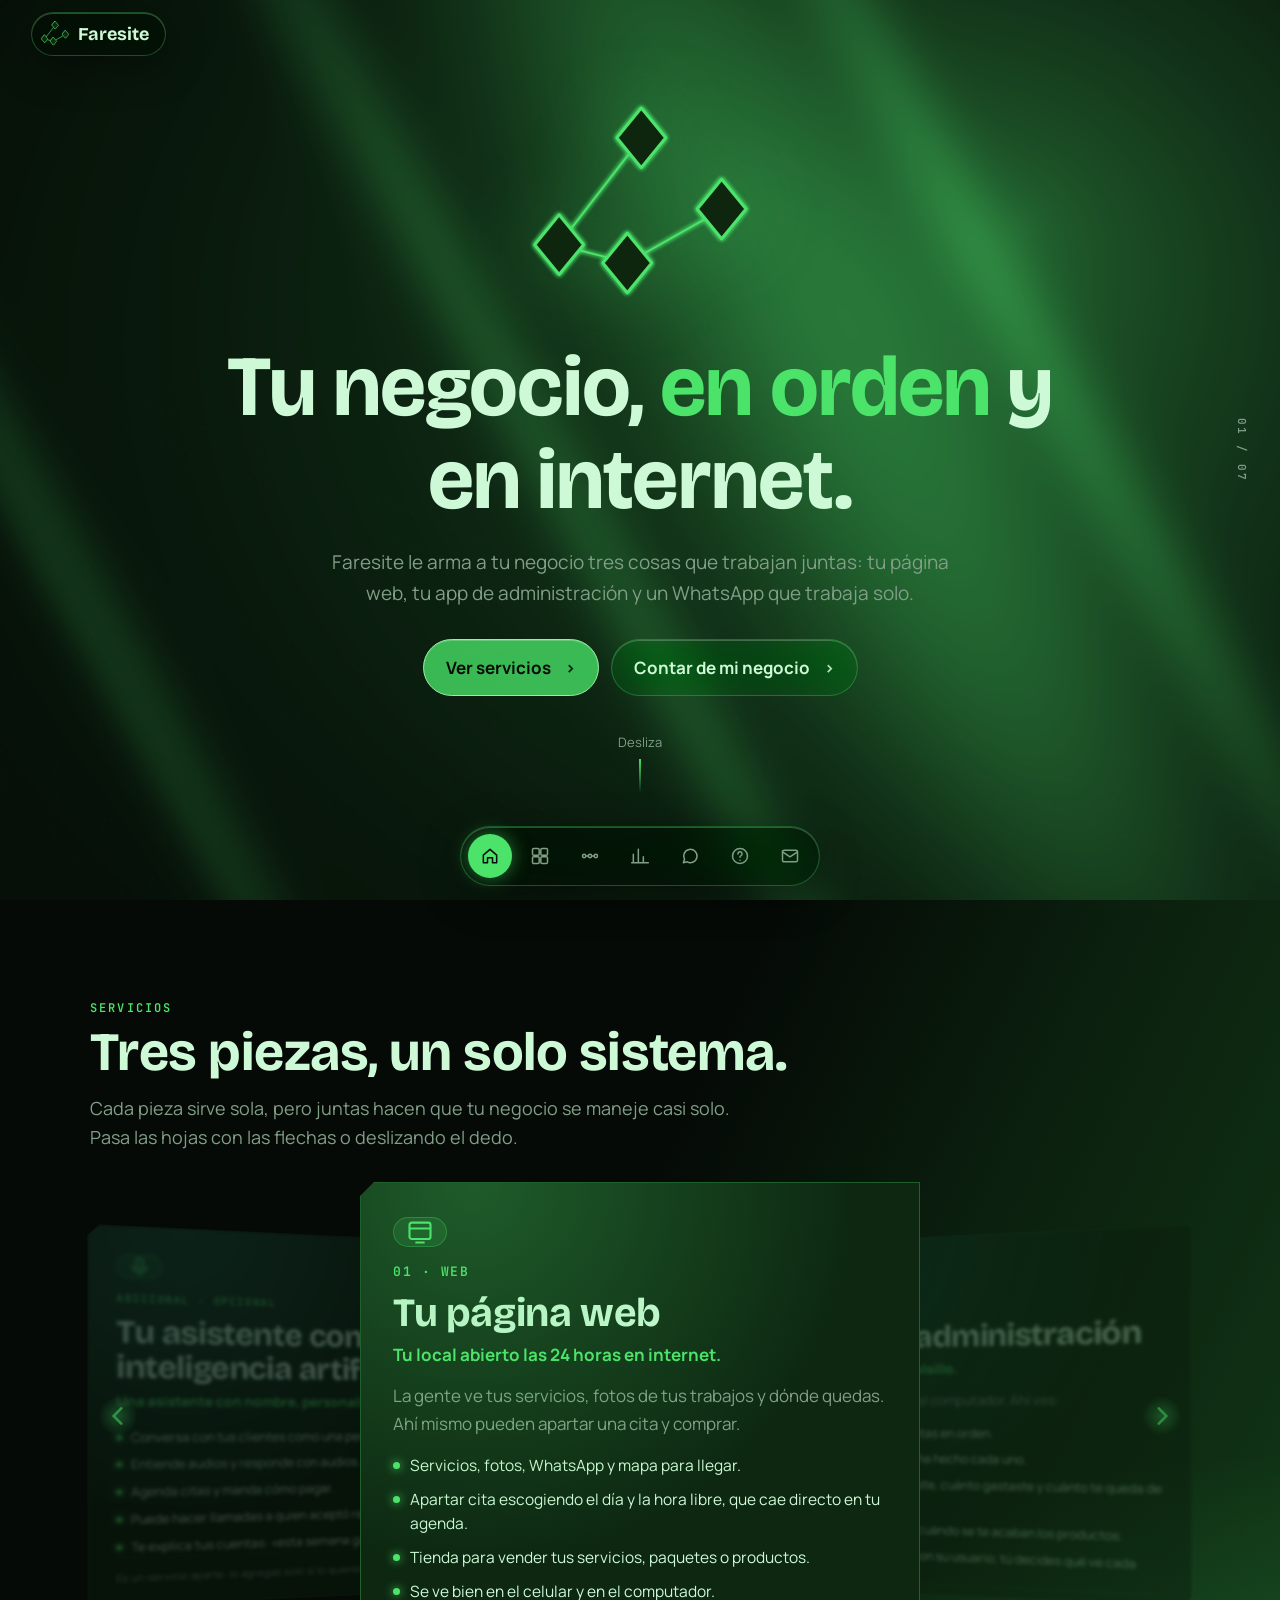
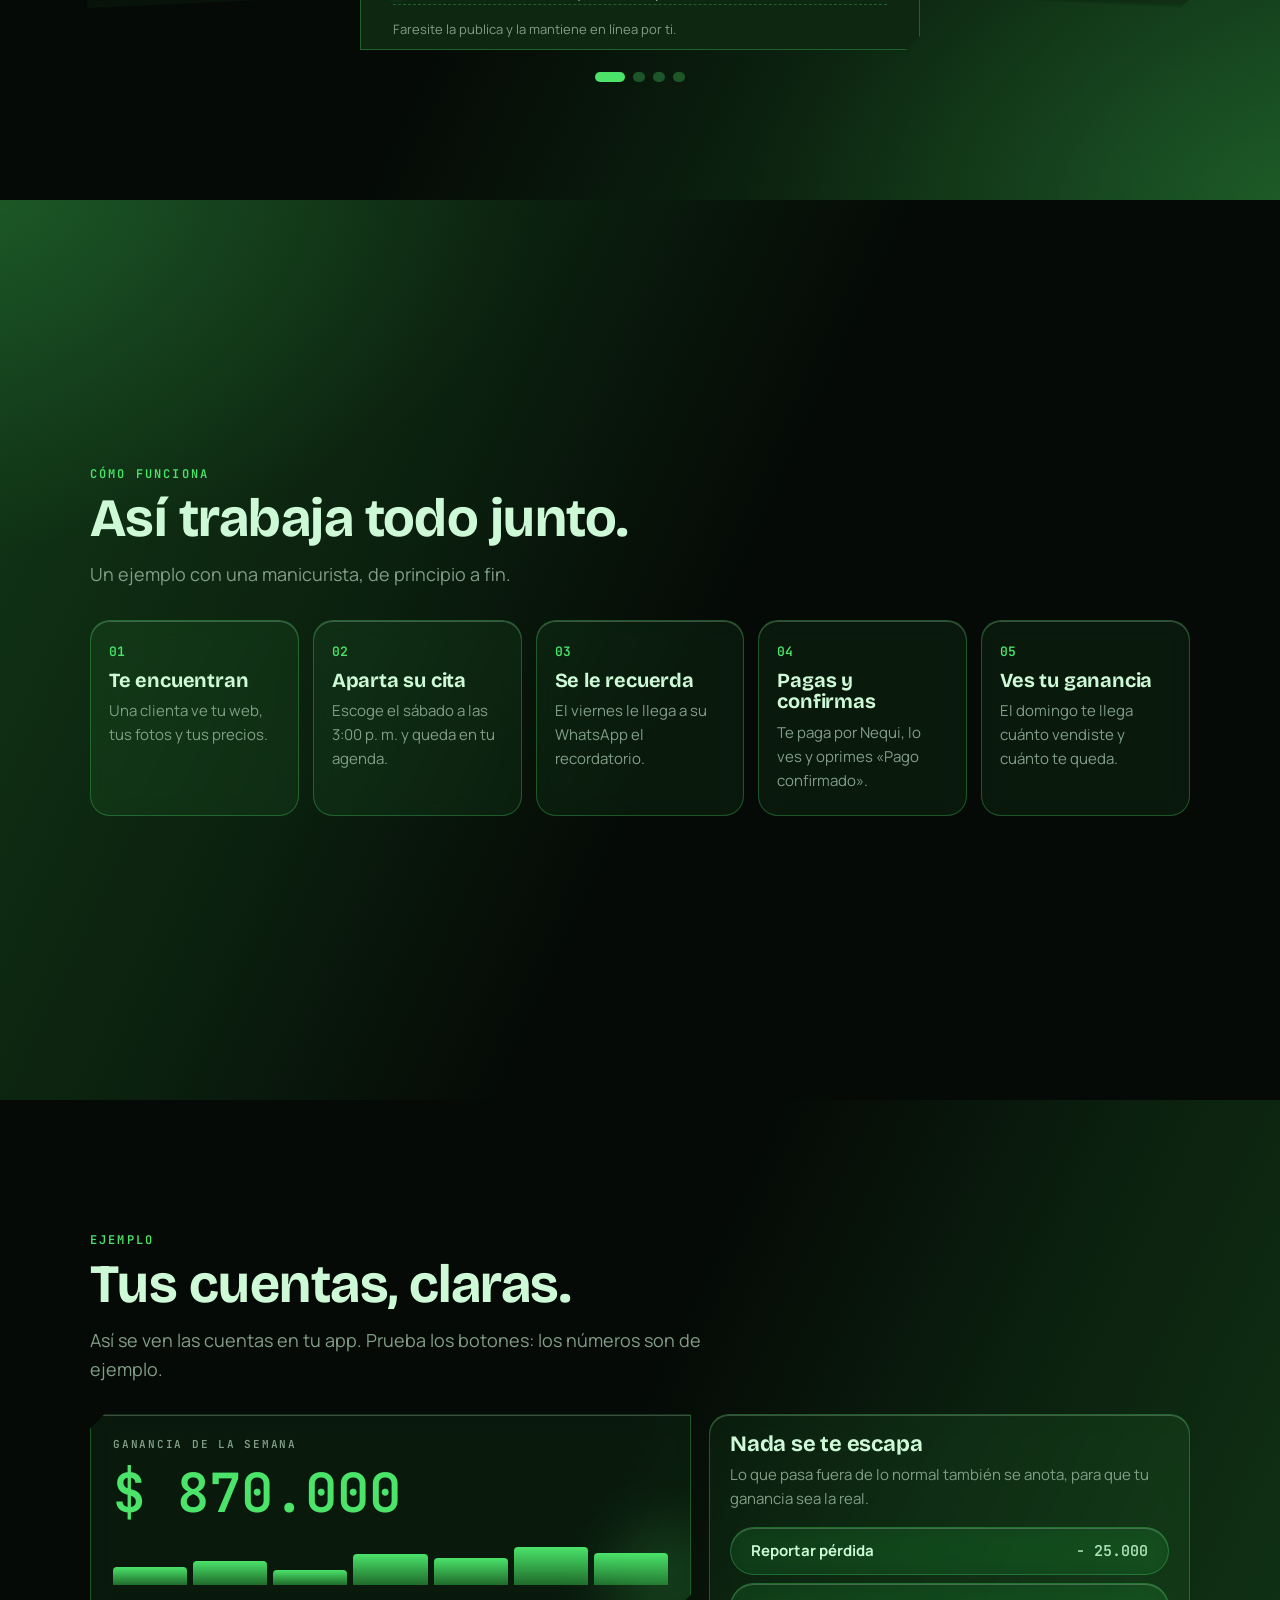
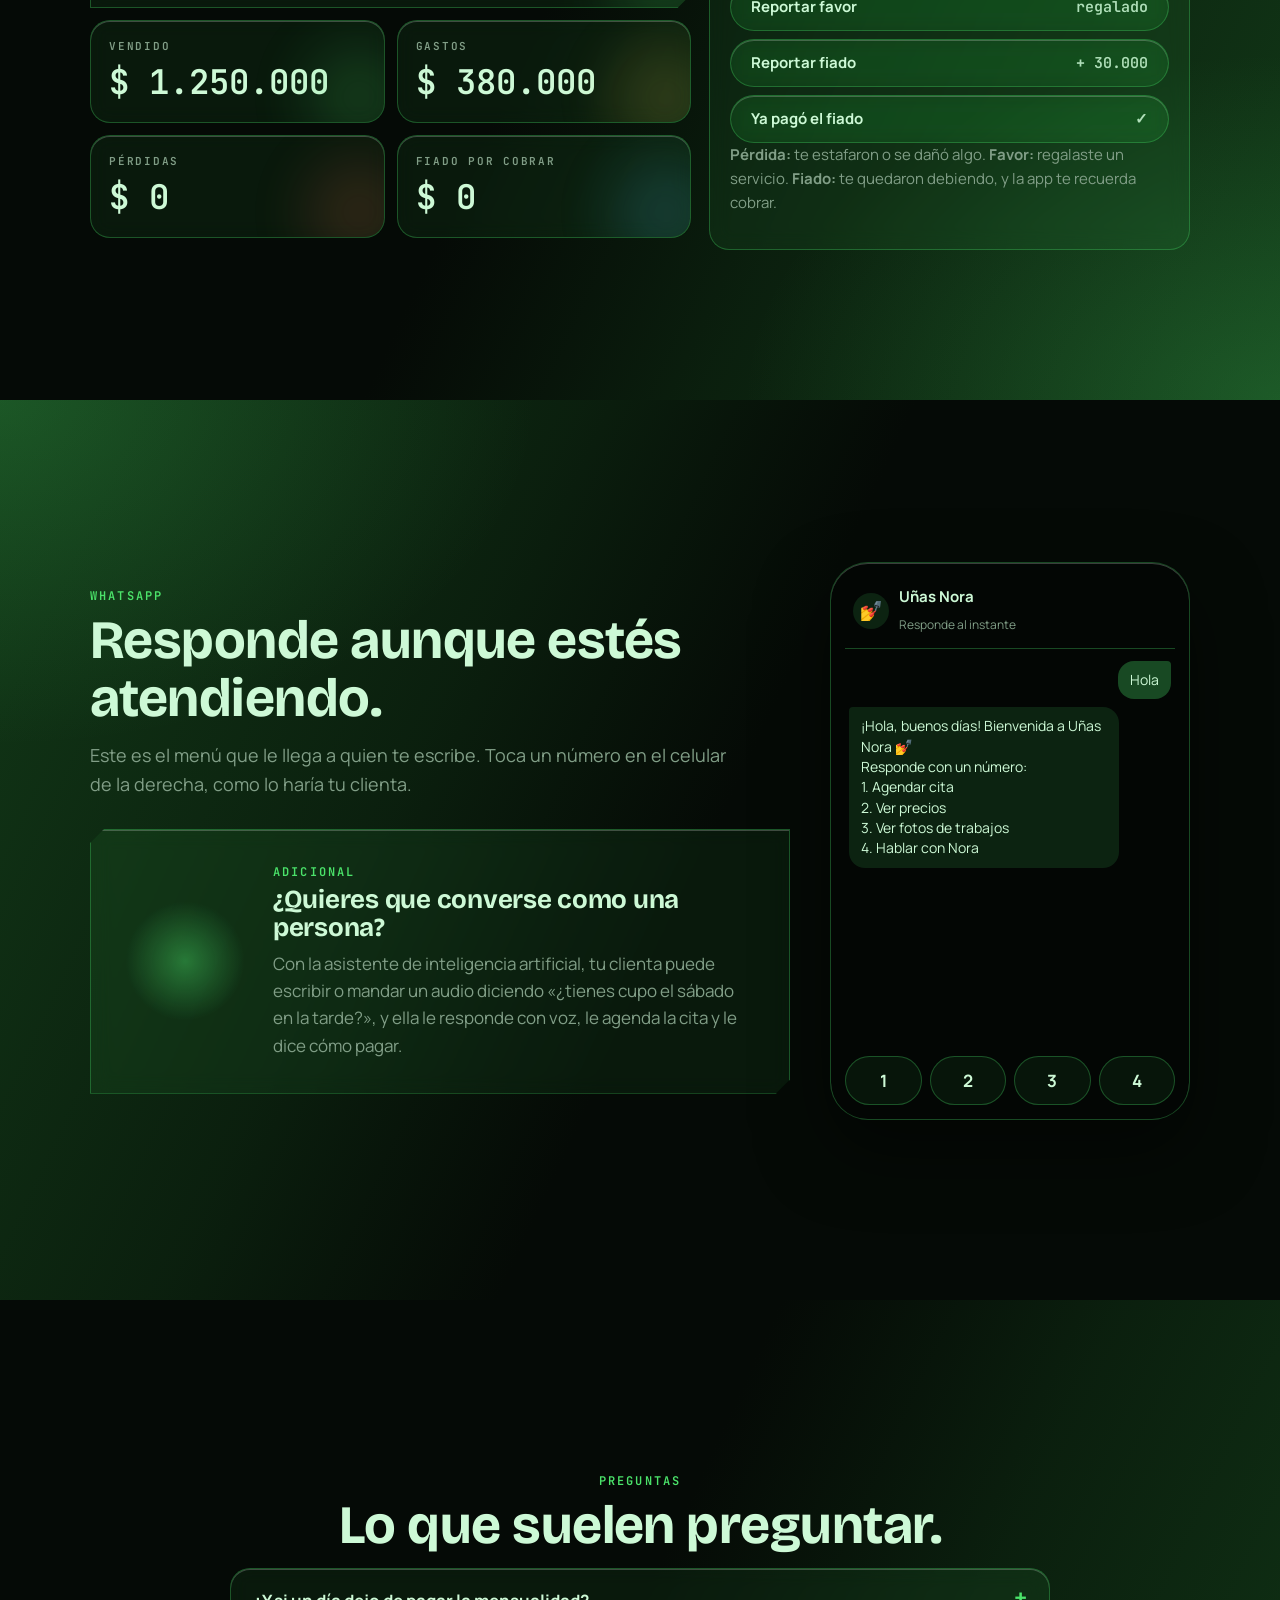
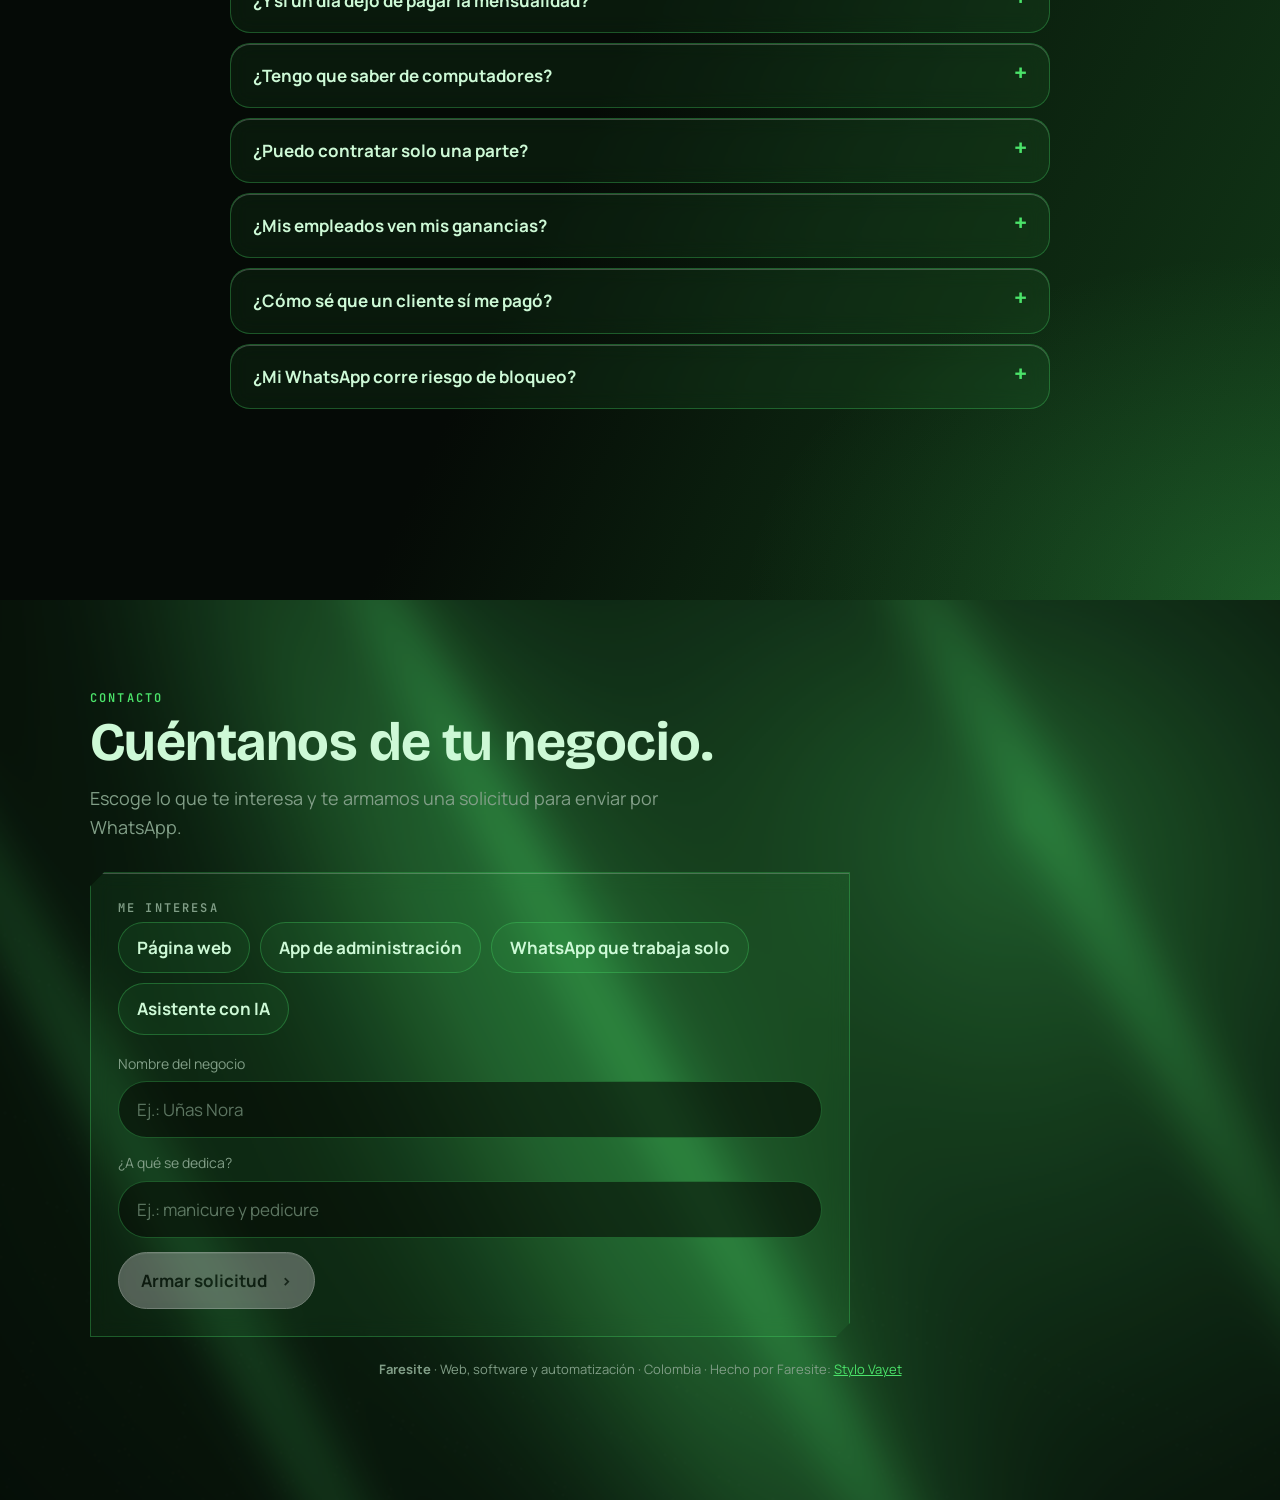
<file: faresite/index.html>
<!doctype html>
<html lang="es">
<head>
<meta charset="utf-8">
<meta name="viewport" content="width=device-width,initial-scale=1,viewport-fit=cover">
<title>Faresite · Web, app y WhatsApp para tu negocio</title>
<meta name="description" content="Faresite le arma a tu negocio una página web con citas y tienda, una app para llevar agenda, clientes, cuentas e inventario, y un WhatsApp que trabaja solo.">
<meta name="theme-color" content="#050a06">
<meta property="og:type" content="website">
<meta property="og:site_name" content="Faresite">
<meta property="og:title" content="Faresite · Tu negocio, en orden y en internet">
<meta property="og:description" content="Página web con citas y tienda, app para tu agenda, clientes y cuentas, y un WhatsApp que trabaja solo.">
<meta property="og:url" content="https://faresite.pages.dev/">
<meta property="og:image" content="https://faresite.pages.dev/og-image.jpg">
<meta property="og:image:width" content="1200">
<meta property="og:image:height" content="630">
<meta property="og:locale" content="es_CO">
<meta name="twitter:card" content="summary_large_image">
<link rel="manifest" href="manifest.webmanifest">
<link rel="icon" href="logo-faresite.svg" type="image/svg+xml">
<link rel="apple-touch-icon" href="icon-192.png">
<link rel="stylesheet" href="fonts/fonts.css">
<style>
:root{
  --amb:#050a06;--pri:#4be36a;--sec:#1f6b2a;
  --txt:color-mix(in srgb,var(--pri) 22%,#f2fff4);
  --suave:color-mix(in srgb,var(--txt) 62%,var(--amb));
  --vidrio:color-mix(in srgb,var(--pri) 7%,transparent);
  --vidrio2:color-mix(in srgb,var(--pri) 13%,transparent);
  --borde:color-mix(in srgb,var(--pri) 30%,transparent);
  --brillo:rgba(255,255,255,.22);
  --oscuro:color-mix(in srgb,var(--amb) 82%,transparent);
  --suave-curva:cubic-bezier(.2,.8,.2,1);--rebote:cubic-bezier(.3,1.6,.5,1);
  --c:14px;
  --recorte:polygon(var(--c) 0,100% 0,100% calc(100% - var(--c)),calc(100% - var(--c)) 100%,0 100%,0 var(--c));
  color-scheme:dark;
}
*{box-sizing:border-box}
html{scroll-behavior:smooth;-webkit-text-size-adjust:100%}
body{margin:0;background:var(--amb);color:var(--txt);font:400 17px/1.6 Manrope,system-ui,sans-serif;overflow-x:hidden;transition:background .8s var(--suave-curva),color .8s}
h1,h2,h3{font-family:'Bricolage Grotesque',system-ui,sans-serif;line-height:1.08;margin:0;letter-spacing:-.01em}
.mono{font-family:'JetBrains Mono',ui-monospace,monospace}
a{color:inherit}
button{font:inherit;color:inherit}
:focus-visible{outline:2px solid var(--pri);outline-offset:3px}

/* Fondo vivo: textura de rombos de ambiente que se desplaza lento */
.ambiente{position:fixed;inset:-20%;z-index:-1;pointer-events:none;opacity:.07;
  background-image:url("data:image/svg+xml,%3Csvg xmlns='http://www.w3.org/2000/svg' width='120' height='140'%3E%3Cpath d='M30 10l14 17-14 17-14-17zM90 80l10 12-10 12-10-12z' fill='none' stroke='%234be36a' stroke-width='1.5'/%3E%3C/svg%3E");
  animation:deriva 90s linear infinite}
@keyframes deriva{to{transform:translate(120px,140px)}}

/* Barra de vidrio líquido */
.barra{position:fixed;top:12px;left:50%;transform:translateX(-50%);z-index:50;width:min(1100px,calc(100% - 24px));
  display:flex;align-items:center;gap:10px;padding:8px 10px 8px 14px;border-radius:999px;
  background:color-mix(in srgb,var(--amb) 45%,transparent);border:1px solid var(--borde);
  backdrop-filter:blur(14px) saturate(1.8);-webkit-backdrop-filter:blur(14px) saturate(1.8);
  box-shadow:inset 0 1px 0 var(--brillo),0 10px 40px rgba(0,0,0,.35)}
.marca{display:flex;align-items:center;gap:8px;text-decoration:none;font:700 18px 'Bricolage Grotesque',sans-serif}
.marca img{width:30px;height:30px}
.beta{font:600 10px 'JetBrains Mono',monospace;letter-spacing:.12em;padding:3px 8px;border-radius:999px;background:var(--pri);color:var(--amb)}
.enlaces{display:flex;gap:2px;margin-left:auto}
.enlaces a{text-decoration:none;padding:8px 12px;border-radius:999px;font-size:14px;color:var(--suave);transition:transform .35s var(--rebote),background .3s,color .3s}
.enlaces a:hover{background:var(--vidrio2);color:var(--txt);transform:scale(1.08)}
.enlaces a:hover+a{transform:scale(1.03)}
.redondo{width:40px;height:40px;flex:none;border-radius:50%;display:grid;place-items:center;cursor:pointer;
  background:var(--vidrio);border:1px solid var(--borde);box-shadow:inset 0 1px 0 var(--brillo);transition:transform .35s var(--rebote)}
.redondo:active{transform:scale(.92)}
.redondo svg{width:18px;height:18px}
@media (max-width:760px){.enlaces{display:none}.barra .redondo{margin-left:auto}}

/* Botones píldora de vidrio */
.pildora{position:relative;display:inline-flex;align-items:center;justify-content:space-between;gap:14px;cursor:pointer;
  padding:14px 22px;border-radius:999px;text-decoration:none;font-weight:600;overflow:hidden;
  border:1px solid var(--borde);background:var(--vidrio);color:var(--txt);
  backdrop-filter:blur(10px) saturate(1.6);-webkit-backdrop-filter:blur(10px) saturate(1.6);
  box-shadow:inset 0 1px 0 var(--brillo),0 0 0 0 color-mix(in srgb,var(--pri) 40%,transparent);
  transition:transform .4s var(--rebote),box-shadow .4s}
.pildora:hover{transform:translateY(-2px) scale(1.03)}
.pildora:active{transform:scale(.96)}
.pildora .flecha{opacity:.85}
.pildora.principal{background:color-mix(in srgb,var(--pri) 78%,transparent);color:var(--amb);border-color:color-mix(in srgb,var(--pri) 60%,#fff);animation:aura 3.2s ease-in-out infinite}
.pildora.principal::after{content:"";position:absolute;inset:0;background:linear-gradient(110deg,transparent 35%,rgba(255,255,255,.55) 50%,transparent 65%);transform:translateX(-120%);animation:destello 4.5s var(--suave-curva) infinite}
@keyframes destello{0%,62%{transform:translateX(-120%)}100%{transform:translateX(120%)}}
@keyframes aura{50%{box-shadow:inset 0 1px 0 var(--brillo),0 0 34px 2px color-mix(in srgb,var(--pri) 45%,transparent)}}
.pildora[disabled]{filter:grayscale(1);opacity:.5;animation:none;cursor:not-allowed}
.pildora[disabled]::after{display:none}

/* Secciones */
section{position:relative;padding:110px 16px;overflow:hidden}
.ancho{max-width:1100px;margin:0 auto;position:relative}
.eti{font:600 12px 'JetBrains Mono',monospace;letter-spacing:.18em;text-transform:uppercase;color:var(--pri)}
h2{font-size:clamp(32px,5.4vw,58px);margin:12px 0 18px}
.intro{max-width:640px;color:var(--suave);font-size:18px;margin:0 0 40px}

/* Portada */
.portada{min-height:100svh;display:grid;place-items:center;padding-top:120px;text-align:center}
.portada .logo-gran{width:min(260px,58vw);margin:0 auto 18px;display:block;animation:sway 8s ease-in-out infinite;filter:drop-shadow(0 0 40px color-mix(in srgb,var(--pri) 35%,transparent))}
@keyframes sway{0%,100%{transform:perspective(700px) rotateY(-10deg) rotateX(4deg)}50%{transform:perspective(700px) rotateY(10deg) rotateX(-4deg)}}
.portada h1{font-size:clamp(42px,8.4vw,96px);max-width:900px;margin:0 auto}
.portada h1 em{font-style:normal;color:var(--pri)}
.portada p{max-width:620px;margin:22px auto 34px;color:var(--suave);font-size:19px}
.acciones{display:flex;gap:12px;justify-content:center;flex-wrap:wrap}
.bajar{margin-top:56px;color:var(--suave);font-size:13px;display:flex;flex-direction:column;align-items:center;gap:6px}
.bajar span{width:2px;height:34px;background:linear-gradient(var(--pri),transparent);animation:baja 2s ease-in-out infinite}
@keyframes baja{0%{transform:scaleY(0);transform-origin:top}50%{transform:scaleY(1);transform-origin:top}51%{transform-origin:bottom}100%{transform:scaleY(0);transform-origin:bottom}}

/* Bloques de vidrio */
.vidrio{position:relative;background:var(--vidrio);border:1px solid var(--borde);border-radius:20px;
  backdrop-filter:blur(10px);-webkit-backdrop-filter:blur(10px);box-shadow:inset 0 1px 0 var(--brillo)}
.recortado{border-radius:0;clip-path:var(--recorte)}

/* Carrusel de servicios */
.carrusel{position:relative;height:560px;perspective:1400px;touch-action:pan-y}
.hoja{position:absolute;left:50%;top:0;width:min(560px,calc(100vw - 72px));height:100%;padding:34px 32px 30px;margin-left:calc(min(560px,calc(100vw - 72px))/-2);
  display:flex;flex-direction:column;background:color-mix(in srgb,var(--amb) 70%,var(--sec) 30%);
  border:1px solid var(--borde);clip-path:var(--recorte);cursor:pointer;
  transition:transform .9s cubic-bezier(.65,0,.35,1),opacity .9s,filter .9s;will-change:transform}
.hoja::before{content:"";position:absolute;inset:0;pointer-events:none;background:radial-gradient(circle at 20% 0%,color-mix(in srgb,var(--aura,var(--pri)) 28%,transparent),transparent 60%)}
.hoja.frente{cursor:default;box-shadow:0 30px 80px rgba(0,0,0,.5)}
.hoja .num{font:600 13px 'JetBrains Mono',monospace;color:var(--pri);letter-spacing:.12em}
.hoja h3{font-size:clamp(28px,4vw,40px);margin:12px 0 6px}
.hoja .lema{color:var(--pri);font-weight:600;margin:0 0 14px}
.hoja p{margin:0 0 12px;color:var(--suave)}
.hoja ul{margin:4px 0 0;padding:0;list-style:none;display:grid;gap:9px}
.hoja li{display:flex;gap:10px;align-items:flex-start;font-size:15.5px}
.hoja li::before{content:"";flex:none;width:7px;height:7px;margin-top:9px;border-radius:50%;background:var(--pri);box-shadow:0 0 10px var(--pri)}
.hoja .icono{width:54px;height:54px;border-radius:16px;display:grid;place-items:center;background:var(--vidrio2);border:1px solid var(--borde);margin-bottom:16px}
.hoja .icono svg{width:28px;height:28px;stroke:var(--pri)}
.hoja .extra{margin-top:auto;padding-top:14px;font-size:13px;color:var(--suave);border-top:1px dashed var(--borde)}
.flechas{position:absolute;top:50%;left:0;right:0;display:flex;justify-content:space-between;pointer-events:none;transform:translateY(-50%);z-index:5}
.flecha-c{pointer-events:auto;width:56px;height:56px;border:0;background:none;cursor:pointer;display:grid;place-items:center;position:relative}
.flecha-c::before{content:"";position:absolute;inset:8px;border-radius:50%;background:radial-gradient(color-mix(in srgb,var(--pri) 45%,transparent),transparent 70%);animation:late 2.4s ease-in-out infinite}
.flecha-c svg{position:relative;width:26px;height:26px;stroke:var(--pri);transition:transform .35s var(--rebote)}
.flecha-c:hover svg{transform:scale(1.25)}
@keyframes late{50%{transform:scale(1.35);opacity:.55}}
.puntos{display:flex;justify-content:center;gap:8px;margin-top:22px}
.puntos button{width:10px;height:10px;border-radius:999px;border:0;background:var(--borde);cursor:pointer;transition:width .5s var(--suave-curva),background .5s}
.puntos button.on{width:30px;background:var(--pri)}
@media (max-width:760px){.carrusel{height:620px}.hoja{padding:28px 22px 24px}.flechas{display:none}}

/* Flujo */
.flujo{display:grid;grid-template-columns:repeat(5,1fr);gap:14px;counter-reset:paso}
.paso{padding:22px 18px;counter-increment:paso;transition:transform .4s var(--rebote)}
.paso:hover{transform:translateY(-6px)}
.paso::before{content:"0" counter(paso);display:block;font:600 13px 'JetBrains Mono',monospace;color:var(--pri);margin-bottom:10px}
.paso h3{font-size:20px;margin-bottom:8px}
.paso p{margin:0;font-size:15px;color:var(--suave)}
@media (max-width:900px){.flujo{grid-template-columns:1fr 1fr}}
@media (max-width:520px){.flujo{grid-template-columns:1fr}}

/* Tablero de ejemplo */
.demo{display:grid;grid-template-columns:1.25fr 1fr;gap:18px;align-items:start}
@media (max-width:900px){.demo{grid-template-columns:1fr}}
.tablero{display:grid;grid-template-columns:1fr 1fr;gap:12px}
.cifra{padding:18px;overflow:hidden}
.cifra.gran{grid-column:1/-1;border-radius:0;clip-path:var(--recorte);padding:22px}
.cifra .k{font:600 11px 'JetBrains Mono',monospace;letter-spacing:.16em;text-transform:uppercase;color:var(--suave)}
.cifra .v{font:600 clamp(24px,3.6vw,34px) 'JetBrains Mono',monospace;margin-top:6px;white-space:nowrap}
.cifra.gran .v{font-size:clamp(34px,6vw,54px);color:var(--pri)}
.cifra::after{content:"";position:absolute;right:-30px;bottom:-30px;width:110px;height:110px;border-radius:50%;background:var(--a,var(--pri));opacity:.16;filter:blur(30px)}
.barras{display:flex;align-items:flex-end;gap:6px;height:54px;margin-top:12px}
.barras i{flex:1;background:linear-gradient(var(--pri),var(--sec));border-radius:4px 4px 0 0;transition:height .9s var(--suave-curva)}
/* Tablero vivo (también en el celular, donde no hay cursor) */
.barras i{transform-origin:bottom;animation:respira 3.4s ease-in-out infinite;animation-delay:calc(var(--n,0)*.22s)}
@keyframes respira{50%{transform:scaleY(.8)}}
.cifra.gran::before{content:"";position:absolute;inset:0;pointer-events:none;background:linear-gradient(110deg,transparent 35%,rgba(255,255,255,.13) 50%,transparent 65%);transform:translateX(-120%);animation:destello 5.5s var(--suave-curva) infinite}
.cifra::after{animation:orbe 7s ease-in-out infinite alternate}
@keyframes orbe{to{transform:translate(-50px,-26px) scale(1.35)}}
.cifra{transition:transform .35s var(--rebote)}
.cifra:active{transform:scale(.96)}
.cifra.late{animation:late-cifra .6s var(--rebote)}
@keyframes late-cifra{40%{transform:scale(1.04);box-shadow:0 0 30px color-mix(in srgb,var(--a,var(--pri)) 40%,transparent)}}
.panel{padding:22px}
.panel h3{font-size:22px;margin-bottom:6px}
.panel p{color:var(--suave);font-size:15px;margin:0 0 16px}
.reportes{display:grid;gap:10px}
.reportes .pildora{width:100%;font-size:15px}
.nota{font-size:13px;color:var(--suave);margin-top:14px}

/* WhatsApp de ejemplo */
.wa{display:grid;grid-template-columns:1fr 360px;gap:40px;align-items:center}
@media (max-width:900px){.wa{grid-template-columns:1fr}}
.cel{width:100%;max-width:360px;margin:0 auto;height:560px;border-radius:38px;padding:14px;background:color-mix(in srgb,var(--amb) 60%,#000);border:1px solid var(--borde);box-shadow:inset 0 1px 0 var(--brillo),0 30px 70px rgba(0,0,0,.5);display:flex;flex-direction:column}
.cel .cab{display:flex;align-items:center;gap:10px;padding:8px 8px 12px;border-bottom:1px solid var(--borde)}
.cel .cab b{display:block;font-size:15px}.cel .cab small{color:var(--suave);font-size:12px}
.cel .ava{width:36px;height:36px;border-radius:50%;background:var(--vidrio2);display:grid;place-items:center;font-size:18px}
.chat{flex:1;overflow:auto;padding:12px 4px;display:flex;flex-direction:column;gap:8px;scrollbar-width:none}
.globo{max-width:84%;padding:9px 12px;border-radius:16px;font-size:14px;line-height:1.45;white-space:pre-line;animation:entra .5s var(--rebote)}
.globo.ella{align-self:flex-start;background:var(--vidrio2);border-top-left-radius:4px}
.globo.yo{align-self:flex-end;background:color-mix(in srgb,var(--pri) 30%,transparent);border-top-right-radius:4px}
@keyframes entra{from{opacity:0;transform:translateY(10px) scale(.95)}}
.teclas{display:grid;grid-template-columns:repeat(4,1fr);gap:8px;padding-top:10px}
.teclas button{padding:10px 0;border-radius:999px;border:1px solid var(--borde);background:var(--vidrio);cursor:pointer;font-weight:700;transition:transform .3s var(--rebote)}
.teclas button:active{transform:scale(.9)}

/* Adicional IA */
.ia{padding:34px;display:grid;grid-template-columns:auto 1fr;gap:28px;align-items:center}
.ia .onda{width:120px;height:120px;border-radius:50%;display:grid;place-items:center;background:radial-gradient(color-mix(in srgb,var(--pri) 40%,transparent),transparent 70%);animation:late 3s ease-in-out infinite}
.ia .onda span{display:flex;gap:4px;align-items:center;height:40px}
.ia .onda i{width:5px;border-radius:3px;background:var(--pri);animation:voz 1.1s ease-in-out infinite}
.ia .onda i:nth-child(2){animation-delay:.15s}.ia .onda i:nth-child(3){animation-delay:.3s}.ia .onda i:nth-child(4){animation-delay:.45s}.ia .onda i:nth-child(5){animation-delay:.6s}
@keyframes voz{0%,100%{height:8px}50%{height:38px}}
@media (max-width:640px){.ia{grid-template-columns:1fr;text-align:center}.ia .onda{margin:0 auto}}

/* Preguntas */
.preguntas{display:grid;gap:10px;max-width:820px;margin:0 auto}
#preguntas .ancho>.eti,#preguntas h2{text-align:center}
.preguntas details p{animation:abre .5s var(--suave-curva)}
.preguntas summary{padding:clamp(12px,2dvh,18px) 0}
@media (max-width:760px){.preguntas summary{font-size:15px}.preguntas details{padding:0 16px}.preguntas p{font-size:14.5px}}
.preguntas details[open]{box-shadow:0 0 0 1px var(--pri),0 0 28px color-mix(in srgb,var(--pri) 25%,transparent)}
@keyframes abre{from{opacity:0;transform:translateY(-6px)}}
.preguntas details{padding:0 22px;transition:background .3s}
.preguntas details[open]{background:var(--vidrio2)}
.preguntas summary{cursor:pointer;list-style:none;padding:18px 0;font-weight:700;display:flex;justify-content:space-between;gap:12px}
.preguntas summary::-webkit-details-marker{display:none}
.preguntas summary::after{content:"+";color:var(--pri);font:600 22px/1 'JetBrains Mono',monospace;transition:transform .4s var(--rebote)}
.preguntas details[open] summary::after{transform:rotate(45deg)}
.preguntas p{margin:0 0 18px;color:var(--suave)}

/* Contacto */
.contacto{max-width:760px;padding:30px}
.chips{display:flex;flex-wrap:wrap;gap:10px;margin:8px 0 20px}
.chip{padding:11px 18px;border-radius:999px;border:1px solid var(--borde);background:var(--vidrio);cursor:pointer;font-weight:600;transition:transform .35s var(--rebote),background .3s,color .3s}
.chip[aria-pressed="true"]{background:var(--pri);color:var(--amb);box-shadow:0 0 22px color-mix(in srgb,var(--pri) 45%,transparent)}
.chip:active{transform:scale(.94)}
.campo{display:block;margin-bottom:14px}
.campo span{display:block;font-size:14px;color:var(--suave);margin-bottom:6px}
.campo input{width:100%;padding:14px 18px;border-radius:999px;border:1px solid var(--borde);background:color-mix(in srgb,var(--amb) 60%,transparent);color:var(--txt);font:inherit}
.campo input::placeholder{color:var(--suave);opacity:.7}

/* Ventana Fare + recibo de impresora */
.velo{position:fixed;inset:0;z-index:80;display:grid;place-items:center;padding:16px;background:color-mix(in srgb,#000 72%,transparent);backdrop-filter:blur(10px);-webkit-backdrop-filter:blur(10px);opacity:0;pointer-events:none;transition:opacity .5s}
.velo.on{opacity:1;pointer-events:auto}
.velo::before{content:"";position:absolute;width:min(46vmin,360px);aspect-ratio:1;background:url(logo-simple.svg) center/contain no-repeat;opacity:.08;animation:sway 10s ease-in-out infinite}
.ventana{position:relative;width:min(460px,100%);max-height:calc(100svh - 32px);padding:30px 26px 24px;clip-path:var(--recorte);
  background:color-mix(in srgb,var(--amb) 80%,transparent);border:1px solid var(--borde);
  backdrop-filter:blur(18px) saturate(1.6);-webkit-backdrop-filter:blur(18px) saturate(1.6);box-shadow:inset 0 1px 0 var(--brillo);
  transform:scale(.85);transition:transform .6s var(--rebote)}
.velo.on .ventana{transform:none}
.ventana h3{font-size:24px;margin:0 30px 8px 0}
.ventana p{color:var(--suave);margin:0 0 16px;font-size:15px}
.cerrar{position:absolute;top:12px;right:12px;width:36px;height:36px}
.ranura{height:10px;border-radius:999px;background:#000;box-shadow:inset 0 2px 6px rgba(0,0,0,.9),0 1px 0 var(--brillo);margin:4px 6px 0}
.papel{overflow:hidden;height:0;transition:height 2.6s linear}
.recibo{margin:0 14px;padding:18px 16px 14px;font:13px/1.65 'JetBrains Mono',monospace;color:var(--txt);clip-path:var(--recorte);
  background:linear-gradient(160deg,var(--vidrio2),color-mix(in srgb,var(--pri) 4%,transparent));border:1px solid var(--borde);border-top:0}
.recibo .lin{border-top:1px dashed var(--borde);margin:8px 0}
.recibo .fila{display:flex;justify-content:space-between;gap:10px}
.codigo{height:34px;margin-top:10px;background:repeating-linear-gradient(90deg,var(--pri) 0 2px,transparent 2px 4px,var(--pri) 4px 5px,transparent 5px 8px,var(--pri) 8px 11px,transparent 11px 13px)}
.ventana .acciones{margin-top:18px}
.ok{display:flex;align-items:center;gap:10px;font-weight:700;color:var(--pri);font-size:18px}

/* Paletas */

footer{padding:50px 16px 60px;text-align:center;color:var(--suave);font-size:14px;border-top:1px solid var(--borde)}
footer img{width:42px;opacity:.8}
footer a{color:var(--pri)}

/* Aparecer al bajar */
.sube{opacity:0;transform:translateY(30px);transition:opacity 1s var(--suave-curva),transform 1s var(--suave-curva)}
.sube.visto{opacity:1;transform:none}
.atenuar>*:not(.velo){transition:filter .5s}
body.ventana-abierta>*:not(.velo){filter:blur(4px)}

@media (prefers-reduced-motion:reduce){
  *,*::before,*::after{animation:none!important;transition-duration:.2s!important}
  .sube{opacity:1;transform:none}
}

/* ===== Diapositivas (como la web de Stylo Vayet) ===== */
html{scroll-snap-type:y mandatory;scroll-behavior:auto}
section.diapo{min-height:100vh;min-height:100dvh;padding:clamp(64px,9dvh,92px) 16px clamp(80px,11dvh,104px);scroll-snap-align:start;scroll-snap-stop:always;display:flex;align-items:center}
section.diapo>.ancho,section.diapo>div{width:100%}
section.diapo:nth-of-type(even){background:radial-gradient(ellipse 60% 55% at 100% 100%,color-mix(in srgb,var(--pri) 20%,transparent),transparent 70%),linear-gradient(115deg,var(--amb) 0%,var(--amb) 46%,color-mix(in srgb,var(--sec) 22%,var(--amb)) 66%,color-mix(in srgb,var(--sec) 48%,var(--amb)) 100%)}
section.diapo:nth-of-type(odd):not([data-fm-luz]){background:radial-gradient(ellipse 60% 55% at 0% 0%,color-mix(in srgb,var(--pri) 18%,transparent),transparent 70%),linear-gradient(295deg,var(--amb) 0%,var(--amb) 46%,color-mix(in srgb,var(--sec) 22%,var(--amb)) 66%,color-mix(in srgb,var(--sec) 48%,var(--amb)) 100%)}
section.diapo h2{font-size:clamp(30px,min(5vw,6.4dvh),54px);margin:8px 0 12px}
section.diapo .intro{margin-bottom:clamp(14px,3.4dvh,36px);font-size:clamp(15px,2.1dvh,18px)}
.portada .logo-gran{width:min(240px,52vw,26dvh)}
.portada h1{font-size:clamp(40px,min(8vw,9.5dvh),96px)}
.portada p{margin:clamp(12px,2.4dvh,22px) auto clamp(18px,3.4dvh,34px)}
.bajar{margin-top:clamp(18px,4dvh,48px)}
.carrusel{height:clamp(360px,52dvh,560px)}
@media (max-height:840px){.hoja{padding:24px 26px 22px}.hoja .icono{display:none}.hoja .extra{display:none}.hoja li{font-size:15px}.hoja h3{margin-top:6px}}
@media (max-height:700px){.hoja p:not(.lema){display:none}}
.cel{height:clamp(420px,62dvh,560px)}
.cifra.gran .v{font-size:clamp(30px,min(5vw,6dvh),54px)}
.barras{height:clamp(30px,5dvh,54px)}
.panel{padding:18px 20px}.reportes{gap:8px}.reportes .pildora{padding:11px 20px}
.contacto{padding:clamp(20px,3dvh,30px)}.contacto .chips{margin:6px 0 clamp(10px,2dvh,20px)}.contacto .campo{margin-bottom:clamp(8px,1.6dvh,14px)}
.pie{margin-top:clamp(12px,2.4dvh,30px);text-align:center;color:var(--suave);font-size:13px}
.pie a{color:var(--pri)}
/* Barra de abajo (dock) de vidrio */
.dock{position:fixed;left:50%;bottom:14px;transform:translateX(-50%);z-index:50;display:flex;gap:6px;padding:7px;border-radius:999px;
  background:color-mix(in srgb,var(--amb) 45%,transparent);border:1px solid var(--borde);backdrop-filter:blur(14px) saturate(1.8);-webkit-backdrop-filter:blur(14px) saturate(1.8);box-shadow:inset 0 1px 0 var(--brillo),0 10px 40px rgba(0,0,0,.4)}
.dock a{width:44px;height:44px;border-radius:50%;display:grid;place-items:center;color:var(--suave);transition:transform .35s var(--rebote),background .4s,color .4s;position:relative}
.dock a svg{width:20px;height:20px;fill:none;stroke:currentColor;stroke-width:1.8;stroke-linecap:round;stroke-linejoin:round}
.dock a:hover{transform:scale(1.15);color:var(--txt)}
.dock a:hover+a,.dock a:has(+a:hover){transform:scale(1.06)}
.dock a.activa{background:var(--pri);color:var(--amb);box-shadow:0 0 18px color-mix(in srgb,var(--pri) 50%,transparent)}
.dock .tip{position:absolute;bottom:calc(100% + 10px);left:50%;transform:translateX(-50%) translateY(4px);white-space:nowrap;font-size:12px;padding:4px 10px;border-radius:999px;background:color-mix(in srgb,var(--amb) 80%,transparent);border:1px solid var(--borde);color:var(--txt);opacity:0;pointer-events:none;transition:opacity .25s,transform .25s}
.dock a:hover .tip{opacity:1;transform:translateX(-50%)}
@media (hover:none){.dock .tip{display:none}}
@media (max-width:420px){.dock{gap:2px;padding:6px}.dock a{width:40px;height:40px}}
.contador{position:fixed;z-index:30;right:clamp(16px,2.4vw,32px);top:50%;transform:translateY(-50%);writing-mode:vertical-rl;font:600 11px 'JetBrains Mono',monospace;letter-spacing:.2em;color:var(--suave)}
@media (max-width:760px){
  .contador{display:none}
  section.diapo{align-items:flex-start}
  #servicios .intro{display:none}
  .carrusel{height:clamp(420px,calc(100dvh - 300px),600px)}
  .flujo{display:flex;overflow-x:auto;scroll-snap-type:x mandatory;gap:12px;margin-inline:-16px;padding:0 16px 6px;scrollbar-width:none}
  .flujo::-webkit-scrollbar{display:none}
  .paso{flex:0 0 78%;scroll-snap-align:center}
  .tablero{grid-template-columns:1fr 1fr}
  .cifra{padding:12px 14px}.cifra .v{font-size:20px}
  .demo .nota{display:none}
  #whatsapp .ia{display:none}
  .cel{height:clamp(400px,calc(100dvh - 330px),560px)}
}
@media (max-height:860px){.bajar{display:none}#contacto .intro{margin-bottom:12px}}
@media (max-height:800px){#contacto .intro{display:none}}
@media (max-width:760px){
  section.diapo{padding:72px 16px 82px}
  section.diapo h2{font-size:clamp(26px,7.4vw,34px);margin:6px 0 10px}
  #como,#inicio{align-items:center}#como .intro{display:block}
  .paso{padding:26px 22px}.paso h3{font-size:24px}.paso p{font-size:16px}
  #ejemplo .intro,#whatsapp .intro,#contacto .intro{display:none}
  .portada .logo-gran{width:min(150px,18dvh)}
  .portada h1{font-size:clamp(34px,10vw,44px)}
  .portada p{font-size:16px;margin:12px auto 18px}
  .acciones .pildora{padding:12px 18px;font-size:15px}
  .carrusel{height:clamp(400px,calc(100dvh - 300px),600px)}
  .hoja{padding:22px 20px 20px}.hoja .icono,.hoja .extra{display:none}.hoja h3{font-size:26px;margin-top:6px}.hoja li{font-size:14.5px}.hoja ul{gap:7px}
  .cifra.gran{padding:16px}.cifra.gran .v{font-size:30px}.barras{height:28px;margin-top:8px}
  .panel{padding:14px}.panel h3,.panel>p{display:none}
  .reportes{grid-template-columns:1fr 1fr}.reportes .pildora{padding:10px 12px;font-size:13px;justify-content:center}.reportes .pildora .flecha{display:none}
  .cel{height:calc(100dvh - 292px)}
  .contacto{padding:20px}.chips{gap:8px;margin:6px 0 14px}.chip{padding:9px 14px;font-size:14px}.campo input{padding:12px 16px}
  .pie{font-size:12px}
}
.barra{left:clamp(16px,2.4vw,32px);transform:none;width:auto;padding:6px 16px 6px 8px}
@media (prefers-reduced-motion:reduce){html{scroll-snap-type:y proximity}}
</style>
</head>
<body>

<header class="barra">
  <a class="marca" href="#inicio"><img src="logo-faresite.svg" alt="">Faresite</a>
</header>

<main>
<section class="diapo portada" id="inicio" data-fm-luz="#4be36a,#cfe9d4">
  <div>
    <img class="logo-gran" src="logo-simple.svg" alt="Logo de Faresite">
    <h1 data-fm-revelar>Tu negocio, <em>en orden</em> y en internet.</h1>
    <p>Faresite le arma a tu negocio tres cosas que trabajan juntas: tu página web, tu app de administración y un WhatsApp que trabaja solo.</p>
    <div class="acciones">
      <a class="pildora principal" href="#servicios" data-fm-iman>Ver servicios <span class="flecha">›</span></a>
      <a class="pildora" href="#contacto">Contar de mi negocio <span class="flecha">›</span></a>
    </div>
    <div class="bajar">Desliza<span></span></div>
  </div>
</section>

<section class="diapo" id="servicios">
  <div class="ancho">
    <div class="eti sube">Servicios</div>
    <h2 class="sube">Tres piezas, un solo sistema.</h2>
    <p class="intro sube">Cada pieza sirve sola, pero juntas hacen que tu negocio se maneje casi solo. Pasa las hojas con las flechas o deslizando el dedo.</p>
    <div class="carrusel" id="carrusel">
      <article class="hoja" style="--aura:#4be36a">
        <div class="icono"><svg viewBox="0 0 24 24" fill="none" stroke-width="1.8"><rect x="3" y="4" width="18" height="14" rx="2"/><path d="M3 9h18M8 21h8"/></svg></div>
        <span class="num">01 · WEB</span>
        <h3>Tu página web</h3>
        <p class="lema">Tu local abierto las 24 horas en internet.</p>
        <p>La gente ve tus servicios, fotos de tus trabajos y dónde quedas. Ahí mismo pueden apartar una cita y comprar.</p>
        <ul>
          <li>Servicios, fotos, WhatsApp y mapa para llegar.</li>
          <li>Apartar cita escogiendo el día y la hora libre, que cae directo en tu agenda.</li>
          <li>Tienda para vender tus servicios, paquetes o productos.</li>
          <li>Se ve bien en el celular y en el computador.</li>
        </ul>
        <div class="extra">Faresite la publica y la mantiene en línea por ti.</div>
      </article>
      <article class="hoja" style="--aura:#2fd0a0">
        <div class="icono"><svg viewBox="0 0 24 24" fill="none" stroke-width="1.8"><rect x="6" y="2" width="12" height="20" rx="3"/><path d="M10 6h4M9 11h6M9 15h4"/></svg></div>
        <span class="num">02 · APP</span>
        <h3>Tu app de administración</h3>
        <p class="lema">Todo tu negocio en el bolsillo.</p>
        <p>La usas en el celular o en el computador. Ahí ves:</p>
        <ul>
          <li><b>Agenda</b> con todas las citas en orden.</li>
          <li><b>Clientes</b>, con lo que se ha hecho cada uno.</li>
          <li><b>Cuentas</b>: cuánto vendiste, cuánto gastaste y cuánto te queda de ganancia.</li>
          <li><b>Inventario</b>, para saber cuándo se te acaban los productos.</li>
          <li><b>Empleados</b>, cada uno con su usuario; tú decides qué ve cada uno.</li>
        </ul>
        <div class="extra">Si tienes empleados, cuando quieras enciendes la opción de ver cuánto gana cada uno.</div>
      </article>
      <article class="hoja" style="--aura:#8fe34b">
        <div class="icono"><svg viewBox="0 0 24 24" fill="none" stroke-width="1.8"><path d="M4 20l1.4-4.2A8 8 0 1 1 8.6 19z"/><path d="M9 10h6M9 13h4"/></svg></div>
        <span class="num">03 · WHATSAPP</span>
        <h3>Tu WhatsApp trabaja solo</h3>
        <p class="lema">Responde al instante, aunque estés ocupada.</p>
        <ul>
          <li>Cuando alguien te escribe, le llega un menú para agendar, ver precios o ver fotos.</li>
          <li>Un día antes de la cita, le llega el recordatorio.</li>
          <li>Si alguien no ha pagado o te debe, le llega el aviso.</li>
          <li>Cada semana te llega a ti el resumen de lo que ganaste.</li>
        </ul>
        <div class="extra">Los pagos los confirmas tú, mirando tu Nequi, con un botón.</div>
      </article>
      <article class="hoja" style="--aura:#4be3c8">
        <div class="icono"><svg viewBox="0 0 24 24" fill="none" stroke-width="1.8"><path d="M12 3a3 3 0 0 1 3 3v5a3 3 0 0 1-6 0V6a3 3 0 0 1 3-3z"/><path d="M5 11a7 7 0 0 0 14 0M12 18v3"/></svg></div>
        <span class="num">ADICIONAL · OPCIONAL</span>
        <h3>Tu asistente con inteligencia artificial</h3>
        <p class="lema">Una asistente con nombre, personalidad y voz.</p>
        <ul>
          <li>Conversa con tus clientes como una persona.</li>
          <li>Entiende audios y responde con audios.</li>
          <li>Agenda citas y manda cómo pagar.</li>
          <li>Puede hacer llamadas a quien aceptó recibirlas.</li>
          <li>Te explica tus cuentas: «esta semana ganaste 420.000».</li>
        </ul>
        <div class="extra">Es un servicio aparte: lo agregas solo si lo quieres.</div>
      </article>
      <div class="flechas">
        <button class="flecha-c" id="ant" aria-label="Hoja anterior"><svg viewBox="0 0 24 24" fill="none" stroke-width="2.4" stroke-linecap="round"><path d="M15 5l-7 7 7 7"/></svg></button>
        <button class="flecha-c" id="sig" aria-label="Hoja siguiente"><svg viewBox="0 0 24 24" fill="none" stroke-width="2.4" stroke-linecap="round"><path d="M9 5l7 7-7 7"/></svg></button>
      </div>
    </div>
    <div class="puntos" id="puntos"></div>
  </div>
</section>

<section class="diapo" id="como">
  <div class="ancho">
    <div class="eti sube">Cómo funciona</div>
    <h2 class="sube">Así trabaja todo junto.</h2>
    <p class="intro sube">Un ejemplo con una manicurista, de principio a fin.</p>
    <div class="flujo">
      <div class="paso vidrio sube"><h3>Te encuentran</h3><p>Una clienta ve tu web, tus fotos y tus precios.</p></div>
      <div class="paso vidrio sube"><h3>Aparta su cita</h3><p>Escoge el sábado a las 3:00 p. m. y queda en tu agenda.</p></div>
      <div class="paso vidrio sube"><h3>Se le recuerda</h3><p>El viernes le llega a su WhatsApp el recordatorio.</p></div>
      <div class="paso vidrio sube"><h3>Pagas y confirmas</h3><p>Te paga por Nequi, lo ves y oprimes «Pago confirmado».</p></div>
      <div class="paso vidrio sube"><h3>Ves tu ganancia</h3><p>El domingo te llega cuánto vendiste y cuánto te queda.</p></div>
    </div>
  </div>
</section>

<section class="diapo" id="ejemplo">
  <div class="ancho">
    <div class="eti sube">Ejemplo</div>
    <h2 class="sube">Tus cuentas, claras.</h2>
    <p class="intro sube">Así se ven las cuentas en tu app. Prueba los botones: los números son de ejemplo.</p>
    <div class="demo">
      <div class="tablero sube">
        <div class="cifra gran vidrio"><div class="k">Ganancia de la semana</div><div class="v" id="vGan">$ 0</div>
          <div class="barras" id="barras"><i style="height:40%"></i><i style="height:55%"></i><i style="height:35%"></i><i style="height:70%"></i><i style="height:60%"></i><i style="height:85%"></i><i style="height:50%"></i></div></div>
        <div class="cifra vidrio" style="--a:#4be36a"><div class="k">Vendido</div><div class="v" id="vVen">$ 0</div></div>
        <div class="cifra vidrio" style="--a:#e3c44b"><div class="k">Gastos</div><div class="v" id="vGas">$ 0</div></div>
        <div class="cifra vidrio" style="--a:#e36a4b"><div class="k">Pérdidas</div><div class="v" id="vPer">$ 0</div></div>
        <div class="cifra vidrio" style="--a:#4bb8e3"><div class="k">Fiado por cobrar</div><div class="v" id="vFia">$ 0</div></div>
      </div>
      <div class="panel vidrio sube">
        <h3>Nada se te escapa</h3>
        <p>Lo que pasa fuera de lo normal también se anota, para que tu ganancia sea la real.</p>
        <div class="reportes">
          <button class="pildora" data-rep="perdida">Reportar pérdida <span class="flecha mono">− 25.000</span></button>
          <button class="pildora" data-rep="favor">Reportar favor <span class="flecha mono">regalado</span></button>
          <button class="pildora" data-rep="fiado">Reportar fiado <span class="flecha mono">+ 30.000</span></button>
          <button class="pildora" data-rep="pago">Ya pagó el fiado <span class="flecha mono">✓</span></button>
        </div>
        <p class="nota"><b>Pérdida:</b> te estafaron o se dañó algo. <b>Favor:</b> regalaste un servicio. <b>Fiado:</b> te quedaron debiendo, y la app te recuerda cobrar.</p>
      </div>
    </div>
  </div>
</section>

<section class="diapo" id="whatsapp">
  <div class="ancho wa">
    <div>
      <div class="eti sube">WhatsApp</div>
      <h2 class="sube">Responde aunque estés atendiendo.</h2>
      <p class="intro sube">Este es el menú que le llega a quien te escribe. Toca un número en el celular de la derecha, como lo haría tu clienta.</p>
      <div class="vidrio ia recortado sube">
        <div class="onda" aria-hidden="true"><span><i></i><i></i><i></i><i></i><i></i></span></div>
        <div><div class="eti">Adicional</div><h3 style="font-size:26px;margin:6px 0 8px">¿Quieres que converse como una persona?</h3>
        <p style="margin:0;color:var(--suave)">Con la asistente de inteligencia artificial, tu clienta puede escribir o mandar un audio diciendo «¿tienes cupo el sábado en la tarde?», y ella le responde con voz, le agenda la cita y le dice cómo pagar.</p></div>
      </div>
    </div>
    <div class="cel sube" aria-label="Ejemplo de chat de WhatsApp">
      <div class="cab"><div class="ava">💅</div><div><b>Uñas Nora</b><small>Responde al instante</small></div></div>
      <div class="chat" id="chat" aria-live="polite"></div>
      <div class="teclas"><button data-op="1">1</button><button data-op="2">2</button><button data-op="3">3</button><button data-op="4">4</button></div>
    </div>
  </div>
</section>

<section class="diapo" id="preguntas">
  <div class="ancho">
    <div class="eti sube">Preguntas</div>
    <h2 class="sube">Lo que suelen preguntar.</h2>
    <div class="preguntas">
      <details class="vidrio sube"><summary>¿Y si un día dejo de pagar la mensualidad?</summary><p>Tu web y tu app siguen publicadas tal como las dejaste, sin costo extra. Lo que dejas de recibir son las mejoras y el soporte.</p></details>
      <details class="vidrio sube"><summary>¿Tengo que saber de computadores?</summary><p>No. Te entregamos todo listo y te enseñamos a usarlo. Las pantallas son sencillas y funcionan en tu celular.</p></details>
      <details class="vidrio sube"><summary>¿Puedo contratar solo una parte?</summary><p>Sí. La web y la app se pueden contratar por separado, aunque rinden más juntas. El WhatsApp que trabaja solo viene con la app, porque toma las citas y las cuentas de ahí. La asistente de inteligencia artificial es un adicional que agregas cuando quieras.</p></details>
      <details class="vidrio sube"><summary>¿Mis empleados ven mis ganancias?</summary><p>Solo si tú quieres. Cada empleado entra con su propio usuario y tú decides qué puede ver.</p></details>
      <details class="vidrio sube"><summary>¿Cómo sé que un cliente sí me pagó?</summary><p>Lo confirmas tú mirando tu Nequi o tu banco, y oprimes «Pago confirmado» en la app. Nunca confíes solo en la foto de un comprobante: en Colombia hay comprobantes falsos.</p></details>
      <details class="vidrio sube"><summary>¿Mi WhatsApp corre riesgo de bloqueo?</summary><p>Usamos la conexión oficial de WhatsApp para empresas, que es la que WhatsApp permite para mensajes automáticos. Así el riesgo es mucho menor que con programas no oficiales, que sí hacen bloquear números. Los consumos de WhatsApp y de la inteligencia artificial quedan a nombre de tu negocio, así siempre sabes lo que se gasta.</p></details>
    </div>
  </div>
</section>

<section class="diapo" id="contacto" data-fm-luz="#4be36a,#cfe9d4">
  <div class="ancho">
    <div class="eti sube">Contacto</div>
    <h2 class="sube">Cuéntanos de tu negocio.</h2>
    <p class="intro sube">Escoge lo que te interesa y te armamos una solicitud para enviar por WhatsApp.</p>
    <div class="vidrio recortado contacto sube">
      <div class="eti" style="color:var(--suave)">Me interesa</div>
      <div class="chips" id="chips">
        <button class="chip" aria-pressed="false">Página web</button>
        <button class="chip" aria-pressed="false">App de administración</button>
        <button class="chip" aria-pressed="false">WhatsApp que trabaja solo</button>
        <button class="chip" aria-pressed="false">Asistente con IA</button>
      </div>
      <label class="campo"><span>Nombre del negocio</span><input id="negocio" placeholder="Ej.: Uñas Nora" autocomplete="organization"></label>
      <label class="campo"><span>¿A qué se dedica?</span><input id="tipo" placeholder="Ej.: manicure y pedicure"></label>
      <button class="pildora principal" id="armar" disabled>Armar solicitud <span class="flecha">›</span></button>
    </div>
    <p class="pie"><b>Faresite</b> · Web, software y automatización · Colombia · Hecho por Faresite: <a href="https://stylo-vayet.pages.dev" target="_blank" rel="noopener">Stylo Vayet</a></p>
  </div>
</section>
</main>

<nav class="dock" id="dock" aria-label="Diapositivas">
  <a href="#inicio" aria-label="Inicio"><svg viewBox="0 0 24 24"><path d="M4 11l8-7 8 7v9h-5v-6H9v6H4z"/></svg><span class="tip">Inicio</span></a>
  <a href="#servicios" aria-label="Servicios"><svg viewBox="0 0 24 24"><rect x="3" y="3" width="8" height="8" rx="1.5"/><rect x="13" y="3" width="8" height="8" rx="1.5"/><rect x="3" y="13" width="8" height="8" rx="1.5"/><rect x="13" y="13" width="8" height="8" rx="1.5"/></svg><span class="tip">Servicios</span></a>
  <a href="#como" aria-label="Cómo funciona"><svg viewBox="0 0 24 24"><circle cx="5" cy="12" r="2"/><circle cx="12" cy="12" r="2"/><circle cx="19" cy="12" r="2"/><path d="M7 12h3M14 12h3"/></svg><span class="tip">Cómo funciona</span></a>
  <a href="#ejemplo" aria-label="Tus cuentas"><svg viewBox="0 0 24 24"><path d="M4 20V10M10 20V4M16 20v-7M22 20H2"/></svg><span class="tip">Tus cuentas</span></a>
  <a href="#whatsapp" aria-label="WhatsApp"><svg viewBox="0 0 24 24"><path d="M4 20l1.4-4.2A8 8 0 1 1 8.6 19z"/></svg><span class="tip">WhatsApp</span></a>
  <a href="#preguntas" aria-label="Preguntas"><svg viewBox="0 0 24 24"><circle cx="12" cy="12" r="9"/><path d="M9.5 9.5a2.5 2.5 0 1 1 3.5 2.3c-.7.3-1 .9-1 1.7M12 17h.01"/></svg><span class="tip">Preguntas</span></a>
  <a href="#contacto" aria-label="Contacto"><svg viewBox="0 0 24 24"><rect x="3" y="5" width="18" height="14" rx="2"/><path d="M3 7l9 6 9-6"/></svg><span class="tip">Contacto</span></a>
</nav>
<div class="contador" id="contador" aria-hidden="true">01 / 07</div>


<!-- Ventana de solicitud (recibo de impresora) -->
<div class="velo" id="vRecibo" role="dialog" aria-modal="true" aria-labelledby="tRecibo">
  <div class="ventana">
    <button class="redondo cerrar" data-cerrar aria-label="Cerrar"><svg viewBox="0 0 24 24" fill="none" stroke="currentColor" stroke-width="2.2" stroke-linecap="round"><path d="M6 6l12 12M18 6L6 18"/></svg></button>
    <h3 id="tRecibo">Tu solicitud</h3>
    <div class="ranura"></div>
    <div class="papel" id="papel"><div class="recibo" id="recibo"></div></div>
    <div class="acciones" id="accRecibo" style="opacity:0;transition:opacity .6s">
      <a class="pildora principal" id="enviarWa" target="_blank" rel="noopener">Enviar por WhatsApp <span class="flecha">›</span></a>
    </div>
  </div>
</div>


<script src="fare-movimiento.js"></script>
<script>
(function(){
'use strict';
// Número de WhatsApp de Faresite (vacío = WhatsApp deja escoger a quién enviarlo)
var WHATSAPP = '573159515688';
var reduce = matchMedia('(prefers-reduced-motion: reduce)').matches;
var $ = function(s,r){return (r||document).querySelector(s)}, $$ = function(s,r){return Array.prototype.slice.call((r||document).querySelectorAll(s))};

/* Ventanas */
var abierta=null;
function abrir(id){abierta=$('#'+id);abierta.classList.add('on');document.body.classList.add('ventana-abierta');var b=$('[data-cerrar]',abierta);b&&b.focus()}
function cerrar(){if(!abierta)return;abierta.classList.remove('on');document.body.classList.remove('ventana-abierta');abierta=null;parar()}
$$('.velo').forEach(function(v){v.addEventListener('click',function(e){if(e.target===v||e.target.closest('[data-cerrar]'))cerrar()})});
// Tilt de la ventana con el cursor
$$('.ventana').forEach(function(w){ if(reduce||!matchMedia('(hover:hover)').matches)return;
  w.addEventListener('pointermove',function(e){var r=w.getBoundingClientRect(),x=(e.clientX-r.left)/r.width-.5,y=(e.clientY-r.top)/r.height-.5;w.style.transform='perspective(900px) rotateY('+(x*6)+'deg) rotateX('+(-y*6)+'deg)'});
  w.addEventListener('pointerleave',function(){w.style.transform=''}); });

/* Carrusel de hojas */
var hojas=$$('#carrusel .hoja'), act=0, puntos=$('#puntos');
hojas.forEach(function(h,i){var b=document.createElement('button');b.setAttribute('aria-label','Hoja '+(i+1));b.onclick=function(){ir(i)};puntos.appendChild(b);
  h.addEventListener('click',function(){if(i!==act)ir(i)})});
function ir(i){act=(i+hojas.length)%hojas.length;var movil=innerWidth<760;
  hojas.forEach(function(h,j){var d=j-act; if(d>hojas.length/2)d-=hojas.length; if(d<-hojas.length/2)d+=hojas.length;
    var ad=Math.abs(d), x=d*(movil?86:62), s=ad?(.84-.06*(ad-1)):1, ry=-d*(movil?14:22);
    h.style.transform='translateX('+x+'%) translateZ('+(-ad*120)+'px) rotateY('+ry+'deg) scale('+s+')';
    h.style.opacity=ad>1?0:(ad?.45:1); h.style.filter=ad?'blur(2px) brightness(.7)':'none'; h.style.zIndex=10-ad;
    h.classList.toggle('frente',!ad); h.setAttribute('aria-hidden',String(!!ad)); h.style.pointerEvents=ad>1?'none':'auto';});
  $$('button',puntos).forEach(function(b,j){b.classList.toggle('on',j===act)}); }
$('#ant').onclick=function(){ir(act-1)}; $('#sig').onclick=function(){ir(act+1)};
var x0=null; var car=$('#carrusel');
car.addEventListener('touchstart',function(e){if(e.touches.length===1)x0=e.touches[0].clientX},{passive:true});
car.addEventListener('touchend',function(e){if(x0===null)return;var dx=e.changedTouches[0].clientX-x0;x0=null;if(Math.abs(dx)>45)ir(act+(dx<0?1:-1))});
addEventListener('resize',function(){ir(act)}); ir(0);

/* Diapositivas: un gesto = una diapositiva (rueda, teclado y barra de abajo) */
var diapos=$$('section.diapo'), dockA=$$('#dock a'), moviendo=false, fin=null;
function actual(){var m=0,mejor=1e9;diapos.forEach(function(d,i){var v=Math.abs(d.getBoundingClientRect().top);if(v<mejor){mejor=v;m=i}});return m}
function irDiapo(i){i=Math.max(0,Math.min(diapos.length-1,i));moviendo=true;clearTimeout(fin);
  var listo=function(){removeEventListener('scrollend',listo);clearTimeout(fin);fin=setTimeout(function(){moviendo=false},260)};
  addEventListener('scrollend',listo);fin=setTimeout(listo,1100);
  window.scrollTo({top:diapos[i].offsetTop,behavior:reduce?'auto':'smooth'});}
addEventListener('wheel',function(e){
  if(abierta||e.ctrlKey||Math.abs(e.deltaY)<Math.abs(e.deltaX))return;
  var i=actual(),r=diapos[i].getBoundingClientRect(),dir=e.deltaY>0?1:-1;
  if(r.height>innerHeight+4){if(dir>0&&r.bottom>innerHeight+2)return;if(dir<0&&r.top<-2)return}
  e.preventDefault(); if(moviendo)return; irDiapo(i+dir);
},{passive:false});
addEventListener('keydown',function(e){
  if(abierta||/INPUT|TEXTAREA/.test(document.activeElement.tagName))return;
  var k=e.key, enBoton=/BUTTON|SUMMARY|A/.test(document.activeElement.tagName);
  if(k==='ArrowDown'||k==='PageDown'||(k===' '&&!enBoton)){e.preventDefault();if(!moviendo)irDiapo(actual()+1)}
  else if(k==='ArrowUp'||k==='PageUp'){e.preventDefault();if(!moviendo)irDiapo(actual()-1)}
  else if(k==='Home'){e.preventDefault();irDiapo(0)} else if(k==='End'){e.preventDefault();irDiapo(diapos.length-1)}
});
$$('a[href^="#"]').forEach(function(a){var d=document.getElementById(a.getAttribute('href').slice(1));if(!d||diapos.indexOf(d)<0)return;
  a.addEventListener('click',function(e){e.preventDefault();irDiapo(diapos.indexOf(d))})});
function marcarDiapo(){var i=actual();dockA.forEach(function(a,j){a.classList.toggle('activa',j===i);if(j===i)a.setAttribute('aria-current','true');else a.removeAttribute('aria-current')});
  $('#contador').textContent=String(i+1).padStart(2,'0')+' / '+String(diapos.length).padStart(2,'0')}
var tic=false; addEventListener('scroll',function(){if(tic)return;tic=true;requestAnimationFrame(function(){tic=false;marcarDiapo()})},{passive:true});
marcarDiapo();
addEventListener('keydown',function(e){
  if(e.key==='Escape'||(e.key==='Backspace'&&!/INPUT|TEXTAREA/.test(document.activeElement.tagName))){if(abierta){e.preventDefault();cerrar()}return}
  if(abierta||/INPUT|TEXTAREA/.test(document.activeElement.tagName))return;
  var r=car.getBoundingClientRect(); if(r.top<innerHeight&&r.bottom>0){if(e.key==='ArrowRight')ir(act+1);if(e.key==='ArrowLeft')ir(act-1)} });

/* Preguntas: una abierta a la vez, y la diapositiva vuelve a centrarse para que nada quede debajo de la barra */
var preg=$$('.preguntas details');
preg.forEach(function(d){d.addEventListener('toggle',function(){if(!d.open)return;
  preg.forEach(function(o){if(o!==d)o.open=false});
  setTimeout(function(){var r=d.getBoundingClientRect(),arriba=70,abajo=$('#dock').getBoundingClientRect().top-12;
    if(r.top>=arriba&&r.bottom<=abajo)return;
    window.scrollTo({top:window.scrollY+r.top+r.height/2-(arriba+abajo)/2,behavior:reduce?'auto':'smooth'});},60);
})});

/* Aparecer al bajar */
var io='IntersectionObserver' in window? new IntersectionObserver(function(es){es.forEach(function(en){if(en.isIntersecting){en.target.classList.add('visto');io.unobserve(en.target)}})},{threshold:.15}):null;
$$('.sube').forEach(function(el,i){el.style.transitionDelay=(i%5)*80+'ms'; io?io.observe(el):el.classList.add('visto')});

/* Tablero de ejemplo */
var cuentas={ven:1250000,gas:380000,per:0,fia:0};
function fmt(n){return '$ '+Math.round(n).toLocaleString('es-CO')}
function contar(el,a,b){if(reduce){el.textContent=fmt(b);return}var t0=performance.now();(function f(t){var k=Math.min(1,(t-t0)/900);k=1-Math.pow(1-k,3);el.textContent=fmt(a+(b-a)*k);if(k<1)requestAnimationFrame(f)})(t0)}
var antes={ven:0,gas:0,per:0,fia:0,gan:0};
function pintar(){var gan=cuentas.ven-cuentas.gas-cuentas.per;
  contar($('#vVen'),antes.ven,cuentas.ven);contar($('#vGas'),antes.gas,cuentas.gas);contar($('#vPer'),antes.per,cuentas.per);contar($('#vFia'),antes.fia,cuentas.fia);contar($('#vGan'),antes.gan,gan);
  antes={ven:cuentas.ven,gas:cuentas.gas,per:cuentas.per,fia:cuentas.fia,gan:gan};
  var b=$$('#barras i'); b[b.length-1].style.height=Math.max(12,Math.min(100,gan/12000))+'%'; }
var tab=$('.tablero'), barras=$$('#barras i'), altos=barras.map(function(b){return b.style.height});
barras.forEach(function(b,i){b.style.setProperty('--n',i)});
/* Cada vez que llegas a esta diapositiva (en el computador o en el celular) las cuentas se vuelven a armar */
function entrar(){if(reduce){pintar();return}
  antes={ven:0,gas:0,per:0,fia:0,gan:0};
  barras.forEach(function(b){b.style.transition='none';b.style.height='0%'});
  $$('.cifra',tab).forEach(function(c,i){c.animate&&c.animate([{opacity:0,transform:'translateY(18px) scale(.94)'},{opacity:1,transform:'none'}],{duration:700,delay:i*90,easing:'cubic-bezier(.3,1.4,.5,1)',fill:'backwards'})});
  requestAnimationFrame(function(){requestAnimationFrame(function(){
    barras.forEach(function(b,i){b.style.transition='height .9s cubic-bezier(.3,1.4,.5,1) '+(i*70)+'ms';b.style.height=altos[i]});
    pintar();})});}
if(io){new IntersectionObserver(function(es){if(es[0].isIntersecting)entrar()},{threshold:.5}).observe(tab)} else pintar();
/* Al cambiar un número, su tarjeta late */
function latir(id){var c=$(id).closest('.cifra');c.classList.remove('late');void c.offsetWidth;c.classList.add('late')}
$$('[data-rep]').forEach(function(b){b.onclick=function(){var r=b.dataset.rep;
  if(r==='perdida')cuentas.per+=25000;
  if(r==='favor'){cuentas.gas+=8000;}
  if(r==='fiado'){cuentas.fia+=30000;}
  if(r==='pago'&&cuentas.fia>=30000){cuentas.fia-=30000;cuentas.ven+=30000;}
  pintar(); latir('#vGan'); if(r==='perdida')latir('#vPer'); if(r==='favor')latir('#vGas'); if(r==='fiado'||r==='pago')latir('#vFia'); if(r==='pago')latir('#vVen'); b.animate&&b.animate([{transform:'scale(.95)'},{transform:'scale(1.03)'},{transform:'scale(1)'}],{duration:450,easing:'cubic-bezier(.3,1.6,.5,1)'}); }});

/* Chat de WhatsApp de ejemplo */
var chat=$('#chat');
function saludo(){var h=new Date().getHours();return h<12?'buenos días':(h<19?'buenas tardes':'buenas noches')}
function globo(t,quien,ms){setTimeout(function(){var g=document.createElement('div');g.className='globo '+quien;g.textContent=t;chat.appendChild(g);chat.scrollTop=chat.scrollHeight},ms||0)}
var MENU='¡Hola, '+saludo()+'! Bienvenida a Uñas Nora 💅\nResponde con un número:\n1. Agendar cita\n2. Ver precios\n3. Ver fotos de trabajos\n4. Hablar con Nora';
var RESP={'1':'Estos son los horarios libres:\n• Sábado 10:00 a. m.\n• Sábado 3:00 p. m.\n• Lunes 4:30 p. m.\nResponde con el que prefieras y queda apartado en la agenda.',
  '2':'Precios de ejemplo:\n• Manicure: $ 20.000\n• Pedicure: $ 25.000\n• Manicure + pedicure: $ 40.000',
  '3':'Aquí puedes ver nuestros trabajos: (enlace a la galería de la web) 📸',
  '4':'Listo, Nora te escribe en cuanto termine con la clienta que está atendiendo. 🙌'};
var chatIniciado=false;
function iniciarChat(){if(chatIniciado)return;chatIniciado=true;globo('Hola','yo');globo(MENU,'ella',700)}
if(io){new IntersectionObserver(function(es,o){if(es[0].isIntersecting){o.disconnect();iniciarChat()}},{threshold:.4}).observe(chat)} else iniciarChat();
$$('.teclas button').forEach(function(b){b.onclick=function(){iniciarChat();globo(b.dataset.op,'yo');globo(RESP[b.dataset.op],'ella',650);if(b.dataset.op!=='4')globo('¿Algo más? Escribe 0 para ver el menú otra vez.','ella',1400)}});

/* Contacto + recibo de impresora */
var chips=$$('#chips .chip'), armar=$('#armar');
function listo(){var hay=chips.some(function(c){return c.getAttribute('aria-pressed')==='true'})&&$('#negocio').value.trim();armar.disabled=!hay}
chips.forEach(function(c){c.onclick=function(){c.setAttribute('aria-pressed',String(c.getAttribute('aria-pressed')!=='true'));listo()}});
$('#negocio').addEventListener('input',listo);
var ctx=null,motor=null;
function zumbido(){try{ctx=ctx||new (window.AudioContext||window.webkitAudioContext)();var o=ctx.createOscillator(),o2=ctx.createOscillator(),g=ctx.createGain(),f=ctx.createBiquadFilter();
  o.type='sawtooth';o.frequency.value=92;o2.type='sine';o2.frequency.value=184;f.type='lowpass';f.frequency.value=420;g.gain.value=0;
  o.connect(f);o2.connect(f);f.connect(g);g.connect(ctx.destination);o.start();o2.start();g.gain.linearRampToValueAtTime(.035,ctx.currentTime+.2);motor={o:o,o2:o2,g:g}}catch(e){}}
function parar(){if(motor&&ctx){var m=motor;m.g.gain.linearRampToValueAtTime(0,ctx.currentTime+.25);setTimeout(function(){try{m.o.stop();m.o2.stop()}catch(e){}},300);motor=null}}
function esc(s){return s.replace(/[&<>"]/g,function(c){return {'&':'&amp;','<':'&lt;','>':'&gt;','"':'&quot;'}[c]})}
armar.onclick=function(){
  var sel=chips.filter(function(c){return c.getAttribute('aria-pressed')==='true'}).map(function(c){return c.textContent.trim()});
  var neg=$('#negocio').value.trim(), tipo=$('#tipo').value.trim(), f=new Date();
  var h='<div class="fila"><b>FARESITE</b><span>SOLICITUD</span></div><div>'+f.toLocaleDateString('es-CO')+' · '+f.toLocaleTimeString('es-CO',{hour:'2-digit',minute:'2-digit'})+'</div><div class="lin"></div>'+
    '<div class="fila"><span>Negocio</span><b>'+esc(neg)+'</b></div>'+(tipo?'<div class="fila"><span>Se dedica a</span><span>'+esc(tipo)+'</span></div>':'')+'<div class="lin"></div><div>Me interesa:</div>'+
    sel.map(function(s){return '<div class="fila"><span>· '+esc(s)+'</span><span>✓</span></div>'}).join('')+'<div class="lin"></div><div>Precio: te lo enviamos por WhatsApp</div><div class="codigo"></div>';
  $('#recibo').innerHTML=h; var papel=$('#papel'); papel.style.transition='none'; papel.style.height='0px'; $('#accRecibo').style.opacity=0;
  var msg='Hola, '+saludo()+'. Mi negocio es '+neg+(tipo?' ('+tipo+')':'')+'. Me interesa: '+sel.join(', ')+'. ¿Me pueden dar más información?';
  $('#enviarWa').href='https://wa.me/'+WHATSAPP+'?text='+encodeURIComponent(msg);
  abrir('vRecibo');
  requestAnimationFrame(function(){requestAnimationFrame(function(){var alto=$('#recibo').scrollHeight;papel.style.transition=reduce?'height .2s':'height 2.6s linear';papel.style.height=alto+'px';if(!reduce)zumbido();
    setTimeout(function(){parar();$('#accRecibo').style.opacity=1},reduce?250:2650)})});
};

/* Actualización automática */
if('serviceWorker' in navigator){navigator.serviceWorker.register('sw.js').then(function(reg){
  var recargar=false;
  navigator.serviceWorker.addEventListener('controllerchange',function(){recargar=true});
  document.addEventListener('visibilitychange',function(){if(document.visibilityState==='hidden'&&recargar)location.reload();if(document.visibilityState==='visible')reg.update()});
}).catch(function(){})}
})();
</script>
</body>
</html>
</file>
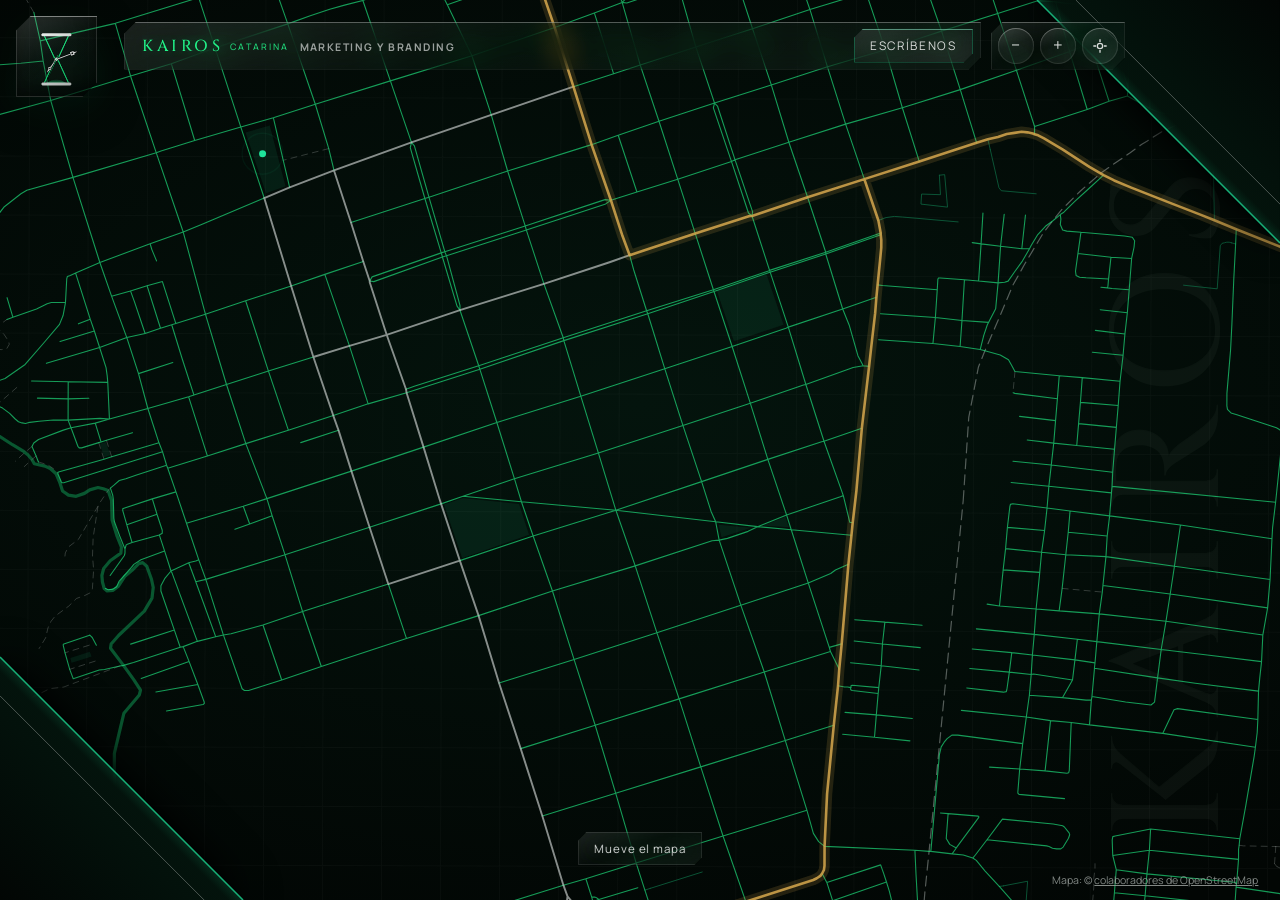
<file: kairos-beta/index.html>
<!doctype html>
<html lang="es">
<head>
<meta charset="utf-8">
<meta name="viewport" content="width=device-width,initial-scale=1,viewport-fit=cover">
<title>Kairos Catarina · Marketing y branding</title>
<meta name="description" content="Kairos Catarina: marketing y branding desde Mariquita, Tolima.">
<meta name="theme-color" content="#020604">
<meta property="og:type" content="website">
<meta property="og:site_name" content="Kairos Catarina">
<meta property="og:title" content="Kairos Catarina · Marketing y branding">
<meta property="og:description" content="Marketing y branding desde Mariquita, Tolima. Tu tiempo productivo.">
<meta property="og:url" content="https://kairos-beta-95m.pages.dev/">
<meta property="og:image" content="https://kairos-beta-95m.pages.dev/og-image.jpg">
<meta property="og:locale" content="es_CO">
<link rel="manifest" href="manifest.webmanifest">
<link rel="icon" href="favicon.png" type="image/png">
<link rel="apple-touch-icon" href="icon-192.png">
<link rel="stylesheet" href="fonts/fonts.css">
<style>
@font-face{font-family:Cinzel;font-weight:400 700;font-display:swap;src:url(fonts/cinzel-500.woff2) format('woff2')}
:root{
  --negro:#020604; --fondo:#03110b; --verde:#0a4a30; --verde2:#0f6b45;
  --plata:#d9dddb; --neon:#22f58a; --neon2:#14c96e; --plata2:#9aa09d; --oro:#d8a94e; --esmeralda:#1fe39b;
  --corte:12px;
  --esq:clamp(96px, 27vmin, 320px);
  --logo:clamp(54px, 9vmin, 104px);
  --margen:clamp(12px, 2.4vmin, 26px);
}
*{box-sizing:border-box;margin:0}
html,body{height:100%;background:var(--negro);color:var(--plata);font-family:Manrope,system-ui,sans-serif;overflow:hidden}
button{font:inherit;color:inherit}

/* ---------- Diapositiva 1: cuatro capas ---------- */
.escena{position:fixed;inset:0;overflow:hidden;background:radial-gradient(120% 90% at 50% 45%, #04140d 0%, var(--negro) 70%);touch-action:none;user-select:none;-webkit-user-select:none}

/* Capa 1: fondo negro + marca de agua */
.capa-fondo{position:absolute;inset:0;pointer-events:none}
.marca-agua{position:absolute;right:calc(var(--margen) + 1vmin);bottom:calc(var(--esq) * .25);font-family:Cinzel,serif;font-weight:600;
  font-size:clamp(64px, 17vmin, 220px);letter-spacing:.12em;line-height:1;color:rgba(217,221,219,.045);
  writing-mode:vertical-rl;transform:rotate(180deg);will-change:translate}

/* Capa 2: el mapa */
.capa-mapa{position:absolute;inset:0;width:100%;height:100%;display:block;cursor:grab}
.escena.moviendo .capa-mapa{cursor:grabbing}

/* Capa 3: el logo */
.logo{position:absolute;left:0;top:0;width:var(--logo);height:var(--logo);z-index:5;cursor:grab;touch-action:none;will-change:transform;
  filter:drop-shadow(0 12px 22px rgba(0,0,0,.6)) drop-shadow(0 0 14px rgba(34,245,138,.12));transition:filter .3s}
/* Ventana cuadrada Fare: vidrio con dos esquinas recortadas (arriba-izquierda y abajo-derecha) */
.logo .disco{position:absolute;inset:0;--c:clamp(8px, 18%, 16px);
  clip-path:polygon(var(--c) 0,100% 0,100% calc(100% - var(--c)),calc(100% - var(--c)) 100%,0 100%,0 var(--c));
  background:linear-gradient(150deg, rgba(255,255,255,.16), rgba(255,255,255,.035) 45%, rgba(2,6,4,.55));
  backdrop-filter:blur(10px) saturate(1.5);-webkit-backdrop-filter:blur(10px) saturate(1.5);
  box-shadow:inset 0 1px 0 rgba(255,255,255,.35), inset 0 0 0 1px rgba(217,221,219,.16), inset 0 -10px 18px rgba(0,0,0,.4);
  transition:scale .3s, box-shadow .3s}
.logo img,.logo svg{position:absolute;inset:10%;width:80%;height:80%;object-fit:contain;overflow:visible;pointer-events:none;-webkit-user-drag:none}
.logo.agarrado{cursor:grabbing;filter:drop-shadow(0 22px 36px rgba(0,0,0,.75)) drop-shadow(0 0 22px rgba(31,227,155,.3))}
.logo.agarrado .disco{scale:1.08;box-shadow:inset 0 1px 0 rgba(255,255,255,.4), inset 0 0 0 1px rgba(31,227,155,.55), inset 0 -10px 18px rgba(0,0,0,.4)}

/* Capa 4: esquinas triangulares fijas (el mapa pasa por debajo) */
.esquina{position:absolute;width:var(--esq);height:var(--esq);pointer-events:none;z-index:4;filter:drop-shadow(0 0 22px rgba(0,0,0,.95)) drop-shadow(0 0 6px rgba(0,0,0,.9))}
.esquina .cuerpo{position:absolute;inset:0;
  background:linear-gradient(var(--ang), #020604 0%, #03110b 38%, rgba(4,22,14,.86) 47%, rgba(10,74,48,.55) 50%);
  backdrop-filter:blur(7px) saturate(1.3);-webkit-backdrop-filter:blur(7px) saturate(1.3)}
.esquina svg{position:absolute;inset:0;width:100%;height:100%;overflow:visible}
.esquina.ar{top:0;right:0;--ang:225deg}
.esquina.ar .cuerpo{clip-path:polygon(0 0,100% 0,100% 100%)}
.esquina.ab{bottom:0;left:0;--ang:45deg}
.esquina.ab .cuerpo{clip-path:polygon(0 0,100% 100%,0 100%)}

/* ---------- Barra superior (del boceto): barra larga + caja de 3 botones ---------- */
.barra{position:absolute;z-index:6;top:var(--margen);left:calc(var(--margen) * 2 + var(--logo));right:calc(var(--margen) + min(var(--esq) * .55, 170px));display:flex;gap:10px;align-items:stretch;pointer-events:none}
.vidrio{background:linear-gradient(160deg, rgba(255,255,255,.10), rgba(255,255,255,.025) 45%, rgba(255,255,255,.05));
  backdrop-filter:blur(14px) saturate(1.6);-webkit-backdrop-filter:blur(14px) saturate(1.6);
  box-shadow:inset 0 1px 0 rgba(255,255,255,.22), inset 0 0 0 1px rgba(217,221,219,.12), 0 10px 30px rgba(0,0,0,.45)}
.corte{clip-path:polygon(var(--corte) 0,100% 0,100% calc(100% - var(--corte)),calc(100% - var(--corte)) 100%,0 100%,0 var(--corte))}
.larga{flex:1;min-width:0;display:flex;align-items:center;gap:12px;padding:0 8px 0 18px;height:48px;pointer-events:auto}
.larga .titulo{color:var(--neon);text-shadow:0 0 14px rgba(34,245,138,.35);font-family:Cinzel,serif;letter-spacing:.22em;font-size:1rem;font-weight:600;white-space:nowrap;overflow:hidden;text-overflow:ellipsis;flex:1}
.larga .titulo .firma{font-style:normal;text-shadow:none;font-family:Manrope,sans-serif;font-weight:500;letter-spacing:.24em;font-size:.56rem;color:var(--neon);opacity:.85;margin-left:7px;text-transform:uppercase;vertical-align:.1em}
.larga .titulo small{text-shadow:none;font-family:Manrope,sans-serif;letter-spacing:.14em;font-size:.66rem;color:var(--plata2);margin-left:10px;text-transform:uppercase}
.btn{position:relative;overflow:hidden;border:0;cursor:pointer;color:var(--plata);text-decoration:none;display:inline-flex;align-items:center;justify-content:center;gap:8px;transition:transform .2s, color .2s}
.btn::after{content:"";position:absolute;inset:0;background:linear-gradient(105deg, transparent 30%, rgba(255,255,255,.18) 50%, transparent 70%);transform:translateX(-120%);transition:transform .7s}
.btn:hover::after{transform:translateX(120%)}
.btn:hover{color:#fff}
.btn:active{transform:scale(.95)}
.btn-largo{--corte:9px;height:34px;padding:0 16px;font-size:.74rem;letter-spacing:.14em;text-transform:uppercase;white-space:nowrap;
  box-shadow:inset 0 1px 0 rgba(255,255,255,.25), inset 0 0 0 1px rgba(31,227,155,.35), 0 0 18px rgba(31,227,155,.12)}
.caja{display:flex;align-items:center;gap:6px;padding:0 7px;height:48px;pointer-events:auto}
.redondo{width:36px;height:36px;border-radius:50%;font-size:1.05rem;line-height:1}
.redondo svg{width:16px;height:16px}

/* Atribución del mapa (obligatoria) y pista */
.atrib{position:absolute;z-index:6;right:var(--margen);bottom:calc(var(--margen) * .6);font-size:.66rem;color:var(--plata2);opacity:.85;pointer-events:auto}
.atrib a{color:inherit}
.pista{position:absolute;z-index:6;left:50%;bottom:calc(var(--margen) * 1.6);translate:-50% 0;--corte:8px;padding:9px 16px;font-size:.72rem;letter-spacing:.08em;color:var(--plata);white-space:nowrap;pointer-events:none;transition:opacity .8s, translate .8s}
.pista.oculta{opacity:0;translate:-50% 12px}

@media (max-width:640px){
  .larga .titulo small{text-shadow:none;display:none}
  .larga{padding-left:12px;height:44px}.caja{height:44px}
  .barra{left:calc(var(--margen) * 2 + var(--logo));right:var(--margen);top:calc(var(--margen) + env(safe-area-inset-top))}
  .redondo{width:32px;height:32px}
  .btn-largo{padding:0 11px;letter-spacing:.08em}
}
@media (max-width:420px){ .larga .titulo{display:none} .larga{flex:0 0 auto;padding:0 6px} .barra{justify-content:flex-end} }
@media (prefers-reduced-motion:reduce){ .btn::after{display:none} }
</style>
</head>
<body>
<main class="escena" id="escena" aria-label="Kairos Catarina, mapa de Mariquita">
  <!-- Capa 1 -->
  <div class="capa-fondo" aria-hidden="true"><div class="marca-agua" id="marcaAgua">KAIROS</div></div>
  <!-- Capa 2 -->
  <canvas class="capa-mapa" id="mapa" role="img" aria-label="Mapa de las calles de Mariquita, Tolima"></canvas>
  <!-- Capa 4 -->
  <div class="esquina ar" aria-hidden="true"><div class="cuerpo"></div>
    <svg viewBox="0 0 100 100" preserveAspectRatio="none"><line x1="0" y1="0" x2="100" y2="100" stroke="#1fe39b" stroke-opacity=".75" stroke-width="1.6" vector-effect="non-scaling-stroke"/><line x1="16" y1="0" x2="100" y2="84" stroke="#d9dddb" stroke-opacity=".35" stroke-width="1" vector-effect="non-scaling-stroke"/></svg></div>
  <div class="esquina ab" aria-hidden="true"><div class="cuerpo"></div>
    <svg viewBox="0 0 100 100" preserveAspectRatio="none"><line x1="0" y1="0" x2="100" y2="100" stroke="#1fe39b" stroke-opacity=".75" stroke-width="1.6" vector-effect="non-scaling-stroke"/><line x1="0" y1="16" x2="84" y2="100" stroke="#d9dddb" stroke-opacity=".35" stroke-width="1" vector-effect="non-scaling-stroke"/></svg></div>
  <!-- Capa 3 -->
  <div class="logo" id="logo" role="img" aria-label="Logo de Kairos Catarina (reloj de arena con la hora real), se puede arrastrar"><div class="disco"></div><img src="logo-kairos-vivo.svg" alt="" draggable="false" data-kairos-reloj></div>

  <header class="barra">
    <div class="larga vidrio corte">
      <span class="titulo">KAIROS<em class="firma">Catarina</em><small>Marketing y branding</small></span>
      <a class="btn btn-largo vidrio corte" id="wa" href="https://wa.me/573159515688?text=Hola%20Kairos%20Catarina%2C%20quiero%20informaci%C3%B3n." target="_blank" rel="noopener">Escríbenos</a>
    </div>
    <div class="caja vidrio corte" role="group" aria-label="Controles del mapa">
      <button class="btn redondo vidrio" id="menos" aria-label="Alejar el mapa">−</button>
      <button class="btn redondo vidrio" id="mas" aria-label="Acercar el mapa">+</button>
      <button class="btn redondo vidrio" id="centro" aria-label="Volver al centro de Mariquita"><svg viewBox="0 0 24 24" fill="none" stroke="currentColor" stroke-width="2"><circle cx="12" cy="12" r="4"/><path d="M12 2v4M12 18v4M2 12h4M18 12h4"/></svg></button>
    </div>
  </header>

  <div class="pista vidrio corte" id="pista">Mueve el mapa</div>
  <div class="atrib">Mapa: © <a href="https://www.openstreetmap.org/copyright" target="_blank" rel="noopener">colaboradores de OpenStreetMap</a></div>
</main>

<script src="kairos-reloj.js" defer></script>
<script>
(()=>{
'use strict';
const escena=document.getElementById('escena'), lienzo=document.getElementById('mapa'), ctx=lienzo.getContext('2d');
const logo=document.getElementById('logo'), marca=document.getElementById('marcaAgua'), pista=document.getElementById('pista');
const quieto=matchMedia('(prefers-reduced-motion: reduce)').matches;
let W=0,H=0,DPR=1;

/* ---------- Datos del mapa (OpenStreetMap, en metros desde el centro) ---------- */
const PLAZA=[-305,-5];             // Plaza Mayor José Celestino Mutis
const CENTRO=[150,160];            // centro de la vista: plaza + barrios
const estilos={
  parque:{fill:'rgba(15,107,69,.20)'},
  agua:{c:'rgba(20,201,110,.40)',w:3.2},
  trunk:{c:'rgba(216,169,78,.85)',w:2.6,brillo:'rgba(216,169,78,.16)'},
  principal:{c:'rgba(217,221,219,.62)',w:1.9},
  calle:{c:'rgba(34,245,138,.62)',w:1.1},
  servicio:{c:'rgba(15,107,69,.85)',w:.9},
  sendero:{c:'rgba(154,160,157,.40)',w:.8,raya:[6,5]},
  tren:{c:'rgba(154,160,157,.55)',w:1.2,raya:[10,6]}
};
function grupo(t){
  if(t==='parque')return'parque'; if(t.startsWith('agua'))return'agua'; if(t==='tren')return'tren';
  if(/^trunk|^primary|^motorway/.test(t))return'trunk';
  if(/^secondary|^tertiary/.test(t))return'principal';
  if(/residential|unclassified|living_street|pedestrian/.test(t))return'calle';
  if(/service|services/.test(t))return'servicio';
  return'sendero';
}
const caminos={}; let listo=false;
function cargar(datos){
  for(const k in estilos)caminos[k]=new Path2D();
  for(const [tipo,,p] of datos.vias){
    const g=grupo(tipo), P=caminos[g];
    P.moveTo(p[0],p[1]); for(let i=2;i<p.length;i+=2)P.lineTo(p[i],p[i+1]);
    if(g==='parque')P.closePath();
  }
  listo=true;
}
(window.MAPA_MARIQUITA?Promise.resolve(window.MAPA_MARIQUITA):fetch('datos/mapa-mariquita.json').then(r=>r.json())).then(cargar).catch(()=>{});

/* ---------- Vista: lo que el usuario mueve + el movimiento solo ---------- */
const vista={x:CENTRO[0],y:CENTRO[1],z:1};      // z = acercamiento sobre la escala base
const meta={x:CENTRO[0],y:CENTRO[1],z:1};       // a dónde va (suavizado)
let base=1;                                     // píxeles por metro con z=1
let amp=1, ultimoToque=-1e9;                    // fuerza del movimiento solo
const par={x:0,y:0}, parMeta={x:0,y:0};         // paralaje del cursor (-1..1)

function medir(){
  DPR=Math.min(devicePixelRatio||1,2); W=innerWidth; H=innerHeight;
  lienzo.width=Math.round(W*DPR); lienzo.height=Math.round(H*DPR);
  base=Math.max(W,H)/2300;
  colocarLogo(true);
}
addEventListener('resize',medir);

function deriva(t){
  // Como las franjas de luz de Stylo: lento, continuo y sin repetirse a simple vista.
  const s=t/1000;
  return{
    x:420*Math.sin(s/23)+160*Math.sin(s/9.7+1.3),
    y:300*Math.sin(s/29+.8)+110*Math.cos(s/13.1),
    r:.075*Math.sin(s/37),
    z:1+.07*Math.sin(s/19+2)
  };
}

function dibujar(t){
  const k=.12;
  vista.x+=(meta.x-vista.x)*k; vista.y+=(meta.y-vista.y)*k; vista.z+=(meta.z-vista.z)*k;
  par.x+=(parMeta.x-par.x)*.06; par.y+=(parMeta.y-par.y)*.06;
  // el movimiento solo se apaga mientras alguien toca y vuelve suave a los 4 s
  const objetivo=(quieto||t-ultimoToque<4000)?0:1; amp+=(objetivo-amp)*.02;
  const d=quieto?{x:0,y:0,r:0,z:1}:deriva(t);
  const esc=base*vista.z*(1+(d.z-1)*amp), rot=d.r*amp;
  const cx=vista.x+d.x*amp/Math.max(vista.z,1), cy=vista.y+d.y*amp/Math.max(vista.z,1);
  const px=W/2-par.x*22, py=H/2-par.y*16;     // el mapa se va al lado contrario del cursor
  marca.style.translate=`${-par.x*7}px ${-par.y*5}px`;

  ctx.setTransform(1,0,0,1,0,0); ctx.clearRect(0,0,lienzo.width,lienzo.height);
  if(!listo)return;
  const c=Math.cos(rot)*esc*DPR, s=Math.sin(rot)*esc*DPR;
  ctx.setTransform(c,s,-s,c,px*DPR-(c*cx-s*cy),py*DPR-(s*cx+c*cy));
  const u=1/esc, grosor=Math.min(1.8,Math.max(.75,Math.sqrt(vista.z)));
  ctx.lineCap='round'; ctx.lineJoin='round';

  // cuadrícula de libreta (como el papel del boceto), parte del mapa
  const paso=100, r=Math.hypot(W,H)/esc*.6+paso;
  ctx.beginPath();
  for(let gx=Math.floor((cx-r)/paso)*paso;gx<cx+r;gx+=paso){ctx.moveTo(gx,cy-r);ctx.lineTo(gx,cy+r)}
  for(let gy=Math.floor((cy-r)/paso)*paso;gy<cy+r;gy+=paso){ctx.moveTo(cx-r,gy);ctx.lineTo(cx+r,gy)}
  ctx.strokeStyle='rgba(217,221,219,.035)'; ctx.lineWidth=u; ctx.stroke();

  ctx.fillStyle=estilos.parque.fill; ctx.fill(caminos.parque);
  for(const g of['agua','sendero','tren','servicio','calle','principal','trunk']){
    const e=estilos[g];
    if(e.brillo){ctx.strokeStyle=e.brillo; ctx.lineWidth=e.w*4*u*grosor; ctx.setLineDash([]); ctx.stroke(caminos[g]);}
    ctx.strokeStyle=e.c; ctx.lineWidth=e.w*u*grosor; ctx.setLineDash(e.raya?e.raya.map(v=>v*u):[]);
    ctx.stroke(caminos[g]);
  }
  ctx.setLineDash([]);
  // punto de la plaza: latido esmeralda
  const pulso=(t/1600)%1;
  ctx.beginPath(); ctx.arc(PLAZA[0],PLAZA[1],(4+18*pulso)*u,0,7); ctx.strokeStyle=`rgba(31,227,155,${.6*(1-pulso)})`; ctx.lineWidth=1.5*u; ctx.stroke();
  ctx.beginPath(); ctx.arc(PLAZA[0],PLAZA[1],3.5*u,0,7); ctx.fillStyle='#1fe39b'; ctx.fill();
}

/* ---------- Gestos sobre el mapa: 1 dedo/ratón mueve, 2 dedos o rueda acercan ---------- */
const dedos=new Map(); let ultimo=null;
const ZMIN=.45, ZMAX=9;
function aMundo(dx,dy){const e=base*vista.z; return[dx/e,dy/e]}
function zoomEn(f,sx,sy){
  const z0=meta.z, z1=Math.min(ZMAX,Math.max(ZMIN,z0*f)); if(z1===z0)return;
  const e0=base*z0, e1=base*z1, ox=sx-W/2, oy=sy-H/2;
  meta.x+=ox/e0-ox/e1; meta.y+=oy/e0-oy/e1; meta.z=z1;
}
function tocado(){ultimoToque=performance.now(); pista.classList.add('oculta')}
function estado(){
  const p=[...dedos.values()];
  if(p.length===1)return{x:p[0].x,y:p[0].y,d:0};
  const [a,b]=p; return{x:(a.x+b.x)/2,y:(a.y+b.y)/2,d:Math.hypot(a.x-b.x,a.y-b.y)};
}
lienzo.addEventListener('pointerdown',e=>{
  lienzo.setPointerCapture(e.pointerId); dedos.set(e.pointerId,{x:e.clientX,y:e.clientY});
  ultimo=estado(); escena.classList.add('moviendo'); tocado();
});
lienzo.addEventListener('pointermove',e=>{
  if(e.pointerType==='mouse'){parMeta.x=e.clientX/W*2-1; parMeta.y=e.clientY/H*2-1}
  if(!dedos.has(e.pointerId))return;
  dedos.set(e.pointerId,{x:e.clientX,y:e.clientY});
  if(dedos.size>2)return;
  const a=estado();
  if(ultimo){
    const [mx,my]=aMundo(a.x-ultimo.x,a.y-ultimo.y); meta.x-=mx; meta.y-=my; vista.x-=mx; vista.y-=my;
    if(a.d&&ultimo.d)zoomEn(a.d/ultimo.d,a.x,a.y);
  }
  ultimo=a; tocado();
});
function soltar(e){dedos.delete(e.pointerId); ultimo=dedos.size?estado():null; if(!dedos.size)escena.classList.remove('moviendo')}
lienzo.addEventListener('pointerup',soltar); lienzo.addEventListener('pointercancel',soltar);
lienzo.addEventListener('pointerleave',e=>{if(e.pointerType==='mouse'){parMeta.x=0;parMeta.y=0}});
lienzo.addEventListener('wheel',e=>{e.preventDefault(); zoomEn(Math.exp(-e.deltaY*.0015),e.clientX,e.clientY); tocado()},{passive:false});
lienzo.addEventListener('dblclick',e=>{zoomEn(1.8,e.clientX,e.clientY); tocado()});
document.getElementById('mas').onclick=()=>{zoomEn(1.5,W/2,H/2);tocado()};
document.getElementById('menos').onclick=()=>{zoomEn(1/1.5,W/2,H/2);tocado()};
document.getElementById('centro').onclick=()=>{meta.x=CENTRO[0];meta.y=CENTRO[1];meta.z=1;ultimoToque=performance.now()-2500};
// Dentro de la Administración de Kairos (la web va en un marco): las letras y Borrar/Esc pasan a la app,
// igual que en Stylo (M menú, A S V B abren o cierran las webs, Borrar vuelve). Fuera de la app no hace nada.
(function(){let enMarco=false; try{enMarco=window.top!==window}catch(x){enMarco=true}
  if(!enMarco)return;
  addEventListener('keydown',e=>{
    if(e.defaultPrevented||e.ctrlKey||e.metaKey||e.altKey||!/^([a-zA-ZñÑ¡¿]|Backspace|Escape)$/.test(e.key))return;
    const t=e.target; if(t&&(t.isContentEditable||/^(INPUT|TEXTAREA|SELECT)$/.test(t.tagName)))return;
    if(e.key==='Backspace')e.preventDefault();
    try{parent.postMessage({sv:'tecla',key:e.key},'*')}catch(x){}
  });
})();
// Teclado (Juan, 18-nov): flechas mueven el mapa, + − acercan/alejan, 0 vuelve al centro
addEventListener('keydown',e=>{
  if(e.ctrlKey||e.metaKey||e.altKey||/INPUT|TEXTAREA|SELECT/.test(e.target.tagName))return;
  const paso=.18/(base*meta.z), k=e.key;
  if(k==='ArrowLeft'){meta.x-=W*paso}else if(k==='ArrowRight'){meta.x+=W*paso}
  else if(k==='ArrowUp'){meta.y-=H*paso}else if(k==='ArrowDown'){meta.y+=H*paso}
  else if(k==='+'||k==='='){zoomEn(1.5,W/2,H/2)}else if(k==='-'||k==='_'){zoomEn(1/1.5,W/2,H/2)}
  else if(k==='0'){document.getElementById('centro').click();return}
  else return;
  e.preventDefault(); tocado();
});
addEventListener('pointermove',e=>{if(e.pointerType==='mouse'&&e.target!==lienzo){parMeta.x=e.clientX/W*2-1; parMeta.y=e.clientY/H*2-1}});

/* ---------- Logo arrastrable: vuelve a su sitio al soltarlo ---------- */
const L={x:0,y:0,casaX:0,casaY:0,agarrado:false,offX:0,offY:0,vx:0,ultX:0,ultT:0,id:null};
function colocarLogo(saltar){
  const m=parseFloat(getComputedStyle(document.documentElement).getPropertyValue('--margen'))||16;
  L.casaX=m; L.casaY=m+(parseFloat(getComputedStyle(document.body).getPropertyValue('padding-top'))||0);
  if(saltar&&!L.agarrado){L.x=L.casaX; L.y=L.casaY; pintarLogo()}
}
function pintarLogo(){logo.style.transform=`translate3d(${L.x+par.x*6}px,${L.y+par.y*5}px,0)`}
logo.addEventListener('pointerdown',e=>{
  e.preventDefault(); logo.setPointerCapture(e.pointerId); L.id=e.pointerId;
  L.agarrado=true; L.offX=e.clientX-L.x; L.offY=e.clientY-L.y; L.ultX=e.clientX; L.ultT=performance.now(); L.vx=0;
  logo.classList.add('agarrado'); logo.style.transition='none'; tocado();
});
logo.addEventListener('pointermove',e=>{
  if(!L.agarrado||e.pointerId!==L.id)return;
  const s=logo.offsetWidth;
  L.x=Math.min(W-s,Math.max(0,e.clientX-L.offX)); L.y=Math.min(H-s,Math.max(0,e.clientY-L.offY));
  const now=performance.now(), dt=Math.max(1,now-L.ultT), v=(e.clientX-L.ultX)/dt;
  L.vx=L.vx*.6+v*.4; L.ultX=e.clientX; L.ultT=now;
  pintarLogo();
});
function soltarLogo(e){
  if(!L.agarrado||e.pointerId!==L.id)return;
  L.agarrado=false; logo.classList.remove('agarrado');
  logo.style.transition='transform .75s cubic-bezier(.34,1.45,.55,1)';
  L.x=L.casaX; L.y=L.casaY; pintarLogo();
  setTimeout(()=>{if(!L.agarrado)logo.style.transition='none'},800);
}
logo.addEventListener('pointerup',soltarLogo); logo.addEventListener('pointercancel',soltarLogo);

/* ---------- Bucle ---------- */
logo.style.transition='none';
medir();
function bucle(t){dibujar(t); if(!L.agarrado&&logo.style.transition==='none')pintarLogo(); requestAnimationFrame(bucle)}
requestAnimationFrame(bucle);
setTimeout(()=>pista.classList.add('oculta'),9000);

if('serviceWorker' in navigator&&location.protocol==='https:'&&!window.MAPA_MARIQUITA)navigator.serviceWorker.register('sw.js').catch(()=>{});
})();
</script>
</body>
</html>
</file>
<file: armario-fare-beta/fonts/fonts.css>
/* Letras incluidas en la app (licencia OFL); así no se descarga nada de Google. */
@font-face {
  font-family: 'Bricolage Grotesque';
  font-style: normal;
  font-weight: 500;
  font-stretch: 100%;
  font-display: swap;
  src: url(bricolage-grotesque-0.woff2) format('woff2');
  unicode-range: U+0000-00FF, U+0131, U+0152-0153, U+02BB-02BC, U+02C6, U+02DA, U+02DC, U+0304, U+0308, U+0329, U+2000-206F, U+20AC, U+2122, U+2191, U+2193, U+2212, U+2215, U+FEFF, U+FFFD;
}
@font-face {
  font-family: 'Bricolage Grotesque';
  font-style: normal;
  font-weight: 700;
  font-stretch: 100%;
  font-display: swap;
  src: url(bricolage-grotesque-0.woff2) format('woff2');
  unicode-range: U+0000-00FF, U+0131, U+0152-0153, U+02BB-02BC, U+02C6, U+02DA, U+02DC, U+0304, U+0308, U+0329, U+2000-206F, U+20AC, U+2122, U+2191, U+2193, U+2212, U+2215, U+FEFF, U+FFFD;
}
@font-face {
  font-family: 'JetBrains Mono';
  font-style: normal;
  font-weight: 400;
  font-display: swap;
  src: url(jetbrains-mono-1.woff2) format('woff2');
  unicode-range: U+0000-00FF, U+0131, U+0152-0153, U+02BB-02BC, U+02C6, U+02DA, U+02DC, U+0304, U+0308, U+0329, U+2000-206F, U+20AC, U+2122, U+2191, U+2193, U+2212, U+2215, U+FEFF, U+FFFD;
}
@font-face {
  font-family: 'JetBrains Mono';
  font-style: normal;
  font-weight: 600;
  font-display: swap;
  src: url(jetbrains-mono-1.woff2) format('woff2');
  unicode-range: U+0000-00FF, U+0131, U+0152-0153, U+02BB-02BC, U+02C6, U+02DA, U+02DC, U+0304, U+0308, U+0329, U+2000-206F, U+20AC, U+2122, U+2191, U+2193, U+2212, U+2215, U+FEFF, U+FFFD;
}
@font-face {
  font-family: 'Manrope';
  font-style: normal;
  font-weight: 400;
  font-display: swap;
  src: url(manrope-2.woff2) format('woff2');
  unicode-range: U+0000-00FF, U+0131, U+0152-0153, U+02BB-02BC, U+02C6, U+02DA, U+02DC, U+0304, U+0308, U+0329, U+2000-206F, U+20AC, U+2122, U+2191, U+2193, U+2212, U+2215, U+FEFF, U+FFFD;
}
@font-face {
  font-family: 'Manrope';
  font-style: normal;
  font-weight: 500;
  font-display: swap;
  src: url(manrope-2.woff2) format('woff2');
  unicode-range: U+0000-00FF, U+0131, U+0152-0153, U+02BB-02BC, U+02C6, U+02DA, U+02DC, U+0304, U+0308, U+0329, U+2000-206F, U+20AC, U+2122, U+2191, U+2193, U+2212, U+2215, U+FEFF, U+FFFD;
}
@font-face {
  font-family: 'Manrope';
  font-style: normal;
  font-weight: 700;
  font-display: swap;
  src: url(manrope-2.woff2) format('woff2');
  unicode-range: U+0000-00FF, U+0131, U+0152-0153, U+02BB-02BC, U+02C6, U+02DA, U+02DC, U+0304, U+0308, U+0329, U+2000-206F, U+20AC, U+2122, U+2191, U+2193, U+2212, U+2215, U+FEFF, U+FFFD;
}
</file>
<file: armario-fare/fonts/fonts.css>
/* Letras incluidas en la app (licencia OFL); así no se descarga nada de Google. */
@font-face {
  font-family: 'Bricolage Grotesque';
  font-style: normal;
  font-weight: 500;
  font-stretch: 100%;
  font-display: swap;
  src: url(bricolage-grotesque-0.woff2) format('woff2');
  unicode-range: U+0000-00FF, U+0131, U+0152-0153, U+02BB-02BC, U+02C6, U+02DA, U+02DC, U+0304, U+0308, U+0329, U+2000-206F, U+20AC, U+2122, U+2191, U+2193, U+2212, U+2215, U+FEFF, U+FFFD;
}
@font-face {
  font-family: 'Bricolage Grotesque';
  font-style: normal;
  font-weight: 700;
  font-stretch: 100%;
  font-display: swap;
  src: url(bricolage-grotesque-0.woff2) format('woff2');
  unicode-range: U+0000-00FF, U+0131, U+0152-0153, U+02BB-02BC, U+02C6, U+02DA, U+02DC, U+0304, U+0308, U+0329, U+2000-206F, U+20AC, U+2122, U+2191, U+2193, U+2212, U+2215, U+FEFF, U+FFFD;
}
@font-face {
  font-family: 'JetBrains Mono';
  font-style: normal;
  font-weight: 400;
  font-display: swap;
  src: url(jetbrains-mono-1.woff2) format('woff2');
  unicode-range: U+0000-00FF, U+0131, U+0152-0153, U+02BB-02BC, U+02C6, U+02DA, U+02DC, U+0304, U+0308, U+0329, U+2000-206F, U+20AC, U+2122, U+2191, U+2193, U+2212, U+2215, U+FEFF, U+FFFD;
}
@font-face {
  font-family: 'JetBrains Mono';
  font-style: normal;
  font-weight: 600;
  font-display: swap;
  src: url(jetbrains-mono-1.woff2) format('woff2');
  unicode-range: U+0000-00FF, U+0131, U+0152-0153, U+02BB-02BC, U+02C6, U+02DA, U+02DC, U+0304, U+0308, U+0329, U+2000-206F, U+20AC, U+2122, U+2191, U+2193, U+2212, U+2215, U+FEFF, U+FFFD;
}
@font-face {
  font-family: 'Manrope';
  font-style: normal;
  font-weight: 400;
  font-display: swap;
  src: url(manrope-2.woff2) format('woff2');
  unicode-range: U+0000-00FF, U+0131, U+0152-0153, U+02BB-02BC, U+02C6, U+02DA, U+02DC, U+0304, U+0308, U+0329, U+2000-206F, U+20AC, U+2122, U+2191, U+2193, U+2212, U+2215, U+FEFF, U+FFFD;
}
@font-face {
  font-family: 'Manrope';
  font-style: normal;
  font-weight: 500;
  font-display: swap;
  src: url(manrope-2.woff2) format('woff2');
  unicode-range: U+0000-00FF, U+0131, U+0152-0153, U+02BB-02BC, U+02C6, U+02DA, U+02DC, U+0304, U+0308, U+0329, U+2000-206F, U+20AC, U+2122, U+2191, U+2193, U+2212, U+2215, U+FEFF, U+FFFD;
}
@font-face {
  font-family: 'Manrope';
  font-style: normal;
  font-weight: 700;
  font-display: swap;
  src: url(manrope-2.woff2) format('woff2');
  unicode-range: U+0000-00FF, U+0131, U+0152-0153, U+02BB-02BC, U+02C6, U+02DA, U+02DC, U+0304, U+0308, U+0329, U+2000-206F, U+20AC, U+2122, U+2191, U+2193, U+2212, U+2215, U+FEFF, U+FFFD;
}
</file>
<file: audio-fare-beta/fonts/fonts.css>
/* Letras incluidas en la app (licencia OFL); así no se descarga nada de Google. */
@font-face {
  font-family: 'Bricolage Grotesque';
  font-style: normal;
  font-weight: 500;
  font-stretch: 100%;
  font-display: swap;
  src: url(bricolage-grotesque-0.woff2) format('woff2');
  unicode-range: U+0000-00FF, U+0131, U+0152-0153, U+02BB-02BC, U+02C6, U+02DA, U+02DC, U+0304, U+0308, U+0329, U+2000-206F, U+20AC, U+2122, U+2191, U+2193, U+2212, U+2215, U+FEFF, U+FFFD;
}
@font-face {
  font-family: 'Bricolage Grotesque';
  font-style: normal;
  font-weight: 700;
  font-stretch: 100%;
  font-display: swap;
  src: url(bricolage-grotesque-0.woff2) format('woff2');
  unicode-range: U+0000-00FF, U+0131, U+0152-0153, U+02BB-02BC, U+02C6, U+02DA, U+02DC, U+0304, U+0308, U+0329, U+2000-206F, U+20AC, U+2122, U+2191, U+2193, U+2212, U+2215, U+FEFF, U+FFFD;
}
@font-face {
  font-family: 'JetBrains Mono';
  font-style: normal;
  font-weight: 400;
  font-display: swap;
  src: url(jetbrains-mono-1.woff2) format('woff2');
  unicode-range: U+0000-00FF, U+0131, U+0152-0153, U+02BB-02BC, U+02C6, U+02DA, U+02DC, U+0304, U+0308, U+0329, U+2000-206F, U+20AC, U+2122, U+2191, U+2193, U+2212, U+2215, U+FEFF, U+FFFD;
}
@font-face {
  font-family: 'JetBrains Mono';
  font-style: normal;
  font-weight: 600;
  font-display: swap;
  src: url(jetbrains-mono-1.woff2) format('woff2');
  unicode-range: U+0000-00FF, U+0131, U+0152-0153, U+02BB-02BC, U+02C6, U+02DA, U+02DC, U+0304, U+0308, U+0329, U+2000-206F, U+20AC, U+2122, U+2191, U+2193, U+2212, U+2215, U+FEFF, U+FFFD;
}
@font-face {
  font-family: 'Manrope';
  font-style: normal;
  font-weight: 400;
  font-display: swap;
  src: url(manrope-2.woff2) format('woff2');
  unicode-range: U+0000-00FF, U+0131, U+0152-0153, U+02BB-02BC, U+02C6, U+02DA, U+02DC, U+0304, U+0308, U+0329, U+2000-206F, U+20AC, U+2122, U+2191, U+2193, U+2212, U+2215, U+FEFF, U+FFFD;
}
@font-face {
  font-family: 'Manrope';
  font-style: normal;
  font-weight: 500;
  font-display: swap;
  src: url(manrope-2.woff2) format('woff2');
  unicode-range: U+0000-00FF, U+0131, U+0152-0153, U+02BB-02BC, U+02C6, U+02DA, U+02DC, U+0304, U+0308, U+0329, U+2000-206F, U+20AC, U+2122, U+2191, U+2193, U+2212, U+2215, U+FEFF, U+FFFD;
}
@font-face {
  font-family: 'Manrope';
  font-style: normal;
  font-weight: 700;
  font-display: swap;
  src: url(manrope-2.woff2) format('woff2');
  unicode-range: U+0000-00FF, U+0131, U+0152-0153, U+02BB-02BC, U+02C6, U+02DA, U+02DC, U+0304, U+0308, U+0329, U+2000-206F, U+20AC, U+2122, U+2191, U+2193, U+2212, U+2215, U+FEFF, U+FFFD;
}
</file>
<file: audio-fare/fonts/fonts.css>
/* Letras incluidas en la app (licencia OFL); así no se descarga nada de Google. */
@font-face {
  font-family: 'Bricolage Grotesque';
  font-style: normal;
  font-weight: 500;
  font-stretch: 100%;
  font-display: swap;
  src: url(bricolage-grotesque-0.woff2) format('woff2');
  unicode-range: U+0000-00FF, U+0131, U+0152-0153, U+02BB-02BC, U+02C6, U+02DA, U+02DC, U+0304, U+0308, U+0329, U+2000-206F, U+20AC, U+2122, U+2191, U+2193, U+2212, U+2215, U+FEFF, U+FFFD;
}
@font-face {
  font-family: 'Bricolage Grotesque';
  font-style: normal;
  font-weight: 700;
  font-stretch: 100%;
  font-display: swap;
  src: url(bricolage-grotesque-0.woff2) format('woff2');
  unicode-range: U+0000-00FF, U+0131, U+0152-0153, U+02BB-02BC, U+02C6, U+02DA, U+02DC, U+0304, U+0308, U+0329, U+2000-206F, U+20AC, U+2122, U+2191, U+2193, U+2212, U+2215, U+FEFF, U+FFFD;
}
@font-face {
  font-family: 'JetBrains Mono';
  font-style: normal;
  font-weight: 400;
  font-display: swap;
  src: url(jetbrains-mono-1.woff2) format('woff2');
  unicode-range: U+0000-00FF, U+0131, U+0152-0153, U+02BB-02BC, U+02C6, U+02DA, U+02DC, U+0304, U+0308, U+0329, U+2000-206F, U+20AC, U+2122, U+2191, U+2193, U+2212, U+2215, U+FEFF, U+FFFD;
}
@font-face {
  font-family: 'JetBrains Mono';
  font-style: normal;
  font-weight: 600;
  font-display: swap;
  src: url(jetbrains-mono-1.woff2) format('woff2');
  unicode-range: U+0000-00FF, U+0131, U+0152-0153, U+02BB-02BC, U+02C6, U+02DA, U+02DC, U+0304, U+0308, U+0329, U+2000-206F, U+20AC, U+2122, U+2191, U+2193, U+2212, U+2215, U+FEFF, U+FFFD;
}
@font-face {
  font-family: 'Manrope';
  font-style: normal;
  font-weight: 400;
  font-display: swap;
  src: url(manrope-2.woff2) format('woff2');
  unicode-range: U+0000-00FF, U+0131, U+0152-0153, U+02BB-02BC, U+02C6, U+02DA, U+02DC, U+0304, U+0308, U+0329, U+2000-206F, U+20AC, U+2122, U+2191, U+2193, U+2212, U+2215, U+FEFF, U+FFFD;
}
@font-face {
  font-family: 'Manrope';
  font-style: normal;
  font-weight: 500;
  font-display: swap;
  src: url(manrope-2.woff2) format('woff2');
  unicode-range: U+0000-00FF, U+0131, U+0152-0153, U+02BB-02BC, U+02C6, U+02DA, U+02DC, U+0304, U+0308, U+0329, U+2000-206F, U+20AC, U+2122, U+2191, U+2193, U+2212, U+2215, U+FEFF, U+FFFD;
}
@font-face {
  font-family: 'Manrope';
  font-style: normal;
  font-weight: 700;
  font-display: swap;
  src: url(manrope-2.woff2) format('woff2');
  unicode-range: U+0000-00FF, U+0131, U+0152-0153, U+02BB-02BC, U+02C6, U+02DA, U+02DC, U+0304, U+0308, U+0329, U+2000-206F, U+20AC, U+2122, U+2191, U+2193, U+2212, U+2215, U+FEFF, U+FFFD;
}
</file>
<file: faresite-beta/fonts/fonts.css>
/* Letras incluidas en la app (licencia OFL); así no se descarga nada de Google. */
@font-face {
  font-family: 'Bricolage Grotesque';
  font-style: normal;
  font-weight: 500;
  font-stretch: 100%;
  font-display: swap;
  src: url(bricolage-grotesque-0.woff2) format('woff2');
  unicode-range: U+0000-00FF, U+0131, U+0152-0153, U+02BB-02BC, U+02C6, U+02DA, U+02DC, U+0304, U+0308, U+0329, U+2000-206F, U+20AC, U+2122, U+2191, U+2193, U+2212, U+2215, U+FEFF, U+FFFD;
}
@font-face {
  font-family: 'Bricolage Grotesque';
  font-style: normal;
  font-weight: 700;
  font-stretch: 100%;
  font-display: swap;
  src: url(bricolage-grotesque-0.woff2) format('woff2');
  unicode-range: U+0000-00FF, U+0131, U+0152-0153, U+02BB-02BC, U+02C6, U+02DA, U+02DC, U+0304, U+0308, U+0329, U+2000-206F, U+20AC, U+2122, U+2191, U+2193, U+2212, U+2215, U+FEFF, U+FFFD;
}
@font-face {
  font-family: 'JetBrains Mono';
  font-style: normal;
  font-weight: 400;
  font-display: swap;
  src: url(jetbrains-mono-1.woff2) format('woff2');
  unicode-range: U+0000-00FF, U+0131, U+0152-0153, U+02BB-02BC, U+02C6, U+02DA, U+02DC, U+0304, U+0308, U+0329, U+2000-206F, U+20AC, U+2122, U+2191, U+2193, U+2212, U+2215, U+FEFF, U+FFFD;
}
@font-face {
  font-family: 'JetBrains Mono';
  font-style: normal;
  font-weight: 600;
  font-display: swap;
  src: url(jetbrains-mono-1.woff2) format('woff2');
  unicode-range: U+0000-00FF, U+0131, U+0152-0153, U+02BB-02BC, U+02C6, U+02DA, U+02DC, U+0304, U+0308, U+0329, U+2000-206F, U+20AC, U+2122, U+2191, U+2193, U+2212, U+2215, U+FEFF, U+FFFD;
}
@font-face {
  font-family: 'Manrope';
  font-style: normal;
  font-weight: 400;
  font-display: swap;
  src: url(manrope-2.woff2) format('woff2');
  unicode-range: U+0000-00FF, U+0131, U+0152-0153, U+02BB-02BC, U+02C6, U+02DA, U+02DC, U+0304, U+0308, U+0329, U+2000-206F, U+20AC, U+2122, U+2191, U+2193, U+2212, U+2215, U+FEFF, U+FFFD;
}
@font-face {
  font-family: 'Manrope';
  font-style: normal;
  font-weight: 500;
  font-display: swap;
  src: url(manrope-2.woff2) format('woff2');
  unicode-range: U+0000-00FF, U+0131, U+0152-0153, U+02BB-02BC, U+02C6, U+02DA, U+02DC, U+0304, U+0308, U+0329, U+2000-206F, U+20AC, U+2122, U+2191, U+2193, U+2212, U+2215, U+FEFF, U+FFFD;
}
@font-face {
  font-family: 'Manrope';
  font-style: normal;
  font-weight: 700;
  font-display: swap;
  src: url(manrope-2.woff2) format('woff2');
  unicode-range: U+0000-00FF, U+0131, U+0152-0153, U+02BB-02BC, U+02C6, U+02DA, U+02DC, U+0304, U+0308, U+0329, U+2000-206F, U+20AC, U+2122, U+2191, U+2193, U+2212, U+2215, U+FEFF, U+FFFD;
}
</file>
<file: faresite/fonts/fonts.css>
/* Letras incluidas en la app (licencia OFL); así no se descarga nada de Google. */
@font-face {
  font-family: 'Bricolage Grotesque';
  font-style: normal;
  font-weight: 500;
  font-stretch: 100%;
  font-display: swap;
  src: url(bricolage-grotesque-0.woff2) format('woff2');
  unicode-range: U+0000-00FF, U+0131, U+0152-0153, U+02BB-02BC, U+02C6, U+02DA, U+02DC, U+0304, U+0308, U+0329, U+2000-206F, U+20AC, U+2122, U+2191, U+2193, U+2212, U+2215, U+FEFF, U+FFFD;
}
@font-face {
  font-family: 'Bricolage Grotesque';
  font-style: normal;
  font-weight: 700;
  font-stretch: 100%;
  font-display: swap;
  src: url(bricolage-grotesque-0.woff2) format('woff2');
  unicode-range: U+0000-00FF, U+0131, U+0152-0153, U+02BB-02BC, U+02C6, U+02DA, U+02DC, U+0304, U+0308, U+0329, U+2000-206F, U+20AC, U+2122, U+2191, U+2193, U+2212, U+2215, U+FEFF, U+FFFD;
}
@font-face {
  font-family: 'JetBrains Mono';
  font-style: normal;
  font-weight: 400;
  font-display: swap;
  src: url(jetbrains-mono-1.woff2) format('woff2');
  unicode-range: U+0000-00FF, U+0131, U+0152-0153, U+02BB-02BC, U+02C6, U+02DA, U+02DC, U+0304, U+0308, U+0329, U+2000-206F, U+20AC, U+2122, U+2191, U+2193, U+2212, U+2215, U+FEFF, U+FFFD;
}
@font-face {
  font-family: 'JetBrains Mono';
  font-style: normal;
  font-weight: 600;
  font-display: swap;
  src: url(jetbrains-mono-1.woff2) format('woff2');
  unicode-range: U+0000-00FF, U+0131, U+0152-0153, U+02BB-02BC, U+02C6, U+02DA, U+02DC, U+0304, U+0308, U+0329, U+2000-206F, U+20AC, U+2122, U+2191, U+2193, U+2212, U+2215, U+FEFF, U+FFFD;
}
@font-face {
  font-family: 'Manrope';
  font-style: normal;
  font-weight: 400;
  font-display: swap;
  src: url(manrope-2.woff2) format('woff2');
  unicode-range: U+0000-00FF, U+0131, U+0152-0153, U+02BB-02BC, U+02C6, U+02DA, U+02DC, U+0304, U+0308, U+0329, U+2000-206F, U+20AC, U+2122, U+2191, U+2193, U+2212, U+2215, U+FEFF, U+FFFD;
}
@font-face {
  font-family: 'Manrope';
  font-style: normal;
  font-weight: 500;
  font-display: swap;
  src: url(manrope-2.woff2) format('woff2');
  unicode-range: U+0000-00FF, U+0131, U+0152-0153, U+02BB-02BC, U+02C6, U+02DA, U+02DC, U+0304, U+0308, U+0329, U+2000-206F, U+20AC, U+2122, U+2191, U+2193, U+2212, U+2215, U+FEFF, U+FFFD;
}
@font-face {
  font-family: 'Manrope';
  font-style: normal;
  font-weight: 700;
  font-display: swap;
  src: url(manrope-2.woff2) format('woff2');
  unicode-range: U+0000-00FF, U+0131, U+0152-0153, U+02BB-02BC, U+02C6, U+02DA, U+02DC, U+0304, U+0308, U+0329, U+2000-206F, U+20AC, U+2122, U+2191, U+2193, U+2212, U+2215, U+FEFF, U+FFFD;
}
</file>
<file: kairos-beta/fonts/fonts.css>
/* Letras incluidas en la app (licencia OFL); así no se descarga nada de Google. */
@font-face {
  font-family: 'JetBrains Mono';
  font-style: normal;
  font-weight: 400;
  font-display: swap;
  src: url(jetbrains-mono-1.woff2) format('woff2');
  unicode-range: U+0000-00FF, U+0131, U+0152-0153, U+02BB-02BC, U+02C6, U+02DA, U+02DC, U+0304, U+0308, U+0329, U+2000-206F, U+20AC, U+2122, U+2191, U+2193, U+2212, U+2215, U+FEFF, U+FFFD;
}
@font-face {
  font-family: 'JetBrains Mono';
  font-style: normal;
  font-weight: 600;
  font-display: swap;
  src: url(jetbrains-mono-1.woff2) format('woff2');
  unicode-range: U+0000-00FF, U+0131, U+0152-0153, U+02BB-02BC, U+02C6, U+02DA, U+02DC, U+0304, U+0308, U+0329, U+2000-206F, U+20AC, U+2122, U+2191, U+2193, U+2212, U+2215, U+FEFF, U+FFFD;
}
@font-face {
  font-family: 'Manrope';
  font-style: normal;
  font-weight: 400;
  font-display: swap;
  src: url(manrope-2.woff2) format('woff2');
  unicode-range: U+0000-00FF, U+0131, U+0152-0153, U+02BB-02BC, U+02C6, U+02DA, U+02DC, U+0304, U+0308, U+0329, U+2000-206F, U+20AC, U+2122, U+2191, U+2193, U+2212, U+2215, U+FEFF, U+FFFD;
}
@font-face {
  font-family: 'Manrope';
  font-style: normal;
  font-weight: 500;
  font-display: swap;
  src: url(manrope-2.woff2) format('woff2');
  unicode-range: U+0000-00FF, U+0131, U+0152-0153, U+02BB-02BC, U+02C6, U+02DA, U+02DC, U+0304, U+0308, U+0329, U+2000-206F, U+20AC, U+2122, U+2191, U+2193, U+2212, U+2215, U+FEFF, U+FFFD;
}
@font-face {
  font-family: 'Manrope';
  font-style: normal;
  font-weight: 700;
  font-display: swap;
  src: url(manrope-2.woff2) format('woff2');
  unicode-range: U+0000-00FF, U+0131, U+0152-0153, U+02BB-02BC, U+02C6, U+02DA, U+02DC, U+0304, U+0308, U+0329, U+2000-206F, U+20AC, U+2122, U+2191, U+2193, U+2212, U+2215, U+FEFF, U+FFFD;
}
@font-face {
  font-family: 'Cinzel';
  font-style: normal;
  font-weight: 500;
  font-display: swap;
  src: url(cinzel-500.woff2) format('woff2');
}
</file>
